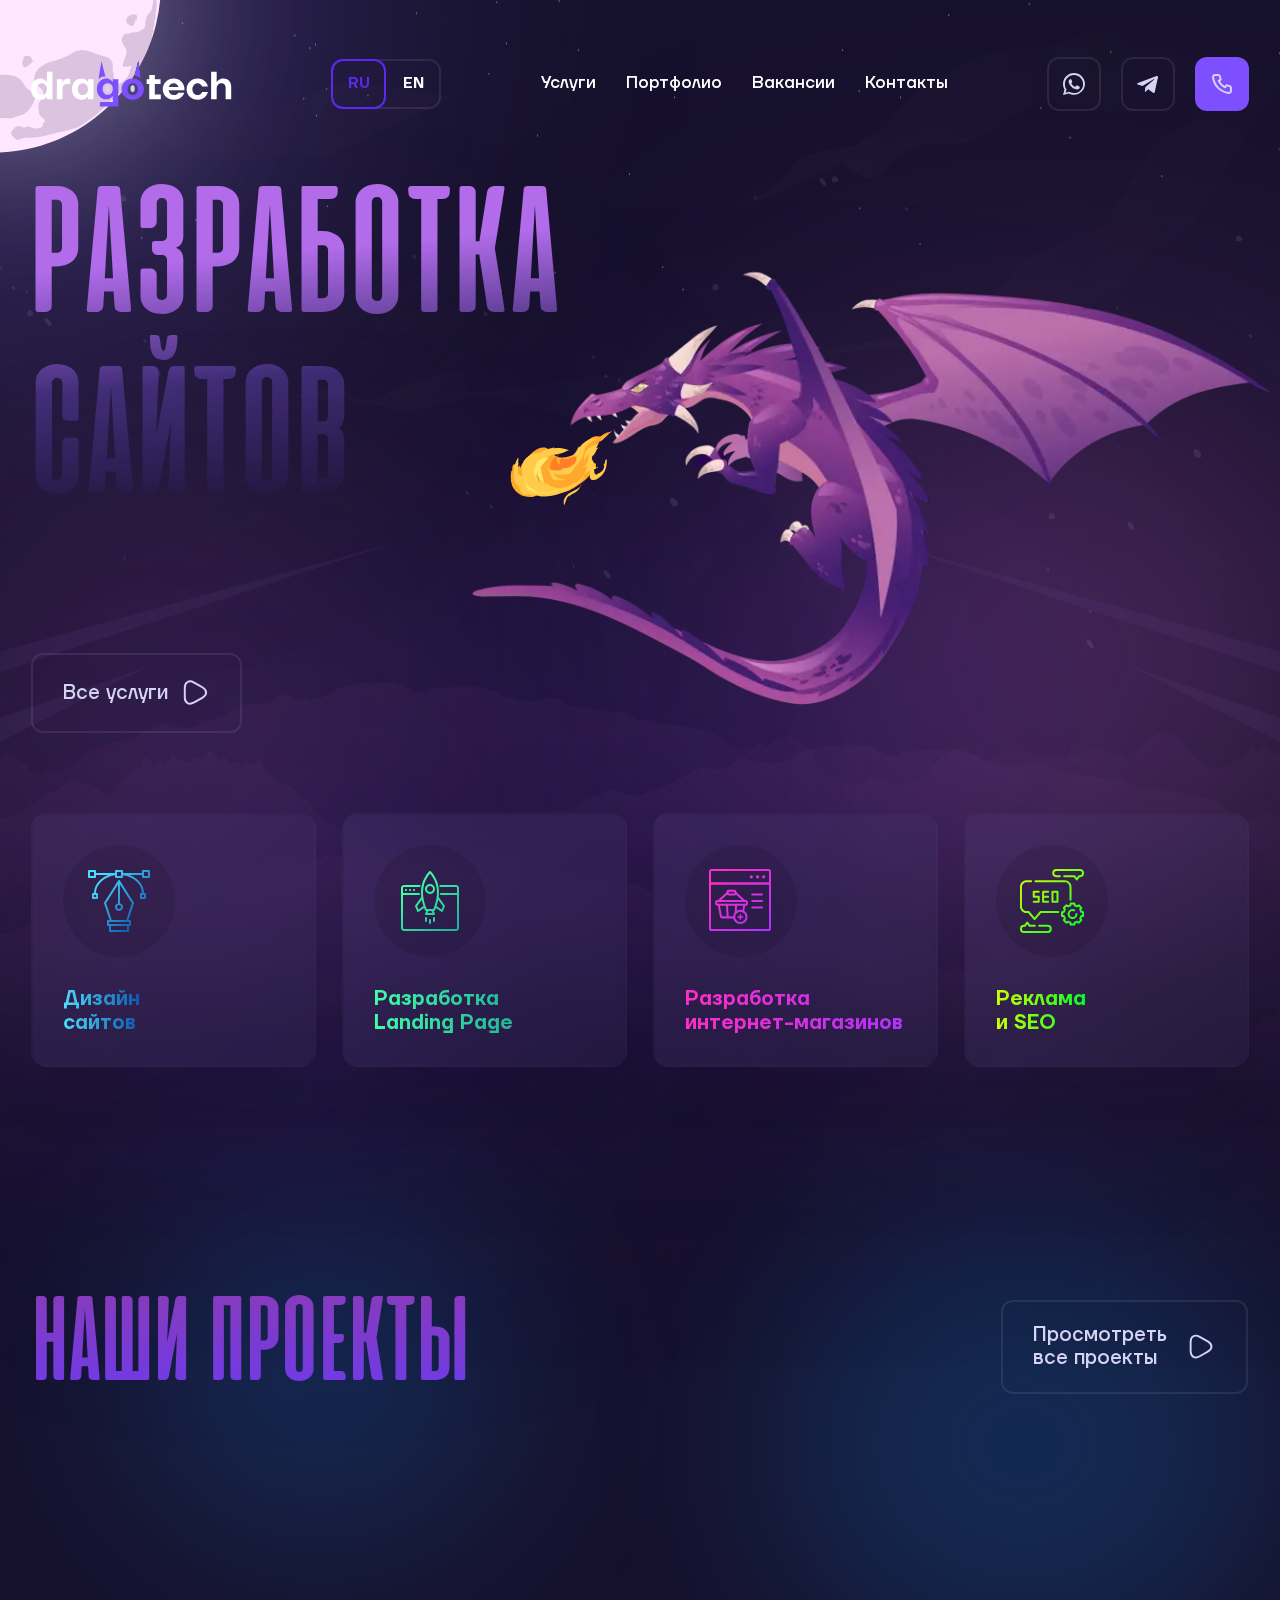
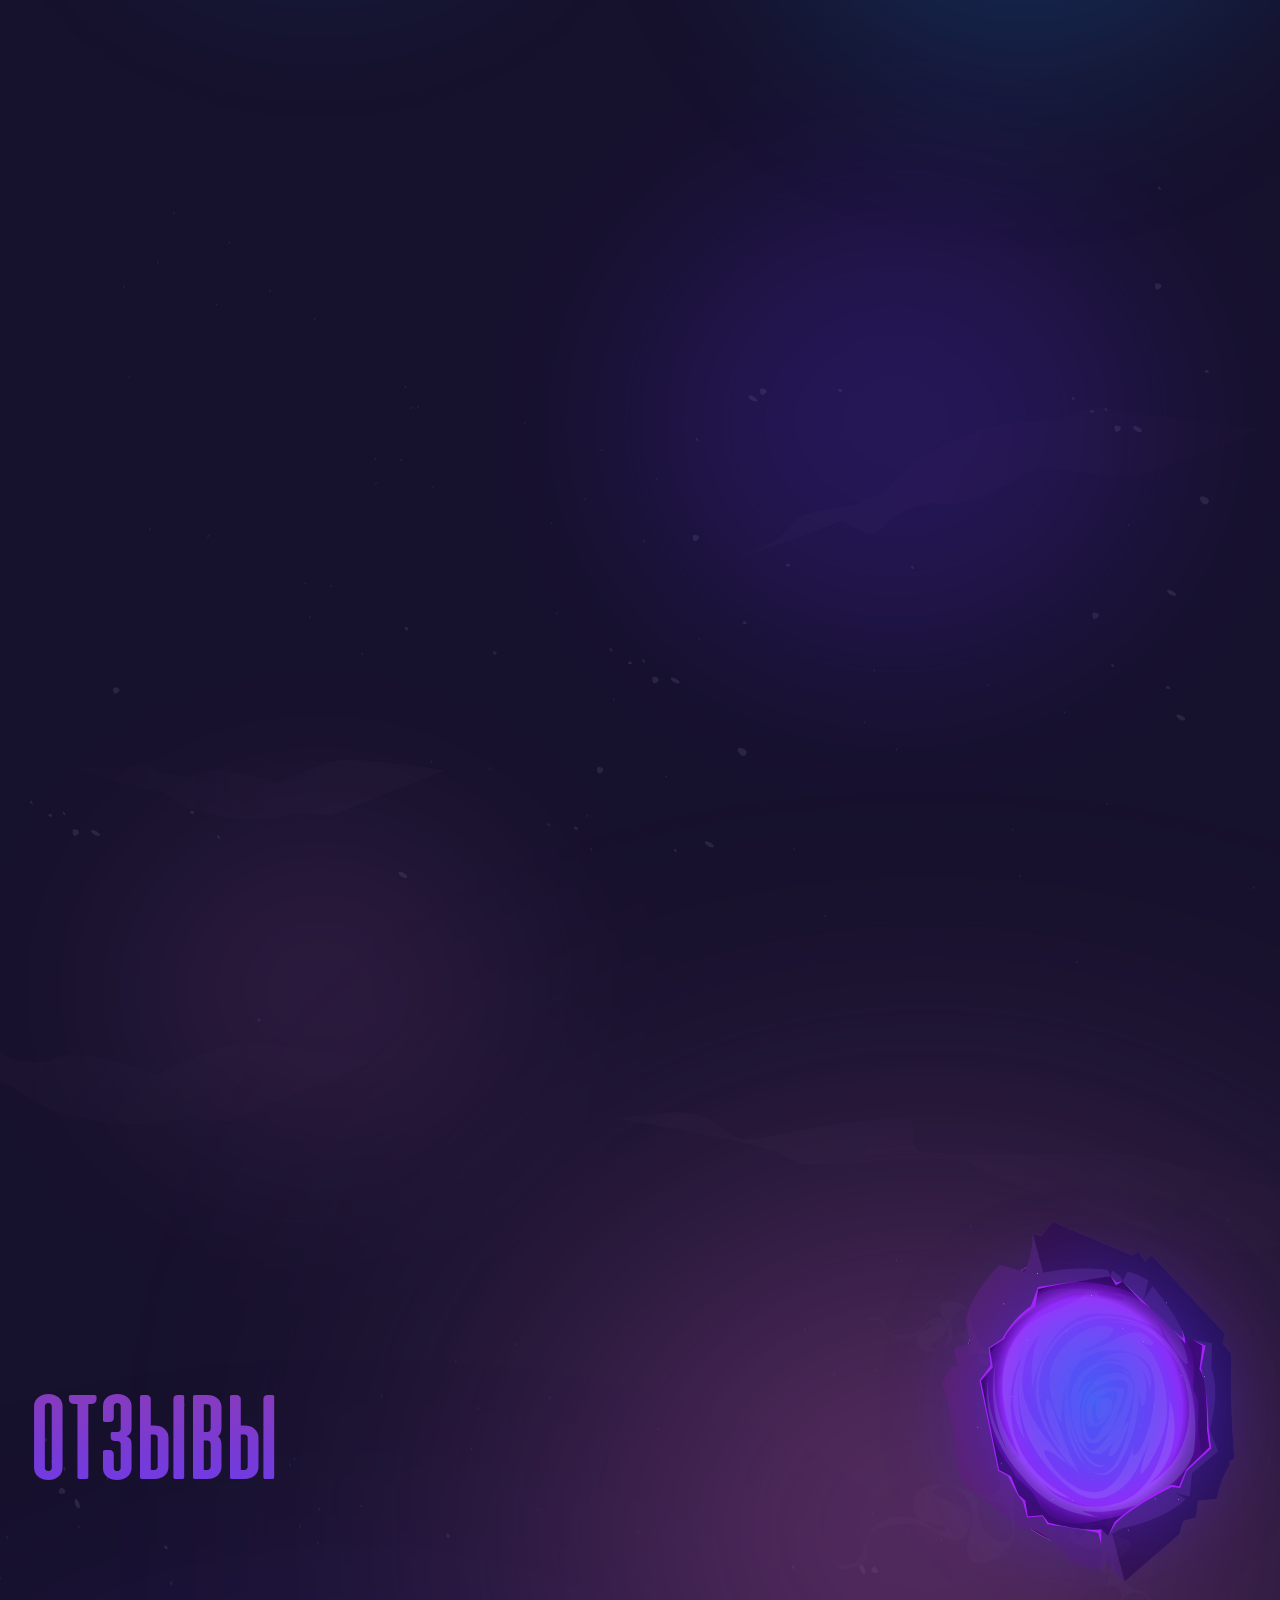
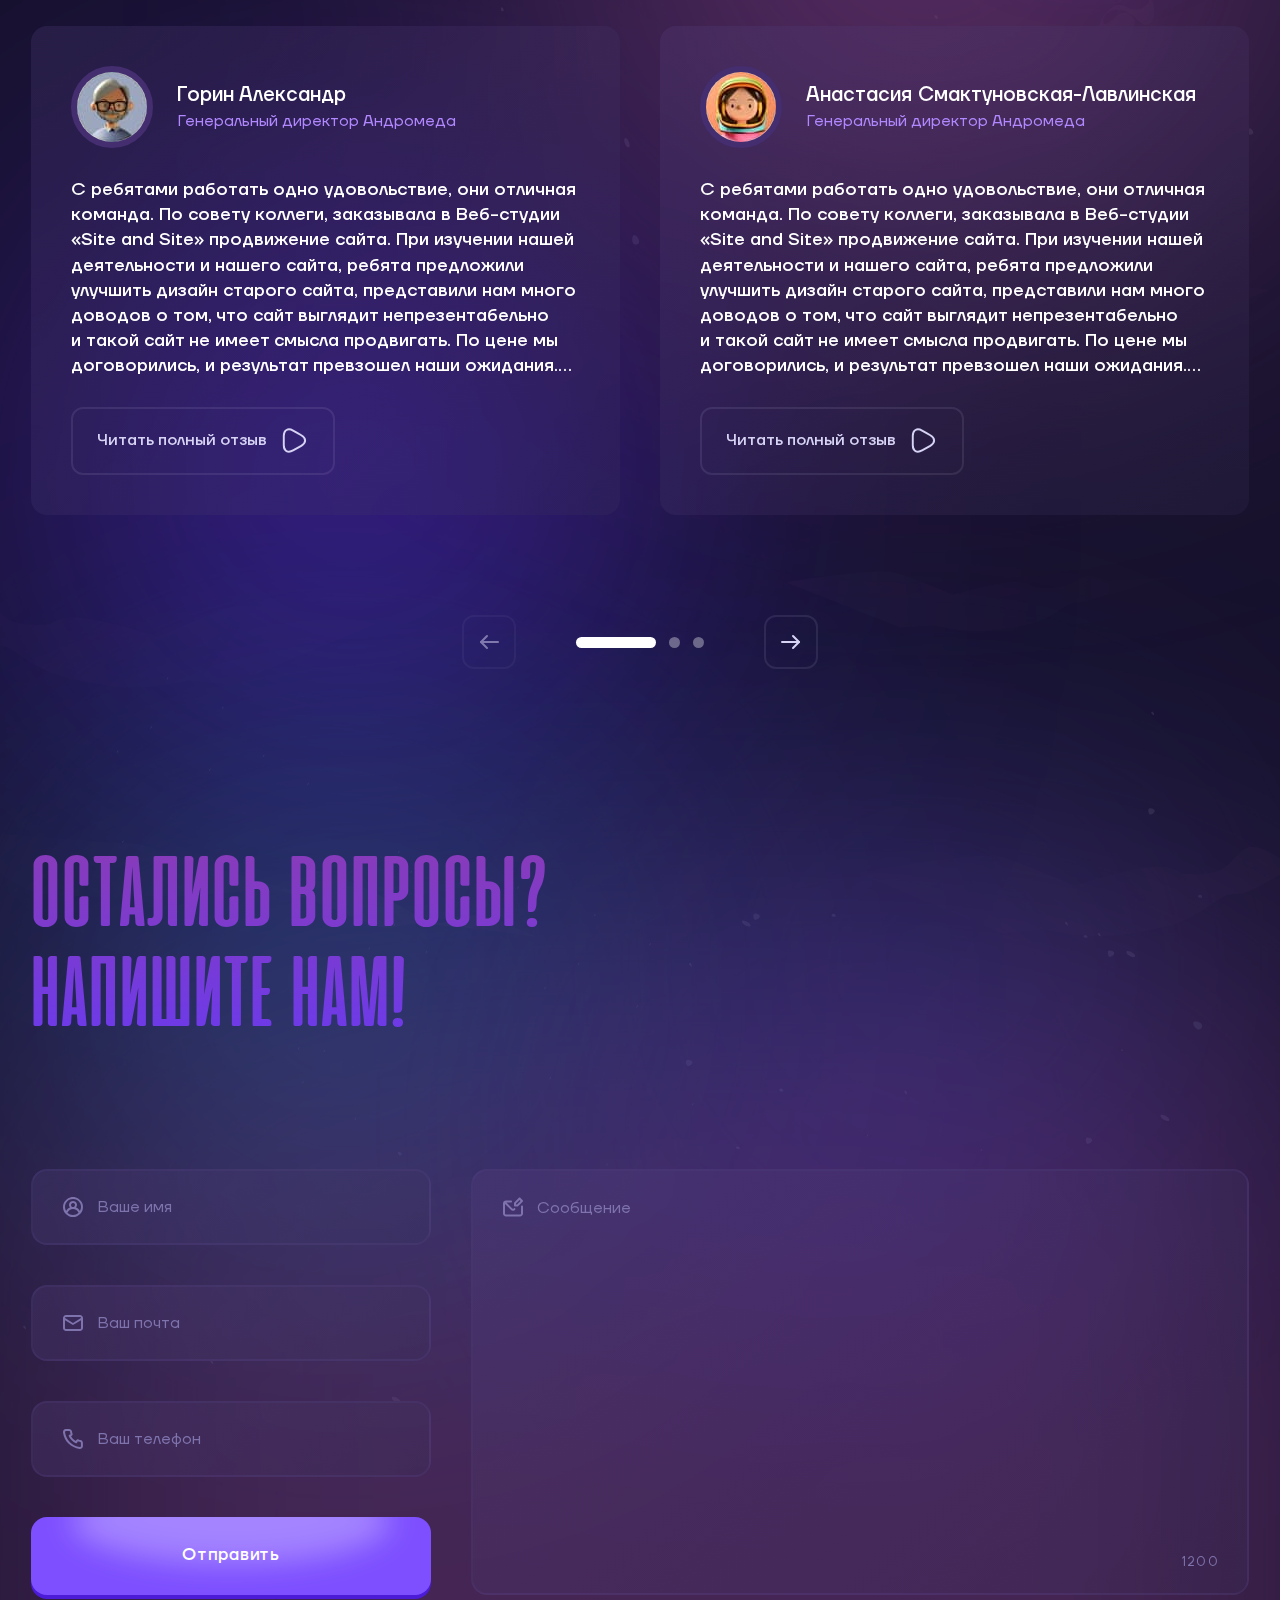
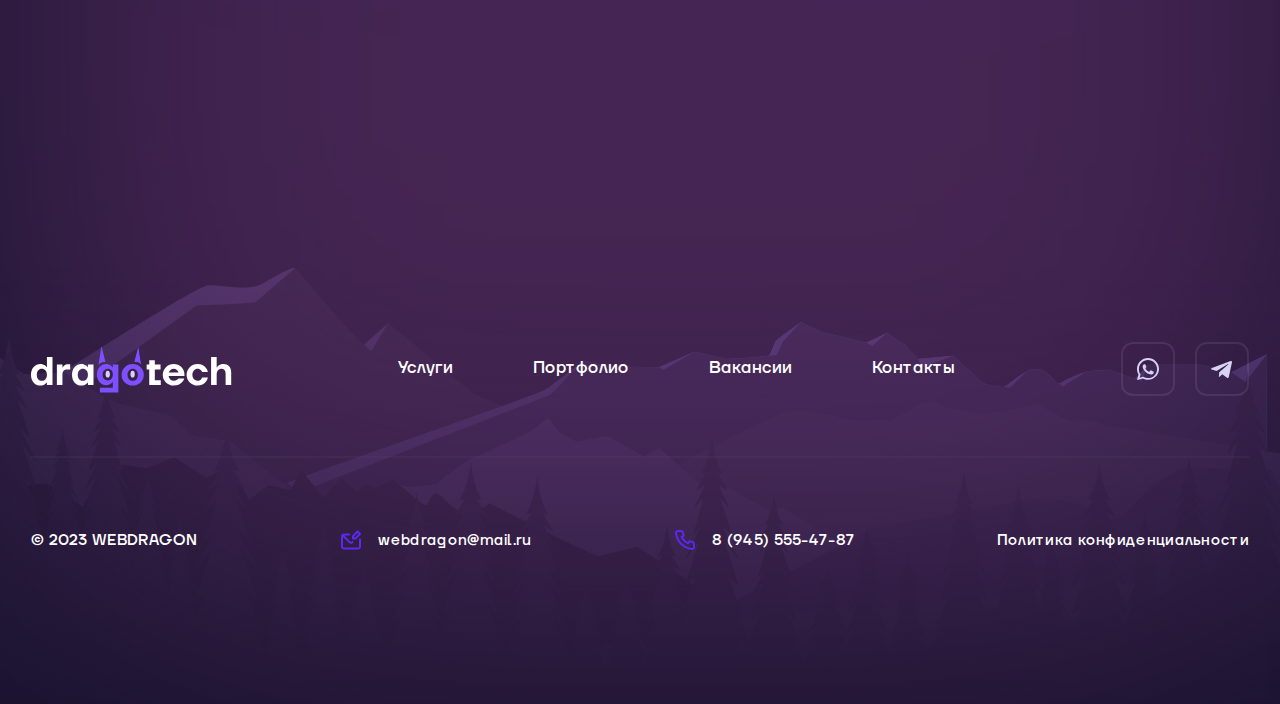
<file: index.html>
<!DOCTYPE html>
<html lang="ru" class="page">

<head>
   <meta charset="UTF-8">
   <meta name="viewport" content="width=device-width, initial-scale=1.0">
   <link rel="shortcut icon" href="favicon.ico" type="image/x-icon">
   <meta http-equiv="X-UA-Compatible" content="ie=edge">
   <meta name="theme-color" content="#111111">
   <title>Главная</title>

   <link rel="preload" href="fonts/CinematograficaBold.woff2" as="font" type="font/woff2" crossorigin>
   <link rel="preload" href="fonts/ManropeBold.woff2" as="font" type="font/woff2" crossorigin>
   <link rel="preload" href="fonts/TTFirsNeueBold.woff2" as="font" type="font/woff2" crossorigin>
   <link rel="preload" href="fonts/TTFirsNeueDemiBold.woff2" as="font" type="font/woff2" crossorigin>
   <link rel="preload" href="fonts/TTFirsNeueMedium.woff2" as="font" type="font/woff2" crossorigin>
   <link rel="preload" href="fonts/TTFirsNeueRegular.woff2" as="font" type="font/woff2" crossorigin>
   <link rel="stylesheet" href="css/vendor.css">
   <link rel="stylesheet" href="css/main.css">
   <link rel="preload" href="css/hover.css" as="style" onload="this.onload=null;this.rel='stylesheet'">
   <noscript>
      <link rel="stylesheet" href="css/hover.css">
   </noscript>
   <link rel="preload" href="css/animation.css" as="style" onload="this.onload=null;this.rel='stylesheet'">
   <noscript>
      <link rel="stylesheet" href="css/animation.css">
   </noscript>
</head>

<body class="page__body loader">
   <style type="text/css">
      #overlay {
         position: fixed;
         z-index: 9990;
         top: 0;
         left: 0;
         bottom: 0;
         right: 0;
         background: #16112C;
         transition: 1s 0.4s;
      }

      body.loader {
         overflow: hidden;
         height: 100vh;
      }

      #progress {
         position: absolute;
         width: 0;
         height: 100%;
         background-image: url(loader.svg);
         background-position: center;
         background-repeat: no-repeat;
         background-size: 400px 90px;
         background-attachment: fixed;
         top: 0;
         left: 0;
         transition: .4s;
         z-index: 9993;
      }

      #overlay__block {
         position: absolute;
         inset: 0;
         margin: auto;
         width: 400px;
         height: 90px;
         z-index: 9991;
      }

      #progstat {
         position: absolute;
         top: 0;
         left: 0;
         width: 100%;
         height: 100%;
         background-image: url(loaderBack.svg);
         background-position: center;
         background-repeat: no-repeat;
         background-size: contain;
         z-index: 9992;
      }

      @media screen and (max-width: 576px) {
         #progress {
            background-size: 200px 45px;
         }

         #overlay__block {
            width: 200px;
            height: 45px;
         }
      }
   </style>
   <div id="overlay">
      <div id="overlay__block">
         <div id="progstat"></div>
         <div id="progress"></div>
      </div>
   </div>
   <script>
      (function () {
         function id(v) { return document.getElementById(v); }
         function loadbar() {
            var ovrl = id("overlay"),
               prog = id("progress"),
               stat = id("progstat"),
               img = document.images,
               c = 0,
               tot = img.length;
            if (tot == 0) return doneLoading();

            function imgLoaded() {
               c += 1;
               var perc = ((100 / tot * c) << 0) + "%";
               prog.style.width = perc;
               if (c === tot) return doneLoading();
            }
            function doneLoading() {
               setTimeout(function () {
                  document.querySelector('body').classList.remove('loader')
                  ovrl.style.opacity = 0;
               }, 400);
               setTimeout(function () {
                  ovrl.style.display = "none";
               }, 1600);
            }
            for (var i = 0; i < tot; i++) {
               var tImg = new Image();
               tImg.onload = imgLoaded;
               tImg.onerror = imgLoaded;
               tImg.src = img[i].src;
            }
         }
         document.addEventListener('DOMContentLoaded', loadbar, false);
      }());
   </script>
   <div class="site-container">
      <header class="header fixed-block">
   <div class="container header__container">
      <button class="btn-reset burger __btnIco" aria-label="открыть меню">
         <div class="burger__line"></div>
      </button>
      <a href="index.html" class="logo">
         <img src="img/svg/logo.svg" alt="logo webdragon" class="img-con" width="201" height="46">
      </a>
      <label class="switch">
         <span class="switch__item __active">RU</span>
         <input type="checkbox" class="switch__input">
         <span class="switch__item">EN</span>
      </label>
      <nav class="nav">
         <ul class="list-reset nav__list">
            <li class="nav__item">
               <a href="service.html" class="nav__link __link">Услуги</a>
            </li>
            <li class="nav__item">
               <a href="projects.html" class="nav__link __link">Портфолио</a>
            </li>
            <li class="nav__item">
               <a href="job.html" class="nav__link __link">Вакансии</a>
            </li>
            <li class="nav__item">
               <a href="#contactForm" class="nav__link __link __scrollContact">Контакты</a>
            </li>
         </ul>
         <div class="social">
            <a href="#" class="social__item __btnBorder">
               <svg class="social__img __btnBorder__img" viewBox="0 0 24 24" fill="none"
                  xmlns="http://www.w3.org/2000/svg">
                  <path fill-rule="evenodd" clip-rule="evenodd"
                     d="M19.6999 4.1625C17.6374 2.1 14.8874 1 11.9999 1C5.94994 1 0.999939 5.95 0.999939 12C0.999939 13.925 1.54995 15.85 2.51245 17.5L0.999939 23L6.77496 21.4875C8.42496 22.3125 10.2124 22.8625 11.9999 22.8625C18.0499 22.8625 22.9999 17.9125 22.9999 11.8625C22.9999 8.975 21.7624 6.225 19.6999 4.1625ZM11.9999 21.075C10.3499 21.075 8.69995 20.6625 7.32495 19.8375L7.04993 19.7L3.61243 20.6625L4.57495 17.3625L4.29993 16.95C3.33743 15.4375 2.92493 13.7875 2.92493 12.1375C2.92493 7.1875 7.04994 3.0625 11.9999 3.0625C14.4749 3.0625 16.675 4.025 18.4625 5.675C20.25 7.4625 21.0749 9.6625 21.0749 12.1375C21.0749 16.95 17.0874 21.075 11.9999 21.075ZM16.9499 14.2C16.6749 14.0625 15.3 13.375 15.025 13.375C14.75 13.2375 14.6124 13.2375 14.4749 13.5125C14.3374 13.7875 13.7875 14.3375 13.65 14.6125C13.5125 14.75 13.3749 14.75 13.0999 14.75C12.8249 14.6125 12 14.3375 10.9 13.375C10.075 12.6875 9.52495 11.725 9.38745 11.45C9.24995 11.175 9.38746 11.0375 9.52496 10.9C9.66246 10.7625 9.79994 10.625 9.93744 10.4875C10.0749 10.35 10.075 10.2125 10.2125 10.075C10.35 9.9375 10.2125 9.8 10.2125 9.6625C10.2125 9.525 9.66245 8.15 9.38745 7.6C9.24995 7.1875 8.97496 7.1875 8.83746 7.1875C8.69996 7.1875 8.56242 7.1875 8.28742 7.1875C8.14992 7.1875 7.87492 7.1875 7.59992 7.4625C7.32492 7.7375 6.63745 8.425 6.63745 9.8C6.63745 11.175 7.59993 12.4125 7.73743 12.6875C7.87493 12.825 9.66242 15.7125 12.4124 16.8125C14.7499 17.775 15.1625 17.5 15.7125 17.5C16.2625 17.5 17.3624 16.8125 17.4999 16.2625C17.7749 15.575 17.7749 15.025 17.6374 15.025C17.4999 14.3375 17.2249 14.3375 16.9499 14.2Z"
                     fill="#D7D3F4" />
               </svg>
            </a>
            <a href="#" class="social__item __btnBorder">
               <svg class="social__img __btnBorder__img" viewBox="0 0 24 24" fill="none"
                  xmlns="http://www.w3.org/2000/svg">
                  <path
                     d="M9.24017 15.2041L8.89279 19.9505C9.3898 19.9505 9.60505 19.7431 9.86318 19.4941L12.1934 17.3308L17.0217 20.7657C17.9072 21.2451 18.5311 20.9926 18.77 19.9743L21.9393 5.54819L21.9402 5.54734C22.2211 4.27574 21.4668 3.7785 20.6041 4.09044L1.97487 11.0188C0.703463 11.4982 0.722713 12.1867 1.75874 12.4986L6.52148 13.9376L17.5844 7.21333C18.105 6.87843 18.5784 7.06373 18.189 7.39863L9.24017 15.2041Z"
                     fill="#D7D3F4" />
               </svg>
            </a>
         </div>
         <label class="switch">
            <span class="switch__item __active">RU</span>
            <input type="checkbox" class="switch__input">
            <span class="switch__item">EN</span>
         </label>
      </nav>
      <div class="social">
         <a href="#" class="social__item __btnBorder">
            <svg class="social__img __btnBorder__img" viewBox="0 0 24 24" fill="none"
               xmlns="http://www.w3.org/2000/svg">
               <path fill-rule="evenodd" clip-rule="evenodd"
                  d="M19.6999 4.1625C17.6374 2.1 14.8874 1 11.9999 1C5.94994 1 0.999939 5.95 0.999939 12C0.999939 13.925 1.54995 15.85 2.51245 17.5L0.999939 23L6.77496 21.4875C8.42496 22.3125 10.2124 22.8625 11.9999 22.8625C18.0499 22.8625 22.9999 17.9125 22.9999 11.8625C22.9999 8.975 21.7624 6.225 19.6999 4.1625ZM11.9999 21.075C10.3499 21.075 8.69995 20.6625 7.32495 19.8375L7.04993 19.7L3.61243 20.6625L4.57495 17.3625L4.29993 16.95C3.33743 15.4375 2.92493 13.7875 2.92493 12.1375C2.92493 7.1875 7.04994 3.0625 11.9999 3.0625C14.4749 3.0625 16.675 4.025 18.4625 5.675C20.25 7.4625 21.0749 9.6625 21.0749 12.1375C21.0749 16.95 17.0874 21.075 11.9999 21.075ZM16.9499 14.2C16.6749 14.0625 15.3 13.375 15.025 13.375C14.75 13.2375 14.6124 13.2375 14.4749 13.5125C14.3374 13.7875 13.7875 14.3375 13.65 14.6125C13.5125 14.75 13.3749 14.75 13.0999 14.75C12.8249 14.6125 12 14.3375 10.9 13.375C10.075 12.6875 9.52495 11.725 9.38745 11.45C9.24995 11.175 9.38746 11.0375 9.52496 10.9C9.66246 10.7625 9.79994 10.625 9.93744 10.4875C10.0749 10.35 10.075 10.2125 10.2125 10.075C10.35 9.9375 10.2125 9.8 10.2125 9.6625C10.2125 9.525 9.66245 8.15 9.38745 7.6C9.24995 7.1875 8.97496 7.1875 8.83746 7.1875C8.69996 7.1875 8.56242 7.1875 8.28742 7.1875C8.14992 7.1875 7.87492 7.1875 7.59992 7.4625C7.32492 7.7375 6.63745 8.425 6.63745 9.8C6.63745 11.175 7.59993 12.4125 7.73743 12.6875C7.87493 12.825 9.66242 15.7125 12.4124 16.8125C14.7499 17.775 15.1625 17.5 15.7125 17.5C16.2625 17.5 17.3624 16.8125 17.4999 16.2625C17.7749 15.575 17.7749 15.025 17.6374 15.025C17.4999 14.3375 17.2249 14.3375 16.9499 14.2Z"
                  fill="#D7D3F4" />
            </svg>
         </a>
         <a href="#" class="social__item __btnBorder">
            <svg class="social__img __btnBorder__img" viewBox="0 0 24 24" fill="none"
               xmlns="http://www.w3.org/2000/svg">
               <path
                  d="M9.24017 15.2041L8.89279 19.9505C9.3898 19.9505 9.60505 19.7431 9.86318 19.4941L12.1934 17.3308L17.0217 20.7657C17.9072 21.2451 18.5311 20.9926 18.77 19.9743L21.9393 5.54819L21.9402 5.54734C22.2211 4.27574 21.4668 3.7785 20.6041 4.09044L1.97487 11.0188C0.703463 11.4982 0.722713 12.1867 1.75874 12.4986L6.52148 13.9376L17.5844 7.21333C18.105 6.87843 18.5784 7.06373 18.189 7.39863L9.24017 15.2041Z"
                  fill="#D7D3F4" />
            </svg>
         </a>
         <button data-popupId="popupPhone" class="btn-reset header__btn __btn popup__link"
            aria-label="перезвонить">Перезвонить</button>
         <button data-popupId="popupPhone" class="btn-reset header__btn  __btnIco popup__link" aria-label="перезвонить">
            <svg class="header__btn__img" viewBox="0 0 24 24" fill="none" xmlns="http://www.w3.org/2000/svg">
               <path
                  d="M19.44 13.0004C19.22 13.0004 18.99 12.9304 18.77 12.8804C18.3245 12.7822 17.8866 12.6518 17.46 12.4904C16.9961 12.3216 16.4861 12.3304 16.0283 12.515C15.5704 12.6996 15.1971 13.047 14.98 13.4904L14.76 13.9404C13.786 13.3985 12.891 12.7256 12.1 11.9404C11.3147 11.1494 10.6418 10.2544 10.1 9.28036L10.52 9.00036C10.9633 8.78327 11.3108 8.40989 11.4954 7.95205C11.68 7.49421 11.6888 6.98427 11.52 6.52036C11.3612 6.09278 11.2309 5.65515 11.13 5.21036C11.08 4.99036 11.04 4.76036 11.01 4.53036C10.8885 3.82598 10.5196 3.1881 9.9696 2.7316C9.4196 2.27509 8.72467 2.02997 8.00998 2.04036H5.00998C4.57901 2.03631 4.15223 2.12517 3.75869 2.30089C3.36515 2.4766 3.01409 2.73505 2.72941 3.05864C2.44473 3.38222 2.23311 3.76335 2.10897 4.17607C1.98482 4.58879 1.95106 5.02342 2.00998 5.45036C2.54272 9.63974 4.45601 13.5322 7.44763 16.513C10.4393 19.4938 14.3387 21.3929 18.53 21.9104H18.91C19.6474 21.9114 20.3594 21.6409 20.91 21.1504C21.2263 20.8674 21.4791 20.5205 21.6514 20.1327C21.8238 19.7448 21.9119 19.3248 21.91 18.9004V15.9004C21.8977 15.2057 21.6448 14.5369 21.1943 14.008C20.7439 13.4791 20.1238 13.123 19.44 13.0004ZM19.94 19.0004C19.9398 19.1423 19.9094 19.2827 19.8508 19.412C19.7921 19.5413 19.7066 19.6566 19.6 19.7504C19.4882 19.8468 19.3576 19.9189 19.2164 19.962C19.0752 20.005 18.9265 20.0181 18.78 20.0004C15.0349 19.5202 11.5562 17.8068 8.89269 15.1306C6.22917 12.4545 4.53239 8.96769 4.06998 5.22036C4.05406 5.07387 4.06801 4.92569 4.11098 4.78475C4.15395 4.64381 4.22505 4.51304 4.31998 4.40036C4.41369 4.29369 4.52904 4.2082 4.65836 4.14957C4.78767 4.09095 4.92799 4.06054 5.06998 4.06036H8.06998C8.30253 4.05518 8.5296 4.13124 8.71212 4.27543C8.89464 4.41962 9.02119 4.62293 9.06998 4.85036C9.10998 5.12369 9.15998 5.39369 9.21998 5.66036C9.3355 6.1875 9.48924 6.70554 9.67998 7.21036L8.27998 7.86036C8.16028 7.91528 8.0526 7.9933 7.96314 8.08995C7.87367 8.1866 7.80418 8.29997 7.75865 8.42355C7.71312 8.54713 7.69245 8.67849 7.69783 8.81008C7.7032 8.94167 7.73452 9.0709 7.78998 9.19036C9.22918 12.2731 11.7072 14.7512 14.79 16.1904C15.0334 16.2904 15.3065 16.2904 15.55 16.1904C15.6747 16.1457 15.7893 16.0768 15.8871 15.9875C15.985 15.8983 16.0641 15.7905 16.12 15.6704L16.74 14.2704C17.2569 14.4552 17.7846 14.6088 18.32 14.7304C18.5866 14.7904 18.8566 14.8404 19.13 14.8804C19.3574 14.9291 19.5607 15.0557 19.7049 15.2382C19.8491 15.4207 19.9252 15.6478 19.92 15.8804L19.94 19.0004Z"
                  fill="#D7D3F4" />
            </svg>
         </button>
      </div>
   </div>
</header>
      <main class="main">
         <section class="hero">
   <div class="blob04">
   </div>
   <div class="blob03">
   </div>
   <div class="blob02">
   </div>
   <div class="blob01">
   </div>
   <div class="cloud">
      <svg fill="none" viewBox="0 0 1920 869" xmlns="http://www.w3.org/2000/svg">
         <g clip-path="url(#d)" clip-rule="evenodd" fill-opacity=".1" fill-rule="evenodd">
            <path
               d="m1920 118.97c-1.92-1.121-2.4-3.683-4-5.124-7.36-0.48-10.88 2.562-14.88 5.444-3.36-1.441-6.88-0.64-9.44 0.961-2.56-0.64-5.28-1.121-6.24-3.202-1.28 0-1.6 1.441-3.52 0.96-1.28-2.402-2.4-4.964-4.48-6.405-0.48 0.961-2.88-0.96-3.68 0.481-1.6 0-1.6 1.441-3.2 1.441-1.12-0.481-1.76-1.441-2.24-2.722-1.6 0.8-3.2-0.641-4.96 0.48-0.8-2.722-2.72-4.644-3.68-7.366-0.96-0.96-1.44-2.081-2.24-3.202-0.96-0.8009-2.4-0.961-2.72-2.242-0.96 1.281-0.96 3.523-2.72 4.163-2.88-0.64-5.6-1.601-6.24-4.6434-1.92 0-2.08 2.2414-4.48 1.7614-4.32-0.9608-4.64-5.9246-8.16-7.686-0.64-1.9215-1.92-3.2025-2.72-4.9639-1.12-1.4411-1.28-3.843-2.72-4.9639-2.72-0.4804-2.88 1.6013-4.96 1.7614-1.92-2.7221-5.92-3.0424-8.64-4.9639-3.52 1.281-3.84 5.6044-6.72 7.3658-2.08 0-2.88-0.9608-4.48-1.4412-1.12 0.4804-3.04 0.8007-3.52-0.4803-1.28 0.6405-2.72 1.281-3.68 2.2417-1.92-0.1601-2.24-2.0816-4-2.2417-0.96 0-0.48 1.7613-1.28 1.7613-1.12 0-1.92 0.1602-1.76 1.4412-1.12 0.9607-1.92 2.2417-2.72 3.6829-1.44-0.6405-2.4-1.9215-3.68-2.7222-1.6 1.7614-2.08 4.6437-4 5.9247-2.4 0.4803-4.32 0-5.44-1.7614-1.28-1.281-1.12 1.1209-2.72 0.9607-0.96-1.6012-2.56-2.7221-4-3.6828-1.6-1.281-1.76 1.9215-3.68 1.7613-0.32-0.9607-3.04-1.7613-3.68-0.9607-1.6-0.1601-1.6-2.0816-3.52-1.7614-0.96-0.9608-3.04-0.6405-3.2-2.2418-1.28 0.4804-2.4 0.4804-3.68 0-0.96-1.2809-2.4-2.0816-3.2-3.6828-0.48-0.6405-0.64-1.9215-1.28-2.2418-1.44 0.3203-0.96-1.1209-1.76-1.4411-3.2 0.3202-3.52 3.5227-4.96 5.4442-2.24 0.1602-1.92 2.8823-4 3.2026-0.64-1.2811-2.88-1.1209-4-1.7614-1.6-2.7222-2.4-6.405-4.96-8.1664-1.6 1.4411-1.6 4.4835-3.2 5.9246-2.24 4.0032-4.96 7.3658-6.72 11.849-1.92-0.6405-4.48-0.8006-5.44 0.9607-1.44 0-2.88-1.1208-4 0-1.76 0.6406-2.08 2.4019-3.2 3.6833-1.76 0.48-2.56 1.921-4 2.722-7.68-0.16-10.08 4.964-16.64 5.924-2.24 0-2.56-1.921-4.48-2.241-1.92 0-3.36-0.961-5.44-0.961-1.92-1.761-5.12-2.082-6.72-4.163-1.92-1.441-3.84-3.0428-6.24-4.1636-3.84-3.3627-7.68-6.5652-11.2-10.088-1.6-3.5228-4.16-6.0848-5.92-9.6075-1.76-1.1209-4-1.7614-4.96-3.6829-0.96-0.8007-3.52 0-4-1.4412-1.44-2.562-2.24-5.6043-4-7.686-1.76-0.3202-0.96 1.7614-2.24 1.7614-1.6-0.3202-2.08-1.9215-4-1.7614-1.6-0.3202-1.92 0.4804-2.72 0.9608 0-1.1209-1.92-0.4804-2.24-1.4411-0.8 0.8006-2.56 0.8006-3.52 1.4411-2.08-0.3203-2.4-2.562-4.48-2.7221-3.04 0.3202-4.16 2.562-5.44 4.6436-1.12 0-0.8-1.6013-2.24-1.4411-0.8 1.4411-1.6 2.7221-3.68 2.7221-0.64 1.281-2.08 1.9215-3.2 2.7221-0.96 0.9608-1.44 2.0816-2.24 3.2025-1.12 0.3203-2.72 0.3203-3.2 1.4412-0.32 1.281-2.08 0.9607-2.24 2.2417-1.76 1.1209-3.36 2.4019-4.48 4.1633-1.76 0.3202-2.88 1.4411-4.48 1.7613-1.44 1.1209-2.72 2.5621-3.2 4.6437-1.28 0.1601-2.4 0.1601-3.68 1.4411-0.8 0.8006-1.44 2.4019-1.76 3.6829-2.08 0-2.56-1.9215-4-2.7221-2.08 0.1601-3.36-0.1602-4.96-0.4804-0.48-1.1209-2.72-0.6405-3.2-1.7614-1.28-0.3202-1.12-1.9215-2.72-1.7614-2.56-0.4804-3.36 0.9608-5.44 0.9608-2.24-0.9608-2.88-3.5228-5.92-3.6829-1.6-0.8006-2.24 0-2.72 1.4411-2.56-1.6012-4.8-0.9607-8.16-1.4411-2.56-0.6405-3.68-2.7221-6.72-2.7221-2.4 0.8006-3.2 3.0424-4.96 4.6436-1.76 0.4804-2.56-0.9608-3.68 0-0.64 0.8006-0.96 1.7614-2.24 1.7614-0.96-1.1209-2.56-1.6013-3.68-2.7222-1.6 0.4804-2.24 1.9215-4 2.2418-2.08 0-2.24 1.6013-3.68 2.2418-1.6 0.4803-1.12-1.7614-2.24-2.2418-0.8-0.3203-1.92 0.3203-2.72-0.4804-0.48-0.6405-0.96-1.4411-1.76-2.2417-2.24 1.9215-3.68 4.4835-4.48 7.8461-2.24-0.4804-3.36-2.0816-5.92-2.2417-2.88 1.1208-5.6-0.3203-6.72 2.2417-1.6 0-0.32-3.0424-2.24-2.7221-0.32-1.1209-1.28-1.7614-1.28-3.2025-1.92 0-0.64 2.8822-3.2 2.2417-2.08 0.4804-2.56-0.8006-3.68-1.4411-0.8-1.6013-2.88 1.281-3.2-0.9607-2.08 0.4803-2.24 3.0423-4 3.6828-1.12 1.281-2.88 1.9215-4.96 2.2418-2.4-0.8006-2.24-4.3234-3.68-6.405-2.88-0.1602-2.24 3.2025-5.44 2.7221-4-0.3202-4.64-3.843-8.16-4.6436-3.2 0.9607-5.92 2.4019-9.44 3.2025-2.24 0.1601-1.28-2.7221-3.2-2.7221-3.36 0.1601-4 2.8822-4.96 5.4442-0.64 0-0.96-0.9607-1.28-1.4411-0.32-0.3203-0.64 0-0.96-0.4804s-0.32-1.1209-0.96-1.7614c-0.64-0.8006-1.28-0.6405-2.72-1.4411-2.08 0.1601-2.4 2.0816-3.68 3.2025-1.44 0.6405-1.44 0-3.2 0-0.64 1.7614-1.76 3.0424-2.24 4.9639-2.72 0.3202-4.8 1.1209-7.2 1.7614-1.6 0.4803-1.92 2.2417-2.72 3.6829-1.44-0.8007-1.6-3.0424-3.68-3.2026-1.92-0.4803-2.56 0.4804-3.68 0.9608-0.64-1.9215-2.4-2.7221-2.72-4.9639-1.28-1.281-1.44-3.6829-3.68-4.1632-1.44-1.2811-1.44 1.6012-2.72 1.7613-0.96-1.1208-0.96 2.4019-2.72 1.7614-1.12-4.9639-5.12-7.0455-5.92-12.33-2.56 0.3202-3.68 2.0816-5.44 3.2025-1.76 0-3.2 0.4803-4 1.4411-1.6 0.3202-1.92-0.8006-3.68-0.4804-2.56 0.9608-5.28 1.6013-6.24 4.1633-1.28-1.7614-2.88 0-4.48 0.4804-0.64 1.281-1.92-0.8007-2.24 0.4803-0.64 0.6405-1.6 0.6405-2.24 0-1.12 1.6013-1.6 4.0032-2.72 5.4443-1.6 0-2.56-0.6405-3.68-1.4411-2.88 3.3626-5.12 7.2056-9.44 9.1276-1.28 2.722-2.88 5.284-4 8.166-1.6 2.242-1.6 6.245-4 7.686-1.6 1.441-2.08-0.961-3.52-0.961-0.96-1.281-2.4 0.641-4 0-1.6 0.961-1.92 3.363-2.72 4.964-0.48 1.922-2.4 2.562-3.68 3.683-3.2 0.16-4.8-1.281-6.72-2.242-2.56 0.32-2.24 3.843-4.96 4.163-3.2 0.161-4.32-1.761-7.2-1.761-3.68 0.48-4.64 3.843-8.16 4.644-1.92 0-1.44-2.562-2.72-3.203-1.92-0.64-3.04-2.242-5.92-1.761-0.8-1.601-2.56-2.242-3.2-4.163-1.6 0-1.28 2.401-3.2 2.241-1.12-1.441-1.92-3.042-3.68-3.683-1.44-0.16-1.92 0.641-2.24 1.442-0.64 1.12-1.76-0.481-1.76 0.48-2.72-0.801-4.64-2.562-7.68-3.203-3.68 0.801-6.24 2.883-8.16 5.445-2.4-0.321-2.56 1.601-4 2.241-1.44 0-2.24 0.801-4 0.481-2.08 0.16-2.08 2.402-3.68 3.202-1.6-0.8-2.24 0-4 0-4.32-0.96-7.36-3.202-11.2-4.643-1.28-1.441-2.4-3.043-3.68-4.644-0.96-1.761-1.44-3.683-3.68-4.163-1.92 0-3.52 0.48-4 1.761-1.76-0.961-1.92 1.121-3.68 1.441-2.4-0.64-3.2-2.722-4.96-4.163-2.56-0.48-4.16-2.402-5.92-2.242 0-1.601-1.28-1.761-2.24-2.241-3.36-8.647-6.24-17.614-9.92-26.101-2.4-0.8006-3.04-3.3626-6.24-3.2025-0.48-1.1209-1.6-1.7614-2.72-2.2418-0.32-0.9607-0.8 0-1.28 0s-0.48-1.1208-1.28-0.9607c-2.08-1.4411-2.24-4.8038-5.44-4.9639-0.64-2.8823-3.36-4.0031-4.48-6.405-1.92-0.4804-1.44 1.6012-3.2 1.4411-0.48-2.2417-3.04-2.4019-4-4.1632-1.12 1.6012-1.92 3.5227-3.2 4.9638-0.8 0.8007-2.24-0.8006-3.68-0.9607-1.28 1.1209-1.92 2.8822-3.2 4.1632-1.44 0-1.12-1.6012-1.76-2.2417-1.44 0-0.64 2.4019-2.24 2.2417-0.64 0.8007-3.04 0-2.72 1.7614-0.8-0.4804-0.8-1.6012-1.28-2.2417-2.4 0.8006-3.2 3.2025-4 5.4442-3.04 0.3203-3.2 3.3627-6.24 3.6829-1.92 0-3.04-0.6405-4-1.4411-2.56 0-1.12-4.0032-3.68-4.1633-3.04-0.3202-3.04 2.4019-4.48 3.6829-0.16 1.1209-1.28 1.4411-1.28 2.7221-1.44-0.1601-1.92 0.6405-2.24 1.4412-1.6 0.8006-1.28 0-2.24-0.9608-1.6 0.3203-2.24 1.9215-3.2 1.7614-1.12 1.1209-2.08 0.3202-4 0.9607-1.6-0.3202-2.4-1.4411-3.2-2.7221-2.56 0-3.2 1.7614-5.44 1.7614-0.16-0.9608-2.56-0.4804-2.24 0.4804-1.12 0-0.64-1.7614-1.28-2.2418-1.12 0-1.76 0.8006-3.2 0.4804-3.36-4.3234-8.64-6.8854-12.64-10.568-5.12-2.4019-8.64-6.5651-13.6-9.1271-5.28-1.1209-10.4-2.562-15.36-4.1633-1.76-0.3202-2.24 0.8006-4 0.4804-2.72-0.6405-4.96-1.9215-8.64-1.7614-2.08-1.1209-4.64-1.9215-8.16-1.7614-1.44-1.281-3.84-1.6012-5.92-2.2417-6.56 0.9607-12.96 0.3202-17.6-2.7221-1.6 0.1601-2.88 0.6405-4.96 0.4803-2.24 0-2.24-1.9215-4.96-1.4411-1.28-0.8006-3.52-0.8006-4.96-1.4411-3.04-0.3203-4.96 0.4804-7.68 0.4804-3.36-0.6406-6.4-1.7614-10.88-1.4412-6.56-2.8822-12.32-6.5651-18.88-9.6075-3.2 0.9608-6.56-0.4804-9.44-0.4804-0.32 0-0.48 0.4804-0.48 0.4804-2.88-0.1601-5.12-0.3202-8.64 0.4804-3.2-0.4804-4.96-2.2418-7.68-3.2025-3.2-0.4804-4.32 1.1209-7.2 0.9607-4.48-0.8006-8.48-1.9215-12.16-3.6829-4 0-9.92-0.9607-13.92-2.2417-2.24-0.3203-2.24-0.3203-4.48 0-2.88-2.4019-7.68-2.8823-11.2-4.6436-1.76-1.4412-3.52-2.7222-5.44-4.1633-1.6 0.3202-2.24-0.4804-3.2-0.9608-1.92 0-3.68 0.1602-4.96 0.9608-2.4-0.8006-3.68-2.7221-6.72-2.7221-4.16 0-5.76 2.4018-8.64 3.6828-3.04 1.1209-7.04 1.1209-10.4 1.7614-8.32-1.4411-17.28 0.8007-22.08-4.1632-6.08 0.4803-10.56-2.8823-14.88-2.7222-2.72-1.1208-4.32-3.2025-6.72-4.6436-4.96-1.4411-10.56-2.0816-13.92-4.9639-3.04-0.48038-5.92-0.96075-8.64-1.7614-8.8-0.32025-15.36-1.281-24.32-0.48037-1.76 0-2.56 0.96075-4 1.4411-1.44 0-2.24-0.80062-4-0.48037-1.6-0.32025-1.76 0.96075-3.2 0.96075-8.96 0-15.84 0.6405-22.56 0.96075-3.52 1.1209-5.92 3.5228-8.96 4.9639-2.72-2.0816-8.32 0-10.88-0.4804-2.56-0.3202-3.52-2.4018-6.24-2.7221-1.44-1.4411-3.04-2.7221-5.92-2.7221-1.28-2.2418-3.68-3.2025-5.92-4.6436-4.64 0.6405-6.72-1.4411-9.92-2.2418-3.2 0-5.12 1.6012-8.64 1.4411-2.24 0-2.88-1.6013-4.96-1.7614-2.88-0.32025-4.64 0.48038-7.2 0.48038-2.88 1.4411-4.48 1.6013-7.68 2.2418-4.64 0.32025-9.44-1.4411-13.92-1.4411-3.04 0-6.24 0.96076-8.96 1.7614-2.08 0.6405-4.32 1.4411-5.92 2.7221-3.04-0.96075-4.96 1.6012-6.72 0.48038-3.52 2.562-9.12 2.8822-11.68 6.405-0.8 0.8007-0.8-0.3202-2.24 0-1.6 0.9608-2.72 2.0817-4 3.2025-3.84 0.6405-6.88 2.2418-9.44 4.1633-5.28 0.4804-10.56 1.1209-13.92 3.6829-2.72-1.1209-4.16-3.3627-7.68-3.6829-3.36 0.4804-6.08 1.4411-8.96 2.2417-3.52-1.281-5.44-4.3233-8.64-5.9246-3.84-0.3202-7.04-0.4804-10.4 0-3.52 1.1209-5.76 3.6829-8.64 5.4443-2.56 2.0816-6.08 3.3626-8.96 4.9639-4.64 0.9607-11.2 0-15.84 0.9607-2.4-0.8006-4.48-1.7614-7.2-2.2417-6.56 2.4018-12.32 5.4442-17.6 9.1271-2.56 0.6405-4.96 2.0816-7.2 3.2025-6.4 3.2025-13.44 6.2449-19.84 10.088-3.52 1.1209-7.68 1.6013-11.68 2.2418-4 1.9215-8.32 3.843-11.68 6.405-3.2-0.3203-4.64 0.9607-7.68 0.9607-2.08-0.3202-4.32-0.4804-5.92-1.4411-2.24 1.1209-5.6 0-8.16 0-3.04-2.562-7.36-3.6829-11.68-4.9639-6.56 0-10.24 3.3626-15.84 4.6436-1.76 0.9608-4 1.7614-5.44 3.2025-2.08 0.1602-3.36 1.1209-5.44 1.4412-3.84 2.0816-7.2 4.4835-9.92 7.686-5.76 2.4019-10.56 5.7645-17.6 6.8854-3.84-0.1601-6.88-1.281-11.2-0.9608-4.32 0.9608-7.52 2.7222-11.68 3.6829-2.08 1.1209-4.32 2.2418-6.24 3.6829-8.16 2.2417-15.52 5.2841-21.12 10.088-3.68 1.4411-5.6 4.6436-8.64 6.8854-3.2 1.9211-5.28 4.9641-8.16 7.3661-5.28 0.16-7.84 3.042-11.68 4.643-2.72 0-6.24-0.48-7.68 0.961-2.08 0.48-1.44-1.761-3.68-1.441-5.28 1.121-10.4 2.242-13.92 4.964-2.24 0.16-4.16 0.64-6.24 0.961-2.24-0.641-1.44-3.043-4.48-1.762-1.28-2.562-3.36-4.643-5.92-5.924-0.48-3.363-2.4-5.285-4-7.366-1.6 0.48-3.68 0.48-5.44 0.961-1.92 0-1.44-2.5625-2.72-3.203-0.64-1.4411-1.44-2.4019-2.72-3.2025-1.44-1.281-2.24 1.1209-4.48 0.4804-2.4-1.281-4.16-3.3627-6.24-4.9639-2.56 0.1601-3.2 2.2417-5.44 2.7221-1.12 0-2.24 0-2.72-0.4804-1.44 0.8007-3.36 3.0424-5.44 1.7614-1.44 0.8006-2.08 2.562-2.72 4.1633-3.52 0.1601-5.76 1.9216-7.68 3.6826-2.08-0.16-3.36 0.16-4.96 0.481-4 2.241-6.24 6.565-10.88 8.166-2.72 0-4.8-0.961-7.2-1.441-1.76 0.64-2.88 1.921-4 3.202-1.92-1.12-2.4-3.682-5.92-3.202-2.72-0.641-2.24 1.921-3.68 2.722-2.08-0.32-2.72-3.042-4.96-1.761-0.16-1.602-1.12-2.562-2.24-3.203-2.56-1.121-3.2 0.641-5.44 0.961-0.32-1.601-1.44-2.242-1.76-3.683-0.32-1.121-1.92 0.801-2.72-0.48-1.44-4.004-4.48-6.4054-5.92-10.569-3.68 0.8006-4 5.124-6.24 7.3656-2.56 0.32-3.68-0.801-4.48-2.2416-1.6 0-2.24 0.8006-3.68 0.9607-0.48-1.9215-2.08-2.4019-2.24-4.6436-2.08 1.281-4.8 2.0816-6.72 3.6829-1.76-1.6013-4.48-2.562-5.92-4.6437-0.96-0.6405-1.12-2.2417-2.24-2.7221-0.96-0.8006-2.4-0.9607-2.72-2.2417-1.44-0.6405-2.24 0.3202-3.2 1.4411-2.08-1.4411-3.36-4.8038-7.2-3.2025-1.12-2.4019-3.04-4.0032-3.68-6.8854-1.76 0-1.44 1.9215-3.2 0.9607 0-2.2417-2.56-2.2417-2.72-4.6436-0.96-1.281-1.76-2.7221-2.24-4.6436-1.76-2.8823-3.2-5.9247-4-9.6075-2.88-0.3203-4.64 0.4803-6.72 0.9607-3.04-1.9215-4.8-5.2841-6.24-8.6468-3.36-0.9607-5.28-3.3626-6.72-6.405-2.24 0-3.68-0.8006-5.12-1.7614v521.21h1920v-449.15z"
               fill="url(#c)" />
            <path
               d="m1920 214.41c-0.96-0.961-2.24-1.762-2.56-3.363-1.92 0-1.28 2.722-3.52 2.562-1.12-1.441-2.08-3.363-4-4.003-1.6-0.16-2.08 0.64-2.56 1.441-0.64 1.281-1.92-0.641-1.92 0.48-3.04-0.96-5.12-2.882-8.48-3.522-4 0.96-6.88 3.202-8.96 6.084-2.72-0.32-2.88 1.762-4.48 2.562-1.6 0-2.56 0.801-4.48 0.481-2.24 0.16-2.4 2.562-4 3.522-1.76-0.96-2.4 0-4.48 0-4.64-1.12-8.16-3.522-12.48-5.124-1.44-1.601-2.72-3.362-4-4.963-0.96-1.922-1.6-4.004-4-4.484-2.08 0-3.84 0.48-4.48 2.082-1.92-1.121-2.08 1.121-4 1.441-2.72-0.641-3.52-3.043-5.44-4.484-2.72-0.48-4.48-2.562-6.4-2.562 0-1.761-1.44-1.921-2.56-2.562-3.68-9.607-7.04-19.535-10.88-28.822-2.56-0.961-3.36-3.683-7.04-3.523-0.64-1.281-1.76-1.922-3.04-2.562-0.32-1.121-0.96 0-1.44 0-0.64 0-0.48-1.281-1.44-0.961-2.24-1.601-2.4-5.284-5.92-5.604-0.8-3.203-3.68-4.324-4.96-7.046-2.24-0.48-1.6 1.762-3.52 1.441-0.64-2.401-3.36-2.562-4.48-4.483-1.28 1.761-2.08 3.843-3.52 5.604-0.96 0.801-2.4-0.8-4-0.96-1.28 1.281-2.24 3.202-3.52 4.483-1.6 0-1.28-1.761-1.92-2.562-1.6 0-0.64 2.722-2.56 2.562-0.8 0.961-3.36 0-3.04 2.082-0.8-0.481-0.96-1.762-1.44-2.562-2.72 0.8-3.52 3.522-4.48 6.084-3.36 0.321-3.52 3.843-7.04 4.004-2.08 0-3.36-0.641-4.48-1.442-2.88 0-1.28-4.483-4-4.483-3.36-0.32-3.36 2.722-4.96 4.003-0.16 1.281-1.44 1.601-1.44 3.042-1.6-0.16-2.08 0.641-2.56 1.442-1.76 0.8-1.44 0-2.56-0.961-1.76 0.32-2.56 2.242-3.52 2.081-1.28 1.281-2.24 0.321-4.48 0.961-1.76-0.32-2.72-1.601-3.52-3.042-2.88 0-3.52 1.921-5.92 2.081-0.16-1.12-2.72-0.48-2.56 0.481-1.28 0-0.8-1.922-1.44-2.562-1.12 0.16-1.92 0.8-3.52 0.48-3.68-4.804-9.44-7.526-13.92-11.689-5.76-2.722-9.44-7.206-14.88-10.088-5.76-1.281-11.52-2.882-16.96-4.483-1.92-0.321-2.4 0.96-4.48 0.48-3.04-0.801-5.44-2.082-9.44-2.082-2.4-1.281-5.12-2.241-8.96-2.081-1.6-1.441-4.32-1.762-6.4-2.562-7.36 1.121-14.4 0.32-19.36-3.043-1.76 0.321-3.2 0.801-5.44 0.481-2.4 0-2.56-2.242-5.44-1.441-1.44-0.961-3.84-0.801-5.44-1.441-3.36-0.321-5.44 0.48-8.48 0.48-3.84-0.641-7.04-1.922-12-1.441-7.2-3.203-13.6-7.366-20.96-10.568-3.52 1.12-7.2-0.481-10.4-0.481-0.32 0-0.48 0.481-0.48 0.481-3.2-0.161-5.76-0.321-9.44 0.48-3.52-0.48-5.6-2.402-8.48-3.523-3.52-0.64-4.8 1.121-8 0.961-4.96-0.961-9.44-2.242-13.44-4.003-4.48 0-10.88-1.121-15.36-2.562-2.4-0.321-2.56-0.321-4.96 0-3.2-2.562-8.32-3.203-12.48-4.964-1.92-1.601-3.84-3.043-5.92-4.484-1.76 0.321-2.4-0.64-3.52-0.96-2.24 0-4.16 0.16-5.44 0.96-2.56-0.96-4-3.042-7.52-3.042-4.48 0-6.4 2.562-9.44 4.003-3.36 1.121-7.68 1.281-11.52 2.082-9.12-1.602-19.04 0.8-24.32-4.484-6.88 0.641-11.68-3.2023-16.48-3.0422-3.04-1.1208-4.8-3.6828-7.52-5.124-5.44-1.4411-11.68-2.2417-15.36-5.6043-3.36-0.4804-6.56-1.1209-9.44-2.0817-9.76-0.3202-16.96-1.281-26.88-0.4804-1.92 0-2.88 1.1209-4.48 1.4412-1.6 0-2.56-0.8006-4.48-0.4804-1.76-0.3202-1.92 1.1209-3.52 0.9608-9.92 0-17.44 0.6405-24.96 0.9607-3.84 1.281-6.56 3.843-9.92 5.6044-3.04-2.4019-9.12 0-12-0.4804s-4-2.7221-7.04-3.0424c-1.6-1.6012-3.36-2.8822-6.4-3.0423-1.44-2.4019-4.16-3.5228-6.4-4.9639-5.12 0.6405-7.52-1.4412-10.88-2.562-3.68 0-5.6 1.7613-9.44 1.4411-2.56 0-3.2-1.7614-5.44-2.0816-3.2-0.3203-5.12 0.6405-8 0.4803-3.2 1.6013-4.96 1.7614-8.48 2.562-5.28 0.3203-10.4-1.6012-15.36-1.4411-3.36 0-7.04 1.1209-9.92 2.0816-2.24 0.6405-4.8 1.6013-6.4 3.0424-3.36-0.9607-5.6 1.7614-7.52 0.4804-3.84 2.7221-10.08 3.2025-12.96 7.0455-0.96 0.9608-0.96-0.3202-2.56 0-1.76 0.9608-3.04 2.2418-4.48 3.5228-4.32 0.8006-7.52 2.4018-10.4 4.4835-5.92 0.64-11.68 1.281-15.36 4.003-2.88-1.281-4.64-3.683-8.48-4.003-3.68 0.48-6.72 1.601-9.92 2.562-4-1.441-5.92-4.8038-9.44-6.5652-4.32-0.3202-7.84-0.4803-11.52 0-3.84 1.281-6.24 4.0032-9.44 6.0852-2.88 2.241-6.72 3.682-9.92 5.604-5.12 1.121-12.32 0-17.44 0.961-2.56-0.961-4.96-1.922-8-2.562-7.2 2.562-13.6 6.084-19.36 10.088-2.88 0.8-5.44 2.241-8 3.522-7.04 3.523-14.88 7.046-21.92 11.049-4 1.121-8.48 1.761-12.96 2.562-4.48 2.242-9.12 4.163-12.96 7.046-3.52-0.321-5.12 1.12-8.48 0.96-2.4-0.32-4.8-0.48-6.4-1.441-2.4 1.281-6.24 0-8.96 0-3.36-2.722-8.16-4.163-12.96-5.604-7.36 0.16-11.36 3.683-17.44 4.964-2.08 1.121-4.48 1.921-5.92 3.522-2.24 0.161-3.84 1.281-5.92 1.442-4.32 2.241-8 4.963-10.88 8.646-6.4 2.562-11.68 6.245-19.36 7.526-4.32-0.32-7.68-1.281-12.48-0.961-4.64 0.961-8.32 3.043-12.96 4.004-2.4 1.281-4.8 2.562-7.04 4.003-8.96 2.402-17.12 5.924-23.36 11.048-4 1.602-6.24 5.124-9.44 7.526-3.52 2.242-5.76 5.605-8.96 8.007-5.76 0.16-8.64 3.362-12.96 4.963-3.04 0-6.88-0.48-8.48 0.961-2.4 0.481-1.6-2.081-4-1.441-5.76 1.121-11.52 2.562-15.36 5.604-2.4 0.161-4.64 0.641-7.04 0.961-2.4-0.64-1.6-3.362-4.96-2.081-1.44-2.883-3.68-5.124-6.4-6.566-0.48-3.682-2.56-5.764-4.48-8.006-1.76 0.641-4.16 0.481-5.92 0.961-2.24 0-1.6-2.722-3.04-3.523-0.64-1.601-1.6-2.722-3.04-3.523-1.6-1.281-2.4 1.281-4.96 0.481-2.72-1.441-4.64-3.683-7.04-5.605-2.72 0.16-3.52 2.562-5.92 3.043-1.28 0-2.4 0-3.04-0.481-1.6 0.801-3.68 3.363-5.92 2.082-1.6 0.961-2.24 2.722-3.04 4.484-4 0.16-6.24 2.081-8.48 4.003-2.24-0.321-3.68 0.32-5.44 0.48-4.48 2.562-6.88 7.206-12 9.127-3.04 0-5.28-1.121-8-1.441-1.92 0.801-3.2 2.082-4.48 3.523-2.24-1.121-2.56-4.003-6.4-3.523-2.88-0.64-2.56 2.082-4 3.042-2.24-0.32-2.88-3.522-5.44-2.081-0.16-1.762-1.12-2.882-2.56-3.523-2.88-1.281-3.52 0.641-5.92 0.961-0.32-1.762-1.6-2.402-1.92-4.003-0.48-1.281-2.24 0.96-3.04-0.481-1.6-4.483-4.96-7.045-6.4-11.689-4 0.961-4.32 5.605-7.04 8.006-2.72 0.321-4-0.96-4.96-2.562-1.76 0-2.4 0.961-4 0.961-0.48-2.081-2.4-2.722-2.56-4.964-2.4 1.441-5.28 2.402-7.52 4.003-2.08-1.761-4.96-2.722-6.4-4.963-1.12-0.641-1.12-2.563-2.56-3.043-0.96-0.801-2.56-1.121-3.04-2.562-1.6-0.801-2.56 0.32-3.52 1.441-2.4-1.601-3.84-5.284-8-3.523-1.28-2.562-3.36-4.323-4-7.525-1.92 0-1.6 2.241-3.52 0.96-0.16-2.562-2.88-2.402-3.04-4.964-1.12-1.441-1.92-3.042-2.56-5.124-1.92-3.202-3.52-6.565-4.48-10.568-3.2-0.48-5.12 0.481-7.52 0.961-3.36-2.242-5.28-5.765-7.04-9.608-3.84-1.12-5.92-3.682-7.52-7.045-3.84 0-5.44-2.242-8-3.523h-6.4c-2.56-2.081-4.32-4.964-6.4-7.526-1.6 0.321-1.28-1.281-2.56-1.441-1.6 0.32-2.08-0.64-2.56-1.441-1.28-1.281-3.2-1.761-4.48-3.042 0-0.801-0.32-1.281-0.96-1.442-0.96-3.202-2.24-5.924-3.04-9.127-1.44-2.081-2.56-4.4832-4.96-5.604-4.32 0.6405-5.76 4.323-9.92 4.964-1.44 0.961-2.56-1.601-3.52-2.5621-1.28-1.1209-2.72-1.9216-4.48-2.5621-2.88 1.1209-2.56 5.4442-4.48 7.5262-1.44-1.441-2.08-3.683-3.52-5.1243-1.28 1.1213-2.72 1.1213-4 0-1.12 0.9603-3.68 0.3203-4.48 1.4413-1.28 0.64-1.6 2.081-3.52 2.081-0.96-1.921-1.6-4.0027-2.56-6.0843-0.32-2.562-2.24-3.3626-4-4.4835-3.2 0.3203-3.52 3.5228-5.44 4.9639-4.64-3.3626-6.88-9.1271-11.52-12.65-5.28 2.562-7.2 8.4866-11.52 12.17-2.08-0.4804-4-3.5227-7.04-3.0424-1.92 0.3203-2.4 0.9608-3.52 3.0424-0.64 1.4411-2.4 1.6013-3.52 2.562-3.52-0.1601-6.08-1.6012-8.96-2.562-1.28-1.4411-1.92 0.6405-3.04 0.9608-1.28 0-2.4-2.2418-3.52-0.4804-1.6-3.0424-3.84-5.6044-6.4-7.5259-1.28 2.562-2.72 5.124-3.52 8.0063-2.56 1.9215-5.28 3.6825-8 5.6045-2.08-1.762-2.4-5.2843-4-7.526-3.84 1.7613-3.84 7.686-8.48 8.647-1.92 0-1.76-2.242-1.92-4.003-1.12-0.641-0.96-2.7225-1.44-4.0035-0.48-1.6013-1.28 0.6405-1.92 0.4803-0.64-0.4803-0.96-1.281-1.44-2.0816-0.8-1.281-3.52-0.8006-4.96-1.4411-2.56 4.8037-4.8 9.9279-6.4 15.692-1.92 0-1.12-2.562-3.04-2.562-7.04 2.402-9.92 8.807-13.92 14.091-1.28 0-0.96 0.801-1.92 0 0-1.281-0.32-0.64-0.96-0.48-2.08 1.281-4.16 2.402-4.48 5.604-1.6-0.32-2.24 0.321-3.52 0.481-0.8 3.523-2.56 6.085-4 9.127-0.32 1.921-1.44 2.882-1.92 4.483-1.12 1.121-1.28 3.043-3.04 3.523-1.6 1.281-2.08-2.081-2.56-3.523-3.68 0.961-5.44 0-8-1.441-1.76-2.882-3.36-6.084-5.44-8.646-2.24-0.161-2.88-0.641-4.96 0-0.96-2.723-5.28-2.082-7.52-3.523-2.08 0.48-4.64-0.32-8 0-2.88-0.32-2.08-4.324-4.96-4.484-5.44-0.32-6.88 3.363-12 3.523-2.24 1.121-4.16 2.722-5.44 5.124-4 0-4.96 3.363-8 4.484-2.4-0.161-3.36 0.96-5.92 0.48-1.44 0-1.28 1.441-1.92 2.082-0.8 0.48-1.6 1.12-1.92 2.081-0.8 1.601-2.56 2.402-3.52 4.003-4 1.281-7.36 3.363-11.52 4.484-1.76 0.48-2.4 2.242-3.52 3.523-1.6 0.8-2.88 1.761-4 3.042-1.76 0.48-2.72 2.082-4 3.042-1.28 0.961-2.88 1.762-4 3.043-6.88 2.402-14.24 4.483-20 8.006-4.16 0-8.16 0.48-10.88 2.082-1.12-0.481-2.56-0.801-3.52-1.442-4.96 2.562-11.84 6.085-18.88 3.523-3.2 0-3.2 3.523-5.44 4.484-7.52 2.081-17.44 2.241-24.32-0.961-2.56 0.32-3.36 2.722-7.0403 2.082-2.88-0.161-4.96-1.281-6.4-3.043-3.52 1.121-5.92-1.601-9.44-2.081-2.88-1.281-4.48-3.843-6.4-6.085-3.52-0.961-6.4-2.562-9.92-3.523-1.12-2.082-3.04-3.363-4-5.604-1.28-1.762-3.2-2.722-4-4.964-3.84 1.281-5.12 5.284-11.52 4.003-1.12-5.444-2.72-10.248-4-15.692-1.12-0.961-3.2-1.121-4.96-1.441-2.24-2.562-4.64-5.124-8.96-5.605-1.92 0.32-2.4 1.922-3.04 3.523-3.04 3.523-4.8 8.326-8.48 11.049-2.08 0-2.56-1.762-4.48-2.082-2.08 0.64-2.88 0.32-4-0.961-1.76 0.641-3.04 1.601-4 3.043-1.92 0.32-3.2 1.441-4.48 2.562-0.8 0-1.28-0.161-1.92-0.481v552.91h1920v-489.82h0.32z"
               fill="url(#b)" />
            <path
               d="m1920 869v-504.88s-1.28-0.481-2.24-0.961c-3.52 0.32-4.16 3.683-6.24 5.444-2.4 1.121-2.56 0.16-5.44 0-1.12 3.043-3.2 5.284-3.84 8.647-4.8 0.48-8.32 2.082-12.48 3.203-2.72 0.8-3.36 3.843-4.64 6.245-2.56-1.442-2.72-5.124-6.24-5.445-3.36-0.8-4.32 0.801-6.24 1.602-1.28-3.203-4.16-4.644-4.64-8.647-2.08-2.242-2.56-6.405-6.24-7.046-2.4-2.242-2.56 2.722-4.64 3.203-1.6-2.082-1.6 4.003-4.64 3.202-1.92-8.486-8.64-12.169-10.08-21.296-4.32 0.64-6.4 3.522-9.28 5.444-3.04 0-5.44 0.8-7.04 2.402-2.88 0.64-3.36-1.281-6.24-0.801-4.32 1.601-9.12 2.882-10.88 7.046-2.24-3.203-4.96 0-7.84 0.8-1.12 2.242-3.2-1.441-3.84 0.801-0.96 0.961-2.88 0.961-3.84 0-1.92 2.722-2.56 6.725-4.64 9.447-2.88 0-4.48-1.281-6.24-2.402-4.96 5.765-8.8 12.49-16.32 15.693-2.24 4.803-4.96 9.127-7.04 14.091-2.88 4.003-2.88 10.728-7.04 13.29-2.72 2.562-3.52-1.601-6.24-1.601-1.6-2.402-4.16 1.121-7.04 0-2.72 1.761-3.2 5.764-4.64 8.647-0.96 3.362-4 4.323-6.24 6.244-5.44 0.321-8.32-2.081-11.68-4.003-4.48 0.641-4 6.565-8.48 7.046-5.44 0.32-7.36-3.043-12.48-3.203-6.4 0.801-8 6.726-13.92 7.847-3.36 0-2.4-4.324-4.64-5.445-3.36-1.121-5.12-3.683-10.08-3.202-1.44-2.722-4.48-3.843-5.44-7.046-2.88 0.16-2.08 4.163-5.44 4.003-1.76-2.402-3.2-5.124-6.24-6.245-2.4-0.32-3.2 0.961-3.84 2.402-0.96 1.922-2.88-0.8-3.04 0.801-4.8-1.441-8-4.484-13.12-5.444-6.4 1.441-10.72 4.964-13.92 9.447-4.16-0.64-4.64 2.722-7.04 4.003-2.56 0-3.84 1.281-7.04 0.801-3.52 0.32-3.68 4.163-6.24 5.444-2.72-1.441-3.68 0-7.04 0-7.36-1.761-12.64-5.444-19.36-7.846-2.08-2.562-4.16-5.124-6.24-7.846-1.6-2.882-2.56-6.245-6.24-7.046-3.36 0-5.92 0.801-7.04 3.203-3.04-1.762-3.36 1.921-6.24 2.402-4.16-0.961-5.6-4.804-8.48-7.046-4.32-0.64-7.04-4.003-10.08-4.003 0-2.722-2.24-2.882-3.84-4.003-5.76-14.892-10.88-30.424-17.12-44.835-4-1.441-5.12-5.765-10.88-5.444-0.96-1.922-2.72-3.043-4.64-4.004-0.48-1.601-1.44 0.161-2.4 0-0.8-0.16-0.8-2.081-2.4-1.601-3.52-2.402-3.84-8.166-9.28-8.647-1.28-5.124-5.76-6.725-7.84-11.048-3.36-0.801-2.56 2.722-5.44 2.402-0.96-3.843-5.28-4.164-7.04-7.046-2.08 2.722-3.36 6.085-5.44 8.647-1.44 1.281-3.84-1.281-6.24-1.601-2.08 2.081-3.36 4.964-5.44 7.045-2.56 0.16-1.92-2.722-3.04-4.003-2.4 0-0.96 4.163-3.84 4.003-1.12 1.441-5.28 0-4.64 3.203-1.28-0.641-1.44-2.722-2.4-4.003-4.16 1.281-5.44 5.444-7.04 9.447-5.28 0.48-5.6 5.925-10.88 6.245-3.36 0.16-5.12-1.121-7.04-2.402-4.48 0-2.08-6.885-6.24-7.046-5.12-0.48-5.28 4.164-7.84 6.245-0.32 2.082-2.24 2.402-2.4 4.644-2.4-0.32-3.2 0.961-3.84 2.402-2.72 1.281-2.4 0-3.84-1.601-2.88 0.48-3.84 3.362-5.44 3.202-1.92 2.082-3.52 0.48-7.04 1.601-2.72-0.64-4.16-2.562-5.44-4.643-4.32-0.16-5.44 2.882-9.28 3.202-0.32-1.761-4.32-0.8-3.84 0.801-1.92 0-1.28-2.882-2.4-4.003-1.76 0.32-2.88 1.281-5.44 0.8-5.76-7.526-14.72-11.689-21.76-18.094-8.8-4.163-14.72-11.209-23.36-15.692-9.12-2.082-17.92-4.323-26.4-7.046-3.04-0.48-3.84 1.442-7.04 0.801-4.8-1.121-8.64-3.363-14.72-3.202-3.68-2.082-8-3.363-13.92-3.203-2.4-2.242-6.72-2.722-10.08-4.003-11.36 1.761-22.4 0.64-30.24-4.804-2.72 0.32-5.12 1.121-8.48 0.801-3.68 0-3.84-3.363-8.48-2.402-2.24-1.441-5.92-1.281-8.48-2.402-5.28-0.641-8.48 0.801-13.28 0.801-5.92-1.121-10.88-3.043-18.56-2.402-11.2-5.124-21.28-11.369-32.64-16.493-5.44 1.601-11.2-0.801-16.32-0.801-0.64 0-0.8 0.801-0.8 0.801-5.12-0.32-8.96-0.641-14.72 0.8-5.44-0.8-8.64-3.843-13.28-5.444-5.6-0.961-7.52 1.922-12.48 1.601-7.68-1.441-14.72-3.362-20.96-6.244-6.88 0-16.96-1.762-24-4.004-3.84-0.48-4-0.48-7.84 0-5.12-4.003-13.12-5.124-19.36-7.846-3.04-2.402-6.08-4.803-9.28-7.045-2.72 0.48-3.68-0.961-5.44-1.601-3.36 0-6.4 0.32-8.48 1.601-4-1.441-6.24-4.644-11.68-4.644-7.04 0-9.92 4.163-14.72 6.245-5.12 1.922-12 1.922-17.92 3.203-14.24-2.402-29.76 1.281-38.08-7.046-10.56 0.961-18.24-4.804-25.6-4.644-4.64-1.761-7.36-5.604-11.68-7.846-8.48-2.402-18.24-3.523-24-8.647-5.28-0.64-10.08-1.761-14.72-3.202-15.2-0.48-26.4-2.082-41.92-0.801-3.04 0-4.48 1.762-7.04 2.402-2.56 0-3.84-1.281-7.04-0.8-2.88-0.481-3.04 1.761-5.44 1.601-15.52 0-27.2 1.121-38.88 1.601-6.08 1.922-10.08 5.925-15.52 8.647-4.8-3.683-14.24 0.16-18.56-0.801-4.48-0.64-6.24-4.163-10.88-4.643-2.56-2.402-5.28-4.644-10.08-4.644-2.24-3.683-6.4-5.444-10.08-7.846-8 0.961-11.68-2.402-17.12-4.003-5.6 0-8.8 2.722-14.72 2.402-4 0-4.96-2.723-8.48-3.203-4.96-0.64-7.84 0.961-12.48 0.801-4.96 2.562-7.84 2.722-13.28 4.003-8.16 0.64-16.32-2.562-24-2.402-5.12 0-10.88 1.761-15.52 3.202-3.52 1.121-7.36 2.562-10.08 4.644-5.12-1.601-8.64 2.722-11.68 0.801-6.08 4.323-15.68 5.124-20.16 11.048-1.44 1.441-1.44-0.48-3.84 0-2.72 1.441-4.8 3.523-7.04 5.445-6.72 1.121-11.68 3.843-16.32 7.045-9.12 0.961-18.24 1.922-24 6.245-4.64-1.921-7.36-5.764-13.28-6.245-5.6 0.801-10.56 2.402-15.52 4.003-6.24-2.081-9.28-7.365-14.72-10.248-6.72-0.48-12.16-0.8-17.92 0-6.08 1.922-9.92 6.245-14.72 9.448-4.48 3.683-10.4 5.764-15.52 8.646-8 1.602-19.36-0.16-27.2 1.602-4-1.441-7.84-3.043-12.48-4.003-11.2 4.003-21.12 9.447-30.24 15.692-4.48 1.121-8.48 3.523-12.48 5.444-10.88 5.604-23.04 10.889-34.24 17.294-6.24 1.921-13.28 2.722-20.16 4.003-7.04 3.362-14.24 6.565-20.16 11.048-5.44-0.64-8.16 1.762-13.12 1.602-3.68-0.481-7.52-0.801-10.08-2.402-3.84 2.081-9.76 0-13.92 0-5.28-4.324-12.8-6.405-20.16-8.647-11.36 0.32-17.76 5.604-27.2 7.846-3.2 1.762-6.88 3.043-9.28 5.444-3.52 0.321-5.92 1.922-9.28 2.402-6.72 3.523-12.48 7.846-17.12 13.451-9.92 4.163-18.24 9.928-30.24 11.849-6.56-0.32-12-2.082-19.36-1.601-1.28 0.32-2.4 0.64-3.52 0.961v524.57h1920l0.16-0.16z"
               fill="url(#a)" />
         </g>
         <defs>
            <linearGradient id="c" x1="960" x2="960" y1="-.075684" y2="568.12" gradientUnits="userSpaceOnUse">
               <stop stop-color="#79477A" offset="0" />
               <stop stop-color="#16112C" offset="1" stop-opacity="0" stop-opacity="0" />
            </linearGradient>
            <linearGradient id="b" x1="959.84" x2="959.84" y1="77.595" y2="704.23" gradientUnits="userSpaceOnUse">
               <stop stop-color="#79477A" offset="0" />
               <stop stop-color="#16112C" offset="1" stop-opacity="0" stop-opacity="0" />
            </linearGradient>
            <linearGradient id="a" x1="959.92" x2="959.92" y1="216.02" y2="869.16" gradientUnits="userSpaceOnUse">
               <stop stop-color="#79477A" offset="0" />
               <stop stop-color="#16112C" offset="1" stop-opacity="0" stop-opacity="0" />
            </linearGradient>
            <clipPath id="d">
               <rect width="1920" height="869" fill="#fff" />
            </clipPath>
         </defs>
      </svg>
   </div>
   <div class="meteor __right"><img loading="lazy" src="img/svg/meteor02.svg" alt="meteor02" class="img-con" width="391"
         height="195">
   </div>
   <div class="meteor __back"><img loading="lazy" src="img/svg/meteor01.svg" alt="meteor01" class="img-con" width="279"
         height="155">
   </div>
   <div class="smallitems"><img src="img/svg/smallitems.svg" alt="smallitems" class="img-con" width="1920" height="972">
   </div>
   <div class="blick"><img src="img/svg/blick.svg" alt="blick" class="img-con" width="404" height="203"></div>
   <div class="blick __right"><img src="img/svg/blick.svg" alt="blick" class="img-con" width="404" height="203"></div>
   <div class="stars"><img src="img/svg/stars.svg" alt="stars" class="img-con" width="1920" height="438"></div>
   <div class="tuman"><img src="img/svg/tuman.svg" alt="tuman" class="img-con" width="1626" height="578"></div>
   <div class="moon"><img src="img/svg/moon.svg" alt="moon" class="img-con" width="241" height="230"></div>
   <div class="hero__container">
      <div class="hero__dragon">
         <div class="hero__dragon__fire">
            <img src="img/svg/fire.svg" alt="fire dragon" class="img-con" width="148" height="104">
         </div>
         <div class="hero__dragon__img">
            <picture>
               <source media="(max-width: 640px)" srcset="img/dragonMobile.webp" type="image/webp">
               <source srcset="img/dragon.webp" type="image/webp">
               <source media="(max-width: 640px)" srcset="img/dragonMobile.png" type="image/png" />
               <img src="img/dragon.png" alt="dragon" class="img-con" width="846" height="773">
            </picture>
         </div>
      </div>
      <h1 class="__title-main hero__title">РАЗРАБОТКА САЙТОВ</h1>
      <a href="#" class="hero__btn __btnBorder">
         <span class="__btnBorder__text hero__btn__text">Все услуги</span>
         <svg class="__btnBorder__img hero__btn__img" viewBox="0 0 33 32" fill="none"
            xmlns="http://www.w3.org/2000/svg">
            <path
               d="M6.99683 15.4887V10.687C6.99683 4.73437 11.3079 2.28857 16.5728 5.27389L20.8105 7.68372L25.0481 10.0935C30.3131 13.0789 30.3131 17.9525 25.0481 20.9378L20.8105 23.3476L16.5728 25.7574C11.3079 28.6888 6.99683 26.261 6.99683 20.2904V15.4887Z"
               stroke="#D7D3F4" stroke-width="2" stroke-miterlimit="10" stroke-linecap="round"
               stroke-linejoin="round" />
         </svg>
      </a>
      <div class="swiper hero__cards">
         <div class="swiper-wrapper">
            <a href="#" class="swiper-slide card-anim card card--blue">
               <div class="card__cicle">
                  <img src="img/svg/design.svg" alt="design" class="card__img img-con" width="64" height="64">
               </div>
               <h3 class="card__title">Дизайн<br>сайтов</h3>
            </a>
            <a href="#" class="swiper-slide card card-anim card--green">
               <div class="card__cicle">
                  <img src="img/svg/landing.svg" alt="landing" class="card__img img-con" width="64" height="64">
               </div>
               <h3 class="card__title">Разработка<br>Landing Page</h3>
            </a>
            <a href="#" class="swiper-slide card card-anim card--purple">
               <div class="card__cicle">
                  <img src="img/svg/internetShop.svg" alt="marketplaces" class="card__img img-con" width="64"
                     height="64">
               </div>
               <h3 class="card__title">Разработка<br>интернет-магазинов</h3>
            </a>
            <a href="#" class="swiper-slide card card-anim card--yellow">
               <div class="card__cicle">
                  <img src="img/svg/seo.svg" alt="seo" class="card__img img-con" width="64" height="64">
               </div>
               <h3 class="card__title">Реклама<br>и SEO</h3>
            </a>
         </div>
      </div>
      <div class="hero__cards__pagination"></div>
   </div>
</section>
         <section class="proects">
   <div class="proects__blob01">
   </div>
   <div class="proects__blob02">
   </div>
   <div class="proects__blob03">
   </div>
   <div class="proects__blob04">
   </div>
   <div class="proects__meteor">
      <img loading="lazy" src="img/svg/meteor01.svg" alt="meteor01" class="img-con" width="279" height="155">
   </div>
   <div class="proects__tuman">
      <img loading="lazy" src="img/svg/tumanProjets.svg" alt="tuman" class="img-con" width="1920" height="1375">
   </div>
   <div class="proects__stars">
      <img loading="lazy" src="img/svg/starsProjects.svg" alt="stars" class="img-con" width="1920" height="1449">
   </div>
   <div class="container proects__content">
      <h2 class="proects__title __title">НАШИ ПРОЕКТЫ</h2>
      <a href="projects.html" class="btn-reset proects__btn __btnBorder">
         <span class="__btnBorder__text proects__btn__text">Просмотреть все проекты</span>
         <span class="__btnBorder__text proects__btn__text proects__btn__text--mobile">Все проекты</span>
         <svg class="__btnBorder__img proects__btn__img" viewBox="0 0 33 32" fill="none"
            xmlns="http://www.w3.org/2000/svg">
            <path
               d="M6.99683 15.4887V10.687C6.99683 4.73437 11.3079 2.28857 16.5728 5.27389L20.8105 7.68372L25.0481 10.0935C30.3131 13.0789 30.3131 17.9525 25.0481 20.9378L20.8105 23.3476L16.5728 25.7574C11.3079 28.6888 6.99683 26.261 6.99683 20.2904V15.4887Z"
               stroke="#D7D3F4" stroke-width="2" stroke-miterlimit="10" stroke-linecap="round"
               stroke-linejoin="round" />
         </svg>
      </a>
      <div class="proects__list">
         <div class="proects__item  __item-big _anim-items _anim-no-hide">
            <div data-popupId="popupGallery" class="project card-anim--big popup__link">
               <div class="project__img project__img--purple">
                  <picture>
                     <source media="(max-width: 640px)" srcset="img/project01Mobile.webp" type="image/webp">
                     <source srcset="img/project01.webp" type="image/webp">
                     <source media="(max-width: 640px)" srcset="img/project01Mobile.png" type="image/png" />
                     <img loading="lazy" src="img/project01.png" alt="project01" class="img-ab" width="1400"
                        height="788">
                  </picture>
               </div>
               <div class="project__footer">
                  <h3 class="project__name project__name--purple">Игровой видео-портал</h3>
                  <button class="btn-reset project__link __btnBorder" name="ссылка на проект">
                     <svg class="__btnBorder__img project__link__img" viewBox="0 0 24 24" fill="none"
                        xmlns="http://www.w3.org/2000/svg">
                        <path d="M14 6L20 12L14 18" stroke="#D7D3F4" stroke-width="2" stroke-miterlimit="10"
                           stroke-linecap="round" stroke-linejoin="round" />
                        <path d="M3 12H20" stroke="#D7D3F4" stroke-width="2" stroke-miterlimit="10"
                           stroke-linecap="round" stroke-linejoin="round" />
                     </svg>
                  </button>
               </div>
            </div>
         </div>
         <div class="proects__items">
            <div class="proects__item __item-width _anim-items _anim-no-hide">
               <div data-popupId="popupGallery" class="project card-anim--big popup__link">
                  <div class="project__img project__img--black">
                     <picture>
                        <source media="(max-width: 640px)" srcset="img/project02Mobile.webp" type="image/webp">
                        <source srcset="img/project02.webp" type="image/webp">
                        <source media="(max-width: 640px)" srcset="img/project02Mobile.png" type="image/png">
                        <img loading="lazy" src="img/project02.png" alt="project02" class="img-ab" width="1487"
                           height="799">
                     </picture>
                  </div>
                  <div class="project__footer">
                     <h3 class="project__name project__name--black">Интернет-магазин</h3>
                     <button class="btn-reset project__link __btnBorder __btnBorder--black" name="ссылка на проект">
                        <svg class="__btnBorder__img  project__link__img" viewBox="0 0 24 24" fill="none"
                           xmlns="http://www.w3.org/2000/svg">
                           <path d="M14 6L20 12L14 18" stroke="#D7D3F4" stroke-width="2" stroke-miterlimit="10"
                              stroke-linecap="round" stroke-linejoin="round" />
                           <path d="M3 12H20" stroke="#D7D3F4" stroke-width="2" stroke-miterlimit="10"
                              stroke-linecap="round" stroke-linejoin="round" />
                        </svg>
                     </button>
                  </div>
               </div>
            </div>
            <div class="proects__item _anim-items _anim-no-hide">
               <div data-popupId="popupGallery" class="project card-anim popup__link">
                  <div class="project__img project__img--darkBlue">
                     <picture>
                        <source media="(max-width: 640px)" srcset="img/project03Mobile.webp" type="image/webp">
                        <source srcset="img/project03.webp" type="image/webp">
                        <source media="(max-width: 640px)" srcset="img/project03Mobile.jpg" type="image/jpg">
                        <img loading="lazy" src="img/project03.jpg" alt="project03" class="img-ab" width="1600"
                           height="992">
                     </picture>
                  </div>
                  <div class="project__footer">
                     <h3 class="project__name">Стрим-сервис</h3>
                     <button class="btn-reset project__link __btnBorder" name="ссылка на проект">
                        <svg class="__btnBorder__img project__link__img" viewBox="0 0 24 24" fill="none"
                           xmlns="http://www.w3.org/2000/svg">
                           <path d="M14 6L20 12L14 18" stroke="#D7D3F4" stroke-width="2" stroke-miterlimit="10"
                              stroke-linecap="round" stroke-linejoin="round" />
                           <path d="M3 12H20" stroke="#D7D3F4" stroke-width="2" stroke-miterlimit="10"
                              stroke-linecap="round" stroke-linejoin="round" />
                        </svg>
                     </button>
                  </div>
               </div>
            </div>
            <div class="proects__item _anim-items _anim-no-hide">
               <div data-popupId="popupGallery" class="project card-anim popup__link">
                  <div class="project__img project__img--lightBlue">
                     <picture>
                        <source media="(max-width: 640px)" srcset="img/project04Mobile.webp" type="image/webp">
                        <source srcset="img/project04.webp" type="image/webp">
                        <source media="(max-width: 640px)" srcset="img/project04Mobile.png" type="image/png">
                        <img loading="lazy" src="img/project04.png" alt="project04" class="img-ab" width="1600"
                           height="967">
                     </picture>
                  </div>
                  <div class="project__footer">
                     <h3 class="project__name">Стрим-сервис</h3>
                     <button class="btn-reset project__link __btnBorder" name="ссылка на проект">
                        <svg class="__btnBorder__img project__link__img" viewBox="0 0 24 24" fill="none"
                           xmlns="http://www.w3.org/2000/svg">
                           <path d="M14 6L20 12L14 18" stroke="#D7D3F4" stroke-width="2" stroke-miterlimit="10"
                              stroke-linecap="round" stroke-linejoin="round" />
                           <path d="M3 12H20" stroke="#D7D3F4" stroke-width="2" stroke-miterlimit="10"
                              stroke-linecap="round" stroke-linejoin="round" />
                        </svg>
                     </button>
                  </div>
               </div>
            </div>
         </div>
         <div class="proects__item __item-height _anim-items _anim-no-hide">
            <div data-popupId="popupGallery" class="project card-anim--big  project--blue popup__link">
               <div class="project__img ">
                  <picture>
                     <source media="(max-width: 640px)" srcset="img/project05Mobile.webp" type="image/webp">
                     <source srcset="img/project05.webp" type="image/webp">
                     <source media="(max-width: 640px)" srcset="img/project05Mobile.png" type="image/png">
                     <img loading="lazy" src="img/project05.png" alt="project05" class="img-con" width="705"
                        height="987">
                  </picture>
               </div>
               <div class="project__footer">
                  <h3 class="project__name project__name--lightpurple">Мобильный гейминг</h3>
                  <button class="btn-reset project__link __btnBorder __btnBorder--lightpurple" name="ссылка на проект">
                     <svg class="__btnBorder__img project__link__img" viewBox="0 0 24 24" fill="none"
                        xmlns="http://www.w3.org/2000/svg">
                        <path d="M14 6L20 12L14 18" stroke="#D7D3F4" stroke-width="2" stroke-miterlimit="10"
                           stroke-linecap="round" stroke-linejoin="round" />
                        <path d="M3 12H20" stroke="#D7D3F4" stroke-width="2" stroke-miterlimit="10"
                           stroke-linecap="round" stroke-linejoin="round" />
                     </svg>
                  </button>
               </div>
            </div>
         </div>
      </div>
      <a href="projects.html" class="proects__btn __btnBorder __clone">
         <span class="__btnBorder__text proects__btn__text proects__btn__text--mobile">Просмотреть все проекты</span>
         <svg class="__btnBorder__img proects__btn__img" viewBox="0 0 33 32" fill="none"
            xmlns="http://www.w3.org/2000/svg">
            <path
               d="M6.99683 15.4887V10.687C6.99683 4.73437 11.3079 2.28857 16.5728 5.27389L20.8105 7.68372L25.0481 10.0935C30.3131 13.0789 30.3131 17.9525 25.0481 20.9378L20.8105 23.3476L16.5728 25.7574C11.3079 28.6888 6.99683 26.261 6.99683 20.2904V15.4887Z"
               stroke="#D7D3F4" stroke-width="2" stroke-miterlimit="10" stroke-linecap="round"
               stroke-linejoin="round" />
         </svg>
      </a>
   </div>
</section>
         <section class="reviews">
   <div class="reviews__blur01">
   </div>
   <div class="reviews__blur02">
   </div>
   <div class="reviews__tuman">
      <img loading="lazy" src="img/svg/reviewTuman.svg" alt="tuman" class="img-con" width="1920" height="814">
   </div>
   <div class="reviews__stars">
      <img loading="lazy" src="img/svg/reviewsStars.svg" alt="stars" class="img-con" width="1920" height="1473">
   </div>
   <div class="reviews__content">
      <div class="reviews__hole">
         <img loading="lazy" src="img/svg/blackHole.svg" alt="hole" class="img-con" width="528" height="559">
      </div>
      <h2 class="reviews__title __title">отзывы</h2>
      <div class="swiper reviewsSlider">
         <div class="swiper-wrapper">
            <div class="swiper-slide reviewsSlider__slide card-anim--big">
               <div class="reviewsSlider__slide__header">
                  <div class="reviewsSlider__slide__img">
                     <source srcset="img/user01.webp" type="image/webp">
                     <img loading="lazy" src="img/user01.jpg" alt="user avatar" class="img-ab" width="70" height="70">
                  </div>
                  <div class="reviewsSlider__slide__info">
                     <p class="reviewsSlider__slide__name">Горин Александр</p>
                     <p class="reviewsSlider__slide__role">Генеральный директор Андромеда</p>
                  </div>
               </div>
               <p class="reviewsSlider__slide__text">С ребятами работать одно удовольствие, они отличная команда. По
                  совету коллеги, заказывала в Веб-студии «Site and Site» продвижение сайта. При изучении нашей
                  деятельности и нашего сайта, ребята предложили улучшить дизайн старого сайта, представили нам много
                  доводов о том, что сайт выглядит непрезентабельно и такой сайт не имеет смысла продвигать. По цене мы
                  договорились, и результат превзошел наши ожидания. Сайт получился более информативным и понятным для
                  любого пользователя. В процессе работы было много рабочих вопросов и несогласий, но работа была
                  выполнена за 25 дней со всеми нашими пожеланиями. Работаем с сайтом уже полгода, результат виден по
                  количеству обращений посетителей с сайта. Ребята сопровождают нас до настоящего момента, всегда можно
                  рассчитывать на их техподдержку.</p>
               <button data-popupId="popupReviews" class="btn-reset reviewsSlider__slide__btn __btnBorder popup__link"
                  name="читать подробный отзыв">
                  <span class="__btnBorder__text reviewsSlider__slide__btn__text">Читать полный отзыв</span>
                  <svg class="__btnBorder__img reviewsSlider__slide__btn__img" viewBox="0 0 33 32" fill="none"
                     xmlns="http://www.w3.org/2000/svg">
                     <path
                        d="M6.99683 15.4887V10.687C6.99683 4.73437 11.3079 2.28857 16.5728 5.27389L20.8105 7.68372L25.0481 10.0935C30.3131 13.0789 30.3131 17.9525 25.0481 20.9378L20.8105 23.3476L16.5728 25.7574C11.3079 28.6888 6.99683 26.261 6.99683 20.2904V15.4887Z"
                        stroke="#D7D3F4" stroke-width="2" stroke-miterlimit="10" stroke-linecap="round"
                        stroke-linejoin="round" />
                  </svg>
               </button>
            </div>
            <div class="swiper-slide reviewsSlider__slide card-anim--big">
               <div class="reviewsSlider__slide__header">
                  <div class="reviewsSlider__slide__img">
                     <source srcset="img/user02.webp" type="image/webp">
                     <img loading="lazy" src="img/user02.jpg" alt="user avatar" class="img-ab" width="70" height="70">
                  </div>
                  <div class="reviewsSlider__slide__info">
                     <p class="reviewsSlider__slide__name">Анастасия Смактуновская-Лавлинская</p>
                     <p class="reviewsSlider__slide__role">Генеральный директор Андромеда</p>
                  </div>
               </div>
               <p class="reviewsSlider__slide__text">С ребятами работать одно удовольствие, они отличная команда. По
                  совету коллеги, заказывала в Веб-студии «Site and Site» продвижение сайта. При изучении нашей
                  деятельности и нашего сайта, ребята предложили улучшить дизайн старого сайта, представили нам много
                  доводов о том, что сайт выглядит непрезентабельно и такой сайт не имеет смысла продвигать. По цене мы
                  договорились, и результат превзошел наши ожидания. Сайт получился более информативным и понятным для
                  любого пользователя. В процессе работы было много рабочих вопросов и несогласий, но работа была
                  выполнена за 25 дней со всеми нашими пожеланиями. Работаем с сайтом уже полгода, результат виден по
                  количеству обращений посетителей с сайта. Ребята сопровождают нас до настоящего момента, всегда можно
                  рассчитывать на их техподдержку.</p>
               <button data-popupId="popupReviews" class="btn-reset reviewsSlider__slide__btn __btnBorder popup__link"
                  name="читать подробный отзыв">
                  <span class="__btnBorder__text reviewsSlider__slide__btn__text">Читать полный отзыв</span>
                  <svg class="__btnBorder__img reviewsSlider__slide__btn__img" viewBox="0 0 33 32" fill="none"
                     xmlns="http://www.w3.org/2000/svg">
                     <path
                        d="M6.99683 15.4887V10.687C6.99683 4.73437 11.3079 2.28857 16.5728 5.27389L20.8105 7.68372L25.0481 10.0935C30.3131 13.0789 30.3131 17.9525 25.0481 20.9378L20.8105 23.3476L16.5728 25.7574C11.3079 28.6888 6.99683 26.261 6.99683 20.2904V15.4887Z"
                        stroke="#D7D3F4" stroke-width="2" stroke-miterlimit="10" stroke-linecap="round"
                        stroke-linejoin="round" />
                  </svg>
               </button>
            </div>
            <div class="swiper-slide reviewsSlider__slide card-anim--big">
               <div class="reviewsSlider__slide__header">
                  <div class="reviewsSlider__slide__img">
                     <source srcset="img/user01.webp" type="image/webp">
                     <img loading="lazy" src="img/user01.jpg" alt="user avatar" class="img-ab" width="70" height="70">
                  </div>
                  <div class="reviewsSlider__slide__info">
                     <p class="reviewsSlider__slide__name">Горин Александр</p>
                     <p class="reviewsSlider__slide__role">Генеральный директор Андромеда</p>
                  </div>
               </div>
               <p class="reviewsSlider__slide__text">С ребятами работать одно удовольствие, они отличная команда. По
                  совету коллеги, заказывала в Веб-студии «Site and Site» продвижение сайта. При изучении нашей
                  деятельности и нашего сайта, ребята предложили улучшить дизайн старого сайта, представили нам много
                  доводов о том, что сайт выглядит непрезентабельно и такой сайт не имеет смысла продвигать. По цене мы
                  договорились, и результат превзошел наши ожидания. Сайт получился более информативным и понятным для
                  любого пользователя. В процессе работы было много рабочих вопросов и несогласий, но работа была
                  выполнена за 25 дней со всеми нашими пожеланиями. Работаем с сайтом уже полгода, результат виден по
                  количеству обращений посетителей с сайта. Ребята сопровождают нас до настоящего момента, всегда можно
                  рассчитывать на их техподдержку.</p>
               <button data-popupId="popupReviews" class="btn-reset reviewsSlider__slide__btn __btnBorder popup__link"
                  name="читать подробный отзыв">
                  <span class="__btnBorder__text reviewsSlider__slide__btn__text">Читать полный отзыв</span>
                  <svg class="__btnBorder__img reviewsSlider__slide__btn__img" viewBox="0 0 33 32" fill="none"
                     xmlns="http://www.w3.org/2000/svg">
                     <path
                        d="M6.99683 15.4887V10.687C6.99683 4.73437 11.3079 2.28857 16.5728 5.27389L20.8105 7.68372L25.0481 10.0935C30.3131 13.0789 30.3131 17.9525 25.0481 20.9378L20.8105 23.3476L16.5728 25.7574C11.3079 28.6888 6.99683 26.261 6.99683 20.2904V15.4887Z"
                        stroke="#D7D3F4" stroke-width="2" stroke-miterlimit="10" stroke-linecap="round"
                        stroke-linejoin="round" />
                  </svg>
               </button>
            </div>
            <div class="swiper-slide reviewsSlider__slide card-anim--big">
               <div class="reviewsSlider__slide__header">
                  <div class="reviewsSlider__slide__img">
                     <source srcset="img/user02.webp" type="image/webp">
                     <img loading="lazy" src="img/user02.jpg" alt="user avatar" class="img-ab" width="70" height="70">
                  </div>
                  <div class="reviewsSlider__slide__info">
                     <p class="reviewsSlider__slide__name">Анастасия Смактуновская-Лавлинская</p>
                     <p class="reviewsSlider__slide__role">Генеральный директор Андромеда</p>
                  </div>
               </div>
               <p class="reviewsSlider__slide__text">С ребятами работать одно удовольствие, они отличная команда. По
                  совету коллеги, заказывала в Веб-студии «Site and Site» продвижение сайта. При изучении нашей
                  деятельности и нашего сайта, ребята предложили улучшить дизайн старого сайта, представили нам много
                  доводов о том, что сайт выглядит непрезентабельно и такой сайт не имеет смысла продвигать. По цене мы
                  договорились, и результат превзошел наши ожидания. Сайт получился более информативным и понятным для
                  любого пользователя. В процессе работы было много рабочих вопросов и несогласий, но работа была
                  выполнена за 25 дней со всеми нашими пожеланиями. Работаем с сайтом уже полгода, результат виден по
                  количеству обращений посетителей с сайта. Ребята сопровождают нас до настоящего момента, всегда можно
                  рассчитывать на их техподдержку.</p>
               <button data-popupId="popupReviews" class="btn-reset reviewsSlider__slide__btn __btnBorder popup__link"
                  name="читать подробный отзыв">
                  <span class="__btnBorder__text reviewsSlider__slide__btn__text">Читать полный отзыв</span>
                  <svg class="__btnBorder__img reviewsSlider__slide__btn__img" viewBox="0 0 33 32" fill="none"
                     xmlns="http://www.w3.org/2000/svg">
                     <path
                        d="M6.99683 15.4887V10.687C6.99683 4.73437 11.3079 2.28857 16.5728 5.27389L20.8105 7.68372L25.0481 10.0935C30.3131 13.0789 30.3131 17.9525 25.0481 20.9378L20.8105 23.3476L16.5728 25.7574C11.3079 28.6888 6.99683 26.261 6.99683 20.2904V15.4887Z"
                        stroke="#D7D3F4" stroke-width="2" stroke-miterlimit="10" stroke-linecap="round"
                        stroke-linejoin="round" />
                  </svg>
               </button>
            </div>
         </div>
      </div>
      <div class="reviews__action">
         <button class="btn-reset reviews__action__btn __btnBorder reviewsSlider__prev">
            <svg class="__btnBorder__img reviews__action__btn__img" viewBox="0 0 24 24" fill="none"
               xmlns="http://www.w3.org/2000/svg">
               <path d="M14 6L20 12L14 18" stroke="#D7D3F4" stroke-width="2" stroke-miterlimit="10"
                  stroke-linecap="round" stroke-linejoin="round" />
               <path d="M3 12H20" stroke="#D7D3F4" stroke-width="2" stroke-miterlimit="10" stroke-linecap="round"
                  stroke-linejoin="round" />
            </svg>
         </button>
         <div class="reviews__action__pagination"></div>
         <button class="btn-reset reviews__action__btn __btnBorder reviewsSlider__next">
            <svg class="__btnBorder__img reviews__action__btn__img" viewBox="0 0 24 24" fill="none"
               xmlns="http://www.w3.org/2000/svg">
               <path d="M14 6L20 12L14 18" stroke="#D7D3F4" stroke-width="2" stroke-miterlimit="10"
                  stroke-linecap="round" stroke-linejoin="round" />
               <path d="M3 12H20" stroke="#D7D3F4" stroke-width="2" stroke-miterlimit="10" stroke-linecap="round"
                  stroke-linejoin="round" />
            </svg>
         </button>
      </div>
   </div>
</section>
         <section id="contactForm" class="question">
   <div class="question__blur04">
   </div>
   <div class="question__blur03">
   </div>
   <div class="question__blur02">
   </div>
   <div class="question__blur01">
   </div>
   <div class="question__meteor">
      <img loading="lazy" src="img/svg/meteor03.svg" alt="stars" class="img-con" width="588" height="527">
   </div>
   <div class="question__tuman">
      <img loading="lazy" src="img/svg/questionTuman.svg" alt="stars" class="img-con" width="1920" height="814">
   </div>
   <div class="question__stars">
      <img loading="lazy" src="img/svg/questionStars.svg" alt="stars" class="img-con" width="1920" height="1473">
   </div>
   <div class="container question__content">
      <h2 class="question__title __title">Остались вопросы? Напишите нам!</h2>
      <form action="#" class="question__form">
         <div class="question__form__input __input">
            <input type="text" class="input-reset __input__content" placeholder="Ваше имя">
            <svg class="__input__img" viewBox="0 0 24 24" fill="none" xmlns="http://www.w3.org/2000/svg">
               <path
                  d="M12 2C10.0605 2.00369 8.16387 2.57131 6.54122 3.63374C4.91856 4.69617 3.63988 6.20754 2.86093 7.98377C2.08197 9.76 1.83636 11.7244 2.15401 13.6378C2.47166 15.5511 3.33887 17.3308 4.64999 18.76C5.58641 19.775 6.72293 20.5851 7.98793 21.1392C9.25292 21.6933 10.619 21.9793 12 21.9793C13.381 21.9793 14.7471 21.6933 16.012 21.1392C17.277 20.5851 18.4136 19.775 19.35 18.76C20.6611 17.3308 21.5283 15.5511 21.846 13.6378C22.1636 11.7244 21.918 9.76 21.139 7.98377C20.3601 6.20754 19.0814 4.69617 17.4588 3.63374C15.8361 2.57131 13.9395 2.00369 12 2ZM12 20C9.92845 19.9969 7.9389 19.1903 6.44999 17.75C6.90203 16.6495 7.67102 15.7083 8.65924 15.0459C9.64746 14.3835 10.8103 14.0298 12 14.0298C13.1897 14.0298 14.3525 14.3835 15.3407 15.0459C16.329 15.7083 17.0979 16.6495 17.55 17.75C16.0611 19.1903 14.0715 19.9969 12 20ZM9.99999 10C9.99999 9.60444 10.1173 9.21776 10.337 8.88886C10.5568 8.55996 10.8692 8.30362 11.2346 8.15224C11.6001 8.00087 12.0022 7.96126 12.3902 8.03843C12.7781 8.1156 13.1345 8.30608 13.4142 8.58579C13.6939 8.86549 13.8844 9.22186 13.9616 9.60982C14.0387 9.99778 13.9991 10.3999 13.8477 10.7654C13.6964 11.1308 13.44 11.4432 13.1111 11.6629C12.7822 11.8827 12.3955 12 12 12C11.4696 12 10.9608 11.7893 10.5858 11.4142C10.2107 11.0391 9.99999 10.5304 9.99999 10ZM18.91 16C18.0165 14.4718 16.6414 13.283 15 12.62C15.5092 12.0427 15.8409 11.3307 15.9555 10.5694C16.07 9.80822 15.9625 9.03011 15.6457 8.3285C15.329 7.62688 14.8166 7.03156 14.1699 6.61397C13.5232 6.19637 12.7698 5.97425 12 5.97425C11.2302 5.97425 10.4768 6.19637 9.83008 6.61397C9.1834 7.03156 8.67096 7.62688 8.35424 8.3285C8.03752 9.03011 7.92997 9.80822 8.04452 10.5694C8.15906 11.3307 8.49082 12.0427 8.99999 12.62C7.35859 13.283 5.98346 14.4718 5.08999 16C4.37793 14.7871 4.00171 13.4065 3.99999 12C3.99999 9.87827 4.84284 7.84344 6.34313 6.34315C7.84342 4.84285 9.87826 4 12 4C14.1217 4 16.1566 4.84285 17.6568 6.34315C19.1571 7.84344 20 9.87827 20 12C19.9983 13.4065 19.622 14.7871 18.91 16Z"
                  fill="#7E73AC" />
            </svg>
         </div>
         <div class="question__form__textarea __textarea">
            <span class="__textarea__count">1200</span>
            <textarea class="__textarea__content" placeholder="Сообщение" maxlength="1200"></textarea>
            <svg class="__textarea__img" viewBox="0 0 24 24" fill="none" xmlns="http://www.w3.org/2000/svg">
               <path
                  d="M14 11.5099H16.42C16.5516 11.5107 16.6821 11.4855 16.8039 11.4357C16.9257 11.386 17.0366 11.3126 17.13 11.2199L21.71 6.63995C21.8037 6.54699 21.8781 6.43638 21.9289 6.31453C21.9797 6.19267 22.0058 6.06196 22.0058 5.92995C22.0058 5.79794 21.9797 5.66723 21.9289 5.54537C21.8781 5.42351 21.8037 5.31291 21.71 5.21995L19.29 2.79995C19.197 2.70622 19.0864 2.63183 18.9646 2.58106C18.8427 2.53029 18.712 2.50415 18.58 2.50415C18.448 2.50415 18.3173 2.53029 18.1954 2.58106C18.0736 2.63183 17.963 2.70622 17.87 2.79995L13.29 7.37995C13.1073 7.57158 13.0037 7.82518 13 8.08995V10.5099C13 10.7752 13.1054 11.0295 13.2929 11.2171C13.4804 11.4046 13.7348 11.5099 14 11.5099ZM15 8.50995L18.58 4.92995L19.58 5.92995L16 9.50995H15V8.50995ZM21 10.5099C20.7348 10.5099 20.4804 10.6153 20.2929 10.8028C20.1054 10.9904 20 11.2447 20 11.5099V18.5099C20 18.7752 19.8946 19.0295 19.7071 19.2171C19.5196 19.4046 19.2652 19.5099 19 19.5099H5C4.73478 19.5099 4.48043 19.4046 4.29289 19.2171C4.10536 19.0295 4 18.7752 4 18.5099V8.89995L9.88 14.7899C10.1591 15.0726 10.4915 15.2971 10.858 15.4503C11.2245 15.6035 11.6178 15.6824 12.015 15.6824C12.4122 15.6824 12.8055 15.6035 13.172 15.4503C13.5385 15.2971 13.8709 15.0726 14.15 14.7899C14.3332 14.603 14.4359 14.3517 14.4359 14.0899C14.4359 13.8282 14.3332 13.5769 14.15 13.3899C14.0569 13.2947 13.9456 13.219 13.8229 13.1674C13.7001 13.1157 13.5682 13.0891 13.435 13.0891C13.3018 13.0891 13.1699 13.1157 13.0471 13.1674C12.9244 13.219 12.8131 13.2947 12.72 13.3899C12.5331 13.5732 12.2818 13.6758 12.02 13.6758C11.7582 13.6758 11.5069 13.5732 11.32 13.3899L5.41 7.48995H10C10.2652 7.48995 10.5196 7.38459 10.7071 7.19706C10.8946 7.00952 11 6.75517 11 6.48995C11 6.22473 10.8946 5.97038 10.7071 5.78284C10.5196 5.59531 10.2652 5.48995 10 5.48995H5C4.20435 5.48995 3.44129 5.80602 2.87868 6.36863C2.31607 6.93124 2 7.6943 2 8.48995V18.4899C2 19.2856 2.31607 20.0487 2.87868 20.6113C3.44129 21.1739 4.20435 21.4899 5 21.4899H19C19.7956 21.4899 20.5587 21.1739 21.1213 20.6113C21.6839 20.0487 22 19.2856 22 18.4899V11.4899C22 11.2247 21.8946 10.9704 21.7071 10.7828C21.5196 10.5953 21.2652 10.4899 21 10.4899V10.5099Z"
                  fill="#7E73AC" />
            </svg>
         </div>
         <div class="question__form__input __input">
            <input type="email" class="input-reset __input__content" placeholder="Ваш почта">
            <svg class="__input__img" viewBox="0 0 24 24" fill="none" xmlns="http://www.w3.org/2000/svg">
               <path
                  d="M19 4H5C4.20435 4 3.44129 4.31607 2.87868 4.87868C2.31607 5.44129 2 6.20435 2 7V17C2 17.7956 2.31607 18.5587 2.87868 19.1213C3.44129 19.6839 4.20435 20 5 20H19C19.7956 20 20.5587 19.6839 21.1213 19.1213C21.6839 18.5587 22 17.7956 22 17V7C22 6.20435 21.6839 5.44129 21.1213 4.87868C20.5587 4.31607 19.7956 4 19 4ZM5 6H19C19.2652 6 19.5196 6.10536 19.7071 6.29289C19.8946 6.48043 20 6.73478 20 7L12 11.88L4 7C4 6.73478 4.10536 6.48043 4.29289 6.29289C4.48043 6.10536 4.73478 6 5 6ZM20 17C20 17.2652 19.8946 17.5196 19.7071 17.7071C19.5196 17.8946 19.2652 18 19 18H5C4.73478 18 4.48043 17.8946 4.29289 17.7071C4.10536 17.5196 4 17.2652 4 17V9.28L11.48 13.85C11.632 13.9378 11.8045 13.984 11.98 13.984C12.1555 13.984 12.328 13.9378 12.48 13.85L20 9.28V17Z"
                  fill="#7E73AC" />
            </svg>
         </div>
         <div class="question__form__input __input">
            <input type="text" class="input-reset __input__content __tel" placeholder="Ваш телефон">
            <svg class="__input__img" viewBox="0 0 24 24" fill="none" xmlns="http://www.w3.org/2000/svg">
               <path
                  d="M19.44 13.0004C19.22 13.0004 18.99 12.9304 18.77 12.8804C18.3245 12.7822 17.8866 12.6518 17.46 12.4904C16.9961 12.3216 16.4861 12.3304 16.0283 12.515C15.5704 12.6996 15.1971 13.047 14.98 13.4904L14.76 13.9404C13.786 13.3985 12.891 12.7256 12.1 11.9404C11.3147 11.1494 10.6418 10.2544 10.1 9.28036L10.52 9.00036C10.9633 8.78327 11.3108 8.40989 11.4954 7.95205C11.68 7.49421 11.6888 6.98427 11.52 6.52036C11.3612 6.09278 11.2309 5.65515 11.13 5.21036C11.08 4.99036 11.04 4.76036 11.01 4.53036C10.8885 3.82598 10.5196 3.1881 9.9696 2.7316C9.4196 2.27509 8.72467 2.02997 8.00998 2.04036H5.00998C4.57901 2.03631 4.15223 2.12517 3.75869 2.30089C3.36515 2.4766 3.01409 2.73505 2.72941 3.05864C2.44473 3.38222 2.23311 3.76335 2.10897 4.17607C1.98482 4.58879 1.95106 5.02342 2.00998 5.45036C2.54272 9.63974 4.45601 13.5322 7.44763 16.513C10.4393 19.4938 14.3387 21.3929 18.53 21.9104H18.91C19.6474 21.9114 20.3594 21.6409 20.91 21.1504C21.2263 20.8674 21.4791 20.5205 21.6514 20.1327C21.8238 19.7448 21.9119 19.3248 21.91 18.9004V15.9004C21.8977 15.2057 21.6448 14.5369 21.1943 14.008C20.7439 13.4791 20.1238 13.123 19.44 13.0004ZM19.94 19.0004C19.9398 19.1423 19.9094 19.2827 19.8508 19.412C19.7921 19.5413 19.7066 19.6566 19.6 19.7504C19.4882 19.8468 19.3576 19.9189 19.2164 19.962C19.0752 20.005 18.9265 20.0181 18.78 20.0004C15.0349 19.5202 11.5562 17.8068 8.89269 15.1306C6.22917 12.4545 4.53239 8.96769 4.06998 5.22036C4.05406 5.07387 4.06801 4.92569 4.11098 4.78475C4.15395 4.64381 4.22505 4.51304 4.31998 4.40036C4.41369 4.29369 4.52904 4.2082 4.65836 4.14957C4.78767 4.09095 4.92799 4.06054 5.06998 4.06036H8.06998C8.30253 4.05518 8.5296 4.13124 8.71212 4.27543C8.89464 4.41962 9.02119 4.62293 9.06998 4.85036C9.10998 5.12369 9.15998 5.39369 9.21998 5.66036C9.3355 6.1875 9.48924 6.70554 9.67998 7.21036L8.27998 7.86036C8.16028 7.91528 8.0526 7.9933 7.96314 8.08995C7.87367 8.1866 7.80418 8.29997 7.75865 8.42355C7.71312 8.54713 7.69245 8.67849 7.69783 8.81008C7.7032 8.94167 7.73452 9.0709 7.78998 9.19036C9.22918 12.2731 11.7072 14.7512 14.79 16.1904C15.0334 16.2904 15.3065 16.2904 15.55 16.1904C15.6747 16.1457 15.7893 16.0768 15.8871 15.9875C15.985 15.8983 16.0641 15.7905 16.12 15.6704L16.74 14.2704C17.2569 14.4552 17.7846 14.6088 18.32 14.7304C18.5866 14.7904 18.8566 14.8404 19.13 14.8804C19.3574 14.9291 19.5607 15.0557 19.7049 15.2382C19.8491 15.4207 19.9252 15.6478 19.92 15.8804L19.94 19.0004Z"
                  fill="#D7D3F4" />
            </svg>
         </div>
         <button data-popupId="popupSucces" type="button" name="Отправить"
            class="btn-reset question__form__btn popup__link">
            <span class="question__form__btn__text">Отправить</span>
         </button>
      </form>
   </div>
</section>
      </main>
      <footer class="footer">
   <div class="footer__blur">
   </div>
   <div class="footer__mountains">
      <img loading="lazy" src="img/svg/mountains.svg" alt="mountains" class="img-con" width="1920" height="648">
   </div>
   <div class="container footer__content">
      <div class="footer__top">
         <a class="footer__logo">
            <img loading="lazy" src="img/svg/logo.svg" alt="logo webdragon" class="img-con" width="201" height="46">
         </a>
         <nav class="footer__nav">
            <ul class="list-reset footer__nav__list">
               <li class="footer__nav__item">
                  <a href="service.html" class="footer__nav__link __link">Услуги</a>
               </li>
               <li class="footer__nav__item">
                  <a href="projects.html" class="footer__nav__link __link">Портфолио</a>
               </li>
               <li class="footer__nav__item">
                  <a href="job.html" class="footer__nav__link __link">Вакансии</a>
               </li>
               <li class="footer__nav__item">
                  <a href="#contactForm" class="footer__nav__link __link __scrollContact">Контакты</a>
               </li>
            </ul>
         </nav>
         <div class="footer__contact">
            <a href="mailto:webdragon@mail.ru" class="footer__contact__item">
               <svg class="footer__contact__img" viewBox="0 0 24 24" fill="none" xmlns="http://www.w3.org/2000/svg">
                  <path
                     d="M14 11.5099H16.42C16.5516 11.5107 16.6821 11.4855 16.8039 11.4357C16.9257 11.386 17.0366 11.3126 17.13 11.2199L21.71 6.63995C21.8037 6.54699 21.8781 6.43638 21.9289 6.31453C21.9797 6.19267 22.0058 6.06196 22.0058 5.92995C22.0058 5.79794 21.9797 5.66723 21.9289 5.54537C21.8781 5.42351 21.8037 5.31291 21.71 5.21995L19.29 2.79995C19.197 2.70622 19.0864 2.63183 18.9646 2.58106C18.8427 2.53029 18.712 2.50415 18.58 2.50415C18.448 2.50415 18.3173 2.53029 18.1954 2.58106C18.0736 2.63183 17.963 2.70622 17.87 2.79995L13.29 7.37995C13.1073 7.57158 13.0037 7.82518 13 8.08995V10.5099C13 10.7752 13.1054 11.0295 13.2929 11.2171C13.4804 11.4046 13.7348 11.5099 14 11.5099ZM15 8.50995L18.58 4.92995L19.58 5.92995L16 9.50995H15V8.50995ZM21 10.5099C20.7348 10.5099 20.4804 10.6153 20.2929 10.8028C20.1054 10.9904 20 11.2447 20 11.5099V18.5099C20 18.7752 19.8946 19.0295 19.7071 19.2171C19.5196 19.4046 19.2652 19.5099 19 19.5099H5C4.73478 19.5099 4.48043 19.4046 4.29289 19.2171C4.10536 19.0295 4 18.7752 4 18.5099V8.89995L9.88 14.7899C10.1591 15.0726 10.4915 15.2971 10.858 15.4503C11.2245 15.6035 11.6178 15.6824 12.015 15.6824C12.4122 15.6824 12.8055 15.6035 13.172 15.4503C13.5385 15.2971 13.8709 15.0726 14.15 14.7899C14.3332 14.603 14.4359 14.3517 14.4359 14.0899C14.4359 13.8282 14.3332 13.5769 14.15 13.3899C14.0569 13.2947 13.9456 13.219 13.8229 13.1674C13.7001 13.1157 13.5682 13.0891 13.435 13.0891C13.3018 13.0891 13.1699 13.1157 13.0471 13.1674C12.9244 13.219 12.8131 13.2947 12.72 13.3899C12.5331 13.5732 12.2818 13.6758 12.02 13.6758C11.7582 13.6758 11.5069 13.5732 11.32 13.3899L5.41 7.48995H10C10.2652 7.48995 10.5196 7.38459 10.7071 7.19706C10.8946 7.00952 11 6.75517 11 6.48995C11 6.22473 10.8946 5.97038 10.7071 5.78284C10.5196 5.59531 10.2652 5.48995 10 5.48995H5C4.20435 5.48995 3.44129 5.80602 2.87868 6.36863C2.31607 6.93124 2 7.6943 2 8.48995V18.4899C2 19.2856 2.31607 20.0487 2.87868 20.6113C3.44129 21.1739 4.20435 21.4899 5 21.4899H19C19.7956 21.4899 20.5587 21.1739 21.1213 20.6113C21.6839 20.0487 22 19.2856 22 18.4899V11.4899C22 11.2247 21.8946 10.9704 21.7071 10.7828C21.5196 10.5953 21.2652 10.4899 21 10.4899V10.5099Z"
                     fill="#7E73AC" />
               </svg>
               <span class="footer__contact__text">webdragon@mail.ru</span>
            </a>
            <a href="tel:8(945)5554787" class="footer__contact__item">
               <svg class="footer__contact__img" viewBox="0 0 24 24" fill="none" xmlns="http://www.w3.org/2000/svg">
                  <path
                     d="M19.44 13.0004C19.22 13.0004 18.99 12.9304 18.77 12.8804C18.3245 12.7822 17.8866 12.6518 17.46 12.4904C16.9961 12.3216 16.4861 12.3304 16.0283 12.515C15.5704 12.6996 15.1971 13.047 14.98 13.4904L14.76 13.9404C13.786 13.3985 12.891 12.7256 12.1 11.9404C11.3147 11.1494 10.6418 10.2544 10.1 9.28036L10.52 9.00036C10.9633 8.78327 11.3108 8.40989 11.4954 7.95205C11.68 7.49421 11.6888 6.98427 11.52 6.52036C11.3612 6.09278 11.2309 5.65515 11.13 5.21036C11.08 4.99036 11.04 4.76036 11.01 4.53036C10.8885 3.82598 10.5196 3.1881 9.9696 2.7316C9.4196 2.27509 8.72467 2.02997 8.00998 2.04036H5.00998C4.57901 2.03631 4.15223 2.12517 3.75869 2.30089C3.36515 2.4766 3.01409 2.73505 2.72941 3.05864C2.44473 3.38222 2.23311 3.76335 2.10897 4.17607C1.98482 4.58879 1.95106 5.02342 2.00998 5.45036C2.54272 9.63974 4.45601 13.5322 7.44763 16.513C10.4393 19.4938 14.3387 21.3929 18.53 21.9104H18.91C19.6474 21.9114 20.3594 21.6409 20.91 21.1504C21.2263 20.8674 21.4791 20.5205 21.6514 20.1327C21.8238 19.7448 21.9119 19.3248 21.91 18.9004V15.9004C21.8977 15.2057 21.6448 14.5369 21.1943 14.008C20.7439 13.4791 20.1238 13.123 19.44 13.0004ZM19.94 19.0004C19.9398 19.1423 19.9094 19.2827 19.8508 19.412C19.7921 19.5413 19.7066 19.6566 19.6 19.7504C19.4882 19.8468 19.3576 19.9189 19.2164 19.962C19.0752 20.005 18.9265 20.0181 18.78 20.0004C15.0349 19.5202 11.5562 17.8068 8.89269 15.1306C6.22917 12.4545 4.53239 8.96769 4.06998 5.22036C4.05406 5.07387 4.06801 4.92569 4.11098 4.78475C4.15395 4.64381 4.22505 4.51304 4.31998 4.40036C4.41369 4.29369 4.52904 4.2082 4.65836 4.14957C4.78767 4.09095 4.92799 4.06054 5.06998 4.06036H8.06998C8.30253 4.05518 8.5296 4.13124 8.71212 4.27543C8.89464 4.41962 9.02119 4.62293 9.06998 4.85036C9.10998 5.12369 9.15998 5.39369 9.21998 5.66036C9.3355 6.1875 9.48924 6.70554 9.67998 7.21036L8.27998 7.86036C8.16028 7.91528 8.0526 7.9933 7.96314 8.08995C7.87367 8.1866 7.80418 8.29997 7.75865 8.42355C7.71312 8.54713 7.69245 8.67849 7.69783 8.81008C7.7032 8.94167 7.73452 9.0709 7.78998 9.19036C9.22918 12.2731 11.7072 14.7512 14.79 16.1904C15.0334 16.2904 15.3065 16.2904 15.55 16.1904C15.6747 16.1457 15.7893 16.0768 15.8871 15.9875C15.985 15.8983 16.0641 15.7905 16.12 15.6704L16.74 14.2704C17.2569 14.4552 17.7846 14.6088 18.32 14.7304C18.5866 14.7904 18.8566 14.8404 19.13 14.8804C19.3574 14.9291 19.5607 15.0557 19.7049 15.2382C19.8491 15.4207 19.9252 15.6478 19.92 15.8804L19.94 19.0004Z"
                     fill="#D7D3F4" />
               </svg>
               <span class="footer__contact__text">8 (945) 555-47-87</span>
            </a>
         </div>
         <div class="footer__social">
            <a href="#" class="social__item __btnBorder">
               <svg class="social__img __btnBorder__img" viewBox="0 0 24 24" fill="none"
                  xmlns="http://www.w3.org/2000/svg">
                  <path fill-rule="evenodd" clip-rule="evenodd"
                     d="M19.6999 4.1625C17.6374 2.1 14.8874 1 11.9999 1C5.94994 1 0.999939 5.95 0.999939 12C0.999939 13.925 1.54995 15.85 2.51245 17.5L0.999939 23L6.77496 21.4875C8.42496 22.3125 10.2124 22.8625 11.9999 22.8625C18.0499 22.8625 22.9999 17.9125 22.9999 11.8625C22.9999 8.975 21.7624 6.225 19.6999 4.1625ZM11.9999 21.075C10.3499 21.075 8.69995 20.6625 7.32495 19.8375L7.04993 19.7L3.61243 20.6625L4.57495 17.3625L4.29993 16.95C3.33743 15.4375 2.92493 13.7875 2.92493 12.1375C2.92493 7.1875 7.04994 3.0625 11.9999 3.0625C14.4749 3.0625 16.675 4.025 18.4625 5.675C20.25 7.4625 21.0749 9.6625 21.0749 12.1375C21.0749 16.95 17.0874 21.075 11.9999 21.075ZM16.9499 14.2C16.6749 14.0625 15.3 13.375 15.025 13.375C14.75 13.2375 14.6124 13.2375 14.4749 13.5125C14.3374 13.7875 13.7875 14.3375 13.65 14.6125C13.5125 14.75 13.3749 14.75 13.0999 14.75C12.8249 14.6125 12 14.3375 10.9 13.375C10.075 12.6875 9.52495 11.725 9.38745 11.45C9.24995 11.175 9.38746 11.0375 9.52496 10.9C9.66246 10.7625 9.79994 10.625 9.93744 10.4875C10.0749 10.35 10.075 10.2125 10.2125 10.075C10.35 9.9375 10.2125 9.8 10.2125 9.6625C10.2125 9.525 9.66245 8.15 9.38745 7.6C9.24995 7.1875 8.97496 7.1875 8.83746 7.1875C8.69996 7.1875 8.56242 7.1875 8.28742 7.1875C8.14992 7.1875 7.87492 7.1875 7.59992 7.4625C7.32492 7.7375 6.63745 8.425 6.63745 9.8C6.63745 11.175 7.59993 12.4125 7.73743 12.6875C7.87493 12.825 9.66242 15.7125 12.4124 16.8125C14.7499 17.775 15.1625 17.5 15.7125 17.5C16.2625 17.5 17.3624 16.8125 17.4999 16.2625C17.7749 15.575 17.7749 15.025 17.6374 15.025C17.4999 14.3375 17.2249 14.3375 16.9499 14.2Z"
                     fill="#D7D3F4" />
               </svg>
            </a>
            <a href="#" class="social__item __btnBorder">
               <svg class="social__img __btnBorder__img" viewBox="0 0 24 24" fill="none"
                  xmlns="http://www.w3.org/2000/svg">
                  <path
                     d="M9.24017 15.2041L8.89279 19.9505C9.3898 19.9505 9.60505 19.7431 9.86318 19.4941L12.1934 17.3308L17.0217 20.7657C17.9072 21.2451 18.5311 20.9926 18.77 19.9743L21.9393 5.54819L21.9402 5.54734C22.2211 4.27574 21.4668 3.7785 20.6041 4.09044L1.97487 11.0188C0.703463 11.4982 0.722713 12.1867 1.75874 12.4986L6.52148 13.9376L17.5844 7.21333C18.105 6.87843 18.5784 7.06373 18.189 7.39863L9.24017 15.2041Z"
                     fill="#D7D3F4" />
               </svg>
            </a>
         </div>
      </div>
      <div class="footer__bottom">
         <span class="footer__bottom__item">© 2023 WEBDRAGON</span>
         <div class="footer__contact">
            <a href="mailto:webdragon@mail.ru" class="footer__contact__item">
               <svg class="footer__contact__img" viewBox="0 0 24 24" fill="none" xmlns="http://www.w3.org/2000/svg">
                  <path
                     d="M14 11.5099H16.42C16.5516 11.5107 16.6821 11.4855 16.8039 11.4357C16.9257 11.386 17.0366 11.3126 17.13 11.2199L21.71 6.63995C21.8037 6.54699 21.8781 6.43638 21.9289 6.31453C21.9797 6.19267 22.0058 6.06196 22.0058 5.92995C22.0058 5.79794 21.9797 5.66723 21.9289 5.54537C21.8781 5.42351 21.8037 5.31291 21.71 5.21995L19.29 2.79995C19.197 2.70622 19.0864 2.63183 18.9646 2.58106C18.8427 2.53029 18.712 2.50415 18.58 2.50415C18.448 2.50415 18.3173 2.53029 18.1954 2.58106C18.0736 2.63183 17.963 2.70622 17.87 2.79995L13.29 7.37995C13.1073 7.57158 13.0037 7.82518 13 8.08995V10.5099C13 10.7752 13.1054 11.0295 13.2929 11.2171C13.4804 11.4046 13.7348 11.5099 14 11.5099ZM15 8.50995L18.58 4.92995L19.58 5.92995L16 9.50995H15V8.50995ZM21 10.5099C20.7348 10.5099 20.4804 10.6153 20.2929 10.8028C20.1054 10.9904 20 11.2447 20 11.5099V18.5099C20 18.7752 19.8946 19.0295 19.7071 19.2171C19.5196 19.4046 19.2652 19.5099 19 19.5099H5C4.73478 19.5099 4.48043 19.4046 4.29289 19.2171C4.10536 19.0295 4 18.7752 4 18.5099V8.89995L9.88 14.7899C10.1591 15.0726 10.4915 15.2971 10.858 15.4503C11.2245 15.6035 11.6178 15.6824 12.015 15.6824C12.4122 15.6824 12.8055 15.6035 13.172 15.4503C13.5385 15.2971 13.8709 15.0726 14.15 14.7899C14.3332 14.603 14.4359 14.3517 14.4359 14.0899C14.4359 13.8282 14.3332 13.5769 14.15 13.3899C14.0569 13.2947 13.9456 13.219 13.8229 13.1674C13.7001 13.1157 13.5682 13.0891 13.435 13.0891C13.3018 13.0891 13.1699 13.1157 13.0471 13.1674C12.9244 13.219 12.8131 13.2947 12.72 13.3899C12.5331 13.5732 12.2818 13.6758 12.02 13.6758C11.7582 13.6758 11.5069 13.5732 11.32 13.3899L5.41 7.48995H10C10.2652 7.48995 10.5196 7.38459 10.7071 7.19706C10.8946 7.00952 11 6.75517 11 6.48995C11 6.22473 10.8946 5.97038 10.7071 5.78284C10.5196 5.59531 10.2652 5.48995 10 5.48995H5C4.20435 5.48995 3.44129 5.80602 2.87868 6.36863C2.31607 6.93124 2 7.6943 2 8.48995V18.4899C2 19.2856 2.31607 20.0487 2.87868 20.6113C3.44129 21.1739 4.20435 21.4899 5 21.4899H19C19.7956 21.4899 20.5587 21.1739 21.1213 20.6113C21.6839 20.0487 22 19.2856 22 18.4899V11.4899C22 11.2247 21.8946 10.9704 21.7071 10.7828C21.5196 10.5953 21.2652 10.4899 21 10.4899V10.5099Z"
                     fill="#7E73AC" />
               </svg>
               <span class="footer__contact__text">webdragon@mail.ru</span>
            </a>
            <a href="tel:8(945)5554787" class="footer__contact__item">
               <svg class="footer__contact__img" viewBox="0 0 24 24" fill="none" xmlns="http://www.w3.org/2000/svg">
                  <path
                     d="M19.44 13.0004C19.22 13.0004 18.99 12.9304 18.77 12.8804C18.3245 12.7822 17.8866 12.6518 17.46 12.4904C16.9961 12.3216 16.4861 12.3304 16.0283 12.515C15.5704 12.6996 15.1971 13.047 14.98 13.4904L14.76 13.9404C13.786 13.3985 12.891 12.7256 12.1 11.9404C11.3147 11.1494 10.6418 10.2544 10.1 9.28036L10.52 9.00036C10.9633 8.78327 11.3108 8.40989 11.4954 7.95205C11.68 7.49421 11.6888 6.98427 11.52 6.52036C11.3612 6.09278 11.2309 5.65515 11.13 5.21036C11.08 4.99036 11.04 4.76036 11.01 4.53036C10.8885 3.82598 10.5196 3.1881 9.9696 2.7316C9.4196 2.27509 8.72467 2.02997 8.00998 2.04036H5.00998C4.57901 2.03631 4.15223 2.12517 3.75869 2.30089C3.36515 2.4766 3.01409 2.73505 2.72941 3.05864C2.44473 3.38222 2.23311 3.76335 2.10897 4.17607C1.98482 4.58879 1.95106 5.02342 2.00998 5.45036C2.54272 9.63974 4.45601 13.5322 7.44763 16.513C10.4393 19.4938 14.3387 21.3929 18.53 21.9104H18.91C19.6474 21.9114 20.3594 21.6409 20.91 21.1504C21.2263 20.8674 21.4791 20.5205 21.6514 20.1327C21.8238 19.7448 21.9119 19.3248 21.91 18.9004V15.9004C21.8977 15.2057 21.6448 14.5369 21.1943 14.008C20.7439 13.4791 20.1238 13.123 19.44 13.0004ZM19.94 19.0004C19.9398 19.1423 19.9094 19.2827 19.8508 19.412C19.7921 19.5413 19.7066 19.6566 19.6 19.7504C19.4882 19.8468 19.3576 19.9189 19.2164 19.962C19.0752 20.005 18.9265 20.0181 18.78 20.0004C15.0349 19.5202 11.5562 17.8068 8.89269 15.1306C6.22917 12.4545 4.53239 8.96769 4.06998 5.22036C4.05406 5.07387 4.06801 4.92569 4.11098 4.78475C4.15395 4.64381 4.22505 4.51304 4.31998 4.40036C4.41369 4.29369 4.52904 4.2082 4.65836 4.14957C4.78767 4.09095 4.92799 4.06054 5.06998 4.06036H8.06998C8.30253 4.05518 8.5296 4.13124 8.71212 4.27543C8.89464 4.41962 9.02119 4.62293 9.06998 4.85036C9.10998 5.12369 9.15998 5.39369 9.21998 5.66036C9.3355 6.1875 9.48924 6.70554 9.67998 7.21036L8.27998 7.86036C8.16028 7.91528 8.0526 7.9933 7.96314 8.08995C7.87367 8.1866 7.80418 8.29997 7.75865 8.42355C7.71312 8.54713 7.69245 8.67849 7.69783 8.81008C7.7032 8.94167 7.73452 9.0709 7.78998 9.19036C9.22918 12.2731 11.7072 14.7512 14.79 16.1904C15.0334 16.2904 15.3065 16.2904 15.55 16.1904C15.6747 16.1457 15.7893 16.0768 15.8871 15.9875C15.985 15.8983 16.0641 15.7905 16.12 15.6704L16.74 14.2704C17.2569 14.4552 17.7846 14.6088 18.32 14.7304C18.5866 14.7904 18.8566 14.8404 19.13 14.8804C19.3574 14.9291 19.5607 15.0557 19.7049 15.2382C19.8491 15.4207 19.9252 15.6478 19.92 15.8804L19.94 19.0004Z"
                     fill="#D7D3F4" />
               </svg>
               <span class="footer__contact__text">8 (945) 555-47-87</span>
            </a>
         </div>
         <span class="footer__bottom__item">Политика конфиденциальности</span>
      </div>
   </div>
</footer>
   </div>
   <div id="popupPhone" class="popup  popupPhone">
   <div class="popup__body">
      <div class="popup__content">
         <button class="btn-reset close__popup"></button>
         <h3 class="popupPhone__title __title">Перезвонить мне</h3>
         <form action="#" class="popupPhone__form">
            <div class="popupPhone__form__input __input">
               <input type="text" class="input-reset __input__content" placeholder="Ваше имя">
               <svg class="__input__img" viewBox="0 0 24 24" fill="none" xmlns="http://www.w3.org/2000/svg">
                  <path
                     d="M12 2C10.0605 2.00369 8.16387 2.57131 6.54122 3.63374C4.91856 4.69617 3.63988 6.20754 2.86093 7.98377C2.08197 9.76 1.83636 11.7244 2.15401 13.6378C2.47166 15.5511 3.33887 17.3308 4.64999 18.76C5.58641 19.775 6.72293 20.5851 7.98793 21.1392C9.25292 21.6933 10.619 21.9793 12 21.9793C13.381 21.9793 14.7471 21.6933 16.012 21.1392C17.277 20.5851 18.4136 19.775 19.35 18.76C20.6611 17.3308 21.5283 15.5511 21.846 13.6378C22.1636 11.7244 21.918 9.76 21.139 7.98377C20.3601 6.20754 19.0814 4.69617 17.4588 3.63374C15.8361 2.57131 13.9395 2.00369 12 2ZM12 20C9.92845 19.9969 7.9389 19.1903 6.44999 17.75C6.90203 16.6495 7.67102 15.7083 8.65924 15.0459C9.64746 14.3835 10.8103 14.0298 12 14.0298C13.1897 14.0298 14.3525 14.3835 15.3407 15.0459C16.329 15.7083 17.0979 16.6495 17.55 17.75C16.0611 19.1903 14.0715 19.9969 12 20ZM9.99999 10C9.99999 9.60444 10.1173 9.21776 10.337 8.88886C10.5568 8.55996 10.8692 8.30362 11.2346 8.15224C11.6001 8.00087 12.0022 7.96126 12.3902 8.03843C12.7781 8.1156 13.1345 8.30608 13.4142 8.58579C13.6939 8.86549 13.8844 9.22186 13.9616 9.60982C14.0387 9.99778 13.9991 10.3999 13.8477 10.7654C13.6964 11.1308 13.44 11.4432 13.1111 11.6629C12.7822 11.8827 12.3955 12 12 12C11.4696 12 10.9608 11.7893 10.5858 11.4142C10.2107 11.0391 9.99999 10.5304 9.99999 10ZM18.91 16C18.0165 14.4718 16.6414 13.283 15 12.62C15.5092 12.0427 15.8409 11.3307 15.9555 10.5694C16.07 9.80822 15.9625 9.03011 15.6457 8.3285C15.329 7.62688 14.8166 7.03156 14.1699 6.61397C13.5232 6.19637 12.7698 5.97425 12 5.97425C11.2302 5.97425 10.4768 6.19637 9.83008 6.61397C9.1834 7.03156 8.67096 7.62688 8.35424 8.3285C8.03752 9.03011 7.92997 9.80822 8.04452 10.5694C8.15906 11.3307 8.49082 12.0427 8.99999 12.62C7.35859 13.283 5.98346 14.4718 5.08999 16C4.37793 14.7871 4.00171 13.4065 3.99999 12C3.99999 9.87827 4.84284 7.84344 6.34313 6.34315C7.84342 4.84285 9.87826 4 12 4C14.1217 4 16.1566 4.84285 17.6568 6.34315C19.1571 7.84344 20 9.87827 20 12C19.9983 13.4065 19.622 14.7871 18.91 16Z"
                     fill="#7E73AC" />
               </svg>
            </div>
            <div class="popupPhone__form__input __input">
               <input type="text" class="input-reset __input__content __tel" placeholder="Ваш телефон">
               <svg class="__input__img" viewBox="0 0 24 24" fill="none" xmlns="http://www.w3.org/2000/svg">
                  <path
                     d="M19.44 13.0004C19.22 13.0004 18.99 12.9304 18.77 12.8804C18.3245 12.7822 17.8866 12.6518 17.46 12.4904C16.9961 12.3216 16.4861 12.3304 16.0283 12.515C15.5704 12.6996 15.1971 13.047 14.98 13.4904L14.76 13.9404C13.786 13.3985 12.891 12.7256 12.1 11.9404C11.3147 11.1494 10.6418 10.2544 10.1 9.28036L10.52 9.00036C10.9633 8.78327 11.3108 8.40989 11.4954 7.95205C11.68 7.49421 11.6888 6.98427 11.52 6.52036C11.3612 6.09278 11.2309 5.65515 11.13 5.21036C11.08 4.99036 11.04 4.76036 11.01 4.53036C10.8885 3.82598 10.5196 3.1881 9.9696 2.7316C9.4196 2.27509 8.72467 2.02997 8.00998 2.04036H5.00998C4.57901 2.03631 4.15223 2.12517 3.75869 2.30089C3.36515 2.4766 3.01409 2.73505 2.72941 3.05864C2.44473 3.38222 2.23311 3.76335 2.10897 4.17607C1.98482 4.58879 1.95106 5.02342 2.00998 5.45036C2.54272 9.63974 4.45601 13.5322 7.44763 16.513C10.4393 19.4938 14.3387 21.3929 18.53 21.9104H18.91C19.6474 21.9114 20.3594 21.6409 20.91 21.1504C21.2263 20.8674 21.4791 20.5205 21.6514 20.1327C21.8238 19.7448 21.9119 19.3248 21.91 18.9004V15.9004C21.8977 15.2057 21.6448 14.5369 21.1943 14.008C20.7439 13.4791 20.1238 13.123 19.44 13.0004ZM19.94 19.0004C19.9398 19.1423 19.9094 19.2827 19.8508 19.412C19.7921 19.5413 19.7066 19.6566 19.6 19.7504C19.4882 19.8468 19.3576 19.9189 19.2164 19.962C19.0752 20.005 18.9265 20.0181 18.78 20.0004C15.0349 19.5202 11.5562 17.8068 8.89269 15.1306C6.22917 12.4545 4.53239 8.96769 4.06998 5.22036C4.05406 5.07387 4.06801 4.92569 4.11098 4.78475C4.15395 4.64381 4.22505 4.51304 4.31998 4.40036C4.41369 4.29369 4.52904 4.2082 4.65836 4.14957C4.78767 4.09095 4.92799 4.06054 5.06998 4.06036H8.06998C8.30253 4.05518 8.5296 4.13124 8.71212 4.27543C8.89464 4.41962 9.02119 4.62293 9.06998 4.85036C9.10998 5.12369 9.15998 5.39369 9.21998 5.66036C9.3355 6.1875 9.48924 6.70554 9.67998 7.21036L8.27998 7.86036C8.16028 7.91528 8.0526 7.9933 7.96314 8.08995C7.87367 8.1866 7.80418 8.29997 7.75865 8.42355C7.71312 8.54713 7.69245 8.67849 7.69783 8.81008C7.7032 8.94167 7.73452 9.0709 7.78998 9.19036C9.22918 12.2731 11.7072 14.7512 14.79 16.1904C15.0334 16.2904 15.3065 16.2904 15.55 16.1904C15.6747 16.1457 15.7893 16.0768 15.8871 15.9875C15.985 15.8983 16.0641 15.7905 16.12 15.6704L16.74 14.2704C17.2569 14.4552 17.7846 14.6088 18.32 14.7304C18.5866 14.7904 18.8566 14.8404 19.13 14.8804C19.3574 14.9291 19.5607 15.0557 19.7049 15.2382C19.8491 15.4207 19.9252 15.6478 19.92 15.8804L19.94 19.0004Z"
                     fill="#D7D3F4" />
               </svg>
            </div>
            <button data-popupId="popupPhoneSucces" type="button" class="btn-reset popupPhone__form__btn popup__link"
               name="отправить">
               <span class="popupPhone__form__btn__text">Отправить</span>
            </button>
         </form>
      </div>
   </div>
</div>
   <div id="popupPhoneSucces" class="popup popupPhoneSucces">
   <div class="popup__body">
      <div class="popup__content">
         <button class="btn-reset close__popup" name="закрыть модальное окно"></button>
         <h3 class="popupPhoneSucces__title __title">ЗАЯВКА ОТПРАВЛЕНА!</h3>
         <p class="popupPhoneSucces__text">Сообщение успешно отправлено, наши менеджеры свяжутся с Вам в течении 2
            часов!</p>
      </div>
   </div>
</div>
   <div id="popupReviews" class="popup popupReviews">
   <div class="popup__body">
      <div class="popup__content">
         <button class="btn-reset close__popup" name="закрыть модальное окно"></button>
         <div class="reviewsSlider__slide__header">
            <div class="reviewsSlider__slide__img">
               <img src="img/user01.jpg" alt="user avatar" class="img-ab" width="70" height="70">
            </div>
            <div class="reviewsSlider__slide__info">
               <p class="reviewsSlider__slide__name">Горин Александр</p>
               <p class="reviewsSlider__slide__role">Генеральный директор Андромеда</p>
            </div>
         </div>
         <p class="popupReviews__text">
            С ребятами работать одно удовольствие, они отличная команда. По совету коллеги, заказывала в Веб-студии
            «Site and Site» продвижение сайта. При изучении нашей деятельности и нашего сайта, ребята предложили
            улучшить дизайн старого сайта, представили нам много доводов о том, что сайт выглядит непрезентабельно и
            такой сайт не имеет смысла продвигать. По цене мы договорились, и результат превзошел наши ожидания.
            <br><br>
            Сайт получился более информативным и понятным для любого пользователя. В процессе работы было много
            рабочих
            вопросов и несогласий, но работа была выполнена за 25 дней со всеми нашими пожеланиями. Работаем с сайтом
            уже полгода, результат виден по количеству обращений посетителей с сайта. Ребята сопровождают нас до
            настоящего момента, всегда можно рассчитывать на их техподдержку.
            <br><br>
            С ребятами работать одно удовольствие, они отличная команда. По совету коллеги, заказывала в Веб-студии
            «Site and Site» продвижение сайта. При изучении нашей деятельности и нашего сайта, ребята предложили
            улучшить дизайн старого сайта, представили нам много доводов о том, что сайт выглядит непрезентабельно и
            такой сайт не имеет смысла продвигать. По цене мы договорились, и результат превзошел наши ожидания.
         </p>
      </div>
   </div>
</div>
   <div id="popupSucces" class="popup popupSucces">
   <div class="popup__body">
      <div class="popup__content">
         <button class="btn-reset close__popup" name="закрыть модальное окно"></button>
         <h3 class="popupSucces__title __title">ЗАЯВКА ОТПРАВЛЕНА!</h3>
         <p class="popupSucces__text">Сообщение успешно отправлено, наши менеджеры свяжутся с Вам в течении 2 часов!</p>
      </div>
   </div>
</div>
   <div id="kviz" class="popup popupkviz">
   <div class="popup__body">
      <div class="popup__content">
         <div class="kviz__tab __active">
            <div class="kviz__header">
               <span class="kviz__title">Какой тип сайта Вам необходим</span>
               <div class="kviz__img">
                  <img loading="lazy" src="img/svg/kviz01.svg" alt="type" class="img-ab" width="64" height="64">
               </div>
               <button class="btn-reset close__popup"></button>
            </div>
            <form class="kviz__form">
               <label class="radio">
                  <input type="radio" class="radio__input" name="kviztype">
                  <p class="radio__text">Landing page</p>
               </label>
               <label class="radio">
                  <input type="radio" class="radio__input" name="kviztype">
                  <p class="radio__text">Многостраничный сайт</p>
               </label>
               <label class="radio">
                  <input type="radio" class="radio__input" name="kviztype">
                  <p class="radio__text">Интернет-магазин</p>
               </label>
               <label class="radio">
                  <input type="radio" class="radio__input" name="kviztype">
                  <p class="radio__text">Портал</p>
               </label>
               <label class="radio">
                  <input type="radio" class="radio__input" name="kviztype">
                  <p class="radio__text">Сайт каталог</p>
               </label>
               <label class="radio">
                  <input type="radio" class="radio__input __otherkviz" name="kviztype">
                  <p class="radio__text">Другое <span>(укажите свой вариант)</span></p>
               </label>
               <div class="kviz__textarea __textarea">
                  <textarea class="__textarea__content" placeholder="Свой вариант" maxlength="1200"></textarea>
               </div>
            </form>
            <div class="kviz__footer">
               <button class="btn-reset kviz__btn __btn __btn__green">Далее</button>
               <div class="kviz__fraction">
                  <span class="kviz__fraction--text">1</span>
                  <span class="kviz__fraction--line"></span>
                  <span class="kviz__fraction--text">5</span>
               </div>
            </div>
         </div>
         <div class="kviz__tab">
            <div class="kviz__header">
               <span class="kviz__title">Когда планируете запустить сайт</span>
               <div class="kviz__img">
                  <img loading="lazy" src="img/svg/kviz02.svg" alt="type" class="img-ab" width="64" height="64">
               </div>
               <button class="btn-reset close__popup"></button>
            </div>
            <form class="kviz__form">
               <label class="radio">
                  <input type="radio" class="radio__input" name="kvizstart">
                  <p class="radio__text">5-7 дней</p>
               </label>
               <label class="radio">
                  <input type="radio" class="radio__input" name="kvizstart">
                  <p class="radio__text">В течение месяца</p>
               </label>
               <label class="radio">
                  <input type="radio" class="radio__input" name="kvizstart">
                  <p class="radio__text">2-3 месяца</p>
               </label>
               <label class="radio">
                  <input type="radio" class="radio__input __otherkviz" name="kvizstart">
                  <p class="radio__text">Другое <span>(укажите свой вариант)</span></p>
               </label>
               <div class="kviz__textarea __textarea">
                  <textarea class="__textarea__content" placeholder="Свой вариант" maxlength="1200"></textarea>
               </div>
            </form>
            <div class="kviz__footer">
               <button class="btn-reset kviz__btn __btn __btn__green">Далее</button>
               <button class="btn-reset kviz__switch __btnBorder">
                  <svg class="__btnBorder__img reviews__action__btn__img" viewBox="0 0 24 24" fill="none"
                     xmlns="http://www.w3.org/2000/svg">
                     <path d="M14 6L20 12L14 18" stroke="#D7D3F4" stroke-width="2" stroke-miterlimit="10"
                        stroke-linecap="round" stroke-linejoin="round" />
                     <path d="M3 12H20" stroke="#D7D3F4" stroke-width="2" stroke-miterlimit="10" stroke-linecap="round"
                        stroke-linejoin="round" />
                  </svg>
               </button>
               <div class="kviz__fraction">
                  <span class="kviz__fraction--text">2</span>
                  <span class="kviz__fraction--line"></span>
                  <span class="kviz__fraction--text">5</span>
               </div>
            </div>
         </div>
         <div class="kviz__tab kviz--brif">
            <div class="kviz__header">
               <span class="kviz__title">Расскажите немгого о вашем проекте и при наличии прикрепите заполненный
                  бриф</span>
               <div class="kviz__img">
                  <img loading="lazy" src="img/svg/kviz03.svg" alt="type" class="img-ab" width="64" height="64">
               </div>
               <button class="btn-reset close__popup"></button>
            </div>
            <p class="kviz__decrp">*Этот шаг не обязателен к заполнению, его можно пропустить нажав кнопку «далее»</p>
            <form class="kviz__form">
               <div class="kviz__textarea __textarea">
                  <textarea class="__textarea__content" placeholder="Расскажите о вашем проекте"></textarea>
               </div>
            </form>
            <div class="kviz__footer">
               <button class="btn-reset kviz__btn __btn __btn__green">Далее</button>
               <label class="kviz__file__btn __btnBorder">
                  <svg class="__btnBorder__img popupJob__form__file__btn__img" viewBox="0 0 24 25" fill="none"
                     xmlns="http://www.w3.org/2000/svg">
                     <path fill-rule="evenodd" clip-rule="evenodd"
                        d="M10.5249 4.39329C8.8985 4.3854 7.60543 5.67847 7.61333 7.30484L7.65607 16.1103C7.66868 18.7077 9.81615 20.8551 12.4136 20.8678C14.9297 20.88 16.9302 18.8795 16.918 16.3633L16.8776 8.05098C16.8751 7.5337 17.2926 7.12581 17.8101 7.13995C18.3275 7.15409 18.7491 7.58489 18.7516 8.10218L18.7919 16.4145C18.8091 19.9488 15.9991 22.7589 12.4648 22.7417C8.8163 22.724 5.79985 19.7075 5.78214 16.0591L5.73939 7.25365C5.72655 4.6091 7.82914 2.50652 10.4737 2.51936C13.2036 2.53261 15.4607 4.78966 15.4739 7.5196L15.5151 15.9902C15.5227 17.567 14.269 18.8207 12.6922 18.813C11.0645 18.8051 9.71872 17.4593 9.71081 15.8316L9.67605 8.67099C9.67354 8.1537 10.091 7.74582 10.6085 7.75996C11.1259 7.77409 11.5475 8.2049 11.55 8.72218L11.5847 15.8828C11.5875 16.4595 12.0643 16.9363 12.641 16.9391C13.1997 16.9418 13.6438 16.4976 13.6411 15.939L13.6 7.4684C13.5918 5.78951 12.2038 4.40144 10.5249 4.39329Z"
                        fill="#D7D3F4" />
                  </svg>
                  <span class="popupJob__form__file__btn__text __btnBorder__text">Прикрепить файл</span>
                  <input type="file" class="popupJob__form__file__input">
               </label>
               <button class="btn-reset kviz__switch __btnBorder">
                  <svg class="__btnBorder__img reviews__action__btn__img" viewBox="0 0 24 24" fill="none"
                     xmlns="http://www.w3.org/2000/svg">
                     <path d="M14 6L20 12L14 18" stroke="#D7D3F4" stroke-width="2" stroke-miterlimit="10"
                        stroke-linecap="round" stroke-linejoin="round" />
                     <path d="M3 12H20" stroke="#D7D3F4" stroke-width="2" stroke-miterlimit="10" stroke-linecap="round"
                        stroke-linejoin="round" />
                  </svg>
               </button>
               <div class="kviz__fraction">
                  <span class="kviz__fraction--text">3</span>
                  <span class="kviz__fraction--line"></span>
                  <span class="kviz__fraction--text">5</span>
               </div>
            </div>
         </div>
         <div class="kviz__tab">
            <div class="kviz__header">
               <span class="kviz__title">Ваш бюджет</span>
               <div class="kviz__img">
                  <img loading="lazy" src="img/svg/kviz04.svg" alt="type" class="img-ab" width="64" height="64">
               </div>
               <button class="btn-reset close__popup"></button>
            </div>
            <form class="kviz__form">
               <label class="radio">
                  <input type="radio" class="radio__input" name="kvizpay">
                  <p class="radio__text">до 30 000 рублей</p>
               </label>
               <label class="radio">
                  <input type="radio" class="radio__input" name="kvizpay">
                  <p class="radio__text">30 000 — 50 000 рублей</p>
               </label>
               <label class="radio">
                  <input type="radio" class="radio__input" name="kvizpay">
                  <p class="radio__text">50 000 — 100 000 рублей</p>
               </label>
               <label class="radio">
                  <input type="radio" class="radio__input" name="kvizpay">
                  <p class="radio__text">100 000 — 200 000 рублей</p>
               </label>
               <label class="radio">
                  <input type="radio" class="radio__input" name="kvizpay">
                  <p class="radio__text">свыше 200 000 рублей</p>
               </label>
               <label class="radio">
                  <input type="radio" class="radio__input" name="kvizpay">
                  <p class="radio__text">Другое / Не знаю</p>
               </label>
            </form>
            <div class="kviz__footer">
               <button class="btn-reset kviz__btn __btn __btn__green">Далее</button>
               <button class="btn-reset kviz__switch __btnBorder">
                  <svg class="__btnBorder__img reviews__action__btn__img" viewBox="0 0 24 24" fill="none"
                     xmlns="http://www.w3.org/2000/svg">
                     <path d="M14 6L20 12L14 18" stroke="#D7D3F4" stroke-width="2" stroke-miterlimit="10"
                        stroke-linecap="round" stroke-linejoin="round" />
                     <path d="M3 12H20" stroke="#D7D3F4" stroke-width="2" stroke-miterlimit="10" stroke-linecap="round"
                        stroke-linejoin="round" />
                  </svg>
               </button>
               <div class="kviz__fraction">
                  <span class="kviz__fraction--text">4</span>
                  <span class="kviz__fraction--line"></span>
                  <span class="kviz__fraction--text">5</span>
               </div>
            </div>
         </div>
         <div class="kviz__tab">
            <div class="kviz__header">
               <span class="kviz__title">Укажите ваши контактные данные</span>
               <div class="kviz__img">
                  <img loading="lazy" src="img/svg/kviz05.svg" alt="type" class="img-ab" width="64" height="64">
               </div>
               <button class="btn-reset close__popup"></button>
            </div>
            <form class="kviz__form">
               <div class="kviz__inputs">
                  <div class="kviz__input">
                     <input type="text" class="input-reset __input__content" placeholder="Ваше имя">
                     <svg class="__input__img" viewBox="0 0 24 24" fill="none" xmlns="http://www.w3.org/2000/svg">
                        <path
                           d="M12 2C10.0605 2.00369 8.16387 2.57131 6.54122 3.63374C4.91856 4.69617 3.63988 6.20754 2.86093 7.98377C2.08197 9.76 1.83636 11.7244 2.15401 13.6378C2.47166 15.5511 3.33887 17.3308 4.64999 18.76C5.58641 19.775 6.72293 20.5851 7.98793 21.1392C9.25292 21.6933 10.619 21.9793 12 21.9793C13.381 21.9793 14.7471 21.6933 16.012 21.1392C17.277 20.5851 18.4136 19.775 19.35 18.76C20.6611 17.3308 21.5283 15.5511 21.846 13.6378C22.1636 11.7244 21.918 9.76 21.139 7.98377C20.3601 6.20754 19.0814 4.69617 17.4588 3.63374C15.8361 2.57131 13.9395 2.00369 12 2ZM12 20C9.92845 19.9969 7.9389 19.1903 6.44999 17.75C6.90203 16.6495 7.67102 15.7083 8.65924 15.0459C9.64746 14.3835 10.8103 14.0298 12 14.0298C13.1897 14.0298 14.3525 14.3835 15.3407 15.0459C16.329 15.7083 17.0979 16.6495 17.55 17.75C16.0611 19.1903 14.0715 19.9969 12 20ZM9.99999 10C9.99999 9.60444 10.1173 9.21776 10.337 8.88886C10.5568 8.55996 10.8692 8.30362 11.2346 8.15224C11.6001 8.00087 12.0022 7.96126 12.3902 8.03843C12.7781 8.1156 13.1345 8.30608 13.4142 8.58579C13.6939 8.86549 13.8844 9.22186 13.9616 9.60982C14.0387 9.99778 13.9991 10.3999 13.8477 10.7654C13.6964 11.1308 13.44 11.4432 13.1111 11.6629C12.7822 11.8827 12.3955 12 12 12C11.4696 12 10.9608 11.7893 10.5858 11.4142C10.2107 11.0391 9.99999 10.5304 9.99999 10ZM18.91 16C18.0165 14.4718 16.6414 13.283 15 12.62C15.5092 12.0427 15.8409 11.3307 15.9555 10.5694C16.07 9.80822 15.9625 9.03011 15.6457 8.3285C15.329 7.62688 14.8166 7.03156 14.1699 6.61397C13.5232 6.19637 12.7698 5.97425 12 5.97425C11.2302 5.97425 10.4768 6.19637 9.83008 6.61397C9.1834 7.03156 8.67096 7.62688 8.35424 8.3285C8.03752 9.03011 7.92997 9.80822 8.04452 10.5694C8.15906 11.3307 8.49082 12.0427 8.99999 12.62C7.35859 13.283 5.98346 14.4718 5.08999 16C4.37793 14.7871 4.00171 13.4065 3.99999 12C3.99999 9.87827 4.84284 7.84344 6.34313 6.34315C7.84342 4.84285 9.87826 4 12 4C14.1217 4 16.1566 4.84285 17.6568 6.34315C19.1571 7.84344 20 9.87827 20 12C19.9983 13.4065 19.622 14.7871 18.91 16Z"
                           fill="#7E73AC" />
                     </svg>
                  </div>
                  <div class="kviz__input">
                     <input type="text" class="input-reset __input__content __tel" placeholder="Ваш телефон">
                     <svg class="__input__img" viewBox="0 0 24 24" fill="none" xmlns="http://www.w3.org/2000/svg">
                        <path
                           d="M19.44 13.0004C19.22 13.0004 18.99 12.9304 18.77 12.8804C18.3245 12.7822 17.8866 12.6518 17.46 12.4904C16.9961 12.3216 16.4861 12.3304 16.0283 12.515C15.5704 12.6996 15.1971 13.047 14.98 13.4904L14.76 13.9404C13.786 13.3985 12.891 12.7256 12.1 11.9404C11.3147 11.1494 10.6418 10.2544 10.1 9.28036L10.52 9.00036C10.9633 8.78327 11.3108 8.40989 11.4954 7.95205C11.68 7.49421 11.6888 6.98427 11.52 6.52036C11.3612 6.09278 11.2309 5.65515 11.13 5.21036C11.08 4.99036 11.04 4.76036 11.01 4.53036C10.8885 3.82598 10.5196 3.1881 9.9696 2.7316C9.4196 2.27509 8.72467 2.02997 8.00998 2.04036H5.00998C4.57901 2.03631 4.15223 2.12517 3.75869 2.30089C3.36515 2.4766 3.01409 2.73505 2.72941 3.05864C2.44473 3.38222 2.23311 3.76335 2.10897 4.17607C1.98482 4.58879 1.95106 5.02342 2.00998 5.45036C2.54272 9.63974 4.45601 13.5322 7.44763 16.513C10.4393 19.4938 14.3387 21.3929 18.53 21.9104H18.91C19.6474 21.9114 20.3594 21.6409 20.91 21.1504C21.2263 20.8674 21.4791 20.5205 21.6514 20.1327C21.8238 19.7448 21.9119 19.3248 21.91 18.9004V15.9004C21.8977 15.2057 21.6448 14.5369 21.1943 14.008C20.7439 13.4791 20.1238 13.123 19.44 13.0004ZM19.94 19.0004C19.9398 19.1423 19.9094 19.2827 19.8508 19.412C19.7921 19.5413 19.7066 19.6566 19.6 19.7504C19.4882 19.8468 19.3576 19.9189 19.2164 19.962C19.0752 20.005 18.9265 20.0181 18.78 20.0004C15.0349 19.5202 11.5562 17.8068 8.89269 15.1306C6.22917 12.4545 4.53239 8.96769 4.06998 5.22036C4.05406 5.07387 4.06801 4.92569 4.11098 4.78475C4.15395 4.64381 4.22505 4.51304 4.31998 4.40036C4.41369 4.29369 4.52904 4.2082 4.65836 4.14957C4.78767 4.09095 4.92799 4.06054 5.06998 4.06036H8.06998C8.30253 4.05518 8.5296 4.13124 8.71212 4.27543C8.89464 4.41962 9.02119 4.62293 9.06998 4.85036C9.10998 5.12369 9.15998 5.39369 9.21998 5.66036C9.3355 6.1875 9.48924 6.70554 9.67998 7.21036L8.27998 7.86036C8.16028 7.91528 8.0526 7.9933 7.96314 8.08995C7.87367 8.1866 7.80418 8.29997 7.75865 8.42355C7.71312 8.54713 7.69245 8.67849 7.69783 8.81008C7.7032 8.94167 7.73452 9.0709 7.78998 9.19036C9.22918 12.2731 11.7072 14.7512 14.79 16.1904C15.0334 16.2904 15.3065 16.2904 15.55 16.1904C15.6747 16.1457 15.7893 16.0768 15.8871 15.9875C15.985 15.8983 16.0641 15.7905 16.12 15.6704L16.74 14.2704C17.2569 14.4552 17.7846 14.6088 18.32 14.7304C18.5866 14.7904 18.8566 14.8404 19.13 14.8804C19.3574 14.9291 19.5607 15.0557 19.7049 15.2382C19.8491 15.4207 19.9252 15.6478 19.92 15.8804L19.94 19.0004Z"
                           fill="#D7D3F4" />
                     </svg>
                  </div>
                  <div class="kviz__input">
                     <input type="email" class="input-reset __input__content" placeholder="Ваш почта">
                     <svg class="__input__img" viewBox="0 0 24 24" fill="none" xmlns="http://www.w3.org/2000/svg">
                        <path
                           d="M19 4H5C4.20435 4 3.44129 4.31607 2.87868 4.87868C2.31607 5.44129 2 6.20435 2 7V17C2 17.7956 2.31607 18.5587 2.87868 19.1213C3.44129 19.6839 4.20435 20 5 20H19C19.7956 20 20.5587 19.6839 21.1213 19.1213C21.6839 18.5587 22 17.7956 22 17V7C22 6.20435 21.6839 5.44129 21.1213 4.87868C20.5587 4.31607 19.7956 4 19 4ZM5 6H19C19.2652 6 19.5196 6.10536 19.7071 6.29289C19.8946 6.48043 20 6.73478 20 7L12 11.88L4 7C4 6.73478 4.10536 6.48043 4.29289 6.29289C4.48043 6.10536 4.73478 6 5 6ZM20 17C20 17.2652 19.8946 17.5196 19.7071 17.7071C19.5196 17.8946 19.2652 18 19 18H5C4.73478 18 4.48043 17.8946 4.29289 17.7071C4.10536 17.5196 4 17.2652 4 17V9.28L11.48 13.85C11.632 13.9378 11.8045 13.984 11.98 13.984C12.1555 13.984 12.328 13.9378 12.48 13.85L20 9.28V17Z"
                           fill="#7E73AC" />
                     </svg>
                  </div>
               </div>
               <span class="kviz__smalltitle">Какой вид связи вы бы предпочли</span>
               <label class="radio">
                  <input type="radio" class="radio__input" name="kvizcontact">
                  <p class="radio__text">Телефон</p>
               </label>
               <label class="radio">
                  <input type="radio" class="radio__input" name="kvizcontact">
                  <p class="radio__text">Telegram</p>
               </label>
               <label class="radio">
                  <input type="radio" class="radio__input" name="kvizcontact">
                  <p class="radio__text">WhatsApp</p>
               </label>
               <label class="radio">
                  <input type="radio" class="radio__input" name="kvizcontact">
                  <p class="radio__text">Почта</p>
               </label>
            </form>
            <div class="kviz__footer">
               <button class="btn-reset kviz__btn __btn __btn__green">Далее</button>
               <button class="btn-reset kviz__switch __btnBorder">
                  <svg class="__btnBorder__img reviews__action__btn__img" viewBox="0 0 24 24" fill="none"
                     xmlns="http://www.w3.org/2000/svg">
                     <path d="M14 6L20 12L14 18" stroke="#D7D3F4" stroke-width="2" stroke-miterlimit="10"
                        stroke-linecap="round" stroke-linejoin="round" />
                     <path d="M3 12H20" stroke="#D7D3F4" stroke-width="2" stroke-miterlimit="10" stroke-linecap="round"
                        stroke-linejoin="round" />
                  </svg>
               </button>
               <div class="kviz__fraction">
                  <span class="kviz__fraction--text">5</span>
                  <span class="kviz__fraction--line"></span>
                  <span class="kviz__fraction--text">5</span>
               </div>
            </div>
         </div>
         <div class="kviz__tab kviz--final">
            <button class="btn-reset close__popup"></button>
            <span class="kviz__title">Ваша заявка успешно отправлена!</span>
            <p class="kviz__mes">Заявка успешна отправлена, наши менеджеры свяжутся с Вами в течении часа!</p>
         </div>
      </div>
   </div>
</div>
</div>
   <script src="slider/sliderLoad.js" defer></script>
   <script src="cards/cardsLoad.js" defer></script>
   <script src="js/main.js" defer></script>
</body>

</html>
</file>
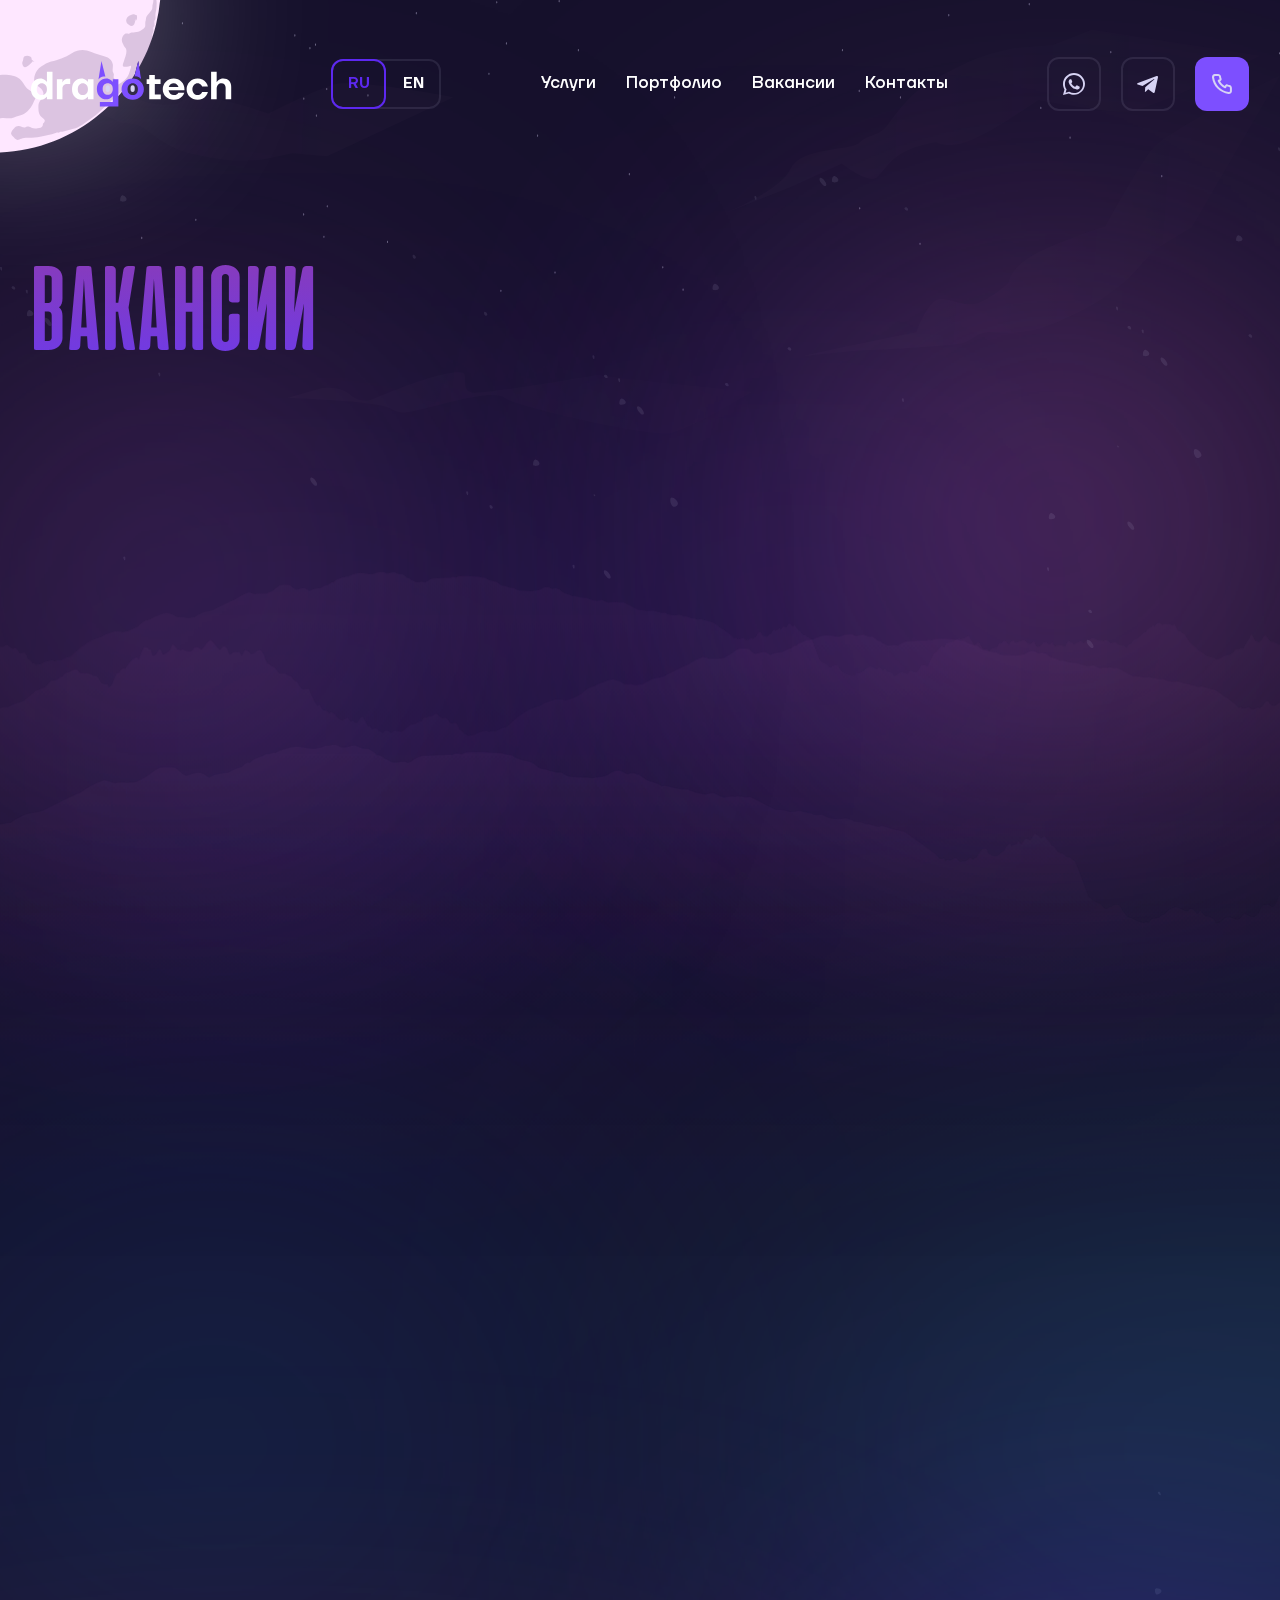
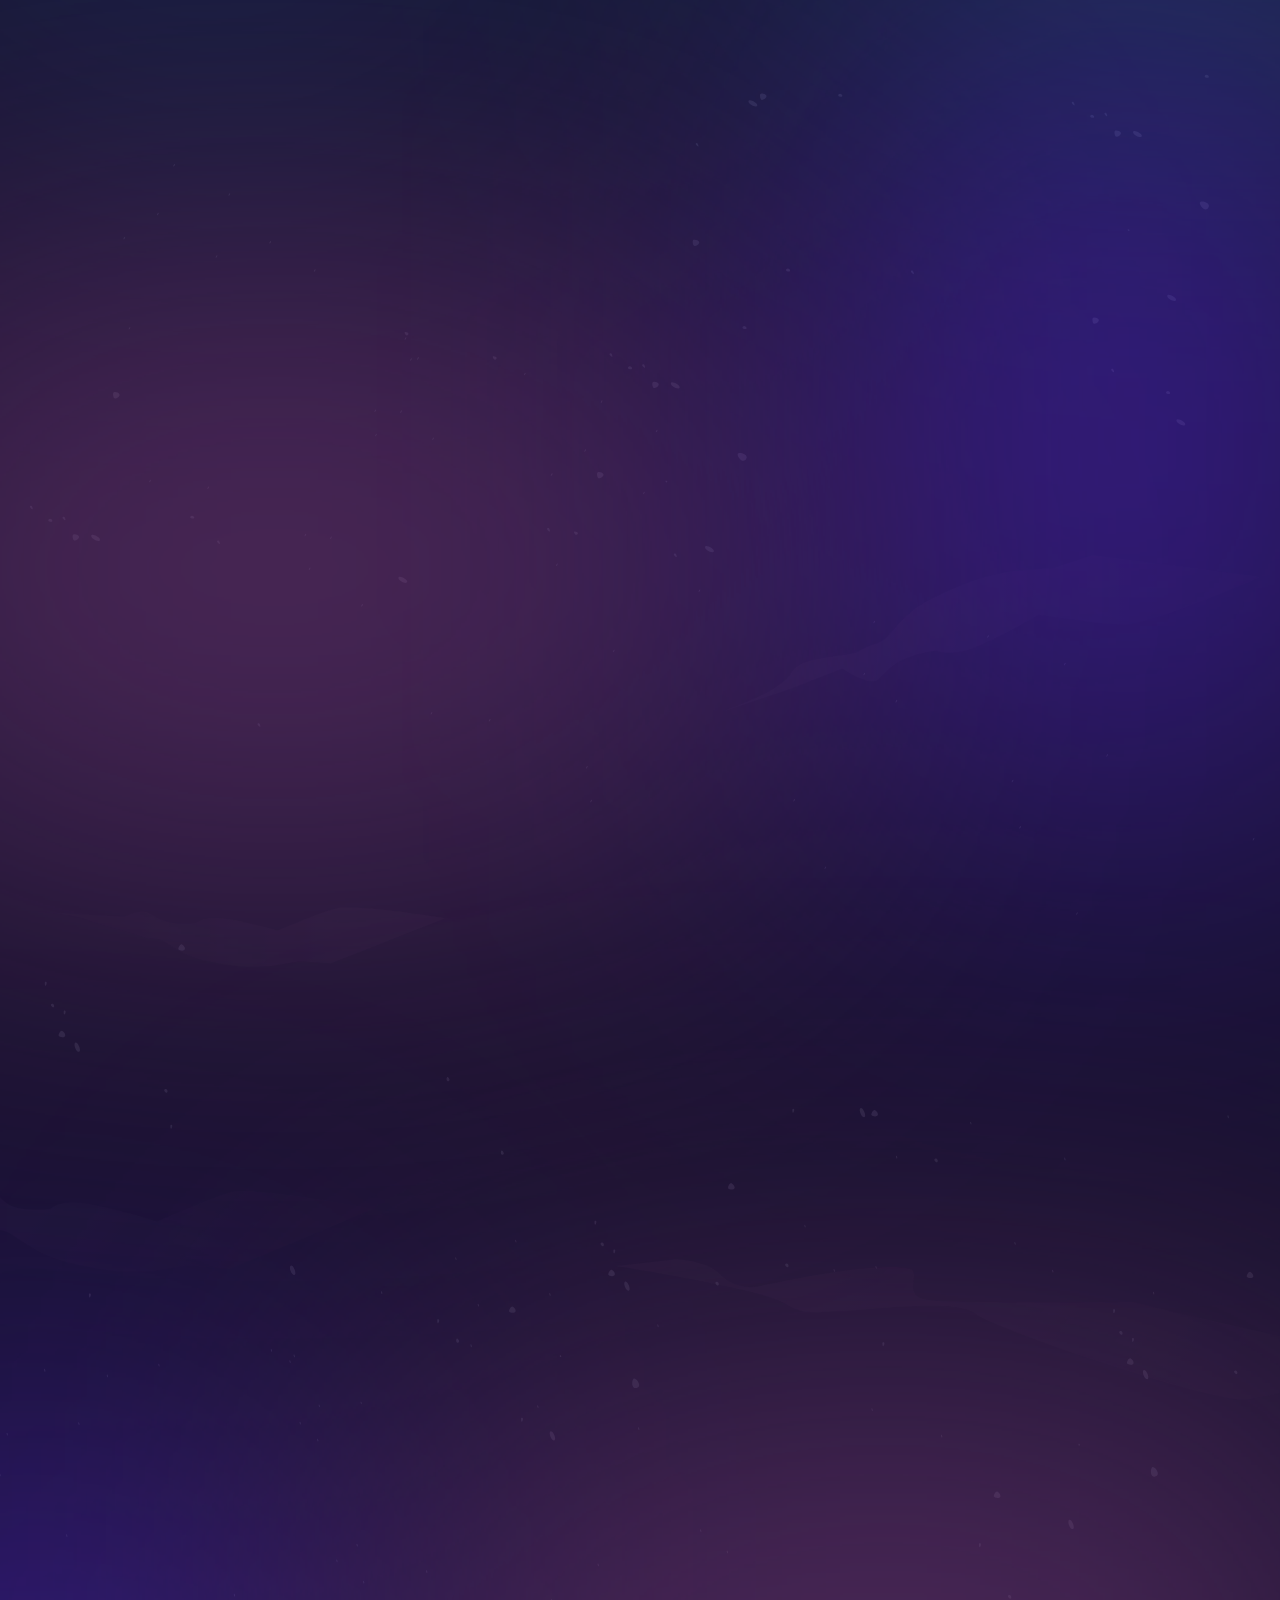
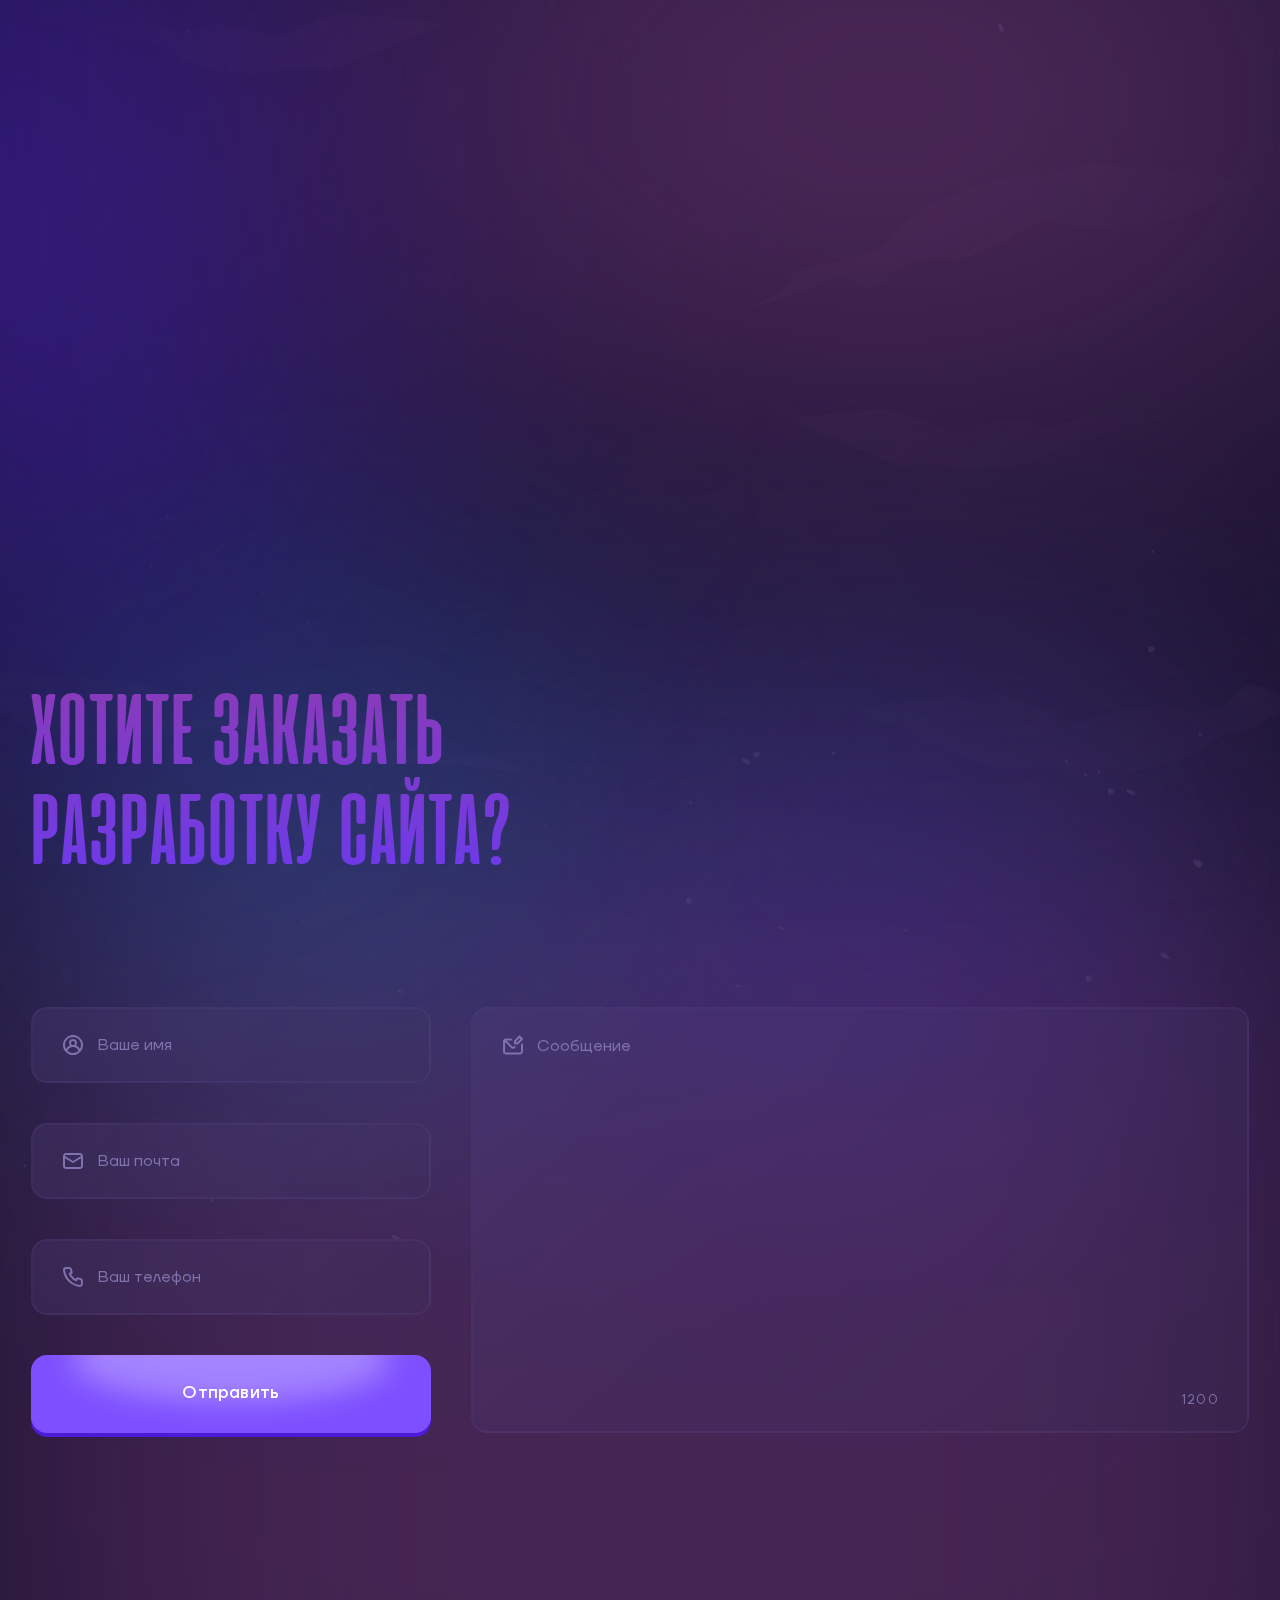
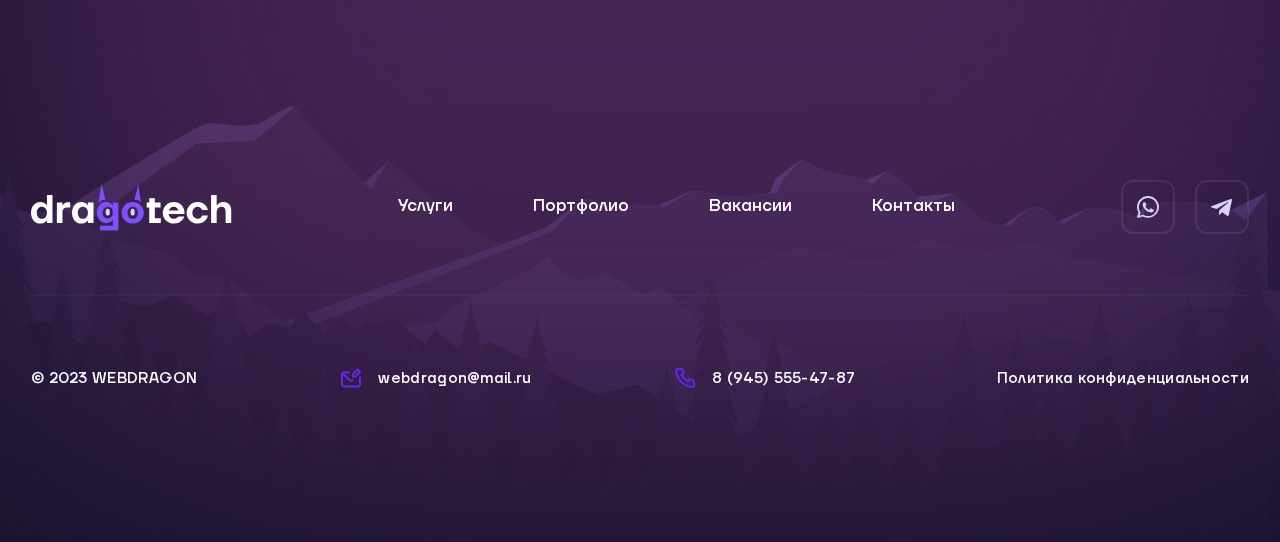
<file: job.html>
<!DOCTYPE html>
<html lang="ru" class="page">

<head>
   <meta charset="UTF-8">
   <meta name="viewport" content="width=device-width, initial-scale=1.0">
   <link rel="shortcut icon" href="favicon.ico" type="image/x-icon">
   <meta http-equiv="X-UA-Compatible" content="ie=edge">
   <meta name="theme-color" content="#111111">
   <title>Вакансии</title>

   <link rel="preload" href="fonts/CinematograficaBold.woff2" as="font" type="font/woff2" crossorigin>
   <link rel="preload" href="fonts/ManropeBold.woff2" as="font" type="font/woff2" crossorigin>
   <link rel="preload" href="fonts/TTFirsNeueBold.woff2" as="font" type="font/woff2" crossorigin>
   <link rel="preload" href="fonts/TTFirsNeueDemiBold.woff2" as="font" type="font/woff2" crossorigin>
   <link rel="preload" href="fonts/TTFirsNeueMedium.woff2" as="font" type="font/woff2" crossorigin>
   <link rel="preload" href="fonts/TTFirsNeueRegular.woff2" as="font" type="font/woff2" crossorigin>
   <link rel="stylesheet" href="css/vendor.css">
   <link rel="stylesheet" href="css/main.css">
   <link rel="preload" href="css/hover.css" as="style" onload="this.onload=null;this.rel='stylesheet'">
   <noscript>
      <link rel="stylesheet" href="css/hover.css">
   </noscript>
   <link rel="preload" href="css/animation.css" as="style" onload="this.onload=null;this.rel='stylesheet'">
   <noscript>
      <link rel="stylesheet" href="css/animation.css">
   </noscript>
</head>

<body class="page__body">
   <style type="text/css">
      #overlay {
         position: fixed;
         z-index: 9990;
         top: 0;
         left: 0;
         bottom: 0;
         right: 0;
         background: #16112C;
         transition: 1s 0.4s;
      }

      body.loader {
         overflow: hidden;
         height: 100vh;
      }

      #progress {
         position: absolute;
         width: 0;
         height: 100%;
         background-image: url(loader.svg);
         background-position: center;
         background-repeat: no-repeat;
         background-size: 400px 90px;
         background-attachment: fixed;
         top: 0;
         left: 0;
         transition: .4s;
         z-index: 9993;
      }

      #overlay__block {
         position: absolute;
         inset: 0;
         margin: auto;
         width: 400px;
         height: 90px;
         z-index: 9991;
      }

      #progstat {
         position: absolute;
         top: 0;
         left: 0;
         width: 100%;
         height: 100%;
         background-image: url(loaderBack.svg);
         background-position: center;
         background-repeat: no-repeat;
         background-size: contain;
         z-index: 9992;
      }

      @media screen and (max-width: 576px) {
         #progress {
            background-size: 200px 45px;
         }

         #overlay__block {
            width: 200px;
            height: 45px;
         }
      }
   </style>
   <div id="overlay">
      <div id="overlay__block">
         <div id="progstat"></div>
         <div id="progress"></div>
      </div>
   </div>
   <script>
      (function () {
         function id(v) { return document.getElementById(v); }
         function loadbar() {
            var ovrl = id("overlay"),
               prog = id("progress"),
               stat = id("progstat"),
               img = document.images,
               c = 0,
               tot = img.length;
            if (tot == 0) return doneLoading();

            function imgLoaded() {
               c += 1;
               var perc = ((100 / tot * c) << 0) + "%";
               prog.style.width = perc;
               if (c === tot) return doneLoading();
            }
            function doneLoading() {
               setTimeout(function () {
                  document.querySelector('body').classList.remove('loader')
                  ovrl.style.opacity = 0;
               }, 400);
               setTimeout(function () {
                  ovrl.style.display = "none";
               }, 1600);
            }
            for (var i = 0; i < tot; i++) {
               var tImg = new Image();
               tImg.onload = imgLoaded;
               tImg.onerror = imgLoaded;
               tImg.src = img[i].src;
            }
         }
         document.addEventListener('DOMContentLoaded', loadbar, false);
      }());
   </script>
   <div class="site-container">
      <header class="header fixed-block">
   <div class="container header__container">
      <button class="btn-reset burger __btnIco" aria-label="открыть меню">
         <div class="burger__line"></div>
      </button>
      <a href="index.html" class="logo">
         <img src="img/svg/logo.svg" alt="logo webdragon" class="img-con" width="201" height="46">
      </a>
      <label class="switch">
         <span class="switch__item __active">RU</span>
         <input type="checkbox" class="switch__input">
         <span class="switch__item">EN</span>
      </label>
      <nav class="nav">
         <ul class="list-reset nav__list">
            <li class="nav__item">
               <a href="service.html" class="nav__link __link">Услуги</a>
            </li>
            <li class="nav__item">
               <a href="projects.html" class="nav__link __link">Портфолио</a>
            </li>
            <li class="nav__item">
               <a href="job.html" class="nav__link __link">Вакансии</a>
            </li>
            <li class="nav__item">
               <a href="#contactForm" class="nav__link __link __scrollContact">Контакты</a>
            </li>
         </ul>
         <div class="social">
            <a href="#" class="social__item __btnBorder">
               <svg class="social__img __btnBorder__img" viewBox="0 0 24 24" fill="none"
                  xmlns="http://www.w3.org/2000/svg">
                  <path fill-rule="evenodd" clip-rule="evenodd"
                     d="M19.6999 4.1625C17.6374 2.1 14.8874 1 11.9999 1C5.94994 1 0.999939 5.95 0.999939 12C0.999939 13.925 1.54995 15.85 2.51245 17.5L0.999939 23L6.77496 21.4875C8.42496 22.3125 10.2124 22.8625 11.9999 22.8625C18.0499 22.8625 22.9999 17.9125 22.9999 11.8625C22.9999 8.975 21.7624 6.225 19.6999 4.1625ZM11.9999 21.075C10.3499 21.075 8.69995 20.6625 7.32495 19.8375L7.04993 19.7L3.61243 20.6625L4.57495 17.3625L4.29993 16.95C3.33743 15.4375 2.92493 13.7875 2.92493 12.1375C2.92493 7.1875 7.04994 3.0625 11.9999 3.0625C14.4749 3.0625 16.675 4.025 18.4625 5.675C20.25 7.4625 21.0749 9.6625 21.0749 12.1375C21.0749 16.95 17.0874 21.075 11.9999 21.075ZM16.9499 14.2C16.6749 14.0625 15.3 13.375 15.025 13.375C14.75 13.2375 14.6124 13.2375 14.4749 13.5125C14.3374 13.7875 13.7875 14.3375 13.65 14.6125C13.5125 14.75 13.3749 14.75 13.0999 14.75C12.8249 14.6125 12 14.3375 10.9 13.375C10.075 12.6875 9.52495 11.725 9.38745 11.45C9.24995 11.175 9.38746 11.0375 9.52496 10.9C9.66246 10.7625 9.79994 10.625 9.93744 10.4875C10.0749 10.35 10.075 10.2125 10.2125 10.075C10.35 9.9375 10.2125 9.8 10.2125 9.6625C10.2125 9.525 9.66245 8.15 9.38745 7.6C9.24995 7.1875 8.97496 7.1875 8.83746 7.1875C8.69996 7.1875 8.56242 7.1875 8.28742 7.1875C8.14992 7.1875 7.87492 7.1875 7.59992 7.4625C7.32492 7.7375 6.63745 8.425 6.63745 9.8C6.63745 11.175 7.59993 12.4125 7.73743 12.6875C7.87493 12.825 9.66242 15.7125 12.4124 16.8125C14.7499 17.775 15.1625 17.5 15.7125 17.5C16.2625 17.5 17.3624 16.8125 17.4999 16.2625C17.7749 15.575 17.7749 15.025 17.6374 15.025C17.4999 14.3375 17.2249 14.3375 16.9499 14.2Z"
                     fill="#D7D3F4" />
               </svg>
            </a>
            <a href="#" class="social__item __btnBorder">
               <svg class="social__img __btnBorder__img" viewBox="0 0 24 24" fill="none"
                  xmlns="http://www.w3.org/2000/svg">
                  <path
                     d="M9.24017 15.2041L8.89279 19.9505C9.3898 19.9505 9.60505 19.7431 9.86318 19.4941L12.1934 17.3308L17.0217 20.7657C17.9072 21.2451 18.5311 20.9926 18.77 19.9743L21.9393 5.54819L21.9402 5.54734C22.2211 4.27574 21.4668 3.7785 20.6041 4.09044L1.97487 11.0188C0.703463 11.4982 0.722713 12.1867 1.75874 12.4986L6.52148 13.9376L17.5844 7.21333C18.105 6.87843 18.5784 7.06373 18.189 7.39863L9.24017 15.2041Z"
                     fill="#D7D3F4" />
               </svg>
            </a>
         </div>
         <label class="switch">
            <span class="switch__item __active">RU</span>
            <input type="checkbox" class="switch__input">
            <span class="switch__item">EN</span>
         </label>
      </nav>
      <div class="social">
         <a href="#" class="social__item __btnBorder">
            <svg class="social__img __btnBorder__img" viewBox="0 0 24 24" fill="none"
               xmlns="http://www.w3.org/2000/svg">
               <path fill-rule="evenodd" clip-rule="evenodd"
                  d="M19.6999 4.1625C17.6374 2.1 14.8874 1 11.9999 1C5.94994 1 0.999939 5.95 0.999939 12C0.999939 13.925 1.54995 15.85 2.51245 17.5L0.999939 23L6.77496 21.4875C8.42496 22.3125 10.2124 22.8625 11.9999 22.8625C18.0499 22.8625 22.9999 17.9125 22.9999 11.8625C22.9999 8.975 21.7624 6.225 19.6999 4.1625ZM11.9999 21.075C10.3499 21.075 8.69995 20.6625 7.32495 19.8375L7.04993 19.7L3.61243 20.6625L4.57495 17.3625L4.29993 16.95C3.33743 15.4375 2.92493 13.7875 2.92493 12.1375C2.92493 7.1875 7.04994 3.0625 11.9999 3.0625C14.4749 3.0625 16.675 4.025 18.4625 5.675C20.25 7.4625 21.0749 9.6625 21.0749 12.1375C21.0749 16.95 17.0874 21.075 11.9999 21.075ZM16.9499 14.2C16.6749 14.0625 15.3 13.375 15.025 13.375C14.75 13.2375 14.6124 13.2375 14.4749 13.5125C14.3374 13.7875 13.7875 14.3375 13.65 14.6125C13.5125 14.75 13.3749 14.75 13.0999 14.75C12.8249 14.6125 12 14.3375 10.9 13.375C10.075 12.6875 9.52495 11.725 9.38745 11.45C9.24995 11.175 9.38746 11.0375 9.52496 10.9C9.66246 10.7625 9.79994 10.625 9.93744 10.4875C10.0749 10.35 10.075 10.2125 10.2125 10.075C10.35 9.9375 10.2125 9.8 10.2125 9.6625C10.2125 9.525 9.66245 8.15 9.38745 7.6C9.24995 7.1875 8.97496 7.1875 8.83746 7.1875C8.69996 7.1875 8.56242 7.1875 8.28742 7.1875C8.14992 7.1875 7.87492 7.1875 7.59992 7.4625C7.32492 7.7375 6.63745 8.425 6.63745 9.8C6.63745 11.175 7.59993 12.4125 7.73743 12.6875C7.87493 12.825 9.66242 15.7125 12.4124 16.8125C14.7499 17.775 15.1625 17.5 15.7125 17.5C16.2625 17.5 17.3624 16.8125 17.4999 16.2625C17.7749 15.575 17.7749 15.025 17.6374 15.025C17.4999 14.3375 17.2249 14.3375 16.9499 14.2Z"
                  fill="#D7D3F4" />
            </svg>
         </a>
         <a href="#" class="social__item __btnBorder">
            <svg class="social__img __btnBorder__img" viewBox="0 0 24 24" fill="none"
               xmlns="http://www.w3.org/2000/svg">
               <path
                  d="M9.24017 15.2041L8.89279 19.9505C9.3898 19.9505 9.60505 19.7431 9.86318 19.4941L12.1934 17.3308L17.0217 20.7657C17.9072 21.2451 18.5311 20.9926 18.77 19.9743L21.9393 5.54819L21.9402 5.54734C22.2211 4.27574 21.4668 3.7785 20.6041 4.09044L1.97487 11.0188C0.703463 11.4982 0.722713 12.1867 1.75874 12.4986L6.52148 13.9376L17.5844 7.21333C18.105 6.87843 18.5784 7.06373 18.189 7.39863L9.24017 15.2041Z"
                  fill="#D7D3F4" />
            </svg>
         </a>
         <button data-popupId="popupPhone" class="btn-reset header__btn __btn popup__link"
            aria-label="перезвонить">Перезвонить</button>
         <button data-popupId="popupPhone" class="btn-reset header__btn  __btnIco popup__link" aria-label="перезвонить">
            <svg class="header__btn__img" viewBox="0 0 24 24" fill="none" xmlns="http://www.w3.org/2000/svg">
               <path
                  d="M19.44 13.0004C19.22 13.0004 18.99 12.9304 18.77 12.8804C18.3245 12.7822 17.8866 12.6518 17.46 12.4904C16.9961 12.3216 16.4861 12.3304 16.0283 12.515C15.5704 12.6996 15.1971 13.047 14.98 13.4904L14.76 13.9404C13.786 13.3985 12.891 12.7256 12.1 11.9404C11.3147 11.1494 10.6418 10.2544 10.1 9.28036L10.52 9.00036C10.9633 8.78327 11.3108 8.40989 11.4954 7.95205C11.68 7.49421 11.6888 6.98427 11.52 6.52036C11.3612 6.09278 11.2309 5.65515 11.13 5.21036C11.08 4.99036 11.04 4.76036 11.01 4.53036C10.8885 3.82598 10.5196 3.1881 9.9696 2.7316C9.4196 2.27509 8.72467 2.02997 8.00998 2.04036H5.00998C4.57901 2.03631 4.15223 2.12517 3.75869 2.30089C3.36515 2.4766 3.01409 2.73505 2.72941 3.05864C2.44473 3.38222 2.23311 3.76335 2.10897 4.17607C1.98482 4.58879 1.95106 5.02342 2.00998 5.45036C2.54272 9.63974 4.45601 13.5322 7.44763 16.513C10.4393 19.4938 14.3387 21.3929 18.53 21.9104H18.91C19.6474 21.9114 20.3594 21.6409 20.91 21.1504C21.2263 20.8674 21.4791 20.5205 21.6514 20.1327C21.8238 19.7448 21.9119 19.3248 21.91 18.9004V15.9004C21.8977 15.2057 21.6448 14.5369 21.1943 14.008C20.7439 13.4791 20.1238 13.123 19.44 13.0004ZM19.94 19.0004C19.9398 19.1423 19.9094 19.2827 19.8508 19.412C19.7921 19.5413 19.7066 19.6566 19.6 19.7504C19.4882 19.8468 19.3576 19.9189 19.2164 19.962C19.0752 20.005 18.9265 20.0181 18.78 20.0004C15.0349 19.5202 11.5562 17.8068 8.89269 15.1306C6.22917 12.4545 4.53239 8.96769 4.06998 5.22036C4.05406 5.07387 4.06801 4.92569 4.11098 4.78475C4.15395 4.64381 4.22505 4.51304 4.31998 4.40036C4.41369 4.29369 4.52904 4.2082 4.65836 4.14957C4.78767 4.09095 4.92799 4.06054 5.06998 4.06036H8.06998C8.30253 4.05518 8.5296 4.13124 8.71212 4.27543C8.89464 4.41962 9.02119 4.62293 9.06998 4.85036C9.10998 5.12369 9.15998 5.39369 9.21998 5.66036C9.3355 6.1875 9.48924 6.70554 9.67998 7.21036L8.27998 7.86036C8.16028 7.91528 8.0526 7.9933 7.96314 8.08995C7.87367 8.1866 7.80418 8.29997 7.75865 8.42355C7.71312 8.54713 7.69245 8.67849 7.69783 8.81008C7.7032 8.94167 7.73452 9.0709 7.78998 9.19036C9.22918 12.2731 11.7072 14.7512 14.79 16.1904C15.0334 16.2904 15.3065 16.2904 15.55 16.1904C15.6747 16.1457 15.7893 16.0768 15.8871 15.9875C15.985 15.8983 16.0641 15.7905 16.12 15.6704L16.74 14.2704C17.2569 14.4552 17.7846 14.6088 18.32 14.7304C18.5866 14.7904 18.8566 14.8404 19.13 14.8804C19.3574 14.9291 19.5607 15.0557 19.7049 15.2382C19.8491 15.4207 19.9252 15.6478 19.92 15.8804L19.94 19.0004Z"
                  fill="#D7D3F4" />
            </svg>
         </button>
      </div>
   </div>
</header>
      <main class="main">
         <section class="jobs">
   <div class="hero__back">
      <div class="blob04">
      </div>
      <div class="blob03">
      </div>
      <div class="blob02">
      </div>
      <div class="blob01">
      </div>
      <div class="cloud">
         <svg fill="none" viewBox="0 0 1920 869" xmlns="http://www.w3.org/2000/svg">
            <g clip-path="url(#d)" clip-rule="evenodd" fill-opacity=".1" fill-rule="evenodd">
               <path
                  d="m1920 118.97c-1.92-1.121-2.4-3.683-4-5.124-7.36-0.48-10.88 2.562-14.88 5.444-3.36-1.441-6.88-0.64-9.44 0.961-2.56-0.64-5.28-1.121-6.24-3.202-1.28 0-1.6 1.441-3.52 0.96-1.28-2.402-2.4-4.964-4.48-6.405-0.48 0.961-2.88-0.96-3.68 0.481-1.6 0-1.6 1.441-3.2 1.441-1.12-0.481-1.76-1.441-2.24-2.722-1.6 0.8-3.2-0.641-4.96 0.48-0.8-2.722-2.72-4.644-3.68-7.366-0.96-0.96-1.44-2.081-2.24-3.202-0.96-0.8009-2.4-0.961-2.72-2.242-0.96 1.281-0.96 3.523-2.72 4.163-2.88-0.64-5.6-1.601-6.24-4.6434-1.92 0-2.08 2.2414-4.48 1.7614-4.32-0.9608-4.64-5.9246-8.16-7.686-0.64-1.9215-1.92-3.2025-2.72-4.9639-1.12-1.4411-1.28-3.843-2.72-4.9639-2.72-0.4804-2.88 1.6013-4.96 1.7614-1.92-2.7221-5.92-3.0424-8.64-4.9639-3.52 1.281-3.84 5.6044-6.72 7.3658-2.08 0-2.88-0.9608-4.48-1.4412-1.12 0.4804-3.04 0.8007-3.52-0.4803-1.28 0.6405-2.72 1.281-3.68 2.2417-1.92-0.1601-2.24-2.0816-4-2.2417-0.96 0-0.48 1.7613-1.28 1.7613-1.12 0-1.92 0.1602-1.76 1.4412-1.12 0.9607-1.92 2.2417-2.72 3.6829-1.44-0.6405-2.4-1.9215-3.68-2.7222-1.6 1.7614-2.08 4.6437-4 5.9247-2.4 0.4803-4.32 0-5.44-1.7614-1.28-1.281-1.12 1.1209-2.72 0.9607-0.96-1.6012-2.56-2.7221-4-3.6828-1.6-1.281-1.76 1.9215-3.68 1.7613-0.32-0.9607-3.04-1.7613-3.68-0.9607-1.6-0.1601-1.6-2.0816-3.52-1.7614-0.96-0.9608-3.04-0.6405-3.2-2.2418-1.28 0.4804-2.4 0.4804-3.68 0-0.96-1.2809-2.4-2.0816-3.2-3.6828-0.48-0.6405-0.64-1.9215-1.28-2.2418-1.44 0.3203-0.96-1.1209-1.76-1.4411-3.2 0.3202-3.52 3.5227-4.96 5.4442-2.24 0.1602-1.92 2.8823-4 3.2026-0.64-1.2811-2.88-1.1209-4-1.7614-1.6-2.7222-2.4-6.405-4.96-8.1664-1.6 1.4411-1.6 4.4835-3.2 5.9246-2.24 4.0032-4.96 7.3658-6.72 11.849-1.92-0.6405-4.48-0.8006-5.44 0.9607-1.44 0-2.88-1.1208-4 0-1.76 0.6406-2.08 2.4019-3.2 3.6833-1.76 0.48-2.56 1.921-4 2.722-7.68-0.16-10.08 4.964-16.64 5.924-2.24 0-2.56-1.921-4.48-2.241-1.92 0-3.36-0.961-5.44-0.961-1.92-1.761-5.12-2.082-6.72-4.163-1.92-1.441-3.84-3.0428-6.24-4.1636-3.84-3.3627-7.68-6.5652-11.2-10.088-1.6-3.5228-4.16-6.0848-5.92-9.6075-1.76-1.1209-4-1.7614-4.96-3.6829-0.96-0.8007-3.52 0-4-1.4412-1.44-2.562-2.24-5.6043-4-7.686-1.76-0.3202-0.96 1.7614-2.24 1.7614-1.6-0.3202-2.08-1.9215-4-1.7614-1.6-0.3202-1.92 0.4804-2.72 0.9608 0-1.1209-1.92-0.4804-2.24-1.4411-0.8 0.8006-2.56 0.8006-3.52 1.4411-2.08-0.3203-2.4-2.562-4.48-2.7221-3.04 0.3202-4.16 2.562-5.44 4.6436-1.12 0-0.8-1.6013-2.24-1.4411-0.8 1.4411-1.6 2.7221-3.68 2.7221-0.64 1.281-2.08 1.9215-3.2 2.7221-0.96 0.9608-1.44 2.0816-2.24 3.2025-1.12 0.3203-2.72 0.3203-3.2 1.4412-0.32 1.281-2.08 0.9607-2.24 2.2417-1.76 1.1209-3.36 2.4019-4.48 4.1633-1.76 0.3202-2.88 1.4411-4.48 1.7613-1.44 1.1209-2.72 2.5621-3.2 4.6437-1.28 0.1601-2.4 0.1601-3.68 1.4411-0.8 0.8006-1.44 2.4019-1.76 3.6829-2.08 0-2.56-1.9215-4-2.7221-2.08 0.1601-3.36-0.1602-4.96-0.4804-0.48-1.1209-2.72-0.6405-3.2-1.7614-1.28-0.3202-1.12-1.9215-2.72-1.7614-2.56-0.4804-3.36 0.9608-5.44 0.9608-2.24-0.9608-2.88-3.5228-5.92-3.6829-1.6-0.8006-2.24 0-2.72 1.4411-2.56-1.6012-4.8-0.9607-8.16-1.4411-2.56-0.6405-3.68-2.7221-6.72-2.7221-2.4 0.8006-3.2 3.0424-4.96 4.6436-1.76 0.4804-2.56-0.9608-3.68 0-0.64 0.8006-0.96 1.7614-2.24 1.7614-0.96-1.1209-2.56-1.6013-3.68-2.7222-1.6 0.4804-2.24 1.9215-4 2.2418-2.08 0-2.24 1.6013-3.68 2.2418-1.6 0.4803-1.12-1.7614-2.24-2.2418-0.8-0.3203-1.92 0.3203-2.72-0.4804-0.48-0.6405-0.96-1.4411-1.76-2.2417-2.24 1.9215-3.68 4.4835-4.48 7.8461-2.24-0.4804-3.36-2.0816-5.92-2.2417-2.88 1.1208-5.6-0.3203-6.72 2.2417-1.6 0-0.32-3.0424-2.24-2.7221-0.32-1.1209-1.28-1.7614-1.28-3.2025-1.92 0-0.64 2.8822-3.2 2.2417-2.08 0.4804-2.56-0.8006-3.68-1.4411-0.8-1.6013-2.88 1.281-3.2-0.9607-2.08 0.4803-2.24 3.0423-4 3.6828-1.12 1.281-2.88 1.9215-4.96 2.2418-2.4-0.8006-2.24-4.3234-3.68-6.405-2.88-0.1602-2.24 3.2025-5.44 2.7221-4-0.3202-4.64-3.843-8.16-4.6436-3.2 0.9607-5.92 2.4019-9.44 3.2025-2.24 0.1601-1.28-2.7221-3.2-2.7221-3.36 0.1601-4 2.8822-4.96 5.4442-0.64 0-0.96-0.9607-1.28-1.4411-0.32-0.3203-0.64 0-0.96-0.4804s-0.32-1.1209-0.96-1.7614c-0.64-0.8006-1.28-0.6405-2.72-1.4411-2.08 0.1601-2.4 2.0816-3.68 3.2025-1.44 0.6405-1.44 0-3.2 0-0.64 1.7614-1.76 3.0424-2.24 4.9639-2.72 0.3202-4.8 1.1209-7.2 1.7614-1.6 0.4803-1.92 2.2417-2.72 3.6829-1.44-0.8007-1.6-3.0424-3.68-3.2026-1.92-0.4803-2.56 0.4804-3.68 0.9608-0.64-1.9215-2.4-2.7221-2.72-4.9639-1.28-1.281-1.44-3.6829-3.68-4.1632-1.44-1.2811-1.44 1.6012-2.72 1.7613-0.96-1.1208-0.96 2.4019-2.72 1.7614-1.12-4.9639-5.12-7.0455-5.92-12.33-2.56 0.3202-3.68 2.0816-5.44 3.2025-1.76 0-3.2 0.4803-4 1.4411-1.6 0.3202-1.92-0.8006-3.68-0.4804-2.56 0.9608-5.28 1.6013-6.24 4.1633-1.28-1.7614-2.88 0-4.48 0.4804-0.64 1.281-1.92-0.8007-2.24 0.4803-0.64 0.6405-1.6 0.6405-2.24 0-1.12 1.6013-1.6 4.0032-2.72 5.4443-1.6 0-2.56-0.6405-3.68-1.4411-2.88 3.3626-5.12 7.2056-9.44 9.1276-1.28 2.722-2.88 5.284-4 8.166-1.6 2.242-1.6 6.245-4 7.686-1.6 1.441-2.08-0.961-3.52-0.961-0.96-1.281-2.4 0.641-4 0-1.6 0.961-1.92 3.363-2.72 4.964-0.48 1.922-2.4 2.562-3.68 3.683-3.2 0.16-4.8-1.281-6.72-2.242-2.56 0.32-2.24 3.843-4.96 4.163-3.2 0.161-4.32-1.761-7.2-1.761-3.68 0.48-4.64 3.843-8.16 4.644-1.92 0-1.44-2.562-2.72-3.203-1.92-0.64-3.04-2.242-5.92-1.761-0.8-1.601-2.56-2.242-3.2-4.163-1.6 0-1.28 2.401-3.2 2.241-1.12-1.441-1.92-3.042-3.68-3.683-1.44-0.16-1.92 0.641-2.24 1.442-0.64 1.12-1.76-0.481-1.76 0.48-2.72-0.801-4.64-2.562-7.68-3.203-3.68 0.801-6.24 2.883-8.16 5.445-2.4-0.321-2.56 1.601-4 2.241-1.44 0-2.24 0.801-4 0.481-2.08 0.16-2.08 2.402-3.68 3.202-1.6-0.8-2.24 0-4 0-4.32-0.96-7.36-3.202-11.2-4.643-1.28-1.441-2.4-3.043-3.68-4.644-0.96-1.761-1.44-3.683-3.68-4.163-1.92 0-3.52 0.48-4 1.761-1.76-0.961-1.92 1.121-3.68 1.441-2.4-0.64-3.2-2.722-4.96-4.163-2.56-0.48-4.16-2.402-5.92-2.242 0-1.601-1.28-1.761-2.24-2.241-3.36-8.647-6.24-17.614-9.92-26.101-2.4-0.8006-3.04-3.3626-6.24-3.2025-0.48-1.1209-1.6-1.7614-2.72-2.2418-0.32-0.9607-0.8 0-1.28 0s-0.48-1.1208-1.28-0.9607c-2.08-1.4411-2.24-4.8038-5.44-4.9639-0.64-2.8823-3.36-4.0031-4.48-6.405-1.92-0.4804-1.44 1.6012-3.2 1.4411-0.48-2.2417-3.04-2.4019-4-4.1632-1.12 1.6012-1.92 3.5227-3.2 4.9638-0.8 0.8007-2.24-0.8006-3.68-0.9607-1.28 1.1209-1.92 2.8822-3.2 4.1632-1.44 0-1.12-1.6012-1.76-2.2417-1.44 0-0.64 2.4019-2.24 2.2417-0.64 0.8007-3.04 0-2.72 1.7614-0.8-0.4804-0.8-1.6012-1.28-2.2417-2.4 0.8006-3.2 3.2025-4 5.4442-3.04 0.3203-3.2 3.3627-6.24 3.6829-1.92 0-3.04-0.6405-4-1.4411-2.56 0-1.12-4.0032-3.68-4.1633-3.04-0.3202-3.04 2.4019-4.48 3.6829-0.16 1.1209-1.28 1.4411-1.28 2.7221-1.44-0.1601-1.92 0.6405-2.24 1.4412-1.6 0.8006-1.28 0-2.24-0.9608-1.6 0.3203-2.24 1.9215-3.2 1.7614-1.12 1.1209-2.08 0.3202-4 0.9607-1.6-0.3202-2.4-1.4411-3.2-2.7221-2.56 0-3.2 1.7614-5.44 1.7614-0.16-0.9608-2.56-0.4804-2.24 0.4804-1.12 0-0.64-1.7614-1.28-2.2418-1.12 0-1.76 0.8006-3.2 0.4804-3.36-4.3234-8.64-6.8854-12.64-10.568-5.12-2.4019-8.64-6.5651-13.6-9.1271-5.28-1.1209-10.4-2.562-15.36-4.1633-1.76-0.3202-2.24 0.8006-4 0.4804-2.72-0.6405-4.96-1.9215-8.64-1.7614-2.08-1.1209-4.64-1.9215-8.16-1.7614-1.44-1.281-3.84-1.6012-5.92-2.2417-6.56 0.9607-12.96 0.3202-17.6-2.7221-1.6 0.1601-2.88 0.6405-4.96 0.4803-2.24 0-2.24-1.9215-4.96-1.4411-1.28-0.8006-3.52-0.8006-4.96-1.4411-3.04-0.3203-4.96 0.4804-7.68 0.4804-3.36-0.6406-6.4-1.7614-10.88-1.4412-6.56-2.8822-12.32-6.5651-18.88-9.6075-3.2 0.9608-6.56-0.4804-9.44-0.4804-0.32 0-0.48 0.4804-0.48 0.4804-2.88-0.1601-5.12-0.3202-8.64 0.4804-3.2-0.4804-4.96-2.2418-7.68-3.2025-3.2-0.4804-4.32 1.1209-7.2 0.9607-4.48-0.8006-8.48-1.9215-12.16-3.6829-4 0-9.92-0.9607-13.92-2.2417-2.24-0.3203-2.24-0.3203-4.48 0-2.88-2.4019-7.68-2.8823-11.2-4.6436-1.76-1.4412-3.52-2.7222-5.44-4.1633-1.6 0.3202-2.24-0.4804-3.2-0.9608-1.92 0-3.68 0.1602-4.96 0.9608-2.4-0.8006-3.68-2.7221-6.72-2.7221-4.16 0-5.76 2.4018-8.64 3.6828-3.04 1.1209-7.04 1.1209-10.4 1.7614-8.32-1.4411-17.28 0.8007-22.08-4.1632-6.08 0.4803-10.56-2.8823-14.88-2.7222-2.72-1.1208-4.32-3.2025-6.72-4.6436-4.96-1.4411-10.56-2.0816-13.92-4.9639-3.04-0.48038-5.92-0.96075-8.64-1.7614-8.8-0.32025-15.36-1.281-24.32-0.48037-1.76 0-2.56 0.96075-4 1.4411-1.44 0-2.24-0.80062-4-0.48037-1.6-0.32025-1.76 0.96075-3.2 0.96075-8.96 0-15.84 0.6405-22.56 0.96075-3.52 1.1209-5.92 3.5228-8.96 4.9639-2.72-2.0816-8.32 0-10.88-0.4804-2.56-0.3202-3.52-2.4018-6.24-2.7221-1.44-1.4411-3.04-2.7221-5.92-2.7221-1.28-2.2418-3.68-3.2025-5.92-4.6436-4.64 0.6405-6.72-1.4411-9.92-2.2418-3.2 0-5.12 1.6012-8.64 1.4411-2.24 0-2.88-1.6013-4.96-1.7614-2.88-0.32025-4.64 0.48038-7.2 0.48038-2.88 1.4411-4.48 1.6013-7.68 2.2418-4.64 0.32025-9.44-1.4411-13.92-1.4411-3.04 0-6.24 0.96076-8.96 1.7614-2.08 0.6405-4.32 1.4411-5.92 2.7221-3.04-0.96075-4.96 1.6012-6.72 0.48038-3.52 2.562-9.12 2.8822-11.68 6.405-0.8 0.8007-0.8-0.3202-2.24 0-1.6 0.9608-2.72 2.0817-4 3.2025-3.84 0.6405-6.88 2.2418-9.44 4.1633-5.28 0.4804-10.56 1.1209-13.92 3.6829-2.72-1.1209-4.16-3.3627-7.68-3.6829-3.36 0.4804-6.08 1.4411-8.96 2.2417-3.52-1.281-5.44-4.3233-8.64-5.9246-3.84-0.3202-7.04-0.4804-10.4 0-3.52 1.1209-5.76 3.6829-8.64 5.4443-2.56 2.0816-6.08 3.3626-8.96 4.9639-4.64 0.9607-11.2 0-15.84 0.9607-2.4-0.8006-4.48-1.7614-7.2-2.2417-6.56 2.4018-12.32 5.4442-17.6 9.1271-2.56 0.6405-4.96 2.0816-7.2 3.2025-6.4 3.2025-13.44 6.2449-19.84 10.088-3.52 1.1209-7.68 1.6013-11.68 2.2418-4 1.9215-8.32 3.843-11.68 6.405-3.2-0.3203-4.64 0.9607-7.68 0.9607-2.08-0.3202-4.32-0.4804-5.92-1.4411-2.24 1.1209-5.6 0-8.16 0-3.04-2.562-7.36-3.6829-11.68-4.9639-6.56 0-10.24 3.3626-15.84 4.6436-1.76 0.9608-4 1.7614-5.44 3.2025-2.08 0.1602-3.36 1.1209-5.44 1.4412-3.84 2.0816-7.2 4.4835-9.92 7.686-5.76 2.4019-10.56 5.7645-17.6 6.8854-3.84-0.1601-6.88-1.281-11.2-0.9608-4.32 0.9608-7.52 2.7222-11.68 3.6829-2.08 1.1209-4.32 2.2418-6.24 3.6829-8.16 2.2417-15.52 5.2841-21.12 10.088-3.68 1.4411-5.6 4.6436-8.64 6.8854-3.2 1.9211-5.28 4.9641-8.16 7.3661-5.28 0.16-7.84 3.042-11.68 4.643-2.72 0-6.24-0.48-7.68 0.961-2.08 0.48-1.44-1.761-3.68-1.441-5.28 1.121-10.4 2.242-13.92 4.964-2.24 0.16-4.16 0.64-6.24 0.961-2.24-0.641-1.44-3.043-4.48-1.762-1.28-2.562-3.36-4.643-5.92-5.924-0.48-3.363-2.4-5.285-4-7.366-1.6 0.48-3.68 0.48-5.44 0.961-1.92 0-1.44-2.5625-2.72-3.203-0.64-1.4411-1.44-2.4019-2.72-3.2025-1.44-1.281-2.24 1.1209-4.48 0.4804-2.4-1.281-4.16-3.3627-6.24-4.9639-2.56 0.1601-3.2 2.2417-5.44 2.7221-1.12 0-2.24 0-2.72-0.4804-1.44 0.8007-3.36 3.0424-5.44 1.7614-1.44 0.8006-2.08 2.562-2.72 4.1633-3.52 0.1601-5.76 1.9216-7.68 3.6826-2.08-0.16-3.36 0.16-4.96 0.481-4 2.241-6.24 6.565-10.88 8.166-2.72 0-4.8-0.961-7.2-1.441-1.76 0.64-2.88 1.921-4 3.202-1.92-1.12-2.4-3.682-5.92-3.202-2.72-0.641-2.24 1.921-3.68 2.722-2.08-0.32-2.72-3.042-4.96-1.761-0.16-1.602-1.12-2.562-2.24-3.203-2.56-1.121-3.2 0.641-5.44 0.961-0.32-1.601-1.44-2.242-1.76-3.683-0.32-1.121-1.92 0.801-2.72-0.48-1.44-4.004-4.48-6.4054-5.92-10.569-3.68 0.8006-4 5.124-6.24 7.3656-2.56 0.32-3.68-0.801-4.48-2.2416-1.6 0-2.24 0.8006-3.68 0.9607-0.48-1.9215-2.08-2.4019-2.24-4.6436-2.08 1.281-4.8 2.0816-6.72 3.6829-1.76-1.6013-4.48-2.562-5.92-4.6437-0.96-0.6405-1.12-2.2417-2.24-2.7221-0.96-0.8006-2.4-0.9607-2.72-2.2417-1.44-0.6405-2.24 0.3202-3.2 1.4411-2.08-1.4411-3.36-4.8038-7.2-3.2025-1.12-2.4019-3.04-4.0032-3.68-6.8854-1.76 0-1.44 1.9215-3.2 0.9607 0-2.2417-2.56-2.2417-2.72-4.6436-0.96-1.281-1.76-2.7221-2.24-4.6436-1.76-2.8823-3.2-5.9247-4-9.6075-2.88-0.3203-4.64 0.4803-6.72 0.9607-3.04-1.9215-4.8-5.2841-6.24-8.6468-3.36-0.9607-5.28-3.3626-6.72-6.405-2.24 0-3.68-0.8006-5.12-1.7614v521.21h1920v-449.15z"
                  fill="url(#c)" />
               <path
                  d="m1920 214.41c-0.96-0.961-2.24-1.762-2.56-3.363-1.92 0-1.28 2.722-3.52 2.562-1.12-1.441-2.08-3.363-4-4.003-1.6-0.16-2.08 0.64-2.56 1.441-0.64 1.281-1.92-0.641-1.92 0.48-3.04-0.96-5.12-2.882-8.48-3.522-4 0.96-6.88 3.202-8.96 6.084-2.72-0.32-2.88 1.762-4.48 2.562-1.6 0-2.56 0.801-4.48 0.481-2.24 0.16-2.4 2.562-4 3.522-1.76-0.96-2.4 0-4.48 0-4.64-1.12-8.16-3.522-12.48-5.124-1.44-1.601-2.72-3.362-4-4.963-0.96-1.922-1.6-4.004-4-4.484-2.08 0-3.84 0.48-4.48 2.082-1.92-1.121-2.08 1.121-4 1.441-2.72-0.641-3.52-3.043-5.44-4.484-2.72-0.48-4.48-2.562-6.4-2.562 0-1.761-1.44-1.921-2.56-2.562-3.68-9.607-7.04-19.535-10.88-28.822-2.56-0.961-3.36-3.683-7.04-3.523-0.64-1.281-1.76-1.922-3.04-2.562-0.32-1.121-0.96 0-1.44 0-0.64 0-0.48-1.281-1.44-0.961-2.24-1.601-2.4-5.284-5.92-5.604-0.8-3.203-3.68-4.324-4.96-7.046-2.24-0.48-1.6 1.762-3.52 1.441-0.64-2.401-3.36-2.562-4.48-4.483-1.28 1.761-2.08 3.843-3.52 5.604-0.96 0.801-2.4-0.8-4-0.96-1.28 1.281-2.24 3.202-3.52 4.483-1.6 0-1.28-1.761-1.92-2.562-1.6 0-0.64 2.722-2.56 2.562-0.8 0.961-3.36 0-3.04 2.082-0.8-0.481-0.96-1.762-1.44-2.562-2.72 0.8-3.52 3.522-4.48 6.084-3.36 0.321-3.52 3.843-7.04 4.004-2.08 0-3.36-0.641-4.48-1.442-2.88 0-1.28-4.483-4-4.483-3.36-0.32-3.36 2.722-4.96 4.003-0.16 1.281-1.44 1.601-1.44 3.042-1.6-0.16-2.08 0.641-2.56 1.442-1.76 0.8-1.44 0-2.56-0.961-1.76 0.32-2.56 2.242-3.52 2.081-1.28 1.281-2.24 0.321-4.48 0.961-1.76-0.32-2.72-1.601-3.52-3.042-2.88 0-3.52 1.921-5.92 2.081-0.16-1.12-2.72-0.48-2.56 0.481-1.28 0-0.8-1.922-1.44-2.562-1.12 0.16-1.92 0.8-3.52 0.48-3.68-4.804-9.44-7.526-13.92-11.689-5.76-2.722-9.44-7.206-14.88-10.088-5.76-1.281-11.52-2.882-16.96-4.483-1.92-0.321-2.4 0.96-4.48 0.48-3.04-0.801-5.44-2.082-9.44-2.082-2.4-1.281-5.12-2.241-8.96-2.081-1.6-1.441-4.32-1.762-6.4-2.562-7.36 1.121-14.4 0.32-19.36-3.043-1.76 0.321-3.2 0.801-5.44 0.481-2.4 0-2.56-2.242-5.44-1.441-1.44-0.961-3.84-0.801-5.44-1.441-3.36-0.321-5.44 0.48-8.48 0.48-3.84-0.641-7.04-1.922-12-1.441-7.2-3.203-13.6-7.366-20.96-10.568-3.52 1.12-7.2-0.481-10.4-0.481-0.32 0-0.48 0.481-0.48 0.481-3.2-0.161-5.76-0.321-9.44 0.48-3.52-0.48-5.6-2.402-8.48-3.523-3.52-0.64-4.8 1.121-8 0.961-4.96-0.961-9.44-2.242-13.44-4.003-4.48 0-10.88-1.121-15.36-2.562-2.4-0.321-2.56-0.321-4.96 0-3.2-2.562-8.32-3.203-12.48-4.964-1.92-1.601-3.84-3.043-5.92-4.484-1.76 0.321-2.4-0.64-3.52-0.96-2.24 0-4.16 0.16-5.44 0.96-2.56-0.96-4-3.042-7.52-3.042-4.48 0-6.4 2.562-9.44 4.003-3.36 1.121-7.68 1.281-11.52 2.082-9.12-1.602-19.04 0.8-24.32-4.484-6.88 0.641-11.68-3.2023-16.48-3.0422-3.04-1.1208-4.8-3.6828-7.52-5.124-5.44-1.4411-11.68-2.2417-15.36-5.6043-3.36-0.4804-6.56-1.1209-9.44-2.0817-9.76-0.3202-16.96-1.281-26.88-0.4804-1.92 0-2.88 1.1209-4.48 1.4412-1.6 0-2.56-0.8006-4.48-0.4804-1.76-0.3202-1.92 1.1209-3.52 0.9608-9.92 0-17.44 0.6405-24.96 0.9607-3.84 1.281-6.56 3.843-9.92 5.6044-3.04-2.4019-9.12 0-12-0.4804s-4-2.7221-7.04-3.0424c-1.6-1.6012-3.36-2.8822-6.4-3.0423-1.44-2.4019-4.16-3.5228-6.4-4.9639-5.12 0.6405-7.52-1.4412-10.88-2.562-3.68 0-5.6 1.7613-9.44 1.4411-2.56 0-3.2-1.7614-5.44-2.0816-3.2-0.3203-5.12 0.6405-8 0.4803-3.2 1.6013-4.96 1.7614-8.48 2.562-5.28 0.3203-10.4-1.6012-15.36-1.4411-3.36 0-7.04 1.1209-9.92 2.0816-2.24 0.6405-4.8 1.6013-6.4 3.0424-3.36-0.9607-5.6 1.7614-7.52 0.4804-3.84 2.7221-10.08 3.2025-12.96 7.0455-0.96 0.9608-0.96-0.3202-2.56 0-1.76 0.9608-3.04 2.2418-4.48 3.5228-4.32 0.8006-7.52 2.4018-10.4 4.4835-5.92 0.64-11.68 1.281-15.36 4.003-2.88-1.281-4.64-3.683-8.48-4.003-3.68 0.48-6.72 1.601-9.92 2.562-4-1.441-5.92-4.8038-9.44-6.5652-4.32-0.3202-7.84-0.4803-11.52 0-3.84 1.281-6.24 4.0032-9.44 6.0852-2.88 2.241-6.72 3.682-9.92 5.604-5.12 1.121-12.32 0-17.44 0.961-2.56-0.961-4.96-1.922-8-2.562-7.2 2.562-13.6 6.084-19.36 10.088-2.88 0.8-5.44 2.241-8 3.522-7.04 3.523-14.88 7.046-21.92 11.049-4 1.121-8.48 1.761-12.96 2.562-4.48 2.242-9.12 4.163-12.96 7.046-3.52-0.321-5.12 1.12-8.48 0.96-2.4-0.32-4.8-0.48-6.4-1.441-2.4 1.281-6.24 0-8.96 0-3.36-2.722-8.16-4.163-12.96-5.604-7.36 0.16-11.36 3.683-17.44 4.964-2.08 1.121-4.48 1.921-5.92 3.522-2.24 0.161-3.84 1.281-5.92 1.442-4.32 2.241-8 4.963-10.88 8.646-6.4 2.562-11.68 6.245-19.36 7.526-4.32-0.32-7.68-1.281-12.48-0.961-4.64 0.961-8.32 3.043-12.96 4.004-2.4 1.281-4.8 2.562-7.04 4.003-8.96 2.402-17.12 5.924-23.36 11.048-4 1.602-6.24 5.124-9.44 7.526-3.52 2.242-5.76 5.605-8.96 8.007-5.76 0.16-8.64 3.362-12.96 4.963-3.04 0-6.88-0.48-8.48 0.961-2.4 0.481-1.6-2.081-4-1.441-5.76 1.121-11.52 2.562-15.36 5.604-2.4 0.161-4.64 0.641-7.04 0.961-2.4-0.64-1.6-3.362-4.96-2.081-1.44-2.883-3.68-5.124-6.4-6.566-0.48-3.682-2.56-5.764-4.48-8.006-1.76 0.641-4.16 0.481-5.92 0.961-2.24 0-1.6-2.722-3.04-3.523-0.64-1.601-1.6-2.722-3.04-3.523-1.6-1.281-2.4 1.281-4.96 0.481-2.72-1.441-4.64-3.683-7.04-5.605-2.72 0.16-3.52 2.562-5.92 3.043-1.28 0-2.4 0-3.04-0.481-1.6 0.801-3.68 3.363-5.92 2.082-1.6 0.961-2.24 2.722-3.04 4.484-4 0.16-6.24 2.081-8.48 4.003-2.24-0.321-3.68 0.32-5.44 0.48-4.48 2.562-6.88 7.206-12 9.127-3.04 0-5.28-1.121-8-1.441-1.92 0.801-3.2 2.082-4.48 3.523-2.24-1.121-2.56-4.003-6.4-3.523-2.88-0.64-2.56 2.082-4 3.042-2.24-0.32-2.88-3.522-5.44-2.081-0.16-1.762-1.12-2.882-2.56-3.523-2.88-1.281-3.52 0.641-5.92 0.961-0.32-1.762-1.6-2.402-1.92-4.003-0.48-1.281-2.24 0.96-3.04-0.481-1.6-4.483-4.96-7.045-6.4-11.689-4 0.961-4.32 5.605-7.04 8.006-2.72 0.321-4-0.96-4.96-2.562-1.76 0-2.4 0.961-4 0.961-0.48-2.081-2.4-2.722-2.56-4.964-2.4 1.441-5.28 2.402-7.52 4.003-2.08-1.761-4.96-2.722-6.4-4.963-1.12-0.641-1.12-2.563-2.56-3.043-0.96-0.801-2.56-1.121-3.04-2.562-1.6-0.801-2.56 0.32-3.52 1.441-2.4-1.601-3.84-5.284-8-3.523-1.28-2.562-3.36-4.323-4-7.525-1.92 0-1.6 2.241-3.52 0.96-0.16-2.562-2.88-2.402-3.04-4.964-1.12-1.441-1.92-3.042-2.56-5.124-1.92-3.202-3.52-6.565-4.48-10.568-3.2-0.48-5.12 0.481-7.52 0.961-3.36-2.242-5.28-5.765-7.04-9.608-3.84-1.12-5.92-3.682-7.52-7.045-3.84 0-5.44-2.242-8-3.523h-6.4c-2.56-2.081-4.32-4.964-6.4-7.526-1.6 0.321-1.28-1.281-2.56-1.441-1.6 0.32-2.08-0.64-2.56-1.441-1.28-1.281-3.2-1.761-4.48-3.042 0-0.801-0.32-1.281-0.96-1.442-0.96-3.202-2.24-5.924-3.04-9.127-1.44-2.081-2.56-4.4832-4.96-5.604-4.32 0.6405-5.76 4.323-9.92 4.964-1.44 0.961-2.56-1.601-3.52-2.5621-1.28-1.1209-2.72-1.9216-4.48-2.5621-2.88 1.1209-2.56 5.4442-4.48 7.5262-1.44-1.441-2.08-3.683-3.52-5.1243-1.28 1.1213-2.72 1.1213-4 0-1.12 0.9603-3.68 0.3203-4.48 1.4413-1.28 0.64-1.6 2.081-3.52 2.081-0.96-1.921-1.6-4.0027-2.56-6.0843-0.32-2.562-2.24-3.3626-4-4.4835-3.2 0.3203-3.52 3.5228-5.44 4.9639-4.64-3.3626-6.88-9.1271-11.52-12.65-5.28 2.562-7.2 8.4866-11.52 12.17-2.08-0.4804-4-3.5227-7.04-3.0424-1.92 0.3203-2.4 0.9608-3.52 3.0424-0.64 1.4411-2.4 1.6013-3.52 2.562-3.52-0.1601-6.08-1.6012-8.96-2.562-1.28-1.4411-1.92 0.6405-3.04 0.9608-1.28 0-2.4-2.2418-3.52-0.4804-1.6-3.0424-3.84-5.6044-6.4-7.5259-1.28 2.562-2.72 5.124-3.52 8.0063-2.56 1.9215-5.28 3.6825-8 5.6045-2.08-1.762-2.4-5.2843-4-7.526-3.84 1.7613-3.84 7.686-8.48 8.647-1.92 0-1.76-2.242-1.92-4.003-1.12-0.641-0.96-2.7225-1.44-4.0035-0.48-1.6013-1.28 0.6405-1.92 0.4803-0.64-0.4803-0.96-1.281-1.44-2.0816-0.8-1.281-3.52-0.8006-4.96-1.4411-2.56 4.8037-4.8 9.9279-6.4 15.692-1.92 0-1.12-2.562-3.04-2.562-7.04 2.402-9.92 8.807-13.92 14.091-1.28 0-0.96 0.801-1.92 0 0-1.281-0.32-0.64-0.96-0.48-2.08 1.281-4.16 2.402-4.48 5.604-1.6-0.32-2.24 0.321-3.52 0.481-0.8 3.523-2.56 6.085-4 9.127-0.32 1.921-1.44 2.882-1.92 4.483-1.12 1.121-1.28 3.043-3.04 3.523-1.6 1.281-2.08-2.081-2.56-3.523-3.68 0.961-5.44 0-8-1.441-1.76-2.882-3.36-6.084-5.44-8.646-2.24-0.161-2.88-0.641-4.96 0-0.96-2.723-5.28-2.082-7.52-3.523-2.08 0.48-4.64-0.32-8 0-2.88-0.32-2.08-4.324-4.96-4.484-5.44-0.32-6.88 3.363-12 3.523-2.24 1.121-4.16 2.722-5.44 5.124-4 0-4.96 3.363-8 4.484-2.4-0.161-3.36 0.96-5.92 0.48-1.44 0-1.28 1.441-1.92 2.082-0.8 0.48-1.6 1.12-1.92 2.081-0.8 1.601-2.56 2.402-3.52 4.003-4 1.281-7.36 3.363-11.52 4.484-1.76 0.48-2.4 2.242-3.52 3.523-1.6 0.8-2.88 1.761-4 3.042-1.76 0.48-2.72 2.082-4 3.042-1.28 0.961-2.88 1.762-4 3.043-6.88 2.402-14.24 4.483-20 8.006-4.16 0-8.16 0.48-10.88 2.082-1.12-0.481-2.56-0.801-3.52-1.442-4.96 2.562-11.84 6.085-18.88 3.523-3.2 0-3.2 3.523-5.44 4.484-7.52 2.081-17.44 2.241-24.32-0.961-2.56 0.32-3.36 2.722-7.0403 2.082-2.88-0.161-4.96-1.281-6.4-3.043-3.52 1.121-5.92-1.601-9.44-2.081-2.88-1.281-4.48-3.843-6.4-6.085-3.52-0.961-6.4-2.562-9.92-3.523-1.12-2.082-3.04-3.363-4-5.604-1.28-1.762-3.2-2.722-4-4.964-3.84 1.281-5.12 5.284-11.52 4.003-1.12-5.444-2.72-10.248-4-15.692-1.12-0.961-3.2-1.121-4.96-1.441-2.24-2.562-4.64-5.124-8.96-5.605-1.92 0.32-2.4 1.922-3.04 3.523-3.04 3.523-4.8 8.326-8.48 11.049-2.08 0-2.56-1.762-4.48-2.082-2.08 0.64-2.88 0.32-4-0.961-1.76 0.641-3.04 1.601-4 3.043-1.92 0.32-3.2 1.441-4.48 2.562-0.8 0-1.28-0.161-1.92-0.481v552.91h1920v-489.82h0.32z"
                  fill="url(#b)" />
               <path
                  d="m1920 869v-504.88s-1.28-0.481-2.24-0.961c-3.52 0.32-4.16 3.683-6.24 5.444-2.4 1.121-2.56 0.16-5.44 0-1.12 3.043-3.2 5.284-3.84 8.647-4.8 0.48-8.32 2.082-12.48 3.203-2.72 0.8-3.36 3.843-4.64 6.245-2.56-1.442-2.72-5.124-6.24-5.445-3.36-0.8-4.32 0.801-6.24 1.602-1.28-3.203-4.16-4.644-4.64-8.647-2.08-2.242-2.56-6.405-6.24-7.046-2.4-2.242-2.56 2.722-4.64 3.203-1.6-2.082-1.6 4.003-4.64 3.202-1.92-8.486-8.64-12.169-10.08-21.296-4.32 0.64-6.4 3.522-9.28 5.444-3.04 0-5.44 0.8-7.04 2.402-2.88 0.64-3.36-1.281-6.24-0.801-4.32 1.601-9.12 2.882-10.88 7.046-2.24-3.203-4.96 0-7.84 0.8-1.12 2.242-3.2-1.441-3.84 0.801-0.96 0.961-2.88 0.961-3.84 0-1.92 2.722-2.56 6.725-4.64 9.447-2.88 0-4.48-1.281-6.24-2.402-4.96 5.765-8.8 12.49-16.32 15.693-2.24 4.803-4.96 9.127-7.04 14.091-2.88 4.003-2.88 10.728-7.04 13.29-2.72 2.562-3.52-1.601-6.24-1.601-1.6-2.402-4.16 1.121-7.04 0-2.72 1.761-3.2 5.764-4.64 8.647-0.96 3.362-4 4.323-6.24 6.244-5.44 0.321-8.32-2.081-11.68-4.003-4.48 0.641-4 6.565-8.48 7.046-5.44 0.32-7.36-3.043-12.48-3.203-6.4 0.801-8 6.726-13.92 7.847-3.36 0-2.4-4.324-4.64-5.445-3.36-1.121-5.12-3.683-10.08-3.202-1.44-2.722-4.48-3.843-5.44-7.046-2.88 0.16-2.08 4.163-5.44 4.003-1.76-2.402-3.2-5.124-6.24-6.245-2.4-0.32-3.2 0.961-3.84 2.402-0.96 1.922-2.88-0.8-3.04 0.801-4.8-1.441-8-4.484-13.12-5.444-6.4 1.441-10.72 4.964-13.92 9.447-4.16-0.64-4.64 2.722-7.04 4.003-2.56 0-3.84 1.281-7.04 0.801-3.52 0.32-3.68 4.163-6.24 5.444-2.72-1.441-3.68 0-7.04 0-7.36-1.761-12.64-5.444-19.36-7.846-2.08-2.562-4.16-5.124-6.24-7.846-1.6-2.882-2.56-6.245-6.24-7.046-3.36 0-5.92 0.801-7.04 3.203-3.04-1.762-3.36 1.921-6.24 2.402-4.16-0.961-5.6-4.804-8.48-7.046-4.32-0.64-7.04-4.003-10.08-4.003 0-2.722-2.24-2.882-3.84-4.003-5.76-14.892-10.88-30.424-17.12-44.835-4-1.441-5.12-5.765-10.88-5.444-0.96-1.922-2.72-3.043-4.64-4.004-0.48-1.601-1.44 0.161-2.4 0-0.8-0.16-0.8-2.081-2.4-1.601-3.52-2.402-3.84-8.166-9.28-8.647-1.28-5.124-5.76-6.725-7.84-11.048-3.36-0.801-2.56 2.722-5.44 2.402-0.96-3.843-5.28-4.164-7.04-7.046-2.08 2.722-3.36 6.085-5.44 8.647-1.44 1.281-3.84-1.281-6.24-1.601-2.08 2.081-3.36 4.964-5.44 7.045-2.56 0.16-1.92-2.722-3.04-4.003-2.4 0-0.96 4.163-3.84 4.003-1.12 1.441-5.28 0-4.64 3.203-1.28-0.641-1.44-2.722-2.4-4.003-4.16 1.281-5.44 5.444-7.04 9.447-5.28 0.48-5.6 5.925-10.88 6.245-3.36 0.16-5.12-1.121-7.04-2.402-4.48 0-2.08-6.885-6.24-7.046-5.12-0.48-5.28 4.164-7.84 6.245-0.32 2.082-2.24 2.402-2.4 4.644-2.4-0.32-3.2 0.961-3.84 2.402-2.72 1.281-2.4 0-3.84-1.601-2.88 0.48-3.84 3.362-5.44 3.202-1.92 2.082-3.52 0.48-7.04 1.601-2.72-0.64-4.16-2.562-5.44-4.643-4.32-0.16-5.44 2.882-9.28 3.202-0.32-1.761-4.32-0.8-3.84 0.801-1.92 0-1.28-2.882-2.4-4.003-1.76 0.32-2.88 1.281-5.44 0.8-5.76-7.526-14.72-11.689-21.76-18.094-8.8-4.163-14.72-11.209-23.36-15.692-9.12-2.082-17.92-4.323-26.4-7.046-3.04-0.48-3.84 1.442-7.04 0.801-4.8-1.121-8.64-3.363-14.72-3.202-3.68-2.082-8-3.363-13.92-3.203-2.4-2.242-6.72-2.722-10.08-4.003-11.36 1.761-22.4 0.64-30.24-4.804-2.72 0.32-5.12 1.121-8.48 0.801-3.68 0-3.84-3.363-8.48-2.402-2.24-1.441-5.92-1.281-8.48-2.402-5.28-0.641-8.48 0.801-13.28 0.801-5.92-1.121-10.88-3.043-18.56-2.402-11.2-5.124-21.28-11.369-32.64-16.493-5.44 1.601-11.2-0.801-16.32-0.801-0.64 0-0.8 0.801-0.8 0.801-5.12-0.32-8.96-0.641-14.72 0.8-5.44-0.8-8.64-3.843-13.28-5.444-5.6-0.961-7.52 1.922-12.48 1.601-7.68-1.441-14.72-3.362-20.96-6.244-6.88 0-16.96-1.762-24-4.004-3.84-0.48-4-0.48-7.84 0-5.12-4.003-13.12-5.124-19.36-7.846-3.04-2.402-6.08-4.803-9.28-7.045-2.72 0.48-3.68-0.961-5.44-1.601-3.36 0-6.4 0.32-8.48 1.601-4-1.441-6.24-4.644-11.68-4.644-7.04 0-9.92 4.163-14.72 6.245-5.12 1.922-12 1.922-17.92 3.203-14.24-2.402-29.76 1.281-38.08-7.046-10.56 0.961-18.24-4.804-25.6-4.644-4.64-1.761-7.36-5.604-11.68-7.846-8.48-2.402-18.24-3.523-24-8.647-5.28-0.64-10.08-1.761-14.72-3.202-15.2-0.48-26.4-2.082-41.92-0.801-3.04 0-4.48 1.762-7.04 2.402-2.56 0-3.84-1.281-7.04-0.8-2.88-0.481-3.04 1.761-5.44 1.601-15.52 0-27.2 1.121-38.88 1.601-6.08 1.922-10.08 5.925-15.52 8.647-4.8-3.683-14.24 0.16-18.56-0.801-4.48-0.64-6.24-4.163-10.88-4.643-2.56-2.402-5.28-4.644-10.08-4.644-2.24-3.683-6.4-5.444-10.08-7.846-8 0.961-11.68-2.402-17.12-4.003-5.6 0-8.8 2.722-14.72 2.402-4 0-4.96-2.723-8.48-3.203-4.96-0.64-7.84 0.961-12.48 0.801-4.96 2.562-7.84 2.722-13.28 4.003-8.16 0.64-16.32-2.562-24-2.402-5.12 0-10.88 1.761-15.52 3.202-3.52 1.121-7.36 2.562-10.08 4.644-5.12-1.601-8.64 2.722-11.68 0.801-6.08 4.323-15.68 5.124-20.16 11.048-1.44 1.441-1.44-0.48-3.84 0-2.72 1.441-4.8 3.523-7.04 5.445-6.72 1.121-11.68 3.843-16.32 7.045-9.12 0.961-18.24 1.922-24 6.245-4.64-1.921-7.36-5.764-13.28-6.245-5.6 0.801-10.56 2.402-15.52 4.003-6.24-2.081-9.28-7.365-14.72-10.248-6.72-0.48-12.16-0.8-17.92 0-6.08 1.922-9.92 6.245-14.72 9.448-4.48 3.683-10.4 5.764-15.52 8.646-8 1.602-19.36-0.16-27.2 1.602-4-1.441-7.84-3.043-12.48-4.003-11.2 4.003-21.12 9.447-30.24 15.692-4.48 1.121-8.48 3.523-12.48 5.444-10.88 5.604-23.04 10.889-34.24 17.294-6.24 1.921-13.28 2.722-20.16 4.003-7.04 3.362-14.24 6.565-20.16 11.048-5.44-0.64-8.16 1.762-13.12 1.602-3.68-0.481-7.52-0.801-10.08-2.402-3.84 2.081-9.76 0-13.92 0-5.28-4.324-12.8-6.405-20.16-8.647-11.36 0.32-17.76 5.604-27.2 7.846-3.2 1.762-6.88 3.043-9.28 5.444-3.52 0.321-5.92 1.922-9.28 2.402-6.72 3.523-12.48 7.846-17.12 13.451-9.92 4.163-18.24 9.928-30.24 11.849-6.56-0.32-12-2.082-19.36-1.601-1.28 0.32-2.4 0.64-3.52 0.961v524.57h1920l0.16-0.16z"
                  fill="url(#a)" />
            </g>
            <defs>
               <linearGradient id="c" x1="960" x2="960" y1="-.075684" y2="568.12" gradientUnits="userSpaceOnUse">
                  <stop stop-color="#79477A" offset="0" />
                  <stop stop-color="#16112C" offset="1" stop-opacity="0" />
               </linearGradient>
               <linearGradient id="b" x1="959.84" x2="959.84" y1="77.595" y2="704.23" gradientUnits="userSpaceOnUse">
                  <stop stop-color="#79477A" offset="0" />
                  <stop stop-color="#16112C" offset="1" stop-opacity="0" />
               </linearGradient>
               <linearGradient id="a" x1="959.92" x2="959.92" y1="216.02" y2="869.16" gradientUnits="userSpaceOnUse">
                  <stop stop-color="#79477A" offset="0" />
                  <stop stop-color="#16112C" offset="1" stop-opacity="0" />
               </linearGradient>
               <clipPath id="d">
                  <rect width="1920" height="869" fill="#fff" />
               </clipPath>
            </defs>
         </svg>
      </div>
      <div class="meteor __right"><img loading="lazy" src="img/svg/meteor02.svg" alt="meteor02" class="img-con"
            width="391" height="195"></div>
      <div class="meteor __back"><img loading="lazy" src="img/svg/meteor01.svg" alt="meteor01" class="img-con"
            width="279" height="155"></div>
      <div class="moon"><img src="img/svg/moon.svg" alt="moon" class="img-con" width="241" height="230"></div>
      <div class="stars"><img src="img/svg/stars.svg" alt="stars" class="img-con" width="1200" height="1500"></div>
      <div class="tuman"><img src="img/svg/tuman.svg" alt="tuman" class="img-con" width="1200" height="1500"></div>
      <div class="smallitems"><img src="img/svg/smallitems.svg" alt="smallitems" class="img-con" width="1200"
            height="1500"></div>
   </div>
   <div class="proects__meteor">
      <img src="img/svg/meteor01.svg" alt="meteor01" class="img-con" width="279" height="155">
   </div>
   <div class="jobs__back">
      <div class="job__stars">
         <img src="img/svg/jobStars.svg" alt="jobStars" class="img-con" width="1200" height="1500">
      </div>
      <div class="job__tuman">
         <img src="img/svg/jobTuman.svg" alt="jobTuman" class="img-con" width="1200" height="1500">
      </div>
   </div>
   <div class="container jobs__content">
      <h2 class="jobs__title __title">Вакансии</h2>
      <div class="jobs__hero _anim-items _anim-no-hide">
         <div class="jobs__hero__info">
            <h3 class="jobs__smallTitle jobs__hero__info__title">О нас</h3>
            <p class="jobs__text">Вопросы по сайтам разного калибра задают частенько. Каждый такой разговор завершается
               вопросом «порекомендуй хороших ребят по дизайну и разработке». Пришло время упаковать материал. Думаю,
               пригодится.
               <br><br>C 2011 года профессионально занимаюсь развитием цифровых продуктов и привлечением клиентов из
               интернета: исследую, создаю дизайн, программирую, продвигаю. Как свои, так и клиентские проекты по РФ и
               США. По образованию инженер-программист.
               <br><br>Ребята, увлеченные делом, постараются объяснить ценность (Business Value) каждого шага для вашего
               дела. А ваша задача прислушиваться, изучать предложения по развитию вашего дела с помощью сайта и,
               конечно, задавать вопросы. Сценарий #3 — самый интересный.
            </p>
         </div>
         <div class="jobs__hero__img">
            <div class="jobs__hero__img__content">
               <picture>
                  <source media="(max-width: 640px)" srcset="img/teamMobile.webp" type="image/webp">
                  <source srcset="img/team.webp" type="image/webp">
                  <source media="(max-width: 640px)" srcset="img/teamMobile.jpg" type="image/jpg" />
                  <img src="img/team.jpg" alt="webdragon team" class="img-ab" width="620" height="463">
               </picture>
            </div>
         </div>
      </div>
      <div class="jobs__item _anim-items _anim-no-hide">
         <div class="jobs__item__picture">
            <div class="jobs__item__picture__img jobs__item__picture__img--jobDesign">
               <img loading="lazy" src="img/svg/jobdesign.svg" alt="jobDesign" class="img-con" width="360" height="355">
            </div>
            <button data-popupId="popupJob" class="btn-reset jobs__item__picture__btn __btn __btn__green popup__link"
               name="Заполнить Анкету">Заполнить Анкету</button>
         </div>
         <div class="jobs__item__info">
            <div class="jobs__item__header">
               <h3 class="jobs__item__info__title">Дизайнер</h3>
               <span class="jobs__item__info__price">от 40.000 ₽ </span>
            </div>
            <p class="jobs__text jobs__item__text">Ищем в команду опытного специалиста по графическому дизайну /
               web-дизайну / digital дизайну со светлой головой, неравнодушным сердцем и умелыми руками.</p>
            <span class="jobs__item__info__smalltitle">Обязанности</span>
            <ul class="jobs__item__list">
               <li class="jobs__text">создавать системы визуальных коммуникаций для новых внутренних проектов;</li>
               <li class="jobs__text">поддерживать и развивать уже существующие проекты;</li>
               <li class="jobs__text">помогать команде маркетинга и команде продаж с материалами;</li>
               <li class="jobs__text">делать красивые и толковые кейсы на behance для проектов, которые в работе или
                  завершены у дизайн-команды.</li>
            </ul>
         </div>
      </div>
      <div class="jobs__item _anim-items _anim-no-hide jobs__item--reverse">
         <div class="jobs__item__info">
            <div class="jobs__item__header">
               <h3 class="jobs__item__info__title">Верстальщик</h3>
               <span class="jobs__item__info__price">от 60.000 ₽ </span>
            </div>
            <p class="jobs__text jobs__item__text">Наша команда один из крупнейших игроков на рынке СРА-решений. Мы
               используем новейшие технологии и стремимся соответствовать развитию сферы IT. В наших проектах много
               данных и много запросов (QPS от 1000).</p>
            <span class="jobs__item__info__smalltitle">Обязанности</span>
            <ul class="jobs__item__list">
               <li class="jobs__text">адаптивная верстка, верстка под мобильные устройства;</li>
               <li class="jobs__text">верстка сайтов различной сложности;</li>
               <li class="jobs__text">верстка email-рассылок;</li>
               <li class="jobs__text">поддержка существующих проектов;</li>
               <li class="jobs__text">взаимодействие с backend-разработчиками.</li>
            </ul>
         </div>
         <div class="jobs__item__picture">
            <div class="jobs__item__picture__img jobs__item__picture__img--verstka">
               <img loading="lazy" src="img/svg/verstka.svg" alt="verstka" class="img-con" width="470" height="435">
            </div>
            <button data-popupId="popupJob" class="btn-reset jobs__item__picture__btn __btn __btn__green popup__link"
               name="Заполнить Анкету">Заполнить Анкету</button>
         </div>
      </div>
      <div class="jobs__item _anim-items _anim-no-hide">
         <div class="jobs__item__picture">
            <div class="jobs__item__picture__img jobs__item__picture__img--backend">
               <img loading="lazy" src="img/svg/backend.svg" alt="backend" class="img-con" width="470" height="418">
            </div>
            <button data-popupId="popupJob" class="btn-reset jobs__item__picture__btn __btn __btn__green popup__link"
               name="Заполнить Анкету">Заполнить Анкету</button>
         </div>
         <div class="jobs__item__info">
            <div class="jobs__item__header">
               <h3 class="jobs__item__info__title">Программист PHP</h3>
               <span class="jobs__item__info__price">от 80.000 ₽ </span>
            </div>
            <ul class="list-reset jobs__item__icons">
               <li class="jobs__item__icon">
                  <img loading="lazy" src="img/svg/backendBitrix.svg" alt="bitrix" class="img-con" width="118"
                     height="32">
               </li>
               <li class="jobs__item__icon">
                  <img loading="lazy" src="img/svg/backendOpencart.svg" alt="opencart" class="img-con" width="164"
                     height="32">
               </li>
               <li class="jobs__item__icon">
                  <img loading="lazy" src="img/svg/backendWordpress.svg" alt="wordpress" class="img-con" width="141"
                     height="32">
               </li>
            </ul>
            <span class="jobs__item__info__smalltitle">Обязанности</span>
            <ul class="jobs__item__list">
               <li class="jobs__text">мониторинг и поддержание работоспособности клиентских сайтов (исправление ошибок
                  на сайте, удаление вирусов, поведенческий анализ сайта);</li>
               <li class="jobs__text">работа с контентом (добавление / изменение товарных позиций, новостей, статей);
               </li>
               <li class="jobs__text">вёрстка (редизайн сайтов, отдельных блоков);</li>
               <li class="jobs__text">добавление и доработка модулей на сайте (форм, фильтров и т. п.)</li>
            </ul>
         </div>
      </div>
      <div class="jobs__item _anim-items _anim-no-hide jobs__item--reverse">
         <div class="jobs__item__info">
            <div class="jobs__item__header">
               <h3 class="jobs__item__info__title">Project Manger</h3>
               <span class="jobs__item__info__price">от 60.000 ₽ </span>
            </div>
            <p class="jobs__text jobs__item__text">Ведущая IT-компания, специализирующаяся на разработке и внедрении
               решений в сфере iGaming. Мы создаем передовые продукты и платформы, которые используются множеством
               операторов по всему миру.</p>
            <span class="jobs__item__info__smalltitle">Обязанности</span>
            <ul class="jobs__item__list">
               <li class="jobs__text">развитие и усовершенствование бизнес-процессов компании;</li>
               <li class="jobs__text">повышение эффективности и оптимизация деятельности предприятия;</li>
               <li class="jobs__text">участие в проектах по реинжинирингу бизнес-процессов и повышения эффективности
                  бизнеса;</li>
               <li class="jobs__text">участие в проектах по внедрению нового или изменению текущего программного
                  обеспечения.</li>
            </ul>
         </div>
         <div class="jobs__item__picture">
            <div class="jobs__item__picture__img jobs__item__picture__img--manager">
               <img loading="lazy" src="img/svg/manager.svg" alt="manager" class="img-con" width="467" height="427">
            </div>
            <button data-popupId="popupJob" class="btn-reset jobs__item__picture__btn __btn __btn__green popup__link"
               name="Заполнить Анкету">Заполнить Анкету</button>
         </div>
      </div>
   </div>
</section>
         <section id="contactForm" class="question">
   <div class="question__blur04">
   </div>
   <div class="question__blur03">
   </div>
   <div class="question__blur02">
   </div>
   <div class="question__blur01">
   </div>
   <div class="question__meteor">
      <img loading="lazy" src="img/svg/meteor03.svg" alt="stars" class="img-con" width="588" height="527">
   </div>
   <div class="question__tuman">
      <img loading="lazy" src="img/svg/questionTuman.svg" alt="stars" class="img-con" width="1920" height="814">
   </div>
   <div class="question__stars">
      <img loading="lazy" src="img/svg/questionStars.svg" alt="stars" class="img-con" width="1920" height="1473">
   </div>
   <div class="container question__content">
      <h2 class="question__title __title">Хотите заказать разработку сайта?</h2>
      <form action="#" class="question__form">
         <div class="question__form__input __input">
            <input type="text" class="input-reset __input__content" placeholder="Ваше имя">
            <svg class="__input__img" viewBox="0 0 24 24" fill="none" xmlns="http://www.w3.org/2000/svg">
               <path
                  d="M12 2C10.0605 2.00369 8.16387 2.57131 6.54122 3.63374C4.91856 4.69617 3.63988 6.20754 2.86093 7.98377C2.08197 9.76 1.83636 11.7244 2.15401 13.6378C2.47166 15.5511 3.33887 17.3308 4.64999 18.76C5.58641 19.775 6.72293 20.5851 7.98793 21.1392C9.25292 21.6933 10.619 21.9793 12 21.9793C13.381 21.9793 14.7471 21.6933 16.012 21.1392C17.277 20.5851 18.4136 19.775 19.35 18.76C20.6611 17.3308 21.5283 15.5511 21.846 13.6378C22.1636 11.7244 21.918 9.76 21.139 7.98377C20.3601 6.20754 19.0814 4.69617 17.4588 3.63374C15.8361 2.57131 13.9395 2.00369 12 2ZM12 20C9.92845 19.9969 7.9389 19.1903 6.44999 17.75C6.90203 16.6495 7.67102 15.7083 8.65924 15.0459C9.64746 14.3835 10.8103 14.0298 12 14.0298C13.1897 14.0298 14.3525 14.3835 15.3407 15.0459C16.329 15.7083 17.0979 16.6495 17.55 17.75C16.0611 19.1903 14.0715 19.9969 12 20ZM9.99999 10C9.99999 9.60444 10.1173 9.21776 10.337 8.88886C10.5568 8.55996 10.8692 8.30362 11.2346 8.15224C11.6001 8.00087 12.0022 7.96126 12.3902 8.03843C12.7781 8.1156 13.1345 8.30608 13.4142 8.58579C13.6939 8.86549 13.8844 9.22186 13.9616 9.60982C14.0387 9.99778 13.9991 10.3999 13.8477 10.7654C13.6964 11.1308 13.44 11.4432 13.1111 11.6629C12.7822 11.8827 12.3955 12 12 12C11.4696 12 10.9608 11.7893 10.5858 11.4142C10.2107 11.0391 9.99999 10.5304 9.99999 10ZM18.91 16C18.0165 14.4718 16.6414 13.283 15 12.62C15.5092 12.0427 15.8409 11.3307 15.9555 10.5694C16.07 9.80822 15.9625 9.03011 15.6457 8.3285C15.329 7.62688 14.8166 7.03156 14.1699 6.61397C13.5232 6.19637 12.7698 5.97425 12 5.97425C11.2302 5.97425 10.4768 6.19637 9.83008 6.61397C9.1834 7.03156 8.67096 7.62688 8.35424 8.3285C8.03752 9.03011 7.92997 9.80822 8.04452 10.5694C8.15906 11.3307 8.49082 12.0427 8.99999 12.62C7.35859 13.283 5.98346 14.4718 5.08999 16C4.37793 14.7871 4.00171 13.4065 3.99999 12C3.99999 9.87827 4.84284 7.84344 6.34313 6.34315C7.84342 4.84285 9.87826 4 12 4C14.1217 4 16.1566 4.84285 17.6568 6.34315C19.1571 7.84344 20 9.87827 20 12C19.9983 13.4065 19.622 14.7871 18.91 16Z"
                  fill="#7E73AC" />
            </svg>
         </div>
         <div class="question__form__textarea __textarea">
            <span class="__textarea__count">1200</span>
            <textarea class="__textarea__content" placeholder="Сообщение" maxlength="1200"></textarea>
            <svg class="__textarea__img" viewBox="0 0 24 24" fill="none" xmlns="http://www.w3.org/2000/svg">
               <path
                  d="M14 11.5099H16.42C16.5516 11.5107 16.6821 11.4855 16.8039 11.4357C16.9257 11.386 17.0366 11.3126 17.13 11.2199L21.71 6.63995C21.8037 6.54699 21.8781 6.43638 21.9289 6.31453C21.9797 6.19267 22.0058 6.06196 22.0058 5.92995C22.0058 5.79794 21.9797 5.66723 21.9289 5.54537C21.8781 5.42351 21.8037 5.31291 21.71 5.21995L19.29 2.79995C19.197 2.70622 19.0864 2.63183 18.9646 2.58106C18.8427 2.53029 18.712 2.50415 18.58 2.50415C18.448 2.50415 18.3173 2.53029 18.1954 2.58106C18.0736 2.63183 17.963 2.70622 17.87 2.79995L13.29 7.37995C13.1073 7.57158 13.0037 7.82518 13 8.08995V10.5099C13 10.7752 13.1054 11.0295 13.2929 11.2171C13.4804 11.4046 13.7348 11.5099 14 11.5099ZM15 8.50995L18.58 4.92995L19.58 5.92995L16 9.50995H15V8.50995ZM21 10.5099C20.7348 10.5099 20.4804 10.6153 20.2929 10.8028C20.1054 10.9904 20 11.2447 20 11.5099V18.5099C20 18.7752 19.8946 19.0295 19.7071 19.2171C19.5196 19.4046 19.2652 19.5099 19 19.5099H5C4.73478 19.5099 4.48043 19.4046 4.29289 19.2171C4.10536 19.0295 4 18.7752 4 18.5099V8.89995L9.88 14.7899C10.1591 15.0726 10.4915 15.2971 10.858 15.4503C11.2245 15.6035 11.6178 15.6824 12.015 15.6824C12.4122 15.6824 12.8055 15.6035 13.172 15.4503C13.5385 15.2971 13.8709 15.0726 14.15 14.7899C14.3332 14.603 14.4359 14.3517 14.4359 14.0899C14.4359 13.8282 14.3332 13.5769 14.15 13.3899C14.0569 13.2947 13.9456 13.219 13.8229 13.1674C13.7001 13.1157 13.5682 13.0891 13.435 13.0891C13.3018 13.0891 13.1699 13.1157 13.0471 13.1674C12.9244 13.219 12.8131 13.2947 12.72 13.3899C12.5331 13.5732 12.2818 13.6758 12.02 13.6758C11.7582 13.6758 11.5069 13.5732 11.32 13.3899L5.41 7.48995H10C10.2652 7.48995 10.5196 7.38459 10.7071 7.19706C10.8946 7.00952 11 6.75517 11 6.48995C11 6.22473 10.8946 5.97038 10.7071 5.78284C10.5196 5.59531 10.2652 5.48995 10 5.48995H5C4.20435 5.48995 3.44129 5.80602 2.87868 6.36863C2.31607 6.93124 2 7.6943 2 8.48995V18.4899C2 19.2856 2.31607 20.0487 2.87868 20.6113C3.44129 21.1739 4.20435 21.4899 5 21.4899H19C19.7956 21.4899 20.5587 21.1739 21.1213 20.6113C21.6839 20.0487 22 19.2856 22 18.4899V11.4899C22 11.2247 21.8946 10.9704 21.7071 10.7828C21.5196 10.5953 21.2652 10.4899 21 10.4899V10.5099Z"
                  fill="#7E73AC" />
            </svg>
         </div>
         <div class="question__form__input __input">
            <input type="email" class="input-reset __input__content" placeholder="Ваш почта">
            <svg class="__input__img" viewBox="0 0 24 24" fill="none" xmlns="http://www.w3.org/2000/svg">
               <path
                  d="M19 4H5C4.20435 4 3.44129 4.31607 2.87868 4.87868C2.31607 5.44129 2 6.20435 2 7V17C2 17.7956 2.31607 18.5587 2.87868 19.1213C3.44129 19.6839 4.20435 20 5 20H19C19.7956 20 20.5587 19.6839 21.1213 19.1213C21.6839 18.5587 22 17.7956 22 17V7C22 6.20435 21.6839 5.44129 21.1213 4.87868C20.5587 4.31607 19.7956 4 19 4ZM5 6H19C19.2652 6 19.5196 6.10536 19.7071 6.29289C19.8946 6.48043 20 6.73478 20 7L12 11.88L4 7C4 6.73478 4.10536 6.48043 4.29289 6.29289C4.48043 6.10536 4.73478 6 5 6ZM20 17C20 17.2652 19.8946 17.5196 19.7071 17.7071C19.5196 17.8946 19.2652 18 19 18H5C4.73478 18 4.48043 17.8946 4.29289 17.7071C4.10536 17.5196 4 17.2652 4 17V9.28L11.48 13.85C11.632 13.9378 11.8045 13.984 11.98 13.984C12.1555 13.984 12.328 13.9378 12.48 13.85L20 9.28V17Z"
                  fill="#7E73AC" />
            </svg>
         </div>
         <div class="question__form__input __input">
            <input type="text" class="input-reset __input__content __tel" placeholder="Ваш телефон">
            <svg class="__input__img" viewBox="0 0 24 24" fill="none" xmlns="http://www.w3.org/2000/svg">
               <path
                  d="M19.44 13.0004C19.22 13.0004 18.99 12.9304 18.77 12.8804C18.3245 12.7822 17.8866 12.6518 17.46 12.4904C16.9961 12.3216 16.4861 12.3304 16.0283 12.515C15.5704 12.6996 15.1971 13.047 14.98 13.4904L14.76 13.9404C13.786 13.3985 12.891 12.7256 12.1 11.9404C11.3147 11.1494 10.6418 10.2544 10.1 9.28036L10.52 9.00036C10.9633 8.78327 11.3108 8.40989 11.4954 7.95205C11.68 7.49421 11.6888 6.98427 11.52 6.52036C11.3612 6.09278 11.2309 5.65515 11.13 5.21036C11.08 4.99036 11.04 4.76036 11.01 4.53036C10.8885 3.82598 10.5196 3.1881 9.9696 2.7316C9.4196 2.27509 8.72467 2.02997 8.00998 2.04036H5.00998C4.57901 2.03631 4.15223 2.12517 3.75869 2.30089C3.36515 2.4766 3.01409 2.73505 2.72941 3.05864C2.44473 3.38222 2.23311 3.76335 2.10897 4.17607C1.98482 4.58879 1.95106 5.02342 2.00998 5.45036C2.54272 9.63974 4.45601 13.5322 7.44763 16.513C10.4393 19.4938 14.3387 21.3929 18.53 21.9104H18.91C19.6474 21.9114 20.3594 21.6409 20.91 21.1504C21.2263 20.8674 21.4791 20.5205 21.6514 20.1327C21.8238 19.7448 21.9119 19.3248 21.91 18.9004V15.9004C21.8977 15.2057 21.6448 14.5369 21.1943 14.008C20.7439 13.4791 20.1238 13.123 19.44 13.0004ZM19.94 19.0004C19.9398 19.1423 19.9094 19.2827 19.8508 19.412C19.7921 19.5413 19.7066 19.6566 19.6 19.7504C19.4882 19.8468 19.3576 19.9189 19.2164 19.962C19.0752 20.005 18.9265 20.0181 18.78 20.0004C15.0349 19.5202 11.5562 17.8068 8.89269 15.1306C6.22917 12.4545 4.53239 8.96769 4.06998 5.22036C4.05406 5.07387 4.06801 4.92569 4.11098 4.78475C4.15395 4.64381 4.22505 4.51304 4.31998 4.40036C4.41369 4.29369 4.52904 4.2082 4.65836 4.14957C4.78767 4.09095 4.92799 4.06054 5.06998 4.06036H8.06998C8.30253 4.05518 8.5296 4.13124 8.71212 4.27543C8.89464 4.41962 9.02119 4.62293 9.06998 4.85036C9.10998 5.12369 9.15998 5.39369 9.21998 5.66036C9.3355 6.1875 9.48924 6.70554 9.67998 7.21036L8.27998 7.86036C8.16028 7.91528 8.0526 7.9933 7.96314 8.08995C7.87367 8.1866 7.80418 8.29997 7.75865 8.42355C7.71312 8.54713 7.69245 8.67849 7.69783 8.81008C7.7032 8.94167 7.73452 9.0709 7.78998 9.19036C9.22918 12.2731 11.7072 14.7512 14.79 16.1904C15.0334 16.2904 15.3065 16.2904 15.55 16.1904C15.6747 16.1457 15.7893 16.0768 15.8871 15.9875C15.985 15.8983 16.0641 15.7905 16.12 15.6704L16.74 14.2704C17.2569 14.4552 17.7846 14.6088 18.32 14.7304C18.5866 14.7904 18.8566 14.8404 19.13 14.8804C19.3574 14.9291 19.5607 15.0557 19.7049 15.2382C19.8491 15.4207 19.9252 15.6478 19.92 15.8804L19.94 19.0004Z"
                  fill="#D7D3F4" />
            </svg>
         </div>
         <button data-popupId="popupSucces" type="button" name="Отправить"
            class="btn-reset question__form__btn popup__link">
            <span class="question__form__btn__text">Отправить</span>
         </button>
      </form>
   </div>
</section>
      </main>
      <footer class="footer">
   <div class="footer__blur">
   </div>
   <div class="footer__mountains">
      <img loading="lazy" src="img/svg/mountains.svg" alt="mountains" class="img-con" width="1920" height="648">
   </div>
   <div class="container footer__content">
      <div class="footer__top">
         <a class="footer__logo">
            <img loading="lazy" src="img/svg/logo.svg" alt="logo webdragon" class="img-con" width="201" height="46">
         </a>
         <nav class="footer__nav">
            <ul class="list-reset footer__nav__list">
               <li class="footer__nav__item">
                  <a href="service.html" class="footer__nav__link __link">Услуги</a>
               </li>
               <li class="footer__nav__item">
                  <a href="projects.html" class="footer__nav__link __link">Портфолио</a>
               </li>
               <li class="footer__nav__item">
                  <a href="job.html" class="footer__nav__link __link">Вакансии</a>
               </li>
               <li class="footer__nav__item">
                  <a href="#contactForm" class="footer__nav__link __link __scrollContact">Контакты</a>
               </li>
            </ul>
         </nav>
         <div class="footer__contact">
            <a href="mailto:webdragon@mail.ru" class="footer__contact__item">
               <svg class="footer__contact__img" viewBox="0 0 24 24" fill="none" xmlns="http://www.w3.org/2000/svg">
                  <path
                     d="M14 11.5099H16.42C16.5516 11.5107 16.6821 11.4855 16.8039 11.4357C16.9257 11.386 17.0366 11.3126 17.13 11.2199L21.71 6.63995C21.8037 6.54699 21.8781 6.43638 21.9289 6.31453C21.9797 6.19267 22.0058 6.06196 22.0058 5.92995C22.0058 5.79794 21.9797 5.66723 21.9289 5.54537C21.8781 5.42351 21.8037 5.31291 21.71 5.21995L19.29 2.79995C19.197 2.70622 19.0864 2.63183 18.9646 2.58106C18.8427 2.53029 18.712 2.50415 18.58 2.50415C18.448 2.50415 18.3173 2.53029 18.1954 2.58106C18.0736 2.63183 17.963 2.70622 17.87 2.79995L13.29 7.37995C13.1073 7.57158 13.0037 7.82518 13 8.08995V10.5099C13 10.7752 13.1054 11.0295 13.2929 11.2171C13.4804 11.4046 13.7348 11.5099 14 11.5099ZM15 8.50995L18.58 4.92995L19.58 5.92995L16 9.50995H15V8.50995ZM21 10.5099C20.7348 10.5099 20.4804 10.6153 20.2929 10.8028C20.1054 10.9904 20 11.2447 20 11.5099V18.5099C20 18.7752 19.8946 19.0295 19.7071 19.2171C19.5196 19.4046 19.2652 19.5099 19 19.5099H5C4.73478 19.5099 4.48043 19.4046 4.29289 19.2171C4.10536 19.0295 4 18.7752 4 18.5099V8.89995L9.88 14.7899C10.1591 15.0726 10.4915 15.2971 10.858 15.4503C11.2245 15.6035 11.6178 15.6824 12.015 15.6824C12.4122 15.6824 12.8055 15.6035 13.172 15.4503C13.5385 15.2971 13.8709 15.0726 14.15 14.7899C14.3332 14.603 14.4359 14.3517 14.4359 14.0899C14.4359 13.8282 14.3332 13.5769 14.15 13.3899C14.0569 13.2947 13.9456 13.219 13.8229 13.1674C13.7001 13.1157 13.5682 13.0891 13.435 13.0891C13.3018 13.0891 13.1699 13.1157 13.0471 13.1674C12.9244 13.219 12.8131 13.2947 12.72 13.3899C12.5331 13.5732 12.2818 13.6758 12.02 13.6758C11.7582 13.6758 11.5069 13.5732 11.32 13.3899L5.41 7.48995H10C10.2652 7.48995 10.5196 7.38459 10.7071 7.19706C10.8946 7.00952 11 6.75517 11 6.48995C11 6.22473 10.8946 5.97038 10.7071 5.78284C10.5196 5.59531 10.2652 5.48995 10 5.48995H5C4.20435 5.48995 3.44129 5.80602 2.87868 6.36863C2.31607 6.93124 2 7.6943 2 8.48995V18.4899C2 19.2856 2.31607 20.0487 2.87868 20.6113C3.44129 21.1739 4.20435 21.4899 5 21.4899H19C19.7956 21.4899 20.5587 21.1739 21.1213 20.6113C21.6839 20.0487 22 19.2856 22 18.4899V11.4899C22 11.2247 21.8946 10.9704 21.7071 10.7828C21.5196 10.5953 21.2652 10.4899 21 10.4899V10.5099Z"
                     fill="#7E73AC" />
               </svg>
               <span class="footer__contact__text">webdragon@mail.ru</span>
            </a>
            <a href="tel:8(945)5554787" class="footer__contact__item">
               <svg class="footer__contact__img" viewBox="0 0 24 24" fill="none" xmlns="http://www.w3.org/2000/svg">
                  <path
                     d="M19.44 13.0004C19.22 13.0004 18.99 12.9304 18.77 12.8804C18.3245 12.7822 17.8866 12.6518 17.46 12.4904C16.9961 12.3216 16.4861 12.3304 16.0283 12.515C15.5704 12.6996 15.1971 13.047 14.98 13.4904L14.76 13.9404C13.786 13.3985 12.891 12.7256 12.1 11.9404C11.3147 11.1494 10.6418 10.2544 10.1 9.28036L10.52 9.00036C10.9633 8.78327 11.3108 8.40989 11.4954 7.95205C11.68 7.49421 11.6888 6.98427 11.52 6.52036C11.3612 6.09278 11.2309 5.65515 11.13 5.21036C11.08 4.99036 11.04 4.76036 11.01 4.53036C10.8885 3.82598 10.5196 3.1881 9.9696 2.7316C9.4196 2.27509 8.72467 2.02997 8.00998 2.04036H5.00998C4.57901 2.03631 4.15223 2.12517 3.75869 2.30089C3.36515 2.4766 3.01409 2.73505 2.72941 3.05864C2.44473 3.38222 2.23311 3.76335 2.10897 4.17607C1.98482 4.58879 1.95106 5.02342 2.00998 5.45036C2.54272 9.63974 4.45601 13.5322 7.44763 16.513C10.4393 19.4938 14.3387 21.3929 18.53 21.9104H18.91C19.6474 21.9114 20.3594 21.6409 20.91 21.1504C21.2263 20.8674 21.4791 20.5205 21.6514 20.1327C21.8238 19.7448 21.9119 19.3248 21.91 18.9004V15.9004C21.8977 15.2057 21.6448 14.5369 21.1943 14.008C20.7439 13.4791 20.1238 13.123 19.44 13.0004ZM19.94 19.0004C19.9398 19.1423 19.9094 19.2827 19.8508 19.412C19.7921 19.5413 19.7066 19.6566 19.6 19.7504C19.4882 19.8468 19.3576 19.9189 19.2164 19.962C19.0752 20.005 18.9265 20.0181 18.78 20.0004C15.0349 19.5202 11.5562 17.8068 8.89269 15.1306C6.22917 12.4545 4.53239 8.96769 4.06998 5.22036C4.05406 5.07387 4.06801 4.92569 4.11098 4.78475C4.15395 4.64381 4.22505 4.51304 4.31998 4.40036C4.41369 4.29369 4.52904 4.2082 4.65836 4.14957C4.78767 4.09095 4.92799 4.06054 5.06998 4.06036H8.06998C8.30253 4.05518 8.5296 4.13124 8.71212 4.27543C8.89464 4.41962 9.02119 4.62293 9.06998 4.85036C9.10998 5.12369 9.15998 5.39369 9.21998 5.66036C9.3355 6.1875 9.48924 6.70554 9.67998 7.21036L8.27998 7.86036C8.16028 7.91528 8.0526 7.9933 7.96314 8.08995C7.87367 8.1866 7.80418 8.29997 7.75865 8.42355C7.71312 8.54713 7.69245 8.67849 7.69783 8.81008C7.7032 8.94167 7.73452 9.0709 7.78998 9.19036C9.22918 12.2731 11.7072 14.7512 14.79 16.1904C15.0334 16.2904 15.3065 16.2904 15.55 16.1904C15.6747 16.1457 15.7893 16.0768 15.8871 15.9875C15.985 15.8983 16.0641 15.7905 16.12 15.6704L16.74 14.2704C17.2569 14.4552 17.7846 14.6088 18.32 14.7304C18.5866 14.7904 18.8566 14.8404 19.13 14.8804C19.3574 14.9291 19.5607 15.0557 19.7049 15.2382C19.8491 15.4207 19.9252 15.6478 19.92 15.8804L19.94 19.0004Z"
                     fill="#D7D3F4" />
               </svg>
               <span class="footer__contact__text">8 (945) 555-47-87</span>
            </a>
         </div>
         <div class="footer__social">
            <a href="#" class="social__item __btnBorder">
               <svg class="social__img __btnBorder__img" viewBox="0 0 24 24" fill="none"
                  xmlns="http://www.w3.org/2000/svg">
                  <path fill-rule="evenodd" clip-rule="evenodd"
                     d="M19.6999 4.1625C17.6374 2.1 14.8874 1 11.9999 1C5.94994 1 0.999939 5.95 0.999939 12C0.999939 13.925 1.54995 15.85 2.51245 17.5L0.999939 23L6.77496 21.4875C8.42496 22.3125 10.2124 22.8625 11.9999 22.8625C18.0499 22.8625 22.9999 17.9125 22.9999 11.8625C22.9999 8.975 21.7624 6.225 19.6999 4.1625ZM11.9999 21.075C10.3499 21.075 8.69995 20.6625 7.32495 19.8375L7.04993 19.7L3.61243 20.6625L4.57495 17.3625L4.29993 16.95C3.33743 15.4375 2.92493 13.7875 2.92493 12.1375C2.92493 7.1875 7.04994 3.0625 11.9999 3.0625C14.4749 3.0625 16.675 4.025 18.4625 5.675C20.25 7.4625 21.0749 9.6625 21.0749 12.1375C21.0749 16.95 17.0874 21.075 11.9999 21.075ZM16.9499 14.2C16.6749 14.0625 15.3 13.375 15.025 13.375C14.75 13.2375 14.6124 13.2375 14.4749 13.5125C14.3374 13.7875 13.7875 14.3375 13.65 14.6125C13.5125 14.75 13.3749 14.75 13.0999 14.75C12.8249 14.6125 12 14.3375 10.9 13.375C10.075 12.6875 9.52495 11.725 9.38745 11.45C9.24995 11.175 9.38746 11.0375 9.52496 10.9C9.66246 10.7625 9.79994 10.625 9.93744 10.4875C10.0749 10.35 10.075 10.2125 10.2125 10.075C10.35 9.9375 10.2125 9.8 10.2125 9.6625C10.2125 9.525 9.66245 8.15 9.38745 7.6C9.24995 7.1875 8.97496 7.1875 8.83746 7.1875C8.69996 7.1875 8.56242 7.1875 8.28742 7.1875C8.14992 7.1875 7.87492 7.1875 7.59992 7.4625C7.32492 7.7375 6.63745 8.425 6.63745 9.8C6.63745 11.175 7.59993 12.4125 7.73743 12.6875C7.87493 12.825 9.66242 15.7125 12.4124 16.8125C14.7499 17.775 15.1625 17.5 15.7125 17.5C16.2625 17.5 17.3624 16.8125 17.4999 16.2625C17.7749 15.575 17.7749 15.025 17.6374 15.025C17.4999 14.3375 17.2249 14.3375 16.9499 14.2Z"
                     fill="#D7D3F4" />
               </svg>
            </a>
            <a href="#" class="social__item __btnBorder">
               <svg class="social__img __btnBorder__img" viewBox="0 0 24 24" fill="none"
                  xmlns="http://www.w3.org/2000/svg">
                  <path
                     d="M9.24017 15.2041L8.89279 19.9505C9.3898 19.9505 9.60505 19.7431 9.86318 19.4941L12.1934 17.3308L17.0217 20.7657C17.9072 21.2451 18.5311 20.9926 18.77 19.9743L21.9393 5.54819L21.9402 5.54734C22.2211 4.27574 21.4668 3.7785 20.6041 4.09044L1.97487 11.0188C0.703463 11.4982 0.722713 12.1867 1.75874 12.4986L6.52148 13.9376L17.5844 7.21333C18.105 6.87843 18.5784 7.06373 18.189 7.39863L9.24017 15.2041Z"
                     fill="#D7D3F4" />
               </svg>
            </a>
         </div>
      </div>
      <div class="footer__bottom">
         <span class="footer__bottom__item">© 2023 WEBDRAGON</span>
         <div class="footer__contact">
            <a href="mailto:webdragon@mail.ru" class="footer__contact__item">
               <svg class="footer__contact__img" viewBox="0 0 24 24" fill="none" xmlns="http://www.w3.org/2000/svg">
                  <path
                     d="M14 11.5099H16.42C16.5516 11.5107 16.6821 11.4855 16.8039 11.4357C16.9257 11.386 17.0366 11.3126 17.13 11.2199L21.71 6.63995C21.8037 6.54699 21.8781 6.43638 21.9289 6.31453C21.9797 6.19267 22.0058 6.06196 22.0058 5.92995C22.0058 5.79794 21.9797 5.66723 21.9289 5.54537C21.8781 5.42351 21.8037 5.31291 21.71 5.21995L19.29 2.79995C19.197 2.70622 19.0864 2.63183 18.9646 2.58106C18.8427 2.53029 18.712 2.50415 18.58 2.50415C18.448 2.50415 18.3173 2.53029 18.1954 2.58106C18.0736 2.63183 17.963 2.70622 17.87 2.79995L13.29 7.37995C13.1073 7.57158 13.0037 7.82518 13 8.08995V10.5099C13 10.7752 13.1054 11.0295 13.2929 11.2171C13.4804 11.4046 13.7348 11.5099 14 11.5099ZM15 8.50995L18.58 4.92995L19.58 5.92995L16 9.50995H15V8.50995ZM21 10.5099C20.7348 10.5099 20.4804 10.6153 20.2929 10.8028C20.1054 10.9904 20 11.2447 20 11.5099V18.5099C20 18.7752 19.8946 19.0295 19.7071 19.2171C19.5196 19.4046 19.2652 19.5099 19 19.5099H5C4.73478 19.5099 4.48043 19.4046 4.29289 19.2171C4.10536 19.0295 4 18.7752 4 18.5099V8.89995L9.88 14.7899C10.1591 15.0726 10.4915 15.2971 10.858 15.4503C11.2245 15.6035 11.6178 15.6824 12.015 15.6824C12.4122 15.6824 12.8055 15.6035 13.172 15.4503C13.5385 15.2971 13.8709 15.0726 14.15 14.7899C14.3332 14.603 14.4359 14.3517 14.4359 14.0899C14.4359 13.8282 14.3332 13.5769 14.15 13.3899C14.0569 13.2947 13.9456 13.219 13.8229 13.1674C13.7001 13.1157 13.5682 13.0891 13.435 13.0891C13.3018 13.0891 13.1699 13.1157 13.0471 13.1674C12.9244 13.219 12.8131 13.2947 12.72 13.3899C12.5331 13.5732 12.2818 13.6758 12.02 13.6758C11.7582 13.6758 11.5069 13.5732 11.32 13.3899L5.41 7.48995H10C10.2652 7.48995 10.5196 7.38459 10.7071 7.19706C10.8946 7.00952 11 6.75517 11 6.48995C11 6.22473 10.8946 5.97038 10.7071 5.78284C10.5196 5.59531 10.2652 5.48995 10 5.48995H5C4.20435 5.48995 3.44129 5.80602 2.87868 6.36863C2.31607 6.93124 2 7.6943 2 8.48995V18.4899C2 19.2856 2.31607 20.0487 2.87868 20.6113C3.44129 21.1739 4.20435 21.4899 5 21.4899H19C19.7956 21.4899 20.5587 21.1739 21.1213 20.6113C21.6839 20.0487 22 19.2856 22 18.4899V11.4899C22 11.2247 21.8946 10.9704 21.7071 10.7828C21.5196 10.5953 21.2652 10.4899 21 10.4899V10.5099Z"
                     fill="#7E73AC" />
               </svg>
               <span class="footer__contact__text">webdragon@mail.ru</span>
            </a>
            <a href="tel:8(945)5554787" class="footer__contact__item">
               <svg class="footer__contact__img" viewBox="0 0 24 24" fill="none" xmlns="http://www.w3.org/2000/svg">
                  <path
                     d="M19.44 13.0004C19.22 13.0004 18.99 12.9304 18.77 12.8804C18.3245 12.7822 17.8866 12.6518 17.46 12.4904C16.9961 12.3216 16.4861 12.3304 16.0283 12.515C15.5704 12.6996 15.1971 13.047 14.98 13.4904L14.76 13.9404C13.786 13.3985 12.891 12.7256 12.1 11.9404C11.3147 11.1494 10.6418 10.2544 10.1 9.28036L10.52 9.00036C10.9633 8.78327 11.3108 8.40989 11.4954 7.95205C11.68 7.49421 11.6888 6.98427 11.52 6.52036C11.3612 6.09278 11.2309 5.65515 11.13 5.21036C11.08 4.99036 11.04 4.76036 11.01 4.53036C10.8885 3.82598 10.5196 3.1881 9.9696 2.7316C9.4196 2.27509 8.72467 2.02997 8.00998 2.04036H5.00998C4.57901 2.03631 4.15223 2.12517 3.75869 2.30089C3.36515 2.4766 3.01409 2.73505 2.72941 3.05864C2.44473 3.38222 2.23311 3.76335 2.10897 4.17607C1.98482 4.58879 1.95106 5.02342 2.00998 5.45036C2.54272 9.63974 4.45601 13.5322 7.44763 16.513C10.4393 19.4938 14.3387 21.3929 18.53 21.9104H18.91C19.6474 21.9114 20.3594 21.6409 20.91 21.1504C21.2263 20.8674 21.4791 20.5205 21.6514 20.1327C21.8238 19.7448 21.9119 19.3248 21.91 18.9004V15.9004C21.8977 15.2057 21.6448 14.5369 21.1943 14.008C20.7439 13.4791 20.1238 13.123 19.44 13.0004ZM19.94 19.0004C19.9398 19.1423 19.9094 19.2827 19.8508 19.412C19.7921 19.5413 19.7066 19.6566 19.6 19.7504C19.4882 19.8468 19.3576 19.9189 19.2164 19.962C19.0752 20.005 18.9265 20.0181 18.78 20.0004C15.0349 19.5202 11.5562 17.8068 8.89269 15.1306C6.22917 12.4545 4.53239 8.96769 4.06998 5.22036C4.05406 5.07387 4.06801 4.92569 4.11098 4.78475C4.15395 4.64381 4.22505 4.51304 4.31998 4.40036C4.41369 4.29369 4.52904 4.2082 4.65836 4.14957C4.78767 4.09095 4.92799 4.06054 5.06998 4.06036H8.06998C8.30253 4.05518 8.5296 4.13124 8.71212 4.27543C8.89464 4.41962 9.02119 4.62293 9.06998 4.85036C9.10998 5.12369 9.15998 5.39369 9.21998 5.66036C9.3355 6.1875 9.48924 6.70554 9.67998 7.21036L8.27998 7.86036C8.16028 7.91528 8.0526 7.9933 7.96314 8.08995C7.87367 8.1866 7.80418 8.29997 7.75865 8.42355C7.71312 8.54713 7.69245 8.67849 7.69783 8.81008C7.7032 8.94167 7.73452 9.0709 7.78998 9.19036C9.22918 12.2731 11.7072 14.7512 14.79 16.1904C15.0334 16.2904 15.3065 16.2904 15.55 16.1904C15.6747 16.1457 15.7893 16.0768 15.8871 15.9875C15.985 15.8983 16.0641 15.7905 16.12 15.6704L16.74 14.2704C17.2569 14.4552 17.7846 14.6088 18.32 14.7304C18.5866 14.7904 18.8566 14.8404 19.13 14.8804C19.3574 14.9291 19.5607 15.0557 19.7049 15.2382C19.8491 15.4207 19.9252 15.6478 19.92 15.8804L19.94 19.0004Z"
                     fill="#D7D3F4" />
               </svg>
               <span class="footer__contact__text">8 (945) 555-47-87</span>
            </a>
         </div>
         <span class="footer__bottom__item">Политика конфиденциальности</span>
      </div>
   </div>
</footer>
   </div>
   <div id="popupPhone" class="popup  popupPhone">
   <div class="popup__body">
      <div class="popup__content">
         <button class="btn-reset close__popup"></button>
         <h3 class="popupPhone__title __title">Перезвонить мне</h3>
         <form action="#" class="popupPhone__form">
            <div class="popupPhone__form__input __input">
               <input type="text" class="input-reset __input__content" placeholder="Ваше имя">
               <svg class="__input__img" viewBox="0 0 24 24" fill="none" xmlns="http://www.w3.org/2000/svg">
                  <path
                     d="M12 2C10.0605 2.00369 8.16387 2.57131 6.54122 3.63374C4.91856 4.69617 3.63988 6.20754 2.86093 7.98377C2.08197 9.76 1.83636 11.7244 2.15401 13.6378C2.47166 15.5511 3.33887 17.3308 4.64999 18.76C5.58641 19.775 6.72293 20.5851 7.98793 21.1392C9.25292 21.6933 10.619 21.9793 12 21.9793C13.381 21.9793 14.7471 21.6933 16.012 21.1392C17.277 20.5851 18.4136 19.775 19.35 18.76C20.6611 17.3308 21.5283 15.5511 21.846 13.6378C22.1636 11.7244 21.918 9.76 21.139 7.98377C20.3601 6.20754 19.0814 4.69617 17.4588 3.63374C15.8361 2.57131 13.9395 2.00369 12 2ZM12 20C9.92845 19.9969 7.9389 19.1903 6.44999 17.75C6.90203 16.6495 7.67102 15.7083 8.65924 15.0459C9.64746 14.3835 10.8103 14.0298 12 14.0298C13.1897 14.0298 14.3525 14.3835 15.3407 15.0459C16.329 15.7083 17.0979 16.6495 17.55 17.75C16.0611 19.1903 14.0715 19.9969 12 20ZM9.99999 10C9.99999 9.60444 10.1173 9.21776 10.337 8.88886C10.5568 8.55996 10.8692 8.30362 11.2346 8.15224C11.6001 8.00087 12.0022 7.96126 12.3902 8.03843C12.7781 8.1156 13.1345 8.30608 13.4142 8.58579C13.6939 8.86549 13.8844 9.22186 13.9616 9.60982C14.0387 9.99778 13.9991 10.3999 13.8477 10.7654C13.6964 11.1308 13.44 11.4432 13.1111 11.6629C12.7822 11.8827 12.3955 12 12 12C11.4696 12 10.9608 11.7893 10.5858 11.4142C10.2107 11.0391 9.99999 10.5304 9.99999 10ZM18.91 16C18.0165 14.4718 16.6414 13.283 15 12.62C15.5092 12.0427 15.8409 11.3307 15.9555 10.5694C16.07 9.80822 15.9625 9.03011 15.6457 8.3285C15.329 7.62688 14.8166 7.03156 14.1699 6.61397C13.5232 6.19637 12.7698 5.97425 12 5.97425C11.2302 5.97425 10.4768 6.19637 9.83008 6.61397C9.1834 7.03156 8.67096 7.62688 8.35424 8.3285C8.03752 9.03011 7.92997 9.80822 8.04452 10.5694C8.15906 11.3307 8.49082 12.0427 8.99999 12.62C7.35859 13.283 5.98346 14.4718 5.08999 16C4.37793 14.7871 4.00171 13.4065 3.99999 12C3.99999 9.87827 4.84284 7.84344 6.34313 6.34315C7.84342 4.84285 9.87826 4 12 4C14.1217 4 16.1566 4.84285 17.6568 6.34315C19.1571 7.84344 20 9.87827 20 12C19.9983 13.4065 19.622 14.7871 18.91 16Z"
                     fill="#7E73AC" />
               </svg>
            </div>
            <div class="popupPhone__form__input __input">
               <input type="text" class="input-reset __input__content __tel" placeholder="Ваш телефон">
               <svg class="__input__img" viewBox="0 0 24 24" fill="none" xmlns="http://www.w3.org/2000/svg">
                  <path
                     d="M19.44 13.0004C19.22 13.0004 18.99 12.9304 18.77 12.8804C18.3245 12.7822 17.8866 12.6518 17.46 12.4904C16.9961 12.3216 16.4861 12.3304 16.0283 12.515C15.5704 12.6996 15.1971 13.047 14.98 13.4904L14.76 13.9404C13.786 13.3985 12.891 12.7256 12.1 11.9404C11.3147 11.1494 10.6418 10.2544 10.1 9.28036L10.52 9.00036C10.9633 8.78327 11.3108 8.40989 11.4954 7.95205C11.68 7.49421 11.6888 6.98427 11.52 6.52036C11.3612 6.09278 11.2309 5.65515 11.13 5.21036C11.08 4.99036 11.04 4.76036 11.01 4.53036C10.8885 3.82598 10.5196 3.1881 9.9696 2.7316C9.4196 2.27509 8.72467 2.02997 8.00998 2.04036H5.00998C4.57901 2.03631 4.15223 2.12517 3.75869 2.30089C3.36515 2.4766 3.01409 2.73505 2.72941 3.05864C2.44473 3.38222 2.23311 3.76335 2.10897 4.17607C1.98482 4.58879 1.95106 5.02342 2.00998 5.45036C2.54272 9.63974 4.45601 13.5322 7.44763 16.513C10.4393 19.4938 14.3387 21.3929 18.53 21.9104H18.91C19.6474 21.9114 20.3594 21.6409 20.91 21.1504C21.2263 20.8674 21.4791 20.5205 21.6514 20.1327C21.8238 19.7448 21.9119 19.3248 21.91 18.9004V15.9004C21.8977 15.2057 21.6448 14.5369 21.1943 14.008C20.7439 13.4791 20.1238 13.123 19.44 13.0004ZM19.94 19.0004C19.9398 19.1423 19.9094 19.2827 19.8508 19.412C19.7921 19.5413 19.7066 19.6566 19.6 19.7504C19.4882 19.8468 19.3576 19.9189 19.2164 19.962C19.0752 20.005 18.9265 20.0181 18.78 20.0004C15.0349 19.5202 11.5562 17.8068 8.89269 15.1306C6.22917 12.4545 4.53239 8.96769 4.06998 5.22036C4.05406 5.07387 4.06801 4.92569 4.11098 4.78475C4.15395 4.64381 4.22505 4.51304 4.31998 4.40036C4.41369 4.29369 4.52904 4.2082 4.65836 4.14957C4.78767 4.09095 4.92799 4.06054 5.06998 4.06036H8.06998C8.30253 4.05518 8.5296 4.13124 8.71212 4.27543C8.89464 4.41962 9.02119 4.62293 9.06998 4.85036C9.10998 5.12369 9.15998 5.39369 9.21998 5.66036C9.3355 6.1875 9.48924 6.70554 9.67998 7.21036L8.27998 7.86036C8.16028 7.91528 8.0526 7.9933 7.96314 8.08995C7.87367 8.1866 7.80418 8.29997 7.75865 8.42355C7.71312 8.54713 7.69245 8.67849 7.69783 8.81008C7.7032 8.94167 7.73452 9.0709 7.78998 9.19036C9.22918 12.2731 11.7072 14.7512 14.79 16.1904C15.0334 16.2904 15.3065 16.2904 15.55 16.1904C15.6747 16.1457 15.7893 16.0768 15.8871 15.9875C15.985 15.8983 16.0641 15.7905 16.12 15.6704L16.74 14.2704C17.2569 14.4552 17.7846 14.6088 18.32 14.7304C18.5866 14.7904 18.8566 14.8404 19.13 14.8804C19.3574 14.9291 19.5607 15.0557 19.7049 15.2382C19.8491 15.4207 19.9252 15.6478 19.92 15.8804L19.94 19.0004Z"
                     fill="#D7D3F4" />
               </svg>
            </div>
            <button data-popupId="popupPhoneSucces" type="button" class="btn-reset popupPhone__form__btn popup__link"
               name="отправить">
               <span class="popupPhone__form__btn__text">Отправить</span>
            </button>
         </form>
      </div>
   </div>
</div>
   <div id="popupPhoneSucces" class="popup popupPhoneSucces">
   <div class="popup__body">
      <div class="popup__content">
         <button class="btn-reset close__popup" name="закрыть модальное окно"></button>
         <h3 class="popupPhoneSucces__title __title">ЗАЯВКА ОТПРАВЛЕНА!</h3>
         <p class="popupPhoneSucces__text">Сообщение успешно отправлено, наши менеджеры свяжутся с Вам в течении 2
            часов!</p>
      </div>
   </div>
</div>
   <div id="popupSucces" class="popup popupSucces">
   <div class="popup__body">
      <div class="popup__content">
         <button class="btn-reset close__popup" name="закрыть модальное окно"></button>
         <h3 class="popupSucces__title __title">ЗАЯВКА ОТПРАВЛЕНА!</h3>
         <p class="popupSucces__text">Сообщение успешно отправлено, наши менеджеры свяжутся с Вам в течении 2 часов!</p>
      </div>
   </div>
</div>
   <div id="popupJob" class="popup popupJob">
   <div class="popup__body">
      <div class="popup__content">
         <button class="btn-reset close__popup" name="закрыть модальное окно"></button>
         <h3 class="popupJob__title __title">Заполнить анкету на собеседование</h3>
         <form class="popupJob__form">
            <div class="popupJob__form__item popupJob__form__item--small">
               <div class="popupJob__form__input __input">
                  <input type="text" class="input-reset __input__content" placeholder="Имя">
                  <svg class="__input__img" viewBox="0 0 24 24" fill="none" xmlns="http://www.w3.org/2000/svg">
                     <path
                        d="M12 2C10.0605 2.00369 8.16387 2.57131 6.54122 3.63374C4.91856 4.69617 3.63988 6.20754 2.86093 7.98377C2.08197 9.76 1.83636 11.7244 2.15401 13.6378C2.47166 15.5511 3.33887 17.3308 4.64999 18.76C5.58641 19.775 6.72293 20.5851 7.98793 21.1392C9.25292 21.6933 10.619 21.9793 12 21.9793C13.381 21.9793 14.7471 21.6933 16.012 21.1392C17.277 20.5851 18.4136 19.775 19.35 18.76C20.6611 17.3308 21.5283 15.5511 21.846 13.6378C22.1636 11.7244 21.918 9.76 21.139 7.98377C20.3601 6.20754 19.0814 4.69617 17.4588 3.63374C15.8361 2.57131 13.9395 2.00369 12 2ZM12 20C9.92845 19.9969 7.9389 19.1903 6.44999 17.75C6.90203 16.6495 7.67102 15.7083 8.65924 15.0459C9.64746 14.3835 10.8103 14.0298 12 14.0298C13.1897 14.0298 14.3525 14.3835 15.3407 15.0459C16.329 15.7083 17.0979 16.6495 17.55 17.75C16.0611 19.1903 14.0715 19.9969 12 20ZM9.99999 10C9.99999 9.60444 10.1173 9.21776 10.337 8.88886C10.5568 8.55996 10.8692 8.30362 11.2346 8.15224C11.6001 8.00087 12.0022 7.96126 12.3902 8.03843C12.7781 8.1156 13.1345 8.30608 13.4142 8.58579C13.6939 8.86549 13.8844 9.22186 13.9616 9.60982C14.0387 9.99778 13.9991 10.3999 13.8477 10.7654C13.6964 11.1308 13.44 11.4432 13.1111 11.6629C12.7822 11.8827 12.3955 12 12 12C11.4696 12 10.9608 11.7893 10.5858 11.4142C10.2107 11.0391 9.99999 10.5304 9.99999 10ZM18.91 16C18.0165 14.4718 16.6414 13.283 15 12.62C15.5092 12.0427 15.8409 11.3307 15.9555 10.5694C16.07 9.80822 15.9625 9.03011 15.6457 8.3285C15.329 7.62688 14.8166 7.03156 14.1699 6.61397C13.5232 6.19637 12.7698 5.97425 12 5.97425C11.2302 5.97425 10.4768 6.19637 9.83008 6.61397C9.1834 7.03156 8.67096 7.62688 8.35424 8.3285C8.03752 9.03011 7.92997 9.80822 8.04452 10.5694C8.15906 11.3307 8.49082 12.0427 8.99999 12.62C7.35859 13.283 5.98346 14.4718 5.08999 16C4.37793 14.7871 4.00171 13.4065 3.99999 12C3.99999 9.87827 4.84284 7.84344 6.34313 6.34315C7.84342 4.84285 9.87826 4 12 4C14.1217 4 16.1566 4.84285 17.6568 6.34315C19.1571 7.84344 20 9.87827 20 12C19.9983 13.4065 19.622 14.7871 18.91 16Z"
                        fill="#7E73AC" />
                  </svg>
               </div>
            </div>
            <div class="popupJob__form__item popupJob__form__item--small">
               <div class="popupJob__form__input __input">
                  <input type="text" class="input-reset __input__content" placeholder="Фамилия">
                  <svg class="__input__img" viewBox="0 0 24 24" fill="none" xmlns="http://www.w3.org/2000/svg">
                     <path
                        d="M12 2C10.0605 2.00369 8.16387 2.57131 6.54122 3.63374C4.91856 4.69617 3.63988 6.20754 2.86093 7.98377C2.08197 9.76 1.83636 11.7244 2.15401 13.6378C2.47166 15.5511 3.33887 17.3308 4.64999 18.76C5.58641 19.775 6.72293 20.5851 7.98793 21.1392C9.25292 21.6933 10.619 21.9793 12 21.9793C13.381 21.9793 14.7471 21.6933 16.012 21.1392C17.277 20.5851 18.4136 19.775 19.35 18.76C20.6611 17.3308 21.5283 15.5511 21.846 13.6378C22.1636 11.7244 21.918 9.76 21.139 7.98377C20.3601 6.20754 19.0814 4.69617 17.4588 3.63374C15.8361 2.57131 13.9395 2.00369 12 2ZM12 20C9.92845 19.9969 7.9389 19.1903 6.44999 17.75C6.90203 16.6495 7.67102 15.7083 8.65924 15.0459C9.64746 14.3835 10.8103 14.0298 12 14.0298C13.1897 14.0298 14.3525 14.3835 15.3407 15.0459C16.329 15.7083 17.0979 16.6495 17.55 17.75C16.0611 19.1903 14.0715 19.9969 12 20ZM9.99999 10C9.99999 9.60444 10.1173 9.21776 10.337 8.88886C10.5568 8.55996 10.8692 8.30362 11.2346 8.15224C11.6001 8.00087 12.0022 7.96126 12.3902 8.03843C12.7781 8.1156 13.1345 8.30608 13.4142 8.58579C13.6939 8.86549 13.8844 9.22186 13.9616 9.60982C14.0387 9.99778 13.9991 10.3999 13.8477 10.7654C13.6964 11.1308 13.44 11.4432 13.1111 11.6629C12.7822 11.8827 12.3955 12 12 12C11.4696 12 10.9608 11.7893 10.5858 11.4142C10.2107 11.0391 9.99999 10.5304 9.99999 10ZM18.91 16C18.0165 14.4718 16.6414 13.283 15 12.62C15.5092 12.0427 15.8409 11.3307 15.9555 10.5694C16.07 9.80822 15.9625 9.03011 15.6457 8.3285C15.329 7.62688 14.8166 7.03156 14.1699 6.61397C13.5232 6.19637 12.7698 5.97425 12 5.97425C11.2302 5.97425 10.4768 6.19637 9.83008 6.61397C9.1834 7.03156 8.67096 7.62688 8.35424 8.3285C8.03752 9.03011 7.92997 9.80822 8.04452 10.5694C8.15906 11.3307 8.49082 12.0427 8.99999 12.62C7.35859 13.283 5.98346 14.4718 5.08999 16C4.37793 14.7871 4.00171 13.4065 3.99999 12C3.99999 9.87827 4.84284 7.84344 6.34313 6.34315C7.84342 4.84285 9.87826 4 12 4C14.1217 4 16.1566 4.84285 17.6568 6.34315C19.1571 7.84344 20 9.87827 20 12C19.9983 13.4065 19.622 14.7871 18.91 16Z"
                        fill="#7E73AC" />
                  </svg>
               </div>
            </div>
            <div class="popupJob__form__item popupJob__form__item--small">
               <div class="popupJob__form__input __input">
                  <input type="text" class="input-reset __input__content" placeholder="Отчество">
                  <svg class="__input__img" viewBox="0 0 24 24" fill="none" xmlns="http://www.w3.org/2000/svg">
                     <path
                        d="M12 2C10.0605 2.00369 8.16387 2.57131 6.54122 3.63374C4.91856 4.69617 3.63988 6.20754 2.86093 7.98377C2.08197 9.76 1.83636 11.7244 2.15401 13.6378C2.47166 15.5511 3.33887 17.3308 4.64999 18.76C5.58641 19.775 6.72293 20.5851 7.98793 21.1392C9.25292 21.6933 10.619 21.9793 12 21.9793C13.381 21.9793 14.7471 21.6933 16.012 21.1392C17.277 20.5851 18.4136 19.775 19.35 18.76C20.6611 17.3308 21.5283 15.5511 21.846 13.6378C22.1636 11.7244 21.918 9.76 21.139 7.98377C20.3601 6.20754 19.0814 4.69617 17.4588 3.63374C15.8361 2.57131 13.9395 2.00369 12 2ZM12 20C9.92845 19.9969 7.9389 19.1903 6.44999 17.75C6.90203 16.6495 7.67102 15.7083 8.65924 15.0459C9.64746 14.3835 10.8103 14.0298 12 14.0298C13.1897 14.0298 14.3525 14.3835 15.3407 15.0459C16.329 15.7083 17.0979 16.6495 17.55 17.75C16.0611 19.1903 14.0715 19.9969 12 20ZM9.99999 10C9.99999 9.60444 10.1173 9.21776 10.337 8.88886C10.5568 8.55996 10.8692 8.30362 11.2346 8.15224C11.6001 8.00087 12.0022 7.96126 12.3902 8.03843C12.7781 8.1156 13.1345 8.30608 13.4142 8.58579C13.6939 8.86549 13.8844 9.22186 13.9616 9.60982C14.0387 9.99778 13.9991 10.3999 13.8477 10.7654C13.6964 11.1308 13.44 11.4432 13.1111 11.6629C12.7822 11.8827 12.3955 12 12 12C11.4696 12 10.9608 11.7893 10.5858 11.4142C10.2107 11.0391 9.99999 10.5304 9.99999 10ZM18.91 16C18.0165 14.4718 16.6414 13.283 15 12.62C15.5092 12.0427 15.8409 11.3307 15.9555 10.5694C16.07 9.80822 15.9625 9.03011 15.6457 8.3285C15.329 7.62688 14.8166 7.03156 14.1699 6.61397C13.5232 6.19637 12.7698 5.97425 12 5.97425C11.2302 5.97425 10.4768 6.19637 9.83008 6.61397C9.1834 7.03156 8.67096 7.62688 8.35424 8.3285C8.03752 9.03011 7.92997 9.80822 8.04452 10.5694C8.15906 11.3307 8.49082 12.0427 8.99999 12.62C7.35859 13.283 5.98346 14.4718 5.08999 16C4.37793 14.7871 4.00171 13.4065 3.99999 12C3.99999 9.87827 4.84284 7.84344 6.34313 6.34315C7.84342 4.84285 9.87826 4 12 4C14.1217 4 16.1566 4.84285 17.6568 6.34315C19.1571 7.84344 20 9.87827 20 12C19.9983 13.4065 19.622 14.7871 18.91 16Z"
                        fill="#7E73AC" />
                  </svg>
               </div>
            </div>
            <div class="popupJob__form__item popupJob__form__item--middle">
               <div class="popupJob__form__input __input">
                  <input type="text" class="input-reset __input__content __tel" placeholder="Ваш телефон">
                  <svg class="__input__img" viewBox="0 0 24 24" fill="none" xmlns="http://www.w3.org/2000/svg">
                     <path
                        d="M19.44 13.0004C19.22 13.0004 18.99 12.9304 18.77 12.8804C18.3245 12.7822 17.8866 12.6518 17.46 12.4904C16.9961 12.3216 16.4861 12.3304 16.0283 12.515C15.5704 12.6996 15.1971 13.047 14.98 13.4904L14.76 13.9404C13.786 13.3985 12.891 12.7256 12.1 11.9404C11.3147 11.1494 10.6418 10.2544 10.1 9.28036L10.52 9.00036C10.9633 8.78327 11.3108 8.40989 11.4954 7.95205C11.68 7.49421 11.6888 6.98427 11.52 6.52036C11.3612 6.09278 11.2309 5.65515 11.13 5.21036C11.08 4.99036 11.04 4.76036 11.01 4.53036C10.8885 3.82598 10.5196 3.1881 9.9696 2.7316C9.4196 2.27509 8.72467 2.02997 8.00998 2.04036H5.00998C4.57901 2.03631 4.15223 2.12517 3.75869 2.30089C3.36515 2.4766 3.01409 2.73505 2.72941 3.05864C2.44473 3.38222 2.23311 3.76335 2.10897 4.17607C1.98482 4.58879 1.95106 5.02342 2.00998 5.45036C2.54272 9.63974 4.45601 13.5322 7.44763 16.513C10.4393 19.4938 14.3387 21.3929 18.53 21.9104H18.91C19.6474 21.9114 20.3594 21.6409 20.91 21.1504C21.2263 20.8674 21.4791 20.5205 21.6514 20.1327C21.8238 19.7448 21.9119 19.3248 21.91 18.9004V15.9004C21.8977 15.2057 21.6448 14.5369 21.1943 14.008C20.7439 13.4791 20.1238 13.123 19.44 13.0004ZM19.94 19.0004C19.9398 19.1423 19.9094 19.2827 19.8508 19.412C19.7921 19.5413 19.7066 19.6566 19.6 19.7504C19.4882 19.8468 19.3576 19.9189 19.2164 19.962C19.0752 20.005 18.9265 20.0181 18.78 20.0004C15.0349 19.5202 11.5562 17.8068 8.89269 15.1306C6.22917 12.4545 4.53239 8.96769 4.06998 5.22036C4.05406 5.07387 4.06801 4.92569 4.11098 4.78475C4.15395 4.64381 4.22505 4.51304 4.31998 4.40036C4.41369 4.29369 4.52904 4.2082 4.65836 4.14957C4.78767 4.09095 4.92799 4.06054 5.06998 4.06036H8.06998C8.30253 4.05518 8.5296 4.13124 8.71212 4.27543C8.89464 4.41962 9.02119 4.62293 9.06998 4.85036C9.10998 5.12369 9.15998 5.39369 9.21998 5.66036C9.3355 6.1875 9.48924 6.70554 9.67998 7.21036L8.27998 7.86036C8.16028 7.91528 8.0526 7.9933 7.96314 8.08995C7.87367 8.1866 7.80418 8.29997 7.75865 8.42355C7.71312 8.54713 7.69245 8.67849 7.69783 8.81008C7.7032 8.94167 7.73452 9.0709 7.78998 9.19036C9.22918 12.2731 11.7072 14.7512 14.79 16.1904C15.0334 16.2904 15.3065 16.2904 15.55 16.1904C15.6747 16.1457 15.7893 16.0768 15.8871 15.9875C15.985 15.8983 16.0641 15.7905 16.12 15.6704L16.74 14.2704C17.2569 14.4552 17.7846 14.6088 18.32 14.7304C18.5866 14.7904 18.8566 14.8404 19.13 14.8804C19.3574 14.9291 19.5607 15.0557 19.7049 15.2382C19.8491 15.4207 19.9252 15.6478 19.92 15.8804L19.94 19.0004Z"
                        fill="#D7D3F4" />
                  </svg>
               </div>
            </div>
            <div class="popupJob__form__item popupJob__form__item--middle">
               <div class="popupJob__form__input __input">
                  <input type="text" class="input-reset __input__content" placeholder="Город проживания">
                  <svg class="__input__img" viewBox="0 0 24 24" fill="none" xmlns="http://www.w3.org/2000/svg">
                     <path fill-rule="evenodd" clip-rule="evenodd"
                        d="M6 2C4.34315 2 3 3.35919 3 5.03583V15.9283C3 17.0782 3.64201 18.1294 4.65836 18.6437L10.6584 21.6795C11.5029 22.1068 12.4971 22.1068 13.3416 21.6795L19.3416 18.6437C20.358 18.1294 21 17.0782 21 15.9283V5.03583C21 3.35919 19.6569 2 18 2H6ZM5 5.03583C5 4.47695 5.44772 4.02389 6 4.02389H18C18.5523 4.02389 19 4.47695 19 5.03583V15.9283C19 16.3116 18.786 16.662 18.4472 16.8334L12.4472 19.8693C12.1657 20.0117 11.8343 20.0117 11.5528 19.8693L5.55279 16.8334C5.214 16.662 5 16.3116 5 15.9283V5.03583ZM15.308 9.67982C15.6334 9.22824 15.5355 8.59523 15.0892 8.26595C14.643 7.93668 14.0174 8.03582 13.692 8.4874L11.5506 11.4592L10.7841 10.4794C10.4413 10.0412 9.81235 9.96719 9.37934 10.3141C8.94632 10.661 8.87319 11.2974 9.21599 11.7356L10.7993 13.7595C10.9933 14.0075 11.2907 14.1494 11.6032 14.1431C11.9156 14.1369 12.2072 13.9831 12.3914 13.7276L15.308 9.67982Z"
                        fill="#7E73AC" />
                  </svg>
               </div>
            </div>
            <div class="popupJob__form__item popupJob__form__item--big">
               <div class="popupJob__form__textarea __textarea">
                  <span class="__textarea__count">1200</span>
                  <textarea class="__textarea__content" placeholder="Опыт работы" maxlength="1200"></textarea>
                  <svg class="__textarea__img" viewBox="0 0 24 24" fill="none" xmlns="http://www.w3.org/2000/svg">
                     <path
                        d="M14 11.5099H16.42C16.5516 11.5107 16.6821 11.4855 16.8039 11.4357C16.9257 11.386 17.0366 11.3126 17.13 11.2199L21.71 6.63995C21.8037 6.54699 21.8781 6.43638 21.9289 6.31453C21.9797 6.19267 22.0058 6.06196 22.0058 5.92995C22.0058 5.79794 21.9797 5.66723 21.9289 5.54537C21.8781 5.42351 21.8037 5.31291 21.71 5.21995L19.29 2.79995C19.197 2.70622 19.0864 2.63183 18.9646 2.58106C18.8427 2.53029 18.712 2.50415 18.58 2.50415C18.448 2.50415 18.3173 2.53029 18.1954 2.58106C18.0736 2.63183 17.963 2.70622 17.87 2.79995L13.29 7.37995C13.1073 7.57158 13.0037 7.82518 13 8.08995V10.5099C13 10.7752 13.1054 11.0295 13.2929 11.2171C13.4804 11.4046 13.7348 11.5099 14 11.5099ZM15 8.50995L18.58 4.92995L19.58 5.92995L16 9.50995H15V8.50995ZM21 10.5099C20.7348 10.5099 20.4804 10.6153 20.2929 10.8028C20.1054 10.9904 20 11.2447 20 11.5099V18.5099C20 18.7752 19.8946 19.0295 19.7071 19.2171C19.5196 19.4046 19.2652 19.5099 19 19.5099H5C4.73478 19.5099 4.48043 19.4046 4.29289 19.2171C4.10536 19.0295 4 18.7752 4 18.5099V8.89995L9.88 14.7899C10.1591 15.0726 10.4915 15.2971 10.858 15.4503C11.2245 15.6035 11.6178 15.6824 12.015 15.6824C12.4122 15.6824 12.8055 15.6035 13.172 15.4503C13.5385 15.2971 13.8709 15.0726 14.15 14.7899C14.3332 14.603 14.4359 14.3517 14.4359 14.0899C14.4359 13.8282 14.3332 13.5769 14.15 13.3899C14.0569 13.2947 13.9456 13.219 13.8229 13.1674C13.7001 13.1157 13.5682 13.0891 13.435 13.0891C13.3018 13.0891 13.1699 13.1157 13.0471 13.1674C12.9244 13.219 12.8131 13.2947 12.72 13.3899C12.5331 13.5732 12.2818 13.6758 12.02 13.6758C11.7582 13.6758 11.5069 13.5732 11.32 13.3899L5.41 7.48995H10C10.2652 7.48995 10.5196 7.38459 10.7071 7.19706C10.8946 7.00952 11 6.75517 11 6.48995C11 6.22473 10.8946 5.97038 10.7071 5.78284C10.5196 5.59531 10.2652 5.48995 10 5.48995H5C4.20435 5.48995 3.44129 5.80602 2.87868 6.36863C2.31607 6.93124 2 7.6943 2 8.48995V18.4899C2 19.2856 2.31607 20.0487 2.87868 20.6113C3.44129 21.1739 4.20435 21.4899 5 21.4899H19C19.7956 21.4899 20.5587 21.1739 21.1213 20.6113C21.6839 20.0487 22 19.2856 22 18.4899V11.4899C22 11.2247 21.8946 10.9704 21.7071 10.7828C21.5196 10.5953 21.2652 10.4899 21 10.4899V10.5099Z"
                        fill="#7E73AC" />
                  </svg>
               </div>
            </div>
            <div class="popupJob__form__btns">
               <div class="popupJob__form__file">
                  <label class="popupJob__form__file__btn __btnBorder">
                     <svg class="__btnBorder__img popupJob__form__file__btn__img" viewBox="0 0 24 25" fill="none"
                        xmlns="http://www.w3.org/2000/svg">
                        <path fill-rule="evenodd" clip-rule="evenodd"
                           d="M10.5249 4.39329C8.8985 4.3854 7.60543 5.67847 7.61333 7.30484L7.65607 16.1103C7.66868 18.7077 9.81615 20.8551 12.4136 20.8678C14.9297 20.88 16.9302 18.8795 16.918 16.3633L16.8776 8.05098C16.8751 7.5337 17.2926 7.12581 17.8101 7.13995C18.3275 7.15409 18.7491 7.58489 18.7516 8.10218L18.7919 16.4145C18.8091 19.9488 15.9991 22.7589 12.4648 22.7417C8.8163 22.724 5.79985 19.7075 5.78214 16.0591L5.73939 7.25365C5.72655 4.6091 7.82914 2.50652 10.4737 2.51936C13.2036 2.53261 15.4607 4.78966 15.4739 7.5196L15.5151 15.9902C15.5227 17.567 14.269 18.8207 12.6922 18.813C11.0645 18.8051 9.71872 17.4593 9.71081 15.8316L9.67605 8.67099C9.67354 8.1537 10.091 7.74582 10.6085 7.75996C11.1259 7.77409 11.5475 8.2049 11.55 8.72218L11.5847 15.8828C11.5875 16.4595 12.0643 16.9363 12.641 16.9391C13.1997 16.9418 13.6438 16.4976 13.6411 15.939L13.6 7.4684C13.5918 5.78951 12.2038 4.40144 10.5249 4.39329Z"
                           fill="#D7D3F4" />
                     </svg>
                     <span class="popupJob__form__file__btn__text __btnBorder__text">Прикрепить файл портфолио</span>
                     <input type="file" class="popupJob__form__file__input">
                  </label>
               </div>
               <button class="btn-reset popupJob__form__btn" name="отправить">
                  <span class="popupJob__form__btn__text">Отправить</span>
               </button>
            </div>
         </form>
      </div>
   </div>
</div>
   <div id="kviz" class="popup popupkviz">
   <div class="popup__body">
      <div class="popup__content">
         <div class="kviz__tab __active">
            <div class="kviz__header">
               <span class="kviz__title">Какой тип сайта Вам необходим</span>
               <div class="kviz__img">
                  <img loading="lazy" src="img/svg/kviz01.svg" alt="type" class="img-ab" width="64" height="64">
               </div>
               <button class="btn-reset close__popup"></button>
            </div>
            <form class="kviz__form">
               <label class="radio">
                  <input type="radio" class="radio__input" name="kviztype">
                  <p class="radio__text">Landing page</p>
               </label>
               <label class="radio">
                  <input type="radio" class="radio__input" name="kviztype">
                  <p class="radio__text">Многостраничный сайт</p>
               </label>
               <label class="radio">
                  <input type="radio" class="radio__input" name="kviztype">
                  <p class="radio__text">Интернет-магазин</p>
               </label>
               <label class="radio">
                  <input type="radio" class="radio__input" name="kviztype">
                  <p class="radio__text">Портал</p>
               </label>
               <label class="radio">
                  <input type="radio" class="radio__input" name="kviztype">
                  <p class="radio__text">Сайт каталог</p>
               </label>
               <label class="radio">
                  <input type="radio" class="radio__input __otherkviz" name="kviztype">
                  <p class="radio__text">Другое <span>(укажите свой вариант)</span></p>
               </label>
               <div class="kviz__textarea __textarea">
                  <textarea class="__textarea__content" placeholder="Свой вариант" maxlength="1200"></textarea>
               </div>
            </form>
            <div class="kviz__footer">
               <button class="btn-reset kviz__btn __btn __btn__green">Далее</button>
               <div class="kviz__fraction">
                  <span class="kviz__fraction--text">1</span>
                  <span class="kviz__fraction--line"></span>
                  <span class="kviz__fraction--text">5</span>
               </div>
            </div>
         </div>
         <div class="kviz__tab">
            <div class="kviz__header">
               <span class="kviz__title">Когда планируете запустить сайт</span>
               <div class="kviz__img">
                  <img loading="lazy" src="img/svg/kviz02.svg" alt="type" class="img-ab" width="64" height="64">
               </div>
               <button class="btn-reset close__popup"></button>
            </div>
            <form class="kviz__form">
               <label class="radio">
                  <input type="radio" class="radio__input" name="kvizstart">
                  <p class="radio__text">5-7 дней</p>
               </label>
               <label class="radio">
                  <input type="radio" class="radio__input" name="kvizstart">
                  <p class="radio__text">В течение месяца</p>
               </label>
               <label class="radio">
                  <input type="radio" class="radio__input" name="kvizstart">
                  <p class="radio__text">2-3 месяца</p>
               </label>
               <label class="radio">
                  <input type="radio" class="radio__input __otherkviz" name="kvizstart">
                  <p class="radio__text">Другое <span>(укажите свой вариант)</span></p>
               </label>
               <div class="kviz__textarea __textarea">
                  <textarea class="__textarea__content" placeholder="Свой вариант" maxlength="1200"></textarea>
               </div>
            </form>
            <div class="kviz__footer">
               <button class="btn-reset kviz__btn __btn __btn__green">Далее</button>
               <button class="btn-reset kviz__switch __btnBorder">
                  <svg class="__btnBorder__img reviews__action__btn__img" viewBox="0 0 24 24" fill="none"
                     xmlns="http://www.w3.org/2000/svg">
                     <path d="M14 6L20 12L14 18" stroke="#D7D3F4" stroke-width="2" stroke-miterlimit="10"
                        stroke-linecap="round" stroke-linejoin="round" />
                     <path d="M3 12H20" stroke="#D7D3F4" stroke-width="2" stroke-miterlimit="10" stroke-linecap="round"
                        stroke-linejoin="round" />
                  </svg>
               </button>
               <div class="kviz__fraction">
                  <span class="kviz__fraction--text">2</span>
                  <span class="kviz__fraction--line"></span>
                  <span class="kviz__fraction--text">5</span>
               </div>
            </div>
         </div>
         <div class="kviz__tab kviz--brif">
            <div class="kviz__header">
               <span class="kviz__title">Расскажите немгого о вашем проекте и при наличии прикрепите заполненный
                  бриф</span>
               <div class="kviz__img">
                  <img loading="lazy" src="img/svg/kviz03.svg" alt="type" class="img-ab" width="64" height="64">
               </div>
               <button class="btn-reset close__popup"></button>
            </div>
            <p class="kviz__decrp">*Этот шаг не обязателен к заполнению, его можно пропустить нажав кнопку «далее»</p>
            <form class="kviz__form">
               <div class="kviz__textarea __textarea">
                  <textarea class="__textarea__content" placeholder="Расскажите о вашем проекте"></textarea>
               </div>
            </form>
            <div class="kviz__footer">
               <button class="btn-reset kviz__btn __btn __btn__green">Далее</button>
               <label class="kviz__file__btn __btnBorder">
                  <svg class="__btnBorder__img popupJob__form__file__btn__img" viewBox="0 0 24 25" fill="none"
                     xmlns="http://www.w3.org/2000/svg">
                     <path fill-rule="evenodd" clip-rule="evenodd"
                        d="M10.5249 4.39329C8.8985 4.3854 7.60543 5.67847 7.61333 7.30484L7.65607 16.1103C7.66868 18.7077 9.81615 20.8551 12.4136 20.8678C14.9297 20.88 16.9302 18.8795 16.918 16.3633L16.8776 8.05098C16.8751 7.5337 17.2926 7.12581 17.8101 7.13995C18.3275 7.15409 18.7491 7.58489 18.7516 8.10218L18.7919 16.4145C18.8091 19.9488 15.9991 22.7589 12.4648 22.7417C8.8163 22.724 5.79985 19.7075 5.78214 16.0591L5.73939 7.25365C5.72655 4.6091 7.82914 2.50652 10.4737 2.51936C13.2036 2.53261 15.4607 4.78966 15.4739 7.5196L15.5151 15.9902C15.5227 17.567 14.269 18.8207 12.6922 18.813C11.0645 18.8051 9.71872 17.4593 9.71081 15.8316L9.67605 8.67099C9.67354 8.1537 10.091 7.74582 10.6085 7.75996C11.1259 7.77409 11.5475 8.2049 11.55 8.72218L11.5847 15.8828C11.5875 16.4595 12.0643 16.9363 12.641 16.9391C13.1997 16.9418 13.6438 16.4976 13.6411 15.939L13.6 7.4684C13.5918 5.78951 12.2038 4.40144 10.5249 4.39329Z"
                        fill="#D7D3F4" />
                  </svg>
                  <span class="popupJob__form__file__btn__text __btnBorder__text">Прикрепить файл</span>
                  <input type="file" class="popupJob__form__file__input">
               </label>
               <button class="btn-reset kviz__switch __btnBorder">
                  <svg class="__btnBorder__img reviews__action__btn__img" viewBox="0 0 24 24" fill="none"
                     xmlns="http://www.w3.org/2000/svg">
                     <path d="M14 6L20 12L14 18" stroke="#D7D3F4" stroke-width="2" stroke-miterlimit="10"
                        stroke-linecap="round" stroke-linejoin="round" />
                     <path d="M3 12H20" stroke="#D7D3F4" stroke-width="2" stroke-miterlimit="10" stroke-linecap="round"
                        stroke-linejoin="round" />
                  </svg>
               </button>
               <div class="kviz__fraction">
                  <span class="kviz__fraction--text">3</span>
                  <span class="kviz__fraction--line"></span>
                  <span class="kviz__fraction--text">5</span>
               </div>
            </div>
         </div>
         <div class="kviz__tab">
            <div class="kviz__header">
               <span class="kviz__title">Ваш бюджет</span>
               <div class="kviz__img">
                  <img loading="lazy" src="img/svg/kviz04.svg" alt="type" class="img-ab" width="64" height="64">
               </div>
               <button class="btn-reset close__popup"></button>
            </div>
            <form class="kviz__form">
               <label class="radio">
                  <input type="radio" class="radio__input" name="kvizpay">
                  <p class="radio__text">до 30 000 рублей</p>
               </label>
               <label class="radio">
                  <input type="radio" class="radio__input" name="kvizpay">
                  <p class="radio__text">30 000 — 50 000 рублей</p>
               </label>
               <label class="radio">
                  <input type="radio" class="radio__input" name="kvizpay">
                  <p class="radio__text">50 000 — 100 000 рублей</p>
               </label>
               <label class="radio">
                  <input type="radio" class="radio__input" name="kvizpay">
                  <p class="radio__text">100 000 — 200 000 рублей</p>
               </label>
               <label class="radio">
                  <input type="radio" class="radio__input" name="kvizpay">
                  <p class="radio__text">свыше 200 000 рублей</p>
               </label>
               <label class="radio">
                  <input type="radio" class="radio__input" name="kvizpay">
                  <p class="radio__text">Другое / Не знаю</p>
               </label>
            </form>
            <div class="kviz__footer">
               <button class="btn-reset kviz__btn __btn __btn__green">Далее</button>
               <button class="btn-reset kviz__switch __btnBorder">
                  <svg class="__btnBorder__img reviews__action__btn__img" viewBox="0 0 24 24" fill="none"
                     xmlns="http://www.w3.org/2000/svg">
                     <path d="M14 6L20 12L14 18" stroke="#D7D3F4" stroke-width="2" stroke-miterlimit="10"
                        stroke-linecap="round" stroke-linejoin="round" />
                     <path d="M3 12H20" stroke="#D7D3F4" stroke-width="2" stroke-miterlimit="10" stroke-linecap="round"
                        stroke-linejoin="round" />
                  </svg>
               </button>
               <div class="kviz__fraction">
                  <span class="kviz__fraction--text">4</span>
                  <span class="kviz__fraction--line"></span>
                  <span class="kviz__fraction--text">5</span>
               </div>
            </div>
         </div>
         <div class="kviz__tab">
            <div class="kviz__header">
               <span class="kviz__title">Укажите ваши контактные данные</span>
               <div class="kviz__img">
                  <img loading="lazy" src="img/svg/kviz05.svg" alt="type" class="img-ab" width="64" height="64">
               </div>
               <button class="btn-reset close__popup"></button>
            </div>
            <form class="kviz__form">
               <div class="kviz__inputs">
                  <div class="kviz__input">
                     <input type="text" class="input-reset __input__content" placeholder="Ваше имя">
                     <svg class="__input__img" viewBox="0 0 24 24" fill="none" xmlns="http://www.w3.org/2000/svg">
                        <path
                           d="M12 2C10.0605 2.00369 8.16387 2.57131 6.54122 3.63374C4.91856 4.69617 3.63988 6.20754 2.86093 7.98377C2.08197 9.76 1.83636 11.7244 2.15401 13.6378C2.47166 15.5511 3.33887 17.3308 4.64999 18.76C5.58641 19.775 6.72293 20.5851 7.98793 21.1392C9.25292 21.6933 10.619 21.9793 12 21.9793C13.381 21.9793 14.7471 21.6933 16.012 21.1392C17.277 20.5851 18.4136 19.775 19.35 18.76C20.6611 17.3308 21.5283 15.5511 21.846 13.6378C22.1636 11.7244 21.918 9.76 21.139 7.98377C20.3601 6.20754 19.0814 4.69617 17.4588 3.63374C15.8361 2.57131 13.9395 2.00369 12 2ZM12 20C9.92845 19.9969 7.9389 19.1903 6.44999 17.75C6.90203 16.6495 7.67102 15.7083 8.65924 15.0459C9.64746 14.3835 10.8103 14.0298 12 14.0298C13.1897 14.0298 14.3525 14.3835 15.3407 15.0459C16.329 15.7083 17.0979 16.6495 17.55 17.75C16.0611 19.1903 14.0715 19.9969 12 20ZM9.99999 10C9.99999 9.60444 10.1173 9.21776 10.337 8.88886C10.5568 8.55996 10.8692 8.30362 11.2346 8.15224C11.6001 8.00087 12.0022 7.96126 12.3902 8.03843C12.7781 8.1156 13.1345 8.30608 13.4142 8.58579C13.6939 8.86549 13.8844 9.22186 13.9616 9.60982C14.0387 9.99778 13.9991 10.3999 13.8477 10.7654C13.6964 11.1308 13.44 11.4432 13.1111 11.6629C12.7822 11.8827 12.3955 12 12 12C11.4696 12 10.9608 11.7893 10.5858 11.4142C10.2107 11.0391 9.99999 10.5304 9.99999 10ZM18.91 16C18.0165 14.4718 16.6414 13.283 15 12.62C15.5092 12.0427 15.8409 11.3307 15.9555 10.5694C16.07 9.80822 15.9625 9.03011 15.6457 8.3285C15.329 7.62688 14.8166 7.03156 14.1699 6.61397C13.5232 6.19637 12.7698 5.97425 12 5.97425C11.2302 5.97425 10.4768 6.19637 9.83008 6.61397C9.1834 7.03156 8.67096 7.62688 8.35424 8.3285C8.03752 9.03011 7.92997 9.80822 8.04452 10.5694C8.15906 11.3307 8.49082 12.0427 8.99999 12.62C7.35859 13.283 5.98346 14.4718 5.08999 16C4.37793 14.7871 4.00171 13.4065 3.99999 12C3.99999 9.87827 4.84284 7.84344 6.34313 6.34315C7.84342 4.84285 9.87826 4 12 4C14.1217 4 16.1566 4.84285 17.6568 6.34315C19.1571 7.84344 20 9.87827 20 12C19.9983 13.4065 19.622 14.7871 18.91 16Z"
                           fill="#7E73AC" />
                     </svg>
                  </div>
                  <div class="kviz__input">
                     <input type="text" class="input-reset __input__content __tel" placeholder="Ваш телефон">
                     <svg class="__input__img" viewBox="0 0 24 24" fill="none" xmlns="http://www.w3.org/2000/svg">
                        <path
                           d="M19.44 13.0004C19.22 13.0004 18.99 12.9304 18.77 12.8804C18.3245 12.7822 17.8866 12.6518 17.46 12.4904C16.9961 12.3216 16.4861 12.3304 16.0283 12.515C15.5704 12.6996 15.1971 13.047 14.98 13.4904L14.76 13.9404C13.786 13.3985 12.891 12.7256 12.1 11.9404C11.3147 11.1494 10.6418 10.2544 10.1 9.28036L10.52 9.00036C10.9633 8.78327 11.3108 8.40989 11.4954 7.95205C11.68 7.49421 11.6888 6.98427 11.52 6.52036C11.3612 6.09278 11.2309 5.65515 11.13 5.21036C11.08 4.99036 11.04 4.76036 11.01 4.53036C10.8885 3.82598 10.5196 3.1881 9.9696 2.7316C9.4196 2.27509 8.72467 2.02997 8.00998 2.04036H5.00998C4.57901 2.03631 4.15223 2.12517 3.75869 2.30089C3.36515 2.4766 3.01409 2.73505 2.72941 3.05864C2.44473 3.38222 2.23311 3.76335 2.10897 4.17607C1.98482 4.58879 1.95106 5.02342 2.00998 5.45036C2.54272 9.63974 4.45601 13.5322 7.44763 16.513C10.4393 19.4938 14.3387 21.3929 18.53 21.9104H18.91C19.6474 21.9114 20.3594 21.6409 20.91 21.1504C21.2263 20.8674 21.4791 20.5205 21.6514 20.1327C21.8238 19.7448 21.9119 19.3248 21.91 18.9004V15.9004C21.8977 15.2057 21.6448 14.5369 21.1943 14.008C20.7439 13.4791 20.1238 13.123 19.44 13.0004ZM19.94 19.0004C19.9398 19.1423 19.9094 19.2827 19.8508 19.412C19.7921 19.5413 19.7066 19.6566 19.6 19.7504C19.4882 19.8468 19.3576 19.9189 19.2164 19.962C19.0752 20.005 18.9265 20.0181 18.78 20.0004C15.0349 19.5202 11.5562 17.8068 8.89269 15.1306C6.22917 12.4545 4.53239 8.96769 4.06998 5.22036C4.05406 5.07387 4.06801 4.92569 4.11098 4.78475C4.15395 4.64381 4.22505 4.51304 4.31998 4.40036C4.41369 4.29369 4.52904 4.2082 4.65836 4.14957C4.78767 4.09095 4.92799 4.06054 5.06998 4.06036H8.06998C8.30253 4.05518 8.5296 4.13124 8.71212 4.27543C8.89464 4.41962 9.02119 4.62293 9.06998 4.85036C9.10998 5.12369 9.15998 5.39369 9.21998 5.66036C9.3355 6.1875 9.48924 6.70554 9.67998 7.21036L8.27998 7.86036C8.16028 7.91528 8.0526 7.9933 7.96314 8.08995C7.87367 8.1866 7.80418 8.29997 7.75865 8.42355C7.71312 8.54713 7.69245 8.67849 7.69783 8.81008C7.7032 8.94167 7.73452 9.0709 7.78998 9.19036C9.22918 12.2731 11.7072 14.7512 14.79 16.1904C15.0334 16.2904 15.3065 16.2904 15.55 16.1904C15.6747 16.1457 15.7893 16.0768 15.8871 15.9875C15.985 15.8983 16.0641 15.7905 16.12 15.6704L16.74 14.2704C17.2569 14.4552 17.7846 14.6088 18.32 14.7304C18.5866 14.7904 18.8566 14.8404 19.13 14.8804C19.3574 14.9291 19.5607 15.0557 19.7049 15.2382C19.8491 15.4207 19.9252 15.6478 19.92 15.8804L19.94 19.0004Z"
                           fill="#D7D3F4" />
                     </svg>
                  </div>
                  <div class="kviz__input">
                     <input type="email" class="input-reset __input__content" placeholder="Ваш почта">
                     <svg class="__input__img" viewBox="0 0 24 24" fill="none" xmlns="http://www.w3.org/2000/svg">
                        <path
                           d="M19 4H5C4.20435 4 3.44129 4.31607 2.87868 4.87868C2.31607 5.44129 2 6.20435 2 7V17C2 17.7956 2.31607 18.5587 2.87868 19.1213C3.44129 19.6839 4.20435 20 5 20H19C19.7956 20 20.5587 19.6839 21.1213 19.1213C21.6839 18.5587 22 17.7956 22 17V7C22 6.20435 21.6839 5.44129 21.1213 4.87868C20.5587 4.31607 19.7956 4 19 4ZM5 6H19C19.2652 6 19.5196 6.10536 19.7071 6.29289C19.8946 6.48043 20 6.73478 20 7L12 11.88L4 7C4 6.73478 4.10536 6.48043 4.29289 6.29289C4.48043 6.10536 4.73478 6 5 6ZM20 17C20 17.2652 19.8946 17.5196 19.7071 17.7071C19.5196 17.8946 19.2652 18 19 18H5C4.73478 18 4.48043 17.8946 4.29289 17.7071C4.10536 17.5196 4 17.2652 4 17V9.28L11.48 13.85C11.632 13.9378 11.8045 13.984 11.98 13.984C12.1555 13.984 12.328 13.9378 12.48 13.85L20 9.28V17Z"
                           fill="#7E73AC" />
                     </svg>
                  </div>
               </div>
               <span class="kviz__smalltitle">Какой вид связи вы бы предпочли</span>
               <label class="radio">
                  <input type="radio" class="radio__input" name="kvizcontact">
                  <p class="radio__text">Телефон</p>
               </label>
               <label class="radio">
                  <input type="radio" class="radio__input" name="kvizcontact">
                  <p class="radio__text">Telegram</p>
               </label>
               <label class="radio">
                  <input type="radio" class="radio__input" name="kvizcontact">
                  <p class="radio__text">WhatsApp</p>
               </label>
               <label class="radio">
                  <input type="radio" class="radio__input" name="kvizcontact">
                  <p class="radio__text">Почта</p>
               </label>
            </form>
            <div class="kviz__footer">
               <button class="btn-reset kviz__btn __btn __btn__green">Далее</button>
               <button class="btn-reset kviz__switch __btnBorder">
                  <svg class="__btnBorder__img reviews__action__btn__img" viewBox="0 0 24 24" fill="none"
                     xmlns="http://www.w3.org/2000/svg">
                     <path d="M14 6L20 12L14 18" stroke="#D7D3F4" stroke-width="2" stroke-miterlimit="10"
                        stroke-linecap="round" stroke-linejoin="round" />
                     <path d="M3 12H20" stroke="#D7D3F4" stroke-width="2" stroke-miterlimit="10" stroke-linecap="round"
                        stroke-linejoin="round" />
                  </svg>
               </button>
               <div class="kviz__fraction">
                  <span class="kviz__fraction--text">5</span>
                  <span class="kviz__fraction--line"></span>
                  <span class="kviz__fraction--text">5</span>
               </div>
            </div>
         </div>
         <div class="kviz__tab kviz--final">
            <button class="btn-reset close__popup"></button>
            <span class="kviz__title">Ваша заявка успешно отправлена!</span>
            <p class="kviz__mes">Заявка успешна отправлена, наши менеджеры свяжутся с Вами в течении часа!</p>
         </div>
      </div>
   </div>
</div>
</div>
   <script src="js/main.js" defer></script>
</body>

</html>
</file>
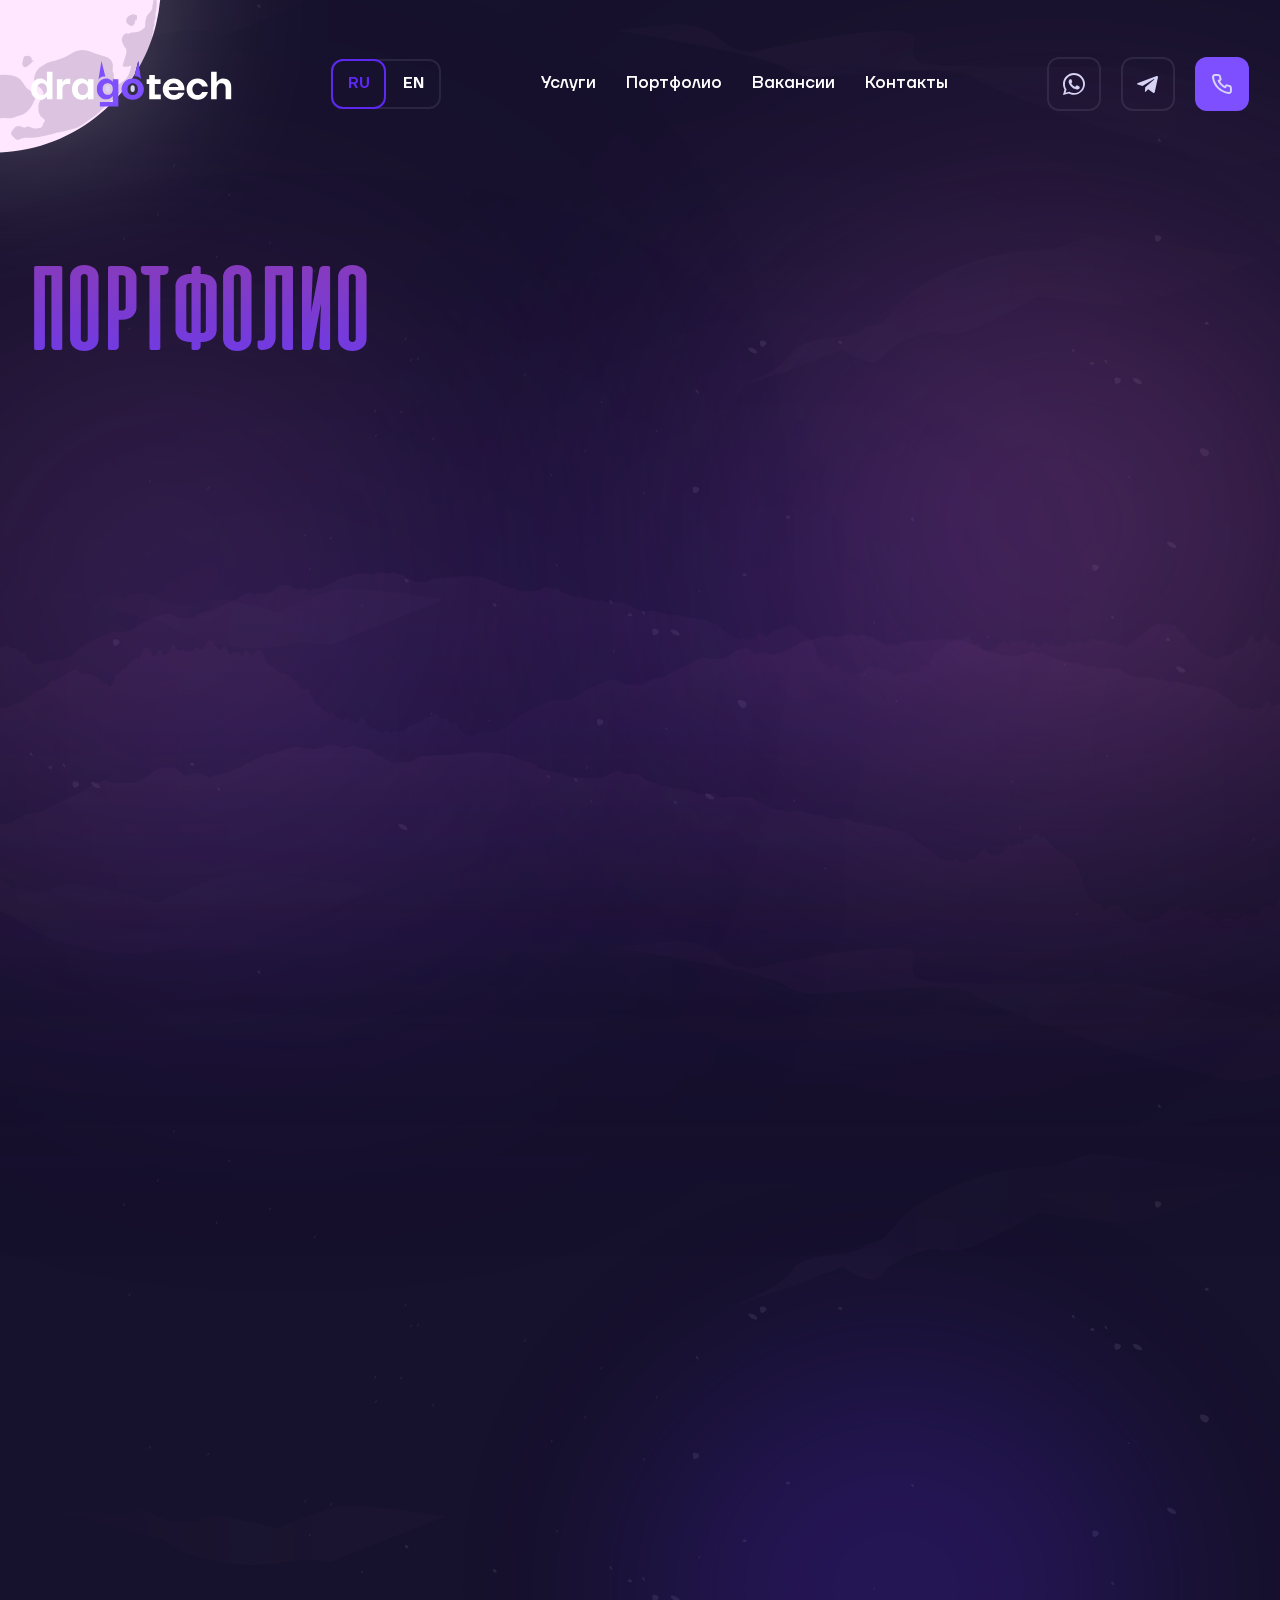
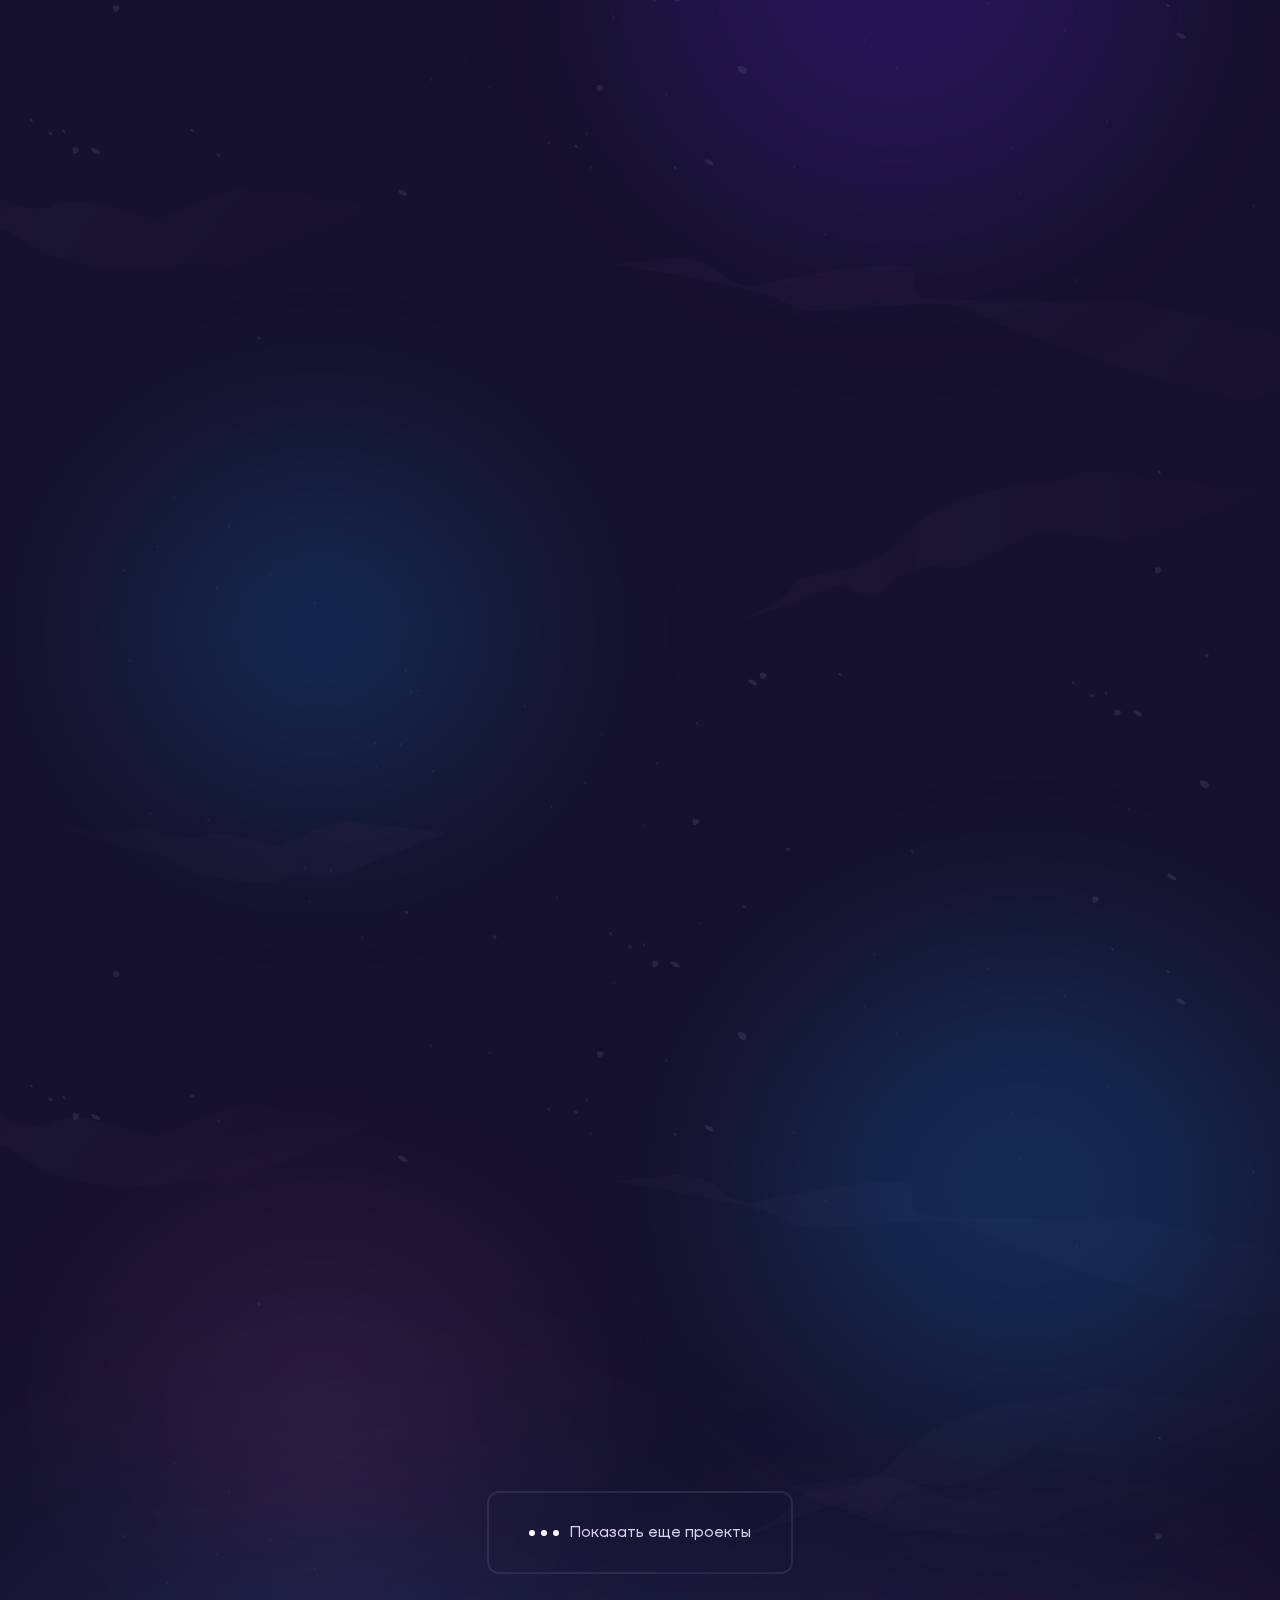
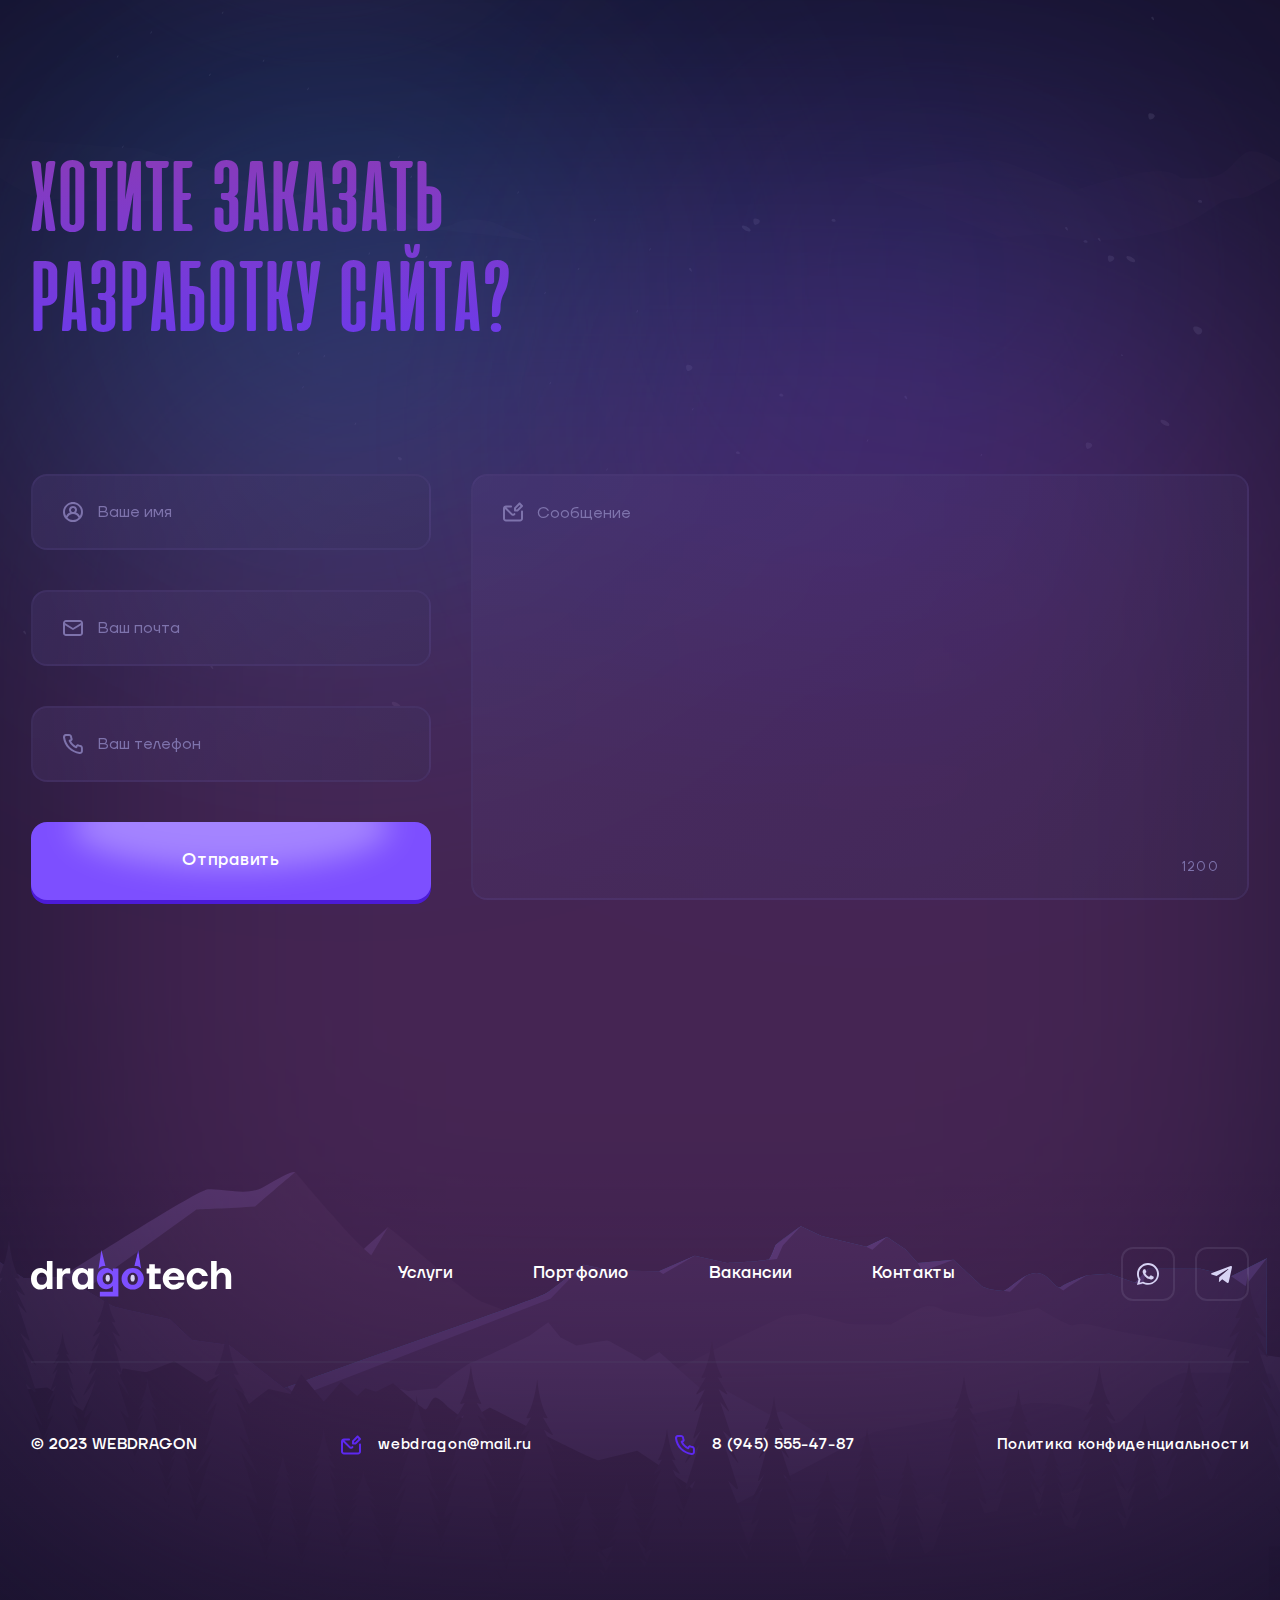
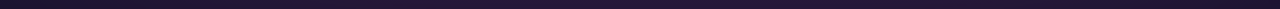
<file: projects.html>
<!DOCTYPE html>
<html lang="ru" class="page">

<head>
   <meta charset="UTF-8">
   <meta name="viewport" content="width=device-width, initial-scale=1.0">
   <link rel="shortcut icon" href="favicon.ico" type="image/x-icon">
   <meta http-equiv="X-UA-Compatible" content="ie=edge">
   <meta name="theme-color" content="#111111">
   <title>Проекты</title>

   <link rel="preload" href="fonts/CinematograficaBold.woff2" as="font" type="font/woff2" crossorigin>
   <link rel="preload" href="fonts/ManropeBold.woff2" as="font" type="font/woff2" crossorigin>
   <link rel="preload" href="fonts/TTFirsNeueBold.woff2" as="font" type="font/woff2" crossorigin>
   <link rel="preload" href="fonts/TTFirsNeueDemiBold.woff2" as="font" type="font/woff2" crossorigin>
   <link rel="preload" href="fonts/TTFirsNeueMedium.woff2" as="font" type="font/woff2" crossorigin>
   <link rel="preload" href="fonts/TTFirsNeueRegular.woff2" as="font" type="font/woff2" crossorigin>
   <link rel="stylesheet" href="css/vendor.css">
   <link rel="stylesheet" href="css/main.css">
   <link rel="preload" href="css/hover.css" as="style" onload="this.onload=null;this.rel='stylesheet'">
   <noscript>
      <link rel="stylesheet" href="css/hover.css">
   </noscript>
   <link rel="preload" href="css/animation.css" as="style" onload="this.onload=null;this.rel='stylesheet'">
   <noscript>
      <link rel="stylesheet" href="css/animation.css">
   </noscript>
</head>

<body class="page__body">
   <style type="text/css">
      #overlay {
         position: fixed;
         z-index: 9990;
         top: 0;
         left: 0;
         bottom: 0;
         right: 0;
         background: #16112C;
         transition: 1s 0.4s;
      }

      body.loader {
         overflow: hidden;
         height: 100vh;
      }

      #progress {
         position: absolute;
         width: 0;
         height: 100%;
         background-image: url(loader.svg);
         background-position: center;
         background-repeat: no-repeat;
         background-size: 400px 90px;
         background-attachment: fixed;
         top: 0;
         left: 0;
         transition: .4s;
         z-index: 9993;
      }

      #overlay__block {
         position: absolute;
         inset: 0;
         margin: auto;
         width: 400px;
         height: 90px;
         z-index: 9991;
      }

      #progstat {
         position: absolute;
         top: 0;
         left: 0;
         width: 100%;
         height: 100%;
         background-image: url(loaderBack.svg);
         background-position: center;
         background-repeat: no-repeat;
         background-size: contain;
         z-index: 9992;
      }

      @media screen and (max-width: 576px) {
         #progress {
            background-size: 200px 45px;
         }

         #overlay__block {
            width: 200px;
            height: 45px;
         }
      }
   </style>
   <div id="overlay">
      <div id="overlay__block">
         <div id="progstat"></div>
         <div id="progress"></div>
      </div>
   </div>
   <script>
      (function () {
         function id(v) { return document.getElementById(v); }
         function loadbar() {
            var ovrl = id("overlay"),
               prog = id("progress"),
               stat = id("progstat"),
               img = document.images,
               c = 0,
               tot = img.length;
            if (tot == 0) return doneLoading();

            function imgLoaded() {
               c += 1;
               var perc = ((100 / tot * c) << 0) + "%";
               prog.style.width = perc;
               if (c === tot) return doneLoading();
            }
            function doneLoading() {
               setTimeout(function () {
                  document.querySelector('body').classList.remove('loader')
                  ovrl.style.opacity = 0;
               }, 400);
               setTimeout(function () {
                  ovrl.style.display = "none";
               }, 1600);
            }
            for (var i = 0; i < tot; i++) {
               var tImg = new Image();
               tImg.onload = imgLoaded;
               tImg.onerror = imgLoaded;
               tImg.src = img[i].src;
            }
         }
         document.addEventListener('DOMContentLoaded', loadbar, false);
      }());
   </script>
   <div class="site-container">
      <header class="header fixed-block">
   <div class="container header__container">
      <button class="btn-reset burger __btnIco" aria-label="открыть меню">
         <div class="burger__line"></div>
      </button>
      <a href="index.html" class="logo">
         <img src="img/svg/logo.svg" alt="logo webdragon" class="img-con" width="201" height="46">
      </a>
      <label class="switch">
         <span class="switch__item __active">RU</span>
         <input type="checkbox" class="switch__input">
         <span class="switch__item">EN</span>
      </label>
      <nav class="nav">
         <ul class="list-reset nav__list">
            <li class="nav__item">
               <a href="service.html" class="nav__link __link">Услуги</a>
            </li>
            <li class="nav__item">
               <a href="projects.html" class="nav__link __link">Портфолио</a>
            </li>
            <li class="nav__item">
               <a href="job.html" class="nav__link __link">Вакансии</a>
            </li>
            <li class="nav__item">
               <a href="#contactForm" class="nav__link __link __scrollContact">Контакты</a>
            </li>
         </ul>
         <div class="social">
            <a href="#" class="social__item __btnBorder">
               <svg class="social__img __btnBorder__img" viewBox="0 0 24 24" fill="none"
                  xmlns="http://www.w3.org/2000/svg">
                  <path fill-rule="evenodd" clip-rule="evenodd"
                     d="M19.6999 4.1625C17.6374 2.1 14.8874 1 11.9999 1C5.94994 1 0.999939 5.95 0.999939 12C0.999939 13.925 1.54995 15.85 2.51245 17.5L0.999939 23L6.77496 21.4875C8.42496 22.3125 10.2124 22.8625 11.9999 22.8625C18.0499 22.8625 22.9999 17.9125 22.9999 11.8625C22.9999 8.975 21.7624 6.225 19.6999 4.1625ZM11.9999 21.075C10.3499 21.075 8.69995 20.6625 7.32495 19.8375L7.04993 19.7L3.61243 20.6625L4.57495 17.3625L4.29993 16.95C3.33743 15.4375 2.92493 13.7875 2.92493 12.1375C2.92493 7.1875 7.04994 3.0625 11.9999 3.0625C14.4749 3.0625 16.675 4.025 18.4625 5.675C20.25 7.4625 21.0749 9.6625 21.0749 12.1375C21.0749 16.95 17.0874 21.075 11.9999 21.075ZM16.9499 14.2C16.6749 14.0625 15.3 13.375 15.025 13.375C14.75 13.2375 14.6124 13.2375 14.4749 13.5125C14.3374 13.7875 13.7875 14.3375 13.65 14.6125C13.5125 14.75 13.3749 14.75 13.0999 14.75C12.8249 14.6125 12 14.3375 10.9 13.375C10.075 12.6875 9.52495 11.725 9.38745 11.45C9.24995 11.175 9.38746 11.0375 9.52496 10.9C9.66246 10.7625 9.79994 10.625 9.93744 10.4875C10.0749 10.35 10.075 10.2125 10.2125 10.075C10.35 9.9375 10.2125 9.8 10.2125 9.6625C10.2125 9.525 9.66245 8.15 9.38745 7.6C9.24995 7.1875 8.97496 7.1875 8.83746 7.1875C8.69996 7.1875 8.56242 7.1875 8.28742 7.1875C8.14992 7.1875 7.87492 7.1875 7.59992 7.4625C7.32492 7.7375 6.63745 8.425 6.63745 9.8C6.63745 11.175 7.59993 12.4125 7.73743 12.6875C7.87493 12.825 9.66242 15.7125 12.4124 16.8125C14.7499 17.775 15.1625 17.5 15.7125 17.5C16.2625 17.5 17.3624 16.8125 17.4999 16.2625C17.7749 15.575 17.7749 15.025 17.6374 15.025C17.4999 14.3375 17.2249 14.3375 16.9499 14.2Z"
                     fill="#D7D3F4" />
               </svg>
            </a>
            <a href="#" class="social__item __btnBorder">
               <svg class="social__img __btnBorder__img" viewBox="0 0 24 24" fill="none"
                  xmlns="http://www.w3.org/2000/svg">
                  <path
                     d="M9.24017 15.2041L8.89279 19.9505C9.3898 19.9505 9.60505 19.7431 9.86318 19.4941L12.1934 17.3308L17.0217 20.7657C17.9072 21.2451 18.5311 20.9926 18.77 19.9743L21.9393 5.54819L21.9402 5.54734C22.2211 4.27574 21.4668 3.7785 20.6041 4.09044L1.97487 11.0188C0.703463 11.4982 0.722713 12.1867 1.75874 12.4986L6.52148 13.9376L17.5844 7.21333C18.105 6.87843 18.5784 7.06373 18.189 7.39863L9.24017 15.2041Z"
                     fill="#D7D3F4" />
               </svg>
            </a>
         </div>
         <label class="switch">
            <span class="switch__item __active">RU</span>
            <input type="checkbox" class="switch__input">
            <span class="switch__item">EN</span>
         </label>
      </nav>
      <div class="social">
         <a href="#" class="social__item __btnBorder">
            <svg class="social__img __btnBorder__img" viewBox="0 0 24 24" fill="none"
               xmlns="http://www.w3.org/2000/svg">
               <path fill-rule="evenodd" clip-rule="evenodd"
                  d="M19.6999 4.1625C17.6374 2.1 14.8874 1 11.9999 1C5.94994 1 0.999939 5.95 0.999939 12C0.999939 13.925 1.54995 15.85 2.51245 17.5L0.999939 23L6.77496 21.4875C8.42496 22.3125 10.2124 22.8625 11.9999 22.8625C18.0499 22.8625 22.9999 17.9125 22.9999 11.8625C22.9999 8.975 21.7624 6.225 19.6999 4.1625ZM11.9999 21.075C10.3499 21.075 8.69995 20.6625 7.32495 19.8375L7.04993 19.7L3.61243 20.6625L4.57495 17.3625L4.29993 16.95C3.33743 15.4375 2.92493 13.7875 2.92493 12.1375C2.92493 7.1875 7.04994 3.0625 11.9999 3.0625C14.4749 3.0625 16.675 4.025 18.4625 5.675C20.25 7.4625 21.0749 9.6625 21.0749 12.1375C21.0749 16.95 17.0874 21.075 11.9999 21.075ZM16.9499 14.2C16.6749 14.0625 15.3 13.375 15.025 13.375C14.75 13.2375 14.6124 13.2375 14.4749 13.5125C14.3374 13.7875 13.7875 14.3375 13.65 14.6125C13.5125 14.75 13.3749 14.75 13.0999 14.75C12.8249 14.6125 12 14.3375 10.9 13.375C10.075 12.6875 9.52495 11.725 9.38745 11.45C9.24995 11.175 9.38746 11.0375 9.52496 10.9C9.66246 10.7625 9.79994 10.625 9.93744 10.4875C10.0749 10.35 10.075 10.2125 10.2125 10.075C10.35 9.9375 10.2125 9.8 10.2125 9.6625C10.2125 9.525 9.66245 8.15 9.38745 7.6C9.24995 7.1875 8.97496 7.1875 8.83746 7.1875C8.69996 7.1875 8.56242 7.1875 8.28742 7.1875C8.14992 7.1875 7.87492 7.1875 7.59992 7.4625C7.32492 7.7375 6.63745 8.425 6.63745 9.8C6.63745 11.175 7.59993 12.4125 7.73743 12.6875C7.87493 12.825 9.66242 15.7125 12.4124 16.8125C14.7499 17.775 15.1625 17.5 15.7125 17.5C16.2625 17.5 17.3624 16.8125 17.4999 16.2625C17.7749 15.575 17.7749 15.025 17.6374 15.025C17.4999 14.3375 17.2249 14.3375 16.9499 14.2Z"
                  fill="#D7D3F4" />
            </svg>
         </a>
         <a href="#" class="social__item __btnBorder">
            <svg class="social__img __btnBorder__img" viewBox="0 0 24 24" fill="none"
               xmlns="http://www.w3.org/2000/svg">
               <path
                  d="M9.24017 15.2041L8.89279 19.9505C9.3898 19.9505 9.60505 19.7431 9.86318 19.4941L12.1934 17.3308L17.0217 20.7657C17.9072 21.2451 18.5311 20.9926 18.77 19.9743L21.9393 5.54819L21.9402 5.54734C22.2211 4.27574 21.4668 3.7785 20.6041 4.09044L1.97487 11.0188C0.703463 11.4982 0.722713 12.1867 1.75874 12.4986L6.52148 13.9376L17.5844 7.21333C18.105 6.87843 18.5784 7.06373 18.189 7.39863L9.24017 15.2041Z"
                  fill="#D7D3F4" />
            </svg>
         </a>
         <button data-popupId="popupPhone" class="btn-reset header__btn __btn popup__link"
            aria-label="перезвонить">Перезвонить</button>
         <button data-popupId="popupPhone" class="btn-reset header__btn  __btnIco popup__link" aria-label="перезвонить">
            <svg class="header__btn__img" viewBox="0 0 24 24" fill="none" xmlns="http://www.w3.org/2000/svg">
               <path
                  d="M19.44 13.0004C19.22 13.0004 18.99 12.9304 18.77 12.8804C18.3245 12.7822 17.8866 12.6518 17.46 12.4904C16.9961 12.3216 16.4861 12.3304 16.0283 12.515C15.5704 12.6996 15.1971 13.047 14.98 13.4904L14.76 13.9404C13.786 13.3985 12.891 12.7256 12.1 11.9404C11.3147 11.1494 10.6418 10.2544 10.1 9.28036L10.52 9.00036C10.9633 8.78327 11.3108 8.40989 11.4954 7.95205C11.68 7.49421 11.6888 6.98427 11.52 6.52036C11.3612 6.09278 11.2309 5.65515 11.13 5.21036C11.08 4.99036 11.04 4.76036 11.01 4.53036C10.8885 3.82598 10.5196 3.1881 9.9696 2.7316C9.4196 2.27509 8.72467 2.02997 8.00998 2.04036H5.00998C4.57901 2.03631 4.15223 2.12517 3.75869 2.30089C3.36515 2.4766 3.01409 2.73505 2.72941 3.05864C2.44473 3.38222 2.23311 3.76335 2.10897 4.17607C1.98482 4.58879 1.95106 5.02342 2.00998 5.45036C2.54272 9.63974 4.45601 13.5322 7.44763 16.513C10.4393 19.4938 14.3387 21.3929 18.53 21.9104H18.91C19.6474 21.9114 20.3594 21.6409 20.91 21.1504C21.2263 20.8674 21.4791 20.5205 21.6514 20.1327C21.8238 19.7448 21.9119 19.3248 21.91 18.9004V15.9004C21.8977 15.2057 21.6448 14.5369 21.1943 14.008C20.7439 13.4791 20.1238 13.123 19.44 13.0004ZM19.94 19.0004C19.9398 19.1423 19.9094 19.2827 19.8508 19.412C19.7921 19.5413 19.7066 19.6566 19.6 19.7504C19.4882 19.8468 19.3576 19.9189 19.2164 19.962C19.0752 20.005 18.9265 20.0181 18.78 20.0004C15.0349 19.5202 11.5562 17.8068 8.89269 15.1306C6.22917 12.4545 4.53239 8.96769 4.06998 5.22036C4.05406 5.07387 4.06801 4.92569 4.11098 4.78475C4.15395 4.64381 4.22505 4.51304 4.31998 4.40036C4.41369 4.29369 4.52904 4.2082 4.65836 4.14957C4.78767 4.09095 4.92799 4.06054 5.06998 4.06036H8.06998C8.30253 4.05518 8.5296 4.13124 8.71212 4.27543C8.89464 4.41962 9.02119 4.62293 9.06998 4.85036C9.10998 5.12369 9.15998 5.39369 9.21998 5.66036C9.3355 6.1875 9.48924 6.70554 9.67998 7.21036L8.27998 7.86036C8.16028 7.91528 8.0526 7.9933 7.96314 8.08995C7.87367 8.1866 7.80418 8.29997 7.75865 8.42355C7.71312 8.54713 7.69245 8.67849 7.69783 8.81008C7.7032 8.94167 7.73452 9.0709 7.78998 9.19036C9.22918 12.2731 11.7072 14.7512 14.79 16.1904C15.0334 16.2904 15.3065 16.2904 15.55 16.1904C15.6747 16.1457 15.7893 16.0768 15.8871 15.9875C15.985 15.8983 16.0641 15.7905 16.12 15.6704L16.74 14.2704C17.2569 14.4552 17.7846 14.6088 18.32 14.7304C18.5866 14.7904 18.8566 14.8404 19.13 14.8804C19.3574 14.9291 19.5607 15.0557 19.7049 15.2382C19.8491 15.4207 19.9252 15.6478 19.92 15.8804L19.94 19.0004Z"
                  fill="#D7D3F4" />
            </svg>
         </button>
      </div>
   </div>
</header>
      <main class="main">
         <section class="allprojects">
   <div class="hero__back">
      <div class="blob04">
      </div>
      <div class="blob03">
      </div>
      <div class="blob02">
      </div>
      <div class="blob01">
      </div>
      <div class="cloud">
         <svg fill="none" viewBox="0 0 1920 869" xmlns="http://www.w3.org/2000/svg">
            <g clip-path="url(#d)" clip-rule="evenodd" fill-opacity=".1" fill-rule="evenodd">
               <path
                  d="m1920 118.97c-1.92-1.121-2.4-3.683-4-5.124-7.36-0.48-10.88 2.562-14.88 5.444-3.36-1.441-6.88-0.64-9.44 0.961-2.56-0.64-5.28-1.121-6.24-3.202-1.28 0-1.6 1.441-3.52 0.96-1.28-2.402-2.4-4.964-4.48-6.405-0.48 0.961-2.88-0.96-3.68 0.481-1.6 0-1.6 1.441-3.2 1.441-1.12-0.481-1.76-1.441-2.24-2.722-1.6 0.8-3.2-0.641-4.96 0.48-0.8-2.722-2.72-4.644-3.68-7.366-0.96-0.96-1.44-2.081-2.24-3.202-0.96-0.8009-2.4-0.961-2.72-2.242-0.96 1.281-0.96 3.523-2.72 4.163-2.88-0.64-5.6-1.601-6.24-4.6434-1.92 0-2.08 2.2414-4.48 1.7614-4.32-0.9608-4.64-5.9246-8.16-7.686-0.64-1.9215-1.92-3.2025-2.72-4.9639-1.12-1.4411-1.28-3.843-2.72-4.9639-2.72-0.4804-2.88 1.6013-4.96 1.7614-1.92-2.7221-5.92-3.0424-8.64-4.9639-3.52 1.281-3.84 5.6044-6.72 7.3658-2.08 0-2.88-0.9608-4.48-1.4412-1.12 0.4804-3.04 0.8007-3.52-0.4803-1.28 0.6405-2.72 1.281-3.68 2.2417-1.92-0.1601-2.24-2.0816-4-2.2417-0.96 0-0.48 1.7613-1.28 1.7613-1.12 0-1.92 0.1602-1.76 1.4412-1.12 0.9607-1.92 2.2417-2.72 3.6829-1.44-0.6405-2.4-1.9215-3.68-2.7222-1.6 1.7614-2.08 4.6437-4 5.9247-2.4 0.4803-4.32 0-5.44-1.7614-1.28-1.281-1.12 1.1209-2.72 0.9607-0.96-1.6012-2.56-2.7221-4-3.6828-1.6-1.281-1.76 1.9215-3.68 1.7613-0.32-0.9607-3.04-1.7613-3.68-0.9607-1.6-0.1601-1.6-2.0816-3.52-1.7614-0.96-0.9608-3.04-0.6405-3.2-2.2418-1.28 0.4804-2.4 0.4804-3.68 0-0.96-1.2809-2.4-2.0816-3.2-3.6828-0.48-0.6405-0.64-1.9215-1.28-2.2418-1.44 0.3203-0.96-1.1209-1.76-1.4411-3.2 0.3202-3.52 3.5227-4.96 5.4442-2.24 0.1602-1.92 2.8823-4 3.2026-0.64-1.2811-2.88-1.1209-4-1.7614-1.6-2.7222-2.4-6.405-4.96-8.1664-1.6 1.4411-1.6 4.4835-3.2 5.9246-2.24 4.0032-4.96 7.3658-6.72 11.849-1.92-0.6405-4.48-0.8006-5.44 0.9607-1.44 0-2.88-1.1208-4 0-1.76 0.6406-2.08 2.4019-3.2 3.6833-1.76 0.48-2.56 1.921-4 2.722-7.68-0.16-10.08 4.964-16.64 5.924-2.24 0-2.56-1.921-4.48-2.241-1.92 0-3.36-0.961-5.44-0.961-1.92-1.761-5.12-2.082-6.72-4.163-1.92-1.441-3.84-3.0428-6.24-4.1636-3.84-3.3627-7.68-6.5652-11.2-10.088-1.6-3.5228-4.16-6.0848-5.92-9.6075-1.76-1.1209-4-1.7614-4.96-3.6829-0.96-0.8007-3.52 0-4-1.4412-1.44-2.562-2.24-5.6043-4-7.686-1.76-0.3202-0.96 1.7614-2.24 1.7614-1.6-0.3202-2.08-1.9215-4-1.7614-1.6-0.3202-1.92 0.4804-2.72 0.9608 0-1.1209-1.92-0.4804-2.24-1.4411-0.8 0.8006-2.56 0.8006-3.52 1.4411-2.08-0.3203-2.4-2.562-4.48-2.7221-3.04 0.3202-4.16 2.562-5.44 4.6436-1.12 0-0.8-1.6013-2.24-1.4411-0.8 1.4411-1.6 2.7221-3.68 2.7221-0.64 1.281-2.08 1.9215-3.2 2.7221-0.96 0.9608-1.44 2.0816-2.24 3.2025-1.12 0.3203-2.72 0.3203-3.2 1.4412-0.32 1.281-2.08 0.9607-2.24 2.2417-1.76 1.1209-3.36 2.4019-4.48 4.1633-1.76 0.3202-2.88 1.4411-4.48 1.7613-1.44 1.1209-2.72 2.5621-3.2 4.6437-1.28 0.1601-2.4 0.1601-3.68 1.4411-0.8 0.8006-1.44 2.4019-1.76 3.6829-2.08 0-2.56-1.9215-4-2.7221-2.08 0.1601-3.36-0.1602-4.96-0.4804-0.48-1.1209-2.72-0.6405-3.2-1.7614-1.28-0.3202-1.12-1.9215-2.72-1.7614-2.56-0.4804-3.36 0.9608-5.44 0.9608-2.24-0.9608-2.88-3.5228-5.92-3.6829-1.6-0.8006-2.24 0-2.72 1.4411-2.56-1.6012-4.8-0.9607-8.16-1.4411-2.56-0.6405-3.68-2.7221-6.72-2.7221-2.4 0.8006-3.2 3.0424-4.96 4.6436-1.76 0.4804-2.56-0.9608-3.68 0-0.64 0.8006-0.96 1.7614-2.24 1.7614-0.96-1.1209-2.56-1.6013-3.68-2.7222-1.6 0.4804-2.24 1.9215-4 2.2418-2.08 0-2.24 1.6013-3.68 2.2418-1.6 0.4803-1.12-1.7614-2.24-2.2418-0.8-0.3203-1.92 0.3203-2.72-0.4804-0.48-0.6405-0.96-1.4411-1.76-2.2417-2.24 1.9215-3.68 4.4835-4.48 7.8461-2.24-0.4804-3.36-2.0816-5.92-2.2417-2.88 1.1208-5.6-0.3203-6.72 2.2417-1.6 0-0.32-3.0424-2.24-2.7221-0.32-1.1209-1.28-1.7614-1.28-3.2025-1.92 0-0.64 2.8822-3.2 2.2417-2.08 0.4804-2.56-0.8006-3.68-1.4411-0.8-1.6013-2.88 1.281-3.2-0.9607-2.08 0.4803-2.24 3.0423-4 3.6828-1.12 1.281-2.88 1.9215-4.96 2.2418-2.4-0.8006-2.24-4.3234-3.68-6.405-2.88-0.1602-2.24 3.2025-5.44 2.7221-4-0.3202-4.64-3.843-8.16-4.6436-3.2 0.9607-5.92 2.4019-9.44 3.2025-2.24 0.1601-1.28-2.7221-3.2-2.7221-3.36 0.1601-4 2.8822-4.96 5.4442-0.64 0-0.96-0.9607-1.28-1.4411-0.32-0.3203-0.64 0-0.96-0.4804s-0.32-1.1209-0.96-1.7614c-0.64-0.8006-1.28-0.6405-2.72-1.4411-2.08 0.1601-2.4 2.0816-3.68 3.2025-1.44 0.6405-1.44 0-3.2 0-0.64 1.7614-1.76 3.0424-2.24 4.9639-2.72 0.3202-4.8 1.1209-7.2 1.7614-1.6 0.4803-1.92 2.2417-2.72 3.6829-1.44-0.8007-1.6-3.0424-3.68-3.2026-1.92-0.4803-2.56 0.4804-3.68 0.9608-0.64-1.9215-2.4-2.7221-2.72-4.9639-1.28-1.281-1.44-3.6829-3.68-4.1632-1.44-1.2811-1.44 1.6012-2.72 1.7613-0.96-1.1208-0.96 2.4019-2.72 1.7614-1.12-4.9639-5.12-7.0455-5.92-12.33-2.56 0.3202-3.68 2.0816-5.44 3.2025-1.76 0-3.2 0.4803-4 1.4411-1.6 0.3202-1.92-0.8006-3.68-0.4804-2.56 0.9608-5.28 1.6013-6.24 4.1633-1.28-1.7614-2.88 0-4.48 0.4804-0.64 1.281-1.92-0.8007-2.24 0.4803-0.64 0.6405-1.6 0.6405-2.24 0-1.12 1.6013-1.6 4.0032-2.72 5.4443-1.6 0-2.56-0.6405-3.68-1.4411-2.88 3.3626-5.12 7.2056-9.44 9.1276-1.28 2.722-2.88 5.284-4 8.166-1.6 2.242-1.6 6.245-4 7.686-1.6 1.441-2.08-0.961-3.52-0.961-0.96-1.281-2.4 0.641-4 0-1.6 0.961-1.92 3.363-2.72 4.964-0.48 1.922-2.4 2.562-3.68 3.683-3.2 0.16-4.8-1.281-6.72-2.242-2.56 0.32-2.24 3.843-4.96 4.163-3.2 0.161-4.32-1.761-7.2-1.761-3.68 0.48-4.64 3.843-8.16 4.644-1.92 0-1.44-2.562-2.72-3.203-1.92-0.64-3.04-2.242-5.92-1.761-0.8-1.601-2.56-2.242-3.2-4.163-1.6 0-1.28 2.401-3.2 2.241-1.12-1.441-1.92-3.042-3.68-3.683-1.44-0.16-1.92 0.641-2.24 1.442-0.64 1.12-1.76-0.481-1.76 0.48-2.72-0.801-4.64-2.562-7.68-3.203-3.68 0.801-6.24 2.883-8.16 5.445-2.4-0.321-2.56 1.601-4 2.241-1.44 0-2.24 0.801-4 0.481-2.08 0.16-2.08 2.402-3.68 3.202-1.6-0.8-2.24 0-4 0-4.32-0.96-7.36-3.202-11.2-4.643-1.28-1.441-2.4-3.043-3.68-4.644-0.96-1.761-1.44-3.683-3.68-4.163-1.92 0-3.52 0.48-4 1.761-1.76-0.961-1.92 1.121-3.68 1.441-2.4-0.64-3.2-2.722-4.96-4.163-2.56-0.48-4.16-2.402-5.92-2.242 0-1.601-1.28-1.761-2.24-2.241-3.36-8.647-6.24-17.614-9.92-26.101-2.4-0.8006-3.04-3.3626-6.24-3.2025-0.48-1.1209-1.6-1.7614-2.72-2.2418-0.32-0.9607-0.8 0-1.28 0s-0.48-1.1208-1.28-0.9607c-2.08-1.4411-2.24-4.8038-5.44-4.9639-0.64-2.8823-3.36-4.0031-4.48-6.405-1.92-0.4804-1.44 1.6012-3.2 1.4411-0.48-2.2417-3.04-2.4019-4-4.1632-1.12 1.6012-1.92 3.5227-3.2 4.9638-0.8 0.8007-2.24-0.8006-3.68-0.9607-1.28 1.1209-1.92 2.8822-3.2 4.1632-1.44 0-1.12-1.6012-1.76-2.2417-1.44 0-0.64 2.4019-2.24 2.2417-0.64 0.8007-3.04 0-2.72 1.7614-0.8-0.4804-0.8-1.6012-1.28-2.2417-2.4 0.8006-3.2 3.2025-4 5.4442-3.04 0.3203-3.2 3.3627-6.24 3.6829-1.92 0-3.04-0.6405-4-1.4411-2.56 0-1.12-4.0032-3.68-4.1633-3.04-0.3202-3.04 2.4019-4.48 3.6829-0.16 1.1209-1.28 1.4411-1.28 2.7221-1.44-0.1601-1.92 0.6405-2.24 1.4412-1.6 0.8006-1.28 0-2.24-0.9608-1.6 0.3203-2.24 1.9215-3.2 1.7614-1.12 1.1209-2.08 0.3202-4 0.9607-1.6-0.3202-2.4-1.4411-3.2-2.7221-2.56 0-3.2 1.7614-5.44 1.7614-0.16-0.9608-2.56-0.4804-2.24 0.4804-1.12 0-0.64-1.7614-1.28-2.2418-1.12 0-1.76 0.8006-3.2 0.4804-3.36-4.3234-8.64-6.8854-12.64-10.568-5.12-2.4019-8.64-6.5651-13.6-9.1271-5.28-1.1209-10.4-2.562-15.36-4.1633-1.76-0.3202-2.24 0.8006-4 0.4804-2.72-0.6405-4.96-1.9215-8.64-1.7614-2.08-1.1209-4.64-1.9215-8.16-1.7614-1.44-1.281-3.84-1.6012-5.92-2.2417-6.56 0.9607-12.96 0.3202-17.6-2.7221-1.6 0.1601-2.88 0.6405-4.96 0.4803-2.24 0-2.24-1.9215-4.96-1.4411-1.28-0.8006-3.52-0.8006-4.96-1.4411-3.04-0.3203-4.96 0.4804-7.68 0.4804-3.36-0.6406-6.4-1.7614-10.88-1.4412-6.56-2.8822-12.32-6.5651-18.88-9.6075-3.2 0.9608-6.56-0.4804-9.44-0.4804-0.32 0-0.48 0.4804-0.48 0.4804-2.88-0.1601-5.12-0.3202-8.64 0.4804-3.2-0.4804-4.96-2.2418-7.68-3.2025-3.2-0.4804-4.32 1.1209-7.2 0.9607-4.48-0.8006-8.48-1.9215-12.16-3.6829-4 0-9.92-0.9607-13.92-2.2417-2.24-0.3203-2.24-0.3203-4.48 0-2.88-2.4019-7.68-2.8823-11.2-4.6436-1.76-1.4412-3.52-2.7222-5.44-4.1633-1.6 0.3202-2.24-0.4804-3.2-0.9608-1.92 0-3.68 0.1602-4.96 0.9608-2.4-0.8006-3.68-2.7221-6.72-2.7221-4.16 0-5.76 2.4018-8.64 3.6828-3.04 1.1209-7.04 1.1209-10.4 1.7614-8.32-1.4411-17.28 0.8007-22.08-4.1632-6.08 0.4803-10.56-2.8823-14.88-2.7222-2.72-1.1208-4.32-3.2025-6.72-4.6436-4.96-1.4411-10.56-2.0816-13.92-4.9639-3.04-0.48038-5.92-0.96075-8.64-1.7614-8.8-0.32025-15.36-1.281-24.32-0.48037-1.76 0-2.56 0.96075-4 1.4411-1.44 0-2.24-0.80062-4-0.48037-1.6-0.32025-1.76 0.96075-3.2 0.96075-8.96 0-15.84 0.6405-22.56 0.96075-3.52 1.1209-5.92 3.5228-8.96 4.9639-2.72-2.0816-8.32 0-10.88-0.4804-2.56-0.3202-3.52-2.4018-6.24-2.7221-1.44-1.4411-3.04-2.7221-5.92-2.7221-1.28-2.2418-3.68-3.2025-5.92-4.6436-4.64 0.6405-6.72-1.4411-9.92-2.2418-3.2 0-5.12 1.6012-8.64 1.4411-2.24 0-2.88-1.6013-4.96-1.7614-2.88-0.32025-4.64 0.48038-7.2 0.48038-2.88 1.4411-4.48 1.6013-7.68 2.2418-4.64 0.32025-9.44-1.4411-13.92-1.4411-3.04 0-6.24 0.96076-8.96 1.7614-2.08 0.6405-4.32 1.4411-5.92 2.7221-3.04-0.96075-4.96 1.6012-6.72 0.48038-3.52 2.562-9.12 2.8822-11.68 6.405-0.8 0.8007-0.8-0.3202-2.24 0-1.6 0.9608-2.72 2.0817-4 3.2025-3.84 0.6405-6.88 2.2418-9.44 4.1633-5.28 0.4804-10.56 1.1209-13.92 3.6829-2.72-1.1209-4.16-3.3627-7.68-3.6829-3.36 0.4804-6.08 1.4411-8.96 2.2417-3.52-1.281-5.44-4.3233-8.64-5.9246-3.84-0.3202-7.04-0.4804-10.4 0-3.52 1.1209-5.76 3.6829-8.64 5.4443-2.56 2.0816-6.08 3.3626-8.96 4.9639-4.64 0.9607-11.2 0-15.84 0.9607-2.4-0.8006-4.48-1.7614-7.2-2.2417-6.56 2.4018-12.32 5.4442-17.6 9.1271-2.56 0.6405-4.96 2.0816-7.2 3.2025-6.4 3.2025-13.44 6.2449-19.84 10.088-3.52 1.1209-7.68 1.6013-11.68 2.2418-4 1.9215-8.32 3.843-11.68 6.405-3.2-0.3203-4.64 0.9607-7.68 0.9607-2.08-0.3202-4.32-0.4804-5.92-1.4411-2.24 1.1209-5.6 0-8.16 0-3.04-2.562-7.36-3.6829-11.68-4.9639-6.56 0-10.24 3.3626-15.84 4.6436-1.76 0.9608-4 1.7614-5.44 3.2025-2.08 0.1602-3.36 1.1209-5.44 1.4412-3.84 2.0816-7.2 4.4835-9.92 7.686-5.76 2.4019-10.56 5.7645-17.6 6.8854-3.84-0.1601-6.88-1.281-11.2-0.9608-4.32 0.9608-7.52 2.7222-11.68 3.6829-2.08 1.1209-4.32 2.2418-6.24 3.6829-8.16 2.2417-15.52 5.2841-21.12 10.088-3.68 1.4411-5.6 4.6436-8.64 6.8854-3.2 1.9211-5.28 4.9641-8.16 7.3661-5.28 0.16-7.84 3.042-11.68 4.643-2.72 0-6.24-0.48-7.68 0.961-2.08 0.48-1.44-1.761-3.68-1.441-5.28 1.121-10.4 2.242-13.92 4.964-2.24 0.16-4.16 0.64-6.24 0.961-2.24-0.641-1.44-3.043-4.48-1.762-1.28-2.562-3.36-4.643-5.92-5.924-0.48-3.363-2.4-5.285-4-7.366-1.6 0.48-3.68 0.48-5.44 0.961-1.92 0-1.44-2.5625-2.72-3.203-0.64-1.4411-1.44-2.4019-2.72-3.2025-1.44-1.281-2.24 1.1209-4.48 0.4804-2.4-1.281-4.16-3.3627-6.24-4.9639-2.56 0.1601-3.2 2.2417-5.44 2.7221-1.12 0-2.24 0-2.72-0.4804-1.44 0.8007-3.36 3.0424-5.44 1.7614-1.44 0.8006-2.08 2.562-2.72 4.1633-3.52 0.1601-5.76 1.9216-7.68 3.6826-2.08-0.16-3.36 0.16-4.96 0.481-4 2.241-6.24 6.565-10.88 8.166-2.72 0-4.8-0.961-7.2-1.441-1.76 0.64-2.88 1.921-4 3.202-1.92-1.12-2.4-3.682-5.92-3.202-2.72-0.641-2.24 1.921-3.68 2.722-2.08-0.32-2.72-3.042-4.96-1.761-0.16-1.602-1.12-2.562-2.24-3.203-2.56-1.121-3.2 0.641-5.44 0.961-0.32-1.601-1.44-2.242-1.76-3.683-0.32-1.121-1.92 0.801-2.72-0.48-1.44-4.004-4.48-6.4054-5.92-10.569-3.68 0.8006-4 5.124-6.24 7.3656-2.56 0.32-3.68-0.801-4.48-2.2416-1.6 0-2.24 0.8006-3.68 0.9607-0.48-1.9215-2.08-2.4019-2.24-4.6436-2.08 1.281-4.8 2.0816-6.72 3.6829-1.76-1.6013-4.48-2.562-5.92-4.6437-0.96-0.6405-1.12-2.2417-2.24-2.7221-0.96-0.8006-2.4-0.9607-2.72-2.2417-1.44-0.6405-2.24 0.3202-3.2 1.4411-2.08-1.4411-3.36-4.8038-7.2-3.2025-1.12-2.4019-3.04-4.0032-3.68-6.8854-1.76 0-1.44 1.9215-3.2 0.9607 0-2.2417-2.56-2.2417-2.72-4.6436-0.96-1.281-1.76-2.7221-2.24-4.6436-1.76-2.8823-3.2-5.9247-4-9.6075-2.88-0.3203-4.64 0.4803-6.72 0.9607-3.04-1.9215-4.8-5.2841-6.24-8.6468-3.36-0.9607-5.28-3.3626-6.72-6.405-2.24 0-3.68-0.8006-5.12-1.7614v521.21h1920v-449.15z"
                  fill="url(#c)" />
               <path
                  d="m1920 214.41c-0.96-0.961-2.24-1.762-2.56-3.363-1.92 0-1.28 2.722-3.52 2.562-1.12-1.441-2.08-3.363-4-4.003-1.6-0.16-2.08 0.64-2.56 1.441-0.64 1.281-1.92-0.641-1.92 0.48-3.04-0.96-5.12-2.882-8.48-3.522-4 0.96-6.88 3.202-8.96 6.084-2.72-0.32-2.88 1.762-4.48 2.562-1.6 0-2.56 0.801-4.48 0.481-2.24 0.16-2.4 2.562-4 3.522-1.76-0.96-2.4 0-4.48 0-4.64-1.12-8.16-3.522-12.48-5.124-1.44-1.601-2.72-3.362-4-4.963-0.96-1.922-1.6-4.004-4-4.484-2.08 0-3.84 0.48-4.48 2.082-1.92-1.121-2.08 1.121-4 1.441-2.72-0.641-3.52-3.043-5.44-4.484-2.72-0.48-4.48-2.562-6.4-2.562 0-1.761-1.44-1.921-2.56-2.562-3.68-9.607-7.04-19.535-10.88-28.822-2.56-0.961-3.36-3.683-7.04-3.523-0.64-1.281-1.76-1.922-3.04-2.562-0.32-1.121-0.96 0-1.44 0-0.64 0-0.48-1.281-1.44-0.961-2.24-1.601-2.4-5.284-5.92-5.604-0.8-3.203-3.68-4.324-4.96-7.046-2.24-0.48-1.6 1.762-3.52 1.441-0.64-2.401-3.36-2.562-4.48-4.483-1.28 1.761-2.08 3.843-3.52 5.604-0.96 0.801-2.4-0.8-4-0.96-1.28 1.281-2.24 3.202-3.52 4.483-1.6 0-1.28-1.761-1.92-2.562-1.6 0-0.64 2.722-2.56 2.562-0.8 0.961-3.36 0-3.04 2.082-0.8-0.481-0.96-1.762-1.44-2.562-2.72 0.8-3.52 3.522-4.48 6.084-3.36 0.321-3.52 3.843-7.04 4.004-2.08 0-3.36-0.641-4.48-1.442-2.88 0-1.28-4.483-4-4.483-3.36-0.32-3.36 2.722-4.96 4.003-0.16 1.281-1.44 1.601-1.44 3.042-1.6-0.16-2.08 0.641-2.56 1.442-1.76 0.8-1.44 0-2.56-0.961-1.76 0.32-2.56 2.242-3.52 2.081-1.28 1.281-2.24 0.321-4.48 0.961-1.76-0.32-2.72-1.601-3.52-3.042-2.88 0-3.52 1.921-5.92 2.081-0.16-1.12-2.72-0.48-2.56 0.481-1.28 0-0.8-1.922-1.44-2.562-1.12 0.16-1.92 0.8-3.52 0.48-3.68-4.804-9.44-7.526-13.92-11.689-5.76-2.722-9.44-7.206-14.88-10.088-5.76-1.281-11.52-2.882-16.96-4.483-1.92-0.321-2.4 0.96-4.48 0.48-3.04-0.801-5.44-2.082-9.44-2.082-2.4-1.281-5.12-2.241-8.96-2.081-1.6-1.441-4.32-1.762-6.4-2.562-7.36 1.121-14.4 0.32-19.36-3.043-1.76 0.321-3.2 0.801-5.44 0.481-2.4 0-2.56-2.242-5.44-1.441-1.44-0.961-3.84-0.801-5.44-1.441-3.36-0.321-5.44 0.48-8.48 0.48-3.84-0.641-7.04-1.922-12-1.441-7.2-3.203-13.6-7.366-20.96-10.568-3.52 1.12-7.2-0.481-10.4-0.481-0.32 0-0.48 0.481-0.48 0.481-3.2-0.161-5.76-0.321-9.44 0.48-3.52-0.48-5.6-2.402-8.48-3.523-3.52-0.64-4.8 1.121-8 0.961-4.96-0.961-9.44-2.242-13.44-4.003-4.48 0-10.88-1.121-15.36-2.562-2.4-0.321-2.56-0.321-4.96 0-3.2-2.562-8.32-3.203-12.48-4.964-1.92-1.601-3.84-3.043-5.92-4.484-1.76 0.321-2.4-0.64-3.52-0.96-2.24 0-4.16 0.16-5.44 0.96-2.56-0.96-4-3.042-7.52-3.042-4.48 0-6.4 2.562-9.44 4.003-3.36 1.121-7.68 1.281-11.52 2.082-9.12-1.602-19.04 0.8-24.32-4.484-6.88 0.641-11.68-3.2023-16.48-3.0422-3.04-1.1208-4.8-3.6828-7.52-5.124-5.44-1.4411-11.68-2.2417-15.36-5.6043-3.36-0.4804-6.56-1.1209-9.44-2.0817-9.76-0.3202-16.96-1.281-26.88-0.4804-1.92 0-2.88 1.1209-4.48 1.4412-1.6 0-2.56-0.8006-4.48-0.4804-1.76-0.3202-1.92 1.1209-3.52 0.9608-9.92 0-17.44 0.6405-24.96 0.9607-3.84 1.281-6.56 3.843-9.92 5.6044-3.04-2.4019-9.12 0-12-0.4804s-4-2.7221-7.04-3.0424c-1.6-1.6012-3.36-2.8822-6.4-3.0423-1.44-2.4019-4.16-3.5228-6.4-4.9639-5.12 0.6405-7.52-1.4412-10.88-2.562-3.68 0-5.6 1.7613-9.44 1.4411-2.56 0-3.2-1.7614-5.44-2.0816-3.2-0.3203-5.12 0.6405-8 0.4803-3.2 1.6013-4.96 1.7614-8.48 2.562-5.28 0.3203-10.4-1.6012-15.36-1.4411-3.36 0-7.04 1.1209-9.92 2.0816-2.24 0.6405-4.8 1.6013-6.4 3.0424-3.36-0.9607-5.6 1.7614-7.52 0.4804-3.84 2.7221-10.08 3.2025-12.96 7.0455-0.96 0.9608-0.96-0.3202-2.56 0-1.76 0.9608-3.04 2.2418-4.48 3.5228-4.32 0.8006-7.52 2.4018-10.4 4.4835-5.92 0.64-11.68 1.281-15.36 4.003-2.88-1.281-4.64-3.683-8.48-4.003-3.68 0.48-6.72 1.601-9.92 2.562-4-1.441-5.92-4.8038-9.44-6.5652-4.32-0.3202-7.84-0.4803-11.52 0-3.84 1.281-6.24 4.0032-9.44 6.0852-2.88 2.241-6.72 3.682-9.92 5.604-5.12 1.121-12.32 0-17.44 0.961-2.56-0.961-4.96-1.922-8-2.562-7.2 2.562-13.6 6.084-19.36 10.088-2.88 0.8-5.44 2.241-8 3.522-7.04 3.523-14.88 7.046-21.92 11.049-4 1.121-8.48 1.761-12.96 2.562-4.48 2.242-9.12 4.163-12.96 7.046-3.52-0.321-5.12 1.12-8.48 0.96-2.4-0.32-4.8-0.48-6.4-1.441-2.4 1.281-6.24 0-8.96 0-3.36-2.722-8.16-4.163-12.96-5.604-7.36 0.16-11.36 3.683-17.44 4.964-2.08 1.121-4.48 1.921-5.92 3.522-2.24 0.161-3.84 1.281-5.92 1.442-4.32 2.241-8 4.963-10.88 8.646-6.4 2.562-11.68 6.245-19.36 7.526-4.32-0.32-7.68-1.281-12.48-0.961-4.64 0.961-8.32 3.043-12.96 4.004-2.4 1.281-4.8 2.562-7.04 4.003-8.96 2.402-17.12 5.924-23.36 11.048-4 1.602-6.24 5.124-9.44 7.526-3.52 2.242-5.76 5.605-8.96 8.007-5.76 0.16-8.64 3.362-12.96 4.963-3.04 0-6.88-0.48-8.48 0.961-2.4 0.481-1.6-2.081-4-1.441-5.76 1.121-11.52 2.562-15.36 5.604-2.4 0.161-4.64 0.641-7.04 0.961-2.4-0.64-1.6-3.362-4.96-2.081-1.44-2.883-3.68-5.124-6.4-6.566-0.48-3.682-2.56-5.764-4.48-8.006-1.76 0.641-4.16 0.481-5.92 0.961-2.24 0-1.6-2.722-3.04-3.523-0.64-1.601-1.6-2.722-3.04-3.523-1.6-1.281-2.4 1.281-4.96 0.481-2.72-1.441-4.64-3.683-7.04-5.605-2.72 0.16-3.52 2.562-5.92 3.043-1.28 0-2.4 0-3.04-0.481-1.6 0.801-3.68 3.363-5.92 2.082-1.6 0.961-2.24 2.722-3.04 4.484-4 0.16-6.24 2.081-8.48 4.003-2.24-0.321-3.68 0.32-5.44 0.48-4.48 2.562-6.88 7.206-12 9.127-3.04 0-5.28-1.121-8-1.441-1.92 0.801-3.2 2.082-4.48 3.523-2.24-1.121-2.56-4.003-6.4-3.523-2.88-0.64-2.56 2.082-4 3.042-2.24-0.32-2.88-3.522-5.44-2.081-0.16-1.762-1.12-2.882-2.56-3.523-2.88-1.281-3.52 0.641-5.92 0.961-0.32-1.762-1.6-2.402-1.92-4.003-0.48-1.281-2.24 0.96-3.04-0.481-1.6-4.483-4.96-7.045-6.4-11.689-4 0.961-4.32 5.605-7.04 8.006-2.72 0.321-4-0.96-4.96-2.562-1.76 0-2.4 0.961-4 0.961-0.48-2.081-2.4-2.722-2.56-4.964-2.4 1.441-5.28 2.402-7.52 4.003-2.08-1.761-4.96-2.722-6.4-4.963-1.12-0.641-1.12-2.563-2.56-3.043-0.96-0.801-2.56-1.121-3.04-2.562-1.6-0.801-2.56 0.32-3.52 1.441-2.4-1.601-3.84-5.284-8-3.523-1.28-2.562-3.36-4.323-4-7.525-1.92 0-1.6 2.241-3.52 0.96-0.16-2.562-2.88-2.402-3.04-4.964-1.12-1.441-1.92-3.042-2.56-5.124-1.92-3.202-3.52-6.565-4.48-10.568-3.2-0.48-5.12 0.481-7.52 0.961-3.36-2.242-5.28-5.765-7.04-9.608-3.84-1.12-5.92-3.682-7.52-7.045-3.84 0-5.44-2.242-8-3.523h-6.4c-2.56-2.081-4.32-4.964-6.4-7.526-1.6 0.321-1.28-1.281-2.56-1.441-1.6 0.32-2.08-0.64-2.56-1.441-1.28-1.281-3.2-1.761-4.48-3.042 0-0.801-0.32-1.281-0.96-1.442-0.96-3.202-2.24-5.924-3.04-9.127-1.44-2.081-2.56-4.4832-4.96-5.604-4.32 0.6405-5.76 4.323-9.92 4.964-1.44 0.961-2.56-1.601-3.52-2.5621-1.28-1.1209-2.72-1.9216-4.48-2.5621-2.88 1.1209-2.56 5.4442-4.48 7.5262-1.44-1.441-2.08-3.683-3.52-5.1243-1.28 1.1213-2.72 1.1213-4 0-1.12 0.9603-3.68 0.3203-4.48 1.4413-1.28 0.64-1.6 2.081-3.52 2.081-0.96-1.921-1.6-4.0027-2.56-6.0843-0.32-2.562-2.24-3.3626-4-4.4835-3.2 0.3203-3.52 3.5228-5.44 4.9639-4.64-3.3626-6.88-9.1271-11.52-12.65-5.28 2.562-7.2 8.4866-11.52 12.17-2.08-0.4804-4-3.5227-7.04-3.0424-1.92 0.3203-2.4 0.9608-3.52 3.0424-0.64 1.4411-2.4 1.6013-3.52 2.562-3.52-0.1601-6.08-1.6012-8.96-2.562-1.28-1.4411-1.92 0.6405-3.04 0.9608-1.28 0-2.4-2.2418-3.52-0.4804-1.6-3.0424-3.84-5.6044-6.4-7.5259-1.28 2.562-2.72 5.124-3.52 8.0063-2.56 1.9215-5.28 3.6825-8 5.6045-2.08-1.762-2.4-5.2843-4-7.526-3.84 1.7613-3.84 7.686-8.48 8.647-1.92 0-1.76-2.242-1.92-4.003-1.12-0.641-0.96-2.7225-1.44-4.0035-0.48-1.6013-1.28 0.6405-1.92 0.4803-0.64-0.4803-0.96-1.281-1.44-2.0816-0.8-1.281-3.52-0.8006-4.96-1.4411-2.56 4.8037-4.8 9.9279-6.4 15.692-1.92 0-1.12-2.562-3.04-2.562-7.04 2.402-9.92 8.807-13.92 14.091-1.28 0-0.96 0.801-1.92 0 0-1.281-0.32-0.64-0.96-0.48-2.08 1.281-4.16 2.402-4.48 5.604-1.6-0.32-2.24 0.321-3.52 0.481-0.8 3.523-2.56 6.085-4 9.127-0.32 1.921-1.44 2.882-1.92 4.483-1.12 1.121-1.28 3.043-3.04 3.523-1.6 1.281-2.08-2.081-2.56-3.523-3.68 0.961-5.44 0-8-1.441-1.76-2.882-3.36-6.084-5.44-8.646-2.24-0.161-2.88-0.641-4.96 0-0.96-2.723-5.28-2.082-7.52-3.523-2.08 0.48-4.64-0.32-8 0-2.88-0.32-2.08-4.324-4.96-4.484-5.44-0.32-6.88 3.363-12 3.523-2.24 1.121-4.16 2.722-5.44 5.124-4 0-4.96 3.363-8 4.484-2.4-0.161-3.36 0.96-5.92 0.48-1.44 0-1.28 1.441-1.92 2.082-0.8 0.48-1.6 1.12-1.92 2.081-0.8 1.601-2.56 2.402-3.52 4.003-4 1.281-7.36 3.363-11.52 4.484-1.76 0.48-2.4 2.242-3.52 3.523-1.6 0.8-2.88 1.761-4 3.042-1.76 0.48-2.72 2.082-4 3.042-1.28 0.961-2.88 1.762-4 3.043-6.88 2.402-14.24 4.483-20 8.006-4.16 0-8.16 0.48-10.88 2.082-1.12-0.481-2.56-0.801-3.52-1.442-4.96 2.562-11.84 6.085-18.88 3.523-3.2 0-3.2 3.523-5.44 4.484-7.52 2.081-17.44 2.241-24.32-0.961-2.56 0.32-3.36 2.722-7.0403 2.082-2.88-0.161-4.96-1.281-6.4-3.043-3.52 1.121-5.92-1.601-9.44-2.081-2.88-1.281-4.48-3.843-6.4-6.085-3.52-0.961-6.4-2.562-9.92-3.523-1.12-2.082-3.04-3.363-4-5.604-1.28-1.762-3.2-2.722-4-4.964-3.84 1.281-5.12 5.284-11.52 4.003-1.12-5.444-2.72-10.248-4-15.692-1.12-0.961-3.2-1.121-4.96-1.441-2.24-2.562-4.64-5.124-8.96-5.605-1.92 0.32-2.4 1.922-3.04 3.523-3.04 3.523-4.8 8.326-8.48 11.049-2.08 0-2.56-1.762-4.48-2.082-2.08 0.64-2.88 0.32-4-0.961-1.76 0.641-3.04 1.601-4 3.043-1.92 0.32-3.2 1.441-4.48 2.562-0.8 0-1.28-0.161-1.92-0.481v552.91h1920v-489.82h0.32z"
                  fill="url(#b)" />
               <path
                  d="m1920 869v-504.88s-1.28-0.481-2.24-0.961c-3.52 0.32-4.16 3.683-6.24 5.444-2.4 1.121-2.56 0.16-5.44 0-1.12 3.043-3.2 5.284-3.84 8.647-4.8 0.48-8.32 2.082-12.48 3.203-2.72 0.8-3.36 3.843-4.64 6.245-2.56-1.442-2.72-5.124-6.24-5.445-3.36-0.8-4.32 0.801-6.24 1.602-1.28-3.203-4.16-4.644-4.64-8.647-2.08-2.242-2.56-6.405-6.24-7.046-2.4-2.242-2.56 2.722-4.64 3.203-1.6-2.082-1.6 4.003-4.64 3.202-1.92-8.486-8.64-12.169-10.08-21.296-4.32 0.64-6.4 3.522-9.28 5.444-3.04 0-5.44 0.8-7.04 2.402-2.88 0.64-3.36-1.281-6.24-0.801-4.32 1.601-9.12 2.882-10.88 7.046-2.24-3.203-4.96 0-7.84 0.8-1.12 2.242-3.2-1.441-3.84 0.801-0.96 0.961-2.88 0.961-3.84 0-1.92 2.722-2.56 6.725-4.64 9.447-2.88 0-4.48-1.281-6.24-2.402-4.96 5.765-8.8 12.49-16.32 15.693-2.24 4.803-4.96 9.127-7.04 14.091-2.88 4.003-2.88 10.728-7.04 13.29-2.72 2.562-3.52-1.601-6.24-1.601-1.6-2.402-4.16 1.121-7.04 0-2.72 1.761-3.2 5.764-4.64 8.647-0.96 3.362-4 4.323-6.24 6.244-5.44 0.321-8.32-2.081-11.68-4.003-4.48 0.641-4 6.565-8.48 7.046-5.44 0.32-7.36-3.043-12.48-3.203-6.4 0.801-8 6.726-13.92 7.847-3.36 0-2.4-4.324-4.64-5.445-3.36-1.121-5.12-3.683-10.08-3.202-1.44-2.722-4.48-3.843-5.44-7.046-2.88 0.16-2.08 4.163-5.44 4.003-1.76-2.402-3.2-5.124-6.24-6.245-2.4-0.32-3.2 0.961-3.84 2.402-0.96 1.922-2.88-0.8-3.04 0.801-4.8-1.441-8-4.484-13.12-5.444-6.4 1.441-10.72 4.964-13.92 9.447-4.16-0.64-4.64 2.722-7.04 4.003-2.56 0-3.84 1.281-7.04 0.801-3.52 0.32-3.68 4.163-6.24 5.444-2.72-1.441-3.68 0-7.04 0-7.36-1.761-12.64-5.444-19.36-7.846-2.08-2.562-4.16-5.124-6.24-7.846-1.6-2.882-2.56-6.245-6.24-7.046-3.36 0-5.92 0.801-7.04 3.203-3.04-1.762-3.36 1.921-6.24 2.402-4.16-0.961-5.6-4.804-8.48-7.046-4.32-0.64-7.04-4.003-10.08-4.003 0-2.722-2.24-2.882-3.84-4.003-5.76-14.892-10.88-30.424-17.12-44.835-4-1.441-5.12-5.765-10.88-5.444-0.96-1.922-2.72-3.043-4.64-4.004-0.48-1.601-1.44 0.161-2.4 0-0.8-0.16-0.8-2.081-2.4-1.601-3.52-2.402-3.84-8.166-9.28-8.647-1.28-5.124-5.76-6.725-7.84-11.048-3.36-0.801-2.56 2.722-5.44 2.402-0.96-3.843-5.28-4.164-7.04-7.046-2.08 2.722-3.36 6.085-5.44 8.647-1.44 1.281-3.84-1.281-6.24-1.601-2.08 2.081-3.36 4.964-5.44 7.045-2.56 0.16-1.92-2.722-3.04-4.003-2.4 0-0.96 4.163-3.84 4.003-1.12 1.441-5.28 0-4.64 3.203-1.28-0.641-1.44-2.722-2.4-4.003-4.16 1.281-5.44 5.444-7.04 9.447-5.28 0.48-5.6 5.925-10.88 6.245-3.36 0.16-5.12-1.121-7.04-2.402-4.48 0-2.08-6.885-6.24-7.046-5.12-0.48-5.28 4.164-7.84 6.245-0.32 2.082-2.24 2.402-2.4 4.644-2.4-0.32-3.2 0.961-3.84 2.402-2.72 1.281-2.4 0-3.84-1.601-2.88 0.48-3.84 3.362-5.44 3.202-1.92 2.082-3.52 0.48-7.04 1.601-2.72-0.64-4.16-2.562-5.44-4.643-4.32-0.16-5.44 2.882-9.28 3.202-0.32-1.761-4.32-0.8-3.84 0.801-1.92 0-1.28-2.882-2.4-4.003-1.76 0.32-2.88 1.281-5.44 0.8-5.76-7.526-14.72-11.689-21.76-18.094-8.8-4.163-14.72-11.209-23.36-15.692-9.12-2.082-17.92-4.323-26.4-7.046-3.04-0.48-3.84 1.442-7.04 0.801-4.8-1.121-8.64-3.363-14.72-3.202-3.68-2.082-8-3.363-13.92-3.203-2.4-2.242-6.72-2.722-10.08-4.003-11.36 1.761-22.4 0.64-30.24-4.804-2.72 0.32-5.12 1.121-8.48 0.801-3.68 0-3.84-3.363-8.48-2.402-2.24-1.441-5.92-1.281-8.48-2.402-5.28-0.641-8.48 0.801-13.28 0.801-5.92-1.121-10.88-3.043-18.56-2.402-11.2-5.124-21.28-11.369-32.64-16.493-5.44 1.601-11.2-0.801-16.32-0.801-0.64 0-0.8 0.801-0.8 0.801-5.12-0.32-8.96-0.641-14.72 0.8-5.44-0.8-8.64-3.843-13.28-5.444-5.6-0.961-7.52 1.922-12.48 1.601-7.68-1.441-14.72-3.362-20.96-6.244-6.88 0-16.96-1.762-24-4.004-3.84-0.48-4-0.48-7.84 0-5.12-4.003-13.12-5.124-19.36-7.846-3.04-2.402-6.08-4.803-9.28-7.045-2.72 0.48-3.68-0.961-5.44-1.601-3.36 0-6.4 0.32-8.48 1.601-4-1.441-6.24-4.644-11.68-4.644-7.04 0-9.92 4.163-14.72 6.245-5.12 1.922-12 1.922-17.92 3.203-14.24-2.402-29.76 1.281-38.08-7.046-10.56 0.961-18.24-4.804-25.6-4.644-4.64-1.761-7.36-5.604-11.68-7.846-8.48-2.402-18.24-3.523-24-8.647-5.28-0.64-10.08-1.761-14.72-3.202-15.2-0.48-26.4-2.082-41.92-0.801-3.04 0-4.48 1.762-7.04 2.402-2.56 0-3.84-1.281-7.04-0.8-2.88-0.481-3.04 1.761-5.44 1.601-15.52 0-27.2 1.121-38.88 1.601-6.08 1.922-10.08 5.925-15.52 8.647-4.8-3.683-14.24 0.16-18.56-0.801-4.48-0.64-6.24-4.163-10.88-4.643-2.56-2.402-5.28-4.644-10.08-4.644-2.24-3.683-6.4-5.444-10.08-7.846-8 0.961-11.68-2.402-17.12-4.003-5.6 0-8.8 2.722-14.72 2.402-4 0-4.96-2.723-8.48-3.203-4.96-0.64-7.84 0.961-12.48 0.801-4.96 2.562-7.84 2.722-13.28 4.003-8.16 0.64-16.32-2.562-24-2.402-5.12 0-10.88 1.761-15.52 3.202-3.52 1.121-7.36 2.562-10.08 4.644-5.12-1.601-8.64 2.722-11.68 0.801-6.08 4.323-15.68 5.124-20.16 11.048-1.44 1.441-1.44-0.48-3.84 0-2.72 1.441-4.8 3.523-7.04 5.445-6.72 1.121-11.68 3.843-16.32 7.045-9.12 0.961-18.24 1.922-24 6.245-4.64-1.921-7.36-5.764-13.28-6.245-5.6 0.801-10.56 2.402-15.52 4.003-6.24-2.081-9.28-7.365-14.72-10.248-6.72-0.48-12.16-0.8-17.92 0-6.08 1.922-9.92 6.245-14.72 9.448-4.48 3.683-10.4 5.764-15.52 8.646-8 1.602-19.36-0.16-27.2 1.602-4-1.441-7.84-3.043-12.48-4.003-11.2 4.003-21.12 9.447-30.24 15.692-4.48 1.121-8.48 3.523-12.48 5.444-10.88 5.604-23.04 10.889-34.24 17.294-6.24 1.921-13.28 2.722-20.16 4.003-7.04 3.362-14.24 6.565-20.16 11.048-5.44-0.64-8.16 1.762-13.12 1.602-3.68-0.481-7.52-0.801-10.08-2.402-3.84 2.081-9.76 0-13.92 0-5.28-4.324-12.8-6.405-20.16-8.647-11.36 0.32-17.76 5.604-27.2 7.846-3.2 1.762-6.88 3.043-9.28 5.444-3.52 0.321-5.92 1.922-9.28 2.402-6.72 3.523-12.48 7.846-17.12 13.451-9.92 4.163-18.24 9.928-30.24 11.849-6.56-0.32-12-2.082-19.36-1.601-1.28 0.32-2.4 0.64-3.52 0.961v524.57h1920l0.16-0.16z"
                  fill="url(#a)" />
            </g>
            <defs>
               <linearGradient id="c" x1="960" x2="960" y1="-.075684" y2="568.12" gradientUnits="userSpaceOnUse">
                  <stop stop-color="#79477A" offset="0" />
                  <stop stop-color="#16112C" offset="1" stop-opacity="0" />
               </linearGradient>
               <linearGradient id="b" x1="959.84" x2="959.84" y1="77.595" y2="704.23" gradientUnits="userSpaceOnUse">
                  <stop stop-color="#79477A" offset="0" />
                  <stop stop-color="#16112C" offset="1" stop-opacity="0" />
               </linearGradient>
               <linearGradient id="a" x1="959.92" x2="959.92" y1="216.02" y2="869.16" gradientUnits="userSpaceOnUse">
                  <stop stop-color="#79477A" offset="0" />
                  <stop stop-color="#16112C" offset="1" stop-opacity="0" />
               </linearGradient>
               <clipPath id="d">
                  <rect width="1920" height="869" fill="#fff" />
               </clipPath>
            </defs>
         </svg>
      </div>
      <div class="meteor __right"><img src="img/svg/meteor02.svg" alt="meteor02" class="img-con" width="391"
            height="195"></div>
      <div class="meteor __back"><img src="img/svg/meteor01.svg" alt="meteor01" class="img-con" width="279"
            height="155"></div>
      <div class="moon"><img src="img/svg/moon.svg" alt="moon" class="img-con" width="241" height="230"></div>
   </div>
   <div class="proects__blob01">
   </div>
   <div class="proects__blob02">
   </div>
   <div class="proects__blob03">
   </div>
   <div class="proects__blob04">
   </div>
   <div class="proects__meteor">
      <img src="img/svg/meteor01.svg" alt="meteor01" class="img-con" width="279" height="155">
   </div>
   <div class="container allprojects__content">
      <h1 style="display: none;">Портфолио; разработка сайтов; игровой портал; интернет-магазин; мобильный гейминг</h1>
      <h2 class="allprojects__title __title">ПОРТФОЛИО</h2>
      <div class="proects__list">
         <div class="proects__list__group">
            <div class="proects__item  __item-big _anim-items _anim-no-hide">
               <div data-popupId="popupGallery" class="project card-anim--big popup__link">
                  <div class="project__img project__img--purple">
                     <picture>
                        <source media="(max-width: 640px)" srcset="img/project01Mobile.webp" type="image/webp">
                        <source srcset="img/project01.webp" type="image/webp">
                        <source media="(max-width: 640px)" srcset="img/project01Mobile.png" type="image/png" />
                        <img src="img/project01.png" alt="project01" class="img-ab" width="1400" height="788">
                     </picture>
                  </div>
                  <div class="project__footer">
                     <h3 class="project__name project__name--purple">Игровой видео-портал</h3>
                     <button class="btn-reset project__link __btnBorder" name="ссылка на проект">
                        <svg class="__btnBorder__img project__link__img" viewBox="0 0 24 24" fill="none"
                           xmlns="http://www.w3.org/2000/svg">
                           <path d="M14 6L20 12L14 18" stroke="#D7D3F4" stroke-width="2" stroke-miterlimit="10"
                              stroke-linecap="round" stroke-linejoin="round" />
                           <path d="M3 12H20" stroke="#D7D3F4" stroke-width="2" stroke-miterlimit="10"
                              stroke-linecap="round" stroke-linejoin="round" />
                        </svg>
                     </button>
                  </div>
               </div>
            </div>
            <div class="proects__items">
               <div class="proects__item __item-width _anim-items _anim-no-hide">
                  <div data-popupId="popupGallery" class="project card-anim--big popup__link">
                     <div class="project__img project__img--black">
                        <picture>
                           <source media="(max-width: 640px)" srcset="img/project02Mobile.webp" type="image/webp">
                           <source srcset="img/project02.webp" type="image/webp">
                           <source media="(max-width: 640px)" srcset="img/project02Mobile.png" type="image/png">
                           <img src="img/project02.png" alt="project02" class="img-ab" width="1487" height="799">
                        </picture>
                     </div>
                     <div class="project__footer">
                        <h3 class="project__name project__name--black">Интернет-магазин</h3>
                        <button class="btn-reset project__link __btnBorder __btnBorder--black" name="ссылка на проект">
                           <svg class="__btnBorder__img  project__link__img" viewBox="0 0 24 24" fill="none"
                              xmlns="http://www.w3.org/2000/svg">
                              <path d="M14 6L20 12L14 18" stroke="#D7D3F4" stroke-width="2" stroke-miterlimit="10"
                                 stroke-linecap="round" stroke-linejoin="round" />
                              <path d="M3 12H20" stroke="#D7D3F4" stroke-width="2" stroke-miterlimit="10"
                                 stroke-linecap="round" stroke-linejoin="round" />
                           </svg>
                        </button>
                     </div>
                  </div>
               </div>
               <div class="proects__item _anim-items _anim-no-hide">
                  <div data-popupId="popupGallery" class="project card-anim popup__link">
                     <div class="project__img project__img--darkBlue">
                        <picture>
                           <source media="(max-width: 640px)" srcset="img/project03Mobile.webp" type="image/webp">
                           <source srcset="img/project03.webp" type="image/webp">
                           <source media="(max-width: 640px)" srcset="img/project03Mobile.jpg" type="image/jpg">
                           <img src="img/project03.jpg" alt="project03" class="img-ab" width="1600" height="992">
                        </picture>
                     </div>
                     <div class="project__footer">
                        <h3 class="project__name">Стрим-сервис</h3>
                        <button class="btn-reset project__link __btnBorder" name="ссылка на проект">
                           <svg class="__btnBorder__img project__link__img" viewBox="0 0 24 24" fill="none"
                              xmlns="http://www.w3.org/2000/svg">
                              <path d="M14 6L20 12L14 18" stroke="#D7D3F4" stroke-width="2" stroke-miterlimit="10"
                                 stroke-linecap="round" stroke-linejoin="round" />
                              <path d="M3 12H20" stroke="#D7D3F4" stroke-width="2" stroke-miterlimit="10"
                                 stroke-linecap="round" stroke-linejoin="round" />
                           </svg>
                        </button>
                     </div>
                  </div>
               </div>
               <div class="proects__item _anim-items _anim-no-hide">
                  <div data-popupId="popupGallery" class="project card-anim popup__link">
                     <div class="project__img project__img--lightBlue">
                        <picture>
                           <source media="(max-width: 640px)" srcset="img/project04Mobile.webp" type="image/webp">
                           <source srcset="img/project04.webp" type="image/webp">
                           <source media="(max-width: 640px)" srcset="img/project04Mobile.png" type="image/png">
                           <img src="img/project04.png" alt="project04" class="img-ab" width="1600" height="967">
                        </picture>
                     </div>
                     <div class="project__footer">
                        <h3 class="project__name">Стрим-сервис</h3>
                        <button class="btn-reset project__link __btnBorder" name="ссылка на проект">
                           <svg class="__btnBorder__img project__link__img" viewBox="0 0 24 24" fill="none"
                              xmlns="http://www.w3.org/2000/svg">
                              <path d="M14 6L20 12L14 18" stroke="#D7D3F4" stroke-width="2" stroke-miterlimit="10"
                                 stroke-linecap="round" stroke-linejoin="round" />
                              <path d="M3 12H20" stroke="#D7D3F4" stroke-width="2" stroke-miterlimit="10"
                                 stroke-linecap="round" stroke-linejoin="round" />
                           </svg>
                        </button>
                     </div>
                  </div>
               </div>
            </div>
            <div class="proects__item __item-height _anim-items _anim-no-hide">
               <div data-popupId="popupGallery" class="project card-anim--big  project--blue popup__link">
                  <div class="project__img ">
                     <picture>
                        <source media="(max-width: 640px)" srcset="img/project05Mobile.webp" type="image/webp">
                        <source srcset="img/project05.webp" type="image/webp">
                        <source media="(max-width: 640px)" srcset="img/project05Mobile.png" type="image/png">
                        <img src="img/project05.png" alt="project05" class="img-con" width="705" height="987">
                     </picture>
                  </div>
                  <div class="project__footer">
                     <h3 class="project__name project__name--lightpurple">Мобильный гейминг</h3>
                     <button class="btn-reset project__link __btnBorder __btnBorder--lightpurple"
                        name="ссылка на проект">
                        <svg class="__btnBorder__img project__link__img" viewBox="0 0 24 24" fill="none"
                           xmlns="http://www.w3.org/2000/svg">
                           <path d="M14 6L20 12L14 18" stroke="#D7D3F4" stroke-width="2" stroke-miterlimit="10"
                              stroke-linecap="round" stroke-linejoin="round" />
                           <path d="M3 12H20" stroke="#D7D3F4" stroke-width="2" stroke-miterlimit="10"
                              stroke-linecap="round" stroke-linejoin="round" />
                        </svg>
                     </button>
                  </div>
               </div>
            </div>
         </div>
         <div class="proects__list__group">
            <div class="proects__item  __item-big _anim-items _anim-no-hide">
               <div data-popupId="popupGallery" class="project card-anim--big popup__link">
                  <div class="project__img project__img--darkpurple">
                     <picture>
                        <source media="(max-width: 640px)" srcset="img/project08Mobile.webp" type="image/webp">
                        <source srcset="img/project08.webp" type="image/webp">
                        <source media="(max-width: 640px)" srcset="img/project08Mobile.jpg" type="image/jpg">
                        <img loading="lazy" src="img/project08.jpg" alt="project08" class="img-ab" width="1530"
                           height="750">
                     </picture>
                  </div>
                  <div class="project__footer">
                     <h3 class="project__name project__name--white">Сайт портфолио</h3>
                     <button class="btn-reset project__link __btnBorder __btnBorder--white" name="ссылка на проект">
                        <svg class="__btnBorder__img project__link__img" viewBox="0 0 24 24" fill="none"
                           xmlns="http://www.w3.org/2000/svg">
                           <path d="M14 6L20 12L14 18" stroke="#D7D3F4" stroke-width="2" stroke-miterlimit="10"
                              stroke-linecap="round" stroke-linejoin="round" />
                           <path d="M3 12H20" stroke="#D7D3F4" stroke-width="2" stroke-miterlimit="10"
                              stroke-linecap="round" stroke-linejoin="round" />
                        </svg>
                     </button>
                  </div>
               </div>
            </div>
            <div class="proects__items">
               <div class="proects__item __item-width _anim-items _anim-no-hide">
                  <div data-popupId="popupGallery" class="project card-anim--big popup__link">
                     <div class="project__img project__img--lightgreen">
                        <picture>
                           <source media="(max-width: 640px)" srcset="img/project09Mobile.webp" type="image/webp">
                           <source srcset="img/project09.webp" type="image/webp">
                           <source media="(max-width: 640px)" srcset="img/project09Mobile.jpg" type="image/jpg">
                           <img loading="lazy" src="img/project09.jpg" alt="project02" class="img-ab __top" width="1530"
                              height="900">
                        </picture>
                     </div>
                     <div class="project__footer">
                        <h3 class="project__name project__name--lightGreen">Интернет-магазин</h3>
                        <button class="btn-reset project__link __btnBorder __btnBorder--lightGreen"
                           name="ссылка на проект">
                           <svg class="__btnBorder__img project__link__img" viewBox="0 0 24 24" fill="none"
                              xmlns="http://www.w3.org/2000/svg">
                              <path d="M14 6L20 12L14 18" stroke="#D7D3F4" stroke-width="2" stroke-miterlimit="10"
                                 stroke-linecap="round" stroke-linejoin="round" />
                              <path d="M3 12H20" stroke="#D7D3F4" stroke-width="2" stroke-miterlimit="10"
                                 stroke-linecap="round" stroke-linejoin="round" />
                           </svg>
                        </button>
                     </div>
                  </div>
               </div>
               <div class="proects__item _anim-items _anim-no-hide">
                  <div data-popupId="popupGallery" class="project card-anim popup__link">
                     <div class="project__img project__img--lightWhite">
                        <picture>
                           <source media="(max-width: 640px)" srcset="img/project06Mobile.webp" type="image/webp">
                           <source srcset="img/project06.webp" type="image/webp">
                           <source media="(max-width: 640px)" srcset="img/project06Mobile.jpg" type="image/jpg">
                           <img loading="lazy" src="img/project06.jpg" alt="project03" class="img-ab __top" width="1530"
                              height="900">
                        </picture>
                     </div>
                     <div class="project__footer">
                        <h3 class="project__name project__name--lightWhite">Социальная сеть</h3>
                        <button class="btn-reset project__link __btnBorder __btnBorder--lightWhite"
                           name="ссылка на проект">
                           <svg class="__btnBorder__img project__link__img" viewBox="0 0 24 24" fill="none"
                              xmlns="http://www.w3.org/2000/svg">
                              <path d="M14 6L20 12L14 18" stroke="#D7D3F4" stroke-width="2" stroke-miterlimit="10"
                                 stroke-linecap="round" stroke-linejoin="round" />
                              <path d="M3 12H20" stroke="#D7D3F4" stroke-width="2" stroke-miterlimit="10"
                                 stroke-linecap="round" stroke-linejoin="round" />
                           </svg>
                        </button>
                     </div>
                  </div>
               </div>
               <div class="proects__item _anim-items _anim-no-hide">
                  <div data-popupId="popupGallery" class="project card-anim popup__link">
                     <div class="project__img project__img--black">
                        <picture>
                           <source media="(max-width: 640px)" srcset="img/project06Mobile.webp" type="image/webp">
                           <source srcset="img/project07.webp" type="image/webp">
                           <source media="(max-width: 640px)" srcset="img/project07Mobile.jpg" type="image/jpg">
                           <img loading="lazy" src="img/project07.jpg" alt="project04" class="img-ab __top" width="1530"
                              height="900">
                        </picture>
                     </div>
                     <div class="project__footer">
                        <h3 class="project__name project__name--black">Кинотеатр</h3>
                        <button class="btn-reset project__link __btnBorder __btnBorder--black" name="ссылка на проект">
                           <svg class="__btnBorder__img project__link__img" viewBox="0 0 24 24" fill="none"
                              xmlns="http://www.w3.org/2000/svg">
                              <path d="M14 6L20 12L14 18" stroke="#D7D3F4" stroke-width="2" stroke-miterlimit="10"
                                 stroke-linecap="round" stroke-linejoin="round" />
                              <path d="M3 12H20" stroke="#D7D3F4" stroke-width="2" stroke-miterlimit="10"
                                 stroke-linecap="round" stroke-linejoin="round" />
                           </svg>
                        </button>
                     </div>
                  </div>
               </div>
            </div>
            <div class="proects__item   __item-height _anim-items _anim-no-hide">
               <div data-popupId="popupGallery" class="project card-anim--big  project--green popup__link">
                  <div class="project__img ">
                     <picture>
                        <source media="(max-width: 640px)" srcset="img/project10Mobile.webp" type="image/webp">
                        <source srcset="img/project10.webp" type="image/webp">
                        <source media="(max-width: 640px)" srcset="img/project10Mobile.png" type="image/png">
                        <img loading="lazy" src="img/project10.png" alt="project05" class="img-con" width="426"
                           height="672">
                     </picture>
                  </div>
                  <div class="project__footer">
                     <h3 class="project__name project__name--green">Доставка до двери</h3>
                     <button class="btn-reset project__link __btnBorder __btnBorder--green" name="ссылка на проект">
                        <svg class="__btnBorder__img project__link__img" viewBox="0 0 24 24" fill="none"
                           xmlns="http://www.w3.org/2000/svg">
                           <path d="M14 6L20 12L14 18" stroke="#D7D3F4" stroke-width="2" stroke-miterlimit="10"
                              stroke-linecap="round" stroke-linejoin="round" />
                           <path d="M3 12H20" stroke="#D7D3F4" stroke-width="2" stroke-miterlimit="10"
                              stroke-linecap="round" stroke-linejoin="round" />
                        </svg>
                     </button>
                  </div>
               </div>
            </div>
         </div>
         <div class="proects__list__group">
            <div class="proects__item  __item-big _anim-items _anim-no-hide">
               <div data-popupId="popupGallery" class="project card-anim--big popup__link">
                  <div class="project__img project__img--purple">
                     <picture>
                        <source media="(max-width: 640px)" srcset="img/project01Mobile.webp" type="image/webp">
                        <source srcset="img/project01.webp" type="image/webp">
                        <source media="(max-width: 640px)" srcset="img/project01Mobile.png" type="image/png" />
                        <img loading="lazy" src="img/project01.png" alt="project01" class="img-ab" width="1400"
                           height="788">
                     </picture>
                  </div>
                  <div class="project__footer">
                     <h3 class="project__name project__name--purple">Игровой видео-портал</h3>
                     <button class="btn-reset project__link __btnBorder" name="ссылка на проект">
                        <svg class="__btnBorder__img project__link__img" viewBox="0 0 24 24" fill="none"
                           xmlns="http://www.w3.org/2000/svg">
                           <path d="M14 6L20 12L14 18" stroke="#D7D3F4" stroke-width="2" stroke-miterlimit="10"
                              stroke-linecap="round" stroke-linejoin="round" />
                           <path d="M3 12H20" stroke="#D7D3F4" stroke-width="2" stroke-miterlimit="10"
                              stroke-linecap="round" stroke-linejoin="round" />
                        </svg>
                     </button>
                  </div>
               </div>
            </div>
            <div class="proects__items">
               <div class="proects__item __item-width _anim-items _anim-no-hide">
                  <div data-popupId="popupGallery" class="project card-anim--big popup__link">
                     <div class="project__img project__img--black">
                        <picture>
                           <source media="(max-width: 640px)" srcset="img/project02Mobile.webp" type="image/webp">
                           <source srcset="img/project02.webp" type="image/webp">
                           <source media="(max-width: 640px)" srcset="img/project02Mobile.png" type="image/png">
                           <img loading="lazy" src="img/project02.png" alt="project02" class="img-ab" width="1487"
                              height="799">
                        </picture>
                     </div>
                     <div class="project__footer">
                        <h3 class="project__name project__name--black">Интернет-магазин</h3>
                        <button class="btn-reset project__link __btnBorder __btnBorder--black" name="ссылка на проект">
                           <svg class="__btnBorder__img  project__link__img" viewBox="0 0 24 24" fill="none"
                              xmlns="http://www.w3.org/2000/svg">
                              <path d="M14 6L20 12L14 18" stroke="#D7D3F4" stroke-width="2" stroke-miterlimit="10"
                                 stroke-linecap="round" stroke-linejoin="round" />
                              <path d="M3 12H20" stroke="#D7D3F4" stroke-width="2" stroke-miterlimit="10"
                                 stroke-linecap="round" stroke-linejoin="round" />
                           </svg>
                        </button>
                     </div>
                  </div>
               </div>
               <div class="proects__item _anim-items _anim-no-hide">
                  <div data-popupId="popupGallery" class="project card-anim popup__link">
                     <div class="project__img project__img--darkBlue">
                        <picture>
                           <source media="(max-width: 640px)" srcset="img/project03Mobile.webp" type="image/webp">
                           <source srcset="img/project03.webp" type="image/webp">
                           <source media="(max-width: 640px)" srcset="img/project03Mobile.jpg" type="image/jpg">
                           <img loading="lazy" src="img/project03.jpg" alt="project03" class="img-ab" width="1600"
                              height="992">
                        </picture>
                     </div>
                     <div class="project__footer">
                        <h3 class="project__name">Стрим-сервис</h3>
                        <button class="btn-reset project__link __btnBorder" name="ссылка на проект">
                           <svg class="__btnBorder__img project__link__img" viewBox="0 0 24 24" fill="none"
                              xmlns="http://www.w3.org/2000/svg">
                              <path d="M14 6L20 12L14 18" stroke="#D7D3F4" stroke-width="2" stroke-miterlimit="10"
                                 stroke-linecap="round" stroke-linejoin="round" />
                              <path d="M3 12H20" stroke="#D7D3F4" stroke-width="2" stroke-miterlimit="10"
                                 stroke-linecap="round" stroke-linejoin="round" />
                           </svg>
                        </button>
                     </div>
                  </div>
               </div>
               <div class="proects__item _anim-items _anim-no-hide">
                  <div data-popupId="popupGallery" class="project card-anim popup__link">
                     <div class="project__img project__img--lightBlue">
                        <picture>
                           <source media="(max-width: 640px)" srcset="img/project04Mobile.webp" type="image/webp">
                           <source srcset="img/project04.webp" type="image/webp">
                           <source media="(max-width: 640px)" srcset="img/project04Mobile.png" type="image/png">
                           <img loading="lazy" src="img/project04.png" alt="project04" class="img-ab" width="1600"
                              height="967">
                        </picture>
                     </div>
                     <div class="project__footer">
                        <h3 class="project__name">Стрим-сервис</h3>
                        <button class="btn-reset project__link __btnBorder" name="ссылка на проект">
                           <svg class="__btnBorder__img project__link__img" viewBox="0 0 24 24" fill="none"
                              xmlns="http://www.w3.org/2000/svg">
                              <path d="M14 6L20 12L14 18" stroke="#D7D3F4" stroke-width="2" stroke-miterlimit="10"
                                 stroke-linecap="round" stroke-linejoin="round" />
                              <path d="M3 12H20" stroke="#D7D3F4" stroke-width="2" stroke-miterlimit="10"
                                 stroke-linecap="round" stroke-linejoin="round" />
                           </svg>
                        </button>
                     </div>
                  </div>
               </div>
            </div>
            <div class="proects__item __item-height _anim-items _anim-no-hide">
               <div data-popupId="popupGallery" class="project card-anim--big  project--blue popup__link">
                  <div class="project__img ">
                     <picture>
                        <source media="(max-width: 640px)" srcset="img/project05Mobile.webp" type="image/webp">
                        <source srcset="img/project05.webp" type="image/webp">
                        <source media="(max-width: 640px)" srcset="img/project05Mobile.png" type="image/png">
                        <img loading="lazy" src="img/project05.png" alt="project05" class="img-con" width="705"
                           height="987">
                     </picture>
                  </div>
                  <div class="project__footer">
                     <h3 class="project__name project__name--lightpurple">Мобильный гейминг</h3>
                     <button class="btn-reset project__link __btnBorder __btnBorder--lightpurple"
                        name="ссылка на проект">
                        <svg class="__btnBorder__img project__link__img" viewBox="0 0 24 24" fill="none"
                           xmlns="http://www.w3.org/2000/svg">
                           <path d="M14 6L20 12L14 18" stroke="#D7D3F4" stroke-width="2" stroke-miterlimit="10"
                              stroke-linecap="round" stroke-linejoin="round" />
                           <path d="M3 12H20" stroke="#D7D3F4" stroke-width="2" stroke-miterlimit="10"
                              stroke-linecap="round" stroke-linejoin="round" />
                        </svg>
                     </button>
                  </div>
               </div>
            </div>
         </div>
      </div>
      <button class="btn-reset allprojects__btn __btnBorder" name="Показать еще проекты">
         <div class="allprojects__btn__decor __btnBorder__decor"></div>
         <span class="allprojects__btn__text __btnBorder__text">Показать еще проекты</span>
      </button>
   </div>
</section>
         <section id="contactForm" class="question">
   <div class="question__blur04">
   </div>
   <div class="question__blur03">
   </div>
   <div class="question__blur02">
   </div>
   <div class="question__blur01">
   </div>
   <div class="question__meteor">
      <img loading="lazy" src="img/svg/meteor03.svg" alt="stars" class="img-con" width="588" height="527">
   </div>
   <div class="question__tuman">
      <img loading="lazy" src="img/svg/questionTuman.svg" alt="stars" class="img-con" width="1920" height="814">
   </div>
   <div class="question__stars">
      <img loading="lazy" src="img/svg/questionStars.svg" alt="stars" class="img-con" width="1920" height="1473">
   </div>
   <div class="container question__content">
      <h2 class="question__title __title">Хотите заказать разработку сайта?</h2>
      <form action="#" class="question__form">
         <div class="question__form__input __input">
            <input type="text" class="input-reset __input__content" placeholder="Ваше имя">
            <svg class="__input__img" viewBox="0 0 24 24" fill="none" xmlns="http://www.w3.org/2000/svg">
               <path
                  d="M12 2C10.0605 2.00369 8.16387 2.57131 6.54122 3.63374C4.91856 4.69617 3.63988 6.20754 2.86093 7.98377C2.08197 9.76 1.83636 11.7244 2.15401 13.6378C2.47166 15.5511 3.33887 17.3308 4.64999 18.76C5.58641 19.775 6.72293 20.5851 7.98793 21.1392C9.25292 21.6933 10.619 21.9793 12 21.9793C13.381 21.9793 14.7471 21.6933 16.012 21.1392C17.277 20.5851 18.4136 19.775 19.35 18.76C20.6611 17.3308 21.5283 15.5511 21.846 13.6378C22.1636 11.7244 21.918 9.76 21.139 7.98377C20.3601 6.20754 19.0814 4.69617 17.4588 3.63374C15.8361 2.57131 13.9395 2.00369 12 2ZM12 20C9.92845 19.9969 7.9389 19.1903 6.44999 17.75C6.90203 16.6495 7.67102 15.7083 8.65924 15.0459C9.64746 14.3835 10.8103 14.0298 12 14.0298C13.1897 14.0298 14.3525 14.3835 15.3407 15.0459C16.329 15.7083 17.0979 16.6495 17.55 17.75C16.0611 19.1903 14.0715 19.9969 12 20ZM9.99999 10C9.99999 9.60444 10.1173 9.21776 10.337 8.88886C10.5568 8.55996 10.8692 8.30362 11.2346 8.15224C11.6001 8.00087 12.0022 7.96126 12.3902 8.03843C12.7781 8.1156 13.1345 8.30608 13.4142 8.58579C13.6939 8.86549 13.8844 9.22186 13.9616 9.60982C14.0387 9.99778 13.9991 10.3999 13.8477 10.7654C13.6964 11.1308 13.44 11.4432 13.1111 11.6629C12.7822 11.8827 12.3955 12 12 12C11.4696 12 10.9608 11.7893 10.5858 11.4142C10.2107 11.0391 9.99999 10.5304 9.99999 10ZM18.91 16C18.0165 14.4718 16.6414 13.283 15 12.62C15.5092 12.0427 15.8409 11.3307 15.9555 10.5694C16.07 9.80822 15.9625 9.03011 15.6457 8.3285C15.329 7.62688 14.8166 7.03156 14.1699 6.61397C13.5232 6.19637 12.7698 5.97425 12 5.97425C11.2302 5.97425 10.4768 6.19637 9.83008 6.61397C9.1834 7.03156 8.67096 7.62688 8.35424 8.3285C8.03752 9.03011 7.92997 9.80822 8.04452 10.5694C8.15906 11.3307 8.49082 12.0427 8.99999 12.62C7.35859 13.283 5.98346 14.4718 5.08999 16C4.37793 14.7871 4.00171 13.4065 3.99999 12C3.99999 9.87827 4.84284 7.84344 6.34313 6.34315C7.84342 4.84285 9.87826 4 12 4C14.1217 4 16.1566 4.84285 17.6568 6.34315C19.1571 7.84344 20 9.87827 20 12C19.9983 13.4065 19.622 14.7871 18.91 16Z"
                  fill="#7E73AC" />
            </svg>
         </div>
         <div class="question__form__textarea __textarea">
            <span class="__textarea__count">1200</span>
            <textarea class="__textarea__content" placeholder="Сообщение" maxlength="1200"></textarea>
            <svg class="__textarea__img" viewBox="0 0 24 24" fill="none" xmlns="http://www.w3.org/2000/svg">
               <path
                  d="M14 11.5099H16.42C16.5516 11.5107 16.6821 11.4855 16.8039 11.4357C16.9257 11.386 17.0366 11.3126 17.13 11.2199L21.71 6.63995C21.8037 6.54699 21.8781 6.43638 21.9289 6.31453C21.9797 6.19267 22.0058 6.06196 22.0058 5.92995C22.0058 5.79794 21.9797 5.66723 21.9289 5.54537C21.8781 5.42351 21.8037 5.31291 21.71 5.21995L19.29 2.79995C19.197 2.70622 19.0864 2.63183 18.9646 2.58106C18.8427 2.53029 18.712 2.50415 18.58 2.50415C18.448 2.50415 18.3173 2.53029 18.1954 2.58106C18.0736 2.63183 17.963 2.70622 17.87 2.79995L13.29 7.37995C13.1073 7.57158 13.0037 7.82518 13 8.08995V10.5099C13 10.7752 13.1054 11.0295 13.2929 11.2171C13.4804 11.4046 13.7348 11.5099 14 11.5099ZM15 8.50995L18.58 4.92995L19.58 5.92995L16 9.50995H15V8.50995ZM21 10.5099C20.7348 10.5099 20.4804 10.6153 20.2929 10.8028C20.1054 10.9904 20 11.2447 20 11.5099V18.5099C20 18.7752 19.8946 19.0295 19.7071 19.2171C19.5196 19.4046 19.2652 19.5099 19 19.5099H5C4.73478 19.5099 4.48043 19.4046 4.29289 19.2171C4.10536 19.0295 4 18.7752 4 18.5099V8.89995L9.88 14.7899C10.1591 15.0726 10.4915 15.2971 10.858 15.4503C11.2245 15.6035 11.6178 15.6824 12.015 15.6824C12.4122 15.6824 12.8055 15.6035 13.172 15.4503C13.5385 15.2971 13.8709 15.0726 14.15 14.7899C14.3332 14.603 14.4359 14.3517 14.4359 14.0899C14.4359 13.8282 14.3332 13.5769 14.15 13.3899C14.0569 13.2947 13.9456 13.219 13.8229 13.1674C13.7001 13.1157 13.5682 13.0891 13.435 13.0891C13.3018 13.0891 13.1699 13.1157 13.0471 13.1674C12.9244 13.219 12.8131 13.2947 12.72 13.3899C12.5331 13.5732 12.2818 13.6758 12.02 13.6758C11.7582 13.6758 11.5069 13.5732 11.32 13.3899L5.41 7.48995H10C10.2652 7.48995 10.5196 7.38459 10.7071 7.19706C10.8946 7.00952 11 6.75517 11 6.48995C11 6.22473 10.8946 5.97038 10.7071 5.78284C10.5196 5.59531 10.2652 5.48995 10 5.48995H5C4.20435 5.48995 3.44129 5.80602 2.87868 6.36863C2.31607 6.93124 2 7.6943 2 8.48995V18.4899C2 19.2856 2.31607 20.0487 2.87868 20.6113C3.44129 21.1739 4.20435 21.4899 5 21.4899H19C19.7956 21.4899 20.5587 21.1739 21.1213 20.6113C21.6839 20.0487 22 19.2856 22 18.4899V11.4899C22 11.2247 21.8946 10.9704 21.7071 10.7828C21.5196 10.5953 21.2652 10.4899 21 10.4899V10.5099Z"
                  fill="#7E73AC" />
            </svg>
         </div>
         <div class="question__form__input __input">
            <input type="email" class="input-reset __input__content" placeholder="Ваш почта">
            <svg class="__input__img" viewBox="0 0 24 24" fill="none" xmlns="http://www.w3.org/2000/svg">
               <path
                  d="M19 4H5C4.20435 4 3.44129 4.31607 2.87868 4.87868C2.31607 5.44129 2 6.20435 2 7V17C2 17.7956 2.31607 18.5587 2.87868 19.1213C3.44129 19.6839 4.20435 20 5 20H19C19.7956 20 20.5587 19.6839 21.1213 19.1213C21.6839 18.5587 22 17.7956 22 17V7C22 6.20435 21.6839 5.44129 21.1213 4.87868C20.5587 4.31607 19.7956 4 19 4ZM5 6H19C19.2652 6 19.5196 6.10536 19.7071 6.29289C19.8946 6.48043 20 6.73478 20 7L12 11.88L4 7C4 6.73478 4.10536 6.48043 4.29289 6.29289C4.48043 6.10536 4.73478 6 5 6ZM20 17C20 17.2652 19.8946 17.5196 19.7071 17.7071C19.5196 17.8946 19.2652 18 19 18H5C4.73478 18 4.48043 17.8946 4.29289 17.7071C4.10536 17.5196 4 17.2652 4 17V9.28L11.48 13.85C11.632 13.9378 11.8045 13.984 11.98 13.984C12.1555 13.984 12.328 13.9378 12.48 13.85L20 9.28V17Z"
                  fill="#7E73AC" />
            </svg>
         </div>
         <div class="question__form__input __input">
            <input type="text" class="input-reset __input__content __tel" placeholder="Ваш телефон">
            <svg class="__input__img" viewBox="0 0 24 24" fill="none" xmlns="http://www.w3.org/2000/svg">
               <path
                  d="M19.44 13.0004C19.22 13.0004 18.99 12.9304 18.77 12.8804C18.3245 12.7822 17.8866 12.6518 17.46 12.4904C16.9961 12.3216 16.4861 12.3304 16.0283 12.515C15.5704 12.6996 15.1971 13.047 14.98 13.4904L14.76 13.9404C13.786 13.3985 12.891 12.7256 12.1 11.9404C11.3147 11.1494 10.6418 10.2544 10.1 9.28036L10.52 9.00036C10.9633 8.78327 11.3108 8.40989 11.4954 7.95205C11.68 7.49421 11.6888 6.98427 11.52 6.52036C11.3612 6.09278 11.2309 5.65515 11.13 5.21036C11.08 4.99036 11.04 4.76036 11.01 4.53036C10.8885 3.82598 10.5196 3.1881 9.9696 2.7316C9.4196 2.27509 8.72467 2.02997 8.00998 2.04036H5.00998C4.57901 2.03631 4.15223 2.12517 3.75869 2.30089C3.36515 2.4766 3.01409 2.73505 2.72941 3.05864C2.44473 3.38222 2.23311 3.76335 2.10897 4.17607C1.98482 4.58879 1.95106 5.02342 2.00998 5.45036C2.54272 9.63974 4.45601 13.5322 7.44763 16.513C10.4393 19.4938 14.3387 21.3929 18.53 21.9104H18.91C19.6474 21.9114 20.3594 21.6409 20.91 21.1504C21.2263 20.8674 21.4791 20.5205 21.6514 20.1327C21.8238 19.7448 21.9119 19.3248 21.91 18.9004V15.9004C21.8977 15.2057 21.6448 14.5369 21.1943 14.008C20.7439 13.4791 20.1238 13.123 19.44 13.0004ZM19.94 19.0004C19.9398 19.1423 19.9094 19.2827 19.8508 19.412C19.7921 19.5413 19.7066 19.6566 19.6 19.7504C19.4882 19.8468 19.3576 19.9189 19.2164 19.962C19.0752 20.005 18.9265 20.0181 18.78 20.0004C15.0349 19.5202 11.5562 17.8068 8.89269 15.1306C6.22917 12.4545 4.53239 8.96769 4.06998 5.22036C4.05406 5.07387 4.06801 4.92569 4.11098 4.78475C4.15395 4.64381 4.22505 4.51304 4.31998 4.40036C4.41369 4.29369 4.52904 4.2082 4.65836 4.14957C4.78767 4.09095 4.92799 4.06054 5.06998 4.06036H8.06998C8.30253 4.05518 8.5296 4.13124 8.71212 4.27543C8.89464 4.41962 9.02119 4.62293 9.06998 4.85036C9.10998 5.12369 9.15998 5.39369 9.21998 5.66036C9.3355 6.1875 9.48924 6.70554 9.67998 7.21036L8.27998 7.86036C8.16028 7.91528 8.0526 7.9933 7.96314 8.08995C7.87367 8.1866 7.80418 8.29997 7.75865 8.42355C7.71312 8.54713 7.69245 8.67849 7.69783 8.81008C7.7032 8.94167 7.73452 9.0709 7.78998 9.19036C9.22918 12.2731 11.7072 14.7512 14.79 16.1904C15.0334 16.2904 15.3065 16.2904 15.55 16.1904C15.6747 16.1457 15.7893 16.0768 15.8871 15.9875C15.985 15.8983 16.0641 15.7905 16.12 15.6704L16.74 14.2704C17.2569 14.4552 17.7846 14.6088 18.32 14.7304C18.5866 14.7904 18.8566 14.8404 19.13 14.8804C19.3574 14.9291 19.5607 15.0557 19.7049 15.2382C19.8491 15.4207 19.9252 15.6478 19.92 15.8804L19.94 19.0004Z"
                  fill="#D7D3F4" />
            </svg>
         </div>
         <button data-popupId="popupSucces" type="button" name="Отправить"
            class="btn-reset question__form__btn popup__link">
            <span class="question__form__btn__text">Отправить</span>
         </button>
      </form>
   </div>
</section>
      </main>
      <footer class="footer">
   <div class="footer__blur">
   </div>
   <div class="footer__mountains">
      <img loading="lazy" src="img/svg/mountains.svg" alt="mountains" class="img-con" width="1920" height="648">
   </div>
   <div class="container footer__content">
      <div class="footer__top">
         <a class="footer__logo">
            <img loading="lazy" src="img/svg/logo.svg" alt="logo webdragon" class="img-con" width="201" height="46">
         </a>
         <nav class="footer__nav">
            <ul class="list-reset footer__nav__list">
               <li class="footer__nav__item">
                  <a href="service.html" class="footer__nav__link __link">Услуги</a>
               </li>
               <li class="footer__nav__item">
                  <a href="projects.html" class="footer__nav__link __link">Портфолио</a>
               </li>
               <li class="footer__nav__item">
                  <a href="job.html" class="footer__nav__link __link">Вакансии</a>
               </li>
               <li class="footer__nav__item">
                  <a href="#contactForm" class="footer__nav__link __link __scrollContact">Контакты</a>
               </li>
            </ul>
         </nav>
         <div class="footer__contact">
            <a href="mailto:webdragon@mail.ru" class="footer__contact__item">
               <svg class="footer__contact__img" viewBox="0 0 24 24" fill="none" xmlns="http://www.w3.org/2000/svg">
                  <path
                     d="M14 11.5099H16.42C16.5516 11.5107 16.6821 11.4855 16.8039 11.4357C16.9257 11.386 17.0366 11.3126 17.13 11.2199L21.71 6.63995C21.8037 6.54699 21.8781 6.43638 21.9289 6.31453C21.9797 6.19267 22.0058 6.06196 22.0058 5.92995C22.0058 5.79794 21.9797 5.66723 21.9289 5.54537C21.8781 5.42351 21.8037 5.31291 21.71 5.21995L19.29 2.79995C19.197 2.70622 19.0864 2.63183 18.9646 2.58106C18.8427 2.53029 18.712 2.50415 18.58 2.50415C18.448 2.50415 18.3173 2.53029 18.1954 2.58106C18.0736 2.63183 17.963 2.70622 17.87 2.79995L13.29 7.37995C13.1073 7.57158 13.0037 7.82518 13 8.08995V10.5099C13 10.7752 13.1054 11.0295 13.2929 11.2171C13.4804 11.4046 13.7348 11.5099 14 11.5099ZM15 8.50995L18.58 4.92995L19.58 5.92995L16 9.50995H15V8.50995ZM21 10.5099C20.7348 10.5099 20.4804 10.6153 20.2929 10.8028C20.1054 10.9904 20 11.2447 20 11.5099V18.5099C20 18.7752 19.8946 19.0295 19.7071 19.2171C19.5196 19.4046 19.2652 19.5099 19 19.5099H5C4.73478 19.5099 4.48043 19.4046 4.29289 19.2171C4.10536 19.0295 4 18.7752 4 18.5099V8.89995L9.88 14.7899C10.1591 15.0726 10.4915 15.2971 10.858 15.4503C11.2245 15.6035 11.6178 15.6824 12.015 15.6824C12.4122 15.6824 12.8055 15.6035 13.172 15.4503C13.5385 15.2971 13.8709 15.0726 14.15 14.7899C14.3332 14.603 14.4359 14.3517 14.4359 14.0899C14.4359 13.8282 14.3332 13.5769 14.15 13.3899C14.0569 13.2947 13.9456 13.219 13.8229 13.1674C13.7001 13.1157 13.5682 13.0891 13.435 13.0891C13.3018 13.0891 13.1699 13.1157 13.0471 13.1674C12.9244 13.219 12.8131 13.2947 12.72 13.3899C12.5331 13.5732 12.2818 13.6758 12.02 13.6758C11.7582 13.6758 11.5069 13.5732 11.32 13.3899L5.41 7.48995H10C10.2652 7.48995 10.5196 7.38459 10.7071 7.19706C10.8946 7.00952 11 6.75517 11 6.48995C11 6.22473 10.8946 5.97038 10.7071 5.78284C10.5196 5.59531 10.2652 5.48995 10 5.48995H5C4.20435 5.48995 3.44129 5.80602 2.87868 6.36863C2.31607 6.93124 2 7.6943 2 8.48995V18.4899C2 19.2856 2.31607 20.0487 2.87868 20.6113C3.44129 21.1739 4.20435 21.4899 5 21.4899H19C19.7956 21.4899 20.5587 21.1739 21.1213 20.6113C21.6839 20.0487 22 19.2856 22 18.4899V11.4899C22 11.2247 21.8946 10.9704 21.7071 10.7828C21.5196 10.5953 21.2652 10.4899 21 10.4899V10.5099Z"
                     fill="#7E73AC" />
               </svg>
               <span class="footer__contact__text">webdragon@mail.ru</span>
            </a>
            <a href="tel:8(945)5554787" class="footer__contact__item">
               <svg class="footer__contact__img" viewBox="0 0 24 24" fill="none" xmlns="http://www.w3.org/2000/svg">
                  <path
                     d="M19.44 13.0004C19.22 13.0004 18.99 12.9304 18.77 12.8804C18.3245 12.7822 17.8866 12.6518 17.46 12.4904C16.9961 12.3216 16.4861 12.3304 16.0283 12.515C15.5704 12.6996 15.1971 13.047 14.98 13.4904L14.76 13.9404C13.786 13.3985 12.891 12.7256 12.1 11.9404C11.3147 11.1494 10.6418 10.2544 10.1 9.28036L10.52 9.00036C10.9633 8.78327 11.3108 8.40989 11.4954 7.95205C11.68 7.49421 11.6888 6.98427 11.52 6.52036C11.3612 6.09278 11.2309 5.65515 11.13 5.21036C11.08 4.99036 11.04 4.76036 11.01 4.53036C10.8885 3.82598 10.5196 3.1881 9.9696 2.7316C9.4196 2.27509 8.72467 2.02997 8.00998 2.04036H5.00998C4.57901 2.03631 4.15223 2.12517 3.75869 2.30089C3.36515 2.4766 3.01409 2.73505 2.72941 3.05864C2.44473 3.38222 2.23311 3.76335 2.10897 4.17607C1.98482 4.58879 1.95106 5.02342 2.00998 5.45036C2.54272 9.63974 4.45601 13.5322 7.44763 16.513C10.4393 19.4938 14.3387 21.3929 18.53 21.9104H18.91C19.6474 21.9114 20.3594 21.6409 20.91 21.1504C21.2263 20.8674 21.4791 20.5205 21.6514 20.1327C21.8238 19.7448 21.9119 19.3248 21.91 18.9004V15.9004C21.8977 15.2057 21.6448 14.5369 21.1943 14.008C20.7439 13.4791 20.1238 13.123 19.44 13.0004ZM19.94 19.0004C19.9398 19.1423 19.9094 19.2827 19.8508 19.412C19.7921 19.5413 19.7066 19.6566 19.6 19.7504C19.4882 19.8468 19.3576 19.9189 19.2164 19.962C19.0752 20.005 18.9265 20.0181 18.78 20.0004C15.0349 19.5202 11.5562 17.8068 8.89269 15.1306C6.22917 12.4545 4.53239 8.96769 4.06998 5.22036C4.05406 5.07387 4.06801 4.92569 4.11098 4.78475C4.15395 4.64381 4.22505 4.51304 4.31998 4.40036C4.41369 4.29369 4.52904 4.2082 4.65836 4.14957C4.78767 4.09095 4.92799 4.06054 5.06998 4.06036H8.06998C8.30253 4.05518 8.5296 4.13124 8.71212 4.27543C8.89464 4.41962 9.02119 4.62293 9.06998 4.85036C9.10998 5.12369 9.15998 5.39369 9.21998 5.66036C9.3355 6.1875 9.48924 6.70554 9.67998 7.21036L8.27998 7.86036C8.16028 7.91528 8.0526 7.9933 7.96314 8.08995C7.87367 8.1866 7.80418 8.29997 7.75865 8.42355C7.71312 8.54713 7.69245 8.67849 7.69783 8.81008C7.7032 8.94167 7.73452 9.0709 7.78998 9.19036C9.22918 12.2731 11.7072 14.7512 14.79 16.1904C15.0334 16.2904 15.3065 16.2904 15.55 16.1904C15.6747 16.1457 15.7893 16.0768 15.8871 15.9875C15.985 15.8983 16.0641 15.7905 16.12 15.6704L16.74 14.2704C17.2569 14.4552 17.7846 14.6088 18.32 14.7304C18.5866 14.7904 18.8566 14.8404 19.13 14.8804C19.3574 14.9291 19.5607 15.0557 19.7049 15.2382C19.8491 15.4207 19.9252 15.6478 19.92 15.8804L19.94 19.0004Z"
                     fill="#D7D3F4" />
               </svg>
               <span class="footer__contact__text">8 (945) 555-47-87</span>
            </a>
         </div>
         <div class="footer__social">
            <a href="#" class="social__item __btnBorder">
               <svg class="social__img __btnBorder__img" viewBox="0 0 24 24" fill="none"
                  xmlns="http://www.w3.org/2000/svg">
                  <path fill-rule="evenodd" clip-rule="evenodd"
                     d="M19.6999 4.1625C17.6374 2.1 14.8874 1 11.9999 1C5.94994 1 0.999939 5.95 0.999939 12C0.999939 13.925 1.54995 15.85 2.51245 17.5L0.999939 23L6.77496 21.4875C8.42496 22.3125 10.2124 22.8625 11.9999 22.8625C18.0499 22.8625 22.9999 17.9125 22.9999 11.8625C22.9999 8.975 21.7624 6.225 19.6999 4.1625ZM11.9999 21.075C10.3499 21.075 8.69995 20.6625 7.32495 19.8375L7.04993 19.7L3.61243 20.6625L4.57495 17.3625L4.29993 16.95C3.33743 15.4375 2.92493 13.7875 2.92493 12.1375C2.92493 7.1875 7.04994 3.0625 11.9999 3.0625C14.4749 3.0625 16.675 4.025 18.4625 5.675C20.25 7.4625 21.0749 9.6625 21.0749 12.1375C21.0749 16.95 17.0874 21.075 11.9999 21.075ZM16.9499 14.2C16.6749 14.0625 15.3 13.375 15.025 13.375C14.75 13.2375 14.6124 13.2375 14.4749 13.5125C14.3374 13.7875 13.7875 14.3375 13.65 14.6125C13.5125 14.75 13.3749 14.75 13.0999 14.75C12.8249 14.6125 12 14.3375 10.9 13.375C10.075 12.6875 9.52495 11.725 9.38745 11.45C9.24995 11.175 9.38746 11.0375 9.52496 10.9C9.66246 10.7625 9.79994 10.625 9.93744 10.4875C10.0749 10.35 10.075 10.2125 10.2125 10.075C10.35 9.9375 10.2125 9.8 10.2125 9.6625C10.2125 9.525 9.66245 8.15 9.38745 7.6C9.24995 7.1875 8.97496 7.1875 8.83746 7.1875C8.69996 7.1875 8.56242 7.1875 8.28742 7.1875C8.14992 7.1875 7.87492 7.1875 7.59992 7.4625C7.32492 7.7375 6.63745 8.425 6.63745 9.8C6.63745 11.175 7.59993 12.4125 7.73743 12.6875C7.87493 12.825 9.66242 15.7125 12.4124 16.8125C14.7499 17.775 15.1625 17.5 15.7125 17.5C16.2625 17.5 17.3624 16.8125 17.4999 16.2625C17.7749 15.575 17.7749 15.025 17.6374 15.025C17.4999 14.3375 17.2249 14.3375 16.9499 14.2Z"
                     fill="#D7D3F4" />
               </svg>
            </a>
            <a href="#" class="social__item __btnBorder">
               <svg class="social__img __btnBorder__img" viewBox="0 0 24 24" fill="none"
                  xmlns="http://www.w3.org/2000/svg">
                  <path
                     d="M9.24017 15.2041L8.89279 19.9505C9.3898 19.9505 9.60505 19.7431 9.86318 19.4941L12.1934 17.3308L17.0217 20.7657C17.9072 21.2451 18.5311 20.9926 18.77 19.9743L21.9393 5.54819L21.9402 5.54734C22.2211 4.27574 21.4668 3.7785 20.6041 4.09044L1.97487 11.0188C0.703463 11.4982 0.722713 12.1867 1.75874 12.4986L6.52148 13.9376L17.5844 7.21333C18.105 6.87843 18.5784 7.06373 18.189 7.39863L9.24017 15.2041Z"
                     fill="#D7D3F4" />
               </svg>
            </a>
         </div>
      </div>
      <div class="footer__bottom">
         <span class="footer__bottom__item">© 2023 WEBDRAGON</span>
         <div class="footer__contact">
            <a href="mailto:webdragon@mail.ru" class="footer__contact__item">
               <svg class="footer__contact__img" viewBox="0 0 24 24" fill="none" xmlns="http://www.w3.org/2000/svg">
                  <path
                     d="M14 11.5099H16.42C16.5516 11.5107 16.6821 11.4855 16.8039 11.4357C16.9257 11.386 17.0366 11.3126 17.13 11.2199L21.71 6.63995C21.8037 6.54699 21.8781 6.43638 21.9289 6.31453C21.9797 6.19267 22.0058 6.06196 22.0058 5.92995C22.0058 5.79794 21.9797 5.66723 21.9289 5.54537C21.8781 5.42351 21.8037 5.31291 21.71 5.21995L19.29 2.79995C19.197 2.70622 19.0864 2.63183 18.9646 2.58106C18.8427 2.53029 18.712 2.50415 18.58 2.50415C18.448 2.50415 18.3173 2.53029 18.1954 2.58106C18.0736 2.63183 17.963 2.70622 17.87 2.79995L13.29 7.37995C13.1073 7.57158 13.0037 7.82518 13 8.08995V10.5099C13 10.7752 13.1054 11.0295 13.2929 11.2171C13.4804 11.4046 13.7348 11.5099 14 11.5099ZM15 8.50995L18.58 4.92995L19.58 5.92995L16 9.50995H15V8.50995ZM21 10.5099C20.7348 10.5099 20.4804 10.6153 20.2929 10.8028C20.1054 10.9904 20 11.2447 20 11.5099V18.5099C20 18.7752 19.8946 19.0295 19.7071 19.2171C19.5196 19.4046 19.2652 19.5099 19 19.5099H5C4.73478 19.5099 4.48043 19.4046 4.29289 19.2171C4.10536 19.0295 4 18.7752 4 18.5099V8.89995L9.88 14.7899C10.1591 15.0726 10.4915 15.2971 10.858 15.4503C11.2245 15.6035 11.6178 15.6824 12.015 15.6824C12.4122 15.6824 12.8055 15.6035 13.172 15.4503C13.5385 15.2971 13.8709 15.0726 14.15 14.7899C14.3332 14.603 14.4359 14.3517 14.4359 14.0899C14.4359 13.8282 14.3332 13.5769 14.15 13.3899C14.0569 13.2947 13.9456 13.219 13.8229 13.1674C13.7001 13.1157 13.5682 13.0891 13.435 13.0891C13.3018 13.0891 13.1699 13.1157 13.0471 13.1674C12.9244 13.219 12.8131 13.2947 12.72 13.3899C12.5331 13.5732 12.2818 13.6758 12.02 13.6758C11.7582 13.6758 11.5069 13.5732 11.32 13.3899L5.41 7.48995H10C10.2652 7.48995 10.5196 7.38459 10.7071 7.19706C10.8946 7.00952 11 6.75517 11 6.48995C11 6.22473 10.8946 5.97038 10.7071 5.78284C10.5196 5.59531 10.2652 5.48995 10 5.48995H5C4.20435 5.48995 3.44129 5.80602 2.87868 6.36863C2.31607 6.93124 2 7.6943 2 8.48995V18.4899C2 19.2856 2.31607 20.0487 2.87868 20.6113C3.44129 21.1739 4.20435 21.4899 5 21.4899H19C19.7956 21.4899 20.5587 21.1739 21.1213 20.6113C21.6839 20.0487 22 19.2856 22 18.4899V11.4899C22 11.2247 21.8946 10.9704 21.7071 10.7828C21.5196 10.5953 21.2652 10.4899 21 10.4899V10.5099Z"
                     fill="#7E73AC" />
               </svg>
               <span class="footer__contact__text">webdragon@mail.ru</span>
            </a>
            <a href="tel:8(945)5554787" class="footer__contact__item">
               <svg class="footer__contact__img" viewBox="0 0 24 24" fill="none" xmlns="http://www.w3.org/2000/svg">
                  <path
                     d="M19.44 13.0004C19.22 13.0004 18.99 12.9304 18.77 12.8804C18.3245 12.7822 17.8866 12.6518 17.46 12.4904C16.9961 12.3216 16.4861 12.3304 16.0283 12.515C15.5704 12.6996 15.1971 13.047 14.98 13.4904L14.76 13.9404C13.786 13.3985 12.891 12.7256 12.1 11.9404C11.3147 11.1494 10.6418 10.2544 10.1 9.28036L10.52 9.00036C10.9633 8.78327 11.3108 8.40989 11.4954 7.95205C11.68 7.49421 11.6888 6.98427 11.52 6.52036C11.3612 6.09278 11.2309 5.65515 11.13 5.21036C11.08 4.99036 11.04 4.76036 11.01 4.53036C10.8885 3.82598 10.5196 3.1881 9.9696 2.7316C9.4196 2.27509 8.72467 2.02997 8.00998 2.04036H5.00998C4.57901 2.03631 4.15223 2.12517 3.75869 2.30089C3.36515 2.4766 3.01409 2.73505 2.72941 3.05864C2.44473 3.38222 2.23311 3.76335 2.10897 4.17607C1.98482 4.58879 1.95106 5.02342 2.00998 5.45036C2.54272 9.63974 4.45601 13.5322 7.44763 16.513C10.4393 19.4938 14.3387 21.3929 18.53 21.9104H18.91C19.6474 21.9114 20.3594 21.6409 20.91 21.1504C21.2263 20.8674 21.4791 20.5205 21.6514 20.1327C21.8238 19.7448 21.9119 19.3248 21.91 18.9004V15.9004C21.8977 15.2057 21.6448 14.5369 21.1943 14.008C20.7439 13.4791 20.1238 13.123 19.44 13.0004ZM19.94 19.0004C19.9398 19.1423 19.9094 19.2827 19.8508 19.412C19.7921 19.5413 19.7066 19.6566 19.6 19.7504C19.4882 19.8468 19.3576 19.9189 19.2164 19.962C19.0752 20.005 18.9265 20.0181 18.78 20.0004C15.0349 19.5202 11.5562 17.8068 8.89269 15.1306C6.22917 12.4545 4.53239 8.96769 4.06998 5.22036C4.05406 5.07387 4.06801 4.92569 4.11098 4.78475C4.15395 4.64381 4.22505 4.51304 4.31998 4.40036C4.41369 4.29369 4.52904 4.2082 4.65836 4.14957C4.78767 4.09095 4.92799 4.06054 5.06998 4.06036H8.06998C8.30253 4.05518 8.5296 4.13124 8.71212 4.27543C8.89464 4.41962 9.02119 4.62293 9.06998 4.85036C9.10998 5.12369 9.15998 5.39369 9.21998 5.66036C9.3355 6.1875 9.48924 6.70554 9.67998 7.21036L8.27998 7.86036C8.16028 7.91528 8.0526 7.9933 7.96314 8.08995C7.87367 8.1866 7.80418 8.29997 7.75865 8.42355C7.71312 8.54713 7.69245 8.67849 7.69783 8.81008C7.7032 8.94167 7.73452 9.0709 7.78998 9.19036C9.22918 12.2731 11.7072 14.7512 14.79 16.1904C15.0334 16.2904 15.3065 16.2904 15.55 16.1904C15.6747 16.1457 15.7893 16.0768 15.8871 15.9875C15.985 15.8983 16.0641 15.7905 16.12 15.6704L16.74 14.2704C17.2569 14.4552 17.7846 14.6088 18.32 14.7304C18.5866 14.7904 18.8566 14.8404 19.13 14.8804C19.3574 14.9291 19.5607 15.0557 19.7049 15.2382C19.8491 15.4207 19.9252 15.6478 19.92 15.8804L19.94 19.0004Z"
                     fill="#D7D3F4" />
               </svg>
               <span class="footer__contact__text">8 (945) 555-47-87</span>
            </a>
         </div>
         <span class="footer__bottom__item">Политика конфиденциальности</span>
      </div>
   </div>
</footer>
   </div>
   <div id="popupPhone" class="popup  popupPhone">
   <div class="popup__body">
      <div class="popup__content">
         <button class="btn-reset close__popup"></button>
         <h3 class="popupPhone__title __title">Перезвонить мне</h3>
         <form action="#" class="popupPhone__form">
            <div class="popupPhone__form__input __input">
               <input type="text" class="input-reset __input__content" placeholder="Ваше имя">
               <svg class="__input__img" viewBox="0 0 24 24" fill="none" xmlns="http://www.w3.org/2000/svg">
                  <path
                     d="M12 2C10.0605 2.00369 8.16387 2.57131 6.54122 3.63374C4.91856 4.69617 3.63988 6.20754 2.86093 7.98377C2.08197 9.76 1.83636 11.7244 2.15401 13.6378C2.47166 15.5511 3.33887 17.3308 4.64999 18.76C5.58641 19.775 6.72293 20.5851 7.98793 21.1392C9.25292 21.6933 10.619 21.9793 12 21.9793C13.381 21.9793 14.7471 21.6933 16.012 21.1392C17.277 20.5851 18.4136 19.775 19.35 18.76C20.6611 17.3308 21.5283 15.5511 21.846 13.6378C22.1636 11.7244 21.918 9.76 21.139 7.98377C20.3601 6.20754 19.0814 4.69617 17.4588 3.63374C15.8361 2.57131 13.9395 2.00369 12 2ZM12 20C9.92845 19.9969 7.9389 19.1903 6.44999 17.75C6.90203 16.6495 7.67102 15.7083 8.65924 15.0459C9.64746 14.3835 10.8103 14.0298 12 14.0298C13.1897 14.0298 14.3525 14.3835 15.3407 15.0459C16.329 15.7083 17.0979 16.6495 17.55 17.75C16.0611 19.1903 14.0715 19.9969 12 20ZM9.99999 10C9.99999 9.60444 10.1173 9.21776 10.337 8.88886C10.5568 8.55996 10.8692 8.30362 11.2346 8.15224C11.6001 8.00087 12.0022 7.96126 12.3902 8.03843C12.7781 8.1156 13.1345 8.30608 13.4142 8.58579C13.6939 8.86549 13.8844 9.22186 13.9616 9.60982C14.0387 9.99778 13.9991 10.3999 13.8477 10.7654C13.6964 11.1308 13.44 11.4432 13.1111 11.6629C12.7822 11.8827 12.3955 12 12 12C11.4696 12 10.9608 11.7893 10.5858 11.4142C10.2107 11.0391 9.99999 10.5304 9.99999 10ZM18.91 16C18.0165 14.4718 16.6414 13.283 15 12.62C15.5092 12.0427 15.8409 11.3307 15.9555 10.5694C16.07 9.80822 15.9625 9.03011 15.6457 8.3285C15.329 7.62688 14.8166 7.03156 14.1699 6.61397C13.5232 6.19637 12.7698 5.97425 12 5.97425C11.2302 5.97425 10.4768 6.19637 9.83008 6.61397C9.1834 7.03156 8.67096 7.62688 8.35424 8.3285C8.03752 9.03011 7.92997 9.80822 8.04452 10.5694C8.15906 11.3307 8.49082 12.0427 8.99999 12.62C7.35859 13.283 5.98346 14.4718 5.08999 16C4.37793 14.7871 4.00171 13.4065 3.99999 12C3.99999 9.87827 4.84284 7.84344 6.34313 6.34315C7.84342 4.84285 9.87826 4 12 4C14.1217 4 16.1566 4.84285 17.6568 6.34315C19.1571 7.84344 20 9.87827 20 12C19.9983 13.4065 19.622 14.7871 18.91 16Z"
                     fill="#7E73AC" />
               </svg>
            </div>
            <div class="popupPhone__form__input __input">
               <input type="text" class="input-reset __input__content __tel" placeholder="Ваш телефон">
               <svg class="__input__img" viewBox="0 0 24 24" fill="none" xmlns="http://www.w3.org/2000/svg">
                  <path
                     d="M19.44 13.0004C19.22 13.0004 18.99 12.9304 18.77 12.8804C18.3245 12.7822 17.8866 12.6518 17.46 12.4904C16.9961 12.3216 16.4861 12.3304 16.0283 12.515C15.5704 12.6996 15.1971 13.047 14.98 13.4904L14.76 13.9404C13.786 13.3985 12.891 12.7256 12.1 11.9404C11.3147 11.1494 10.6418 10.2544 10.1 9.28036L10.52 9.00036C10.9633 8.78327 11.3108 8.40989 11.4954 7.95205C11.68 7.49421 11.6888 6.98427 11.52 6.52036C11.3612 6.09278 11.2309 5.65515 11.13 5.21036C11.08 4.99036 11.04 4.76036 11.01 4.53036C10.8885 3.82598 10.5196 3.1881 9.9696 2.7316C9.4196 2.27509 8.72467 2.02997 8.00998 2.04036H5.00998C4.57901 2.03631 4.15223 2.12517 3.75869 2.30089C3.36515 2.4766 3.01409 2.73505 2.72941 3.05864C2.44473 3.38222 2.23311 3.76335 2.10897 4.17607C1.98482 4.58879 1.95106 5.02342 2.00998 5.45036C2.54272 9.63974 4.45601 13.5322 7.44763 16.513C10.4393 19.4938 14.3387 21.3929 18.53 21.9104H18.91C19.6474 21.9114 20.3594 21.6409 20.91 21.1504C21.2263 20.8674 21.4791 20.5205 21.6514 20.1327C21.8238 19.7448 21.9119 19.3248 21.91 18.9004V15.9004C21.8977 15.2057 21.6448 14.5369 21.1943 14.008C20.7439 13.4791 20.1238 13.123 19.44 13.0004ZM19.94 19.0004C19.9398 19.1423 19.9094 19.2827 19.8508 19.412C19.7921 19.5413 19.7066 19.6566 19.6 19.7504C19.4882 19.8468 19.3576 19.9189 19.2164 19.962C19.0752 20.005 18.9265 20.0181 18.78 20.0004C15.0349 19.5202 11.5562 17.8068 8.89269 15.1306C6.22917 12.4545 4.53239 8.96769 4.06998 5.22036C4.05406 5.07387 4.06801 4.92569 4.11098 4.78475C4.15395 4.64381 4.22505 4.51304 4.31998 4.40036C4.41369 4.29369 4.52904 4.2082 4.65836 4.14957C4.78767 4.09095 4.92799 4.06054 5.06998 4.06036H8.06998C8.30253 4.05518 8.5296 4.13124 8.71212 4.27543C8.89464 4.41962 9.02119 4.62293 9.06998 4.85036C9.10998 5.12369 9.15998 5.39369 9.21998 5.66036C9.3355 6.1875 9.48924 6.70554 9.67998 7.21036L8.27998 7.86036C8.16028 7.91528 8.0526 7.9933 7.96314 8.08995C7.87367 8.1866 7.80418 8.29997 7.75865 8.42355C7.71312 8.54713 7.69245 8.67849 7.69783 8.81008C7.7032 8.94167 7.73452 9.0709 7.78998 9.19036C9.22918 12.2731 11.7072 14.7512 14.79 16.1904C15.0334 16.2904 15.3065 16.2904 15.55 16.1904C15.6747 16.1457 15.7893 16.0768 15.8871 15.9875C15.985 15.8983 16.0641 15.7905 16.12 15.6704L16.74 14.2704C17.2569 14.4552 17.7846 14.6088 18.32 14.7304C18.5866 14.7904 18.8566 14.8404 19.13 14.8804C19.3574 14.9291 19.5607 15.0557 19.7049 15.2382C19.8491 15.4207 19.9252 15.6478 19.92 15.8804L19.94 19.0004Z"
                     fill="#D7D3F4" />
               </svg>
            </div>
            <button data-popupId="popupPhoneSucces" type="button" class="btn-reset popupPhone__form__btn popup__link"
               name="отправить">
               <span class="popupPhone__form__btn__text">Отправить</span>
            </button>
         </form>
      </div>
   </div>
</div>
   <div id="popupPhoneSucces" class="popup popupPhoneSucces">
   <div class="popup__body">
      <div class="popup__content">
         <button class="btn-reset close__popup" name="закрыть модальное окно"></button>
         <h3 class="popupPhoneSucces__title __title">ЗАЯВКА ОТПРАВЛЕНА!</h3>
         <p class="popupPhoneSucces__text">Сообщение успешно отправлено, наши менеджеры свяжутся с Вам в течении 2
            часов!</p>
      </div>
   </div>
</div>
   <div id="popupSucces" class="popup popupSucces">
   <div class="popup__body">
      <div class="popup__content">
         <button class="btn-reset close__popup" name="закрыть модальное окно"></button>
         <h3 class="popupSucces__title __title">ЗАЯВКА ОТПРАВЛЕНА!</h3>
         <p class="popupSucces__text">Сообщение успешно отправлено, наши менеджеры свяжутся с Вам в течении 2 часов!</p>
      </div>
   </div>
</div>
   <div id="popupGallery" class="popup popupGallery">
   <div class="popup__body">
      <div class="popup__content">
         <button class="btn-reset close__popup" name="закрыть модальное окно"></button>
         <div class="swiper popupGallery__Slider">
            <div class="swiper-wrapper">
               <div class="swiper-slide popupGallery__Slider__slide">
                  <div class="popupGallery__Slider__slide__img">
                     <picture>
                        <source media="(max-width: 640px)" srcset="img/project01Mobile.webp" type="image/webp" />
                        <source srcset="img/project01.webp" type="image/webp">
                        <source media="(max-width: 640px)" srcset="img/project01Mobile.png" type="image/png" />
                        <img loading="lazy" src="img/project01.png" class="img-ab" alt="project" width="1400"
                           height="788">
                     </picture>
                  </div>
               </div>
               <div class="swiper-slide popupGallery__Slider__slide">
                  <div class="popupGallery__Slider__slide__img">
                     <picture>
                        <picture>
                           <source media="(max-width: 640px)" srcset="img/project01Mobile.webp" type="image/webp" />
                           <source srcset="img/project01.webp" type="image/webp">
                           <source media="(max-width: 640px)" srcset="img/project01Mobile.png" type="image/png" />
                           <img loading="lazy" src="img/project01.png" class="img-ab" alt="project" width="1400"
                              height="788">
                        </picture>
                  </div>
               </div>
               <div class="swiper-slide popupGallery__Slider__slide">
                  <div class="popupGallery__Slider__slide__img">
                     <picture>
                        <source media="(max-width: 640px)" srcset="img/project01Mobile.webp" type="image/webp" />
                        <source srcset="img/project01.webp" type="image/webp">
                        <source media="(max-width: 640px)" srcset="img/project01Mobile.png" type="image/png" />
                        <img loading="lazy" src="img/project01.png" class="img-ab" alt="project" width="1400"
                           height="788">
                     </picture>
                  </div>
               </div>
               <div class="swiper-slide popupGallery__Slider__slide">
                  <div class="popupGallery__Slider__slide__img">
                     <picture>
                        <source media="(max-width: 640px)" srcset="img/project01Mobile.webp" type="image/webp" />
                        <source srcset="img/project01.webp" type="image/webp">
                        <source media="(max-width: 640px)" srcset="img/project01Mobile.png" type="image/png" />
                        <img loading="lazy" src="img/project01.png" class="img-ab" alt="project" width="1400"
                           height="788">
                     </picture>
                  </div>
               </div>
            </div>
         </div>
         <div class="popupGallery__action">
            <button class="btn-reset popupGallery__action__btn __btnBorder popupGallerySlider__prev">
               <svg class="__btnBorder__img popupGallery__action__btn__img" viewBox="0 0 24 24" fill="none"
                  xmlns="http://www.w3.org/2000/svg">
                  <path d="M14 6L20 12L14 18" stroke="#D7D3F4" stroke-width="2" stroke-miterlimit="10"
                     stroke-linecap="round" stroke-linejoin="round" />
                  <path d="M3 12H20" stroke="#D7D3F4" stroke-width="2" stroke-miterlimit="10" stroke-linecap="round"
                     stroke-linejoin="round" />
               </svg>
            </button>
            <div class="popupGallery__action__pagination"></div>
            <button class="btn-reset popupGallery__action__btn __btnBorder popupGallerySlider__next">
               <svg class="__btnBorder__img popupGallery__action__btn__img" viewBox="0 0 24 24" fill="none"
                  xmlns="http://www.w3.org/2000/svg">
                  <path d="M14 6L20 12L14 18" stroke="#D7D3F4" stroke-width="2" stroke-miterlimit="10"
                     stroke-linecap="round" stroke-linejoin="round" />
                  <path d="M3 12H20" stroke="#D7D3F4" stroke-width="2" stroke-miterlimit="10" stroke-linecap="round"
                     stroke-linejoin="round" />
               </svg>
            </button>
         </div>
      </div>
   </div>
</div>
   <div id="kviz" class="popup popupkviz">
   <div class="popup__body">
      <div class="popup__content">
         <div class="kviz__tab __active">
            <div class="kviz__header">
               <span class="kviz__title">Какой тип сайта Вам необходим</span>
               <div class="kviz__img">
                  <img loading="lazy" src="img/svg/kviz01.svg" alt="type" class="img-ab" width="64" height="64">
               </div>
               <button class="btn-reset close__popup"></button>
            </div>
            <form class="kviz__form">
               <label class="radio">
                  <input type="radio" class="radio__input" name="kviztype">
                  <p class="radio__text">Landing page</p>
               </label>
               <label class="radio">
                  <input type="radio" class="radio__input" name="kviztype">
                  <p class="radio__text">Многостраничный сайт</p>
               </label>
               <label class="radio">
                  <input type="radio" class="radio__input" name="kviztype">
                  <p class="radio__text">Интернет-магазин</p>
               </label>
               <label class="radio">
                  <input type="radio" class="radio__input" name="kviztype">
                  <p class="radio__text">Портал</p>
               </label>
               <label class="radio">
                  <input type="radio" class="radio__input" name="kviztype">
                  <p class="radio__text">Сайт каталог</p>
               </label>
               <label class="radio">
                  <input type="radio" class="radio__input __otherkviz" name="kviztype">
                  <p class="radio__text">Другое <span>(укажите свой вариант)</span></p>
               </label>
               <div class="kviz__textarea __textarea">
                  <textarea class="__textarea__content" placeholder="Свой вариант" maxlength="1200"></textarea>
               </div>
            </form>
            <div class="kviz__footer">
               <button class="btn-reset kviz__btn __btn __btn__green">Далее</button>
               <div class="kviz__fraction">
                  <span class="kviz__fraction--text">1</span>
                  <span class="kviz__fraction--line"></span>
                  <span class="kviz__fraction--text">5</span>
               </div>
            </div>
         </div>
         <div class="kviz__tab">
            <div class="kviz__header">
               <span class="kviz__title">Когда планируете запустить сайт</span>
               <div class="kviz__img">
                  <img loading="lazy" src="img/svg/kviz02.svg" alt="type" class="img-ab" width="64" height="64">
               </div>
               <button class="btn-reset close__popup"></button>
            </div>
            <form class="kviz__form">
               <label class="radio">
                  <input type="radio" class="radio__input" name="kvizstart">
                  <p class="radio__text">5-7 дней</p>
               </label>
               <label class="radio">
                  <input type="radio" class="radio__input" name="kvizstart">
                  <p class="radio__text">В течение месяца</p>
               </label>
               <label class="radio">
                  <input type="radio" class="radio__input" name="kvizstart">
                  <p class="radio__text">2-3 месяца</p>
               </label>
               <label class="radio">
                  <input type="radio" class="radio__input __otherkviz" name="kvizstart">
                  <p class="radio__text">Другое <span>(укажите свой вариант)</span></p>
               </label>
               <div class="kviz__textarea __textarea">
                  <textarea class="__textarea__content" placeholder="Свой вариант" maxlength="1200"></textarea>
               </div>
            </form>
            <div class="kviz__footer">
               <button class="btn-reset kviz__btn __btn __btn__green">Далее</button>
               <button class="btn-reset kviz__switch __btnBorder">
                  <svg class="__btnBorder__img reviews__action__btn__img" viewBox="0 0 24 24" fill="none"
                     xmlns="http://www.w3.org/2000/svg">
                     <path d="M14 6L20 12L14 18" stroke="#D7D3F4" stroke-width="2" stroke-miterlimit="10"
                        stroke-linecap="round" stroke-linejoin="round" />
                     <path d="M3 12H20" stroke="#D7D3F4" stroke-width="2" stroke-miterlimit="10" stroke-linecap="round"
                        stroke-linejoin="round" />
                  </svg>
               </button>
               <div class="kviz__fraction">
                  <span class="kviz__fraction--text">2</span>
                  <span class="kviz__fraction--line"></span>
                  <span class="kviz__fraction--text">5</span>
               </div>
            </div>
         </div>
         <div class="kviz__tab kviz--brif">
            <div class="kviz__header">
               <span class="kviz__title">Расскажите немгого о вашем проекте и при наличии прикрепите заполненный
                  бриф</span>
               <div class="kviz__img">
                  <img loading="lazy" src="img/svg/kviz03.svg" alt="type" class="img-ab" width="64" height="64">
               </div>
               <button class="btn-reset close__popup"></button>
            </div>
            <p class="kviz__decrp">*Этот шаг не обязателен к заполнению, его можно пропустить нажав кнопку «далее»</p>
            <form class="kviz__form">
               <div class="kviz__textarea __textarea">
                  <textarea class="__textarea__content" placeholder="Расскажите о вашем проекте"></textarea>
               </div>
            </form>
            <div class="kviz__footer">
               <button class="btn-reset kviz__btn __btn __btn__green">Далее</button>
               <label class="kviz__file__btn __btnBorder">
                  <svg class="__btnBorder__img popupJob__form__file__btn__img" viewBox="0 0 24 25" fill="none"
                     xmlns="http://www.w3.org/2000/svg">
                     <path fill-rule="evenodd" clip-rule="evenodd"
                        d="M10.5249 4.39329C8.8985 4.3854 7.60543 5.67847 7.61333 7.30484L7.65607 16.1103C7.66868 18.7077 9.81615 20.8551 12.4136 20.8678C14.9297 20.88 16.9302 18.8795 16.918 16.3633L16.8776 8.05098C16.8751 7.5337 17.2926 7.12581 17.8101 7.13995C18.3275 7.15409 18.7491 7.58489 18.7516 8.10218L18.7919 16.4145C18.8091 19.9488 15.9991 22.7589 12.4648 22.7417C8.8163 22.724 5.79985 19.7075 5.78214 16.0591L5.73939 7.25365C5.72655 4.6091 7.82914 2.50652 10.4737 2.51936C13.2036 2.53261 15.4607 4.78966 15.4739 7.5196L15.5151 15.9902C15.5227 17.567 14.269 18.8207 12.6922 18.813C11.0645 18.8051 9.71872 17.4593 9.71081 15.8316L9.67605 8.67099C9.67354 8.1537 10.091 7.74582 10.6085 7.75996C11.1259 7.77409 11.5475 8.2049 11.55 8.72218L11.5847 15.8828C11.5875 16.4595 12.0643 16.9363 12.641 16.9391C13.1997 16.9418 13.6438 16.4976 13.6411 15.939L13.6 7.4684C13.5918 5.78951 12.2038 4.40144 10.5249 4.39329Z"
                        fill="#D7D3F4" />
                  </svg>
                  <span class="popupJob__form__file__btn__text __btnBorder__text">Прикрепить файл</span>
                  <input type="file" class="popupJob__form__file__input">
               </label>
               <button class="btn-reset kviz__switch __btnBorder">
                  <svg class="__btnBorder__img reviews__action__btn__img" viewBox="0 0 24 24" fill="none"
                     xmlns="http://www.w3.org/2000/svg">
                     <path d="M14 6L20 12L14 18" stroke="#D7D3F4" stroke-width="2" stroke-miterlimit="10"
                        stroke-linecap="round" stroke-linejoin="round" />
                     <path d="M3 12H20" stroke="#D7D3F4" stroke-width="2" stroke-miterlimit="10" stroke-linecap="round"
                        stroke-linejoin="round" />
                  </svg>
               </button>
               <div class="kviz__fraction">
                  <span class="kviz__fraction--text">3</span>
                  <span class="kviz__fraction--line"></span>
                  <span class="kviz__fraction--text">5</span>
               </div>
            </div>
         </div>
         <div class="kviz__tab">
            <div class="kviz__header">
               <span class="kviz__title">Ваш бюджет</span>
               <div class="kviz__img">
                  <img loading="lazy" src="img/svg/kviz04.svg" alt="type" class="img-ab" width="64" height="64">
               </div>
               <button class="btn-reset close__popup"></button>
            </div>
            <form class="kviz__form">
               <label class="radio">
                  <input type="radio" class="radio__input" name="kvizpay">
                  <p class="radio__text">до 30 000 рублей</p>
               </label>
               <label class="radio">
                  <input type="radio" class="radio__input" name="kvizpay">
                  <p class="radio__text">30 000 — 50 000 рублей</p>
               </label>
               <label class="radio">
                  <input type="radio" class="radio__input" name="kvizpay">
                  <p class="radio__text">50 000 — 100 000 рублей</p>
               </label>
               <label class="radio">
                  <input type="radio" class="radio__input" name="kvizpay">
                  <p class="radio__text">100 000 — 200 000 рублей</p>
               </label>
               <label class="radio">
                  <input type="radio" class="radio__input" name="kvizpay">
                  <p class="radio__text">свыше 200 000 рублей</p>
               </label>
               <label class="radio">
                  <input type="radio" class="radio__input" name="kvizpay">
                  <p class="radio__text">Другое / Не знаю</p>
               </label>
            </form>
            <div class="kviz__footer">
               <button class="btn-reset kviz__btn __btn __btn__green">Далее</button>
               <button class="btn-reset kviz__switch __btnBorder">
                  <svg class="__btnBorder__img reviews__action__btn__img" viewBox="0 0 24 24" fill="none"
                     xmlns="http://www.w3.org/2000/svg">
                     <path d="M14 6L20 12L14 18" stroke="#D7D3F4" stroke-width="2" stroke-miterlimit="10"
                        stroke-linecap="round" stroke-linejoin="round" />
                     <path d="M3 12H20" stroke="#D7D3F4" stroke-width="2" stroke-miterlimit="10" stroke-linecap="round"
                        stroke-linejoin="round" />
                  </svg>
               </button>
               <div class="kviz__fraction">
                  <span class="kviz__fraction--text">4</span>
                  <span class="kviz__fraction--line"></span>
                  <span class="kviz__fraction--text">5</span>
               </div>
            </div>
         </div>
         <div class="kviz__tab">
            <div class="kviz__header">
               <span class="kviz__title">Укажите ваши контактные данные</span>
               <div class="kviz__img">
                  <img loading="lazy" src="img/svg/kviz05.svg" alt="type" class="img-ab" width="64" height="64">
               </div>
               <button class="btn-reset close__popup"></button>
            </div>
            <form class="kviz__form">
               <div class="kviz__inputs">
                  <div class="kviz__input">
                     <input type="text" class="input-reset __input__content" placeholder="Ваше имя">
                     <svg class="__input__img" viewBox="0 0 24 24" fill="none" xmlns="http://www.w3.org/2000/svg">
                        <path
                           d="M12 2C10.0605 2.00369 8.16387 2.57131 6.54122 3.63374C4.91856 4.69617 3.63988 6.20754 2.86093 7.98377C2.08197 9.76 1.83636 11.7244 2.15401 13.6378C2.47166 15.5511 3.33887 17.3308 4.64999 18.76C5.58641 19.775 6.72293 20.5851 7.98793 21.1392C9.25292 21.6933 10.619 21.9793 12 21.9793C13.381 21.9793 14.7471 21.6933 16.012 21.1392C17.277 20.5851 18.4136 19.775 19.35 18.76C20.6611 17.3308 21.5283 15.5511 21.846 13.6378C22.1636 11.7244 21.918 9.76 21.139 7.98377C20.3601 6.20754 19.0814 4.69617 17.4588 3.63374C15.8361 2.57131 13.9395 2.00369 12 2ZM12 20C9.92845 19.9969 7.9389 19.1903 6.44999 17.75C6.90203 16.6495 7.67102 15.7083 8.65924 15.0459C9.64746 14.3835 10.8103 14.0298 12 14.0298C13.1897 14.0298 14.3525 14.3835 15.3407 15.0459C16.329 15.7083 17.0979 16.6495 17.55 17.75C16.0611 19.1903 14.0715 19.9969 12 20ZM9.99999 10C9.99999 9.60444 10.1173 9.21776 10.337 8.88886C10.5568 8.55996 10.8692 8.30362 11.2346 8.15224C11.6001 8.00087 12.0022 7.96126 12.3902 8.03843C12.7781 8.1156 13.1345 8.30608 13.4142 8.58579C13.6939 8.86549 13.8844 9.22186 13.9616 9.60982C14.0387 9.99778 13.9991 10.3999 13.8477 10.7654C13.6964 11.1308 13.44 11.4432 13.1111 11.6629C12.7822 11.8827 12.3955 12 12 12C11.4696 12 10.9608 11.7893 10.5858 11.4142C10.2107 11.0391 9.99999 10.5304 9.99999 10ZM18.91 16C18.0165 14.4718 16.6414 13.283 15 12.62C15.5092 12.0427 15.8409 11.3307 15.9555 10.5694C16.07 9.80822 15.9625 9.03011 15.6457 8.3285C15.329 7.62688 14.8166 7.03156 14.1699 6.61397C13.5232 6.19637 12.7698 5.97425 12 5.97425C11.2302 5.97425 10.4768 6.19637 9.83008 6.61397C9.1834 7.03156 8.67096 7.62688 8.35424 8.3285C8.03752 9.03011 7.92997 9.80822 8.04452 10.5694C8.15906 11.3307 8.49082 12.0427 8.99999 12.62C7.35859 13.283 5.98346 14.4718 5.08999 16C4.37793 14.7871 4.00171 13.4065 3.99999 12C3.99999 9.87827 4.84284 7.84344 6.34313 6.34315C7.84342 4.84285 9.87826 4 12 4C14.1217 4 16.1566 4.84285 17.6568 6.34315C19.1571 7.84344 20 9.87827 20 12C19.9983 13.4065 19.622 14.7871 18.91 16Z"
                           fill="#7E73AC" />
                     </svg>
                  </div>
                  <div class="kviz__input">
                     <input type="text" class="input-reset __input__content __tel" placeholder="Ваш телефон">
                     <svg class="__input__img" viewBox="0 0 24 24" fill="none" xmlns="http://www.w3.org/2000/svg">
                        <path
                           d="M19.44 13.0004C19.22 13.0004 18.99 12.9304 18.77 12.8804C18.3245 12.7822 17.8866 12.6518 17.46 12.4904C16.9961 12.3216 16.4861 12.3304 16.0283 12.515C15.5704 12.6996 15.1971 13.047 14.98 13.4904L14.76 13.9404C13.786 13.3985 12.891 12.7256 12.1 11.9404C11.3147 11.1494 10.6418 10.2544 10.1 9.28036L10.52 9.00036C10.9633 8.78327 11.3108 8.40989 11.4954 7.95205C11.68 7.49421 11.6888 6.98427 11.52 6.52036C11.3612 6.09278 11.2309 5.65515 11.13 5.21036C11.08 4.99036 11.04 4.76036 11.01 4.53036C10.8885 3.82598 10.5196 3.1881 9.9696 2.7316C9.4196 2.27509 8.72467 2.02997 8.00998 2.04036H5.00998C4.57901 2.03631 4.15223 2.12517 3.75869 2.30089C3.36515 2.4766 3.01409 2.73505 2.72941 3.05864C2.44473 3.38222 2.23311 3.76335 2.10897 4.17607C1.98482 4.58879 1.95106 5.02342 2.00998 5.45036C2.54272 9.63974 4.45601 13.5322 7.44763 16.513C10.4393 19.4938 14.3387 21.3929 18.53 21.9104H18.91C19.6474 21.9114 20.3594 21.6409 20.91 21.1504C21.2263 20.8674 21.4791 20.5205 21.6514 20.1327C21.8238 19.7448 21.9119 19.3248 21.91 18.9004V15.9004C21.8977 15.2057 21.6448 14.5369 21.1943 14.008C20.7439 13.4791 20.1238 13.123 19.44 13.0004ZM19.94 19.0004C19.9398 19.1423 19.9094 19.2827 19.8508 19.412C19.7921 19.5413 19.7066 19.6566 19.6 19.7504C19.4882 19.8468 19.3576 19.9189 19.2164 19.962C19.0752 20.005 18.9265 20.0181 18.78 20.0004C15.0349 19.5202 11.5562 17.8068 8.89269 15.1306C6.22917 12.4545 4.53239 8.96769 4.06998 5.22036C4.05406 5.07387 4.06801 4.92569 4.11098 4.78475C4.15395 4.64381 4.22505 4.51304 4.31998 4.40036C4.41369 4.29369 4.52904 4.2082 4.65836 4.14957C4.78767 4.09095 4.92799 4.06054 5.06998 4.06036H8.06998C8.30253 4.05518 8.5296 4.13124 8.71212 4.27543C8.89464 4.41962 9.02119 4.62293 9.06998 4.85036C9.10998 5.12369 9.15998 5.39369 9.21998 5.66036C9.3355 6.1875 9.48924 6.70554 9.67998 7.21036L8.27998 7.86036C8.16028 7.91528 8.0526 7.9933 7.96314 8.08995C7.87367 8.1866 7.80418 8.29997 7.75865 8.42355C7.71312 8.54713 7.69245 8.67849 7.69783 8.81008C7.7032 8.94167 7.73452 9.0709 7.78998 9.19036C9.22918 12.2731 11.7072 14.7512 14.79 16.1904C15.0334 16.2904 15.3065 16.2904 15.55 16.1904C15.6747 16.1457 15.7893 16.0768 15.8871 15.9875C15.985 15.8983 16.0641 15.7905 16.12 15.6704L16.74 14.2704C17.2569 14.4552 17.7846 14.6088 18.32 14.7304C18.5866 14.7904 18.8566 14.8404 19.13 14.8804C19.3574 14.9291 19.5607 15.0557 19.7049 15.2382C19.8491 15.4207 19.9252 15.6478 19.92 15.8804L19.94 19.0004Z"
                           fill="#D7D3F4" />
                     </svg>
                  </div>
                  <div class="kviz__input">
                     <input type="email" class="input-reset __input__content" placeholder="Ваш почта">
                     <svg class="__input__img" viewBox="0 0 24 24" fill="none" xmlns="http://www.w3.org/2000/svg">
                        <path
                           d="M19 4H5C4.20435 4 3.44129 4.31607 2.87868 4.87868C2.31607 5.44129 2 6.20435 2 7V17C2 17.7956 2.31607 18.5587 2.87868 19.1213C3.44129 19.6839 4.20435 20 5 20H19C19.7956 20 20.5587 19.6839 21.1213 19.1213C21.6839 18.5587 22 17.7956 22 17V7C22 6.20435 21.6839 5.44129 21.1213 4.87868C20.5587 4.31607 19.7956 4 19 4ZM5 6H19C19.2652 6 19.5196 6.10536 19.7071 6.29289C19.8946 6.48043 20 6.73478 20 7L12 11.88L4 7C4 6.73478 4.10536 6.48043 4.29289 6.29289C4.48043 6.10536 4.73478 6 5 6ZM20 17C20 17.2652 19.8946 17.5196 19.7071 17.7071C19.5196 17.8946 19.2652 18 19 18H5C4.73478 18 4.48043 17.8946 4.29289 17.7071C4.10536 17.5196 4 17.2652 4 17V9.28L11.48 13.85C11.632 13.9378 11.8045 13.984 11.98 13.984C12.1555 13.984 12.328 13.9378 12.48 13.85L20 9.28V17Z"
                           fill="#7E73AC" />
                     </svg>
                  </div>
               </div>
               <span class="kviz__smalltitle">Какой вид связи вы бы предпочли</span>
               <label class="radio">
                  <input type="radio" class="radio__input" name="kvizcontact">
                  <p class="radio__text">Телефон</p>
               </label>
               <label class="radio">
                  <input type="radio" class="radio__input" name="kvizcontact">
                  <p class="radio__text">Telegram</p>
               </label>
               <label class="radio">
                  <input type="radio" class="radio__input" name="kvizcontact">
                  <p class="radio__text">WhatsApp</p>
               </label>
               <label class="radio">
                  <input type="radio" class="radio__input" name="kvizcontact">
                  <p class="radio__text">Почта</p>
               </label>
            </form>
            <div class="kviz__footer">
               <button class="btn-reset kviz__btn __btn __btn__green">Далее</button>
               <button class="btn-reset kviz__switch __btnBorder">
                  <svg class="__btnBorder__img reviews__action__btn__img" viewBox="0 0 24 24" fill="none"
                     xmlns="http://www.w3.org/2000/svg">
                     <path d="M14 6L20 12L14 18" stroke="#D7D3F4" stroke-width="2" stroke-miterlimit="10"
                        stroke-linecap="round" stroke-linejoin="round" />
                     <path d="M3 12H20" stroke="#D7D3F4" stroke-width="2" stroke-miterlimit="10" stroke-linecap="round"
                        stroke-linejoin="round" />
                  </svg>
               </button>
               <div class="kviz__fraction">
                  <span class="kviz__fraction--text">5</span>
                  <span class="kviz__fraction--line"></span>
                  <span class="kviz__fraction--text">5</span>
               </div>
            </div>
         </div>
         <div class="kviz__tab kviz--final">
            <button class="btn-reset close__popup"></button>
            <span class="kviz__title">Ваша заявка успешно отправлена!</span>
            <p class="kviz__mes">Заявка успешна отправлена, наши менеджеры свяжутся с Вами в течении часа!</p>
         </div>
      </div>
   </div>
</div>
</div>
   <script src="slider/sliderLoad.js" defer></script>
   <script src="cards/cardsLoad.js" defer></script>
   <script src="js/main.js" defer></script>
</body>

</html>
</file>
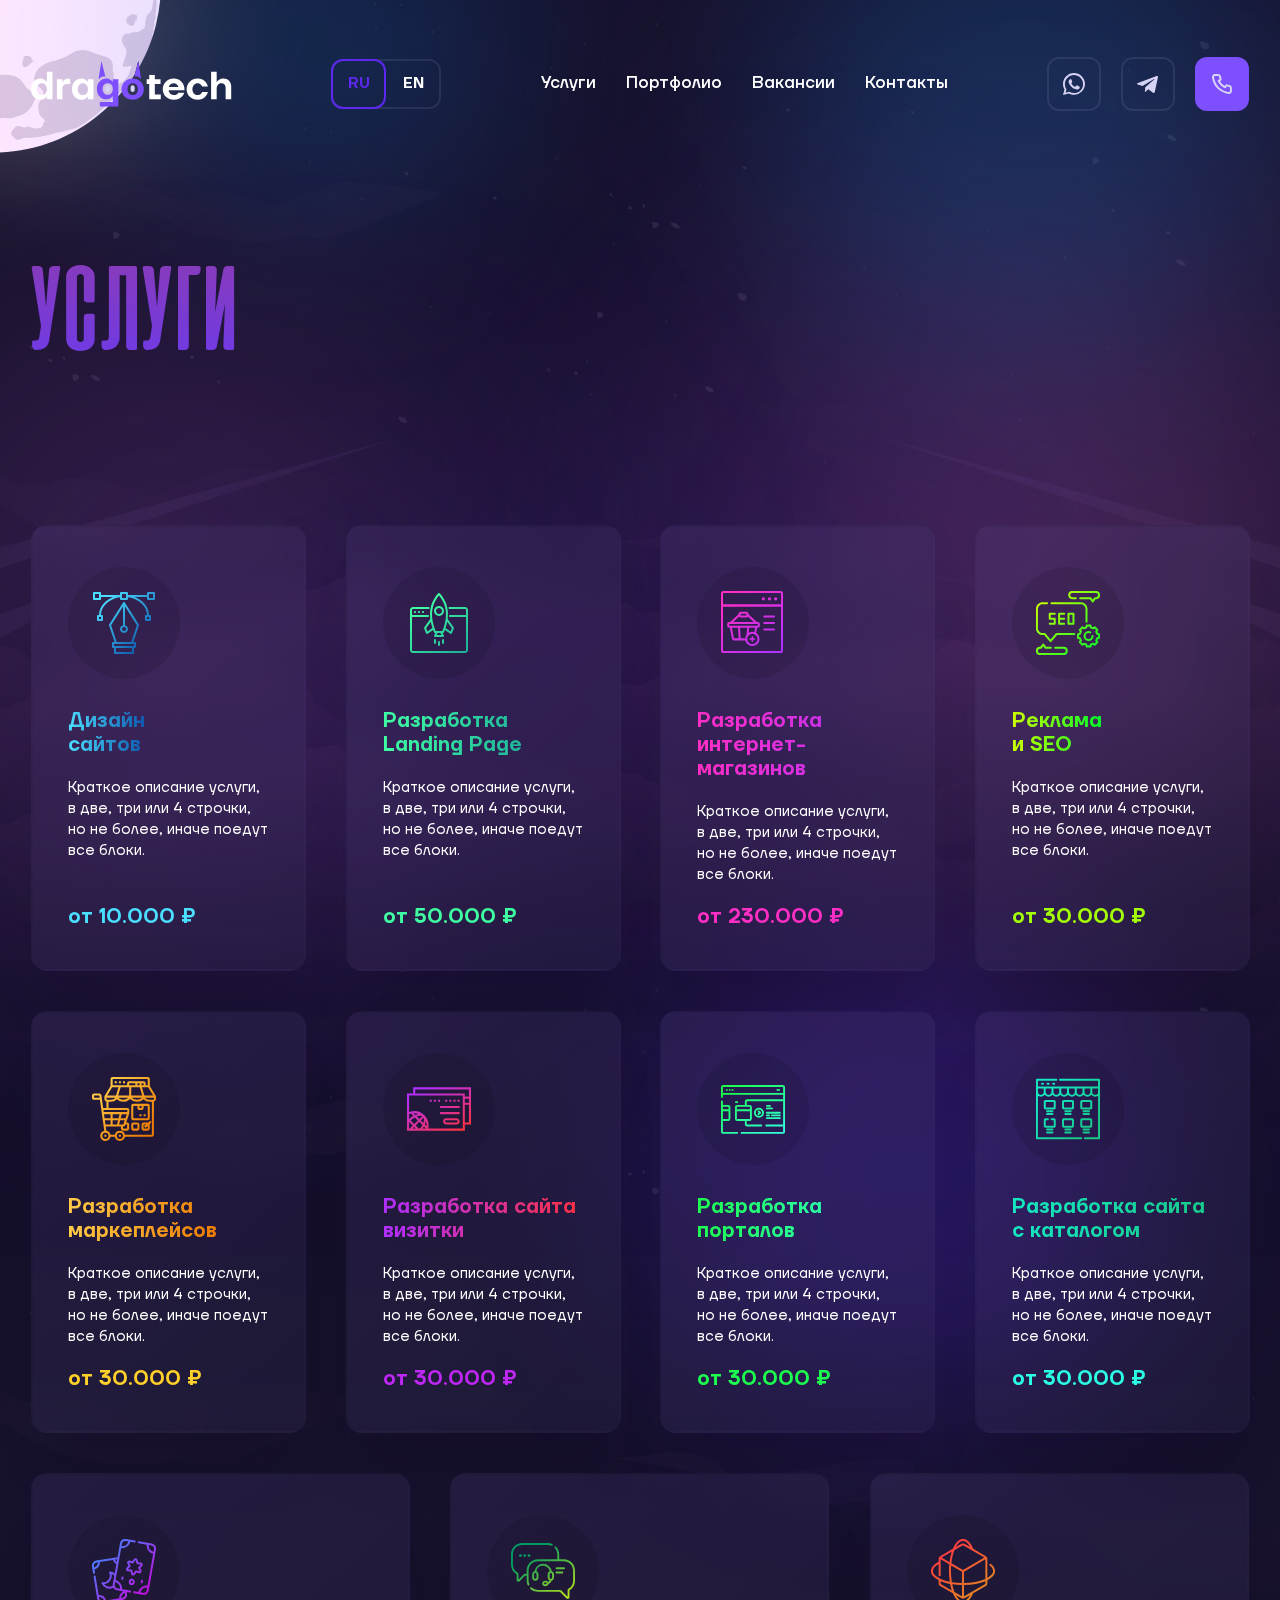
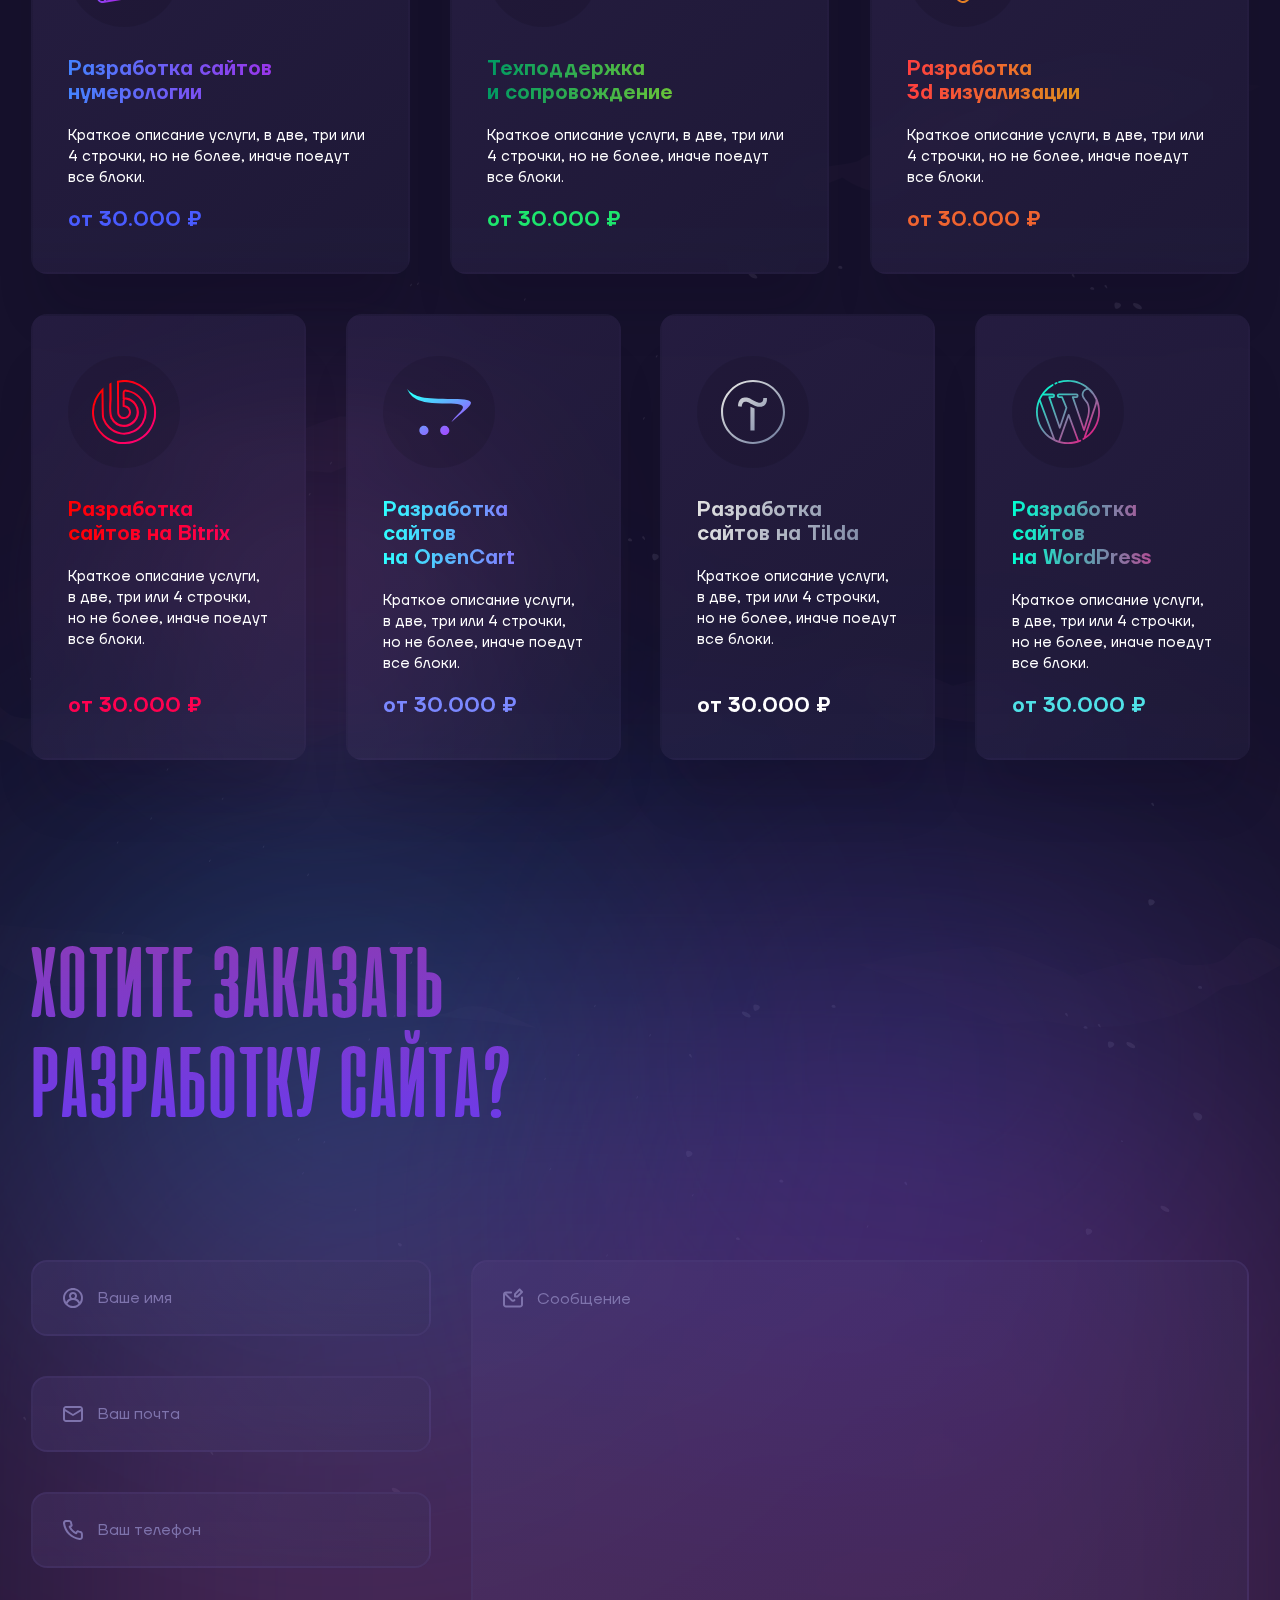
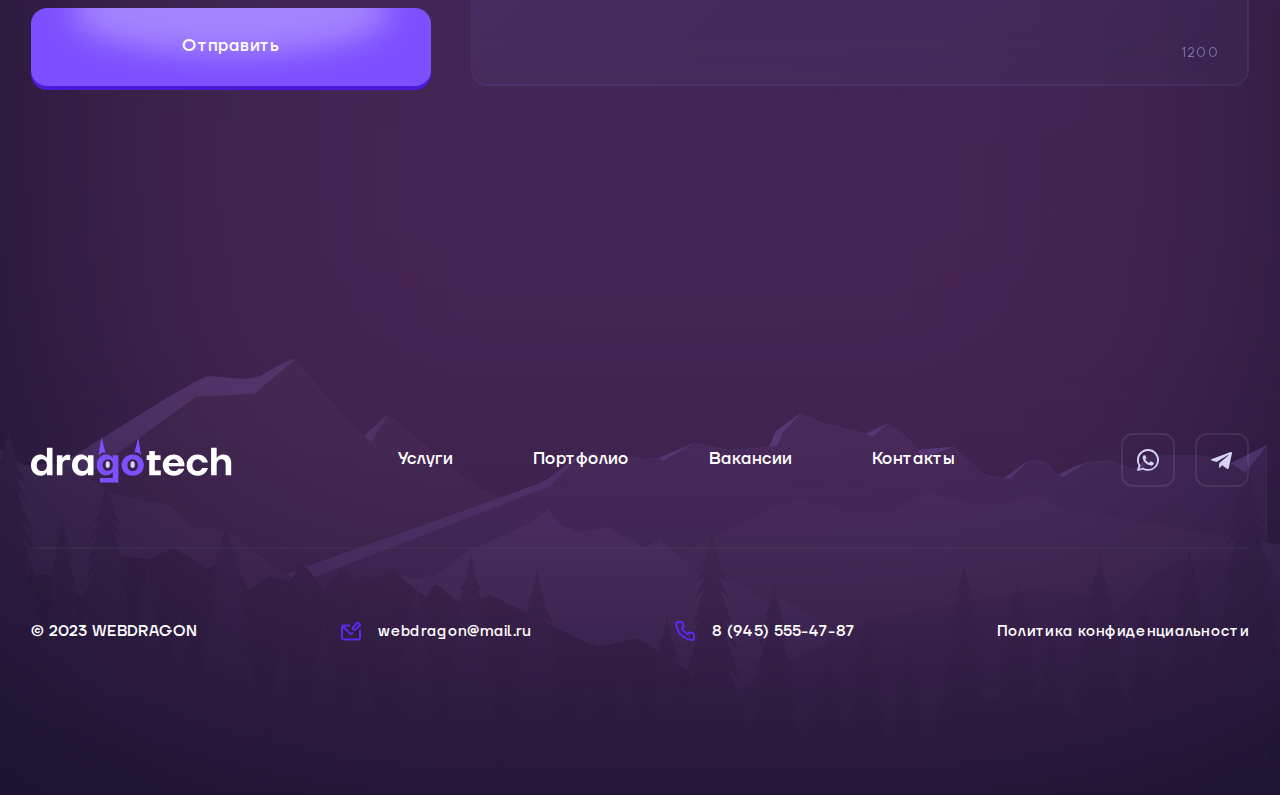
<file: service.html>
<!DOCTYPE html>
<html lang="ru" class="page">

<head>
   <meta charset="UTF-8">
   <meta name="viewport" content="width=device-width, initial-scale=1.0">
   <link rel="shortcut icon" href="favicon.ico" type="image/x-icon">
   <meta http-equiv="X-UA-Compatible" content="ie=edge">
   <meta name="theme-color" content="#111111">
   <title>Услуги</title>

   <link rel="preload" href="fonts/CinematograficaBold.woff2" as="font" type="font/woff2" crossorigin>
   <link rel="preload" href="fonts/ManropeBold.woff2" as="font" type="font/woff2" crossorigin>
   <link rel="preload" href="fonts/TTFirsNeueBold.woff2" as="font" type="font/woff2" crossorigin>
   <link rel="preload" href="fonts/TTFirsNeueDemiBold.woff2" as="font" type="font/woff2" crossorigin>
   <link rel="preload" href="fonts/TTFirsNeueMedium.woff2" as="font" type="font/woff2" crossorigin>
   <link rel="preload" href="fonts/TTFirsNeueRegular.woff2" as="font" type="font/woff2" crossorigin>
   <link rel="stylesheet" href="css/vendor.css">
   <link rel="stylesheet" href="css/main.css">
   <link rel="preload" href="css/hover.css" as="style" onload="this.onload=null;this.rel='stylesheet'">
   <noscript>
      <link rel="stylesheet" href="css/hover.css">
   </noscript>
   <link rel="preload" href="css/animation.css" as="style" onload="this.onload=null;this.rel='stylesheet'">
   <noscript>
      <link rel="stylesheet" href="css/animation.css">
   </noscript>
</head>

<body class="page__body">
   <style type="text/css">
      #overlay {
         position: fixed;
         z-index: 9990;
         top: 0;
         left: 0;
         bottom: 0;
         right: 0;
         background: #16112C;
         transition: 1s 0.4s;
      }

      body.loader {
         overflow: hidden;
         height: 100vh;
      }

      #progress {
         position: absolute;
         width: 0;
         height: 100%;
         background-image: url(loader.svg);
         background-position: center;
         background-repeat: no-repeat;
         background-size: 400px 90px;
         background-attachment: fixed;
         top: 0;
         left: 0;
         transition: .4s;
         z-index: 9993;
      }

      #overlay__block {
         position: absolute;
         inset: 0;
         margin: auto;
         width: 400px;
         height: 90px;
         z-index: 9991;
      }

      #progstat {
         position: absolute;
         top: 0;
         left: 0;
         width: 100%;
         height: 100%;
         background-image: url(loaderBack.svg);
         background-position: center;
         background-repeat: no-repeat;
         background-size: contain;
         z-index: 9992;
      }

      @media screen and (max-width: 576px) {
         #progress {
            background-size: 200px 45px;
         }

         #overlay__block {
            width: 200px;
            height: 45px;
         }
      }
   </style>
   <div id="overlay">
      <div id="overlay__block">
         <div id="progstat"></div>
         <div id="progress"></div>
      </div>
   </div>
   <script>
      (function () {
         function id(v) { return document.getElementById(v); }
         function loadbar() {
            var ovrl = id("overlay"),
               prog = id("progress"),
               stat = id("progstat"),
               img = document.images,
               c = 0,
               tot = img.length;
            if (tot == 0) return doneLoading();

            function imgLoaded() {
               c += 1;
               var perc = ((100 / tot * c) << 0) + "%";
               prog.style.width = perc;
               if (c === tot) return doneLoading();
            }
            function doneLoading() {
               setTimeout(function () {
                  document.querySelector('body').classList.remove('loader')
                  ovrl.style.opacity = 0;
               }, 400);
               setTimeout(function () {
                  ovrl.style.display = "none";
               }, 1600);
            }
            for (var i = 0; i < tot; i++) {
               var tImg = new Image();
               tImg.onload = imgLoaded;
               tImg.onerror = imgLoaded;
               tImg.src = img[i].src;
            }
         }
         document.addEventListener('DOMContentLoaded', loadbar, false);
      }());
   </script>
   <div class="site-container">
      <header class="header fixed-block">
   <div class="container header__container">
      <button class="btn-reset burger __btnIco" aria-label="открыть меню">
         <div class="burger__line"></div>
      </button>
      <a href="index.html" class="logo">
         <img src="img/svg/logo.svg" alt="logo webdragon" class="img-con" width="201" height="46">
      </a>
      <label class="switch">
         <span class="switch__item __active">RU</span>
         <input type="checkbox" class="switch__input">
         <span class="switch__item">EN</span>
      </label>
      <nav class="nav">
         <ul class="list-reset nav__list">
            <li class="nav__item">
               <a href="service.html" class="nav__link __link">Услуги</a>
            </li>
            <li class="nav__item">
               <a href="projects.html" class="nav__link __link">Портфолио</a>
            </li>
            <li class="nav__item">
               <a href="job.html" class="nav__link __link">Вакансии</a>
            </li>
            <li class="nav__item">
               <a href="#contactForm" class="nav__link __link __scrollContact">Контакты</a>
            </li>
         </ul>
         <div class="social">
            <a href="#" class="social__item __btnBorder">
               <svg class="social__img __btnBorder__img" viewBox="0 0 24 24" fill="none"
                  xmlns="http://www.w3.org/2000/svg">
                  <path fill-rule="evenodd" clip-rule="evenodd"
                     d="M19.6999 4.1625C17.6374 2.1 14.8874 1 11.9999 1C5.94994 1 0.999939 5.95 0.999939 12C0.999939 13.925 1.54995 15.85 2.51245 17.5L0.999939 23L6.77496 21.4875C8.42496 22.3125 10.2124 22.8625 11.9999 22.8625C18.0499 22.8625 22.9999 17.9125 22.9999 11.8625C22.9999 8.975 21.7624 6.225 19.6999 4.1625ZM11.9999 21.075C10.3499 21.075 8.69995 20.6625 7.32495 19.8375L7.04993 19.7L3.61243 20.6625L4.57495 17.3625L4.29993 16.95C3.33743 15.4375 2.92493 13.7875 2.92493 12.1375C2.92493 7.1875 7.04994 3.0625 11.9999 3.0625C14.4749 3.0625 16.675 4.025 18.4625 5.675C20.25 7.4625 21.0749 9.6625 21.0749 12.1375C21.0749 16.95 17.0874 21.075 11.9999 21.075ZM16.9499 14.2C16.6749 14.0625 15.3 13.375 15.025 13.375C14.75 13.2375 14.6124 13.2375 14.4749 13.5125C14.3374 13.7875 13.7875 14.3375 13.65 14.6125C13.5125 14.75 13.3749 14.75 13.0999 14.75C12.8249 14.6125 12 14.3375 10.9 13.375C10.075 12.6875 9.52495 11.725 9.38745 11.45C9.24995 11.175 9.38746 11.0375 9.52496 10.9C9.66246 10.7625 9.79994 10.625 9.93744 10.4875C10.0749 10.35 10.075 10.2125 10.2125 10.075C10.35 9.9375 10.2125 9.8 10.2125 9.6625C10.2125 9.525 9.66245 8.15 9.38745 7.6C9.24995 7.1875 8.97496 7.1875 8.83746 7.1875C8.69996 7.1875 8.56242 7.1875 8.28742 7.1875C8.14992 7.1875 7.87492 7.1875 7.59992 7.4625C7.32492 7.7375 6.63745 8.425 6.63745 9.8C6.63745 11.175 7.59993 12.4125 7.73743 12.6875C7.87493 12.825 9.66242 15.7125 12.4124 16.8125C14.7499 17.775 15.1625 17.5 15.7125 17.5C16.2625 17.5 17.3624 16.8125 17.4999 16.2625C17.7749 15.575 17.7749 15.025 17.6374 15.025C17.4999 14.3375 17.2249 14.3375 16.9499 14.2Z"
                     fill="#D7D3F4" />
               </svg>
            </a>
            <a href="#" class="social__item __btnBorder">
               <svg class="social__img __btnBorder__img" viewBox="0 0 24 24" fill="none"
                  xmlns="http://www.w3.org/2000/svg">
                  <path
                     d="M9.24017 15.2041L8.89279 19.9505C9.3898 19.9505 9.60505 19.7431 9.86318 19.4941L12.1934 17.3308L17.0217 20.7657C17.9072 21.2451 18.5311 20.9926 18.77 19.9743L21.9393 5.54819L21.9402 5.54734C22.2211 4.27574 21.4668 3.7785 20.6041 4.09044L1.97487 11.0188C0.703463 11.4982 0.722713 12.1867 1.75874 12.4986L6.52148 13.9376L17.5844 7.21333C18.105 6.87843 18.5784 7.06373 18.189 7.39863L9.24017 15.2041Z"
                     fill="#D7D3F4" />
               </svg>
            </a>
         </div>
         <label class="switch">
            <span class="switch__item __active">RU</span>
            <input type="checkbox" class="switch__input">
            <span class="switch__item">EN</span>
         </label>
      </nav>
      <div class="social">
         <a href="#" class="social__item __btnBorder">
            <svg class="social__img __btnBorder__img" viewBox="0 0 24 24" fill="none"
               xmlns="http://www.w3.org/2000/svg">
               <path fill-rule="evenodd" clip-rule="evenodd"
                  d="M19.6999 4.1625C17.6374 2.1 14.8874 1 11.9999 1C5.94994 1 0.999939 5.95 0.999939 12C0.999939 13.925 1.54995 15.85 2.51245 17.5L0.999939 23L6.77496 21.4875C8.42496 22.3125 10.2124 22.8625 11.9999 22.8625C18.0499 22.8625 22.9999 17.9125 22.9999 11.8625C22.9999 8.975 21.7624 6.225 19.6999 4.1625ZM11.9999 21.075C10.3499 21.075 8.69995 20.6625 7.32495 19.8375L7.04993 19.7L3.61243 20.6625L4.57495 17.3625L4.29993 16.95C3.33743 15.4375 2.92493 13.7875 2.92493 12.1375C2.92493 7.1875 7.04994 3.0625 11.9999 3.0625C14.4749 3.0625 16.675 4.025 18.4625 5.675C20.25 7.4625 21.0749 9.6625 21.0749 12.1375C21.0749 16.95 17.0874 21.075 11.9999 21.075ZM16.9499 14.2C16.6749 14.0625 15.3 13.375 15.025 13.375C14.75 13.2375 14.6124 13.2375 14.4749 13.5125C14.3374 13.7875 13.7875 14.3375 13.65 14.6125C13.5125 14.75 13.3749 14.75 13.0999 14.75C12.8249 14.6125 12 14.3375 10.9 13.375C10.075 12.6875 9.52495 11.725 9.38745 11.45C9.24995 11.175 9.38746 11.0375 9.52496 10.9C9.66246 10.7625 9.79994 10.625 9.93744 10.4875C10.0749 10.35 10.075 10.2125 10.2125 10.075C10.35 9.9375 10.2125 9.8 10.2125 9.6625C10.2125 9.525 9.66245 8.15 9.38745 7.6C9.24995 7.1875 8.97496 7.1875 8.83746 7.1875C8.69996 7.1875 8.56242 7.1875 8.28742 7.1875C8.14992 7.1875 7.87492 7.1875 7.59992 7.4625C7.32492 7.7375 6.63745 8.425 6.63745 9.8C6.63745 11.175 7.59993 12.4125 7.73743 12.6875C7.87493 12.825 9.66242 15.7125 12.4124 16.8125C14.7499 17.775 15.1625 17.5 15.7125 17.5C16.2625 17.5 17.3624 16.8125 17.4999 16.2625C17.7749 15.575 17.7749 15.025 17.6374 15.025C17.4999 14.3375 17.2249 14.3375 16.9499 14.2Z"
                  fill="#D7D3F4" />
            </svg>
         </a>
         <a href="#" class="social__item __btnBorder">
            <svg class="social__img __btnBorder__img" viewBox="0 0 24 24" fill="none"
               xmlns="http://www.w3.org/2000/svg">
               <path
                  d="M9.24017 15.2041L8.89279 19.9505C9.3898 19.9505 9.60505 19.7431 9.86318 19.4941L12.1934 17.3308L17.0217 20.7657C17.9072 21.2451 18.5311 20.9926 18.77 19.9743L21.9393 5.54819L21.9402 5.54734C22.2211 4.27574 21.4668 3.7785 20.6041 4.09044L1.97487 11.0188C0.703463 11.4982 0.722713 12.1867 1.75874 12.4986L6.52148 13.9376L17.5844 7.21333C18.105 6.87843 18.5784 7.06373 18.189 7.39863L9.24017 15.2041Z"
                  fill="#D7D3F4" />
            </svg>
         </a>
         <button data-popupId="popupPhone" class="btn-reset header__btn __btn popup__link"
            aria-label="перезвонить">Перезвонить</button>
         <button data-popupId="popupPhone" class="btn-reset header__btn  __btnIco popup__link" aria-label="перезвонить">
            <svg class="header__btn__img" viewBox="0 0 24 24" fill="none" xmlns="http://www.w3.org/2000/svg">
               <path
                  d="M19.44 13.0004C19.22 13.0004 18.99 12.9304 18.77 12.8804C18.3245 12.7822 17.8866 12.6518 17.46 12.4904C16.9961 12.3216 16.4861 12.3304 16.0283 12.515C15.5704 12.6996 15.1971 13.047 14.98 13.4904L14.76 13.9404C13.786 13.3985 12.891 12.7256 12.1 11.9404C11.3147 11.1494 10.6418 10.2544 10.1 9.28036L10.52 9.00036C10.9633 8.78327 11.3108 8.40989 11.4954 7.95205C11.68 7.49421 11.6888 6.98427 11.52 6.52036C11.3612 6.09278 11.2309 5.65515 11.13 5.21036C11.08 4.99036 11.04 4.76036 11.01 4.53036C10.8885 3.82598 10.5196 3.1881 9.9696 2.7316C9.4196 2.27509 8.72467 2.02997 8.00998 2.04036H5.00998C4.57901 2.03631 4.15223 2.12517 3.75869 2.30089C3.36515 2.4766 3.01409 2.73505 2.72941 3.05864C2.44473 3.38222 2.23311 3.76335 2.10897 4.17607C1.98482 4.58879 1.95106 5.02342 2.00998 5.45036C2.54272 9.63974 4.45601 13.5322 7.44763 16.513C10.4393 19.4938 14.3387 21.3929 18.53 21.9104H18.91C19.6474 21.9114 20.3594 21.6409 20.91 21.1504C21.2263 20.8674 21.4791 20.5205 21.6514 20.1327C21.8238 19.7448 21.9119 19.3248 21.91 18.9004V15.9004C21.8977 15.2057 21.6448 14.5369 21.1943 14.008C20.7439 13.4791 20.1238 13.123 19.44 13.0004ZM19.94 19.0004C19.9398 19.1423 19.9094 19.2827 19.8508 19.412C19.7921 19.5413 19.7066 19.6566 19.6 19.7504C19.4882 19.8468 19.3576 19.9189 19.2164 19.962C19.0752 20.005 18.9265 20.0181 18.78 20.0004C15.0349 19.5202 11.5562 17.8068 8.89269 15.1306C6.22917 12.4545 4.53239 8.96769 4.06998 5.22036C4.05406 5.07387 4.06801 4.92569 4.11098 4.78475C4.15395 4.64381 4.22505 4.51304 4.31998 4.40036C4.41369 4.29369 4.52904 4.2082 4.65836 4.14957C4.78767 4.09095 4.92799 4.06054 5.06998 4.06036H8.06998C8.30253 4.05518 8.5296 4.13124 8.71212 4.27543C8.89464 4.41962 9.02119 4.62293 9.06998 4.85036C9.10998 5.12369 9.15998 5.39369 9.21998 5.66036C9.3355 6.1875 9.48924 6.70554 9.67998 7.21036L8.27998 7.86036C8.16028 7.91528 8.0526 7.9933 7.96314 8.08995C7.87367 8.1866 7.80418 8.29997 7.75865 8.42355C7.71312 8.54713 7.69245 8.67849 7.69783 8.81008C7.7032 8.94167 7.73452 9.0709 7.78998 9.19036C9.22918 12.2731 11.7072 14.7512 14.79 16.1904C15.0334 16.2904 15.3065 16.2904 15.55 16.1904C15.6747 16.1457 15.7893 16.0768 15.8871 15.9875C15.985 15.8983 16.0641 15.7905 16.12 15.6704L16.74 14.2704C17.2569 14.4552 17.7846 14.6088 18.32 14.7304C18.5866 14.7904 18.8566 14.8404 19.13 14.8804C19.3574 14.9291 19.5607 15.0557 19.7049 15.2382C19.8491 15.4207 19.9252 15.6478 19.92 15.8804L19.94 19.0004Z"
                  fill="#D7D3F4" />
            </svg>
         </button>
      </div>
   </div>
</header>
      <main class="main">
         <section class="allservice">
   <div class="hero__back">
      <div class="blob04">
      </div>
      <div class="blob03">
      </div>
      <div class="blob02">
      </div>
      <div class="blob01">
      </div>
      <div class="cloud">
         <svg fill="none" viewBox="0 0 1920 869" xmlns="http://www.w3.org/2000/svg">
            <g clip-path="url(#d)" clip-rule="evenodd" fill-opacity=".1" fill-rule="evenodd">
               <path
                  d="m1920 118.97c-1.92-1.121-2.4-3.683-4-5.124-7.36-0.48-10.88 2.562-14.88 5.444-3.36-1.441-6.88-0.64-9.44 0.961-2.56-0.64-5.28-1.121-6.24-3.202-1.28 0-1.6 1.441-3.52 0.96-1.28-2.402-2.4-4.964-4.48-6.405-0.48 0.961-2.88-0.96-3.68 0.481-1.6 0-1.6 1.441-3.2 1.441-1.12-0.481-1.76-1.441-2.24-2.722-1.6 0.8-3.2-0.641-4.96 0.48-0.8-2.722-2.72-4.644-3.68-7.366-0.96-0.96-1.44-2.081-2.24-3.202-0.96-0.8009-2.4-0.961-2.72-2.242-0.96 1.281-0.96 3.523-2.72 4.163-2.88-0.64-5.6-1.601-6.24-4.6434-1.92 0-2.08 2.2414-4.48 1.7614-4.32-0.9608-4.64-5.9246-8.16-7.686-0.64-1.9215-1.92-3.2025-2.72-4.9639-1.12-1.4411-1.28-3.843-2.72-4.9639-2.72-0.4804-2.88 1.6013-4.96 1.7614-1.92-2.7221-5.92-3.0424-8.64-4.9639-3.52 1.281-3.84 5.6044-6.72 7.3658-2.08 0-2.88-0.9608-4.48-1.4412-1.12 0.4804-3.04 0.8007-3.52-0.4803-1.28 0.6405-2.72 1.281-3.68 2.2417-1.92-0.1601-2.24-2.0816-4-2.2417-0.96 0-0.48 1.7613-1.28 1.7613-1.12 0-1.92 0.1602-1.76 1.4412-1.12 0.9607-1.92 2.2417-2.72 3.6829-1.44-0.6405-2.4-1.9215-3.68-2.7222-1.6 1.7614-2.08 4.6437-4 5.9247-2.4 0.4803-4.32 0-5.44-1.7614-1.28-1.281-1.12 1.1209-2.72 0.9607-0.96-1.6012-2.56-2.7221-4-3.6828-1.6-1.281-1.76 1.9215-3.68 1.7613-0.32-0.9607-3.04-1.7613-3.68-0.9607-1.6-0.1601-1.6-2.0816-3.52-1.7614-0.96-0.9608-3.04-0.6405-3.2-2.2418-1.28 0.4804-2.4 0.4804-3.68 0-0.96-1.2809-2.4-2.0816-3.2-3.6828-0.48-0.6405-0.64-1.9215-1.28-2.2418-1.44 0.3203-0.96-1.1209-1.76-1.4411-3.2 0.3202-3.52 3.5227-4.96 5.4442-2.24 0.1602-1.92 2.8823-4 3.2026-0.64-1.2811-2.88-1.1209-4-1.7614-1.6-2.7222-2.4-6.405-4.96-8.1664-1.6 1.4411-1.6 4.4835-3.2 5.9246-2.24 4.0032-4.96 7.3658-6.72 11.849-1.92-0.6405-4.48-0.8006-5.44 0.9607-1.44 0-2.88-1.1208-4 0-1.76 0.6406-2.08 2.4019-3.2 3.6833-1.76 0.48-2.56 1.921-4 2.722-7.68-0.16-10.08 4.964-16.64 5.924-2.24 0-2.56-1.921-4.48-2.241-1.92 0-3.36-0.961-5.44-0.961-1.92-1.761-5.12-2.082-6.72-4.163-1.92-1.441-3.84-3.0428-6.24-4.1636-3.84-3.3627-7.68-6.5652-11.2-10.088-1.6-3.5228-4.16-6.0848-5.92-9.6075-1.76-1.1209-4-1.7614-4.96-3.6829-0.96-0.8007-3.52 0-4-1.4412-1.44-2.562-2.24-5.6043-4-7.686-1.76-0.3202-0.96 1.7614-2.24 1.7614-1.6-0.3202-2.08-1.9215-4-1.7614-1.6-0.3202-1.92 0.4804-2.72 0.9608 0-1.1209-1.92-0.4804-2.24-1.4411-0.8 0.8006-2.56 0.8006-3.52 1.4411-2.08-0.3203-2.4-2.562-4.48-2.7221-3.04 0.3202-4.16 2.562-5.44 4.6436-1.12 0-0.8-1.6013-2.24-1.4411-0.8 1.4411-1.6 2.7221-3.68 2.7221-0.64 1.281-2.08 1.9215-3.2 2.7221-0.96 0.9608-1.44 2.0816-2.24 3.2025-1.12 0.3203-2.72 0.3203-3.2 1.4412-0.32 1.281-2.08 0.9607-2.24 2.2417-1.76 1.1209-3.36 2.4019-4.48 4.1633-1.76 0.3202-2.88 1.4411-4.48 1.7613-1.44 1.1209-2.72 2.5621-3.2 4.6437-1.28 0.1601-2.4 0.1601-3.68 1.4411-0.8 0.8006-1.44 2.4019-1.76 3.6829-2.08 0-2.56-1.9215-4-2.7221-2.08 0.1601-3.36-0.1602-4.96-0.4804-0.48-1.1209-2.72-0.6405-3.2-1.7614-1.28-0.3202-1.12-1.9215-2.72-1.7614-2.56-0.4804-3.36 0.9608-5.44 0.9608-2.24-0.9608-2.88-3.5228-5.92-3.6829-1.6-0.8006-2.24 0-2.72 1.4411-2.56-1.6012-4.8-0.9607-8.16-1.4411-2.56-0.6405-3.68-2.7221-6.72-2.7221-2.4 0.8006-3.2 3.0424-4.96 4.6436-1.76 0.4804-2.56-0.9608-3.68 0-0.64 0.8006-0.96 1.7614-2.24 1.7614-0.96-1.1209-2.56-1.6013-3.68-2.7222-1.6 0.4804-2.24 1.9215-4 2.2418-2.08 0-2.24 1.6013-3.68 2.2418-1.6 0.4803-1.12-1.7614-2.24-2.2418-0.8-0.3203-1.92 0.3203-2.72-0.4804-0.48-0.6405-0.96-1.4411-1.76-2.2417-2.24 1.9215-3.68 4.4835-4.48 7.8461-2.24-0.4804-3.36-2.0816-5.92-2.2417-2.88 1.1208-5.6-0.3203-6.72 2.2417-1.6 0-0.32-3.0424-2.24-2.7221-0.32-1.1209-1.28-1.7614-1.28-3.2025-1.92 0-0.64 2.8822-3.2 2.2417-2.08 0.4804-2.56-0.8006-3.68-1.4411-0.8-1.6013-2.88 1.281-3.2-0.9607-2.08 0.4803-2.24 3.0423-4 3.6828-1.12 1.281-2.88 1.9215-4.96 2.2418-2.4-0.8006-2.24-4.3234-3.68-6.405-2.88-0.1602-2.24 3.2025-5.44 2.7221-4-0.3202-4.64-3.843-8.16-4.6436-3.2 0.9607-5.92 2.4019-9.44 3.2025-2.24 0.1601-1.28-2.7221-3.2-2.7221-3.36 0.1601-4 2.8822-4.96 5.4442-0.64 0-0.96-0.9607-1.28-1.4411-0.32-0.3203-0.64 0-0.96-0.4804s-0.32-1.1209-0.96-1.7614c-0.64-0.8006-1.28-0.6405-2.72-1.4411-2.08 0.1601-2.4 2.0816-3.68 3.2025-1.44 0.6405-1.44 0-3.2 0-0.64 1.7614-1.76 3.0424-2.24 4.9639-2.72 0.3202-4.8 1.1209-7.2 1.7614-1.6 0.4803-1.92 2.2417-2.72 3.6829-1.44-0.8007-1.6-3.0424-3.68-3.2026-1.92-0.4803-2.56 0.4804-3.68 0.9608-0.64-1.9215-2.4-2.7221-2.72-4.9639-1.28-1.281-1.44-3.6829-3.68-4.1632-1.44-1.2811-1.44 1.6012-2.72 1.7613-0.96-1.1208-0.96 2.4019-2.72 1.7614-1.12-4.9639-5.12-7.0455-5.92-12.33-2.56 0.3202-3.68 2.0816-5.44 3.2025-1.76 0-3.2 0.4803-4 1.4411-1.6 0.3202-1.92-0.8006-3.68-0.4804-2.56 0.9608-5.28 1.6013-6.24 4.1633-1.28-1.7614-2.88 0-4.48 0.4804-0.64 1.281-1.92-0.8007-2.24 0.4803-0.64 0.6405-1.6 0.6405-2.24 0-1.12 1.6013-1.6 4.0032-2.72 5.4443-1.6 0-2.56-0.6405-3.68-1.4411-2.88 3.3626-5.12 7.2056-9.44 9.1276-1.28 2.722-2.88 5.284-4 8.166-1.6 2.242-1.6 6.245-4 7.686-1.6 1.441-2.08-0.961-3.52-0.961-0.96-1.281-2.4 0.641-4 0-1.6 0.961-1.92 3.363-2.72 4.964-0.48 1.922-2.4 2.562-3.68 3.683-3.2 0.16-4.8-1.281-6.72-2.242-2.56 0.32-2.24 3.843-4.96 4.163-3.2 0.161-4.32-1.761-7.2-1.761-3.68 0.48-4.64 3.843-8.16 4.644-1.92 0-1.44-2.562-2.72-3.203-1.92-0.64-3.04-2.242-5.92-1.761-0.8-1.601-2.56-2.242-3.2-4.163-1.6 0-1.28 2.401-3.2 2.241-1.12-1.441-1.92-3.042-3.68-3.683-1.44-0.16-1.92 0.641-2.24 1.442-0.64 1.12-1.76-0.481-1.76 0.48-2.72-0.801-4.64-2.562-7.68-3.203-3.68 0.801-6.24 2.883-8.16 5.445-2.4-0.321-2.56 1.601-4 2.241-1.44 0-2.24 0.801-4 0.481-2.08 0.16-2.08 2.402-3.68 3.202-1.6-0.8-2.24 0-4 0-4.32-0.96-7.36-3.202-11.2-4.643-1.28-1.441-2.4-3.043-3.68-4.644-0.96-1.761-1.44-3.683-3.68-4.163-1.92 0-3.52 0.48-4 1.761-1.76-0.961-1.92 1.121-3.68 1.441-2.4-0.64-3.2-2.722-4.96-4.163-2.56-0.48-4.16-2.402-5.92-2.242 0-1.601-1.28-1.761-2.24-2.241-3.36-8.647-6.24-17.614-9.92-26.101-2.4-0.8006-3.04-3.3626-6.24-3.2025-0.48-1.1209-1.6-1.7614-2.72-2.2418-0.32-0.9607-0.8 0-1.28 0s-0.48-1.1208-1.28-0.9607c-2.08-1.4411-2.24-4.8038-5.44-4.9639-0.64-2.8823-3.36-4.0031-4.48-6.405-1.92-0.4804-1.44 1.6012-3.2 1.4411-0.48-2.2417-3.04-2.4019-4-4.1632-1.12 1.6012-1.92 3.5227-3.2 4.9638-0.8 0.8007-2.24-0.8006-3.68-0.9607-1.28 1.1209-1.92 2.8822-3.2 4.1632-1.44 0-1.12-1.6012-1.76-2.2417-1.44 0-0.64 2.4019-2.24 2.2417-0.64 0.8007-3.04 0-2.72 1.7614-0.8-0.4804-0.8-1.6012-1.28-2.2417-2.4 0.8006-3.2 3.2025-4 5.4442-3.04 0.3203-3.2 3.3627-6.24 3.6829-1.92 0-3.04-0.6405-4-1.4411-2.56 0-1.12-4.0032-3.68-4.1633-3.04-0.3202-3.04 2.4019-4.48 3.6829-0.16 1.1209-1.28 1.4411-1.28 2.7221-1.44-0.1601-1.92 0.6405-2.24 1.4412-1.6 0.8006-1.28 0-2.24-0.9608-1.6 0.3203-2.24 1.9215-3.2 1.7614-1.12 1.1209-2.08 0.3202-4 0.9607-1.6-0.3202-2.4-1.4411-3.2-2.7221-2.56 0-3.2 1.7614-5.44 1.7614-0.16-0.9608-2.56-0.4804-2.24 0.4804-1.12 0-0.64-1.7614-1.28-2.2418-1.12 0-1.76 0.8006-3.2 0.4804-3.36-4.3234-8.64-6.8854-12.64-10.568-5.12-2.4019-8.64-6.5651-13.6-9.1271-5.28-1.1209-10.4-2.562-15.36-4.1633-1.76-0.3202-2.24 0.8006-4 0.4804-2.72-0.6405-4.96-1.9215-8.64-1.7614-2.08-1.1209-4.64-1.9215-8.16-1.7614-1.44-1.281-3.84-1.6012-5.92-2.2417-6.56 0.9607-12.96 0.3202-17.6-2.7221-1.6 0.1601-2.88 0.6405-4.96 0.4803-2.24 0-2.24-1.9215-4.96-1.4411-1.28-0.8006-3.52-0.8006-4.96-1.4411-3.04-0.3203-4.96 0.4804-7.68 0.4804-3.36-0.6406-6.4-1.7614-10.88-1.4412-6.56-2.8822-12.32-6.5651-18.88-9.6075-3.2 0.9608-6.56-0.4804-9.44-0.4804-0.32 0-0.48 0.4804-0.48 0.4804-2.88-0.1601-5.12-0.3202-8.64 0.4804-3.2-0.4804-4.96-2.2418-7.68-3.2025-3.2-0.4804-4.32 1.1209-7.2 0.9607-4.48-0.8006-8.48-1.9215-12.16-3.6829-4 0-9.92-0.9607-13.92-2.2417-2.24-0.3203-2.24-0.3203-4.48 0-2.88-2.4019-7.68-2.8823-11.2-4.6436-1.76-1.4412-3.52-2.7222-5.44-4.1633-1.6 0.3202-2.24-0.4804-3.2-0.9608-1.92 0-3.68 0.1602-4.96 0.9608-2.4-0.8006-3.68-2.7221-6.72-2.7221-4.16 0-5.76 2.4018-8.64 3.6828-3.04 1.1209-7.04 1.1209-10.4 1.7614-8.32-1.4411-17.28 0.8007-22.08-4.1632-6.08 0.4803-10.56-2.8823-14.88-2.7222-2.72-1.1208-4.32-3.2025-6.72-4.6436-4.96-1.4411-10.56-2.0816-13.92-4.9639-3.04-0.48038-5.92-0.96075-8.64-1.7614-8.8-0.32025-15.36-1.281-24.32-0.48037-1.76 0-2.56 0.96075-4 1.4411-1.44 0-2.24-0.80062-4-0.48037-1.6-0.32025-1.76 0.96075-3.2 0.96075-8.96 0-15.84 0.6405-22.56 0.96075-3.52 1.1209-5.92 3.5228-8.96 4.9639-2.72-2.0816-8.32 0-10.88-0.4804-2.56-0.3202-3.52-2.4018-6.24-2.7221-1.44-1.4411-3.04-2.7221-5.92-2.7221-1.28-2.2418-3.68-3.2025-5.92-4.6436-4.64 0.6405-6.72-1.4411-9.92-2.2418-3.2 0-5.12 1.6012-8.64 1.4411-2.24 0-2.88-1.6013-4.96-1.7614-2.88-0.32025-4.64 0.48038-7.2 0.48038-2.88 1.4411-4.48 1.6013-7.68 2.2418-4.64 0.32025-9.44-1.4411-13.92-1.4411-3.04 0-6.24 0.96076-8.96 1.7614-2.08 0.6405-4.32 1.4411-5.92 2.7221-3.04-0.96075-4.96 1.6012-6.72 0.48038-3.52 2.562-9.12 2.8822-11.68 6.405-0.8 0.8007-0.8-0.3202-2.24 0-1.6 0.9608-2.72 2.0817-4 3.2025-3.84 0.6405-6.88 2.2418-9.44 4.1633-5.28 0.4804-10.56 1.1209-13.92 3.6829-2.72-1.1209-4.16-3.3627-7.68-3.6829-3.36 0.4804-6.08 1.4411-8.96 2.2417-3.52-1.281-5.44-4.3233-8.64-5.9246-3.84-0.3202-7.04-0.4804-10.4 0-3.52 1.1209-5.76 3.6829-8.64 5.4443-2.56 2.0816-6.08 3.3626-8.96 4.9639-4.64 0.9607-11.2 0-15.84 0.9607-2.4-0.8006-4.48-1.7614-7.2-2.2417-6.56 2.4018-12.32 5.4442-17.6 9.1271-2.56 0.6405-4.96 2.0816-7.2 3.2025-6.4 3.2025-13.44 6.2449-19.84 10.088-3.52 1.1209-7.68 1.6013-11.68 2.2418-4 1.9215-8.32 3.843-11.68 6.405-3.2-0.3203-4.64 0.9607-7.68 0.9607-2.08-0.3202-4.32-0.4804-5.92-1.4411-2.24 1.1209-5.6 0-8.16 0-3.04-2.562-7.36-3.6829-11.68-4.9639-6.56 0-10.24 3.3626-15.84 4.6436-1.76 0.9608-4 1.7614-5.44 3.2025-2.08 0.1602-3.36 1.1209-5.44 1.4412-3.84 2.0816-7.2 4.4835-9.92 7.686-5.76 2.4019-10.56 5.7645-17.6 6.8854-3.84-0.1601-6.88-1.281-11.2-0.9608-4.32 0.9608-7.52 2.7222-11.68 3.6829-2.08 1.1209-4.32 2.2418-6.24 3.6829-8.16 2.2417-15.52 5.2841-21.12 10.088-3.68 1.4411-5.6 4.6436-8.64 6.8854-3.2 1.9211-5.28 4.9641-8.16 7.3661-5.28 0.16-7.84 3.042-11.68 4.643-2.72 0-6.24-0.48-7.68 0.961-2.08 0.48-1.44-1.761-3.68-1.441-5.28 1.121-10.4 2.242-13.92 4.964-2.24 0.16-4.16 0.64-6.24 0.961-2.24-0.641-1.44-3.043-4.48-1.762-1.28-2.562-3.36-4.643-5.92-5.924-0.48-3.363-2.4-5.285-4-7.366-1.6 0.48-3.68 0.48-5.44 0.961-1.92 0-1.44-2.5625-2.72-3.203-0.64-1.4411-1.44-2.4019-2.72-3.2025-1.44-1.281-2.24 1.1209-4.48 0.4804-2.4-1.281-4.16-3.3627-6.24-4.9639-2.56 0.1601-3.2 2.2417-5.44 2.7221-1.12 0-2.24 0-2.72-0.4804-1.44 0.8007-3.36 3.0424-5.44 1.7614-1.44 0.8006-2.08 2.562-2.72 4.1633-3.52 0.1601-5.76 1.9216-7.68 3.6826-2.08-0.16-3.36 0.16-4.96 0.481-4 2.241-6.24 6.565-10.88 8.166-2.72 0-4.8-0.961-7.2-1.441-1.76 0.64-2.88 1.921-4 3.202-1.92-1.12-2.4-3.682-5.92-3.202-2.72-0.641-2.24 1.921-3.68 2.722-2.08-0.32-2.72-3.042-4.96-1.761-0.16-1.602-1.12-2.562-2.24-3.203-2.56-1.121-3.2 0.641-5.44 0.961-0.32-1.601-1.44-2.242-1.76-3.683-0.32-1.121-1.92 0.801-2.72-0.48-1.44-4.004-4.48-6.4054-5.92-10.569-3.68 0.8006-4 5.124-6.24 7.3656-2.56 0.32-3.68-0.801-4.48-2.2416-1.6 0-2.24 0.8006-3.68 0.9607-0.48-1.9215-2.08-2.4019-2.24-4.6436-2.08 1.281-4.8 2.0816-6.72 3.6829-1.76-1.6013-4.48-2.562-5.92-4.6437-0.96-0.6405-1.12-2.2417-2.24-2.7221-0.96-0.8006-2.4-0.9607-2.72-2.2417-1.44-0.6405-2.24 0.3202-3.2 1.4411-2.08-1.4411-3.36-4.8038-7.2-3.2025-1.12-2.4019-3.04-4.0032-3.68-6.8854-1.76 0-1.44 1.9215-3.2 0.9607 0-2.2417-2.56-2.2417-2.72-4.6436-0.96-1.281-1.76-2.7221-2.24-4.6436-1.76-2.8823-3.2-5.9247-4-9.6075-2.88-0.3203-4.64 0.4803-6.72 0.9607-3.04-1.9215-4.8-5.2841-6.24-8.6468-3.36-0.9607-5.28-3.3626-6.72-6.405-2.24 0-3.68-0.8006-5.12-1.7614v521.21h1920v-449.15z"
                  fill="url(#c)" />
               <path
                  d="m1920 214.41c-0.96-0.961-2.24-1.762-2.56-3.363-1.92 0-1.28 2.722-3.52 2.562-1.12-1.441-2.08-3.363-4-4.003-1.6-0.16-2.08 0.64-2.56 1.441-0.64 1.281-1.92-0.641-1.92 0.48-3.04-0.96-5.12-2.882-8.48-3.522-4 0.96-6.88 3.202-8.96 6.084-2.72-0.32-2.88 1.762-4.48 2.562-1.6 0-2.56 0.801-4.48 0.481-2.24 0.16-2.4 2.562-4 3.522-1.76-0.96-2.4 0-4.48 0-4.64-1.12-8.16-3.522-12.48-5.124-1.44-1.601-2.72-3.362-4-4.963-0.96-1.922-1.6-4.004-4-4.484-2.08 0-3.84 0.48-4.48 2.082-1.92-1.121-2.08 1.121-4 1.441-2.72-0.641-3.52-3.043-5.44-4.484-2.72-0.48-4.48-2.562-6.4-2.562 0-1.761-1.44-1.921-2.56-2.562-3.68-9.607-7.04-19.535-10.88-28.822-2.56-0.961-3.36-3.683-7.04-3.523-0.64-1.281-1.76-1.922-3.04-2.562-0.32-1.121-0.96 0-1.44 0-0.64 0-0.48-1.281-1.44-0.961-2.24-1.601-2.4-5.284-5.92-5.604-0.8-3.203-3.68-4.324-4.96-7.046-2.24-0.48-1.6 1.762-3.52 1.441-0.64-2.401-3.36-2.562-4.48-4.483-1.28 1.761-2.08 3.843-3.52 5.604-0.96 0.801-2.4-0.8-4-0.96-1.28 1.281-2.24 3.202-3.52 4.483-1.6 0-1.28-1.761-1.92-2.562-1.6 0-0.64 2.722-2.56 2.562-0.8 0.961-3.36 0-3.04 2.082-0.8-0.481-0.96-1.762-1.44-2.562-2.72 0.8-3.52 3.522-4.48 6.084-3.36 0.321-3.52 3.843-7.04 4.004-2.08 0-3.36-0.641-4.48-1.442-2.88 0-1.28-4.483-4-4.483-3.36-0.32-3.36 2.722-4.96 4.003-0.16 1.281-1.44 1.601-1.44 3.042-1.6-0.16-2.08 0.641-2.56 1.442-1.76 0.8-1.44 0-2.56-0.961-1.76 0.32-2.56 2.242-3.52 2.081-1.28 1.281-2.24 0.321-4.48 0.961-1.76-0.32-2.72-1.601-3.52-3.042-2.88 0-3.52 1.921-5.92 2.081-0.16-1.12-2.72-0.48-2.56 0.481-1.28 0-0.8-1.922-1.44-2.562-1.12 0.16-1.92 0.8-3.52 0.48-3.68-4.804-9.44-7.526-13.92-11.689-5.76-2.722-9.44-7.206-14.88-10.088-5.76-1.281-11.52-2.882-16.96-4.483-1.92-0.321-2.4 0.96-4.48 0.48-3.04-0.801-5.44-2.082-9.44-2.082-2.4-1.281-5.12-2.241-8.96-2.081-1.6-1.441-4.32-1.762-6.4-2.562-7.36 1.121-14.4 0.32-19.36-3.043-1.76 0.321-3.2 0.801-5.44 0.481-2.4 0-2.56-2.242-5.44-1.441-1.44-0.961-3.84-0.801-5.44-1.441-3.36-0.321-5.44 0.48-8.48 0.48-3.84-0.641-7.04-1.922-12-1.441-7.2-3.203-13.6-7.366-20.96-10.568-3.52 1.12-7.2-0.481-10.4-0.481-0.32 0-0.48 0.481-0.48 0.481-3.2-0.161-5.76-0.321-9.44 0.48-3.52-0.48-5.6-2.402-8.48-3.523-3.52-0.64-4.8 1.121-8 0.961-4.96-0.961-9.44-2.242-13.44-4.003-4.48 0-10.88-1.121-15.36-2.562-2.4-0.321-2.56-0.321-4.96 0-3.2-2.562-8.32-3.203-12.48-4.964-1.92-1.601-3.84-3.043-5.92-4.484-1.76 0.321-2.4-0.64-3.52-0.96-2.24 0-4.16 0.16-5.44 0.96-2.56-0.96-4-3.042-7.52-3.042-4.48 0-6.4 2.562-9.44 4.003-3.36 1.121-7.68 1.281-11.52 2.082-9.12-1.602-19.04 0.8-24.32-4.484-6.88 0.641-11.68-3.2023-16.48-3.0422-3.04-1.1208-4.8-3.6828-7.52-5.124-5.44-1.4411-11.68-2.2417-15.36-5.6043-3.36-0.4804-6.56-1.1209-9.44-2.0817-9.76-0.3202-16.96-1.281-26.88-0.4804-1.92 0-2.88 1.1209-4.48 1.4412-1.6 0-2.56-0.8006-4.48-0.4804-1.76-0.3202-1.92 1.1209-3.52 0.9608-9.92 0-17.44 0.6405-24.96 0.9607-3.84 1.281-6.56 3.843-9.92 5.6044-3.04-2.4019-9.12 0-12-0.4804s-4-2.7221-7.04-3.0424c-1.6-1.6012-3.36-2.8822-6.4-3.0423-1.44-2.4019-4.16-3.5228-6.4-4.9639-5.12 0.6405-7.52-1.4412-10.88-2.562-3.68 0-5.6 1.7613-9.44 1.4411-2.56 0-3.2-1.7614-5.44-2.0816-3.2-0.3203-5.12 0.6405-8 0.4803-3.2 1.6013-4.96 1.7614-8.48 2.562-5.28 0.3203-10.4-1.6012-15.36-1.4411-3.36 0-7.04 1.1209-9.92 2.0816-2.24 0.6405-4.8 1.6013-6.4 3.0424-3.36-0.9607-5.6 1.7614-7.52 0.4804-3.84 2.7221-10.08 3.2025-12.96 7.0455-0.96 0.9608-0.96-0.3202-2.56 0-1.76 0.9608-3.04 2.2418-4.48 3.5228-4.32 0.8006-7.52 2.4018-10.4 4.4835-5.92 0.64-11.68 1.281-15.36 4.003-2.88-1.281-4.64-3.683-8.48-4.003-3.68 0.48-6.72 1.601-9.92 2.562-4-1.441-5.92-4.8038-9.44-6.5652-4.32-0.3202-7.84-0.4803-11.52 0-3.84 1.281-6.24 4.0032-9.44 6.0852-2.88 2.241-6.72 3.682-9.92 5.604-5.12 1.121-12.32 0-17.44 0.961-2.56-0.961-4.96-1.922-8-2.562-7.2 2.562-13.6 6.084-19.36 10.088-2.88 0.8-5.44 2.241-8 3.522-7.04 3.523-14.88 7.046-21.92 11.049-4 1.121-8.48 1.761-12.96 2.562-4.48 2.242-9.12 4.163-12.96 7.046-3.52-0.321-5.12 1.12-8.48 0.96-2.4-0.32-4.8-0.48-6.4-1.441-2.4 1.281-6.24 0-8.96 0-3.36-2.722-8.16-4.163-12.96-5.604-7.36 0.16-11.36 3.683-17.44 4.964-2.08 1.121-4.48 1.921-5.92 3.522-2.24 0.161-3.84 1.281-5.92 1.442-4.32 2.241-8 4.963-10.88 8.646-6.4 2.562-11.68 6.245-19.36 7.526-4.32-0.32-7.68-1.281-12.48-0.961-4.64 0.961-8.32 3.043-12.96 4.004-2.4 1.281-4.8 2.562-7.04 4.003-8.96 2.402-17.12 5.924-23.36 11.048-4 1.602-6.24 5.124-9.44 7.526-3.52 2.242-5.76 5.605-8.96 8.007-5.76 0.16-8.64 3.362-12.96 4.963-3.04 0-6.88-0.48-8.48 0.961-2.4 0.481-1.6-2.081-4-1.441-5.76 1.121-11.52 2.562-15.36 5.604-2.4 0.161-4.64 0.641-7.04 0.961-2.4-0.64-1.6-3.362-4.96-2.081-1.44-2.883-3.68-5.124-6.4-6.566-0.48-3.682-2.56-5.764-4.48-8.006-1.76 0.641-4.16 0.481-5.92 0.961-2.24 0-1.6-2.722-3.04-3.523-0.64-1.601-1.6-2.722-3.04-3.523-1.6-1.281-2.4 1.281-4.96 0.481-2.72-1.441-4.64-3.683-7.04-5.605-2.72 0.16-3.52 2.562-5.92 3.043-1.28 0-2.4 0-3.04-0.481-1.6 0.801-3.68 3.363-5.92 2.082-1.6 0.961-2.24 2.722-3.04 4.484-4 0.16-6.24 2.081-8.48 4.003-2.24-0.321-3.68 0.32-5.44 0.48-4.48 2.562-6.88 7.206-12 9.127-3.04 0-5.28-1.121-8-1.441-1.92 0.801-3.2 2.082-4.48 3.523-2.24-1.121-2.56-4.003-6.4-3.523-2.88-0.64-2.56 2.082-4 3.042-2.24-0.32-2.88-3.522-5.44-2.081-0.16-1.762-1.12-2.882-2.56-3.523-2.88-1.281-3.52 0.641-5.92 0.961-0.32-1.762-1.6-2.402-1.92-4.003-0.48-1.281-2.24 0.96-3.04-0.481-1.6-4.483-4.96-7.045-6.4-11.689-4 0.961-4.32 5.605-7.04 8.006-2.72 0.321-4-0.96-4.96-2.562-1.76 0-2.4 0.961-4 0.961-0.48-2.081-2.4-2.722-2.56-4.964-2.4 1.441-5.28 2.402-7.52 4.003-2.08-1.761-4.96-2.722-6.4-4.963-1.12-0.641-1.12-2.563-2.56-3.043-0.96-0.801-2.56-1.121-3.04-2.562-1.6-0.801-2.56 0.32-3.52 1.441-2.4-1.601-3.84-5.284-8-3.523-1.28-2.562-3.36-4.323-4-7.525-1.92 0-1.6 2.241-3.52 0.96-0.16-2.562-2.88-2.402-3.04-4.964-1.12-1.441-1.92-3.042-2.56-5.124-1.92-3.202-3.52-6.565-4.48-10.568-3.2-0.48-5.12 0.481-7.52 0.961-3.36-2.242-5.28-5.765-7.04-9.608-3.84-1.12-5.92-3.682-7.52-7.045-3.84 0-5.44-2.242-8-3.523h-6.4c-2.56-2.081-4.32-4.964-6.4-7.526-1.6 0.321-1.28-1.281-2.56-1.441-1.6 0.32-2.08-0.64-2.56-1.441-1.28-1.281-3.2-1.761-4.48-3.042 0-0.801-0.32-1.281-0.96-1.442-0.96-3.202-2.24-5.924-3.04-9.127-1.44-2.081-2.56-4.4832-4.96-5.604-4.32 0.6405-5.76 4.323-9.92 4.964-1.44 0.961-2.56-1.601-3.52-2.5621-1.28-1.1209-2.72-1.9216-4.48-2.5621-2.88 1.1209-2.56 5.4442-4.48 7.5262-1.44-1.441-2.08-3.683-3.52-5.1243-1.28 1.1213-2.72 1.1213-4 0-1.12 0.9603-3.68 0.3203-4.48 1.4413-1.28 0.64-1.6 2.081-3.52 2.081-0.96-1.921-1.6-4.0027-2.56-6.0843-0.32-2.562-2.24-3.3626-4-4.4835-3.2 0.3203-3.52 3.5228-5.44 4.9639-4.64-3.3626-6.88-9.1271-11.52-12.65-5.28 2.562-7.2 8.4866-11.52 12.17-2.08-0.4804-4-3.5227-7.04-3.0424-1.92 0.3203-2.4 0.9608-3.52 3.0424-0.64 1.4411-2.4 1.6013-3.52 2.562-3.52-0.1601-6.08-1.6012-8.96-2.562-1.28-1.4411-1.92 0.6405-3.04 0.9608-1.28 0-2.4-2.2418-3.52-0.4804-1.6-3.0424-3.84-5.6044-6.4-7.5259-1.28 2.562-2.72 5.124-3.52 8.0063-2.56 1.9215-5.28 3.6825-8 5.6045-2.08-1.762-2.4-5.2843-4-7.526-3.84 1.7613-3.84 7.686-8.48 8.647-1.92 0-1.76-2.242-1.92-4.003-1.12-0.641-0.96-2.7225-1.44-4.0035-0.48-1.6013-1.28 0.6405-1.92 0.4803-0.64-0.4803-0.96-1.281-1.44-2.0816-0.8-1.281-3.52-0.8006-4.96-1.4411-2.56 4.8037-4.8 9.9279-6.4 15.692-1.92 0-1.12-2.562-3.04-2.562-7.04 2.402-9.92 8.807-13.92 14.091-1.28 0-0.96 0.801-1.92 0 0-1.281-0.32-0.64-0.96-0.48-2.08 1.281-4.16 2.402-4.48 5.604-1.6-0.32-2.24 0.321-3.52 0.481-0.8 3.523-2.56 6.085-4 9.127-0.32 1.921-1.44 2.882-1.92 4.483-1.12 1.121-1.28 3.043-3.04 3.523-1.6 1.281-2.08-2.081-2.56-3.523-3.68 0.961-5.44 0-8-1.441-1.76-2.882-3.36-6.084-5.44-8.646-2.24-0.161-2.88-0.641-4.96 0-0.96-2.723-5.28-2.082-7.52-3.523-2.08 0.48-4.64-0.32-8 0-2.88-0.32-2.08-4.324-4.96-4.484-5.44-0.32-6.88 3.363-12 3.523-2.24 1.121-4.16 2.722-5.44 5.124-4 0-4.96 3.363-8 4.484-2.4-0.161-3.36 0.96-5.92 0.48-1.44 0-1.28 1.441-1.92 2.082-0.8 0.48-1.6 1.12-1.92 2.081-0.8 1.601-2.56 2.402-3.52 4.003-4 1.281-7.36 3.363-11.52 4.484-1.76 0.48-2.4 2.242-3.52 3.523-1.6 0.8-2.88 1.761-4 3.042-1.76 0.48-2.72 2.082-4 3.042-1.28 0.961-2.88 1.762-4 3.043-6.88 2.402-14.24 4.483-20 8.006-4.16 0-8.16 0.48-10.88 2.082-1.12-0.481-2.56-0.801-3.52-1.442-4.96 2.562-11.84 6.085-18.88 3.523-3.2 0-3.2 3.523-5.44 4.484-7.52 2.081-17.44 2.241-24.32-0.961-2.56 0.32-3.36 2.722-7.0403 2.082-2.88-0.161-4.96-1.281-6.4-3.043-3.52 1.121-5.92-1.601-9.44-2.081-2.88-1.281-4.48-3.843-6.4-6.085-3.52-0.961-6.4-2.562-9.92-3.523-1.12-2.082-3.04-3.363-4-5.604-1.28-1.762-3.2-2.722-4-4.964-3.84 1.281-5.12 5.284-11.52 4.003-1.12-5.444-2.72-10.248-4-15.692-1.12-0.961-3.2-1.121-4.96-1.441-2.24-2.562-4.64-5.124-8.96-5.605-1.92 0.32-2.4 1.922-3.04 3.523-3.04 3.523-4.8 8.326-8.48 11.049-2.08 0-2.56-1.762-4.48-2.082-2.08 0.64-2.88 0.32-4-0.961-1.76 0.641-3.04 1.601-4 3.043-1.92 0.32-3.2 1.441-4.48 2.562-0.8 0-1.28-0.161-1.92-0.481v552.91h1920v-489.82h0.32z"
                  fill="url(#b)" />
               <path
                  d="m1920 869v-504.88s-1.28-0.481-2.24-0.961c-3.52 0.32-4.16 3.683-6.24 5.444-2.4 1.121-2.56 0.16-5.44 0-1.12 3.043-3.2 5.284-3.84 8.647-4.8 0.48-8.32 2.082-12.48 3.203-2.72 0.8-3.36 3.843-4.64 6.245-2.56-1.442-2.72-5.124-6.24-5.445-3.36-0.8-4.32 0.801-6.24 1.602-1.28-3.203-4.16-4.644-4.64-8.647-2.08-2.242-2.56-6.405-6.24-7.046-2.4-2.242-2.56 2.722-4.64 3.203-1.6-2.082-1.6 4.003-4.64 3.202-1.92-8.486-8.64-12.169-10.08-21.296-4.32 0.64-6.4 3.522-9.28 5.444-3.04 0-5.44 0.8-7.04 2.402-2.88 0.64-3.36-1.281-6.24-0.801-4.32 1.601-9.12 2.882-10.88 7.046-2.24-3.203-4.96 0-7.84 0.8-1.12 2.242-3.2-1.441-3.84 0.801-0.96 0.961-2.88 0.961-3.84 0-1.92 2.722-2.56 6.725-4.64 9.447-2.88 0-4.48-1.281-6.24-2.402-4.96 5.765-8.8 12.49-16.32 15.693-2.24 4.803-4.96 9.127-7.04 14.091-2.88 4.003-2.88 10.728-7.04 13.29-2.72 2.562-3.52-1.601-6.24-1.601-1.6-2.402-4.16 1.121-7.04 0-2.72 1.761-3.2 5.764-4.64 8.647-0.96 3.362-4 4.323-6.24 6.244-5.44 0.321-8.32-2.081-11.68-4.003-4.48 0.641-4 6.565-8.48 7.046-5.44 0.32-7.36-3.043-12.48-3.203-6.4 0.801-8 6.726-13.92 7.847-3.36 0-2.4-4.324-4.64-5.445-3.36-1.121-5.12-3.683-10.08-3.202-1.44-2.722-4.48-3.843-5.44-7.046-2.88 0.16-2.08 4.163-5.44 4.003-1.76-2.402-3.2-5.124-6.24-6.245-2.4-0.32-3.2 0.961-3.84 2.402-0.96 1.922-2.88-0.8-3.04 0.801-4.8-1.441-8-4.484-13.12-5.444-6.4 1.441-10.72 4.964-13.92 9.447-4.16-0.64-4.64 2.722-7.04 4.003-2.56 0-3.84 1.281-7.04 0.801-3.52 0.32-3.68 4.163-6.24 5.444-2.72-1.441-3.68 0-7.04 0-7.36-1.761-12.64-5.444-19.36-7.846-2.08-2.562-4.16-5.124-6.24-7.846-1.6-2.882-2.56-6.245-6.24-7.046-3.36 0-5.92 0.801-7.04 3.203-3.04-1.762-3.36 1.921-6.24 2.402-4.16-0.961-5.6-4.804-8.48-7.046-4.32-0.64-7.04-4.003-10.08-4.003 0-2.722-2.24-2.882-3.84-4.003-5.76-14.892-10.88-30.424-17.12-44.835-4-1.441-5.12-5.765-10.88-5.444-0.96-1.922-2.72-3.043-4.64-4.004-0.48-1.601-1.44 0.161-2.4 0-0.8-0.16-0.8-2.081-2.4-1.601-3.52-2.402-3.84-8.166-9.28-8.647-1.28-5.124-5.76-6.725-7.84-11.048-3.36-0.801-2.56 2.722-5.44 2.402-0.96-3.843-5.28-4.164-7.04-7.046-2.08 2.722-3.36 6.085-5.44 8.647-1.44 1.281-3.84-1.281-6.24-1.601-2.08 2.081-3.36 4.964-5.44 7.045-2.56 0.16-1.92-2.722-3.04-4.003-2.4 0-0.96 4.163-3.84 4.003-1.12 1.441-5.28 0-4.64 3.203-1.28-0.641-1.44-2.722-2.4-4.003-4.16 1.281-5.44 5.444-7.04 9.447-5.28 0.48-5.6 5.925-10.88 6.245-3.36 0.16-5.12-1.121-7.04-2.402-4.48 0-2.08-6.885-6.24-7.046-5.12-0.48-5.28 4.164-7.84 6.245-0.32 2.082-2.24 2.402-2.4 4.644-2.4-0.32-3.2 0.961-3.84 2.402-2.72 1.281-2.4 0-3.84-1.601-2.88 0.48-3.84 3.362-5.44 3.202-1.92 2.082-3.52 0.48-7.04 1.601-2.72-0.64-4.16-2.562-5.44-4.643-4.32-0.16-5.44 2.882-9.28 3.202-0.32-1.761-4.32-0.8-3.84 0.801-1.92 0-1.28-2.882-2.4-4.003-1.76 0.32-2.88 1.281-5.44 0.8-5.76-7.526-14.72-11.689-21.76-18.094-8.8-4.163-14.72-11.209-23.36-15.692-9.12-2.082-17.92-4.323-26.4-7.046-3.04-0.48-3.84 1.442-7.04 0.801-4.8-1.121-8.64-3.363-14.72-3.202-3.68-2.082-8-3.363-13.92-3.203-2.4-2.242-6.72-2.722-10.08-4.003-11.36 1.761-22.4 0.64-30.24-4.804-2.72 0.32-5.12 1.121-8.48 0.801-3.68 0-3.84-3.363-8.48-2.402-2.24-1.441-5.92-1.281-8.48-2.402-5.28-0.641-8.48 0.801-13.28 0.801-5.92-1.121-10.88-3.043-18.56-2.402-11.2-5.124-21.28-11.369-32.64-16.493-5.44 1.601-11.2-0.801-16.32-0.801-0.64 0-0.8 0.801-0.8 0.801-5.12-0.32-8.96-0.641-14.72 0.8-5.44-0.8-8.64-3.843-13.28-5.444-5.6-0.961-7.52 1.922-12.48 1.601-7.68-1.441-14.72-3.362-20.96-6.244-6.88 0-16.96-1.762-24-4.004-3.84-0.48-4-0.48-7.84 0-5.12-4.003-13.12-5.124-19.36-7.846-3.04-2.402-6.08-4.803-9.28-7.045-2.72 0.48-3.68-0.961-5.44-1.601-3.36 0-6.4 0.32-8.48 1.601-4-1.441-6.24-4.644-11.68-4.644-7.04 0-9.92 4.163-14.72 6.245-5.12 1.922-12 1.922-17.92 3.203-14.24-2.402-29.76 1.281-38.08-7.046-10.56 0.961-18.24-4.804-25.6-4.644-4.64-1.761-7.36-5.604-11.68-7.846-8.48-2.402-18.24-3.523-24-8.647-5.28-0.64-10.08-1.761-14.72-3.202-15.2-0.48-26.4-2.082-41.92-0.801-3.04 0-4.48 1.762-7.04 2.402-2.56 0-3.84-1.281-7.04-0.8-2.88-0.481-3.04 1.761-5.44 1.601-15.52 0-27.2 1.121-38.88 1.601-6.08 1.922-10.08 5.925-15.52 8.647-4.8-3.683-14.24 0.16-18.56-0.801-4.48-0.64-6.24-4.163-10.88-4.643-2.56-2.402-5.28-4.644-10.08-4.644-2.24-3.683-6.4-5.444-10.08-7.846-8 0.961-11.68-2.402-17.12-4.003-5.6 0-8.8 2.722-14.72 2.402-4 0-4.96-2.723-8.48-3.203-4.96-0.64-7.84 0.961-12.48 0.801-4.96 2.562-7.84 2.722-13.28 4.003-8.16 0.64-16.32-2.562-24-2.402-5.12 0-10.88 1.761-15.52 3.202-3.52 1.121-7.36 2.562-10.08 4.644-5.12-1.601-8.64 2.722-11.68 0.801-6.08 4.323-15.68 5.124-20.16 11.048-1.44 1.441-1.44-0.48-3.84 0-2.72 1.441-4.8 3.523-7.04 5.445-6.72 1.121-11.68 3.843-16.32 7.045-9.12 0.961-18.24 1.922-24 6.245-4.64-1.921-7.36-5.764-13.28-6.245-5.6 0.801-10.56 2.402-15.52 4.003-6.24-2.081-9.28-7.365-14.72-10.248-6.72-0.48-12.16-0.8-17.92 0-6.08 1.922-9.92 6.245-14.72 9.448-4.48 3.683-10.4 5.764-15.52 8.646-8 1.602-19.36-0.16-27.2 1.602-4-1.441-7.84-3.043-12.48-4.003-11.2 4.003-21.12 9.447-30.24 15.692-4.48 1.121-8.48 3.523-12.48 5.444-10.88 5.604-23.04 10.889-34.24 17.294-6.24 1.921-13.28 2.722-20.16 4.003-7.04 3.362-14.24 6.565-20.16 11.048-5.44-0.64-8.16 1.762-13.12 1.602-3.68-0.481-7.52-0.801-10.08-2.402-3.84 2.081-9.76 0-13.92 0-5.28-4.324-12.8-6.405-20.16-8.647-11.36 0.32-17.76 5.604-27.2 7.846-3.2 1.762-6.88 3.043-9.28 5.444-3.52 0.321-5.92 1.922-9.28 2.402-6.72 3.523-12.48 7.846-17.12 13.451-9.92 4.163-18.24 9.928-30.24 11.849-6.56-0.32-12-2.082-19.36-1.601-1.28 0.32-2.4 0.64-3.52 0.961v524.57h1920l0.16-0.16z"
                  fill="url(#a)" />
            </g>
            <defs>
               <linearGradient id="c" x1="960" x2="960" y1="-.075684" y2="568.12" gradientUnits="userSpaceOnUse">
                  <stop stop-color="#79477A" offset="0" />
                  <stop stop-color="#16112C" offset="1" stop-opacity="0" />
               </linearGradient>
               <linearGradient id="b" x1="959.84" x2="959.84" y1="77.595" y2="704.23" gradientUnits="userSpaceOnUse">
                  <stop stop-color="#79477A" offset="0" />
                  <stop stop-color="#16112C" offset="1" stop-opacity="0" />
               </linearGradient>
               <linearGradient id="a" x1="959.92" x2="959.92" y1="216.02" y2="869.16" gradientUnits="userSpaceOnUse">
                  <stop stop-color="#79477A" offset="0" />
                  <stop stop-color="#16112C" offset="1" stop-opacity="0" />
               </linearGradient>
               <clipPath id="d">
                  <rect width="1920" height="869" fill="#fff" />
               </clipPath>
            </defs>
         </svg>
      </div>
      <div class="meteor __right"><img src="img/svg/meteor02.svg" alt="meteor02" class="img-con" width="391"
            height="195"></div>
      <div class="meteor __back"><img src="img/svg/meteor01.svg" alt="meteor01" class="img-con" width="279"
            height="155"></div>
      <div class="blick"><img src="img/svg/blick.svg" alt="blick" class="img-con" width="404" height="203"></div>
      <div class="blick __right"><img src="img/svg/blick.svg" alt="blick" class="img-con" width="404" height="203">
      </div>
      <div class="moon"><img src="img/svg/moon.svg" alt="moon" class="img-con" width="241" height="230"></div>
   </div>
   <div class="proects__blob01">
   </div>
   <div class="proects__blob02">
   </div>
   <div class="proects__blob03">
   </div>
   <div class="proects__blob04">
   </div>
   <div class="container allservice__content">
      <h2 class="allservice__title __title">УСЛУГИ</h2>
      <ul class="list-reset allservice__list">
         <li class="allservice__item">
            <article data-popupId="popupService" data-color="blue"
               class="card-anim popup__link __colorParent card card--blue">
               <div class="card__cicle">
                  <img src="img/svg/design.svg" alt="logo design" class="card__img img-con" width="70" height="70">
               </div>
               <h3 class="card__title">Дизайн<br> сайтов</h3>
               <p class="card__text">Краткое описание услуги, в две, три или 4 строчки, но не более, иначе поедут все
                  блоки.</p>
               <span class="card__price">от 10.000 ₽</span>
            </article>
         </li>
         <li class="allservice__item">
            <article data-popupId="popupService" data-color="green"
               class=" card card-anim popup__link __colorParent card--green">
               <div class="card__cicle">
                  <img src="img/svg/landing.svg" alt="logo landing" class="card__img img-con" width="70" height="70">
               </div>
               <h3 class="card__title">Разработка<br> Landing Page</h3>
               <p class="card__text">Краткое описание услуги, в две, три или 4 строчки, но не более, иначе поедут все
                  блоки.</p>
               <span class="card__price">от 50.000 ₽ </span>
            </article>
         </li>
         <li class="allservice__item">
            <article data-popupId="popupService" data-color="purple"
               class="card card-anim popup__link __colorParent card--purple">
               <div class="card__cicle">
                  <img src="img/svg/internetShop.svg" alt="logo internetShop" class="card__img img-con" width="70"
                     height="70">
               </div>
               <h3 class="card__title">Разработка<br> интернет-магазинов</h3>
               <p class="card__text">Краткое описание услуги, в две, три или 4 строчки, но не более, иначе поедут все
                  блоки.</p>
               <span class="card__price">от 230.000 ₽ </span>
            </article>
         </li>
         <li class="allservice__item">
            <article data-popupId="popupService" data-color="yellow"
               class="card card-anim popup__link __colorParent card--yellow">
               <div class="card__cicle">
                  <img src="img/svg/seo.svg" alt="logo seo" class="card__img img-con" width="70" height="70">
               </div>
               <h3 class="card__title">Реклама<br> и SEO</h3>
               <p class="card__text">Краткое описание услуги, в две, три или 4 строчки, но не более, иначе поедут все
                  блоки.</p>
               <span class="card__price">от 30.000 ₽</span>
            </article>
         </li>
         <li class="allservice__item">
            <article data-popupId="popupService" data-color="lightorange"
               class="card card-anim popup__link __colorParent card--lightorange">
               <div class="card__cicle">
                  <img src="img/svg/marketplaces.svg" alt="logo marketplaces" class="card__img img-con" width="70"
                     height="70">
               </div>
               <h3 class="card__title">Разработка<br> маркеплейсов</h3>
               <p class="card__text">Краткое описание услуги, в две, три или 4 строчки, но не более, иначе поедут все
                  блоки.</p>
               <span class="card__price">от 30.000 ₽</span>
            </article>
         </li>
         <li class="allservice__item">
            <article data-popupId="popupService" data-color="purpleReverse"
               class="card card-anim popup__link __colorParent card--purpleReverse">
               <div class="card__cicle">
                  <img src="img/svg/vithitka.svg" alt="logo vithitka" class="card__img img-con" width="70" height="70">
               </div>
               <h3 class="card__title">Разработка сайта визитки</h3>
               <p class="card__text">Краткое описание услуги, в две, три или 4 строчки, но не более, иначе поедут все
                  блоки.</p>
               <span class="card__price">от 30.000 ₽</span>
            </article>
         </li>
         <li class="allservice__item">
            <article data-popupId="popupService" data-color="darkGreen"
               class="card card-anim popup__link __colorParent card--darkGreen">
               <div class="card__cicle">
                  <img src="img/svg/portal.svg" alt="logo portal" class="card__img img-con" width="70" height="70">
               </div>
               <h3 class="card__title">Разработка порталов</h3>
               <p class="card__text">Краткое описание услуги, в две, три или 4 строчки, но не более, иначе поедут все
                  блоки.</p>
               <span class="card__price">от 30.000 ₽</span>
            </article>
         </li>
         <li class="allservice__item">
            <article data-popupId="popupService" data-color="lightBlue"
               class="card card-anim popup__link __colorParent card--lightBlue">
               <div class="card__cicle">
                  <img src="img/svg/catalog.svg" alt="logo catalog" class="card__img img-con" width="70" height="70">
               </div>
               <h3 class="card__title">Разработка сайта с каталогом</h3>
               <p class="card__text">Краткое описание услуги, в две, три или 4 строчки, но не более, иначе поедут все
                  блоки.</p>
               <span class="card__price">от 30.000 ₽</span>
            </article>
         </li>
         <li class="allservice__item allservice__item--bigDesctop">
            <article data-popupId="popupService" data-color="purpleBlue"
               class="card card-anim popup__link __colorParent card--purpleBlue">
               <div class="card__cicle">
                  <img loading="lazy" src="img/svg/number.svg" alt="logo number" class="card__img img-con" width="70"
                     height="70">
               </div>
               <h3 class="card__title">Разработка сайтов нумерологии</h3>
               <p class="card__text">Краткое описание услуги, в две, три или 4 строчки, но не более, иначе поедут все
                  блоки.</p>
               <span class="card__price">от 30.000 ₽</span>
            </article>
         </li>
         <li class="allservice__item allservice__item--big">
            <article data-popupId="popupService" data-color="greenYellow"
               class="card card-anim popup__link __colorParent card--greenYellow">
               <div class="card__cicle">
                  <img loading="lazy" src="img/svg/help.svg" alt="logo help" class="card__img img-con" width="70"
                     height="70">
               </div>
               <h3 class="card__title">Техподдержка и сопровождение</h3>
               <p class="card__text">Краткое описание услуги, в две, три или 4 строчки, но не более, иначе поедут все
                  блоки.</p>
               <span class="card__price">от 30.000 ₽</span>
            </article>
         </li>
         <li class="allservice__item allservice__item--bigAll">
            <article data-popupId="popupService" data-color="orange"
               class="card card-anim popup__link __colorParent card--orange">
               <div class="card__cicle">
                  <img loading="lazy" src="img/svg/cube.svg" alt="logo cube" class="card__img img-con" width="70"
                     height="70">
               </div>
               <h3 class="card__title">Разработка<br> 3d визуализации</h3>
               <p class="card__text">Краткое описание услуги, в две, три или 4 строчки, но не более, иначе поедут все
                  блоки.</p>
               <span class="card__price">от 30.000 ₽</span>
            </article>
         </li>
         <li class="allservice__item allservice__item--middle">
            <article data-popupId="popupService" data-color="red"
               class="card card-anim popup__link __colorParent card--red">
               <div class="card__cicle">
                  <img loading="lazy" src="img/svg/bitrix.svg" alt="logo bitrix" class="card__img img-con" width="70"
                     height="70">
               </div>
               <h3 class="card__title">Разработка сайтов на Bitrix</h3>
               <p class="card__text">Краткое описание услуги, в две, три или 4 строчки, но не более, иначе поедут все
                  блоки.</p>
               <span class="card__price">от 30.000 ₽</span>
            </article>
         </li>
         <li class="allservice__item allservice__item--middle">
            <article data-popupId="popupService" data-color="lightPurple"
               class="card card-anim popup__link __colorParent card--lightPurple">
               <div class="card__cicle">
                  <img loading="lazy" src="img/svg/opencart.svg" alt="logo opencart" class="card__img img-con"
                     width="70" height="70">
               </div>
               <h3 class="card__title">Разработка сайтов на OpenCart</h3>
               <p class="card__text">Краткое описание услуги, в две, три или 4 строчки, но не более, иначе поедут все
                  блоки.</p>
               <span class="card__price">от 30.000 ₽</span>
            </article>
         </li>
         <li class="allservice__item allservice__item--middle">
            <article data-popupId="popupService" data-color="silver"
               class="card card-anim popup__link __colorParent card--silver">
               <div class="card__cicle">
                  <img loading="lazy" src="img/svg/tilda.svg" alt="logo tilda" class="card__img img-con" width="70"
                     height="70">
               </div>
               <h3 class="card__title">Разработка сайтов на Tilda</h3>
               <p class="card__text">Краткое описание услуги, в две, три или 4 строчки, но не более, иначе поедут все
                  блоки.</p>
               <span class="card__price">от 30.000 ₽</span>
            </article>
         </li>
         <li class="allservice__item allservice__item--middle">
            <article data-popupId="popupService" data-color="purpleBlue"
               class="card card-anim popup__link __colorParent card--purpleRed">
               <div class="card__cicle">
                  <img loading="lazy" src="img/svg/wordpress.svg" alt="logo wordpress" class="card__img img-con"
                     width="70" height="70">
               </div>
               <h3 class="card__title">Разработка сайтов на WordPress</h3>
               <p class="card__text">Краткое описание услуги, в две, три или 4 строчки, но не более, иначе поедут все
                  блоки.</p>
               <span class="card__price">от 30.000 ₽</span>
            </article>
         </li>
      </ul>
   </div>
</section>
         <section id="contactForm" class="question">
   <div class="question__blur04">
   </div>
   <div class="question__blur03">
   </div>
   <div class="question__blur02">
   </div>
   <div class="question__blur01">
   </div>
   <div class="question__meteor">
      <img loading="lazy" src="img/svg/meteor03.svg" alt="stars" class="img-con" width="588" height="527">
   </div>
   <div class="question__tuman">
      <img loading="lazy" src="img/svg/questionTuman.svg" alt="stars" class="img-con" width="1920" height="814">
   </div>
   <div class="question__stars">
      <img loading="lazy" src="img/svg/questionStars.svg" alt="stars" class="img-con" width="1920" height="1473">
   </div>
   <div class="container question__content">
      <h2 class="question__title __title">Хотите заказать разработку сайта?</h2>
      <form action="#" class="question__form">
         <div class="question__form__input __input">
            <input type="text" class="input-reset __input__content" placeholder="Ваше имя">
            <svg class="__input__img" viewBox="0 0 24 24" fill="none" xmlns="http://www.w3.org/2000/svg">
               <path
                  d="M12 2C10.0605 2.00369 8.16387 2.57131 6.54122 3.63374C4.91856 4.69617 3.63988 6.20754 2.86093 7.98377C2.08197 9.76 1.83636 11.7244 2.15401 13.6378C2.47166 15.5511 3.33887 17.3308 4.64999 18.76C5.58641 19.775 6.72293 20.5851 7.98793 21.1392C9.25292 21.6933 10.619 21.9793 12 21.9793C13.381 21.9793 14.7471 21.6933 16.012 21.1392C17.277 20.5851 18.4136 19.775 19.35 18.76C20.6611 17.3308 21.5283 15.5511 21.846 13.6378C22.1636 11.7244 21.918 9.76 21.139 7.98377C20.3601 6.20754 19.0814 4.69617 17.4588 3.63374C15.8361 2.57131 13.9395 2.00369 12 2ZM12 20C9.92845 19.9969 7.9389 19.1903 6.44999 17.75C6.90203 16.6495 7.67102 15.7083 8.65924 15.0459C9.64746 14.3835 10.8103 14.0298 12 14.0298C13.1897 14.0298 14.3525 14.3835 15.3407 15.0459C16.329 15.7083 17.0979 16.6495 17.55 17.75C16.0611 19.1903 14.0715 19.9969 12 20ZM9.99999 10C9.99999 9.60444 10.1173 9.21776 10.337 8.88886C10.5568 8.55996 10.8692 8.30362 11.2346 8.15224C11.6001 8.00087 12.0022 7.96126 12.3902 8.03843C12.7781 8.1156 13.1345 8.30608 13.4142 8.58579C13.6939 8.86549 13.8844 9.22186 13.9616 9.60982C14.0387 9.99778 13.9991 10.3999 13.8477 10.7654C13.6964 11.1308 13.44 11.4432 13.1111 11.6629C12.7822 11.8827 12.3955 12 12 12C11.4696 12 10.9608 11.7893 10.5858 11.4142C10.2107 11.0391 9.99999 10.5304 9.99999 10ZM18.91 16C18.0165 14.4718 16.6414 13.283 15 12.62C15.5092 12.0427 15.8409 11.3307 15.9555 10.5694C16.07 9.80822 15.9625 9.03011 15.6457 8.3285C15.329 7.62688 14.8166 7.03156 14.1699 6.61397C13.5232 6.19637 12.7698 5.97425 12 5.97425C11.2302 5.97425 10.4768 6.19637 9.83008 6.61397C9.1834 7.03156 8.67096 7.62688 8.35424 8.3285C8.03752 9.03011 7.92997 9.80822 8.04452 10.5694C8.15906 11.3307 8.49082 12.0427 8.99999 12.62C7.35859 13.283 5.98346 14.4718 5.08999 16C4.37793 14.7871 4.00171 13.4065 3.99999 12C3.99999 9.87827 4.84284 7.84344 6.34313 6.34315C7.84342 4.84285 9.87826 4 12 4C14.1217 4 16.1566 4.84285 17.6568 6.34315C19.1571 7.84344 20 9.87827 20 12C19.9983 13.4065 19.622 14.7871 18.91 16Z"
                  fill="#7E73AC" />
            </svg>
         </div>
         <div class="question__form__textarea __textarea">
            <span class="__textarea__count">1200</span>
            <textarea class="__textarea__content" placeholder="Сообщение" maxlength="1200"></textarea>
            <svg class="__textarea__img" viewBox="0 0 24 24" fill="none" xmlns="http://www.w3.org/2000/svg">
               <path
                  d="M14 11.5099H16.42C16.5516 11.5107 16.6821 11.4855 16.8039 11.4357C16.9257 11.386 17.0366 11.3126 17.13 11.2199L21.71 6.63995C21.8037 6.54699 21.8781 6.43638 21.9289 6.31453C21.9797 6.19267 22.0058 6.06196 22.0058 5.92995C22.0058 5.79794 21.9797 5.66723 21.9289 5.54537C21.8781 5.42351 21.8037 5.31291 21.71 5.21995L19.29 2.79995C19.197 2.70622 19.0864 2.63183 18.9646 2.58106C18.8427 2.53029 18.712 2.50415 18.58 2.50415C18.448 2.50415 18.3173 2.53029 18.1954 2.58106C18.0736 2.63183 17.963 2.70622 17.87 2.79995L13.29 7.37995C13.1073 7.57158 13.0037 7.82518 13 8.08995V10.5099C13 10.7752 13.1054 11.0295 13.2929 11.2171C13.4804 11.4046 13.7348 11.5099 14 11.5099ZM15 8.50995L18.58 4.92995L19.58 5.92995L16 9.50995H15V8.50995ZM21 10.5099C20.7348 10.5099 20.4804 10.6153 20.2929 10.8028C20.1054 10.9904 20 11.2447 20 11.5099V18.5099C20 18.7752 19.8946 19.0295 19.7071 19.2171C19.5196 19.4046 19.2652 19.5099 19 19.5099H5C4.73478 19.5099 4.48043 19.4046 4.29289 19.2171C4.10536 19.0295 4 18.7752 4 18.5099V8.89995L9.88 14.7899C10.1591 15.0726 10.4915 15.2971 10.858 15.4503C11.2245 15.6035 11.6178 15.6824 12.015 15.6824C12.4122 15.6824 12.8055 15.6035 13.172 15.4503C13.5385 15.2971 13.8709 15.0726 14.15 14.7899C14.3332 14.603 14.4359 14.3517 14.4359 14.0899C14.4359 13.8282 14.3332 13.5769 14.15 13.3899C14.0569 13.2947 13.9456 13.219 13.8229 13.1674C13.7001 13.1157 13.5682 13.0891 13.435 13.0891C13.3018 13.0891 13.1699 13.1157 13.0471 13.1674C12.9244 13.219 12.8131 13.2947 12.72 13.3899C12.5331 13.5732 12.2818 13.6758 12.02 13.6758C11.7582 13.6758 11.5069 13.5732 11.32 13.3899L5.41 7.48995H10C10.2652 7.48995 10.5196 7.38459 10.7071 7.19706C10.8946 7.00952 11 6.75517 11 6.48995C11 6.22473 10.8946 5.97038 10.7071 5.78284C10.5196 5.59531 10.2652 5.48995 10 5.48995H5C4.20435 5.48995 3.44129 5.80602 2.87868 6.36863C2.31607 6.93124 2 7.6943 2 8.48995V18.4899C2 19.2856 2.31607 20.0487 2.87868 20.6113C3.44129 21.1739 4.20435 21.4899 5 21.4899H19C19.7956 21.4899 20.5587 21.1739 21.1213 20.6113C21.6839 20.0487 22 19.2856 22 18.4899V11.4899C22 11.2247 21.8946 10.9704 21.7071 10.7828C21.5196 10.5953 21.2652 10.4899 21 10.4899V10.5099Z"
                  fill="#7E73AC" />
            </svg>
         </div>
         <div class="question__form__input __input">
            <input type="email" class="input-reset __input__content" placeholder="Ваш почта">
            <svg class="__input__img" viewBox="0 0 24 24" fill="none" xmlns="http://www.w3.org/2000/svg">
               <path
                  d="M19 4H5C4.20435 4 3.44129 4.31607 2.87868 4.87868C2.31607 5.44129 2 6.20435 2 7V17C2 17.7956 2.31607 18.5587 2.87868 19.1213C3.44129 19.6839 4.20435 20 5 20H19C19.7956 20 20.5587 19.6839 21.1213 19.1213C21.6839 18.5587 22 17.7956 22 17V7C22 6.20435 21.6839 5.44129 21.1213 4.87868C20.5587 4.31607 19.7956 4 19 4ZM5 6H19C19.2652 6 19.5196 6.10536 19.7071 6.29289C19.8946 6.48043 20 6.73478 20 7L12 11.88L4 7C4 6.73478 4.10536 6.48043 4.29289 6.29289C4.48043 6.10536 4.73478 6 5 6ZM20 17C20 17.2652 19.8946 17.5196 19.7071 17.7071C19.5196 17.8946 19.2652 18 19 18H5C4.73478 18 4.48043 17.8946 4.29289 17.7071C4.10536 17.5196 4 17.2652 4 17V9.28L11.48 13.85C11.632 13.9378 11.8045 13.984 11.98 13.984C12.1555 13.984 12.328 13.9378 12.48 13.85L20 9.28V17Z"
                  fill="#7E73AC" />
            </svg>
         </div>
         <div class="question__form__input __input">
            <input type="text" class="input-reset __input__content __tel" placeholder="Ваш телефон">
            <svg class="__input__img" viewBox="0 0 24 24" fill="none" xmlns="http://www.w3.org/2000/svg">
               <path
                  d="M19.44 13.0004C19.22 13.0004 18.99 12.9304 18.77 12.8804C18.3245 12.7822 17.8866 12.6518 17.46 12.4904C16.9961 12.3216 16.4861 12.3304 16.0283 12.515C15.5704 12.6996 15.1971 13.047 14.98 13.4904L14.76 13.9404C13.786 13.3985 12.891 12.7256 12.1 11.9404C11.3147 11.1494 10.6418 10.2544 10.1 9.28036L10.52 9.00036C10.9633 8.78327 11.3108 8.40989 11.4954 7.95205C11.68 7.49421 11.6888 6.98427 11.52 6.52036C11.3612 6.09278 11.2309 5.65515 11.13 5.21036C11.08 4.99036 11.04 4.76036 11.01 4.53036C10.8885 3.82598 10.5196 3.1881 9.9696 2.7316C9.4196 2.27509 8.72467 2.02997 8.00998 2.04036H5.00998C4.57901 2.03631 4.15223 2.12517 3.75869 2.30089C3.36515 2.4766 3.01409 2.73505 2.72941 3.05864C2.44473 3.38222 2.23311 3.76335 2.10897 4.17607C1.98482 4.58879 1.95106 5.02342 2.00998 5.45036C2.54272 9.63974 4.45601 13.5322 7.44763 16.513C10.4393 19.4938 14.3387 21.3929 18.53 21.9104H18.91C19.6474 21.9114 20.3594 21.6409 20.91 21.1504C21.2263 20.8674 21.4791 20.5205 21.6514 20.1327C21.8238 19.7448 21.9119 19.3248 21.91 18.9004V15.9004C21.8977 15.2057 21.6448 14.5369 21.1943 14.008C20.7439 13.4791 20.1238 13.123 19.44 13.0004ZM19.94 19.0004C19.9398 19.1423 19.9094 19.2827 19.8508 19.412C19.7921 19.5413 19.7066 19.6566 19.6 19.7504C19.4882 19.8468 19.3576 19.9189 19.2164 19.962C19.0752 20.005 18.9265 20.0181 18.78 20.0004C15.0349 19.5202 11.5562 17.8068 8.89269 15.1306C6.22917 12.4545 4.53239 8.96769 4.06998 5.22036C4.05406 5.07387 4.06801 4.92569 4.11098 4.78475C4.15395 4.64381 4.22505 4.51304 4.31998 4.40036C4.41369 4.29369 4.52904 4.2082 4.65836 4.14957C4.78767 4.09095 4.92799 4.06054 5.06998 4.06036H8.06998C8.30253 4.05518 8.5296 4.13124 8.71212 4.27543C8.89464 4.41962 9.02119 4.62293 9.06998 4.85036C9.10998 5.12369 9.15998 5.39369 9.21998 5.66036C9.3355 6.1875 9.48924 6.70554 9.67998 7.21036L8.27998 7.86036C8.16028 7.91528 8.0526 7.9933 7.96314 8.08995C7.87367 8.1866 7.80418 8.29997 7.75865 8.42355C7.71312 8.54713 7.69245 8.67849 7.69783 8.81008C7.7032 8.94167 7.73452 9.0709 7.78998 9.19036C9.22918 12.2731 11.7072 14.7512 14.79 16.1904C15.0334 16.2904 15.3065 16.2904 15.55 16.1904C15.6747 16.1457 15.7893 16.0768 15.8871 15.9875C15.985 15.8983 16.0641 15.7905 16.12 15.6704L16.74 14.2704C17.2569 14.4552 17.7846 14.6088 18.32 14.7304C18.5866 14.7904 18.8566 14.8404 19.13 14.8804C19.3574 14.9291 19.5607 15.0557 19.7049 15.2382C19.8491 15.4207 19.9252 15.6478 19.92 15.8804L19.94 19.0004Z"
                  fill="#D7D3F4" />
            </svg>
         </div>
         <button data-popupId="popupSucces" type="button" name="Отправить"
            class="btn-reset question__form__btn popup__link">
            <span class="question__form__btn__text">Отправить</span>
         </button>
      </form>
   </div>
</section>
      </main>
      <footer class="footer">
   <div class="footer__blur">
   </div>
   <div class="footer__mountains">
      <img loading="lazy" src="img/svg/mountains.svg" alt="mountains" class="img-con" width="1920" height="648">
   </div>
   <div class="container footer__content">
      <div class="footer__top">
         <a class="footer__logo">
            <img loading="lazy" src="img/svg/logo.svg" alt="logo webdragon" class="img-con" width="201" height="46">
         </a>
         <nav class="footer__nav">
            <ul class="list-reset footer__nav__list">
               <li class="footer__nav__item">
                  <a href="service.html" class="footer__nav__link __link">Услуги</a>
               </li>
               <li class="footer__nav__item">
                  <a href="projects.html" class="footer__nav__link __link">Портфолио</a>
               </li>
               <li class="footer__nav__item">
                  <a href="job.html" class="footer__nav__link __link">Вакансии</a>
               </li>
               <li class="footer__nav__item">
                  <a href="#contactForm" class="footer__nav__link __link __scrollContact">Контакты</a>
               </li>
            </ul>
         </nav>
         <div class="footer__contact">
            <a href="mailto:webdragon@mail.ru" class="footer__contact__item">
               <svg class="footer__contact__img" viewBox="0 0 24 24" fill="none" xmlns="http://www.w3.org/2000/svg">
                  <path
                     d="M14 11.5099H16.42C16.5516 11.5107 16.6821 11.4855 16.8039 11.4357C16.9257 11.386 17.0366 11.3126 17.13 11.2199L21.71 6.63995C21.8037 6.54699 21.8781 6.43638 21.9289 6.31453C21.9797 6.19267 22.0058 6.06196 22.0058 5.92995C22.0058 5.79794 21.9797 5.66723 21.9289 5.54537C21.8781 5.42351 21.8037 5.31291 21.71 5.21995L19.29 2.79995C19.197 2.70622 19.0864 2.63183 18.9646 2.58106C18.8427 2.53029 18.712 2.50415 18.58 2.50415C18.448 2.50415 18.3173 2.53029 18.1954 2.58106C18.0736 2.63183 17.963 2.70622 17.87 2.79995L13.29 7.37995C13.1073 7.57158 13.0037 7.82518 13 8.08995V10.5099C13 10.7752 13.1054 11.0295 13.2929 11.2171C13.4804 11.4046 13.7348 11.5099 14 11.5099ZM15 8.50995L18.58 4.92995L19.58 5.92995L16 9.50995H15V8.50995ZM21 10.5099C20.7348 10.5099 20.4804 10.6153 20.2929 10.8028C20.1054 10.9904 20 11.2447 20 11.5099V18.5099C20 18.7752 19.8946 19.0295 19.7071 19.2171C19.5196 19.4046 19.2652 19.5099 19 19.5099H5C4.73478 19.5099 4.48043 19.4046 4.29289 19.2171C4.10536 19.0295 4 18.7752 4 18.5099V8.89995L9.88 14.7899C10.1591 15.0726 10.4915 15.2971 10.858 15.4503C11.2245 15.6035 11.6178 15.6824 12.015 15.6824C12.4122 15.6824 12.8055 15.6035 13.172 15.4503C13.5385 15.2971 13.8709 15.0726 14.15 14.7899C14.3332 14.603 14.4359 14.3517 14.4359 14.0899C14.4359 13.8282 14.3332 13.5769 14.15 13.3899C14.0569 13.2947 13.9456 13.219 13.8229 13.1674C13.7001 13.1157 13.5682 13.0891 13.435 13.0891C13.3018 13.0891 13.1699 13.1157 13.0471 13.1674C12.9244 13.219 12.8131 13.2947 12.72 13.3899C12.5331 13.5732 12.2818 13.6758 12.02 13.6758C11.7582 13.6758 11.5069 13.5732 11.32 13.3899L5.41 7.48995H10C10.2652 7.48995 10.5196 7.38459 10.7071 7.19706C10.8946 7.00952 11 6.75517 11 6.48995C11 6.22473 10.8946 5.97038 10.7071 5.78284C10.5196 5.59531 10.2652 5.48995 10 5.48995H5C4.20435 5.48995 3.44129 5.80602 2.87868 6.36863C2.31607 6.93124 2 7.6943 2 8.48995V18.4899C2 19.2856 2.31607 20.0487 2.87868 20.6113C3.44129 21.1739 4.20435 21.4899 5 21.4899H19C19.7956 21.4899 20.5587 21.1739 21.1213 20.6113C21.6839 20.0487 22 19.2856 22 18.4899V11.4899C22 11.2247 21.8946 10.9704 21.7071 10.7828C21.5196 10.5953 21.2652 10.4899 21 10.4899V10.5099Z"
                     fill="#7E73AC" />
               </svg>
               <span class="footer__contact__text">webdragon@mail.ru</span>
            </a>
            <a href="tel:8(945)5554787" class="footer__contact__item">
               <svg class="footer__contact__img" viewBox="0 0 24 24" fill="none" xmlns="http://www.w3.org/2000/svg">
                  <path
                     d="M19.44 13.0004C19.22 13.0004 18.99 12.9304 18.77 12.8804C18.3245 12.7822 17.8866 12.6518 17.46 12.4904C16.9961 12.3216 16.4861 12.3304 16.0283 12.515C15.5704 12.6996 15.1971 13.047 14.98 13.4904L14.76 13.9404C13.786 13.3985 12.891 12.7256 12.1 11.9404C11.3147 11.1494 10.6418 10.2544 10.1 9.28036L10.52 9.00036C10.9633 8.78327 11.3108 8.40989 11.4954 7.95205C11.68 7.49421 11.6888 6.98427 11.52 6.52036C11.3612 6.09278 11.2309 5.65515 11.13 5.21036C11.08 4.99036 11.04 4.76036 11.01 4.53036C10.8885 3.82598 10.5196 3.1881 9.9696 2.7316C9.4196 2.27509 8.72467 2.02997 8.00998 2.04036H5.00998C4.57901 2.03631 4.15223 2.12517 3.75869 2.30089C3.36515 2.4766 3.01409 2.73505 2.72941 3.05864C2.44473 3.38222 2.23311 3.76335 2.10897 4.17607C1.98482 4.58879 1.95106 5.02342 2.00998 5.45036C2.54272 9.63974 4.45601 13.5322 7.44763 16.513C10.4393 19.4938 14.3387 21.3929 18.53 21.9104H18.91C19.6474 21.9114 20.3594 21.6409 20.91 21.1504C21.2263 20.8674 21.4791 20.5205 21.6514 20.1327C21.8238 19.7448 21.9119 19.3248 21.91 18.9004V15.9004C21.8977 15.2057 21.6448 14.5369 21.1943 14.008C20.7439 13.4791 20.1238 13.123 19.44 13.0004ZM19.94 19.0004C19.9398 19.1423 19.9094 19.2827 19.8508 19.412C19.7921 19.5413 19.7066 19.6566 19.6 19.7504C19.4882 19.8468 19.3576 19.9189 19.2164 19.962C19.0752 20.005 18.9265 20.0181 18.78 20.0004C15.0349 19.5202 11.5562 17.8068 8.89269 15.1306C6.22917 12.4545 4.53239 8.96769 4.06998 5.22036C4.05406 5.07387 4.06801 4.92569 4.11098 4.78475C4.15395 4.64381 4.22505 4.51304 4.31998 4.40036C4.41369 4.29369 4.52904 4.2082 4.65836 4.14957C4.78767 4.09095 4.92799 4.06054 5.06998 4.06036H8.06998C8.30253 4.05518 8.5296 4.13124 8.71212 4.27543C8.89464 4.41962 9.02119 4.62293 9.06998 4.85036C9.10998 5.12369 9.15998 5.39369 9.21998 5.66036C9.3355 6.1875 9.48924 6.70554 9.67998 7.21036L8.27998 7.86036C8.16028 7.91528 8.0526 7.9933 7.96314 8.08995C7.87367 8.1866 7.80418 8.29997 7.75865 8.42355C7.71312 8.54713 7.69245 8.67849 7.69783 8.81008C7.7032 8.94167 7.73452 9.0709 7.78998 9.19036C9.22918 12.2731 11.7072 14.7512 14.79 16.1904C15.0334 16.2904 15.3065 16.2904 15.55 16.1904C15.6747 16.1457 15.7893 16.0768 15.8871 15.9875C15.985 15.8983 16.0641 15.7905 16.12 15.6704L16.74 14.2704C17.2569 14.4552 17.7846 14.6088 18.32 14.7304C18.5866 14.7904 18.8566 14.8404 19.13 14.8804C19.3574 14.9291 19.5607 15.0557 19.7049 15.2382C19.8491 15.4207 19.9252 15.6478 19.92 15.8804L19.94 19.0004Z"
                     fill="#D7D3F4" />
               </svg>
               <span class="footer__contact__text">8 (945) 555-47-87</span>
            </a>
         </div>
         <div class="footer__social">
            <a href="#" class="social__item __btnBorder">
               <svg class="social__img __btnBorder__img" viewBox="0 0 24 24" fill="none"
                  xmlns="http://www.w3.org/2000/svg">
                  <path fill-rule="evenodd" clip-rule="evenodd"
                     d="M19.6999 4.1625C17.6374 2.1 14.8874 1 11.9999 1C5.94994 1 0.999939 5.95 0.999939 12C0.999939 13.925 1.54995 15.85 2.51245 17.5L0.999939 23L6.77496 21.4875C8.42496 22.3125 10.2124 22.8625 11.9999 22.8625C18.0499 22.8625 22.9999 17.9125 22.9999 11.8625C22.9999 8.975 21.7624 6.225 19.6999 4.1625ZM11.9999 21.075C10.3499 21.075 8.69995 20.6625 7.32495 19.8375L7.04993 19.7L3.61243 20.6625L4.57495 17.3625L4.29993 16.95C3.33743 15.4375 2.92493 13.7875 2.92493 12.1375C2.92493 7.1875 7.04994 3.0625 11.9999 3.0625C14.4749 3.0625 16.675 4.025 18.4625 5.675C20.25 7.4625 21.0749 9.6625 21.0749 12.1375C21.0749 16.95 17.0874 21.075 11.9999 21.075ZM16.9499 14.2C16.6749 14.0625 15.3 13.375 15.025 13.375C14.75 13.2375 14.6124 13.2375 14.4749 13.5125C14.3374 13.7875 13.7875 14.3375 13.65 14.6125C13.5125 14.75 13.3749 14.75 13.0999 14.75C12.8249 14.6125 12 14.3375 10.9 13.375C10.075 12.6875 9.52495 11.725 9.38745 11.45C9.24995 11.175 9.38746 11.0375 9.52496 10.9C9.66246 10.7625 9.79994 10.625 9.93744 10.4875C10.0749 10.35 10.075 10.2125 10.2125 10.075C10.35 9.9375 10.2125 9.8 10.2125 9.6625C10.2125 9.525 9.66245 8.15 9.38745 7.6C9.24995 7.1875 8.97496 7.1875 8.83746 7.1875C8.69996 7.1875 8.56242 7.1875 8.28742 7.1875C8.14992 7.1875 7.87492 7.1875 7.59992 7.4625C7.32492 7.7375 6.63745 8.425 6.63745 9.8C6.63745 11.175 7.59993 12.4125 7.73743 12.6875C7.87493 12.825 9.66242 15.7125 12.4124 16.8125C14.7499 17.775 15.1625 17.5 15.7125 17.5C16.2625 17.5 17.3624 16.8125 17.4999 16.2625C17.7749 15.575 17.7749 15.025 17.6374 15.025C17.4999 14.3375 17.2249 14.3375 16.9499 14.2Z"
                     fill="#D7D3F4" />
               </svg>
            </a>
            <a href="#" class="social__item __btnBorder">
               <svg class="social__img __btnBorder__img" viewBox="0 0 24 24" fill="none"
                  xmlns="http://www.w3.org/2000/svg">
                  <path
                     d="M9.24017 15.2041L8.89279 19.9505C9.3898 19.9505 9.60505 19.7431 9.86318 19.4941L12.1934 17.3308L17.0217 20.7657C17.9072 21.2451 18.5311 20.9926 18.77 19.9743L21.9393 5.54819L21.9402 5.54734C22.2211 4.27574 21.4668 3.7785 20.6041 4.09044L1.97487 11.0188C0.703463 11.4982 0.722713 12.1867 1.75874 12.4986L6.52148 13.9376L17.5844 7.21333C18.105 6.87843 18.5784 7.06373 18.189 7.39863L9.24017 15.2041Z"
                     fill="#D7D3F4" />
               </svg>
            </a>
         </div>
      </div>
      <div class="footer__bottom">
         <span class="footer__bottom__item">© 2023 WEBDRAGON</span>
         <div class="footer__contact">
            <a href="mailto:webdragon@mail.ru" class="footer__contact__item">
               <svg class="footer__contact__img" viewBox="0 0 24 24" fill="none" xmlns="http://www.w3.org/2000/svg">
                  <path
                     d="M14 11.5099H16.42C16.5516 11.5107 16.6821 11.4855 16.8039 11.4357C16.9257 11.386 17.0366 11.3126 17.13 11.2199L21.71 6.63995C21.8037 6.54699 21.8781 6.43638 21.9289 6.31453C21.9797 6.19267 22.0058 6.06196 22.0058 5.92995C22.0058 5.79794 21.9797 5.66723 21.9289 5.54537C21.8781 5.42351 21.8037 5.31291 21.71 5.21995L19.29 2.79995C19.197 2.70622 19.0864 2.63183 18.9646 2.58106C18.8427 2.53029 18.712 2.50415 18.58 2.50415C18.448 2.50415 18.3173 2.53029 18.1954 2.58106C18.0736 2.63183 17.963 2.70622 17.87 2.79995L13.29 7.37995C13.1073 7.57158 13.0037 7.82518 13 8.08995V10.5099C13 10.7752 13.1054 11.0295 13.2929 11.2171C13.4804 11.4046 13.7348 11.5099 14 11.5099ZM15 8.50995L18.58 4.92995L19.58 5.92995L16 9.50995H15V8.50995ZM21 10.5099C20.7348 10.5099 20.4804 10.6153 20.2929 10.8028C20.1054 10.9904 20 11.2447 20 11.5099V18.5099C20 18.7752 19.8946 19.0295 19.7071 19.2171C19.5196 19.4046 19.2652 19.5099 19 19.5099H5C4.73478 19.5099 4.48043 19.4046 4.29289 19.2171C4.10536 19.0295 4 18.7752 4 18.5099V8.89995L9.88 14.7899C10.1591 15.0726 10.4915 15.2971 10.858 15.4503C11.2245 15.6035 11.6178 15.6824 12.015 15.6824C12.4122 15.6824 12.8055 15.6035 13.172 15.4503C13.5385 15.2971 13.8709 15.0726 14.15 14.7899C14.3332 14.603 14.4359 14.3517 14.4359 14.0899C14.4359 13.8282 14.3332 13.5769 14.15 13.3899C14.0569 13.2947 13.9456 13.219 13.8229 13.1674C13.7001 13.1157 13.5682 13.0891 13.435 13.0891C13.3018 13.0891 13.1699 13.1157 13.0471 13.1674C12.9244 13.219 12.8131 13.2947 12.72 13.3899C12.5331 13.5732 12.2818 13.6758 12.02 13.6758C11.7582 13.6758 11.5069 13.5732 11.32 13.3899L5.41 7.48995H10C10.2652 7.48995 10.5196 7.38459 10.7071 7.19706C10.8946 7.00952 11 6.75517 11 6.48995C11 6.22473 10.8946 5.97038 10.7071 5.78284C10.5196 5.59531 10.2652 5.48995 10 5.48995H5C4.20435 5.48995 3.44129 5.80602 2.87868 6.36863C2.31607 6.93124 2 7.6943 2 8.48995V18.4899C2 19.2856 2.31607 20.0487 2.87868 20.6113C3.44129 21.1739 4.20435 21.4899 5 21.4899H19C19.7956 21.4899 20.5587 21.1739 21.1213 20.6113C21.6839 20.0487 22 19.2856 22 18.4899V11.4899C22 11.2247 21.8946 10.9704 21.7071 10.7828C21.5196 10.5953 21.2652 10.4899 21 10.4899V10.5099Z"
                     fill="#7E73AC" />
               </svg>
               <span class="footer__contact__text">webdragon@mail.ru</span>
            </a>
            <a href="tel:8(945)5554787" class="footer__contact__item">
               <svg class="footer__contact__img" viewBox="0 0 24 24" fill="none" xmlns="http://www.w3.org/2000/svg">
                  <path
                     d="M19.44 13.0004C19.22 13.0004 18.99 12.9304 18.77 12.8804C18.3245 12.7822 17.8866 12.6518 17.46 12.4904C16.9961 12.3216 16.4861 12.3304 16.0283 12.515C15.5704 12.6996 15.1971 13.047 14.98 13.4904L14.76 13.9404C13.786 13.3985 12.891 12.7256 12.1 11.9404C11.3147 11.1494 10.6418 10.2544 10.1 9.28036L10.52 9.00036C10.9633 8.78327 11.3108 8.40989 11.4954 7.95205C11.68 7.49421 11.6888 6.98427 11.52 6.52036C11.3612 6.09278 11.2309 5.65515 11.13 5.21036C11.08 4.99036 11.04 4.76036 11.01 4.53036C10.8885 3.82598 10.5196 3.1881 9.9696 2.7316C9.4196 2.27509 8.72467 2.02997 8.00998 2.04036H5.00998C4.57901 2.03631 4.15223 2.12517 3.75869 2.30089C3.36515 2.4766 3.01409 2.73505 2.72941 3.05864C2.44473 3.38222 2.23311 3.76335 2.10897 4.17607C1.98482 4.58879 1.95106 5.02342 2.00998 5.45036C2.54272 9.63974 4.45601 13.5322 7.44763 16.513C10.4393 19.4938 14.3387 21.3929 18.53 21.9104H18.91C19.6474 21.9114 20.3594 21.6409 20.91 21.1504C21.2263 20.8674 21.4791 20.5205 21.6514 20.1327C21.8238 19.7448 21.9119 19.3248 21.91 18.9004V15.9004C21.8977 15.2057 21.6448 14.5369 21.1943 14.008C20.7439 13.4791 20.1238 13.123 19.44 13.0004ZM19.94 19.0004C19.9398 19.1423 19.9094 19.2827 19.8508 19.412C19.7921 19.5413 19.7066 19.6566 19.6 19.7504C19.4882 19.8468 19.3576 19.9189 19.2164 19.962C19.0752 20.005 18.9265 20.0181 18.78 20.0004C15.0349 19.5202 11.5562 17.8068 8.89269 15.1306C6.22917 12.4545 4.53239 8.96769 4.06998 5.22036C4.05406 5.07387 4.06801 4.92569 4.11098 4.78475C4.15395 4.64381 4.22505 4.51304 4.31998 4.40036C4.41369 4.29369 4.52904 4.2082 4.65836 4.14957C4.78767 4.09095 4.92799 4.06054 5.06998 4.06036H8.06998C8.30253 4.05518 8.5296 4.13124 8.71212 4.27543C8.89464 4.41962 9.02119 4.62293 9.06998 4.85036C9.10998 5.12369 9.15998 5.39369 9.21998 5.66036C9.3355 6.1875 9.48924 6.70554 9.67998 7.21036L8.27998 7.86036C8.16028 7.91528 8.0526 7.9933 7.96314 8.08995C7.87367 8.1866 7.80418 8.29997 7.75865 8.42355C7.71312 8.54713 7.69245 8.67849 7.69783 8.81008C7.7032 8.94167 7.73452 9.0709 7.78998 9.19036C9.22918 12.2731 11.7072 14.7512 14.79 16.1904C15.0334 16.2904 15.3065 16.2904 15.55 16.1904C15.6747 16.1457 15.7893 16.0768 15.8871 15.9875C15.985 15.8983 16.0641 15.7905 16.12 15.6704L16.74 14.2704C17.2569 14.4552 17.7846 14.6088 18.32 14.7304C18.5866 14.7904 18.8566 14.8404 19.13 14.8804C19.3574 14.9291 19.5607 15.0557 19.7049 15.2382C19.8491 15.4207 19.9252 15.6478 19.92 15.8804L19.94 19.0004Z"
                     fill="#D7D3F4" />
               </svg>
               <span class="footer__contact__text">8 (945) 555-47-87</span>
            </a>
         </div>
         <span class="footer__bottom__item">Политика конфиденциальности</span>
      </div>
   </div>
</footer>
   </div>
   <div id="popupPhone" class="popup  popupPhone">
   <div class="popup__body">
      <div class="popup__content">
         <button class="btn-reset close__popup"></button>
         <h3 class="popupPhone__title __title">Перезвонить мне</h3>
         <form action="#" class="popupPhone__form">
            <div class="popupPhone__form__input __input">
               <input type="text" class="input-reset __input__content" placeholder="Ваше имя">
               <svg class="__input__img" viewBox="0 0 24 24" fill="none" xmlns="http://www.w3.org/2000/svg">
                  <path
                     d="M12 2C10.0605 2.00369 8.16387 2.57131 6.54122 3.63374C4.91856 4.69617 3.63988 6.20754 2.86093 7.98377C2.08197 9.76 1.83636 11.7244 2.15401 13.6378C2.47166 15.5511 3.33887 17.3308 4.64999 18.76C5.58641 19.775 6.72293 20.5851 7.98793 21.1392C9.25292 21.6933 10.619 21.9793 12 21.9793C13.381 21.9793 14.7471 21.6933 16.012 21.1392C17.277 20.5851 18.4136 19.775 19.35 18.76C20.6611 17.3308 21.5283 15.5511 21.846 13.6378C22.1636 11.7244 21.918 9.76 21.139 7.98377C20.3601 6.20754 19.0814 4.69617 17.4588 3.63374C15.8361 2.57131 13.9395 2.00369 12 2ZM12 20C9.92845 19.9969 7.9389 19.1903 6.44999 17.75C6.90203 16.6495 7.67102 15.7083 8.65924 15.0459C9.64746 14.3835 10.8103 14.0298 12 14.0298C13.1897 14.0298 14.3525 14.3835 15.3407 15.0459C16.329 15.7083 17.0979 16.6495 17.55 17.75C16.0611 19.1903 14.0715 19.9969 12 20ZM9.99999 10C9.99999 9.60444 10.1173 9.21776 10.337 8.88886C10.5568 8.55996 10.8692 8.30362 11.2346 8.15224C11.6001 8.00087 12.0022 7.96126 12.3902 8.03843C12.7781 8.1156 13.1345 8.30608 13.4142 8.58579C13.6939 8.86549 13.8844 9.22186 13.9616 9.60982C14.0387 9.99778 13.9991 10.3999 13.8477 10.7654C13.6964 11.1308 13.44 11.4432 13.1111 11.6629C12.7822 11.8827 12.3955 12 12 12C11.4696 12 10.9608 11.7893 10.5858 11.4142C10.2107 11.0391 9.99999 10.5304 9.99999 10ZM18.91 16C18.0165 14.4718 16.6414 13.283 15 12.62C15.5092 12.0427 15.8409 11.3307 15.9555 10.5694C16.07 9.80822 15.9625 9.03011 15.6457 8.3285C15.329 7.62688 14.8166 7.03156 14.1699 6.61397C13.5232 6.19637 12.7698 5.97425 12 5.97425C11.2302 5.97425 10.4768 6.19637 9.83008 6.61397C9.1834 7.03156 8.67096 7.62688 8.35424 8.3285C8.03752 9.03011 7.92997 9.80822 8.04452 10.5694C8.15906 11.3307 8.49082 12.0427 8.99999 12.62C7.35859 13.283 5.98346 14.4718 5.08999 16C4.37793 14.7871 4.00171 13.4065 3.99999 12C3.99999 9.87827 4.84284 7.84344 6.34313 6.34315C7.84342 4.84285 9.87826 4 12 4C14.1217 4 16.1566 4.84285 17.6568 6.34315C19.1571 7.84344 20 9.87827 20 12C19.9983 13.4065 19.622 14.7871 18.91 16Z"
                     fill="#7E73AC" />
               </svg>
            </div>
            <div class="popupPhone__form__input __input">
               <input type="text" class="input-reset __input__content __tel" placeholder="Ваш телефон">
               <svg class="__input__img" viewBox="0 0 24 24" fill="none" xmlns="http://www.w3.org/2000/svg">
                  <path
                     d="M19.44 13.0004C19.22 13.0004 18.99 12.9304 18.77 12.8804C18.3245 12.7822 17.8866 12.6518 17.46 12.4904C16.9961 12.3216 16.4861 12.3304 16.0283 12.515C15.5704 12.6996 15.1971 13.047 14.98 13.4904L14.76 13.9404C13.786 13.3985 12.891 12.7256 12.1 11.9404C11.3147 11.1494 10.6418 10.2544 10.1 9.28036L10.52 9.00036C10.9633 8.78327 11.3108 8.40989 11.4954 7.95205C11.68 7.49421 11.6888 6.98427 11.52 6.52036C11.3612 6.09278 11.2309 5.65515 11.13 5.21036C11.08 4.99036 11.04 4.76036 11.01 4.53036C10.8885 3.82598 10.5196 3.1881 9.9696 2.7316C9.4196 2.27509 8.72467 2.02997 8.00998 2.04036H5.00998C4.57901 2.03631 4.15223 2.12517 3.75869 2.30089C3.36515 2.4766 3.01409 2.73505 2.72941 3.05864C2.44473 3.38222 2.23311 3.76335 2.10897 4.17607C1.98482 4.58879 1.95106 5.02342 2.00998 5.45036C2.54272 9.63974 4.45601 13.5322 7.44763 16.513C10.4393 19.4938 14.3387 21.3929 18.53 21.9104H18.91C19.6474 21.9114 20.3594 21.6409 20.91 21.1504C21.2263 20.8674 21.4791 20.5205 21.6514 20.1327C21.8238 19.7448 21.9119 19.3248 21.91 18.9004V15.9004C21.8977 15.2057 21.6448 14.5369 21.1943 14.008C20.7439 13.4791 20.1238 13.123 19.44 13.0004ZM19.94 19.0004C19.9398 19.1423 19.9094 19.2827 19.8508 19.412C19.7921 19.5413 19.7066 19.6566 19.6 19.7504C19.4882 19.8468 19.3576 19.9189 19.2164 19.962C19.0752 20.005 18.9265 20.0181 18.78 20.0004C15.0349 19.5202 11.5562 17.8068 8.89269 15.1306C6.22917 12.4545 4.53239 8.96769 4.06998 5.22036C4.05406 5.07387 4.06801 4.92569 4.11098 4.78475C4.15395 4.64381 4.22505 4.51304 4.31998 4.40036C4.41369 4.29369 4.52904 4.2082 4.65836 4.14957C4.78767 4.09095 4.92799 4.06054 5.06998 4.06036H8.06998C8.30253 4.05518 8.5296 4.13124 8.71212 4.27543C8.89464 4.41962 9.02119 4.62293 9.06998 4.85036C9.10998 5.12369 9.15998 5.39369 9.21998 5.66036C9.3355 6.1875 9.48924 6.70554 9.67998 7.21036L8.27998 7.86036C8.16028 7.91528 8.0526 7.9933 7.96314 8.08995C7.87367 8.1866 7.80418 8.29997 7.75865 8.42355C7.71312 8.54713 7.69245 8.67849 7.69783 8.81008C7.7032 8.94167 7.73452 9.0709 7.78998 9.19036C9.22918 12.2731 11.7072 14.7512 14.79 16.1904C15.0334 16.2904 15.3065 16.2904 15.55 16.1904C15.6747 16.1457 15.7893 16.0768 15.8871 15.9875C15.985 15.8983 16.0641 15.7905 16.12 15.6704L16.74 14.2704C17.2569 14.4552 17.7846 14.6088 18.32 14.7304C18.5866 14.7904 18.8566 14.8404 19.13 14.8804C19.3574 14.9291 19.5607 15.0557 19.7049 15.2382C19.8491 15.4207 19.9252 15.6478 19.92 15.8804L19.94 19.0004Z"
                     fill="#D7D3F4" />
               </svg>
            </div>
            <button data-popupId="popupPhoneSucces" type="button" class="btn-reset popupPhone__form__btn popup__link"
               name="отправить">
               <span class="popupPhone__form__btn__text">Отправить</span>
            </button>
         </form>
      </div>
   </div>
</div>
   <div id="popupService" class="popup  popupService ">
   <div class="popup__body">
      <div class="popup__content">
         <button class="btn-reset close__popup" name="закрыть модальное окно"></button>
         <div class="popupService__scroll">
            <h3 class="popupService__title">Заголовок услуги в цвете карточки</h3>
            <p class="popupService__text"><span>Landing Page</span> — это одностраничный сайт, максимально
               адаптированный под продажу конкретной группы товаров или определенной услуги.</p>
            <h4 class="popupService__smallTitle">Как показывает практика</h4>
            <ul class="popupService__list">
               <li class="popupService__list__item">эффективность landing page в 5-8 раз выше по сравнению с обычными
                  многостраничными сайтами и онлайн-магазинами</li>
               <li class="popupService__list__item">одностраничные сайты окупаются в срок от 3 дней до 3 месяцев, в
                  зависимости от маржинальности продуктов и таланта ваших менеджеров по продажам</li>
            </ul>
            <ul class="list-reset popupService__items">
               <li class="popupService__item">
                  <h5 class="popupService__item__title">Удобнее для<br> пользователей</h5>
                  <p class="popupService__item__text">До 70% посетителей приходит на сайт с мобильных устройств.
                     Пользователи находят навигацию лендингов более удобной. вся информация сосредоточена на одной
                     странице.</p>
               </li>
               <li class="popupService__item">
                  <h5 class="popupService__item__title">В 20 раз дешевле, чем разработка сайта</h5>
                  <p class="popupService__item__text">Бюджет, который вы выделяете на создание одной страницы
                     значительно меньше, чем при создании полноценного сайта. А использование контекстной рекламы
                     позволит получить первые заявки.</p>
               </li>
               <li class="popupService__item">
                  <h5 class="popupService__item__title">Удобнее для<br> пользователей</h5>
                  <p class="popupService__item__text">До 70% посетителей приходит на сайт с мобильных устройств.
                     Пользователи находят навигацию лендингов более удобной. вся информация сосредоточена на одной
                     странице.</p>
               </li>
               <li class="popupService__item">
                  <h5 class="popupService__item__title">В 20 раз дешевле, чем разработка сайта</h5>
                  <p class="popupService__item__text">Бюджет, который вы выделяете на создание одной страницы
                     значительно меньше, чем при создании полноценного сайта. А использование контекстной рекламы
                     позволит получить первые заявки.</p>
               </li>
            </ul>
         </div>
      </div>
   </div>
</div>
   <div id="popupPhoneSucces" class="popup popupPhoneSucces">
   <div class="popup__body">
      <div class="popup__content">
         <button class="btn-reset close__popup" name="закрыть модальное окно"></button>
         <h3 class="popupPhoneSucces__title __title">ЗАЯВКА ОТПРАВЛЕНА!</h3>
         <p class="popupPhoneSucces__text">Сообщение успешно отправлено, наши менеджеры свяжутся с Вам в течении 2
            часов!</p>
      </div>
   </div>
</div>
   <div id="popupSucces" class="popup popupSucces">
   <div class="popup__body">
      <div class="popup__content">
         <button class="btn-reset close__popup" name="закрыть модальное окно"></button>
         <h3 class="popupSucces__title __title">ЗАЯВКА ОТПРАВЛЕНА!</h3>
         <p class="popupSucces__text">Сообщение успешно отправлено, наши менеджеры свяжутся с Вам в течении 2 часов!</p>
      </div>
   </div>
</div>
   <div id="popupGallery" class="popup popupGallery">
   <div class="popup__body">
      <div class="popup__content">
         <button class="btn-reset close__popup" name="закрыть модальное окно"></button>
         <div class="swiper popupGallery__Slider">
            <div class="swiper-wrapper">
               <div class="swiper-slide popupGallery__Slider__slide">
                  <div class="popupGallery__Slider__slide__img">
                     <picture>
                        <source media="(max-width: 640px)" srcset="img/project01Mobile.webp" type="image/webp" />
                        <source srcset="img/project01.webp" type="image/webp">
                        <source media="(max-width: 640px)" srcset="img/project01Mobile.png" type="image/png" />
                        <img loading="lazy" src="img/project01.png" class="img-ab" alt="project" width="1400"
                           height="788">
                     </picture>
                  </div>
               </div>
               <div class="swiper-slide popupGallery__Slider__slide">
                  <div class="popupGallery__Slider__slide__img">
                     <picture>
                        <picture>
                           <source media="(max-width: 640px)" srcset="img/project01Mobile.webp" type="image/webp" />
                           <source srcset="img/project01.webp" type="image/webp">
                           <source media="(max-width: 640px)" srcset="img/project01Mobile.png" type="image/png" />
                           <img loading="lazy" src="img/project01.png" class="img-ab" alt="project" width="1400"
                              height="788">
                        </picture>
                  </div>
               </div>
               <div class="swiper-slide popupGallery__Slider__slide">
                  <div class="popupGallery__Slider__slide__img">
                     <picture>
                        <source media="(max-width: 640px)" srcset="img/project01Mobile.webp" type="image/webp" />
                        <source srcset="img/project01.webp" type="image/webp">
                        <source media="(max-width: 640px)" srcset="img/project01Mobile.png" type="image/png" />
                        <img loading="lazy" src="img/project01.png" class="img-ab" alt="project" width="1400"
                           height="788">
                     </picture>
                  </div>
               </div>
               <div class="swiper-slide popupGallery__Slider__slide">
                  <div class="popupGallery__Slider__slide__img">
                     <picture>
                        <source media="(max-width: 640px)" srcset="img/project01Mobile.webp" type="image/webp" />
                        <source srcset="img/project01.webp" type="image/webp">
                        <source media="(max-width: 640px)" srcset="img/project01Mobile.png" type="image/png" />
                        <img loading="lazy" src="img/project01.png" class="img-ab" alt="project" width="1400"
                           height="788">
                     </picture>
                  </div>
               </div>
            </div>
         </div>
         <div class="popupGallery__action">
            <button class="btn-reset popupGallery__action__btn __btnBorder popupGallerySlider__prev">
               <svg class="__btnBorder__img popupGallery__action__btn__img" viewBox="0 0 24 24" fill="none"
                  xmlns="http://www.w3.org/2000/svg">
                  <path d="M14 6L20 12L14 18" stroke="#D7D3F4" stroke-width="2" stroke-miterlimit="10"
                     stroke-linecap="round" stroke-linejoin="round" />
                  <path d="M3 12H20" stroke="#D7D3F4" stroke-width="2" stroke-miterlimit="10" stroke-linecap="round"
                     stroke-linejoin="round" />
               </svg>
            </button>
            <div class="popupGallery__action__pagination"></div>
            <button class="btn-reset popupGallery__action__btn __btnBorder popupGallerySlider__next">
               <svg class="__btnBorder__img popupGallery__action__btn__img" viewBox="0 0 24 24" fill="none"
                  xmlns="http://www.w3.org/2000/svg">
                  <path d="M14 6L20 12L14 18" stroke="#D7D3F4" stroke-width="2" stroke-miterlimit="10"
                     stroke-linecap="round" stroke-linejoin="round" />
                  <path d="M3 12H20" stroke="#D7D3F4" stroke-width="2" stroke-miterlimit="10" stroke-linecap="round"
                     stroke-linejoin="round" />
               </svg>
            </button>
         </div>
      </div>
   </div>
</div>
   <div id="kviz" class="popup popupkviz">
   <div class="popup__body">
      <div class="popup__content">
         <div class="kviz__tab __active">
            <div class="kviz__header">
               <span class="kviz__title">Какой тип сайта Вам необходим</span>
               <div class="kviz__img">
                  <img loading="lazy" src="img/svg/kviz01.svg" alt="type" class="img-ab" width="64" height="64">
               </div>
               <button class="btn-reset close__popup"></button>
            </div>
            <form class="kviz__form">
               <label class="radio">
                  <input type="radio" class="radio__input" name="kviztype">
                  <p class="radio__text">Landing page</p>
               </label>
               <label class="radio">
                  <input type="radio" class="radio__input" name="kviztype">
                  <p class="radio__text">Многостраничный сайт</p>
               </label>
               <label class="radio">
                  <input type="radio" class="radio__input" name="kviztype">
                  <p class="radio__text">Интернет-магазин</p>
               </label>
               <label class="radio">
                  <input type="radio" class="radio__input" name="kviztype">
                  <p class="radio__text">Портал</p>
               </label>
               <label class="radio">
                  <input type="radio" class="radio__input" name="kviztype">
                  <p class="radio__text">Сайт каталог</p>
               </label>
               <label class="radio">
                  <input type="radio" class="radio__input __otherkviz" name="kviztype">
                  <p class="radio__text">Другое <span>(укажите свой вариант)</span></p>
               </label>
               <div class="kviz__textarea __textarea">
                  <textarea class="__textarea__content" placeholder="Свой вариант" maxlength="1200"></textarea>
               </div>
            </form>
            <div class="kviz__footer">
               <button class="btn-reset kviz__btn __btn __btn__green">Далее</button>
               <div class="kviz__fraction">
                  <span class="kviz__fraction--text">1</span>
                  <span class="kviz__fraction--line"></span>
                  <span class="kviz__fraction--text">5</span>
               </div>
            </div>
         </div>
         <div class="kviz__tab">
            <div class="kviz__header">
               <span class="kviz__title">Когда планируете запустить сайт</span>
               <div class="kviz__img">
                  <img loading="lazy" src="img/svg/kviz02.svg" alt="type" class="img-ab" width="64" height="64">
               </div>
               <button class="btn-reset close__popup"></button>
            </div>
            <form class="kviz__form">
               <label class="radio">
                  <input type="radio" class="radio__input" name="kvizstart">
                  <p class="radio__text">5-7 дней</p>
               </label>
               <label class="radio">
                  <input type="radio" class="radio__input" name="kvizstart">
                  <p class="radio__text">В течение месяца</p>
               </label>
               <label class="radio">
                  <input type="radio" class="radio__input" name="kvizstart">
                  <p class="radio__text">2-3 месяца</p>
               </label>
               <label class="radio">
                  <input type="radio" class="radio__input __otherkviz" name="kvizstart">
                  <p class="radio__text">Другое <span>(укажите свой вариант)</span></p>
               </label>
               <div class="kviz__textarea __textarea">
                  <textarea class="__textarea__content" placeholder="Свой вариант" maxlength="1200"></textarea>
               </div>
            </form>
            <div class="kviz__footer">
               <button class="btn-reset kviz__btn __btn __btn__green">Далее</button>
               <button class="btn-reset kviz__switch __btnBorder">
                  <svg class="__btnBorder__img reviews__action__btn__img" viewBox="0 0 24 24" fill="none"
                     xmlns="http://www.w3.org/2000/svg">
                     <path d="M14 6L20 12L14 18" stroke="#D7D3F4" stroke-width="2" stroke-miterlimit="10"
                        stroke-linecap="round" stroke-linejoin="round" />
                     <path d="M3 12H20" stroke="#D7D3F4" stroke-width="2" stroke-miterlimit="10" stroke-linecap="round"
                        stroke-linejoin="round" />
                  </svg>
               </button>
               <div class="kviz__fraction">
                  <span class="kviz__fraction--text">2</span>
                  <span class="kviz__fraction--line"></span>
                  <span class="kviz__fraction--text">5</span>
               </div>
            </div>
         </div>
         <div class="kviz__tab kviz--brif">
            <div class="kviz__header">
               <span class="kviz__title">Расскажите немгого о вашем проекте и при наличии прикрепите заполненный
                  бриф</span>
               <div class="kviz__img">
                  <img loading="lazy" src="img/svg/kviz03.svg" alt="type" class="img-ab" width="64" height="64">
               </div>
               <button class="btn-reset close__popup"></button>
            </div>
            <p class="kviz__decrp">*Этот шаг не обязателен к заполнению, его можно пропустить нажав кнопку «далее»</p>
            <form class="kviz__form">
               <div class="kviz__textarea __textarea">
                  <textarea class="__textarea__content" placeholder="Расскажите о вашем проекте"></textarea>
               </div>
            </form>
            <div class="kviz__footer">
               <button class="btn-reset kviz__btn __btn __btn__green">Далее</button>
               <label class="kviz__file__btn __btnBorder">
                  <svg class="__btnBorder__img popupJob__form__file__btn__img" viewBox="0 0 24 25" fill="none"
                     xmlns="http://www.w3.org/2000/svg">
                     <path fill-rule="evenodd" clip-rule="evenodd"
                        d="M10.5249 4.39329C8.8985 4.3854 7.60543 5.67847 7.61333 7.30484L7.65607 16.1103C7.66868 18.7077 9.81615 20.8551 12.4136 20.8678C14.9297 20.88 16.9302 18.8795 16.918 16.3633L16.8776 8.05098C16.8751 7.5337 17.2926 7.12581 17.8101 7.13995C18.3275 7.15409 18.7491 7.58489 18.7516 8.10218L18.7919 16.4145C18.8091 19.9488 15.9991 22.7589 12.4648 22.7417C8.8163 22.724 5.79985 19.7075 5.78214 16.0591L5.73939 7.25365C5.72655 4.6091 7.82914 2.50652 10.4737 2.51936C13.2036 2.53261 15.4607 4.78966 15.4739 7.5196L15.5151 15.9902C15.5227 17.567 14.269 18.8207 12.6922 18.813C11.0645 18.8051 9.71872 17.4593 9.71081 15.8316L9.67605 8.67099C9.67354 8.1537 10.091 7.74582 10.6085 7.75996C11.1259 7.77409 11.5475 8.2049 11.55 8.72218L11.5847 15.8828C11.5875 16.4595 12.0643 16.9363 12.641 16.9391C13.1997 16.9418 13.6438 16.4976 13.6411 15.939L13.6 7.4684C13.5918 5.78951 12.2038 4.40144 10.5249 4.39329Z"
                        fill="#D7D3F4" />
                  </svg>
                  <span class="popupJob__form__file__btn__text __btnBorder__text">Прикрепить файл</span>
                  <input type="file" class="popupJob__form__file__input">
               </label>
               <button class="btn-reset kviz__switch __btnBorder">
                  <svg class="__btnBorder__img reviews__action__btn__img" viewBox="0 0 24 24" fill="none"
                     xmlns="http://www.w3.org/2000/svg">
                     <path d="M14 6L20 12L14 18" stroke="#D7D3F4" stroke-width="2" stroke-miterlimit="10"
                        stroke-linecap="round" stroke-linejoin="round" />
                     <path d="M3 12H20" stroke="#D7D3F4" stroke-width="2" stroke-miterlimit="10" stroke-linecap="round"
                        stroke-linejoin="round" />
                  </svg>
               </button>
               <div class="kviz__fraction">
                  <span class="kviz__fraction--text">3</span>
                  <span class="kviz__fraction--line"></span>
                  <span class="kviz__fraction--text">5</span>
               </div>
            </div>
         </div>
         <div class="kviz__tab">
            <div class="kviz__header">
               <span class="kviz__title">Ваш бюджет</span>
               <div class="kviz__img">
                  <img loading="lazy" src="img/svg/kviz04.svg" alt="type" class="img-ab" width="64" height="64">
               </div>
               <button class="btn-reset close__popup"></button>
            </div>
            <form class="kviz__form">
               <label class="radio">
                  <input type="radio" class="radio__input" name="kvizpay">
                  <p class="radio__text">до 30 000 рублей</p>
               </label>
               <label class="radio">
                  <input type="radio" class="radio__input" name="kvizpay">
                  <p class="radio__text">30 000 — 50 000 рублей</p>
               </label>
               <label class="radio">
                  <input type="radio" class="radio__input" name="kvizpay">
                  <p class="radio__text">50 000 — 100 000 рублей</p>
               </label>
               <label class="radio">
                  <input type="radio" class="radio__input" name="kvizpay">
                  <p class="radio__text">100 000 — 200 000 рублей</p>
               </label>
               <label class="radio">
                  <input type="radio" class="radio__input" name="kvizpay">
                  <p class="radio__text">свыше 200 000 рублей</p>
               </label>
               <label class="radio">
                  <input type="radio" class="radio__input" name="kvizpay">
                  <p class="radio__text">Другое / Не знаю</p>
               </label>
            </form>
            <div class="kviz__footer">
               <button class="btn-reset kviz__btn __btn __btn__green">Далее</button>
               <button class="btn-reset kviz__switch __btnBorder">
                  <svg class="__btnBorder__img reviews__action__btn__img" viewBox="0 0 24 24" fill="none"
                     xmlns="http://www.w3.org/2000/svg">
                     <path d="M14 6L20 12L14 18" stroke="#D7D3F4" stroke-width="2" stroke-miterlimit="10"
                        stroke-linecap="round" stroke-linejoin="round" />
                     <path d="M3 12H20" stroke="#D7D3F4" stroke-width="2" stroke-miterlimit="10" stroke-linecap="round"
                        stroke-linejoin="round" />
                  </svg>
               </button>
               <div class="kviz__fraction">
                  <span class="kviz__fraction--text">4</span>
                  <span class="kviz__fraction--line"></span>
                  <span class="kviz__fraction--text">5</span>
               </div>
            </div>
         </div>
         <div class="kviz__tab">
            <div class="kviz__header">
               <span class="kviz__title">Укажите ваши контактные данные</span>
               <div class="kviz__img">
                  <img loading="lazy" src="img/svg/kviz05.svg" alt="type" class="img-ab" width="64" height="64">
               </div>
               <button class="btn-reset close__popup"></button>
            </div>
            <form class="kviz__form">
               <div class="kviz__inputs">
                  <div class="kviz__input">
                     <input type="text" class="input-reset __input__content" placeholder="Ваше имя">
                     <svg class="__input__img" viewBox="0 0 24 24" fill="none" xmlns="http://www.w3.org/2000/svg">
                        <path
                           d="M12 2C10.0605 2.00369 8.16387 2.57131 6.54122 3.63374C4.91856 4.69617 3.63988 6.20754 2.86093 7.98377C2.08197 9.76 1.83636 11.7244 2.15401 13.6378C2.47166 15.5511 3.33887 17.3308 4.64999 18.76C5.58641 19.775 6.72293 20.5851 7.98793 21.1392C9.25292 21.6933 10.619 21.9793 12 21.9793C13.381 21.9793 14.7471 21.6933 16.012 21.1392C17.277 20.5851 18.4136 19.775 19.35 18.76C20.6611 17.3308 21.5283 15.5511 21.846 13.6378C22.1636 11.7244 21.918 9.76 21.139 7.98377C20.3601 6.20754 19.0814 4.69617 17.4588 3.63374C15.8361 2.57131 13.9395 2.00369 12 2ZM12 20C9.92845 19.9969 7.9389 19.1903 6.44999 17.75C6.90203 16.6495 7.67102 15.7083 8.65924 15.0459C9.64746 14.3835 10.8103 14.0298 12 14.0298C13.1897 14.0298 14.3525 14.3835 15.3407 15.0459C16.329 15.7083 17.0979 16.6495 17.55 17.75C16.0611 19.1903 14.0715 19.9969 12 20ZM9.99999 10C9.99999 9.60444 10.1173 9.21776 10.337 8.88886C10.5568 8.55996 10.8692 8.30362 11.2346 8.15224C11.6001 8.00087 12.0022 7.96126 12.3902 8.03843C12.7781 8.1156 13.1345 8.30608 13.4142 8.58579C13.6939 8.86549 13.8844 9.22186 13.9616 9.60982C14.0387 9.99778 13.9991 10.3999 13.8477 10.7654C13.6964 11.1308 13.44 11.4432 13.1111 11.6629C12.7822 11.8827 12.3955 12 12 12C11.4696 12 10.9608 11.7893 10.5858 11.4142C10.2107 11.0391 9.99999 10.5304 9.99999 10ZM18.91 16C18.0165 14.4718 16.6414 13.283 15 12.62C15.5092 12.0427 15.8409 11.3307 15.9555 10.5694C16.07 9.80822 15.9625 9.03011 15.6457 8.3285C15.329 7.62688 14.8166 7.03156 14.1699 6.61397C13.5232 6.19637 12.7698 5.97425 12 5.97425C11.2302 5.97425 10.4768 6.19637 9.83008 6.61397C9.1834 7.03156 8.67096 7.62688 8.35424 8.3285C8.03752 9.03011 7.92997 9.80822 8.04452 10.5694C8.15906 11.3307 8.49082 12.0427 8.99999 12.62C7.35859 13.283 5.98346 14.4718 5.08999 16C4.37793 14.7871 4.00171 13.4065 3.99999 12C3.99999 9.87827 4.84284 7.84344 6.34313 6.34315C7.84342 4.84285 9.87826 4 12 4C14.1217 4 16.1566 4.84285 17.6568 6.34315C19.1571 7.84344 20 9.87827 20 12C19.9983 13.4065 19.622 14.7871 18.91 16Z"
                           fill="#7E73AC" />
                     </svg>
                  </div>
                  <div class="kviz__input">
                     <input type="text" class="input-reset __input__content __tel" placeholder="Ваш телефон">
                     <svg class="__input__img" viewBox="0 0 24 24" fill="none" xmlns="http://www.w3.org/2000/svg">
                        <path
                           d="M19.44 13.0004C19.22 13.0004 18.99 12.9304 18.77 12.8804C18.3245 12.7822 17.8866 12.6518 17.46 12.4904C16.9961 12.3216 16.4861 12.3304 16.0283 12.515C15.5704 12.6996 15.1971 13.047 14.98 13.4904L14.76 13.9404C13.786 13.3985 12.891 12.7256 12.1 11.9404C11.3147 11.1494 10.6418 10.2544 10.1 9.28036L10.52 9.00036C10.9633 8.78327 11.3108 8.40989 11.4954 7.95205C11.68 7.49421 11.6888 6.98427 11.52 6.52036C11.3612 6.09278 11.2309 5.65515 11.13 5.21036C11.08 4.99036 11.04 4.76036 11.01 4.53036C10.8885 3.82598 10.5196 3.1881 9.9696 2.7316C9.4196 2.27509 8.72467 2.02997 8.00998 2.04036H5.00998C4.57901 2.03631 4.15223 2.12517 3.75869 2.30089C3.36515 2.4766 3.01409 2.73505 2.72941 3.05864C2.44473 3.38222 2.23311 3.76335 2.10897 4.17607C1.98482 4.58879 1.95106 5.02342 2.00998 5.45036C2.54272 9.63974 4.45601 13.5322 7.44763 16.513C10.4393 19.4938 14.3387 21.3929 18.53 21.9104H18.91C19.6474 21.9114 20.3594 21.6409 20.91 21.1504C21.2263 20.8674 21.4791 20.5205 21.6514 20.1327C21.8238 19.7448 21.9119 19.3248 21.91 18.9004V15.9004C21.8977 15.2057 21.6448 14.5369 21.1943 14.008C20.7439 13.4791 20.1238 13.123 19.44 13.0004ZM19.94 19.0004C19.9398 19.1423 19.9094 19.2827 19.8508 19.412C19.7921 19.5413 19.7066 19.6566 19.6 19.7504C19.4882 19.8468 19.3576 19.9189 19.2164 19.962C19.0752 20.005 18.9265 20.0181 18.78 20.0004C15.0349 19.5202 11.5562 17.8068 8.89269 15.1306C6.22917 12.4545 4.53239 8.96769 4.06998 5.22036C4.05406 5.07387 4.06801 4.92569 4.11098 4.78475C4.15395 4.64381 4.22505 4.51304 4.31998 4.40036C4.41369 4.29369 4.52904 4.2082 4.65836 4.14957C4.78767 4.09095 4.92799 4.06054 5.06998 4.06036H8.06998C8.30253 4.05518 8.5296 4.13124 8.71212 4.27543C8.89464 4.41962 9.02119 4.62293 9.06998 4.85036C9.10998 5.12369 9.15998 5.39369 9.21998 5.66036C9.3355 6.1875 9.48924 6.70554 9.67998 7.21036L8.27998 7.86036C8.16028 7.91528 8.0526 7.9933 7.96314 8.08995C7.87367 8.1866 7.80418 8.29997 7.75865 8.42355C7.71312 8.54713 7.69245 8.67849 7.69783 8.81008C7.7032 8.94167 7.73452 9.0709 7.78998 9.19036C9.22918 12.2731 11.7072 14.7512 14.79 16.1904C15.0334 16.2904 15.3065 16.2904 15.55 16.1904C15.6747 16.1457 15.7893 16.0768 15.8871 15.9875C15.985 15.8983 16.0641 15.7905 16.12 15.6704L16.74 14.2704C17.2569 14.4552 17.7846 14.6088 18.32 14.7304C18.5866 14.7904 18.8566 14.8404 19.13 14.8804C19.3574 14.9291 19.5607 15.0557 19.7049 15.2382C19.8491 15.4207 19.9252 15.6478 19.92 15.8804L19.94 19.0004Z"
                           fill="#D7D3F4" />
                     </svg>
                  </div>
                  <div class="kviz__input">
                     <input type="email" class="input-reset __input__content" placeholder="Ваш почта">
                     <svg class="__input__img" viewBox="0 0 24 24" fill="none" xmlns="http://www.w3.org/2000/svg">
                        <path
                           d="M19 4H5C4.20435 4 3.44129 4.31607 2.87868 4.87868C2.31607 5.44129 2 6.20435 2 7V17C2 17.7956 2.31607 18.5587 2.87868 19.1213C3.44129 19.6839 4.20435 20 5 20H19C19.7956 20 20.5587 19.6839 21.1213 19.1213C21.6839 18.5587 22 17.7956 22 17V7C22 6.20435 21.6839 5.44129 21.1213 4.87868C20.5587 4.31607 19.7956 4 19 4ZM5 6H19C19.2652 6 19.5196 6.10536 19.7071 6.29289C19.8946 6.48043 20 6.73478 20 7L12 11.88L4 7C4 6.73478 4.10536 6.48043 4.29289 6.29289C4.48043 6.10536 4.73478 6 5 6ZM20 17C20 17.2652 19.8946 17.5196 19.7071 17.7071C19.5196 17.8946 19.2652 18 19 18H5C4.73478 18 4.48043 17.8946 4.29289 17.7071C4.10536 17.5196 4 17.2652 4 17V9.28L11.48 13.85C11.632 13.9378 11.8045 13.984 11.98 13.984C12.1555 13.984 12.328 13.9378 12.48 13.85L20 9.28V17Z"
                           fill="#7E73AC" />
                     </svg>
                  </div>
               </div>
               <span class="kviz__smalltitle">Какой вид связи вы бы предпочли</span>
               <label class="radio">
                  <input type="radio" class="radio__input" name="kvizcontact">
                  <p class="radio__text">Телефон</p>
               </label>
               <label class="radio">
                  <input type="radio" class="radio__input" name="kvizcontact">
                  <p class="radio__text">Telegram</p>
               </label>
               <label class="radio">
                  <input type="radio" class="radio__input" name="kvizcontact">
                  <p class="radio__text">WhatsApp</p>
               </label>
               <label class="radio">
                  <input type="radio" class="radio__input" name="kvizcontact">
                  <p class="radio__text">Почта</p>
               </label>
            </form>
            <div class="kviz__footer">
               <button class="btn-reset kviz__btn __btn __btn__green">Далее</button>
               <button class="btn-reset kviz__switch __btnBorder">
                  <svg class="__btnBorder__img reviews__action__btn__img" viewBox="0 0 24 24" fill="none"
                     xmlns="http://www.w3.org/2000/svg">
                     <path d="M14 6L20 12L14 18" stroke="#D7D3F4" stroke-width="2" stroke-miterlimit="10"
                        stroke-linecap="round" stroke-linejoin="round" />
                     <path d="M3 12H20" stroke="#D7D3F4" stroke-width="2" stroke-miterlimit="10" stroke-linecap="round"
                        stroke-linejoin="round" />
                  </svg>
               </button>
               <div class="kviz__fraction">
                  <span class="kviz__fraction--text">5</span>
                  <span class="kviz__fraction--line"></span>
                  <span class="kviz__fraction--text">5</span>
               </div>
            </div>
         </div>
         <div class="kviz__tab kviz--final">
            <button class="btn-reset close__popup"></button>
            <span class="kviz__title">Ваша заявка успешно отправлена!</span>
            <p class="kviz__mes">Заявка успешна отправлена, наши менеджеры свяжутся с Вами в течении часа!</p>
         </div>
      </div>
   </div>
</div>
</div>
   <script src="cards/cardsLoad.js" defer></script>
   <script src="js/main.js" defer></script>
</body>

</html>
</file>
<file: css/main.css>
:root{--font-family:"TTFirsNeue",Arial;--font-family-Manrope:"Manrope",Arial;--font-family-Cinematografica:"Cinematografica",Arial;--content-width:1280px;--container-offset:31px;--container-width:calc(var(--content-width) + (var(--container-offset) * 2));--color-purple:#7D4FFF;--color-blue:#5D28F0;--color-silver:#D7D3F4;--color-white:#FFFFFF;--blob-1:#8D448E;--blob-2:#632CFF;--blob-3:#0F95F7}.custom-checkbox__field:checked+.custom-checkbox__content::after{opacity:1}.custom-checkbox__field:focus+.custom-checkbox__content::before{outline:red solid 2px;outline-offset:2px}.custom-checkbox__field:disabled+.custom-checkbox__content{opacity:.4;pointer-events:none}@font-face{font-family:Cinematografica;src:url(../fonts/CinematograficaBold.woff2) format("woff2");font-weight:700;font-display:swap;font-style:normal}@font-face{font-family:Manrope;src:url(../fonts/ManropeBold.woff2) format("woff2");font-weight:700;font-display:swap;font-style:normal}@font-face{font-family:TTFirsNeue;src:url(../fonts/TTFirsNeueBold.woff2) format("woff2");font-weight:700;font-display:swap;font-style:normal}@font-face{font-family:TTFirsNeue;src:url(../fonts/TTFirsNeueDemiBold.woff2) format("woff2");font-weight:600;font-display:swap;font-style:normal}@font-face{font-family:TTFirsNeue;src:url(../fonts/TTFirsNeueMedium.woff2) format("woff2");font-weight:500;font-display:swap;font-style:normal}@font-face{font-family:TTFirsNeue;src:url(../fonts/TTFirsNeueRegular.woff2) format("woff2");font-weight:400;font-display:swap;font-style:normal}html{-webkit-box-sizing:border-box;box-sizing:border-box;background-color:#16112c;scrollbar-color:#7d4fff #261d3d;scrollbar-width:thin;min-width:320px}::-webkit-scrollbar{width:4px;height:4px;background-color:#261d3d;border-radius:2px}::-webkit-scrollbar-thumb{background-color:#7d4fff;border-radius:2px}::-webkit-scrollbar-thumb:hover{background-color:var(--color-blue)}*,::after,::before{padding:0;margin:0;-webkit-box-sizing:border-box;box-sizing:border-box}h1,h2,h3,h4,h5,h6,p,span{margin:0}.page{height:100%;font-family:var(--font-family,sans-serif);-webkit-text-size-adjust:100%}.page__body{margin:0;min-width:320px;min-height:100%;font-size:16px}img{height:auto;max-width:100%;-o-object-fit:cover;object-fit:cover;-o-user-select:none;-moz-user-select:none;-webkit-user-select:none;-ms-user-select:none;user-select:none;-webkit-tap-highlight-color:transparent}a{text-decoration:none}.site-container{width:100%;min-height:100vh;overflow:hidden}.is-hidden{display:none!important}.btn-reset{border:none;padding:0;background-color:transparent;cursor:pointer}.list-reset{list-style:none;margin:0;padding:0}.input-reset{-webkit-appearance:none;-moz-appearance:none;appearance:none;border:none;border-radius:0;background-color:#fff}.input-reset::-webkit-search-cancel-button,.input-reset::-webkit-search-decoration,.input-reset::-webkit-search-results-button,.input-reset::-webkit-search-results-decoration{display:none}.visually-hidden{position:absolute;overflow:hidden;margin:-1px;border:0;padding:0;width:1px;height:1px;clip:rect(0 0 0 0)}.container{margin:0 auto;padding:0 var(--container-offset);max-width:var(--container-width)}.js-focus-visible :focus:not(.focus-visible){outline:0}.centered{text-align:center}.dis-scroll{position:fixed;left:0;top:0;overflow:hidden;width:100%;min-width:320px;height:100vh}.page--ios .dis-scroll{position:relative}.__title-main{text-transform:uppercase;background:linear-gradient(175deg,#b26cea 25%,rgba(96,67,178,.5) 55%,#160d27);-webkit-background-clip:text;-webkit-text-fill-color:transparent;color:var(--color-purple);display:table;background-clip:text;-webkit-text-fill-color:transparent;leading-trim:both;text-edge:cap;font-family:var(--font-family-Cinematografica);font-weight:700;line-height:100%;letter-spacing:4px;text-transform:uppercase}.__title{text-transform:uppercase;background:-webkit-gradient(linear,left top,left bottom,from(#883bba),to(#6b3aec));background:linear-gradient(180deg,#883bba 0,#6b3aec 100%);-webkit-background-clip:text;-webkit-text-fill-color:transparent;color:var(--color-purple);display:table;background-clip:text;-webkit-text-fill-color:transparent;leading-trim:both;text-edge:cap;font-family:var(--font-family-Cinematografica);font-weight:700;line-height:100%;letter-spacing:2.4px}.__link{display:block;position:relative;color:var(--color-white);-webkit-transition:.3s ease-in-out;transition:.3s ease-in-out}.__link::before{content:"";position:absolute;left:0;bottom:0;width:100%;height:3px;background-color:var(--color-purple);opacity:0;visibility:hidden;-webkit-transition:.3s ease-in-out;transition:.3s ease-in-out}.__btn{display:-webkit-box;display:-ms-flexbox;display:flex;-webkit-box-pack:center;-ms-flex-pack:center;justify-content:center;-webkit-box-align:center;-ms-flex-align:center;align-items:center;padding:24px 40px;border-radius:12px;background-color:var(--color-purple);color:var(--color-white);font-size:14px;font-family:var(--font-family-Manrope);font-weight:700;line-height:140%;letter-spacing:1.4px;text-transform:uppercase;-webkit-transition:.3s ease-in-out;transition:.3s ease-in-out;position:relative;overflow:hidden}.__btnIco{display:-webkit-box;display:-ms-flexbox;display:flex;-webkit-box-pack:center;-ms-flex-pack:center;justify-content:center;-webkit-box-align:center;-ms-flex-align:center;align-items:center;padding:15px;border-radius:12px;background-color:var(--color-purple);-webkit-transition:.3s ease-in-out;transition:.3s ease-in-out}.__btnBorder{border-radius:12px;border:2px solid rgba(215,211,244,.1);color:#d7d3f4;-webkit-transition:.3s ease-in-out;transition:.3s ease-in-out}.__btnBorder__text{color:inherit;text-align:left;-webkit-transition:.3s ease-in-out;transition:.3s ease-in-out}.__btnBorder__decor{background-color:#d7d3f4;-webkit-transition:.3s ease-in-out;transition:.3s ease-in-out}.__btnBorder__img{-webkit-transition:.3s ease-in-out;transition:.3s ease-in-out}.__btnBorder__img g,.__btnBorder__img path{fill:#d7d3f4;stroke:#d7d3f4;-webkit-transition:.3s ease-in-out;transition:.3s ease-in-out}.img-con{width:100%;height:auto;-o-object-fit:contain;object-fit:contain;-o-object-position:center;object-position:center;pointer-events:none}.__input{position:relative}.__input__content{color:#7e73ac;width:100%;height:76px;font-size:16px;line-height:140%;border-radius:16px;background:linear-gradient(138deg,rgba(93,72,139,.22) 0,rgba(58,51,91,.22) 100%);-webkit-backdrop-filter:blur(20px);backdrop-filter:blur(20px);padding:26px 30px 26px 64px;border:2px solid rgba(93,72,139,.22);outline:0;-webkit-transition:.3s ease-in-out;transition:.3s ease-in-out;cursor:pointer}.__input__content:hover{border:2px solid #443c5a}.__input__content:focus{background:linear-gradient(138deg,rgba(93,72,139,.31) 0,rgba(58,51,91,.32) 100%);-webkit-box-shadow:0 30px 30px -15px rgba(12,9,26,.1);box-shadow:0 30px 30px -15px rgba(12,9,26,.1);-webkit-backdrop-filter:blur(20px);backdrop-filter:blur(20px);color:var(--color-white);border:2px solid #443c5a}.__input__content:focus+.__input__img path{fill:var(--color-white)}.__input__content::-webkit-input-placeholder{color:#7e73ac}.__input__content::-moz-placeholder{color:#7e73ac}.__input__content:-ms-input-placeholder{color:#7e73ac}.__input__content::-ms-input-placeholder{color:#7e73ac}.__input__content::placeholder{color:#7e73ac}.__input__img path{fill:#7e73ac;-webkit-transition:.3s ease-in-out;transition:.3s ease-in-out}.__input__img{position:absolute;left:30px;top:0;bottom:0;margin:auto 0;width:24px;height:24px}.__textarea{position:relative}.__textarea__content{color:#7e73ac;width:100%;height:100%;font-size:16px;line-height:140%;border-radius:16px;background:linear-gradient(138deg,rgba(93,72,139,.22) 0,rgba(58,51,91,.22) 100%);-webkit-backdrop-filter:blur(20px);backdrop-filter:blur(20px);padding:26px 30px 40px 64px;border:2px solid rgba(93,72,139,.22);resize:none;-webkit-appearance:none;-moz-appearance:none;appearance:none;outline:0;-webkit-transition:.3s ease-in-out;transition:.3s ease-in-out;cursor:pointer}.__textarea__content:hover{border:2px solid #443c5a}.__textarea__content:focus{background:linear-gradient(138deg,rgba(93,72,139,.31) 0,rgba(58,51,91,.32) 100%);-webkit-box-shadow:0 30px 30px -15px rgba(12,9,26,.1);box-shadow:0 30px 30px -15px rgba(12,9,26,.1);-webkit-backdrop-filter:blur(20px);backdrop-filter:blur(20px);color:var(--color-white);border:2px solid #443c5a}.__textarea__content:focus+.__textarea__img path{fill:var(--color-white)}.__textarea__content::-webkit-input-placeholder{color:#7e73ac}.__textarea__content::-moz-placeholder{color:#7e73ac}.__textarea__content:-ms-input-placeholder{color:#7e73ac}.__textarea__content::-ms-input-placeholder{color:#7e73ac}.__textarea__content::placeholder{color:#7e73ac}.__textarea__img path{fill:#7e73ac;-webkit-transition:.3s ease-in-out;transition:.3s ease-in-out}.__textarea__img{position:absolute;left:30px;top:26px;width:24px;height:24px}.__textarea__count{position:absolute;right:30px;bottom:26px;color:#7e73ac;font-size:13px;font-weight:400;line-height:100%;letter-spacing:1.3px;text-transform:uppercase;text-edge:cap;leading-trim:both;z-index:15}.__input.__error .__input__content,.__textarea.__error .__textarea__content{color:#e3346a;border:2px solid #e3346a}.__input.__error .__input__content::-webkit-input-placeholder,.__textarea.__error .__textarea__content::-webkit-input-placeholder{color:#e3346a}.__input.__error .__input__content::-moz-placeholder,.__textarea.__error .__textarea__content::-moz-placeholder{color:#e3346a}.__input.__error .__input__content:-ms-input-placeholder,.__textarea.__error .__textarea__content:-ms-input-placeholder{color:#e3346a}.__input.__error .__input__content::-ms-input-placeholder,.__textarea.__error .__textarea__content::-ms-input-placeholder{color:#e3346a}.__input.__error .__input__content::placeholder,.__textarea.__error .__textarea__content::placeholder,.__textarea.__error .__textarea__count{color:#e3346a}.__input.__error .__input__img path,.__textarea.__error .__textarea__img path{fill:#e3346a}.swiper-horizontal>.swiper-pagination-bullets .swiper-pagination-bullet,.swiper-pagination-horizontal.swiper-pagination-bullets .swiper-pagination-bullet{opacity:1;width:11px;height:11px;border-radius:11px;margin:0 6.5px;background:rgba(255,255,255,.35);-webkit-transition:.3s;transition:.3s}.swiper-horizontal>.swiper-pagination-bullets .swiper-pagination-bullet.swiper-pagination-bullet-active,.swiper-pagination-horizontal.swiper-pagination-bullets .swiper-pagination-bullet.swiper-pagination-bullet-active{width:80px;background-color:var(--color-white)}@media screen and (max-width:476px){:root{--container-offset:20px}.__input__content{padding-top:22px;padding-bottom:22px;height:68px}.__textarea__content{padding-top:22px;padding-bottom:32px}.__textarea__img{top:22px}}.header{width:100%;z-index:20;position:fixed;top:0;left:0;padding-top:57px;-webkit-transition:.3s ease-in-out;transition:.3s ease-in-out;min-width:320px}.header.__blur{background:rgba(29,22,57,.6);-webkit-backdrop-filter:blur(12.5px);backdrop-filter:blur(12.5px);padding-top:26px;padding-bottom:26px}.header__container{display:-webkit-box;display:-ms-flexbox;display:flex;-webkit-box-pack:justify;-ms-flex-pack:justify;justify-content:space-between;-webkit-box-align:center;-ms-flex-align:center;align-items:center}.logo{display:-webkit-box;display:-ms-flexbox;display:flex;-webkit-box-pack:center;-ms-flex-pack:center;justify-content:center;-webkit-box-align:center;-ms-flex-align:center;align-items:center;width:201px;-webkit-transition:.3s ease-in-out;transition:.3s ease-in-out}.switch{width:110px;height:50px;display:-webkit-box;display:-ms-flexbox;display:flex;-webkit-box-pack:justify;-ms-flex-pack:justify;justify-content:space-between;-webkit-box-align:center;-ms-flex-align:center;align-items:center;border-radius:12px;border:2px solid rgba(215,211,244,.1);position:relative;cursor:pointer;-webkit-transition:.3s ease-in-out;transition:.3s ease-in-out}.switch__input{position:absolute;top:0;left:0;width:0;height:0;opacity:0;visibility:hidden}.switch__item{width:55px;height:50px;display:-webkit-box;display:-ms-flexbox;display:flex;-webkit-box-pack:center;-ms-flex-pack:center;justify-content:center;-webkit-box-align:center;-ms-flex-align:center;align-items:center;text-align:center;font-size:15px;line-height:120%;font-weight:600;color:var(--color-white);border-radius:12px;position:absolute;top:-2px;border:2px solid transparent;-webkit-transition:.3s ease-in-out;transition:.3s ease-in-out}.switch__item:first-child{left:-2px}.switch__item:last-child{right:-2px}.switch__item.__active{border:2px solid var(--color-blue);color:var(--color-blue)}.nav{position:relative;color:var(--color-white);-webkit-transition:.3s ease-in-out;transition:.3s ease-in-out}.nav__list{display:-webkit-box;display:-ms-flexbox;display:flex;-webkit-box-pack:center;-ms-flex-pack:center;justify-content:center;-webkit-box-align:center;-ms-flex-align:center;align-items:center}.nav__item{font-size:17px;font-weight:500;line-height:140%;margin-right:60px}.nav__item:last-child{margin-right:0}.nav__link{color:inherit;font-size:inherit}.social{display:-webkit-box;display:-ms-flexbox;display:flex;-webkit-box-pack:center;-ms-flex-pack:center;justify-content:center;-webkit-box-align:center;-ms-flex-align:center;align-items:center}.social__item{width:54px;height:54px;display:-webkit-box;display:-ms-flexbox;display:flex;-webkit-box-pack:center;-ms-flex-pack:center;justify-content:center;-webkit-box-align:center;-ms-flex-align:center;align-items:center;border-radius:12px;border:2px solid rgba(215,211,244,.1)}.social__item:first-child{margin-right:20px}.social__img{width:24px;height:24px}.header__btn{margin-left:30px;height:54px}.social__img.__btnBorder__img path{stroke:none!important}.header__btn.__btnIco{display:none}.header__btn__img{width:24px;height:24px}.burger{width:54px;height:54px;display:none;-webkit-box-pack:center;-ms-flex-pack:center;justify-content:center;-webkit-box-align:center;-ms-flex-align:center;align-items:center;position:relative;z-index:22}.burger__line{width:18px;position:relative;height:2px;background-color:var(--color-white);-webkit-transition:.3s ease-in-out;transition:.3s ease-in-out}.burger__line::after,.burger__line::before{content:"";position:absolute;left:50%;-webkit-transform:translate(-50%);-ms-transform:translate(-50%);transform:translate(-50%);width:18px;height:2px;background-color:var(--color-white)}.burger__line::after{top:-6px}.burger__line::before{bottom:-6px}.burger.__remove .burger__line{width:0}.burger.__remove .burger__line::after{top:0;-webkit-transform:translate(-50%) rotate(-45deg);-ms-transform:translate(-50%) rotate(-45deg);transform:translate(-50%) rotate(-45deg)}.burger.__remove .burger__line::before{bottom:0;-webkit-transform:translate(-50%) rotate(45deg);-ms-transform:translate(-50%) rotate(45deg);transform:translate(-50%) rotate(45deg)}.nav .social__item,.nav .switch{display:none}@media screen and (max-width:1320px){.header__btn.__btn{display:none}.header__btn.__btnIco{display:-webkit-box;display:-ms-flexbox;display:flex;margin-left:20px}.nav__item{margin-right:30px}}@media screen and (max-width:992px){.burger{display:-webkit-box;display:-ms-flexbox;display:flex;-webkit-box-ordinal-group:2;-ms-flex-order:1;order:1;margin-right:40px}.header{padding-top:40px}.header.__blur .logo{top:30px}.logo{width:234px;position:absolute;top:44px;left:0;right:0;margin:auto}.header__btn.__btnIco{margin-left:40px}.switch{-webkit-box-ordinal-group:3;-ms-flex-order:2;order:2;margin-right:auto}.social{-webkit-box-ordinal-group:5;-ms-flex-order:4;order:4}.nav{width:496px;height:100vh;overflow-y:auto;overflow-x:hidden;position:fixed;top:0;left:-496px;padding:154px 31px 31px;background:rgba(22,17,44,.96);-webkit-box-shadow:10px 0 30px 0 rgba(0,0,0,.25);box-shadow:10px 0 30px 0 rgba(0,0,0,.25);z-index:21}.nav.__show{left:0}.nav__list{width:100%;display:-webkit-box;display:-ms-flexbox;display:flex;-webkit-box-pack:start;-ms-flex-pack:start;justify-content:flex-start;-webkit-box-align:start;-ms-flex-align:start;align-items:flex-start;-webkit-box-orient:vertical;-webkit-box-direction:normal;-ms-flex-direction:column;flex-direction:column;z-index:22}.nav__item{margin-right:0;margin-bottom:60px;font-size:26px}.nav__item:last-child{margin-bottom:0}}@media screen and (max-width:768px){:root{--container-offset:39px}.social__item:first-child{margin-right:10px}.burger{margin-right:20px}.header__btn.__btnIco{margin-left:20px}.nav{left:-386px;width:386px;padding:154px 39px 31px}}@media screen and (max-width:725px){.social__item,.switch{display:none}.nav .social{position:absolute;top:40px;right:33px;z-index:22}.nav .social__item{display:-webkit-box;display:-ms-flexbox;display:flex}.nav .switch{position:absolute;top:40px;right:191px;z-index:22;display:-webkit-box;display:-ms-flexbox;display:flex}.header.__blur .nav .social,.header.__blur .nav .switch{top:20px}.nav{background:#16112c;-webkit-box-shadow:10px 0 30px 0 rgba(0,0,0,.25);box-shadow:10px 0 30px 0 rgba(0,0,0,.25);width:100%;padding:154px 39px 31px;left:-100%}.nav::after,.nav::before{content:"";position:absolute;background-position:center;background-repeat:no-repeat;background-size:contain;-webkit-filter:blur(80px);filter:blur(80px);pointer-events:none}.nav::before{top:60px;left:36px;width:100%;max-width:328px;height:100%;max-height:566px;background-image:url(../img/svg/blobheaderpurple.svg)}.nav::after{bottom:58px;right:0;left:0;margin:0 auto;width:100%;max-width:450px;height:100%;max-height:450px;background-image:url(../img/svg/blobheaderblue.svg)}}@media screen and (max-width:576px){:root{--container-offset:33px}.nav{padding:154px 33px 31px}}@media screen and (max-width:476px){.header__btn.__btnIco{width:50px;height:50px;margin:0;-webkit-box-ordinal-group:4;-ms-flex-order:3;order:3}.switch__item{height:50px;width:50px}.nav .switch{width:100px;top:30px;right:168px;height:50px}.nav .social{top:30px}.social__item{width:50px;height:50px}.burger{width:50px;height:50px;margin:0;-webkit-box-ordinal-group:2;-ms-flex-order:1;order:1}.header{padding-top:30px}.header.__blur{padding-top:20px;padding-bottom:20px}.header.__blur .logo{top:0}.logo{position:relative;width:184px;top:0;margin:0;-webkit-box-ordinal-group:3;-ms-flex-order:2;order:2}.nav{padding:154px 20px 20px}}@media screen and (max-width:370px){.logo{width:auto;padding:0 12px}.nav .switch{right:145px}.social__item:first-child{margin-right:5px}}.hero{position:relative}.cloud{position:absolute;width:120%;left:-10%;top:53%;z-index:6;pointer-events:none}.cloud svg path{will-change:transform}.cloud svg path:nth-child(1){-webkit-animation:8s linear infinite cloud;animation:8s linear infinite cloud}.cloud svg path:nth-child(2){-webkit-animation:6s linear -3s infinite cloud;animation:6s linear -3s infinite cloud}.cloud svg path:nth-child(3){-webkit-animation:7s linear -5s infinite cloud;animation:7s linear -5s infinite cloud}.blob01{position:absolute;width:15%;padding-bottom:12%;border-radius:20%;background-color:var(--blob-2);left:15%;height:0;bottom:25%;-webkit-filter:blur(220px);filter:blur(220px);z-index:10;pointer-events:none}.blob02{position:absolute;width:25%;left:0;padding-bottom:20%;bottom:35%;height:0;border-radius:50%;-webkit-filter:blur(220px);filter:blur(220px);background-color:var(--blob-1);z-index:9;pointer-events:none}.blob03{position:absolute;width:15%;padding-bottom:12%;border-radius:20%;height:0;background-color:var(--blob-2);right:30%;bottom:35%;-webkit-filter:blur(220px);filter:blur(220px);z-index:8;pointer-events:none}.blob04{position:absolute;width:35%;padding-bottom:28%;right:0;bottom:35%;border-radius:50%;-webkit-filter:blur(220px);filter:blur(220px);height:0;z-index:7;background-color:var(--blob-1);pointer-events:none}.hero::before{content:"";position:absolute;top:0;left:0;width:55%;padding-bottom:55%;-webkit-transform:translate(-50%,-50%);-ms-transform:translate(-50%,-50%);transform:translate(-50%,-50%);border-radius:50%;background-color:#32285c;-webkit-filter:blur(150px);filter:blur(150px);pointer-events:none}.smallitems{position:absolute;width:100%;height:100%;top:0;left:0;z-index:11;pointer-events:none}.smallitems .img-con{-o-object-position:center top;object-position:center top}.stars{position:absolute;top:0;right:0;width:100%;z-index:1;pointer-events:none}.tuman{position:absolute;top:0;right:0;width:100%;z-index:2;pointer-events:none}.moon{position:absolute;top:0;left:0;width:241px;height:228px;background-image:url(../img/svg/moon.svg);background-position:left top;background-repeat:no-repeat;background-size:contain;z-index:12;pointer-events:none}.moon::before{content:"";position:absolute;top:-50%;left:-50%;width:120%;height:120%;border-radius:50%;background-color:#fff;-webkit-filter:blur(100px);filter:blur(100px);z-index:-1;pointer-events:none}.blick{height:-webkit-fit-content;height:-moz-fit-content;height:fit-content;position:absolute;top:0;left:0;bottom:0;margin:auto 0;width:400px;z-index:3;pointer-events:none}.meteor.__right{position:absolute;top:10%;left:20%;opacity:0;z-index:5;-webkit-animation:8s ease-out -3s infinite meteorRight;animation:8s ease-out -3s infinite meteorRight;pointer-events:none}.meteor.__right::before{content:"";position:absolute;bottom:-7%;right:-2%;width:30%;padding-bottom:30%;border-radius:50%;background-color:#de8f1e;opacity:.5;-webkit-filter:blur(35px);filter:blur(35px);z-index:-1;pointer-events:none}.meteor.__back{position:absolute;top:10%;right:20%;opacity:0;z-index:4;-webkit-animation:11s ease-out infinite meteorLeft;animation:11s ease-out infinite meteorLeft;pointer-events:none}.meteor.__back::before{content:"";position:absolute;bottom:7%;left:2%;width:30%;padding-bottom:30%;border-radius:50%;background-color:#de8f1e;opacity:.75;-webkit-filter:blur(30px);filter:blur(30px);z-index:-1;pointer-events:none}.blick.__right{left:auto;right:0;-webkit-transform:scale(-1,1);-ms-transform:scale(-1,1);transform:scale(-1,1);pointer-events:none}.hero__container{padding-top:173px;padding-bottom:140px;margin:0 auto;max-width:var(--container-width);display:-webkit-box;display:-ms-flexbox;display:flex;-webkit-box-pack:start;-ms-flex-pack:start;justify-content:flex-start;-webkit-box-align:start;-ms-flex-align:start;align-items:flex-start;-webkit-box-orient:vertical;-webkit-box-direction:normal;-ms-flex-direction:column;flex-direction:column;position:relative;z-index:13}.hero__title{width:100%;font-size:200px;max-width:575px;padding:0 31px}.hero__btn{display:-webkit-box;display:-ms-flexbox;display:flex;-webkit-box-pack:center;-ms-flex-pack:center;justify-content:center;-webkit-box-align:center;-ms-flex-align:center;align-items:center;padding:22px 30px;color:var(--color-silver);margin-top:120px;margin-left:31px;-webkit-transition:.3s ease-in-out;transition:.3s ease-in-out}.hero__btn__text{white-space:nowrap;font-size:20px;line-height:115%;font-weight:500;-webkit-transition:ease-in-out;transition:ease-in-out}.hero__btn__img{width:32px;height:32px;margin-left:10px;-webkit-transition:.3s ease-in-out;transition:.3s ease-in-out}.hero__btn__img path{fill:transparent}.hero__cards{width:100%;padding:80px 31px}.hero__cards .card{width:calc(25% - 19.5px);margin-right:26px}.no-transition{-webkit-transition:none!important;transition:none!important}.card{width:100%;padding:40px;height:auto;border-radius:16px;background:linear-gradient(138deg,rgba(93,72,139,.22) 0,rgba(58,51,91,.22) 100%);-webkit-box-shadow:0 50px 50px -15px rgba(12,9,26,.15);box-shadow:0 50px 50px -15px rgba(12,9,26,.15);-webkit-backdrop-filter:blur(20px);backdrop-filter:blur(20px);display:-webkit-box;display:-ms-flexbox;display:flex;-webkit-box-pack:start;-ms-flex-pack:start;justify-content:flex-start;-webkit-box-align:start;-ms-flex-align:start;align-items:flex-start;-webkit-box-orient:vertical;-webkit-box-direction:normal;-ms-flex-direction:column;flex-direction:column;border:2px solid transparent;-webkit-transform-style:preserve-3d;transform-style:preserve-3d;will-change:transform;-webkit-perspective:500px;perspective:500px;-webkit-transition:border .3s ease-in-out;transition:border .3s ease-in-out;-webkit-transform-origin:50% 50%;-ms-transform-origin:50% 50%;transform-origin:50% 50%}.card__cicle{width:112px;height:112px;border-radius:50%;display:-webkit-box;display:-ms-flexbox;display:flex;-webkit-box-pack:center;-ms-flex-pack:center;justify-content:center;-webkit-box-align:center;-ms-flex-align:center;align-items:center;background:rgba(0,0,0,.1);margin-bottom:30px;-webkit-transition:.3s ease-in-out;transition:.3s ease-in-out}.card__img{width:64px;height:64px;display:-webkit-box;display:-ms-flexbox;display:flex;-webkit-box-pack:center;-ms-flex-pack:center;justify-content:center;-webkit-box-align:center;-ms-flex-align:center;align-items:center}.card--blue .card__title{background:-webkit-gradient(linear,left top,right top,from(#4bdfff),to(#0d57ad));background:linear-gradient(90deg,#4bdfff,#0d57ad);text-align:left;font-size:20px;font-weight:600;line-height:120%;-webkit-background-clip:text;-webkit-text-fill-color:transparent;color:#0d57ad;display:table;background-clip:text;-webkit-text-fill-color:transparent}.card--green .card__title{background:-webkit-gradient(linear,left top,right top,from(#3fffa3),to(#20b59a));background:linear-gradient(90deg,#3fffa3,#20b59a);text-align:left;font-size:20px;font-weight:600;line-height:120%;-webkit-background-clip:text;-webkit-text-fill-color:transparent;color:#20b59a;display:table;background-clip:text;-webkit-text-fill-color:transparent}.card--purple .card__title{background:-webkit-gradient(linear,left top,right top,from(#ff2ec4),to(#b132ff));background:linear-gradient(90deg,#ff2ec4,#b132ff);text-align:left;font-size:20px;font-weight:600;line-height:120%;-webkit-background-clip:text;-webkit-text-fill-color:transparent;color:#b132ff;display:table;background-clip:text;-webkit-text-fill-color:transparent}.card--yellow .card__title{background:-webkit-gradient(linear,left top,right top,from(#cf0),to(#00ff29));background:linear-gradient(90deg,#cf0,#00ff29);text-align:left;font-size:20px;font-weight:600;line-height:120%;-webkit-background-clip:text;-webkit-text-fill-color:transparent;color:#00ff29;display:table;background-clip:text;-webkit-text-fill-color:transparent}.card--lightorange .card__title{background:-webkit-gradient(linear,left top,right top,from(#ffcb48),to(#ec7b03));background:linear-gradient(90deg,#ffcb48,#ec7b03);text-align:left;font-size:20px;font-weight:600;line-height:120%;-webkit-background-clip:text;-webkit-text-fill-color:transparent;color:#ec7b03;display:table;background-clip:text;-webkit-text-fill-color:transparent}.card--purpleReverse .card__title{background:-webkit-gradient(linear,left top,right top,from(#b02fff),to(#ff323f));background:linear-gradient(90deg,#b02fff,#ff323f);text-align:left;font-size:20px;font-weight:600;line-height:120%;-webkit-background-clip:text;-webkit-text-fill-color:transparent;color:#ff323f;display:table;background-clip:text;-webkit-text-fill-color:transparent}.card--darkGreen .card__title{background:-webkit-gradient(linear,left top,right top,from(#1cff4e),to(#32ffda));background:linear-gradient(90deg,#1cff4e,#32ffda);text-align:left;font-size:20px;font-weight:600;line-height:120%;-webkit-background-clip:text;-webkit-text-fill-color:transparent;color:#32ffda;display:table;background-clip:text;-webkit-text-fill-color:transparent}.card--lightBlue .card__title{background:-webkit-gradient(linear,left top,right top,from(#15e7c1),to(#18c889));background:linear-gradient(90deg,#15e7c1,#18c889);text-align:left;font-size:20px;font-weight:600;line-height:120%;-webkit-background-clip:text;-webkit-text-fill-color:transparent;color:#18c889;display:table;background-clip:text;-webkit-text-fill-color:transparent}.card--purpleBlue .card__title{background:-webkit-gradient(linear,left top,right top,from(#4483ff),to(#c40ee1));background:linear-gradient(90deg,#4483ff,#c40ee1);text-align:left;font-size:20px;font-weight:600;line-height:120%;-webkit-background-clip:text;-webkit-text-fill-color:transparent;color:#c40ee1;display:table;background-clip:text;-webkit-text-fill-color:transparent}.card--greenYellow .card__title{background:-webkit-gradient(linear,left top,right top,from(#009a63),to(#acde1e));background:linear-gradient(90deg,#009a63,#acde1e);text-align:left;font-size:20px;font-weight:600;line-height:120%;-webkit-background-clip:text;-webkit-text-fill-color:transparent;color:#acde1e;display:table;background-clip:text;-webkit-text-fill-color:transparent}.card--orange .card__title{background:-webkit-gradient(linear,left top,right top,from(#ff3f3f),to(#de8f1e));background:linear-gradient(90deg,#ff3f3f,#de8f1e);text-align:left;font-size:20px;font-weight:600;line-height:120%;-webkit-background-clip:text;-webkit-text-fill-color:transparent;color:#de8f1e;display:table;background-clip:text;-webkit-text-fill-color:transparent}.card--red .card__title{background:-webkit-gradient(linear,left top,right top,from(red),to(#ff006b));background:linear-gradient(90deg,red,#ff006b);text-align:left;font-size:20px;font-weight:600;line-height:120%;-webkit-background-clip:text;-webkit-text-fill-color:transparent;color:#ff006b;display:table;background-clip:text;-webkit-text-fill-color:transparent}.card--lightPurple .card__title{background:-webkit-gradient(linear,left top,right top,from(#2effff),to(#b132ff));background:linear-gradient(90deg,#2effff,#b132ff);text-align:left;font-size:20px;font-weight:600;line-height:120%;-webkit-background-clip:text;-webkit-text-fill-color:transparent;color:#b132ff;display:table;background-clip:text;-webkit-text-fill-color:transparent}.card--silver .card__title{background:-webkit-gradient(linear,left top,right top,from(#e2e2e2),to(#6d7a9c));background:linear-gradient(90deg,#e2e2e2,#6d7a9c);text-align:left;font-size:20px;font-weight:600;line-height:120%;-webkit-background-clip:text;-webkit-text-fill-color:transparent;color:#6d7a9c;display:table;background-clip:text;-webkit-text-fill-color:transparent}.card--purpleRed .card__title{background:-webkit-gradient(linear,left top,right top,from(#00ffd1),to(#ff007a));background:linear-gradient(90deg,#00ffd1,#ff007a);text-align:left;font-size:20px;font-weight:600;line-height:120%;-webkit-background-clip:text;-webkit-text-fill-color:transparent;color:#ff007a;display:table;background-clip:text;-webkit-text-fill-color:transparent}.hero__dragon{position:absolute;width:63.09375%;top:110px;right:-130px;pointer-events:none}.hero__dragon__fire{position:absolute;width:15.2%;top:41%;left:4%;z-index:11;-webkit-animation:6.5s ease-in-out infinite fire;animation:6.5s ease-in-out infinite fire}.hero__dragon__img{position:relative;width:100%;z-index:10;-webkit-animation:6.5s ease-in-out infinite dragon;animation:6.5s ease-in-out infinite dragon}.hero__cards__pagination{width:100%;-webkit-box-pack:start;-ms-flex-pack:start;justify-content:flex-start;-webkit-box-align:center;-ms-flex-align:center;align-items:center;padding:0 31px;margin-top:50px;display:none}@media screen and (max-width:1320px){.card{padding:30px}.hero__title{font-size:180px}.hero__dragon{top:0;bottom:0;margin:auto 0;right:0;height:-webkit-fit-content;height:-moz-fit-content;height:fit-content;-webkit-transform:translateY(-20%);-ms-transform:translateY(-20%);transform:translateY(-20%)}.moon{width:12.555%;height:10%}}@media screen and (max-width:992px){.hero__container{padding-top:72px;-webkit-box-orient:horizontal;-webkit-box-direction:normal;-ms-flex-direction:row;flex-direction:row;-webkit-box-align:center;-ms-flex-align:center;align-items:center;-ms-flex-wrap:wrap;flex-wrap:wrap}.hero__cards .card{width:calc(33.33333% - 20px);margin-right:30px}.hero__dragon{width:77.1169354839%;margin:0 auto;position:relative;-webkit-transform:translateY(0);-ms-transform:translateY(0);transform:translateY(0)}.hero__title{background:-webkit-gradient(linear,left top,left bottom,from(#883bba),to(#6b3aec));background:linear-gradient(180deg,#883bba 0,#6b3aec 100%);-webkit-background-clip:text;background-clip:text;-webkit-text-fill-color:transparent;letter-spacing:2px;max-width:100%;width:calc(100% - 230px);font-size:100px}.hero__btn{margin-top:10px;margin-left:auto;margin-right:31px;padding:20px 30px}.hero__btn__text{font-size:18px}.hero__cards{padding:90px 31px 0}.hero__cards__pagination{display:-webkit-box;display:-ms-flexbox;display:flex}.moon{width:10.555%;height:5%}.smallitems,.stars,.tuman{width:140%}.blick.__right{top:16%;bottom:auto}.blick{top:30%;bottom:auto;width:35%}.meteor.__right{width:40%;top:7%;left:-20%}.meteor.__back{width:35%;top:0}.cloud{top:38%}}@media screen and (max-width:768px){.hero__container{padding-top:90px;padding-bottom:105px}.hero__cards .card{width:calc(39% - 20px);margin-right:30px}.hero__dragon{width:81.640625%}.hero__title{padding-left:39px;padding-right:10px;font-size:80px;letter-spacing:1.6px;width:calc(100% - 240px)}.hero__btn{margin-top:5px;margin-left:auto;margin-right:39px;padding:16px 30px}.hero__cards{padding:74px 39px 0}.hero__cards__pagination{padding:0 39px;display:-webkit-box;display:-ms-flexbox;display:flex}.blob01{width:15%;left:15%;top:45%;-webkit-filter:blur(100px);filter:blur(100px)}.blob02{width:25%;padding-bottom:23%;left:0;top:20%;-webkit-filter:blur(100px);filter:blur(100px)}.blob03{width:15%;right:30%;top:55%;-webkit-filter:blur(100px);filter:blur(100px)}.blob04{width:45%;padding-bottom:40%;right:-10%;top:25%;-webkit-filter:blur(100px);filter:blur(100px)}.moon{width:12.555%;height:10%}}@media screen and (max-width:576px){.hero__container{padding-top:83px;padding-bottom:80px}.hero__cards .card{width:calc(52.444% - 15px);margin-right:30px}.hero__dragon{width:88.19444444%;-webkit-box-ordinal-group:2;-ms-flex-order:1;order:1}.hero__title{padding-left:33px;padding-right:33px;width:100%;text-align:center;-webkit-box-ordinal-group:3;-ms-flex-order:2;order:2}.hero__btn{margin-top:60px;margin-left:auto;margin-right:auto;-webkit-box-ordinal-group:5;-ms-flex-order:4;order:4}.hero__cards{-webkit-box-ordinal-group:4;-ms-flex-order:3;order:3;padding:70px 33px 0}.hero__cards__pagination{display:none}}@media screen and (max-width:476px){.hero__container{padding-top:58px;padding-bottom:60px}.hero__cards .card{width:calc(84.444% - 10px);margin-right:20px}.hero__dragon{width:100%;margin-left:22px;-webkit-box-ordinal-group:2;-ms-flex-order:1;order:1}.hero__dragon__img{width:130%}.hero__dragon__fire{width:21.2%}.hero__title{padding-left:20px;padding-right:20px;font-size:70px;letter-spacing:1.4px}.hero__btn{margin-top:50px;width:calc(100% - 40px)}.hero__cards{padding:50px 20px 0}.hero__cards__pagination{display:none}.blob01{width:20%;padding-bottom:18%;left:15%;top:30%}.blob03{width:15%;right:30%;top:40%}.moon{width:15.555%;height:15%}.blob01,.blob02,.blob03,.blob04{-webkit-filter:blur(75px);filter:blur(75px)}}@media screen and (max-width:370px){.hero__title{font-size:60px}.hero__btn{padding:15px}.hero__btn__text{font-size:16px}}.proects{width:100%;position:relative}.proects__blob01{position:absolute;z-index:4;top:-5%;left:10%;width:30%;-webkit-filter:blur(100px);filter:blur(100px);pointer-events:none;background-color:var(--blob-3);opacity:.18882;height:0;border-radius:50%;padding-bottom:26%}.proects__blob02{position:absolute;z-index:9;top:-5%;right:0;width:40%;-webkit-filter:blur(100px);filter:blur(100px);pointer-events:none;background-color:var(--blob-3);opacity:.18882;height:0;border-radius:50%;padding-bottom:36%}.proects__blob03{position:absolute;z-index:6;top:0;bottom:0;margin:auto 0;right:10%;width:40%;-webkit-filter:blur(100px);filter:blur(100px);pointer-events:none;background-color:var(--blob-2);opacity:.2;height:0;border-radius:50%;padding-bottom:36%}.proects__blob04{position:absolute;z-index:7;bottom:0;left:10%;width:30%;-webkit-filter:blur(100px);filter:blur(100px);pointer-events:none;background-color:var(--blob-1);opacity:.2;height:0;border-radius:50%;padding-bottom:26%}.proects__meteor{position:absolute;width:400px;right:0;top:20%;z-index:3;pointer-events:none;opacity:0;-webkit-animation:8.4s ease-out -5s infinite meteorLeftFront;animation:8.4s ease-out -5s infinite meteorLeftFront}.proects__meteor::before{content:"";position:absolute;bottom:7%;left:2%;width:30%;padding-bottom:30%;border-radius:50%;background-color:#de8f1e;opacity:.75;-webkit-filter:blur(30px);filter:blur(30px);z-index:-1;pointer-events:none}.proects__stars{position:absolute;width:100%;left:0;bottom:0;z-index:1}.proects__tuman{position:absolute;width:100%;left:0;bottom:-10%;z-index:2}.proects__content{display:-webkit-box;display:-ms-flexbox;display:flex;-webkit-box-pack:center;-ms-flex-pack:center;justify-content:center;-webkit-box-align:center;-ms-flex-align:center;align-items:center;-webkit-box-orient:horizontal;-webkit-box-direction:normal;-ms-flex-direction:row;flex-direction:row;-ms-flex-wrap:wrap;flex-wrap:wrap;position:relative;z-index:10}.proects__title{width:calc(100% - 250px);text-align:left;font-size:120px;letter-spacing:2.4px}.proects__btn{width:247px;display:-webkit-box;display:-ms-flexbox;display:flex;-webkit-box-pack:center;-ms-flex-pack:center;justify-content:center;-webkit-box-align:center;-ms-flex-align:center;align-items:center;padding:22px 30px;color:var(--color-silver);-webkit-transition:.3s ease-in-out;transition:.3s ease-in-out}.proects__btn__text{width:145px;font-size:20px;line-height:115%;font-weight:500;-webkit-transition:ease-in-out;transition:ease-in-out}.proects__btn__text--mobile{display:none}.proects__btn__img{width:32px;height:32px;margin-left:10px;-webkit-transition:.3s ease-in-out;transition:.3s ease-in-out}.proects__btn__img path{fill:transparent}.proects__list{width:100%;display:-webkit-box;display:-ms-flexbox;display:flex;-webkit-box-pack:justify;-ms-flex-pack:justify;justify-content:space-between;-webkit-box-align:stretch;-ms-flex-align:stretch;align-items:stretch;-webkit-box-orient:horizontal;-webkit-box-direction:normal;-ms-flex-direction:row;flex-direction:row;-ms-flex-wrap:wrap;flex-wrap:wrap;margin-top:144px}.proects__list__group{display:-webkit-box;display:-ms-flexbox;display:flex;-webkit-box-pack:justify;-ms-flex-pack:justify;justify-content:space-between;-webkit-box-align:stretch;-ms-flex-align:stretch;align-items:stretch;-webkit-box-orient:horizontal;-webkit-box-direction:normal;-ms-flex-direction:row;flex-direction:row;-ms-flex-wrap:wrap;flex-wrap:wrap;margin-top:40px}.proects__list__group:first-child{margin-top:0}.proects__item{display:-webkit-box;display:-ms-flexbox;display:flex;-webkit-box-pack:center;-ms-flex-pack:center;justify-content:center;-webkit-box-align:stretch;-ms-flex-align:stretch;align-items:stretch;width:calc(50% - 20px);border-radius:16px;position:relative;margin-top:40px;-webkit-transform:translateY(120px);-ms-transform:translateY(120px);transform:translateY(120px);opacity:0;-webkit-transition:.6s ease-out;transition:.6s ease-out}.proects__item._active{-webkit-transform:translateY(0);-ms-transform:translateY(0);transform:translateY(0);opacity:1}.proects__item:first-child{margin-top:0}.proects__items{width:65.625%;display:-webkit-box;display:-ms-flexbox;display:flex;-webkit-box-pack:justify;-ms-flex-pack:justify;justify-content:space-between;-webkit-box-align:stretch;-ms-flex-align:stretch;align-items:stretch;-webkit-box-orient:horizontal;-webkit-box-direction:normal;-ms-flex-direction:row;flex-direction:row;-ms-flex-wrap:wrap;flex-wrap:wrap}.proects__item.__item-height{width:calc(34.375% - 40px);height:auto}.proects__item.__item-height .project--blue{background-color:#5d6aa0}.proects__item.__item-height .project--green{background-color:#e0ff30}.proects__item.__item-width{width:100%;margin-top:40px}.proects__item.__item-big{width:100%}.project{display:block;width:100%;height:auto;overflow:hidden;position:relative;padding-bottom:67.5%;border-radius:16px;-webkit-box-shadow:0 40px 40px -15px rgba(0,0,0,.15);box-shadow:0 40px 40px -15px rgba(0,0,0,.15);cursor:pointer}.project--blue::before{content:"";position:absolute;top:0;left:0;width:100%;height:100%;z-index:1;background:-webkit-gradient(linear,left top,left bottom,from(rgba(37,19,88,0)),color-stop(56.04%,rgba(37,19,88,.5)));background:linear-gradient(180deg,rgba(37,19,88,0) 0,rgba(37,19,88,.5) 56.04%);-webkit-transition:.3s ease-in-out;transition:.3s ease-in-out;pointer-events:none}.project--blue::after{content:"";position:absolute;top:0;left:0;width:100%;height:100%;z-index:1;background:-webkit-gradient(linear,left top,left bottom,from(rgba(16,34,108,0)),color-stop(56.04%,rgba(16,34,108,.9)));background:linear-gradient(180deg,rgba(16,34,108,0) 0,rgba(16,34,108,.9) 56.04%);opacity:0;visibility:hidden;-webkit-transition:.3s ease-in-out;transition:.3s ease-in-out;pointer-events:none}.project--green::before{content:"";position:absolute;top:0;left:0;width:100%;height:100%;z-index:1;background:-webkit-gradient(linear,left top,left bottom,from(rgba(85,126,39,0)),color-stop(56.04%,rgba(84,126,39,.5)));background:linear-gradient(180deg,rgba(85,126,39,0) 0,rgba(84,126,39,.5) 56.04%);-webkit-transition:.3s ease-in-out;transition:.3s ease-in-out;pointer-events:none}.project--green::after{content:"";position:absolute;top:0;left:0;width:100%;height:100%;z-index:1;background:-webkit-gradient(linear,left top,left bottom,from(rgba(85,126,39,0)),color-stop(56.04%,rgba(84,126,39,.9)));background:linear-gradient(180deg,rgba(85,126,39,0) 0,rgba(84,126,39,.9) 56.04%);opacity:0;visibility:hidden;-webkit-transition:.3s ease-in-out;transition:.3s ease-in-out;pointer-events:none}.proects__item.__item-big .project{padding-bottom:40.625%}.proects__item.__item-width .project{padding-bottom:46.8%}.project__img{position:absolute;top:0;left:0;width:100%;height:100%;z-index:11;pointer-events:none}.project__img::after,.project__img::before{content:"";position:absolute;top:0;left:0;width:100%;height:100%;z-index:1;-webkit-transition:.3s ease-out;transition:.3s ease-out;pointer-events:none}.project__img::after{opacity:0;visibility:hidden}.project__img--purple::before{background:-webkit-gradient(linear,left top,left bottom,from(rgba(37,19,88,0)),color-stop(56.04%,rgba(37,19,88,.5)));background:linear-gradient(180deg,rgba(37,19,88,0) 0,rgba(37,19,88,.5) 56.04%)}.project__img--black::before{background:-webkit-gradient(linear,left top,left bottom,from(rgba(17,21,28,0)),color-stop(57.08%,rgba(17,21,28,.7)));background:linear-gradient(180deg,rgba(17,21,28,0) 0,rgba(17,21,28,.7) 57.08%)}.project__img--lightWhite::before{background:-webkit-gradient(linear,left top,left bottom,from(rgba(46,73,117,0)),color-stop(56.04%,rgba(46,73,117,.7)));background:linear-gradient(180deg,rgba(46,73,117,0) 0,rgba(46,73,117,.7) 56.04%)}.project__img--darkBlue::before{background:-webkit-gradient(linear,left top,left bottom,from(rgba(37,19,88,0)),color-stop(56.04%,rgba(37,19,88,.5)));background:linear-gradient(180deg,rgba(37,19,88,0) 0,rgba(37,19,88,.5) 56.04%)}.project__img--darkpurple::before{background:-webkit-gradient(linear,left top,left bottom,from(rgba(11,8,82,0)),color-stop(48.75%,rgba(11,8,82,.2)));background:linear-gradient(180deg,rgba(11,8,82,0) 0,rgba(11,8,82,.2) 48.75%)}.project__img--lightBlue::before{background:-webkit-gradient(linear,left top,left bottom,from(rgba(16,34,108,0)),color-stop(56.04%,rgba(16,34,108,.5)));background:linear-gradient(180deg,rgba(16,34,108,0) 0,rgba(16,34,108,.5) 56.04%)}.project__img--lightgreen::before{background:-webkit-gradient(linear,left top,left bottom,from(rgba(15,105,91,0)),color-stop(57.08%,rgba(15,105,91,.5)));background:linear-gradient(180deg,rgba(15,105,91,0) 0,rgba(15,105,91,.5) 57.08%)}.project__img--purple::after{background:-webkit-gradient(linear,left top,left bottom,from(rgba(37,19,88,0)),color-stop(56.04%,rgba(37,19,88,.9)));background:linear-gradient(180deg,rgba(37,19,88,0) 0,rgba(37,19,88,.9) 56.04%)}.project__img--black::after{background:-webkit-gradient(linear,left top,left bottom,from(rgba(17,21,28,0)),color-stop(57.08%,rgba(17,21,28,.9)));background:linear-gradient(180deg,rgba(17,21,28,0) 0,rgba(17,21,28,.9) 57.08%)}.project__img--darkBlue::after{background:-webkit-gradient(linear,left top,left bottom,from(rgba(37,19,88,0)),color-stop(56.04%,rgba(37,19,88,.9)));background:linear-gradient(180deg,rgba(37,19,88,0) 0,rgba(37,19,88,.9) 56.04%)}.project__img--darkpurple::after{background:-webkit-gradient(linear,left top,left bottom,from(rgba(11,8,82,0)),color-stop(48.75%,rgba(11,8,82,.5)));background:linear-gradient(180deg,rgba(11,8,82,0) 0,rgba(11,8,82,.5) 48.75%)}.project__img--lightBlue::after{background:-webkit-gradient(linear,left top,left bottom,from(rgba(38,20,86,0)),color-stop(56.04%,rgba(38,20,86,.9)));background:linear-gradient(180deg,rgba(38,20,86,0) 0,rgba(38,20,86,.9) 56.04%)}.project__img--lightgreen::after{background:-webkit-gradient(linear,left top,left bottom,from(rgba(15,105,91,0)),color-stop(57.08%,rgba(15,105,91,.9)));background:linear-gradient(180deg,rgba(15,105,91,0) 0,rgba(15,105,91,.9) 57.08%)}.project__img--lightWhite::after{background:-webkit-gradient(linear,left top,left bottom,from(rgba(46,73,117,0)),color-stop(56.04%,rgba(46,73,117,.9)));background:linear-gradient(180deg,rgba(46,73,117,0) 0,rgba(46,73,117,.9) 56.04%)}.card-anim,.card-anim--big{-webkit-transform-style:preserve-3d;transform-style:preserve-3d;will-change:transform;-webkit-perspective:500px;perspective:500px}.img-ab{position:absolute;top:0;left:0;width:100%;height:100%;-o-object-fit:cover;object-fit:cover;-o-object-position:center;object-position:center;pointer-events:none}.img-ab.__top{-o-object-position:center top;object-position:center top}.project__footer{position:absolute;width:100%;left:0;bottom:0;z-index:12;color:var(--color-white);padding:40px;display:-webkit-box;display:-ms-flexbox;display:flex;-webkit-box-pack:start;-ms-flex-pack:start;justify-content:flex-start;-webkit-box-align:start;-ms-flex-align:start;align-items:flex-start;-webkit-box-orient:vertical;-webkit-box-direction:normal;-ms-flex-direction:column;flex-direction:column;-webkit-transform:translateY(84px);-ms-transform:translateY(84px);transform:translateY(84px);-webkit-transition:.3s ease-out;transition:.3s ease-out}.proects__item.__item-big .project__footer,.proects__item.__item-height .project__footer,.proects__item.__item-width .project__footer{padding:60px}.proects__item.__item-big .project__footer,.proects__item.__item-width .project__footer{-webkit-box-pack:justify;-ms-flex-pack:justify;justify-content:space-between;-webkit-box-align:center;-ms-flex-align:center;align-items:center;-webkit-box-orient:horizontal;-webkit-box-direction:normal;-ms-flex-direction:row;flex-direction:row;-ms-flex-wrap:wrap;flex-wrap:wrap;-webkit-transform:translateY(0);-ms-transform:translateY(0);transform:translateY(0)}.proects__item.__item-big .project__link,.proects__item.__item-width .project__link{margin-top:0}.proects__item.__item-big .project__name{font-size:34px}.proects__item.__item-height .project__name,.proects__item.__item-width .project__name{font-size:30px}.project__name{color:inherit;font-weight:600;line-height:120%;text-align:left;leading-trim:both;text-edge:cap;font-size:24px;-webkit-transition:.3s ease-out;transition:.3s ease-out}.project__link{width:54px;height:54px;margin-top:30px;display:-webkit-box;display:-ms-flexbox;display:flex;-webkit-box-pack:center;-ms-flex-pack:center;justify-content:center;-webkit-box-align:center;-ms-flex-align:center;align-items:center;-webkit-transition:.3s ease-out;transition:.3s ease-out;opacity:0;visibility:hidden}.project__link__img{width:24px;height:24px}.project__link__img path{fill:transparent}.__btnBubble{position:absolute;border-radius:50%;width:10px;height:10px;opacity:.3;-webkit-animation-name:button-bubble;animation-name:button-bubble;-webkit-animation-duration:2s;animation-duration:2s;opacity:0;visibility:hidden;-webkit-animation-timing-function:cubic-bezier(.29,.17,0,1);animation-timing-function:cubic-bezier(.29,.17,0,1);background-color:rgba(255,255,255,.75)}.proects__item.__item-height .project__img{width:92%;left:0;right:0;margin:0 auto;top:6%}.proects__item.__item-height .project--green .project__img{height:-webkit-fit-content;height:-moz-fit-content;height:fit-content;width:125%;top:auto;left:5%;right:auto;bottom:-18%;z-index:-1}.proects__btn.__clone{display:none;width:332px;margin-top:60px;margin-right:auto}.proects__list__group{width:100%;position:relative}@media screen and (max-width:992px){.proects__title{font-size:100px;letter-spacing:2px}.proects__btn{padding:20px 30px}.proects__btn__text{font-size:18px}.proects__list__group{margin-top:30px}.proects__list{margin-top:100px}.proects__item.__item-big .project__name,.proects__item.__item-height .project__name,.proects__item.__item-width .project__name,.project__name{font-size:20px}.proects__item.__item-big .project__footer,.proects__item.__item-height .project__footer,.proects__item.__item-width .project__footer,.project__footer{padding:30px}.proects__item.__item-big .project__footer,.proects__item.__item-width .project__footer{-webkit-box-align:end;-ms-flex-align:end;align-items:flex-end}.proects__item,.proects__item.__item-width{margin-top:30px}.proects__item.__item-height{width:calc(34.375% - 30px)}.proects__item{width:calc(50% - 15px)}}@media screen and (max-width:768px){.proects__list{margin-top:70px}.proects__title{font-size:80px;letter-spacing:1.6px;width:calc(100% - 216px)}.proects__btn{width:216px}.proects__btn__text{width:calc(100% - 42px);display:none}.proects__btn__text--mobile{display:inline}.proects__items{width:100%;-webkit-box-ordinal-group:4;-ms-flex-order:3;order:3}.proects__item{width:100%}.proects__item.__item-big{-webkit-box-ordinal-group:2;-ms-flex-order:1;order:1}.proects__item.__item-height{-webkit-box-ordinal-group:3;-ms-flex-order:2;order:2;width:100%}.proects__item.__item-big .project,.proects__item.__item-height .project,.project{padding-bottom:43.5%}.proects__item.__item-height .project__img{width:100%;max-width:449px;top:0;right:-5%;left:auto}.proects__blob01,.proects__blob02,.proects__blob03,.proects__blob04{-webkit-filter:blur(75px);filter:blur(75px)}.proects__blob01{top:-2%;left:-5%;width:50%;padding-bottom:46%}.proects__blob02{top:-2%;width:60%;right:-5%;padding-bottom:56%}.proects__blob03{width:60%;padding-bottom:56%}.proects__blob04{width:50%;padding-bottom:46%}.proects__meteor{width:40%}.proects__btn.__clone{display:-webkit-box;display:-ms-flexbox;display:flex}.proects__item.__item-height .project--green .project__img{width:280px;top:5%;left:auto;right:10%;bottom:auto}}@media screen and (max-width:576px){.proects__title{letter-spacing:1.6px;width:100%;text-align:center;-webkit-box-ordinal-group:2;-ms-flex-order:1;order:1}.proects__list{-webkit-box-ordinal-group:3;-ms-flex-order:2;order:2}.proects__btn{width:332px;margin-top:70px;-webkit-box-ordinal-group:4;-ms-flex-order:3;order:3}.proects__btn__text{width:calc(100% - 42px);display:inline}.proects__btn__text--mobile{display:none}.proects__item.__item-big .project,.proects__item.__item-height .project,.project{padding-bottom:49%}.proects__item.__item-height .project__img{top:-12%}.proects__btn.__clone{display:none}.proects__item.__item-height .project--green .project__img{width:220px;top:5%;left:auto;right:-5%;bottom:auto}}@media screen and (max-width:476px){.proects__title{font-size:70px;letter-spacing:1.4px}.proects__item.__item-big .project__footer,.proects__item.__item-height .project__footer,.proects__item.__item-width .project__footer,.project__footer{-webkit-transform:translateY(0);-ms-transform:translateY(0);transform:translateY(0)}.project__link{display:none}.proects__list{margin-top:65px}.proects__item.__item-big .project__name,.proects__item.__item-height .project__name,.proects__item.__item-width .project__name,.project__name{font-size:18px}.proects__btn{padding:20px;margin-top:40px;width:100%}.proects__btn__text{width:auto}.proects__item.__item-big .project,.proects__item.__item-height .project,.project{padding-bottom:59%}.proects__blob01,.proects__blob02,.proects__blob03,.proects__blob04{-webkit-filter:blur(45px);filter:blur(45px)}.proects__item.__item-height .project--green .project__img{width:60%}}@media screen and (max-width:370px){.proects__title{font-size:60px}.proects__btn__text{font-size:16px}.proects__btn{padding:15px}}.reviews{width:100%;display:-webkit-box;display:-ms-flexbox;display:flex;-webkit-box-pack:center;-ms-flex-pack:center;justify-content:center;-webkit-box-align:center;-ms-flex-align:center;align-items:center;position:relative;padding-top:230px}.reviews__stars{position:absolute;top:0;left:0;width:100%;z-index:1;pointer-events:none}.reviews__tuman{position:absolute;left:0;bottom:-160px;width:100%;z-index:2;pointer-events:none}.reviews__blur01{position:absolute;bottom:0;left:10%;width:35%;height:0;border-radius:50%;background-color:var(--blob-2);padding-bottom:31%;z-index:3;-webkit-filter:blur(18vw);filter:blur(18vw);pointer-events:none}.reviews__blur02{position:absolute;top:10%;right:0;width:55%;height:0;border-radius:50%;background-color:var(--blob-1);padding-bottom:41%;opacity:.833;z-index:4;-webkit-filter:blur(18vw);filter:blur(18vw);pointer-events:none}.reviews__content{width:100%;margin:0 auto;max-width:var(--container-width);position:relative;display:-webkit-box;display:-ms-flexbox;display:flex;-webkit-box-pack:start;-ms-flex-pack:start;justify-content:flex-start;-webkit-box-align:start;-ms-flex-align:start;align-items:flex-start;-webkit-box-orient:vertical;-webkit-box-direction:normal;-ms-flex-direction:column;flex-direction:column;z-index:12}.reviews__title{width:100%;text-align:left;font-size:120px;letter-spacing:2.4px;padding:0 31px}.reviewsSlider{width:100%;padding:120px 31px 100px;overflow:visible;position:relative;z-index:14}.swiper-autoheight .swiper-wrapper{height:auto!important;-webkit-box-align:stretch;-ms-flex-align:stretch;align-items:stretch}.swiper-autoheight .swiper-slide{height:auto}.reviewsSlider__slide{display:-webkit-box;display:-ms-flexbox;display:flex;-webkit-box-pack:start;-ms-flex-pack:start;justify-content:flex-start;-webkit-box-align:start;-ms-flex-align:start;align-items:flex-start;-webkit-box-orient:vertical;-webkit-box-direction:normal;-ms-flex-direction:column;flex-direction:column;padding:40px;width:100%;border-radius:16px;-webkit-backdrop-filter:blur(20px);backdrop-filter:blur(20px);background:linear-gradient(138deg,rgba(93,72,139,.22) 0,rgba(58,51,91,.22) 100%);overflow:hidden;color:var(--color-white);opacity:0;position:relative;-webkit-transition:.3s cubic-bezier(.03,.98,.52,.99);transition:.3s cubic-bezier(.03,.98,.52,.99);z-index:15}.reviewsSlider__slide.__hole{opacity:1;-webkit-transition:.3s ease-in;transition:.3s ease-in;-webkit-animation:1s ease-out .2s forwards hole;animation:1s ease-out .2s forwards hole}.reviewsSlider__slide.swiper-slide-active,.reviewsSlider__slide.swiper-slide-next{opacity:1}.reviewsSlider__slide__header{width:100%;display:-webkit-box;display:-ms-flexbox;display:flex;-webkit-box-pack:center;-ms-flex-pack:center;justify-content:center;-webkit-box-align:center;-ms-flex-align:center;align-items:center;margin-bottom:auto}.reviewsSlider__slide__img{width:82px;height:82px;border-radius:50%;position:relative;overflow:hidden;border:6px solid #452e70}.reviewsSlider__slide__info{width:calc(100% - 82px);padding-left:24px;display:-webkit-box;display:-ms-flexbox;display:flex;-webkit-box-pack:start;-ms-flex-pack:start;justify-content:flex-start;-webkit-box-align:start;-ms-flex-align:start;align-items:flex-start;-webkit-box-orient:vertical;-webkit-box-direction:normal;-ms-flex-direction:column;flex-direction:column}.reviewsSlider__slide__name{width:100%;text-align:left;font-size:20px;font-weight:500;line-height:120%;margin-bottom:5px}.reviewsSlider__slide__role{width:100%;text-align:left;color:#b188ff;font-size:16px;font-weight:400;line-height:120%}.reviewsSlider__slide__text{margin-top:29px;width:100%;max-height:200px;text-align:left;overflow:hidden;text-overflow:ellipsis;font-weight:500;leading-trim:both;text-edge:cap;line-height:140%;font-size:18px;display:-webkit-box;-webkit-line-clamp:8;line-clamp:8;-webkit-box-orient:vertical}.reviewsSlider__slide__btn{margin-top:30px;padding:16px 24px;display:-webkit-box;display:-ms-flexbox;display:flex;-webkit-box-pack:center;-ms-flex-pack:center;justify-content:center;-webkit-box-align:center;-ms-flex-align:center;align-items:center}.reviewsSlider__slide__btn__text{font-weight:500;line-height:120%;color:var(--color-silver);font-size:16px}.reviewsSlider__slide__btn__img{display:-webkit-box;display:-ms-flexbox;display:flex;-webkit-box-pack:center;-ms-flex-pack:center;justify-content:center;-webkit-box-align:center;-ms-flex-align:center;align-items:center;width:32px;height:32px;margin-left:10px}.reviewsSlider__slide__btn__img path{fill:transparent}.reviews__action{width:100%;display:-webkit-box;display:-ms-flexbox;display:flex;-webkit-box-pack:center;-ms-flex-pack:center;justify-content:center;-webkit-box-align:center;-ms-flex-align:center;align-items:center;padding:0 31px}.reviews__action__pagination{width:-webkit-fit-content!important;width:-moz-fit-content!important;width:fit-content!important;display:-webkit-box;display:-ms-flexbox;display:flex;-webkit-box-pack:center;-ms-flex-pack:center;justify-content:center;-webkit-box-align:center;-ms-flex-align:center;align-items:center;-webkit-box-orient:horizontal;-webkit-box-direction:reverse;-ms-flex-direction:row-reverse;flex-direction:row-reverse;margin:0 53.5px}.reviews__action__btn{width:54px;height:54px;display:-webkit-box;display:-ms-flexbox;display:flex;-webkit-box-pack:center;-ms-flex-pack:center;justify-content:center;-webkit-box-align:center;-ms-flex-align:center;align-items:center}.reviews__action__btn.swiper-button-disabled{opacity:.5;pointer-events:none}.reviews__action__btn:first-child{-webkit-transform:rotate(180deg);-ms-transform:rotate(180deg);transform:rotate(180deg)}.reviews__action__btn__img{width:24px;height:24px}.reviews__action__btn__img path{fill:transparent}.reviews__hole{position:absolute;top:-200px;right:-225px;width:545px;z-index:10;-webkit-animation:8s ease-in-out infinite fly;animation:8s ease-in-out infinite fly;pointer-events:none}.reviews__hole::before{content:"";position:absolute;top:18%;right:20%;width:40%;height:40%;border-radius:50%;background-color:var(--color-blue);opacity:.75;-webkit-filter:blur(50px);filter:blur(50px);-webkit-animation:3s infinite pulse;animation:3s infinite pulse}@media screen and (max-width:1700px){.reviews__hole{right:-30px}}@media screen and (max-width:992px){.reviews__hole{top:-115px;width:350px;right:-20px}.reviews{padding-top:140px}.reviews__title{font-size:100px;letter-spacing:2px}.reviewsSlider{padding:110px 31px 80px}.reviewsSlider__slide{padding:30px}.reviewsSlider__slide__role{font-size:15px}}@media screen and (max-width:768px){.reviews{padding-top:100px}.reviews__tuman{bottom:-50px}.reviewsSlider__slide{opacity:1}.reviewsSlider{overflow:hidden;padding:70px 39px 50px}.reviews__title{padding:0 39px;font-size:80px;letter-spacing:1.6px}.reviews__action{padding:0 39px}.reviews__action__pagination{-webkit-box-orient:horizontal;-webkit-box-direction:normal;-ms-flex-direction:row;flex-direction:row;margin:0 auto 0 0;-webkit-box-pack:start;-ms-flex-pack:start;justify-content:flex-start}.reviews__action__btn{display:none}.reviews__hole{top:-190px;width:300px;right:-20px}}@media screen and (max-width:576px){.reviews{padding-top:80px}.reviewsSlider{overflow:hidden;padding:70px 33px 0}.reviews__title{padding:0 33px}.reviewsSlider__slide__name{font-size:16px}.reviewsSlider__slide__role{font-size:14px}.reviews__action{display:none}.reviews__hole{top:-90px;width:260px;right:-5px}.reviews__blur01{-webkit-filter:blur(12vw);filter:blur(12vw);bottom:auto;top:20%}.reviews__blur02{-webkit-filter:blur(12vw);filter:blur(12vw)}}@media screen and (max-width:476px){.reviews{padding-top:60px}.reviews__title{padding:0 20px;width:100%;text-align:center;font-size:70px;letter-spacing:1.6px}.reviewsSlider{overflow:hidden;padding:50px 20px 0}.reviewsSlider__slide__text{margin-top:24px;font-size:16px;-webkit-line-clamp:9;line-clamp:9}.reviewsSlider__slide__btn{width:100%;margin-top:20px;padding:14px 20px}.reviews__hole{top:-64px;width:240px;right:-80px}}@media screen and (max-width:370px){.reviews__title{font-size:60px}.reviewsSlider__slide{padding:15px 10px}.reviewsSlider__slide__btn{padding:15px 14px}.reviewsSlider__slide__header{-webkit-box-pack:center;-ms-flex-pack:center;justify-content:center;-webkit-box-align:center;-ms-flex-align:center;align-items:center;-webkit-box-orient:vertical;-webkit-box-direction:normal;-ms-flex-direction:column;flex-direction:column}.reviewsSlider__slide__info{width:100%;padding:0;-webkit-box-pack:center;-ms-flex-pack:center;justify-content:center;-webkit-box-align:center;-ms-flex-align:center;align-items:center;margin-top:15px}.reviewsSlider__slide__name{text-align:center;font-size:14px}.reviewsSlider__slide__role{text-align:center;font-size:12px}.reviewsSlider__slide__text{font-size:14px}}.question{width:100%;padding-top:180px;position:relative}.question__stars{width:100%;position:absolute;top:0;bottom:0;left:0;margin:auto 0;z-index:1;pointer-events:none}.question__tuman{width:100%;position:absolute;top:-15%;left:0;z-index:2;pointer-events:none}.question__meteor{position:absolute;top:0;left:10%;width:450px;opacity:0;-webkit-animation:9s ease-out -5s infinite meteorForm;animation:9s ease-out -5s infinite meteorForm;z-index:3;pointer-events:none}.question__blur01{position:absolute;top:20%;left:12%;width:25%;z-index:4;pointer-events:none;-webkit-filter:blur(15vw);filter:blur(15vw);height:0;background-color:var(--blob-3);border-radius:44%;padding-bottom:20%;opacity:.2}.question__blur02{position:absolute;top:5%;left:2%;width:50%;z-index:5;pointer-events:none;-webkit-filter:blur(15vw);filter:blur(15vw);height:0;background-color:var(--blob-3);border-radius:44%;padding-bottom:45%;opacity:.2}.question__blur03{position:absolute;top:15%;right:12%;width:30%;z-index:6;pointer-events:none;-webkit-filter:blur(15vw);filter:blur(15vw);height:0;background-color:var(--blob-3);border-radius:44%;padding-bottom:25%;opacity:.2}.question__blur04{position:absolute;top:25%;right:12%;width:40%;z-index:7;pointer-events:none;-webkit-filter:blur(15vw);filter:blur(15vw);height:0;background-color:var(--blob-2);border-radius:44%;padding-bottom:35%;opacity:.2}.question__content{width:100%;display:-webkit-box;display:-ms-flexbox;display:flex;-webkit-box-pack:start;-ms-flex-pack:start;justify-content:flex-start;-webkit-box-align:start;-ms-flex-align:start;align-items:flex-start;-webkit-box-orient:vertical;-webkit-box-direction:normal;-ms-flex-direction:column;flex-direction:column;position:relative;z-index:10}.question__title{width:100%;text-align:left;max-width:535px;font-size:100px;letter-spacing:2px}.question__form{width:100%;margin-top:120px;display:-ms-grid;display:grid;-ms-grid-columns:400px 1fr;grid-template-columns:400px 1fr;grid-auto-flow:row;grid-auto-rows:auto;gap:40px}.question__form__input{width:100%}.question__form__textarea{width:100%;-ms-grid-row-span:4;grid-row:span 4}.question__form__btn{display:-webkit-box;display:-ms-flexbox;display:flex;-webkit-box-pack:center;-ms-flex-pack:center;justify-content:center;-webkit-box-align:center;-ms-flex-align:center;align-items:center;background:#7d4fff;outline:0;-webkit-box-shadow:0 4px 0 0 #4c1bd8;box-shadow:0 4px 0 0 #4c1bd8;border-radius:16px;height:78px;width:100%;color:var(--color-white);text-align:center;font-size:17px;line-height:140%;letter-spacing:.34px;font-weight:500;overflow:hidden;position:relative;z-index:15;-webkit-transition:.3s ease-in-out;transition:.3s ease-in-out}.question__form__btn::before{content:"";position:absolute;top:-50%;left:0;right:0;margin:0 auto;width:80%;height:110%;border-radius:50%;background:rgba(255,255,255,.3);-webkit-filter:blur(15px);filter:blur(15px);-webkit-transition:.3s ease-in-out;transition:.3s ease-in-out;pointer-events:none}.question__form__btn__text{color:inherit;font-size:inherit;position:relative;z-index:16}@media screen and (max-width:992px){.question{padding-top:140px}.question__form{margin-top:110px;-ms-grid-columns:(1fr)[3];grid-template-columns:repeat(3,1fr);gap:40px 30px}.question__form__input:nth-child(1){-webkit-box-ordinal-group:2;-ms-flex-order:1;order:1}.question__form__input:nth-child(3){-webkit-box-ordinal-group:3;-ms-flex-order:2;order:2}.question__form__input:nth-child(4){-webkit-box-ordinal-group:4;-ms-flex-order:3;order:3}.question__form__textarea{height:200px;-ms-grid-row-span:1;grid-row:span 1;-ms-grid-column-span:3;grid-column:span 3;-webkit-box-ordinal-group:5;-ms-flex-order:4;order:4}.question__form__btn{-webkit-box-ordinal-group:6;-ms-flex-order:5;order:5}}@media screen and (max-width:768px){.question{padding-top:100px}.question__title{font-size:80px;letter-spacing:1.6px;max-width:500px}.question__form{margin-top:70px}}@media screen and (max-width:735px){.question__form{-ms-grid-columns:1fr;grid-template-columns:1fr;gap:30px}.question__form__textarea{-ms-grid-column-span:1;grid-column:span 1}.question__meteor{width:60%;left:-10%}}@media screen and (max-width:576px){.question{padding-top:80px}.question__title{max-width:450px;margin:0 auto;text-align:center}.question__blur01{top:auto;width:50%;bottom:0}.question__blur03{top:auto;width:50%;bottom:15%}}@media screen and (max-width:476px){.question{padding-top:60px}.question__title{font-size:60px;letter-spacing:1.2px;max-width:350px}.question__form{margin-top:50px}}@media screen and (max-width:370px){.question__title{font-size:50px}}.allprojects{width:100%;position:relative;padding-top:257px}.allprojects .proects__blob02{top:auto;bottom:5%}.allprojects .proects__blob01{top:65%}.allprojects::after,.allprojects::before{content:"";position:absolute;top:0;left:0;width:100%;height:100%;background-position:center;background-size:contain;background-repeat:repeat-y;z-index:-1;pointer-events:none}.allprojects::after{background-image:url(../img/svg/tumanProjets.svg)}.allprojects::before{background-image:url(../img/svg/starsProjects.svg)}.hero__back{position:absolute;height:1079px;top:0;left:0;width:100%;z-index:1}.allprojects__content{width:100%;display:-webkit-box;display:-ms-flexbox;display:flex;-webkit-box-pack:start;-ms-flex-pack:start;justify-content:flex-start;-webkit-box-align:start;-ms-flex-align:start;align-items:flex-start;-webkit-box-orient:vertical;-webkit-box-direction:normal;-ms-flex-direction:column;flex-direction:column;position:relative;z-index:15}.proects__list.__showAll .proects__list__group:nth-child(n+3){display:-webkit-box;display:-ms-flexbox;display:flex}.proects__list__group:nth-child(n+3){display:none}.allprojects__title{width:100%;font-size:120px;letter-spacing:2.4px;text-align:left}.allprojects__btn{margin-top:120px;margin-left:auto;margin-right:auto;padding:30px 40px;display:-webkit-box;display:-ms-flexbox;display:flex;-webkit-box-pack:center;-ms-flex-pack:center;justify-content:center;-webkit-box-align:center;-ms-flex-align:center;align-items:center}.allprojects__btn__decor{width:6px;height:6px;border-radius:50%;margin:0 22px 0 12px;position:relative;background-color:var(--color-white)}.allprojects__btn__decor::after,.allprojects__btn__decor::before{content:"";position:absolute;top:0;width:6px;height:6px;border-radius:50%;background-color:inherit}.allprojects__btn__decor::after{left:-12px}.allprojects__btn__decor::before{right:-12px}.allprojects__btn__text{-webkit-transition:none;transition:none}@media screen and (max-width:992px){.allprojects{padding-top:200px}.allprojects__title{font-size:100px;letter-spacing:2px}.allprojects__btn{margin-top:80px;padding:30px 40px}.hero__back{height:1093px}}@media screen and (max-width:768px){.allprojects{padding-top:184px}.allprojects__title{font-size:80px;letter-spacing:1.6px}.allprojects__btn{margin-top:70px;padding:30px 40px}.hero__back{height:1039px}}@media screen and (max-width:576px){.allprojects{padding-top:164px}.allprojects__title{text-align:center;font-size:80px;letter-spacing:1.6px;-webkit-box-ordinal-group:2;-ms-flex-order:1;order:1}.allprojects__btn{-webkit-box-ordinal-group:4;-ms-flex-order:3;order:3}.allprojects__btn__text{font-size:18px}.hero__back{height:983px}}@media screen and (max-width:476px){.allprojects{padding-top:140px}.allprojects__title{font-size:70px;letter-spacing:1.4px}.allprojects__btn{width:100%;margin-top:40px;padding:30px 40px}.proects__list.__showAll .proects__list__group:nth-child(n+2){display:-webkit-box;display:-ms-flexbox;display:flex}.proects__list__group:nth-child(n+2){display:none}.hero__back{height:915px}}@media screen and (max-width:370px){.allprojects__title{font-size:60px;letter-spacing:1.2px}.allprojects__btn{width:100%;margin-top:40px;padding:20px 10px}}.allservice{width:100%;position:relative;padding-top:257px}.allservice::after,.allservice::before{content:"";position:absolute;top:0;left:0;width:100%;height:100%;background-position:center;background-size:contain;background-repeat:repeat-y;z-index:-1;pointer-events:none}.allservice::after{background-image:url(../img/svg/tumanProjets.svg)}.allservice::before{background-image:url(../img/svg/starsProjects.svg)}.allservice .proects__blob03,.allservice .proects__blob04{opacity:.25}.allservice__content{display:-webkit-box;display:-ms-flexbox;display:flex;-webkit-box-pack:start;-ms-flex-pack:start;justify-content:flex-start;-webkit-box-align:start;-ms-flex-align:start;align-items:flex-start;-webkit-box-orient:vertical;-webkit-box-direction:normal;-ms-flex-direction:column;flex-direction:column;position:relative;z-index:12}.allservice__title{width:100%;text-align:left;font-size:120px;letter-spacing:2.4px;margin-bottom:108px}.allservice__list{width:100%;display:-webkit-box;display:-ms-flexbox;display:flex;-webkit-box-pack:justify;-ms-flex-pack:justify;justify-content:space-between;-webkit-box-align:stretch;-ms-flex-align:stretch;align-items:stretch;-webkit-box-orient:horizontal;-webkit-box-direction:normal;-ms-flex-direction:row;flex-direction:row;-ms-flex-wrap:wrap;flex-wrap:wrap}.allservice__item{width:calc(25% - 30px);margin-top:40px;height:auto}.allservice__item--big,.allservice__item--bigAll,.allservice__item--bigDesctop{width:calc(33.3333333% - 26.6666667px)}.card__text{width:100%;text-align:left;color:var(--color-white);font-size:15px;font-weight:400;line-height:140%;margin:20px 0}.card__price{width:100%;text-align:left;margin-top:auto;font-size:20px;font-weight:600;line-height:120%}.allservice__item .card{height:100%;padding:40px 35px;cursor:pointer}.card--blue .card__price{color:#4bdfff}.card--green .card__price{color:#40ffa3}.card--purple .card__price{color:#ff2ec5}.card--yellow .card__price{color:#a4ff08}.card--lightorange .card__price{color:#ffd029}.card--purpleReverse .card__price{color:#bf28f4}.card--darkGreen .card__price{color:#1cff4e}.card--lightBlue .card__price{color:#2bffe6}.card--purpleBlue .card__price{color:#495bff}.card--greenYellow .card__price{color:#1de56d}.card--orange .card__price{color:#f06430}.card--red .card__price{color:#ff0150}.card--lightPurple .card__price{color:#7b88ff}.card--silver .card__price{color:#fff}.card--purpleRed .card__price{color:#50e1e7}@media screen and (max-width:992px){.allservice{padding-top:208px}.allservice__title{font-size:100px;margin-bottom:66px;letter-spacing:2px}.allservice__item .card{padding:30px}.allservice__item{width:calc(33.333333% - 20px)}.allservice__item--big,.allservice__item--bigAll,.allservice__item--middle{width:calc(50% - 20px)}.allservice__item--bigDesctop{width:calc(33.333333% - 20px)}}@media screen and (max-width:768px){.allservice{padding-top:184px}.allservice__title{font-size:80px;margin-bottom:34px;letter-spacing:1.6px}.allservice__item{width:calc(50% - 15px)}.allservice__item--bigAll{width:100%}.allservice__item--big,.allservice__item--bigDesctop,.allservice__item--middle{width:calc(50% - 15px)}}@media screen and (max-width:576px){.allservice{padding-top:164px}.allservice__title{text-align:center;margin-bottom:40px}.allservice__item{width:100%;margin-top:30px}.allservice__item--big,.allservice__item--bigAll,.allservice__item--bigDesctop,.allservice__item--middle{width:100%}.allservice__item .card{position:relative;padding-left:172px}.allservice__item .card__cicle{position:absolute;top:0;left:30px;bottom:0;margin:auto 0}.allservice__item .card__title br{display:none}}@media screen and (max-width:476px){.allservice{padding-top:140px}.allservice__title{font-size:70px;letter-spacing:1.4px;margin-bottom:35px}.allservice__item .card{position:relative;padding-left:30px}.allservice__item .card__cicle{position:relative;top:0;left:0;bottom:0;margin:0 0 20px}}@media screen and (max-width:370px){.allservice__title{font-size:60px}.allservice__item .card{padding:20px}}.jobs{width:100%;position:relative;padding-top:257px}.jobs__back{position:absolute;width:100%;height:100%;left:0;bottom:0;z-index:1;pointer-events:none}.job__stars{width:100%;position:absolute;bottom:10%;left:0;z-index:2}.job__tuman{width:100%;position:absolute;bottom:5%;left:0;z-index:3}.jobs__content{width:100%;display:-webkit-box;display:-ms-flexbox;display:flex;-webkit-box-pack:start;-ms-flex-pack:start;justify-content:flex-start;-webkit-box-align:start;-ms-flex-align:start;align-items:flex-start;-webkit-box-orient:vertical;-webkit-box-direction:normal;-ms-flex-direction:column;flex-direction:column;position:relative;z-index:10}.jobs__title{font-size:120px;letter-spacing:2.4px;width:100%;text-align:left}.jobs__hero{width:100%;display:-webkit-box;display:-ms-flexbox;display:flex;-webkit-box-pack:center;-ms-flex-pack:center;justify-content:center;-webkit-box-align:center;-ms-flex-align:center;align-items:center;margin-top:148px;position:relative}.jobs__hero__info{width:51.5625%;padding-right:60px;display:-webkit-box;display:-ms-flexbox;display:flex;-webkit-box-pack:start;-ms-flex-pack:start;justify-content:flex-start;-webkit-box-align:start;-ms-flex-align:start;align-items:flex-start;-webkit-box-orient:vertical;-webkit-box-direction:normal;-ms-flex-direction:column;flex-direction:column}.jobs__item__info__price,.jobs__item__info__smalltitle,.jobs__item__info__title,.jobs__smallTitle{background:-webkit-gradient(linear,left top,right top,from(#3fffa3),to(#20b59a));background:linear-gradient(90deg,#3fffa3,#20b59a);-webkit-background-clip:text;-webkit-text-fill-color:transparent;color:#20b59a;display:table;background-clip:text;-webkit-text-fill-color:transparent}.jobs__hero__info__title{margin-bottom:45px;font-size:40px;font-weight:700;line-height:120%}.jobs__text{width:100%;font-size:18px;line-height:140%;font-weight:500;text-align:left;color:var(--color-white)}.jobs__hero__img{width:48.4365%}.jobs__hero__img__content{width:100%;padding-bottom:80.037%;position:relative;overflow:hidden;border-radius:16px;-webkit-box-shadow:0 50px 50px -15px rgba(0,0,0,.15);box-shadow:0 50px 50px -15px rgba(0,0,0,.15)}.jobs__item{width:100%;display:-webkit-box;display:-ms-flexbox;display:flex;-webkit-box-pack:justify;-ms-flex-pack:justify;justify-content:space-between;-webkit-box-align:center;-ms-flex-align:center;align-items:center;margin-top:220px;position:relative}.jobs__hero::before,.jobs__item::before{pointer-events:none;z-index:-1;border-radius:12vw;-webkit-filter:blur(18vw);filter:blur(18vw)}.jobs__hero::after,.jobs__item::after{pointer-events:none;z-index:-1;border-radius:8vw;-webkit-filter:blur(18vw);filter:blur(18vw)}.jobs__item:nth-child(3)::before{content:"";position:absolute;left:-10%;top:0;width:50%;height:90%;background-color:#0f95f6;opacity:.200000003}.jobs__item:nth-child(3)::after{content:"";position:absolute;right:-40%;top:0;width:80%;height:90%;background-color:#2ce6ff;opacity:.200000003}.jobs__item:nth-child(4)::before{content:"";position:absolute;left:-20%;bottom:-30%;width:80%;height:140%;background-color:#8d448e;opacity:.5}.jobs__item:nth-child(4)::after{content:"";position:absolute;right:-10%;top:-60%;width:40%;height:180%;background-color:#632cff;opacity:.5}.jobs__item:nth-child(6)::before{content:"";position:absolute;left:-20%;bottom:-30%;width:40%;height:180%;background-color:#632cff;opacity:.5}.jobs__item:nth-child(6)::after{content:"";position:absolute;right:-10%;top:-60%;width:80%;height:140%;background-color:#8d448e;opacity:.5}.jobs__item__picture{display:-webkit-box;display:-ms-flexbox;display:flex;-webkit-box-pack:center;-ms-flex-pack:center;justify-content:center;-webkit-box-align:center;-ms-flex-align:center;align-items:center;width:36.71875%;height:auto;position:relative}.jobs__item__picture__img{width:100%;z-index:12}.jobs__item__picture__img--jobDesign{width:calc(100% - 50.6px)}.jobs__item__picture__img--verstka{width:calc(100% - 30px)}.jobs__item__picture__img--backend{width:calc(100% - 7px)}.jobs__item__picture__img--manager{width:calc(100% - 10px)}.jobs__item__picture__btn{width:-webkit-fit-content;width:-moz-fit-content;width:fit-content;position:absolute;bottom:50px;left:0;right:0;margin:0 auto;z-index:13}.__btn.__btn__green{background-color:#1cc875;padding:20px 30px;font-size:12px;line-height:140%;letter-spacing:1.2px;-webkit-box-shadow:0 30px 30px -12px rgba(0,0,0,.35);box-shadow:0 30px 30px -12px rgba(0,0,0,.35)}.jobs__item__info{width:63.28125%;padding-left:60px;display:-webkit-box;display:-ms-flexbox;display:flex;-webkit-box-pack:center;-ms-flex-pack:center;justify-content:center;-webkit-box-align:start;-ms-flex-align:start;align-items:flex-start;-webkit-box-orient:vertical;-webkit-box-direction:normal;-ms-flex-direction:column;flex-direction:column}.jobs__item--reverse .jobs__item__info{padding-left:0;padding-right:60px}.jobs__item__header{width:100%;display:-webkit-box;display:-ms-flexbox;display:flex;-webkit-box-pack:justify;-ms-flex-pack:justify;justify-content:space-between;-webkit-box-align:center;-ms-flex-align:center;align-items:center;padding-bottom:40px;border-bottom:2px solid rgba(255,255,255,.1);margin-bottom:40px}.jobs__item__info__title{font-size:36px;font-weight:700;line-height:120%;text-align:left}.jobs__item__info__price{font-weight:700;line-height:120%;font-size:30px;text-align:right}.jobs__item__text{width:100%;text-align:left;margin-bottom:30px}.jobs__item__info__smalltitle{width:100%;text-align:left;margin-bottom:20px;font-size:24px;font-weight:500;line-height:120%}.jobs__item__list{width:100%;display:-webkit-box;display:-ms-flexbox;display:flex;-webkit-box-pack:start;-ms-flex-pack:start;justify-content:flex-start;-webkit-box-align:start;-ms-flex-align:start;align-items:flex-start;-webkit-box-orient:vertical;-webkit-box-direction:normal;-ms-flex-direction:column;flex-direction:column;list-style-position:outside;padding-left:25px;margin-bottom:30px}.jobs__item__icons{display:-webkit-box;display:-ms-flexbox;display:flex;-webkit-box-pack:center;-ms-flex-pack:center;justify-content:center;-webkit-box-align:center;-ms-flex-align:center;align-items:center;margin-bottom:40px}.jobs__item__icon{display:-webkit-box;display:-ms-flexbox;display:flex;-webkit-box-pack:center;-ms-flex-pack:center;justify-content:center;-webkit-box-align:center;-ms-flex-align:center;align-items:center;margin-right:20px;padding:15px 24px;border-radius:100px;background:rgba(0,0,0,.2)}.jobs__item__icon:last-child{margin-right:0}.jobs__item__list .jobs__text{line-height:160%}.jobs__item__list:last-child,.jobs__item__text:last-child{margin-bottom:0}@media screen and (max-width:992px){.jobs{padding-top:208px}.jobs__title{font-size:100px;letter-spacing:2px}.jobs__hero{margin-top:106px;-webkit-box-pack:center;-ms-flex-pack:center;justify-content:center;-webkit-box-align:center;-ms-flex-align:center;align-items:center;-webkit-box-orient:vertical;-webkit-box-direction:reverse;-ms-flex-direction:column-reverse;flex-direction:column-reverse}.jobs__hero__info{width:100%;padding-right:0;margin-top:30px}.jobs__hero__info__title{margin-bottom:30px;font-size:36px}.jobs__text{font-size:16px}.jobs__hero__img{width:100%}.jobs__hero__img__content{padding-bottom:360px}.jobs__item{margin-top:120px}.jobs__item__picture{width:38.70967%;display:-webkit-box;display:-ms-flexbox;display:flex;-webkit-box-pack:center;-ms-flex-pack:center;justify-content:center;-webkit-box-align:center;-ms-flex-align:center;align-items:center;-webkit-box-orient:vertical;-webkit-box-direction:normal;-ms-flex-direction:column;flex-direction:column}.jobs__item__picture__img--jobDesign{width:calc(100% - 10px)}.jobs__item__picture__img--verstka{width:calc(100% - 23px)}.jobs__item__picture__img--backend,.jobs__item__picture__img--manager{width:calc(100% - 10px)}.jobs__item__picture__btn{bottom:37.5px}.jobs__item__picture__img--backend+.jobs__item__picture__btn{position:relative;margin-top:28px;bottom:0}.jobs__item__picture__img--manager+.jobs__item__picture__btn{bottom:30px}.jobs__item__info{width:61.29033%;padding-left:40px}.jobs__item--reverse .jobs__item__info{padding-right:40px}.jobs__item__header{margin-bottom:30px;-ms-flex-wrap:wrap;flex-wrap:wrap;padding-bottom:20px}.jobs__item__info__title{font-size:30px;margin-bottom:20px;white-space:nowrap}.jobs__item__info__price{font-size:24px;margin-bottom:20px;white-space:nowrap}.jobs__item__info__smalltitle{font-size:20px}.jobs__item__list{padding-left:20px}.jobs__item__icons{margin-bottom:30px}.jobs__item__icon{padding:16px 24px}.jobs__item__icon .img-con{max-height:22px}.jobs__hero:before{content:"";position:absolute;right:0;bottom:-10%;width:40%;height:50%;background-color:#2ce6ff;opacity:.2}.jobs__item:nth-child(3)::before{content:"";position:absolute;left:-10%;top:auto;bottom:-40%;width:70%;height:90%;background-color:#8d448e;opacity:.5}.jobs__item:nth-child(3)::after{content:"";position:absolute;right:-40%;top:0;width:80%;height:90%;background-color:#632cff;opacity:.5}.jobs__item:nth-child(4)::before{content:"";position:absolute;left:auto;right:0;bottom:-100%;width:50%;height:100%;background-color:#8d448e;opacity:.5}.jobs__item:nth-child(4)::after{content:"";position:absolute;right:auto;left:0;top:auto;bottom:-170%;width:40%;height:180%;background-color:#632cff;opacity:.5}.jobs__item:nth-child(6)::before{content:"";position:absolute;left:auto;bottom:auto;right:0;top:-30%;width:40%;height:60%;background-color:#632cff;opacity:.5}.jobs__item:nth-child(6)::after{content:"";position:absolute;right:auto;top:auto;left:0;bottom:-20%;width:80%;height:70%;background-color:#8d448e;opacity:.5}}@media screen and (max-width:768px){.jobs{padding-top:184px}.jobs__title{font-size:80px;letter-spacing:1.6px}.jobs__hero{margin-top:74px}.jobs__item{margin-top:100px;-webkit-box-pack:center;-ms-flex-pack:center;justify-content:center;-webkit-box-align:center;-ms-flex-align:center;align-items:center;-webkit-box-orient:vertical;-webkit-box-direction:normal;-ms-flex-direction:column;flex-direction:column}.jobs__item__picture{width:100%}.jobs__item__picture__img--backend,.jobs__item__picture__img--jobDesign,.jobs__item__picture__img--manager,.jobs__item__picture__img--verstka{width:100%;max-width:360px}.jobs__item__picture__img--manager+.jobs__item__picture__btn{bottom:40px}.jobs__item__info{margin-top:60px;width:100%;padding-left:0}.jobs__item--reverse{-webkit-box-orient:vertical;-webkit-box-direction:reverse;-ms-flex-direction:column-reverse;flex-direction:column-reverse}.jobs__item--reverse .jobs__item__info{padding-right:0}.jobs__hero:before{display:none}.jobs__item:nth-child(3)::before{content:"";position:absolute;left:-10%;top:0;bottom:auto;width:50%;height:50%;background-color:#0f95f6;opacity:.2}.jobs__item:nth-child(3)::after{content:"";position:absolute;right:-40%;top:0;width:80%;height:30%;background-color:#2ce6ff;opacity:.2}.jobs__item:nth-child(4)::before{content:"";position:absolute;left:auto;right:0;top:-50%;bottom:auto;width:50%;height:50%;background-color:#632cff;opacity:.2}.jobs__item:nth-child(4)::after{content:"";position:absolute;right:auto;left:0;top:-1 0;bottom:auto;width:70%;height:60%;background-color:#8d448e;opacity:.2}.jobs__item:nth-child(5)::before{content:"";position:absolute;left:auto;right:0;top:30%;bottom:auto;width:50%;height:50%;background-color:#8d448e;opacity:.2}.jobs__item:nth-child(5)::after{content:"";position:absolute;right:auto;left:0;top:10%;bottom:auto;width:70%;height:60%;background-color:#632cff;opacity:.2}.jobs__item:nth-child(6)::before{content:"";position:absolute;left:0;bottom:auto;right:0;margin:0 auto;top:0;width:70%;height:50%;background:-webkit-gradient(linear,left top,right top,from(#632cff),color-stop(56.04%,#2ce6ff));background:linear-gradient(90deg,#632cff 0,#2ce6ff 56.04%);opacity:.2}.jobs__item:nth-child(6)::after{content:"";position:absolute;right:auto;top:auto;left:0;bottom:-20%;width:80%;height:40%;background-color:#8d448e;opacity:.2}.jobs__hero::after,.jobs__hero::before,.jobs__item::after,.jobs__item::before{-webkit-filter:blur(10vw);filter:blur(10vw)}}@media screen and (max-width:576px){.jobs{padding-top:164px}.jobs__title{text-align:center}.jobs__hero{margin-top:70px}.jobs__hero__info__title{margin-bottom:20px;font-size:30px}.jobs__hero__img__content{padding-bottom:66.6666667%}.jobs__item{margin-top:77px}.jobs__item__picture__btn,.jobs__item__picture__img--manager+.jobs__item__picture__btn{bottom:45px}}@media screen and (max-width:476px){.jobs{padding-top:140px}.jobs__title{font-size:70px;letter-spacing:1.4px}.jobs__hero{margin-top:65px}.jobs__hero__img__content{padding-bottom:64.7%}.jobs__item{margin-top:75px}.jobs__item__picture__btn{bottom:40px}.jobs__item__picture__img--backend+.jobs__item__picture__btn{margin-top:0;position:absolute}.jobs__item__picture__img--backend{margin-bottom:40px}.jobs__item__picture__img--manager+.jobs__item__picture__btn{bottom:40px}.jobs__item__info{margin-top:40px}.jobs__item__header{-webkit-box-pack:center;-ms-flex-pack:center;justify-content:center;-webkit-box-align:center;-ms-flex-align:center;align-items:center;-webkit-box-orient:vertical;-webkit-box-direction:normal;-ms-flex-direction:column;flex-direction:column;padding-bottom:10px;margin-bottom:30px}.jobs__item__info__title{white-space:wrap;margin-bottom:10px;text-align:center}.jobs__item__info__price{white-space:wrap;text-align:center;margin-bottom:10px}.jobs__item__icons{margin-bottom:20px;-ms-flex-wrap:wrap;flex-wrap:wrap;-webkit-box-pack:start;-ms-flex-pack:start;justify-content:flex-start}.jobs__item__icon{margin-right:10px;margin-bottom:10px}.jobs__hero::after,.jobs__hero::before,.jobs__item::after,.jobs__item::before{-webkit-filter:blur(80px);filter:blur(80px)}}@media screen and (max-width:370px){.jobs__title{font-size:60px}.jobs__item__icon .img-con{max-height:18px}.jobs__hero__info__title,.jobs__item__info__title{font-size:24px}.jobs__text{font-size:14px}.jobs__item__info__price{font-size:20px}.jobs__item__info__smalltitle{font-size:18px}}.jobs__hero__img,.jobs__hero__info .jobs__text,.jobs__hero__info__title,.jobs__item__header,.jobs__item__icons,.jobs__item__info__smalltitle,.jobs__item__list,.jobs__item__text{opacity:0;-webkit-transform:translateX(100%);-ms-transform:translateX(100%);transform:translateX(100%);opacity:0;visibility:hidden;-webkit-transition:.8s;transition:.8s}.jobs__item__list{-webkit-transition-delay:.6s;transition-delay:.6s}.jobs__item__info__smalltitle{-webkit-transition-delay:.4s;transition-delay:.4s}.jobs__hero__info .jobs__text,.jobs__item__icons,.jobs__item__text{-webkit-transition-delay:.2s;transition-delay:.2s}.jobs__item__picture__img{-webkit-transform:translateX(-100%);-ms-transform:translateX(-100%);transform:translateX(-100%);opacity:0;visibility:hidden;-webkit-transition:.8s;transition:.8s}.jobs__item--reverse .jobs__item__picture__img{-webkit-transform:translateX(100%);-ms-transform:translateX(100%);transform:translateX(100%)}.jobs__item__picture__btn{-webkit-transform:translateY(200%);-ms-transform:translateY(200%);transform:translateY(200%);opacity:0;visibility:hidden}.jobs__hero__info .jobs__text,.jobs__hero__info__title,.jobs__item--reverse .jobs__item__header,.jobs__item--reverse .jobs__item__icons,.jobs__item--reverse .jobs__item__info__smalltitle,.jobs__item--reverse .jobs__item__list,.jobs__item--reverse .jobs__item__text{-webkit-transform:translateX(-100%);-ms-transform:translateX(-100%);transform:translateX(-100%)}.jobs__hero._active .jobs__hero__img,.jobs__hero._active .jobs__hero__info .jobs__text,.jobs__hero._active .jobs__hero__info__title,.jobs__item._active .jobs__item__header,.jobs__item._active .jobs__item__icons,.jobs__item._active .jobs__item__info__smalltitle,.jobs__item._active .jobs__item__list,.jobs__item._active .jobs__item__picture__img,.jobs__item._active .jobs__item__text{-webkit-transform:translateX(0);-ms-transform:translateX(0);transform:translateX(0);opacity:1;visibility:visible}.jobs__item._active .jobs__item__picture__btn{-webkit-transform:translateY(0);-ms-transform:translateY(0);transform:translateY(0);opacity:1;visibility:visible}.footer{width:100%;padding-top:347px;padding-bottom:152px;position:relative;color:var(--color-white)}.footer__mountains{position:absolute;width:100%;bottom:0;left:0;pointer-events:none;z-index:2}.footer__blur{position:absolute;width:110%;padding-bottom:100%;border-radius:20%;background-color:var(--blob-1);max-width:1360px;opacity:.4;right:0;left:0;top:0;margin:0 auto;pointer-events:none;z-index:4;-webkit-transform:translateY(-52%);-ms-transform:translateY(-52%);transform:translateY(-52%);-webkit-filter:blur(15vw);filter:blur(15vw)}.footer__content{display:-webkit-box;display:-ms-flexbox;display:flex;-webkit-box-pack:start;-ms-flex-pack:start;justify-content:flex-start;-webkit-box-align:start;-ms-flex-align:start;align-items:flex-start;-webkit-box-orient:vertical;-webkit-box-direction:normal;-ms-flex-direction:column;flex-direction:column;position:relative;z-index:10}.footer__top{width:100%;display:-webkit-box;display:-ms-flexbox;display:flex;-webkit-box-pack:justify;-ms-flex-pack:justify;justify-content:space-between;-webkit-box-align:center;-ms-flex-align:center;align-items:center;padding-bottom:60px;border-bottom:2px solid rgba(81,73,105,.2)}.footer__logo{display:-webkit-box;display:-ms-flexbox;display:flex;-webkit-box-pack:center;-ms-flex-pack:center;justify-content:center;-webkit-box-align:center;-ms-flex-align:center;align-items:center;width:201px}.footer__nav{position:relative;color:var(--color-white);-webkit-transition:.3s ease-in-out;transition:.3s ease-in-out}.footer__nav__list{display:-webkit-box;display:-ms-flexbox;display:flex;-webkit-box-pack:center;-ms-flex-pack:center;justify-content:center;-webkit-box-align:center;-ms-flex-align:center;align-items:center}.footer__nav__item{font-size:17px;font-weight:500;line-height:140%;margin-right:80px}.footer__nav__item:last-child{margin-right:0}.footer__nav__link{color:inherit;font-size:inherit}.footer__social{display:-webkit-box;display:-ms-flexbox;display:flex;-webkit-box-pack:center;-ms-flex-pack:center;justify-content:center;-webkit-box-align:center;-ms-flex-align:center;align-items:center}.footer__bottom{padding-top:70px;width:100%;display:-webkit-box;display:-ms-flexbox;display:flex;-webkit-box-pack:justify;-ms-flex-pack:justify;justify-content:space-between;-webkit-box-align:center;-ms-flex-align:center;align-items:center}.footer__bottom__item{font-size:15px;font-weight:500;line-height:140%;letter-spacing:.3px}.footer__social .social__item{display:-webkit-box;display:-ms-flexbox;display:flex}.footer__social .social__item:first-child{margin-right:20px}.footer__contact{display:-webkit-box;display:-ms-flexbox;display:flex;-webkit-box-flex:1;-ms-flex:1 1 auto;flex:1 1 auto;-webkit-box-pack:space-evenly;-ms-flex-pack:space-evenly;justify-content:space-evenly;-webkit-box-align:center;-ms-flex-align:center;align-items:center;color:var(--color-white)}.footer__contact__item{display:-webkit-box;display:-ms-flexbox;display:flex;-webkit-box-pack:center;-ms-flex-pack:center;justify-content:center;-webkit-box-align:center;-ms-flex-align:center;align-items:center;color:inherit}.footer__contact__img path{fill:var(--color-blue)}.footer__contact__img{width:24px;height:24px;margin-right:15px}.footer__contact__text{font-size:15px;font-weight:500;line-height:140%;letter-spacing:.3px;color:inherit}.footer__top .footer__contact{display:none;-webkit-box-pack:center;-ms-flex-pack:center;justify-content:center}.footer__top .footer__contact .footer__contact__item:first-child{margin-right:57px}@media screen and (max-width:992px){.footer{padding-top:161px;padding-bottom:50px}.footer__top{padding-bottom:40px}.footer__contact{display:none}.footer__top .footer__contact{display:-webkit-box;display:-ms-flexbox;display:flex}.footer__nav{display:none}.footer__bottom{padding-top:51.5px}.footer__mountains{width:102%;left:0}.footer__blur{width:95%;padding-bottom:90%;right:auto;left:0;margin:0;-webkit-transform:translateY(-52%);-ms-transform:translateY(-52%);transform:translateY(-52%)}}@media screen and (max-width:860px){.footer__top .footer__contact{-webkit-box-pack:space-evenly;-ms-flex-pack:space-evenly;justify-content:space-evenly;-ms-flex-wrap:wrap;flex-wrap:wrap}.footer__top .footer__contact .footer__contact__item:first-child{margin-right:0}}@media screen and (max-width:778px){.footer{padding-top:100px}.footer__contact .footer__contact__item:first-child{margin-bottom:10px}.footer__top .footer__contact{display:-webkit-box;display:-ms-flexbox;display:flex;-webkit-box-orient:vertical;-webkit-box-direction:normal;-ms-flex-direction:column;flex-direction:column;-webkit-box-pack:center;-ms-flex-pack:center;justify-content:center;-webkit-box-align:center;-ms-flex-align:center;align-items:center}.footer__nav{display:none}.footer__bottom{padding-top:47.5px}.footer__blur{-webkit-transform:translateY(-65%);-ms-transform:translateY(-65%);transform:translateY(-65%)}}@media screen and (max-width:660px){.footer__top .footer__contact{display:none}.footer__bottom{display:-ms-grid;display:grid;-ms-grid-columns:(1fr)[2];grid-template-columns:repeat(2,1fr);grid-auto-flow:row;gap:10px}.footer__bottom__item{display:-webkit-box;display:-ms-flexbox;display:flex;-webkit-box-pack:start;-ms-flex-pack:start;justify-content:flex-start;-webkit-box-align:center;-ms-flex-align:center;align-items:center;height:100%}.footer__contact{display:-webkit-box;display:-ms-flexbox;display:flex;-webkit-box-orient:vertical;-webkit-box-direction:normal;-ms-flex-direction:column;flex-direction:column;-webkit-box-pack:center;-ms-flex-pack:center;justify-content:center;-webkit-box-align:center;-ms-flex-align:center;align-items:center;-ms-grid-row-span:2;grid-row:span 2}}@media screen and (max-width:576px){.footer{padding-top:84.5px;padding-bottom:35px}.footer__top{padding-bottom:30px}.footer__bottom{padding-top:30px}.footer__blur{-webkit-transform:translateY(-30%);-ms-transform:translateY(-30%);transform:translateY(-30%)}}@media screen and (max-width:476px){.footer{padding-top:60px;padding-bottom:30px}.footer__top{position:relative;padding-bottom:30px;-webkit-box-pack:center;-ms-flex-pack:center;justify-content:center;-webkit-box-align:center;-ms-flex-align:center;align-items:center}.footer__logo{width:calc(100% - 150px);max-width:182px;margin-top:8px;position:relative;z-index:13}.footer__social{position:absolute;width:100%;top:0;left:0;-webkit-box-pack:justify;-ms-flex-pack:justify;justify-content:space-between;z-index:12}.footer__social .social__item{position:relative;z-index:14}.footer__bottom{padding-top:24px;gap:0;display:-webkit-box;display:-ms-flexbox;display:flex;-webkit-box-pack:center;-ms-flex-pack:center;justify-content:center;-webkit-box-align:center;-ms-flex-align:center;align-items:center;-webkit-box-orient:vertical;-webkit-box-direction:normal;-ms-flex-direction:column;flex-direction:column}.footer__bottom__item{width:100%;display:-webkit-box;display:-ms-flexbox;display:flex;-webkit-box-pack:center;-ms-flex-pack:center;justify-content:center;-webkit-box-align:center;-ms-flex-align:center;align-items:center;text-align:center;margin-top:10px}.footer__contact{width:100%;display:-webkit-box;display:-ms-flexbox;display:flex;-webkit-box-pack:center;-ms-flex-pack:center;justify-content:center;-webkit-box-align:center;-ms-flex-align:center;align-items:center;-webkit-box-orient:vertical;-webkit-box-direction:normal;-ms-flex-direction:column;flex-direction:column;-ms-grid-row-span:1;grid-row:span 1}.footer__bottom__item:nth-child(1){-webkit-box-ordinal-group:3;-ms-flex-order:2;order:2}.footer__bottom__item:nth-child(3){-webkit-box-ordinal-group:4;-ms-flex-order:3;order:3}.footer__mountains{width:149%;bottom:30px}}body.lock{overflow:hidden}.popup{position:fixed;width:100%;height:100%;background-color:rgba(22,17,44,.95);top:0;left:0;opacity:0;visibility:hidden;overflow-y:auto;overflow-x:hidden;z-index:51;-webkit-transition:.3s;transition:.3s;min-width:320px}.popup.open{opacity:1;visibility:visible}.popup.open .popup__content{opacity:1}.popup__body{min-height:100%;display:-webkit-box;display:-ms-flexbox;display:flex;-webkit-box-align:center;-ms-flex-align:center;align-items:center;-webkit-box-pack:center;-ms-flex-pack:center;justify-content:center;padding:30px 10px}.popup__content{position:relative;opacity:0}.popupPhone .popup__content{width:100%;max-width:540px;padding:70px;display:-webkit-box;display:-ms-flexbox;display:flex;-webkit-box-pack:center;-ms-flex-pack:center;justify-content:center;-webkit-box-align:center;-ms-flex-align:center;align-items:center;-webkit-box-orient:vertical;-webkit-box-direction:normal;-ms-flex-direction:column;flex-direction:column;border-radius:16px;overflow:hidden;background:linear-gradient(138deg,rgba(93,72,139,.22) 0,rgba(58,51,91,.22) 100%);-webkit-box-shadow:0 50px 50px -15px rgba(0,0,0,.25);box-shadow:0 50px 50px -15px rgba(0,0,0,.25);-webkit-backdrop-filter:blur(20px);backdrop-filter:blur(20px);position:relative;opacity:1}.popupPhone.open .popup__content{-webkit-animation:.8s ease-out both popup;animation:.8s ease-out both popup}.popupPhone .popupPhone__title{text-align:center;font-size:80px;letter-spacing:1.6px}.popupPhone .popupPhone__form{width:100%;display:-webkit-box;display:-ms-flexbox;display:flex;-webkit-box-pack:center;-ms-flex-pack:center;justify-content:center;-webkit-box-align:center;-ms-flex-align:center;align-items:center;-webkit-box-orient:vertical;-webkit-box-direction:normal;-ms-flex-direction:column;flex-direction:column;margin-top:50px}.popupPhone .popupPhone__form__input{width:100%;margin-bottom:40px}.popupPhoneSucces .popup__content{width:100%;max-width:540px;min-height:563px;padding:70px;display:-webkit-box;display:-ms-flexbox;display:flex;-webkit-box-pack:center;-ms-flex-pack:center;justify-content:center;-webkit-box-align:center;-ms-flex-align:center;align-items:center;-webkit-box-orient:vertical;-webkit-box-direction:normal;-ms-flex-direction:column;flex-direction:column;border-radius:16px;overflow:hidden;background:linear-gradient(138deg,rgba(93,72,139,.22) 0,rgba(58,51,91,.22) 100%);-webkit-box-shadow:0 50px 50px -15px rgba(0,0,0,.25);box-shadow:0 50px 50px -15px rgba(0,0,0,.25);-webkit-backdrop-filter:blur(20px);backdrop-filter:blur(20px);position:relative;opacity:1}.popupPhoneSucces .popupPhoneSucces__title{text-align:center;font-size:70px;letter-spacing:1.6px}.popupPhoneSucces .popupPhoneSucces__text{width:100%;margin-top:40px;color:#7e73ac;text-align:center;font-size:22px;font-weight:400;line-height:140%}.popupReviews .popup__content{width:100%;max-width:920px;padding:60px;display:-webkit-box;display:-ms-flexbox;display:flex;-webkit-box-pack:center;-ms-flex-pack:center;justify-content:center;-webkit-box-align:start;-ms-flex-align:start;align-items:flex-start;-webkit-box-orient:vertical;-webkit-box-direction:normal;-ms-flex-direction:column;flex-direction:column;border-radius:16px;overflow:hidden;background:linear-gradient(138deg,rgba(93,72,139,.22) 0,rgba(58,51,91,.22) 100%);-webkit-box-shadow:0 50px 50px -15px rgba(0,0,0,.25);box-shadow:0 50px 50px -15px rgba(0,0,0,.25);-webkit-backdrop-filter:blur(20px);backdrop-filter:blur(20px);position:relative;opacity:1}.popupReviews.open .popup__content{-webkit-animation:.8s ease-out both popup;animation:.8s ease-out both popup}.popupReviews .reviewsSlider__slide__name{color:var(--color-white)}.popupReviews .reviewsSlider__slide__role{color:#b188ff}.popupReviews__text{width:100%;margin-top:29px;color:var(--color-white);font-size:18px;font-style:normal;font-weight:500;line-height:140%;leading-trim:both;text-edge:cap}.popupPhone__form__btn{display:-webkit-box;display:-ms-flexbox;display:flex;-webkit-box-pack:center;-ms-flex-pack:center;justify-content:center;-webkit-box-align:center;-ms-flex-align:center;align-items:center;background:#7d4fff;outline:0;-webkit-box-shadow:0 4px 0 0 #4c1bd8;box-shadow:0 4px 0 0 #4c1bd8;border-radius:16px;height:78px;width:100%;color:var(--color-white);text-align:center;font-size:17px;line-height:140%;letter-spacing:.34px;font-weight:500;overflow:hidden;position:relative;z-index:15;-webkit-transition:.3s ease-in-out;transition:.3s ease-in-out}.popupPhone__form__btn::before{content:"";position:absolute;top:-50%;left:0;right:0;margin:0 auto;width:80%;height:110%;border-radius:50%;background:rgba(255,255,255,.3);-webkit-filter:blur(15px);filter:blur(15px);-webkit-transition:.3s ease-in-out;transition:.3s ease-in-out;pointer-events:none}.popupPhone__form__btn__text{color:inherit;font-size:inherit;position:relative;z-index:16}.popupSucces .popup__content{width:100%;max-width:1280px;min-height:433px;padding:26px 30px;display:-webkit-box;display:-ms-flexbox;display:flex;-webkit-box-pack:center;-ms-flex-pack:center;justify-content:center;-webkit-box-align:center;-ms-flex-align:center;align-items:center;-webkit-box-orient:vertical;-webkit-box-direction:normal;-ms-flex-direction:column;flex-direction:column;border-radius:16px;overflow:hidden;background:linear-gradient(138deg,rgba(93,72,139,.22) 0,rgba(58,51,91,.22) 100%);-webkit-box-shadow:0 50px 50px -15px rgba(0,0,0,.25);box-shadow:0 50px 50px -15px rgba(0,0,0,.25);-webkit-backdrop-filter:blur(20px);backdrop-filter:blur(20px);position:relative;opacity:1}.popupSucces.open .popup__content{-webkit-animation:.8s ease-out both popup;animation:.8s ease-out both popup}.popupSucces .popupSucces__title{text-align:center;font-size:100px;letter-spacing:2px}.popupSucces .popupSucces__text{max-width:690px;width:100%;margin-top:40px;color:#7e73ac;text-align:center;font-size:22px;font-weight:400;line-height:140%}.close__popup{position:absolute;top:30px;right:30px;width:24px;height:24px;z-index:20;cursor:pointer}.close__popup::after,.close__popup::before{content:"";position:absolute;top:0;left:-1.5px;right:0;bottom:0;margin:auto;width:27px;height:2px;background-color:#d7d3f4;border-radius:4px;-webkit-transition:.3s ease-out;transition:.3s ease-out}.close__popup::after{-webkit-transform:rotate(45deg);-ms-transform:rotate(45deg);transform:rotate(45deg)}.close__popup::before{-webkit-transform:rotate(-45deg);-ms-transform:rotate(-45deg);transform:rotate(-45deg)}.popupGallery .popup__content{width:100%;max-width:920px;display:-webkit-box;display:-ms-flexbox;display:flex;-webkit-box-pack:center;-ms-flex-pack:center;justify-content:center;-webkit-box-align:center;-ms-flex-align:center;align-items:center;-webkit-box-orient:vertical;-webkit-box-direction:normal;-ms-flex-direction:column;flex-direction:column}.popupGallery.open .popup__content{-webkit-animation:.8s ease-out both popup;animation:.8s ease-out both popup}.popupGallery__Slider,.popupGallery__Slider__slide{width:100%}.popupGallery__Slider__slide__img{width:100%;padding-bottom:76.6173913043%;position:relative;border-radius:16px;overflow:hidden}.popupGallery__action{width:100%;display:-webkit-box;display:-ms-flexbox;display:flex;-webkit-box-pack:center;-ms-flex-pack:center;justify-content:center;-webkit-box-align:center;-ms-flex-align:center;align-items:center;margin-top:60px}.popupGallery__action__btn{width:54px;height:54px;display:-webkit-box;display:-ms-flexbox;display:flex;-webkit-box-pack:center;-ms-flex-pack:center;justify-content:center;-webkit-box-align:center;-ms-flex-align:center;align-items:center}.popupGallery__action__btn:first-child{-webkit-transform:rotate(180deg);-ms-transform:rotate(180deg);transform:rotate(180deg)}.popupGallery__action__btn__img{width:24px;height:24px;display:-webkit-box;display:-ms-flexbox;display:flex;-webkit-box-pack:center;-ms-flex-pack:center;justify-content:center;-webkit-box-align:center;-ms-flex-align:center;align-items:center}.popupGallery__action__btn__img path{fill:transparent}.popupGallery__action__pagination.swiper-pagination-bullets.swiper-pagination-horizontal{width:-webkit-fit-content;width:-moz-fit-content;width:fit-content;margin:0 60px}.popupService .popup__content{width:100%;max-width:1080px;max-height:777px;padding:60px 40px 60px 60px;border-radius:16px;background:linear-gradient(138deg,rgba(93,72,139,.22) 0,rgba(58,51,91,.22) 100%);-webkit-box-shadow:0 50px 50px -15px rgba(0,0,0,.25);box-shadow:0 50px 50px -15px rgba(0,0,0,.25);-webkit-backdrop-filter:blur(20px);backdrop-filter:blur(20px);color:var(--color-white);font-size:18px;line-height:140%;font-weight:500;text-align:left}.popupService.open .popup__content{-webkit-animation:.8s ease-out both popup;animation:.8s ease-out both popup}.popupService__scroll{width:100%;max-height:657px;padding-right:30px;display:-webkit-box;display:-ms-flexbox;display:flex;-webkit-box-pack:start;-ms-flex-pack:start;justify-content:flex-start;-webkit-box-align:start;-ms-flex-align:start;align-items:flex-start;-webkit-box-orient:vertical;-webkit-box-direction:normal;-ms-flex-direction:column;flex-direction:column;overflow-y:auto}.popupService__title{width:100%;text-align:left;line-height:120%;font-weight:700;font-size:36px;margin-bottom:30px}.popupService__text{width:100%;text-align:left;margin-bottom:40px;color:inherit;font-size:inherit}.popupService__text span{font-weight:700}.popupService__smallTitle{width:100%;text-align:left;font-size:24px;line-height:120%;font-weight:500;margin-bottom:20px}.popupService__list{display:-webkit-box;display:-ms-flexbox;display:flex;-webkit-box-pack:start;-ms-flex-pack:start;justify-content:flex-start;-webkit-box-align:start;-ms-flex-align:start;align-items:flex-start;-webkit-box-orient:vertical;-webkit-box-direction:normal;-ms-flex-direction:column;flex-direction:column;padding-left:20px}.popupService__list__item{width:100%;text-align:left;margin-bottom:25px}.popupService__items{width:100%;display:-webkit-box;display:-ms-flexbox;display:flex;-webkit-box-pack:justify;-ms-flex-pack:justify;justify-content:space-between;-webkit-box-align:stretch;-ms-flex-align:stretch;align-items:stretch;-webkit-box-orient:horizontal;-webkit-box-direction:normal;-ms-flex-direction:row;flex-direction:row;-ms-flex-wrap:wrap;flex-wrap:wrap;margin-top:auto}.popupService__item{width:calc(50% - 20px);display:-webkit-box;display:-ms-flexbox;display:flex;-webkit-box-pack:start;-ms-flex-pack:start;justify-content:flex-start;-webkit-box-align:start;-ms-flex-align:start;align-items:flex-start;-webkit-box-orient:vertical;-webkit-box-direction:normal;-ms-flex-direction:column;flex-direction:column;padding:35px;border-radius:16px;border:2px solid #2b2734;margin-top:20px}.popupService__item__title{margin-bottom:20px;min-height:50.4px;width:100%;text-align:left;font-size:20px;line-height:120%;font-weight:500}.popupJob .popup__content{width:100%;max-width:1280px;padding:70px;border-radius:16px;background:linear-gradient(138deg,rgba(93,72,139,.22) 0,rgba(58,51,91,.22) 100%);-webkit-box-shadow:0 50px 50px -15px rgba(0,0,0,.25);box-shadow:0 50px 50px -15px rgba(0,0,0,.25);-webkit-backdrop-filter:blur(20px);backdrop-filter:blur(20px);color:var(--color-white)}.popupJob.open .popup__content{-webkit-animation:.8s ease-out both popup;animation:.8s ease-out both popup}.popupJob__title{width:100%;font-size:80px;letter-spacing:1.6px;text-align:center;margin-bottom:50px}.popupJob__form{width:100%;display:-webkit-box;display:-ms-flexbox;display:flex;-webkit-box-pack:justify;-ms-flex-pack:justify;justify-content:space-between;-webkit-box-align:center;-ms-flex-align:center;align-items:center;-webkit-box-orient:horizontal;-webkit-box-direction:normal;-ms-flex-direction:row;flex-direction:row;-ms-flex-wrap:wrap;flex-wrap:wrap}.popupJob__form__item{margin-bottom:40px}.popupJob__form__item--small{width:calc(33.33333% - 26.6666667px)}.popupJob__form__item--middle{width:calc(50% - 20px)}.popupJob__form__item--big{width:100%}.popupJob__form__btns{width:100%;display:-webkit-box;display:-ms-flexbox;display:flex;-webkit-box-pack:start;-ms-flex-pack:start;justify-content:flex-start;-webkit-box-align:center;-ms-flex-align:center;align-items:center}.popupJob__form__file{position:relative;margin-right:40px}.popupJob__form__file__btn{display:-webkit-box;display:-ms-flexbox;display:flex;display:flex;-webkit-box-pack:center;-ms-flex-pack:center;justify-content:center;-webkit-box-align:center;-ms-flex-align:center;align-items:center;position:relative;padding:27px 60px 27px 54px;cursor:pointer}.popupJob__form__file__btn__img path{stroke:transparent}.popupJob__form__file__btn__img{width:24px;height:24px;margin-right:10px}.popupJob__form__file__btn__text{font-size:18px;font-weight:500;line-height:120%;-webkit-transition:none;transition:none}.popupJob__form__file__input{position:absolute;top:0;left:0;width:0;height:0;opacity:0;visibility:hidden}.popupJob__form__btn{display:-webkit-box;display:-ms-flexbox;display:flex;-webkit-box-pack:center;-ms-flex-pack:center;justify-content:center;-webkit-box-align:center;-ms-flex-align:center;align-items:center;background:#7d4fff;outline:0;-webkit-box-shadow:0 4px 0 0 #4c1bd8;box-shadow:0 4px 0 0 #4c1bd8;border-radius:16px;height:78px;width:100%;max-width:400px;color:var(--color-white);text-align:center;font-size:17px;line-height:140%;letter-spacing:.34px;font-weight:500;overflow:hidden;position:relative;z-index:15;-webkit-transition:.3s ease-in-out;transition:.3s ease-in-out}.popupJob__form__btn::before{content:"";position:absolute;top:-50%;left:0;right:0;margin:0 auto;width:80%;height:110%;border-radius:50%;background:rgba(255,255,255,.3);-webkit-filter:blur(15px);filter:blur(15px);-webkit-transition:.3s ease-in-out;transition:.3s ease-in-out;pointer-events:none}.popupJob__form__btn__text{color:inherit;font-size:inherit;position:relative;z-index:16}.popupJob__form__input{width:100%}.popupJob__form__textarea{width:100%;height:340px}.color--blue .popupService__item__title,.color--blue .popupService__smallTitle,.color--blue .popupService__title{background:-webkit-gradient(linear,left top,right top,from(#4bdfff),to(#0d57ad));background:linear-gradient(90deg,#4bdfff,#0d57ad);-webkit-background-clip:text;-webkit-text-fill-color:transparent;color:#0d57ad;display:table;background-clip:text;-webkit-text-fill-color:transparent}.color--green .popupService__item__title,.color--green .popupService__smallTitle,.color--green .popupService__title{background:-webkit-gradient(linear,left top,right top,from(#3fffa3),to(#20b59a));background:linear-gradient(90deg,#3fffa3,#20b59a);-webkit-background-clip:text;-webkit-text-fill-color:transparent;color:#20b59a;display:table;background-clip:text;-webkit-text-fill-color:transparent}.color--purple .popupService__item__title,.color--purple .popupService__smallTitle,.color--purple .popupService__title{background:-webkit-gradient(linear,left top,right top,from(#ff2ec4),to(#b132ff));background:linear-gradient(90deg,#ff2ec4,#b132ff);-webkit-background-clip:text;-webkit-text-fill-color:transparent;color:#b132ff;display:table;background-clip:text;-webkit-text-fill-color:transparent}.color--yellow .popupService__item__title,.color--yellow .popupService__smallTitle,.color--yellow .popupService__title{background:-webkit-gradient(linear,left top,right top,from(#cf0),to(#00ff29));background:linear-gradient(90deg,#cf0,#00ff29);-webkit-background-clip:text;-webkit-text-fill-color:transparent;color:#00ff29;display:table;background-clip:text;-webkit-text-fill-color:transparent}.color--lightorange .popupService__item__title,.color--lightorange .popupService__smallTitle,.color--lightorange .popupService__title{background:-webkit-gradient(linear,left top,right top,from(#ffcb48),to(#ec7b03));background:linear-gradient(90deg,#ffcb48,#ec7b03);-webkit-background-clip:text;-webkit-text-fill-color:transparent;color:#ec7b03;display:table;background-clip:text;-webkit-text-fill-color:transparent}.color--purpleReverse .popupService__item__title,.color--purpleReverse .popupService__smallTitle,.color--purpleReverse .popupService__title{background:-webkit-gradient(linear,left top,right top,from(#b02fff),to(#ff323f));background:linear-gradient(90deg,#b02fff,#ff323f);-webkit-background-clip:text;-webkit-text-fill-color:transparent;color:#ff323f;display:table;background-clip:text;-webkit-text-fill-color:transparent}.color--darkGreen .popupService__item__title,.color--darkGreen .popupService__smallTitle,.color--darkGreen .popupService__title{background:-webkit-gradient(linear,left top,right top,from(#1cff4e),to(#32ffda));background:linear-gradient(90deg,#1cff4e,#32ffda);-webkit-background-clip:text;-webkit-text-fill-color:transparent;color:#32ffda;display:table;background-clip:text;-webkit-text-fill-color:transparent}.color--lightBlue .popupService__item__title,.color--lightBlue .popupService__smallTitle,.color--lightBlue .popupService__title{background:-webkit-gradient(linear,left top,right top,from(#15e7c1),to(#18c889));background:linear-gradient(90deg,#15e7c1,#18c889);-webkit-background-clip:text;-webkit-text-fill-color:transparent;color:#18c889;display:table;background-clip:text;-webkit-text-fill-color:transparent}.color--purpleBlue .popupService__item__title,.color--purpleBlue .popupService__smallTitle,.color--purpleBlue .popupService__title{background:-webkit-gradient(linear,left top,right top,from(#4483ff),to(#c40ee1));background:linear-gradient(90deg,#4483ff,#c40ee1);-webkit-background-clip:text;-webkit-text-fill-color:transparent;color:#c40ee1;display:table;background-clip:text;-webkit-text-fill-color:transparent}.color--greenYellow .popupService__item__title,.color--greenYellow .popupService__smallTitle,.color--greenYellow .popupService__title{background:-webkit-gradient(linear,left top,right top,from(#009a63),to(#acde1e));background:linear-gradient(90deg,#009a63,#acde1e);-webkit-background-clip:text;-webkit-text-fill-color:transparent;color:#acde1e;display:table;background-clip:text;-webkit-text-fill-color:transparent}.color--orange .popupService__item__title,.color--orange .popupService__smallTitle,.color--orange .popupService__title{background:-webkit-gradient(linear,left top,right top,from(#ff3f3f),to(#de8f1e));background:linear-gradient(90deg,#ff3f3f,#de8f1e);-webkit-background-clip:text;-webkit-text-fill-color:transparent;color:#de8f1e;display:table;background-clip:text;-webkit-text-fill-color:transparent}.color--red .popupService__item__title,.color--red .popupService__smallTitle,.color--red .popupService__title{background:-webkit-gradient(linear,left top,right top,from(red),to(#ff006b));background:linear-gradient(90deg,red,#ff006b);-webkit-background-clip:text;-webkit-text-fill-color:transparent;color:#ff006b;display:table;background-clip:text;-webkit-text-fill-color:transparent}.color--lightPurple .popupService__item__title,.color--lightPurple .popupService__smallTitle,.color--lightPurple .popupService__title{background:-webkit-gradient(linear,left top,right top,from(#2effff),to(#b132ff));background:linear-gradient(90deg,#2effff,#b132ff);-webkit-background-clip:text;-webkit-text-fill-color:transparent;color:#b132ff;display:table;background-clip:text;-webkit-text-fill-color:transparent}.color--silver .popupService__item__title,.color--silver .popupService__smallTitle,.color--silver .popupService__title{background:-webkit-gradient(linear,left top,right top,from(#e2e2e2),to(#6d7a9c));background:linear-gradient(90deg,#e2e2e2,#6d7a9c);-webkit-background-clip:text;-webkit-text-fill-color:transparent;color:#6d7a9c;display:table;background-clip:text;-webkit-text-fill-color:transparent}.color--purpleRed .popupService__item__title,.color--purpleRed .popupService__smallTitle,.color--purpleRed .popupService__title{background:-webkit-gradient(linear,left top,right top,from(#00ffd1),to(#ff007a));background:linear-gradient(90deg,#00ffd1,#ff007a);-webkit-background-clip:text;-webkit-text-fill-color:transparent;color:#ff007a;display:table;background-clip:text;-webkit-text-fill-color:transparent}@media screen and (max-width:992px){.popupReviews .popup__content{max-width:930px}.popupSucces .popup__content{max-width:930px;min-height:441px}.popupService .popup__content{max-width:930px;max-height:820px}.popupService__scroll{max-height:700px}.popupService__item{padding:30px}.popupJob .popup__content{max-width:930px;padding:60px}.popupJob__form__btns{-webkit-box-pack:justify;-ms-flex-pack:justify;justify-content:space-between}.popupJob__form__file{width:calc(50% - 20px);margin-right:0;position:relative}.popupJob__form__file__btn{padding:27px 20px}.popupJob__form__btn{max-width:373px;width:calc(50% - 20px)}}@media screen and (max-width:768px){.popupPhone .popup__content{padding:40px}.popupPhone .popupPhone__title{font-size:55px;letter-spacing:1.2px}.popupPhone .popupPhone__form{margin-top:40px}.popupPhone .popupPhone__form__input{margin-bottom:30px}.popupReviews .popup__content{max-width:690px;padding:40px}.popupSucces .popup__content{max-width:690px;min-height:340px}.popupSucces .popupSucces__title{font-size:80px;letter-spacing:1.6px}.popupSucces .popupSucces__text{font-size:18px}.popupGallery .popup__content{max-width:690px}.popupGallery__action{margin-top:40px}.popupService .popup__content{padding:80px 40px 40px;max-width:690px;max-height:1000px}.popupService .close__popup{left:0;right:0;margin:0 auto}.popupService__scroll{max-height:890px}.popupService__title{font-size:30px}.popupService__list__item:last-child{margin-bottom:0}.popupService__item{width:100%;padding:30px;margin-top:30px}.popupService__item__title{margin-bottom:30px;min-height:0}.popupService__item__title br{display:none}.popupJob .popup__content{max-width:691px;padding:80px 40px 40px}.popupJob .close__popup{top:30px;left:0;right:0;margin:0 auto}.popupJob__form__item{margin-bottom:20px}.popupJob__form__item--big,.popupJob__form__item--middle,.popupJob__form__item--small{width:100%}.popupJob__form__btns{-webkit-box-pack:center;-ms-flex-pack:center;justify-content:center;-webkit-box-orient:vertical;-webkit-box-direction:normal;-ms-flex-direction:column;flex-direction:column}.popupJob__form__file{width:100%;margin-top:20px;margin-bottom:40px}.popupJob__form__btn{max-width:650px;width:100%}.popupJob__form__textarea{margin-top:20px;height:260px}}@media screen and (max-width:576px){.popupPhoneSucces .popup__content{min-height:465px;padding:40px}.popupPhoneSucces .popupPhoneSucces__title{font-size:55px;letter-spacing:1.4px}.popupPhoneSucces .popupPhoneSucces__text{font-size:18px}.popupReviews .popup__content{max-width:510px;padding:30px}.popupSucces .popup__content{max-width:510px;min-height:320px}.popupSucces .popupSucces__title{font-size:70px;letter-spacing:1.4px}.popupGallery .close__popup{position:relative;top:0;right:0;margin-bottom:36px;margin-left:auto;margin-right:auto}.popupGallery .popup__content{max-width:510px}.popupGallery__action{margin-top:40px}.popupService .popup__content{max-width:510px;max-height:1280px}.popupService__scroll{max-height:1160px}.popupService__title{font-size:28px}.popupJob .popup__content{max-width:511px}.popupJob__title{font-size:70px;letter-spacing:1.4px}}@media screen and (max-width:476px){.close__popup{top:15px;right:15px}.popupPhoneSucces .popupPhoneSucces__text{font-size:16px;margin-top:20px}.popupReviews .popup__content{max-width:340px}.popupSucces .popup__content{max-width:340px;min-height:300px}.popupSucces .popupSucces__title{font-size:60px;letter-spacing:1.2px}.popupSucces .popupSucces__text{font-size:16px;margin-top:20px}.popupGallery .close__popup{margin-bottom:16px}.popupGallery .popup__content{max-width:340px}.popupGallery__action{margin-top:30px}.popupGallery__action__btn{margin:0 30px}.popupGallery__action__pagination{display:none}.popupService .popup__content{padding:60px 20px 20px;max-height:980px;font-size:14px}.popupService__scroll{max-height:900px;padding-right:20px}.popupService__title{font-size:24px}.popupService__text{margin-bottom:30px}.popupService__smallTitle{font-size:20px}.popupService__list__item{margin-bottom:20px}.popupService__item{padding:20px;margin-top:20px}.popupService__item__title{margin-bottom:20px;font-size:18px}.popupJob .popup__content{max-width:341px;padding:80px 30px 30px}.popupJob__title{font-size:60px;letter-spacing:1.2px}.popupJob__form__file__btn{height:76px;padding:10px}.popupJob__form__file__btn__text{font-size:16px}}@media screen and (max-width:370px){.popupSucces .popupSucces__title{font-size:50px}.popupPhone .popup__content{padding:40px 20px}.popupReviews__text{margin-top:20px;font-size:14px}.popupJob .popup__content{padding:80px 20px 20px}.popupJob__title{font-size:50px}}.popupkviz .popup__content{display:-webkit-box;display:-ms-flexbox;display:flex;-webkit-box-pack:center;-ms-flex-pack:center;justify-content:center;-webkit-box-align:start;-ms-flex-align:start;align-items:flex-start;-webkit-box-orient:vertical;-webkit-box-direction:normal;-ms-flex-direction:column;flex-direction:column;width:100%;max-width:1060px;min-height:500px;border-radius:16px;padding:70px;background:linear-gradient(138deg,rgba(93,72,139,.22) 0,rgba(58,51,91,.22) 100%);-webkit-box-shadow:0 50px 50px -15px rgba(0,0,0,.25);box-shadow:0 50px 50px -15px rgba(0,0,0,.25);-webkit-backdrop-filter:blur(20px);backdrop-filter:blur(20px);position:relative}.kviz__tab{width:100%;-webkit-box-pack:start;-ms-flex-pack:start;justify-content:flex-start;-webkit-box-align:start;-ms-flex-align:start;align-items:flex-start;-webkit-box-orient:vertical;-webkit-box-direction:normal;-ms-flex-direction:column;flex-direction:column;display:none}.kviz__tab.__active{display:-webkit-box;display:-ms-flexbox;display:flex}.kviz__header{width:100%;display:-webkit-box;display:-ms-flexbox;display:flex;-webkit-box-pack:justify;-ms-flex-pack:justify;justify-content:space-between;-webkit-box-align:center;-ms-flex-align:center;align-items:center;-webkit-box-orient:horizontal;-webkit-box-direction:normal;-ms-flex-direction:row;flex-direction:row;margin-bottom:50px}.kviz__title{font-size:34px;font-style:normal;font-weight:700;line-height:140%;width:calc(100% - 104px);text-align:left;background:-webkit-gradient(linear,left top,right top,from(#3fffa3),to(#20b59a));background:linear-gradient(90deg,#3fffa3,#20b59a);-webkit-background-clip:text;-webkit-text-fill-color:transparent;color:#20b59a;display:table;background-clip:text;-webkit-text-fill-color:transparent}.kviz__img{width:64px;height:64px;position:relative}.kviz__form{width:100%;display:-webkit-box;display:-ms-flexbox;display:flex;-webkit-box-pack:start;-ms-flex-pack:start;justify-content:flex-start;-webkit-box-align:start;-ms-flex-align:start;align-items:flex-start;-webkit-box-orient:vertical;-webkit-box-direction:normal;-ms-flex-direction:column;flex-direction:column}.kviz__textarea{width:100%;margin-top:15px;display:none}.kviz__textarea.__show{display:block}.kviz__textarea .__textarea__content{height:136px;padding:26px 30px}.kviz__footer{width:100%;display:-webkit-box;display:-ms-flexbox;display:flex;-webkit-box-pack:center;-ms-flex-pack:center;justify-content:center;-webkit-box-align:center;-ms-flex-align:center;align-items:center;margin-top:50px}.kviz__btn{min-width:133px;height:68px;margin-right:auto}.kviz__fraction{height:68px;width:99px;display:-webkit-box;display:-ms-flexbox;display:flex;-webkit-box-pack:center;-ms-flex-pack:center;justify-content:center;-webkit-box-align:center;-ms-flex-align:center;align-items:center;border-radius:12px;background:#191432;-webkit-backdrop-filter:blur(20px);backdrop-filter:blur(20px);color:#7e73ac;font-family:var(--font-family-Manrope);font-size:20px;font-style:normal;font-weight:600;line-height:140%;letter-spacing:2px;text-transform:uppercase;margin-left:30px}.kviz__fraction--line{height:22px;width:2px;margin:0 10px;background-color:#7e73ac;-webkit-transform:rotate(15deg);-ms-transform:rotate(15deg);transform:rotate(15deg)}.kviz__fraction--text:first-child{color:#fff}.kviz__switch{-webkit-transform:rotate(180deg);-ms-transform:rotate(180deg);transform:rotate(180deg);width:68px;height:68px}.kviz__switch path{fill:none!important}.kviz--brif .kviz__header{margin-bottom:35px}.kviz--brif .kviz__textarea{margin-top:30px;display:block}.kviz--brif .__textarea__content{height:200px}.kviz--brif .kviz__footer{-webkit-box-pack:center;-ms-flex-pack:center;justify-content:center}.kviz__file__btn{display:-webkit-box;display:-ms-flexbox;display:flex;-webkit-box-pack:center;-ms-flex-pack:center;justify-content:center;-webkit-box-align:center;-ms-flex-align:center;align-items:center;width:222px;height:68px;cursor:pointer;margin-right:auto}.kviz--brif .kviz__btn{margin-right:30px}.kviz__file__btn path{stroke:none!important}.kviz__decrp{text-align:left;color:#584e83;font-size:14px;font-style:normal;font-weight:400;line-height:140%}.kviz__inputs{width:100%;display:-webkit-box;display:-ms-flexbox;display:flex;-webkit-box-pack:justify;-ms-flex-pack:justify;justify-content:space-between;-webkit-box-align:center;-ms-flex-align:center;align-items:center;margin-bottom:50px}.kviz__input{position:relative;width:calc(33.3333% - 26.6666666667px)}.kviz__smalltitle{width:100%;text-align:left;font-size:24px;font-style:normal;font-weight:500;line-height:140%;margin-bottom:40px;background:-webkit-gradient(linear,left top,right top,from(#3fffa3),to(#20b59a));background:linear-gradient(90deg,#3fffa3,#20b59a);-webkit-background-clip:text;-webkit-text-fill-color:transparent;color:#20b59a;display:table;background-clip:text;-webkit-text-fill-color:transparent}.kviz--final .kviz__title{width:100%;text-align:center}.kviz__mes{width:100%;max-width:580px;margin:50px auto 0;color:#7e73ac;text-align:center;font-size:22px;font-style:normal;font-weight:400;line-height:140%}.radio{width:auto;position:relative;cursor:pointer;margin-bottom:25px}.radio__input{width:0;height:0;position:absolute;top:0;left:0;opacity:0;visibility:hidden}.radio__text{padding-left:41px;color:#fff;font-style:normal;font-weight:500;line-height:140%;font-size:18px;position:relative}.radio__text span{color:#7e73ac}.radio__text:before{content:"";position:absolute;top:0;left:0;bottom:0;margin:auto 0;width:26px;height:26px;border-radius:50%;background:linear-gradient(138deg,rgba(93,72,139,.22) 0,rgba(58,51,91,.22) 100%);-webkit-backdrop-filter:blur(20px);backdrop-filter:blur(20px);border:2px solid rgba(93,72,139,.22);-webkit-transition:.3s;transition:.3s}.radio__input:checked+.radio__text:before{background-color:#39f199;border:6px solid #241d3e}.radio__input:checked+.radio__text:after{content:"";position:absolute;top:0;left:0;bottom:0;margin:auto 0;width:26px;height:26px;border-radius:50%;border:2px solid #39f199}@media screen and (max-width:992px){.popupkviz .popup__content{max-width:930px;padding:60px}}@media screen and (max-width:768px){.popupkviz .popup__content{max-width:690px;padding:30px 40px 40px}.popupkviz .close__popup{position:relative;top:0;right:0}.kviz__header{margin-bottom:30px}.kviz--final .close__popup{position:absolute;top:20px;right:20px}.kviz__title{font-size:26px;width:calc(100% - 112px)}.kviz__img{width:48px;height:48px;margin:0 20px}.kviz__textarea{margin-top:5px}.kviz__footer{margin-top:40px}.kviz--brif .kviz__header{margin-bottom:30px}.kviz__inputs{margin-bottom:20px;-webkit-box-pack:center;-ms-flex-pack:center;justify-content:center;-webkit-box-align:center;-ms-flex-align:center;align-items:center;-webkit-box-orient:vertical;-webkit-box-direction:normal;-ms-flex-direction:column;flex-direction:column}.kviz__input{width:100%;margin-bottom:20px}.kviz__smalltitle{font-size:20px;margin-bottom:30px}.radio__text{font-size:16px}}@media screen and (max-width:710px){.popupkviz .popup__content{max-width:510px;padding:30px}.kviz__title{font-size:24px}.kviz__footer{margin-top:30px}.kviz__btn{height:60px}.kviz__fraction{height:60px;margin-left:20px}.kviz__switch{width:60px;height:60px}.kviz--brif .kviz__header{margin-bottom:30px}.kviz--brif .kviz__footer{margin-top:20px;-ms-flex-wrap:wrap;flex-wrap:wrap}.kviz--brif .kviz__file__btn{-webkit-box-ordinal-group:2;-ms-flex-order:1;order:1;width:100%;margin-bottom:30px}.kviz--brif .kviz__fraction{-webkit-box-ordinal-group:5;-ms-flex-order:4;order:4}.kviz--brif .kviz__switch{-webkit-box-ordinal-group:4;-ms-flex-order:3;order:3}.kviz--brif .kviz__btn{-webkit-box-ordinal-group:3;-ms-flex-order:2;order:2;margin-right:auto}.kviz__inputs{margin-bottom:10px;-webkit-box-pack:center;-ms-flex-pack:center;justify-content:center;-webkit-box-align:center;-ms-flex-align:center;align-items:center;-webkit-box-orient:vertical;-webkit-box-direction:normal;-ms-flex-direction:column;flex-direction:column}.kviz__input{width:100%;margin-bottom:20px}.kviz__mes{max-width:370px;margin-top:30px;font-size:16px}.radio{margin-bottom:30px}.radio__text{font-size:16px}}@media screen and (max-width:475px){.popupkviz .popup__content{max-width:340px}.popupkviz .close__popup{position:absolute;top:15px;right:15px}.kviz__header{-webkit-box-pack:start;-ms-flex-pack:start;justify-content:flex-start;-webkit-box-align:start;-ms-flex-align:start;align-items:flex-start;-webkit-box-orient:vertical;-webkit-box-direction:reverse;-ms-flex-direction:column-reverse;flex-direction:column-reverse}.kviz__title{width:100%;margin-top:20px}.kviz--brif .kviz__title{font-size:22px}.kviz__img{width:32px;height:32px;margin:0}.kviz__textarea{margin-top:5px}.kviz__textarea .__textarea__content{height:186px}.kviz__footer{margin-top:30px;-ms-flex-wrap:wrap;flex-wrap:wrap}.kviz__btn{width:100%;margin-bottom:20px}.kviz__fraction{height:60px;-webkit-box-flex:1;-ms-flex:1 1 auto;flex:1 1 auto;width:auto;margin-left:0}.kviz__switch{margin-right:20px}.kviz--brif .kviz__header{margin-bottom:20px}.kviz--brif .kviz__textarea{margin-top:20px}.kviz--brif .kviz__fraction{-webkit-box-ordinal-group:5;-ms-flex-order:4;order:4}.kviz--brif .kviz__switch{-webkit-box-ordinal-group:4;-ms-flex-order:3;order:3}.kviz--brif .kviz__btn{-webkit-box-ordinal-group:3;-ms-flex-order:2;order:2;margin-right:auto}.kviz__inputs{margin-bottom:10px;-webkit-box-pack:center;-ms-flex-pack:center;justify-content:center;-webkit-box-align:center;-ms-flex-align:center;align-items:center;-webkit-box-orient:vertical;-webkit-box-direction:normal;-ms-flex-direction:column;flex-direction:column}.kviz__input{width:100%;margin-bottom:20px}.kviz__mes{max-width:370px;margin-top:30px;font-size:16px}.radio{margin-bottom:25px}}
</file>
<file: css/hover.css>
@media (any-hover:hover){.__link:hover{padding-bottom:10px;color:var(--color-silver)}.__link:hover::before{opacity:1;visibility:visible}.radio:hover .radio__input:not(:checked)+.radio__text:before{border:2px solid #443c5a}.__btn:hover{background-color:var(--color-blue)}.__btn.__btn__green:hover{background:#39f199;-webkit-box-shadow:0 30px 30px -12px rgba(0,0,0,.5);box-shadow:0 30px 30px -12px rgba(0,0,0,.5)}.__btnIco:hover{background-color:var(--color-blue)}.__btnBorder:hover{border:2px solid var(--color-blue);color:var(--color-blue)}.__btnBorder--black:hover{border:2px solid #c9c9c9;color:#c9c9c9}.__btnBorder--lightpurple:hover{border:2px solid #9aa9e9;color:#9aa9e9}.__btnBorder--white:hover{border:2px solid #fff;color:#fff}.__btnBorder--lightGreen:hover{border:2px solid #93f6e6;color:#93f6e6}.__btnBorder--lightWhite:hover{border:2px solid #afd3f4;color:#afd3f4}.__btnBorder--green:hover{border:2px solid #e0ff30;color:#e0ff30}.__btnBorder:hover .__btnBorder__decor{background-color:var(--color-blue)}.__btnBorder:hover .__btnBorder__img g,.__btnBorder:hover .__btnBorder__img path{fill:var(--color-blue);stroke:var(--color-blue)}.__btnBorder--black:hover .__btnBorder__img g,.__btnBorder--black:hover .__btnBorder__img path{fill:#c9c9c9;stroke:#c9c9c9}.__btnBorder--lightpurple:hover .__btnBorder__img g,.__btnBorder--lightpurple:hover .__btnBorder__img path{fill:#9aa9e9;stroke:#9aa9e9}.__btnBorder--white:hover .__btnBorder__img g,.__btnBorder--white:hover .__btnBorder__img path{fill:#fff;stroke:#fff}.__btnBorder--lightGreen:hover .__btnBorder__img g,.__btnBorder--lightGreen:hover .__btnBorder__img path{fill:#93f6e6;stroke:#93f6e6}.__btnBorder--lightWhite:hover .__btnBorder__img g,.__btnBorder--lightWhite:hover .__btnBorder__img path{fill:#afd3f4;stroke:#afd3f4}.__btnBorder--green:hover .__btnBorder__img g,.__btnBorder--green:hover .__btnBorder__img path{fill:#e0ff30;stroke:#e0ff30}.reviewsSlider__slide__btn:hover .reviewsSlider__slide__btn__text,.switch:hover .switch__item{color:var(--color-blue)}.hero__btn:hover .hero__btn__img,.reviewsSlider__slide__btn:hover .reviewsSlider__slide__btn__img{-webkit-transform:translateX(5px);-ms-transform:translateX(5px);transform:translateX(5px)}.popupJob__form__file__btn:hover .popupJob__form__file__btn__img path{stroke:transparent}.hero__btn:hover .hero__btn__img path,.reviewsSlider__slide__btn:hover .reviewsSlider__slide__btn__img path,.reviews__action:hover .reviews__action__btn__img path{fill:transparent}.card:hover .card__cicle{-webkit-transform:rotate(15deg);-ms-transform:rotate(15deg);transform:rotate(15deg)}.card--blue:hover{border:2px solid #4bdfff}.card--green:hover{border:2px solid #389175}.card--purple:hover{border:2px solid #ff2ec5}.card--yellow:hover{border:2px solid #a4ff08}.card--lightorange:hover{border:2px solid #ffd029}.card--purpleReverse:hover{border:2px solid #bf28f4}.card--darkGreen:hover{border:2px solid #1cff4e}.card--lightBlue:hover{border:2px solid #2bffe6}.card--purpleBlue:hover{border:2px solid #495bff}.card--greenYellow:hover{border:2px solid #1de56d}.card--orange:hover{border:2px solid #f06430}.card--red:hover{border:2px solid #ff0150}.card--lightPurple:hover{border:2px solid #7b88ff}.card--silver:hover{border:2px solid #bababa}.card--purpleRed:hover{border:2px solid #50e1e7}.proects__btn:hover .proects__btn__img{-webkit-transform:translateX(5px);-ms-transform:translateX(5px);transform:translateX(5px)}.proects__btn:hover .proects__btn__img path,.project__link:hover .project__link__img path{fill:transparent}.project:hover .project__name{color:var(--color-purple)}.project:hover .project__name--black{color:#c9c9c9}.project:hover .project__name--lightpurple{color:#9aa9e9}.project:hover .project__name--white{color:#fff}.project:hover .project__name--lightGreen{color:#93f6e6}.project:hover .project__name--lightWhite{color:#afd3f4}.project:hover .project__name--green{color:#edff87}.project:hover .project__img::before{opacity:0}.project:hover .project__img::after{opacity:1;visibility:visible}.project:hover::before{opacity:0}.project:hover .project__link,.project:hover::after{opacity:1;visibility:visible}.project:hover .project__footer{-webkit-transform:translateY(0);-ms-transform:translateY(0);transform:translateY(0)}.proects__item.__item-big .project:hover .project__footer,.proects__item.__item-width .project:hover .project__footer{-webkit-transform:translateY(-20px);-ms-transform:translateY(-20px);transform:translateY(-20px)}.popupGallery__action__btn:hover .popupGallery__action__btn__img path{fill:transparent}.popupPhone__form__btn:hover{background:#5d28f0;-webkit-box-shadow:0 4px 0 0 #2d0994;box-shadow:0 4px 0 0 #2d0994;-webkit-transform:translateY(-2px);-ms-transform:translateY(-2px);transform:translateY(-2px)}.popupPhone__form__btn:hover::before{background:rgba(255,255,255,.2)}.question__form__btn:hover{background:#5d28f0;-webkit-box-shadow:0 4px 0 0 #2d0994;box-shadow:0 4px 0 0 #2d0994;-webkit-transform:translateY(-2px);-ms-transform:translateY(-2px);transform:translateY(-2px)}.question__form__btn:hover::before{background:rgba(255,255,255,.2)}.close__popup:hover::after,.close__popup:hover::before{background-color:var(--color-blue)}.popupJob__form__btn:hover{background:#5d28f0;-webkit-box-shadow:0 4px 0 0 #2d0994;box-shadow:0 4px 0 0 #2d0994;-webkit-transform:translateY(-2px);-ms-transform:translateY(-2px);transform:translateY(-2px)}.popupJob__form__btn:hover::before{background:rgba(255,255,255,.2)}}
</file>
<file: css/animation.css>
@-webkit-keyframes cloud{0%,100%{-webkit-filter:blur(0);filter:blur(0);fill-opacity:.1;-webkit-transform:translate(0,0);transform:translate(0,0)}25%{-webkit-filter:blur(4px);filter:blur(4px);fill-opacity:.05;-webkit-transform:translate(30px,10px);transform:translate(30px,10px)}50%{-webkit-filter:blur(7px);filter:blur(7px);fill-opacity:.25;-webkit-transform:translate(24px,16px);transform:translate(24px,16px)}75%{-webkit-filter:blur(2px);filter:blur(2px);fill-opacity:.135;-webkit-transform:translate(18px,6px);transform:translate(18px,6px)}}@-webkit-keyframes meteorLeft{65%{opacity:0;-webkit-transform:translate(0,0) scale(.7);transform:translate(0,0) scale(.7)}80%{opacity:.3}100%{-webkit-transform:translate(-100vw,50vw) scale(1.2);transform:translate(-100vw,50vw) scale(1.2)}}@keyframes meteorLeft{65%{opacity:0;-webkit-transform:translate(0,0) scale(.7);transform:translate(0,0) scale(.7)}80%{opacity:.3}100%{-webkit-transform:translate(-100vw,50vw) scale(1.2);transform:translate(-100vw,50vw) scale(1.2)}}@-webkit-keyframes meteorLeftFront{65%{opacity:0;-webkit-transform:translate(0,0) scale(.7);transform:translate(0,0) scale(.7)}80%{opacity:1}100%{-webkit-transform:translate(-100vw,50vw) scale(1.2);transform:translate(-100vw,50vw) scale(1.2)}}@keyframes meteorLeftFront{65%{opacity:0;-webkit-transform:translate(0,0) scale(.7);transform:translate(0,0) scale(.7)}80%{opacity:1}100%{-webkit-transform:translate(-100vw,50vw) scale(1.2);transform:translate(-100vw,50vw) scale(1.2)}}@-webkit-keyframes meteorRight{70%{opacity:0;-webkit-transform:translate(0,0) scale(1);transform:translate(0,0) scale(1)}80%{opacity:1}100%{-webkit-transform:translate(100vw,50vw) scale(1.2);transform:translate(100vw,50vw) scale(1.2)}}@keyframes meteorRight{70%{opacity:0;-webkit-transform:translate(0,0) scale(1);transform:translate(0,0) scale(1)}80%{opacity:1}100%{-webkit-transform:translate(100vw,50vw) scale(1.2);transform:translate(100vw,50vw) scale(1.2)}}@keyframes cloud{0%,100%{-webkit-filter:blur(0);filter:blur(0);fill-opacity:.1;-webkit-transform:translate(0,0);transform:translate(0,0)}25%{-webkit-filter:blur(4px);filter:blur(4px);fill-opacity:.05;-webkit-transform:translate(30px,10px);transform:translate(30px,10px)}50%{-webkit-filter:blur(7px);filter:blur(7px);fill-opacity:.25;-webkit-transform:translate(24px,16px);transform:translate(24px,16px)}75%{-webkit-filter:blur(2px);filter:blur(2px);fill-opacity:.135;-webkit-transform:translate(18px,6px);transform:translate(18px,6px)}}@-webkit-keyframes dragon{0%,100%{-webkit-transform:translate(0,0) rotate(0);transform:translate(0,0) rotate(0)}50%{-webkit-transform:translate(15px,40px) rotate(3deg);transform:translate(15px,40px) rotate(3deg)}}@keyframes dragon{0%,100%{-webkit-transform:translate(0,0) rotate(0);transform:translate(0,0) rotate(0)}50%{-webkit-transform:translate(15px,40px) rotate(3deg);transform:translate(15px,40px) rotate(3deg)}}@-webkit-keyframes fire{0%,100%{-webkit-transform:translate(0,0) scale(1);transform:translate(0,0) scale(1)}50%{-webkit-transform:translate(-5px,40px) scale(1.25);transform:translate(-5px,40px) scale(1.25)}}@keyframes fire{0%,100%{-webkit-transform:translate(0,0) scale(1);transform:translate(0,0) scale(1)}50%{-webkit-transform:translate(-5px,40px) scale(1.25);transform:translate(-5px,40px) scale(1.25)}}@-webkit-keyframes button-bubble{from{opacity:1;visibility:visible;-webkit-transform:scale(0);transform:scale(0)}to{opacity:0;visibility:hidden;-webkit-transform:scale(50);transform:scale(50)}}@keyframes button-bubble{from{opacity:1;visibility:visible;-webkit-transform:scale(0);transform:scale(0)}to{opacity:0;visibility:hidden;-webkit-transform:scale(50);transform:scale(50)}}@-webkit-keyframes meteorForm{75%{opacity:0;-webkit-transform:translate(0,0) scale(.8);transform:translate(0,0) scale(.8)}80%{opacity:1}100%{-webkit-transform:translate(100vw,15vw) scale(1.2);transform:translate(100vw,15vw) scale(1.2)}}@keyframes meteorForm{75%{opacity:0;-webkit-transform:translate(0,0) scale(.8);transform:translate(0,0) scale(.8)}80%{opacity:1}100%{-webkit-transform:translate(100vw,15vw) scale(1.2);transform:translate(100vw,15vw) scale(1.2)}}@-webkit-keyframes hole{0%{opacity:1;-webkit-transform-origin:center left;transform-origin:center left;-webkit-transform:scale(1);transform:scale(1)}10%{-webkit-transform:translate(-30%,0) scale(.5);transform:translate(-30%,0) scale(.5)}20%{-webkit-transform:translate(-40%,-20%) scale(.3) rotate(5deg) scale(.5);transform:translate(-40%,-20%) scale(.3) rotate(5deg) scale(.5)}25%{-webkit-transform:translate(-45%,-30%) scale(.3) rotate(15deg) scale(.5);transform:translate(-45%,-30%) scale(.3) rotate(15deg) scale(.5)}30%{-webkit-transform:translate(-40%,-40%) scale(.3) rotate(35deg) scale(.5);transform:translate(-40%,-40%) scale(.3) rotate(35deg) scale(.5)}35%{-webkit-transform:translate(-40%,-50%) scale(.3) rotate(55deg) scale(.5);transform:translate(-40%,-50%) scale(.3) rotate(55deg) scale(.5)}40%{-webkit-transform:translate(-40%,-60%) scale(.3) rotate(80deg) scale(.4);transform:translate(-40%,-60%) scale(.3) rotate(80deg) scale(.4)}50%{-webkit-transform:translate(-45%,-80%) scale(.3) rotate(123deg) scale(.4);transform:translate(-45%,-80%) scale(.3) rotate(123deg) scale(.4);opacity:1}60%{-webkit-transform:translate(-50%,-90%) scale(.3) rotate(170deg) scale(.3);transform:translate(-50%,-90%) scale(.3) rotate(170deg) scale(.3)}70%{-webkit-transform:translate(-50%,-90%) scale(.3) rotate(200deg) scale(.2);transform:translate(-50%,-90%) scale(.3) rotate(200deg) scale(.2)}100%{-webkit-transform:scale(0);transform:scale(0);opacity:0}}@keyframes hole{0%{opacity:1;-webkit-transform-origin:center left;transform-origin:center left;-webkit-transform:scale(1);transform:scale(1)}10%{-webkit-transform:translate(-30%,0) scale(.5);transform:translate(-30%,0) scale(.5)}20%{-webkit-transform:translate(-40%,-20%) scale(.3) rotate(5deg) scale(.5);transform:translate(-40%,-20%) scale(.3) rotate(5deg) scale(.5)}25%{-webkit-transform:translate(-45%,-30%) scale(.3) rotate(15deg) scale(.5);transform:translate(-45%,-30%) scale(.3) rotate(15deg) scale(.5)}30%{-webkit-transform:translate(-40%,-40%) scale(.3) rotate(35deg) scale(.5);transform:translate(-40%,-40%) scale(.3) rotate(35deg) scale(.5)}35%{-webkit-transform:translate(-40%,-50%) scale(.3) rotate(55deg) scale(.5);transform:translate(-40%,-50%) scale(.3) rotate(55deg) scale(.5)}40%{-webkit-transform:translate(-40%,-60%) scale(.3) rotate(80deg) scale(.4);transform:translate(-40%,-60%) scale(.3) rotate(80deg) scale(.4)}50%{-webkit-transform:translate(-45%,-80%) scale(.3) rotate(123deg) scale(.4);transform:translate(-45%,-80%) scale(.3) rotate(123deg) scale(.4);opacity:1}60%{-webkit-transform:translate(-50%,-90%) scale(.3) rotate(170deg) scale(.3);transform:translate(-50%,-90%) scale(.3) rotate(170deg) scale(.3)}70%{-webkit-transform:translate(-50%,-90%) scale(.3) rotate(200deg) scale(.2);transform:translate(-50%,-90%) scale(.3) rotate(200deg) scale(.2)}100%{-webkit-transform:scale(0);transform:scale(0);opacity:0}}@-webkit-keyframes pulse{0%,100%{opacity:.75;-webkit-filter:blur(55px);filter:blur(55px)}50%{opacity:1;-webkit-filter:blur(80px);filter:blur(80px)}}@keyframes pulse{0%,100%{opacity:.75;-webkit-filter:blur(55px);filter:blur(55px)}50%{opacity:1;-webkit-filter:blur(80px);filter:blur(80px)}}@-webkit-keyframes fly{0%,100%{-webkit-transform:translate(0,0);transform:translate(0,0)}25%{-webkit-transform:translate(6px,10px);transform:translate(6px,10px)}50%{-webkit-transform:translate(-4px,-2px);transform:translate(-4px,-2px)}75%{-webkit-transform:translate(5px,16px);transform:translate(5px,16px)}}@keyframes fly{0%,100%{-webkit-transform:translate(0,0);transform:translate(0,0)}25%{-webkit-transform:translate(6px,10px);transform:translate(6px,10px)}50%{-webkit-transform:translate(-4px,-2px);transform:translate(-4px,-2px)}75%{-webkit-transform:translate(5px,16px);transform:translate(5px,16px)}}@-webkit-keyframes popup{0%{-webkit-transform:translateY(100%);transform:translateY(100%)}20%{-webkit-transform:translateY(-50%);transform:translateY(-50%)}35%{-webkit-transform:translateY(20%);transform:translateY(20%)}50%{-webkit-transform:translateY(-5%);transform:translateY(-5%)}65%{-webkit-transform:translateY(5%);transform:translateY(5%)}80%{-webkit-transform:translateY(-2%);transform:translateY(-2%)}95%{-webkit-transform:translateY(2%);transform:translateY(2%)}100%{-webkit-transform:translateY(0);transform:translateY(0)}}@keyframes popup{0%{-webkit-transform:translateY(100%);transform:translateY(100%)}20%{-webkit-transform:translateY(-50%);transform:translateY(-50%)}35%{-webkit-transform:translateY(20%);transform:translateY(20%)}50%{-webkit-transform:translateY(-5%);transform:translateY(-5%)}65%{-webkit-transform:translateY(5%);transform:translateY(5%)}80%{-webkit-transform:translateY(-2%);transform:translateY(-2%)}95%{-webkit-transform:translateY(2%);transform:translateY(2%)}100%{-webkit-transform:translateY(0);transform:translateY(0)}}@media screen and (max-width:1700px){@-webkit-keyframes hole{0%{opacity:1;-webkit-transform-origin:center left;transform-origin:center left;-webkit-transform:scale(1);transform:scale(1)}10%{-webkit-transform:translate(-30%,0) scale(.5);transform:translate(-30%,0) scale(.5)}20%{-webkit-transform:translate(-40%,-20%) scale(.3) rotate(5deg) scale(.5);transform:translate(-40%,-20%) scale(.3) rotate(5deg) scale(.5)}25%{-webkit-transform:translate(-45%,-30%) scale(.3) rotate(15deg) scale(.5);transform:translate(-45%,-30%) scale(.3) rotate(15deg) scale(.5)}30%{-webkit-transform:translate(-40%,-40%) scale(.3) rotate(35deg) scale(.5);transform:translate(-40%,-40%) scale(.3) rotate(35deg) scale(.5)}35%{-webkit-transform:translate(-50%,-50%) scale(.3) rotate(55deg) scale(.5);transform:translate(-50%,-50%) scale(.3) rotate(55deg) scale(.5)}40%{-webkit-transform:translate(-60%,-60%) scale(.3) rotate(80deg) scale(.4);transform:translate(-60%,-60%) scale(.3) rotate(80deg) scale(.4)}50%{-webkit-transform:translate(-70%,-80%) scale(.3) rotate(123deg) scale(.4);transform:translate(-70%,-80%) scale(.3) rotate(123deg) scale(.4);opacity:1}60%{-webkit-transform:translate(-80%,-90%) scale(.3) rotate(170deg) scale(.3);transform:translate(-80%,-90%) scale(.3) rotate(170deg) scale(.3)}70%{-webkit-transform:translate(-80%,-90%) scale(.3) rotate(200deg) scale(.2);transform:translate(-80%,-90%) scale(.3) rotate(200deg) scale(.2)}100%{-webkit-transform:scale(0);transform:scale(0);opacity:0}}@keyframes hole{0%{opacity:1;-webkit-transform-origin:center left;transform-origin:center left;-webkit-transform:scale(1);transform:scale(1)}10%{-webkit-transform:translate(-30%,0) scale(.5);transform:translate(-30%,0) scale(.5)}20%{-webkit-transform:translate(-40%,-20%) scale(.3) rotate(5deg) scale(.5);transform:translate(-40%,-20%) scale(.3) rotate(5deg) scale(.5)}25%{-webkit-transform:translate(-45%,-30%) scale(.3) rotate(15deg) scale(.5);transform:translate(-45%,-30%) scale(.3) rotate(15deg) scale(.5)}30%{-webkit-transform:translate(-40%,-40%) scale(.3) rotate(35deg) scale(.5);transform:translate(-40%,-40%) scale(.3) rotate(35deg) scale(.5)}35%{-webkit-transform:translate(-50%,-50%) scale(.3) rotate(55deg) scale(.5);transform:translate(-50%,-50%) scale(.3) rotate(55deg) scale(.5)}40%{-webkit-transform:translate(-60%,-60%) scale(.3) rotate(80deg) scale(.4);transform:translate(-60%,-60%) scale(.3) rotate(80deg) scale(.4)}50%{-webkit-transform:translate(-70%,-80%) scale(.3) rotate(123deg) scale(.4);transform:translate(-70%,-80%) scale(.3) rotate(123deg) scale(.4);opacity:1}60%{-webkit-transform:translate(-80%,-90%) scale(.3) rotate(170deg) scale(.3);transform:translate(-80%,-90%) scale(.3) rotate(170deg) scale(.3)}70%{-webkit-transform:translate(-80%,-90%) scale(.3) rotate(200deg) scale(.2);transform:translate(-80%,-90%) scale(.3) rotate(200deg) scale(.2)}100%{-webkit-transform:scale(0);transform:scale(0);opacity:0}}}
</file>
